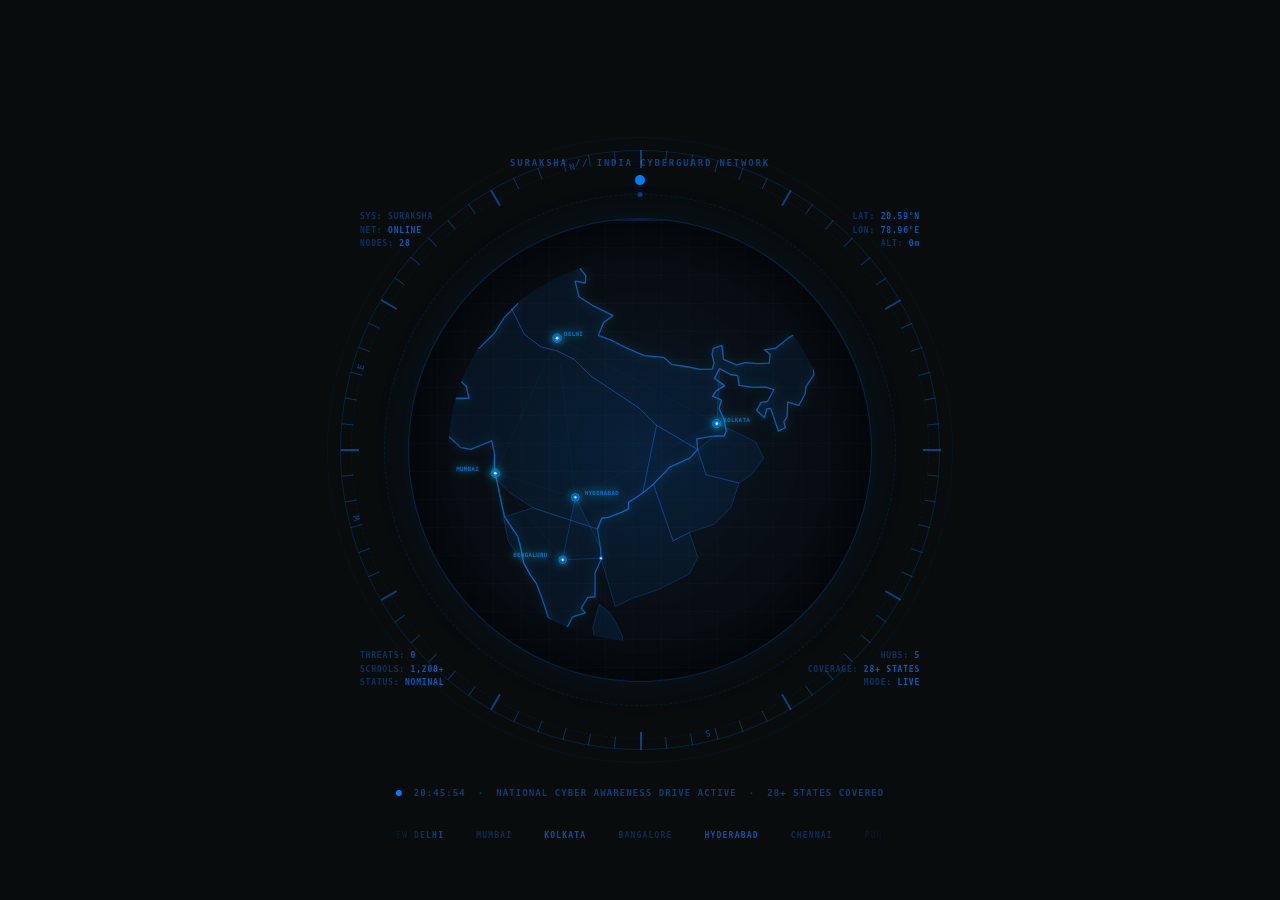
<file: india-tactical-hud.html>
<!DOCTYPE html>
<html lang="en">
<head>
  <meta charset="UTF-8">
  <meta name="viewport" content="width=device-width, initial-scale=1.0">
  <title>India Tactical HUD — Hashtag Suraksha</title>
  <style>
    * { box-sizing: border-box; margin: 0; padding: 0; }

    body {
      background: #080c0d;
      display: flex;
      align-items: center;
      justify-content: center;
      min-height: 100vh;
      font-family: 'SF Mono', 'Fira Code', monospace;
      overflow: hidden;
    }

    /* ── Keyframe Animations ───────────────────── */
    @keyframes radarPing {
      0%   { r: 5;  opacity: 0.9; }
      70%  { r: 22; opacity: 0.15; }
      100% { r: 28; opacity: 0; }
    }
    @keyframes radarPing2 {
      0%   { r: 5;  opacity: 0.5; }
      70%  { r: 36; opacity: 0.06; }
      100% { r: 42; opacity: 0; }
    }
    @keyframes orbitSpin {
      from { transform: rotate(0deg); }
      to   { transform: rotate(360deg); }
    }
    @keyframes orbitSpinReverse {
      from { transform: rotate(0deg); }
      to   { transform: rotate(-360deg); }
    }
    @keyframes outerRingPulse {
      0%, 100% { opacity: 0.15; }
      50%       { opacity: 0.28; }
    }
    @keyframes gridPulse {
      0%, 100% { opacity: 0.03; }
      50%       { opacity: 0.07; }
    }
    @keyframes scanLine {
      0%   { transform: translateY(-100%); opacity: 0; }
      8%   { opacity: 0.08; }
      92%  { opacity: 0.08; }
      100% { transform: translateY(100%);  opacity: 0; }
    }
    @keyframes dotBlink {
      0%, 100% { opacity: 1; box-shadow: 0 0 8px 2px rgba(0,122,255,0.8); }
      50%       { opacity: 0.5; box-shadow: 0 0 3px 1px rgba(0,122,255,0.3); }
    }
    @keyframes stateGlow {
      0%, 100% { filter: url(#stateGlowFilter) brightness(1); }
      50%       { filter: url(#stateGlowFilter) brightness(1.4); }
    }
    @keyframes hudFadeIn {
      from { opacity: 0; transform: scale(0.96); }
      to   { opacity: 1; transform: scale(1); }
    }
    @keyframes tickerMove {
      from { transform: translateX(0); }
      to   { transform: translateX(-50%); }
    }

    /* ── HUD Wrapper ───────────────────────────── */
    .hud-wrapper {
      position: relative;
      width: 600px;
      height: 600px;
      animation: hudFadeIn 0.8s cubic-bezier(0.16,1,0.3,1) both;
    }

    /* ── Outer radar ring ──────────────────────── */
    .outer-orbit-ring {
      position: absolute;
      inset: 0;
      border-radius: 50%;
      border: 1px solid rgba(0,122,255,0.18);
      animation: outerRingPulse 4s ease-in-out infinite;
    }
    .outer-orbit-ring::before {
      content: '';
      position: absolute;
      inset: 10px;
      border-radius: 50%;
      border: 1px dashed rgba(0,122,255,0.08);
    }
    .outer-orbit-ring::after {
      content: '';
      position: absolute;
      inset: -14px;
      border-radius: 50%;
      border: 1px solid rgba(0,122,255,0.06);
    }

    /* ── Cardinal tick marks ───────────────────── */
    .hud-ticks {
      position: absolute;
      inset: 0;
      border-radius: 50%;
    }
    .hud-tick {
      position: absolute;
      left: 50%;
      top: 0;
      width: 1px;
      height: 12px;
      background: rgba(0,122,255,0.35);
      transform-origin: 50% 300px;
    }
    .hud-tick.major {
      height: 18px;
      width: 2px;
      background: rgba(0,122,255,0.5);
    }
    .hud-tick-label {
      position: absolute;
      font-size: 9px;
      font-weight: 700;
      letter-spacing: 0.15em;
      color: rgba(0,122,255,0.4);
      transform: translateX(-50%);
    }

    /* ── Spinning orbit ring (mid) ─────────────── */
    .mid-orbit-ring {
      position: absolute;
      inset: 30px;
      border-radius: 50%;
      animation: orbitSpin 18s linear infinite;
    }
    .orbit-dot {
      position: absolute;
      top: -5px;
      left: 50%;
      transform: translateX(-50%);
      width: 10px;
      height: 10px;
      border-radius: 50%;
      background: #007aff;
      animation: dotBlink 2s ease-in-out infinite;
    }
    .orbit-dot-trail {
      position: absolute;
      top: -3px;
      left: 50%;
      transform: translateX(-50%);
      width: 6px;
      height: 6px;
      border-radius: 50%;
      background: rgba(0,122,255,0.3);
      filter: blur(4px);
    }

    /* Inner orbit ring (slower, reverse) */
    .inner-orbit-ring {
      position: absolute;
      inset: 44px;
      border-radius: 50%;
      border: 1px dashed rgba(0,122,255,0.12);
      animation: orbitSpinReverse 28s linear infinite;
    }
    .inner-orbit-pip {
      position: absolute;
      top: -3px;
      left: 50%;
      transform: translateX(-50%);
      width: 5px;
      height: 5px;
      border-radius: 50%;
      background: rgba(0,122,255,0.45);
    }

    /* ── Inner circular map display ─────────────── */
    .inner-map-display {
      position: absolute;
      inset: 68px;
      border-radius: 50%;
      background: radial-gradient(ellipse at center, rgba(10,18,26,1) 0%, rgba(6,10,14,1) 100%);
      border: 1.5px solid rgba(0,122,255,0.22);
      overflow: hidden;
      box-shadow:
        inset 0 0 60px rgba(0,0,0,0.8),
        inset 0 0 0 1px rgba(0,122,255,0.04),
        0 0 40px rgba(0,122,255,0.08);
    }

    /* Coord grid inside map */
    .map-grid {
      position: absolute;
      inset: 0;
      border-radius: 50%;
      background-image:
        linear-gradient(rgba(0,122,255,0.04) 1px, transparent 1px),
        linear-gradient(90deg, rgba(0,122,255,0.04) 1px, transparent 1px);
      background-size: 28px 28px;
      animation: gridPulse 5s ease-in-out infinite;
      pointer-events: none;
    }

    /* Scan line inside map */
    .map-scan {
      position: absolute;
      inset: 0;
      border-radius: 50%;
      overflow: hidden;
      pointer-events: none;
    }
    .map-scan::after {
      content: '';
      position: absolute;
      left: 0; right: 0;
      height: 2px;
      background: linear-gradient(90deg, transparent, rgba(0,122,255,0.2), transparent);
      animation: scanLine 6s linear infinite;
    }

    /* Ambient glow inside map */
    .map-ambient {
      position: absolute;
      inset: 20%;
      border-radius: 50%;
      background: radial-gradient(ellipse, rgba(0,122,255,0.08) 0%, transparent 70%);
      pointer-events: none;
    }

    /* ── SVG map ─────────────────────────────────── */
    .map-svg {
      position: absolute;
      inset: 0;
      width: 100%;
      height: 100%;
    }

    /* ── State region hover effects ──────────────── */
    .state-region {
      cursor: pointer;
      transition: all 0.3s ease;
    }
    .state-region:hover {
      filter: url(#stateHover);
    }
    .state-region.glowing {
      animation: stateGlow 2s ease-in-out infinite;
    }

    /* ── HUD overlay info panels ──────────────────── */
    .hud-top-label {
      position: absolute;
      top: 8px;
      left: 50%;
      transform: translateX(-50%);
      font-size: 9px;
      font-weight: 700;
      letter-spacing: 0.2em;
      color: rgba(0,122,255,0.5);
      text-transform: uppercase;
      white-space: nowrap;
    }

    .hud-status-bar {
      position: absolute;
      bottom: -48px;
      left: 50%;
      transform: translateX(-50%);
      white-space: nowrap;
      display: flex;
      align-items: center;
      gap: 12px;
      font-size: 9px;
      font-weight: 700;
      letter-spacing: 0.12em;
      color: rgba(0,122,255,0.45);
    }
    .hud-status-dot {
      width: 6px; height: 6px;
      border-radius: 50%;
      background: #007aff;
      animation: dotBlink 1.5s ease-in-out infinite;
      flex-shrink: 0;
    }

    /* Corner data readouts */
    .hud-corner {
      position: absolute;
      font-size: 8px;
      font-weight: 700;
      letter-spacing: 0.1em;
      color: rgba(0,122,255,0.35);
      line-height: 1.7;
    }
    .hud-corner.tl { top: 60px; left: 20px; text-align: left; }
    .hud-corner.tr { top: 60px; right: 20px; text-align: right; }
    .hud-corner.bl { bottom: 60px; left: 20px; text-align: left; }
    .hud-corner.br { bottom: 60px; right: 20px; text-align: right; }
    .hud-corner span { color: rgba(0,122,255,0.7); }

    /* Bracket corners on inner display */
    .map-bracket {
      position: absolute;
      width: 14px; height: 14px;
      pointer-events: none;
      z-index: 10;
    }
    .map-bracket.tl { top: 10px; left: 10px; border-top: 1.5px solid rgba(0,122,255,0.5); border-left: 1.5px solid rgba(0,122,255,0.5); }
    .map-bracket.tr { top: 10px; right: 10px; border-top: 1.5px solid rgba(0,122,255,0.5); border-right: 1.5px solid rgba(0,122,255,0.5); }
    .map-bracket.bl { bottom: 10px; left: 10px; border-bottom: 1.5px solid rgba(0,122,255,0.5); border-left: 1.5px solid rgba(0,122,255,0.5); }
    .map-bracket.br { bottom: 10px; right: 10px; border-bottom: 1.5px solid rgba(0,122,255,0.5); border-right: 1.5px solid rgba(0,122,255,0.5); }

    /* City radar ping classes */
    .cp-1  { animation: radarPing  2.2s ease-out infinite; animation-delay: 0s; }
    .cp-2  { animation: radarPing  2.2s ease-out infinite; animation-delay: 0.7s; }
    .cp-3  { animation: radarPing  2.2s ease-out infinite; animation-delay: 1.4s; }
    .cp-4  { animation: radarPing  2.2s ease-out infinite; animation-delay: 2.1s; }
    .cp-5  { animation: radarPing  2.2s ease-out infinite; animation-delay: 0.35s; }
    .cp2-1 { animation: radarPing2 2.8s ease-out infinite; animation-delay: 0.4s; }
    .cp2-2 { animation: radarPing2 2.8s ease-out infinite; animation-delay: 1.1s; }
    .cp2-3 { animation: radarPing2 2.8s ease-out infinite; animation-delay: 1.8s; }
    .cp2-4 { animation: radarPing2 2.8s ease-out infinite; animation-delay: 2.5s; }
    .cp2-5 { animation: radarPing2 2.8s ease-out infinite; animation-delay: 0.75s; }

    /* Tooltip */
    .state-tooltip {
      position: absolute;
      bottom: 14px;
      left: 50%;
      transform: translateX(-50%);
      background: rgba(8,12,14,0.92);
      border: 1px solid rgba(0,122,255,0.3);
      border-radius: 6px;
      padding: 5px 12px;
      font-size: 9px;
      font-weight: 700;
      letter-spacing: 0.12em;
      color: rgba(0,122,255,0.9);
      white-space: nowrap;
      opacity: 0;
      transition: opacity 0.2s ease;
      pointer-events: none;
      z-index: 30;
      text-transform: uppercase;
    }
    .state-tooltip.visible { opacity: 1; }

    /* Bottom ticker */
    .hud-ticker {
      position: absolute;
      bottom: -90px;
      left: 50%;
      transform: translateX(-50%);
      width: 500px;
      overflow: hidden;
      mask-image: linear-gradient(90deg, transparent, #000 12%, #000 88%, transparent);
      -webkit-mask-image: linear-gradient(90deg, transparent, #000 12%, #000 88%, transparent);
    }
    .hud-ticker-tape {
      display: flex;
      gap: 32px;
      white-space: nowrap;
      animation: tickerMove 20s linear infinite;
      width: max-content;
    }
    .hud-ticker-tape span {
      font-size: 8px;
      font-weight: 700;
      letter-spacing: 0.15em;
      text-transform: uppercase;
      color: rgba(0,122,255,0.3);
    }
    .hud-ticker-tape span.hi { color: rgba(0,122,255,0.65); }
  </style>
</head>
<body>

<div class="hud-wrapper">

  <!-- Outer decorative ring -->
  <div class="outer-orbit-ring"></div>

  <!-- Cardinal tick marks -->
  <div class="hud-ticks" id="hudTicks"></div>

  <!-- Corner data readouts -->
  <div class="hud-corner tl">
    SYS: SURAKSHA<br>
    NET: <span>ONLINE</span><br>
    NODES: <span>28</span>
  </div>
  <div class="hud-corner tr">
    LAT: <span>20.59°N</span><br>
    LON: <span>78.96°E</span><br>
    ALT: <span>0m</span>
  </div>
  <div class="hud-corner bl">
    THREATS: <span>0</span><br>
    SCHOOLS: <span>1,200+</span><br>
    STATUS: <span>NOMINAL</span>
  </div>
  <div class="hud-corner br">
    HUBS: <span>5</span><br>
    COVERAGE: <span>28+ STATES</span><br>
    MODE: <span>LIVE</span>
  </div>

  <!-- Spinning mid orbit ring -->
  <div class="mid-orbit-ring">
    <div class="orbit-dot-trail"></div>
    <div class="orbit-dot"></div>
  </div>

  <!-- Inner slower reverse ring -->
  <div class="inner-orbit-ring">
    <div class="inner-orbit-pip"></div>
  </div>

  <!-- Inner circular map display -->
  <div class="inner-map-display">
    <div class="map-grid"></div>
    <div class="map-scan"></div>
    <div class="map-ambient"></div>

    <!-- Bracket corners -->
    <div class="map-bracket tl"></div>
    <div class="map-bracket tr"></div>
    <div class="map-bracket bl"></div>
    <div class="map-bracket br"></div>

    <!-- Tooltip (JS-controlled) -->
    <div class="state-tooltip" id="stateTooltip"></div>

    <!-- India SVG Map -->
    <svg class="map-svg" viewBox="30 30 500 560" fill="none" xmlns="http://www.w3.org/2000/svg" preserveAspectRatio="xMidYMid meet">
      <defs>
        <!-- Outer glow for India outline -->
        <filter id="indiaOutlineGlow" x="-20%" y="-20%" width="140%" height="140%">
          <feGaussianBlur stdDeviation="6" result="blur"/>
          <feColorMatrix in="blur" type="matrix"
            values="0 0 0 0 0   0 0.478 0 0 1   0 0 0 0 1   0 0 0 0.4 0" result="cb"/>
          <feMerge><feMergeNode in="cb"/><feMergeNode in="SourceGraphic"/></feMerge>
        </filter>
        <!-- Hover glow for state regions -->
        <filter id="stateHover" x="-30%" y="-30%" width="160%" height="160%">
          <feGaussianBlur stdDeviation="8" result="blur"/>
          <feColorMatrix in="blur" type="matrix"
            values="0 0 0 0 0   0 0.478 0 0 1   0 0 0 0 1   0 0 0 0.7 0" result="cb"/>
          <feMerge><feMergeNode in="cb"/><feMergeNode in="SourceGraphic"/></feMerge>
        </filter>
        <!-- City glow -->
        <filter id="cityGlow" x="-200%" y="-200%" width="500%" height="500%">
          <feGaussianBlur stdDeviation="5" result="blur"/>
          <feColorMatrix in="blur" type="matrix"
            values="0 0 0 0 0   0 0.478 0 0 1   0 0 0 0 1   0 0 0 0.8 0" result="cb"/>
          <feMerge><feMergeNode in="cb"/><feMergeNode in="SourceGraphic"/></feMerge>
        </filter>
        <!-- Clip to circle -->
        <clipPath id="circleClip">
          <circle cx="280" cy="310" r="232"/>
        </clipPath>
      </defs>

      <g clip-path="url(#circleClip)">

        <!-- Sri Lanka -->
        <path d="M 259.0,536.6 L 256.4,554.5 L 249.1,559.4 L 234.0,563.4 L 225.8,549.7 L 222.7,525.0 L 230.6,497.1 L 242.5,506.6 L 250.6,518.7 Z"
          fill="rgba(0,122,255,0.10)" stroke="rgba(0,122,255,0.4)" stroke-width="0.7"/>

        <!-- ═══ STATE REGIONS — glowing on hover ═══ -->

        <!-- North India (J&K, HP, Punjab, Haryana, UP, Uttarakhand) -->
        <path class="state-region" data-region="North India"
          fill="rgba(0,122,255,0.07)" stroke="rgba(0,122,255,0.35)" stroke-width="1"
          d="M 119.7,76.1 L 128.2,68.7 L 154.5,72.9 L 173.8,70.3 L 190.5,55.9
             L 209.1,76.0 L 207.4,90.0 L 214.3,98.8 L 213.7,107.6 L 201.3,105.3
             L 206.1,124.3 L 223.2,135.1 L 247.3,147.2 L 236.3,155.0 L 229.5,171.0
             L 246.3,177.5 L 262.7,186.0 L 285.3,195.6 L 309.0,197.8
             L 319.0,206.6 L 332.4,208.2 L 353.3,212.2 L 367.7,211.9 L 369.7,205.1
             L 367.4,194.2 L 368.8,186.8 L 379.3,183.2 L 380.8,196.7 L 381.2,200.2
             L 396.9,206.7 L 407.8,204.0 L 422.4,205.2 L 436.6,204.7 L 437.8,194.1
             L 430.7,188.6 L 444.7,186.5 L 460.5,173.7 L 480.5,162.7 L 495.0,167.0
             L 507.4,159.7 L 515.5,170.4 L 509.6,177.6 L 528.3,180.2 L 529.6,186.7
             L 523.6,189.9 L 525.0,200.4 L 512.6,197.3 L 490.2,209.2 L 490.7,219.0
             L 481.1,233.5 L 480.2,241.8 L 472.5,256.0 L 459.0,252.1 L 458.3,269.9
             L 454.4,275.7 L 456.2,283.0 L 447.7,287.1 L 438.5,259.8 L 433.7,259.9
             L 430.9,270.9 L 421.4,262.0 L 426.8,252.2 L 434.5,251.2 L 442.5,236.7
             L 432.5,233.7 L 416.5,234.0 L 400.0,231.6 L 398.4,219.7 L 390.2,218.8
             L 376.4,211.4 L 370.3,223.0 L 382.8,232.1 L 372.0,238.6 L 368.1,244.8
             L 378.8,249.4 L 375.8,259.8 L 381.9,272.7 L 384.6,286.9 L 382.1,293.1
             L 370.3,292.9 L 348.9,296.5 L 349.9,309.4
             L 300,280 L 280,260 L 250,240 L 220,220 L 200,200
             L 180,190 L 160,185 L 140,170 L 130,150 L 120,130
             L 110,110 L 112,90 L 119.7,76.1 Z"/>

        <!-- Northeast India (WB, Sikkim, Assam, NE states) -->
        <path class="state-region" data-region="Northeast India"
          fill="rgba(0,122,255,0.07)" stroke="rgba(0,122,255,0.3)" stroke-width="1"
          d="M 349.9,309.4 L 370.3,292.9 L 382.1,293.1 L 384.6,286.9
             L 381.9,272.7 L 375.8,259.8 L 378.8,249.4 L 368.1,244.8
             L 372.0,238.6 L 382.8,232.1 L 370.3,223.0 L 376.4,211.4
             L 373.1,278.0 L 400,290 L 420,300 L 430,320 L 415,340
             L 400,350 L 380,345 L 360,340 L 349.9,309.4 Z"/>

        <!-- West India (Rajasthan, Gujarat) -->
        <path class="state-region" data-region="West India"
          fill="rgba(0,122,255,0.07)" stroke="rgba(0,122,255,0.3)" stroke-width="1"
          d="M 119.7,76.1 L 112,90 L 110,110 L 120,130 L 130,150 L 140,170
             L 160,185 L 180,190 L 200,200 L 220,220 L 250,240 L 280,260
             L 300,280 L 283.3,362.2 L 266.0,373.5 L 266.0,381.4
             L 257.3,385.6 L 241.7,391.8 L 233.6,392.7 L 228.4,405.8
             L 150,380 L 120,360 L 100,340 L 103.6,315.0 L 100.3,298.9
             L 75.0,309.2 L 62.8,307.1 L 40.2,286.3 L 48.5,280.1
             L 43.4,273.3 L 23.1,258.7 L 34.6,247.3 L 72.7,247.3
             L 69.3,232.6 L 59.6,223.8 L 57.6,210.6 L 46.2,202.9
             L 65.4,184.9 L 85.5,186.2 L 103.6,168.2 L 114.5,150.7
             L 131.3,133.5 L 131.0,121.2 L 145.8,111.3 L 131.8,102.8
             L 125.8,91.2 L 119.7,76.1 Z"/>

        <!-- Central India (MP, Chhattisgarh, Jharkhand, Odisha) -->
        <path class="state-region" data-region="Central India"
          fill="rgba(0,122,255,0.07)" stroke="rgba(0,122,255,0.3)" stroke-width="1"
          d="M 300,280 L 349.9,309.4 L 340.7,319.6 L 315.7,331.1
             L 296.3,351.4 L 283.3,362.2 L 300,280 Z"/>

        <!-- East India coast (Odisha coast) -->
        <path class="state-region" data-region="East India"
          fill="rgba(0,122,255,0.07)" stroke="rgba(0,122,255,0.3)" stroke-width="1"
          d="M 315.7,331.1 L 340.7,319.6 L 349.9,309.4 L 360,340
             L 380,345 L 400,350 L 390,380 L 370,400
             L 340,410 L 320,420 L 296.3,351.4 L 315.7,331.1 Z"/>

        <!-- South India (Karnataka, Kerala, Tamil Nadu) -->
        <path class="state-region" data-region="South India"
          fill="rgba(0,122,255,0.07)" stroke="rgba(0,122,255,0.3)" stroke-width="1"
          d="M 201.7,367.4 L 232.0,428.1 L 233.0,442.4 L 225.6,458.7
             L 225.5,487.9 L 216.6,488.8 L 208.7,501.9 L 214.0,507.5
             L 198.2,512.4 L 192.3,524.1 L 185.4,529.0 L 168.9,513.0
             L 160.9,488.9 L 154.3,471.6 L 148.2,463.4 L 139.0,446.9
             L 134.7,425.4 L 131.7,414.7 L 115.9,391.1 L 150,380
             L 228.4,405.8 L 233.6,392.7 L 241.7,391.8 L 257.3,385.6
             L 266.0,381.4 L 266.0,373.5 L 283.3,362.2 L 296.3,351.4
             L 320,420 L 340,410 L 350,440 L 340,460
             L 300,480 L 270,490 L 250,500 L 232.7,441.1
             L 186.2,443.0 L 201.7,367.4 Z"/>

        <!-- Deccan / Peninsular (Maharashtra, Telangana, AP) -->
        <path class="state-region" data-region="Deccan Plateau"
          fill="rgba(0,122,255,0.07)" stroke="rgba(0,122,255,0.3)" stroke-width="1"
          d="M 103.6,335.8 L 108.7,357.8 L 115.9,391.1 L 131.7,414.7
             L 134.7,425.4 L 139.0,446.9 L 148.2,463.4 L 154.3,471.6
             L 140,450 L 120,420 L 104.6,338.2 L 103.6,315.0
             L 103.6,335.8 Z"/>

        <!-- India main outer outline (glow effect, on top) -->
        <path filter="url(#indiaOutlineGlow)"
          fill="none"
          stroke="rgba(0,122,255,0.55)" stroke-width="1.6" stroke-linejoin="round"
          d="M 528.3,180.2 L 529.6,186.7 L 523.6,189.9 L 525.0,200.4 L 512.6,197.3
             L 490.2,209.2 L 490.7,219.0 L 481.1,233.5 L 480.2,241.8 L 472.5,256.0
             L 459.0,252.1 L 458.3,269.9 L 454.4,275.7 L 456.2,283.0 L 447.7,287.1
             L 438.5,259.8 L 433.7,259.9 L 430.9,270.9 L 421.4,262.0 L 426.8,252.2
             L 434.5,251.2 L 442.5,236.7 L 432.5,233.7 L 416.5,234.0 L 400.0,231.6
             L 398.4,219.7 L 390.2,218.8 L 376.4,211.4 L 370.3,223.0 L 382.8,232.1
             L 372.0,238.6 L 368.1,244.8 L 378.8,249.4 L 375.8,259.8 L 381.9,272.7
             L 384.6,286.9 L 382.1,293.1 L 370.3,292.9 L 348.9,296.5 L 349.9,309.4
             L 340.7,319.6 L 315.7,331.1 L 296.3,351.4 L 283.3,362.2 L 266.0,373.5
             L 266.0,381.4 L 257.3,385.6 L 241.7,391.8 L 233.6,392.7 L 228.4,405.8
             L 232.0,428.1 L 233.0,442.4 L 225.6,458.7 L 225.5,487.9 L 216.6,488.8
             L 208.7,501.9 L 214.0,507.5 L 198.2,512.4 L 192.3,524.1 L 185.4,529.0
             L 168.9,513.0 L 160.9,488.9 L 154.3,471.6 L 148.2,463.4 L 139.0,446.9
             L 134.7,425.4 L 131.7,414.7 L 115.9,391.1 L 108.7,357.8 L 103.6,335.8
             L 103.6,315.0 L 100.3,298.9 L 75.0,309.2 L 62.8,307.1 L 40.2,286.3
             L 48.5,280.1 L 43.4,273.3 L 23.1,258.7 L 34.6,247.3 L 72.7,247.3
             L 69.3,232.6 L 59.6,223.8 L 57.6,210.6 L 46.2,202.9 L 65.4,184.9
             L 85.5,186.2 L 103.6,168.2 L 114.5,150.7 L 131.3,133.5 L 131.0,121.2
             L 145.8,111.3 L 131.8,102.8 L 125.8,91.2 L 119.7,76.1 L 128.2,68.7
             L 154.5,72.9 L 173.8,70.3 L 190.5,55.9 L 209.1,76.0 L 207.4,90.0
             L 214.3,98.8 L 213.7,107.6 L 201.3,105.3 L 206.1,124.3 L 223.2,135.1
             L 247.3,147.2 L 236.3,155.0 L 229.5,171.0 L 246.3,177.5 L 262.7,186.0
             L 285.3,195.6 L 309.0,197.8 L 319.0,206.6 L 332.4,208.2 L 353.3,212.2
             L 367.7,211.9 L 369.7,205.1 L 367.4,194.2 L 368.8,186.8 L 379.3,183.2
             L 380.8,196.7 L 381.2,200.2 L 396.9,206.7 L 407.8,204.0 L 422.4,205.2
             L 436.6,204.7 L 437.8,194.1 L 430.7,188.6 L 444.7,186.5 L 460.5,173.7
             L 480.5,162.7 L 495.0,167.0 L 507.4,159.7 L 515.5,170.4 L 509.6,177.6
             L 528.3,180.2 Z"/>

        <!-- Network lines between cities -->
        <g stroke="rgba(0,122,255,0.1)" stroke-width="0.7" fill="none">
          <line x1="179.5" y1="174.4" x2="104.6" y2="338.2"/>
          <line x1="179.5" y1="174.4" x2="373.1" y2="278.0"/>
          <line x1="179.5" y1="174.4" x2="201.7" y2="367.4"/>
          <line x1="104.6" y1="338.2" x2="186.2" y2="443.0"/>
          <line x1="104.6" y1="338.2" x2="201.7" y2="367.4"/>
          <line x1="201.7" y1="367.4" x2="186.2" y2="443.0"/>
          <line x1="373.1" y1="278.0" x2="201.7" y2="367.4"/>
        </g>

        <!-- Tropic of Cancer -->
        <line x1="30" y1="305" x2="540" y2="305" stroke="rgba(0,122,255,0.05)" stroke-width="0.6" stroke-dasharray="5 8"/>
        <text x="38" y="300" fill="rgba(0,122,255,0.15)" font-size="6" letter-spacing="0.06em" font-family="monospace">23.5°N</text>

        <!-- City Radar Pings -->
        <!-- NEW DELHI -->
        <g filter="url(#cityGlow)">
          <circle class="cp2-1" cx="179.5" cy="174.4" r="5" fill="none" stroke="#007aff" stroke-width="0.6" opacity="0.5"/>
          <circle class="cp-1"  cx="179.5" cy="174.4" r="5" fill="none" stroke="#007aff" stroke-width="1.2" opacity="0.9"/>
          <circle cx="179.5" cy="174.4" r="3.5" fill="#007aff"/>
          <circle cx="179.5" cy="174.4" r="1.6" fill="rgba(255,255,255,0.9)"/>
          <text x="188" y="172" fill="rgba(0,122,255,0.75)" font-size="7" font-weight="700" letter-spacing="0.06em" font-family="monospace">DELHI</text>
        </g>

        <!-- MUMBAI -->
        <g filter="url(#cityGlow)">
          <circle class="cp2-2" cx="104.6" cy="338.2" r="5" fill="none" stroke="#007aff" stroke-width="0.6" opacity="0.5"/>
          <circle class="cp-2"  cx="104.6" cy="338.2" r="5" fill="none" stroke="#007aff" stroke-width="1.2" opacity="0.9"/>
          <circle cx="104.6" cy="338.2" r="3.5" fill="#007aff"/>
          <circle cx="104.6" cy="338.2" r="1.6" fill="rgba(255,255,255,0.9)"/>
          <text x="85" y="335" fill="rgba(0,122,255,0.75)" font-size="7" font-weight="700" letter-spacing="0.06em" font-family="monospace" text-anchor="end">MUMBAI</text>
        </g>

        <!-- KOLKATA -->
        <g filter="url(#cityGlow)">
          <circle class="cp2-3" cx="373.1" cy="278.0" r="5" fill="none" stroke="#007aff" stroke-width="0.6" opacity="0.5"/>
          <circle class="cp-3"  cx="373.1" cy="278.0" r="5" fill="none" stroke="#007aff" stroke-width="1.2" opacity="0.9"/>
          <circle cx="373.1" cy="278.0" r="3.5" fill="#007aff"/>
          <circle cx="373.1" cy="278.0" r="1.6" fill="rgba(255,255,255,0.9)"/>
          <text x="381" y="276" fill="rgba(0,122,255,0.75)" font-size="7" font-weight="700" letter-spacing="0.06em" font-family="monospace">KOLKATA</text>
        </g>

        <!-- BANGALORE -->
        <g filter="url(#cityGlow)">
          <circle class="cp2-4" cx="186.2" cy="443.0" r="4.5" fill="none" stroke="#007aff" stroke-width="0.6" opacity="0.5"/>
          <circle class="cp-4"  cx="186.2" cy="443.0" r="4.5" fill="none" stroke="#007aff" stroke-width="1.2" opacity="0.9"/>
          <circle cx="186.2" cy="443.0" r="3" fill="#007aff"/>
          <circle cx="186.2" cy="443.0" r="1.4" fill="rgba(255,255,255,0.9)"/>
          <text x="168" y="440" fill="rgba(0,122,255,0.75)" font-size="7" font-weight="700" letter-spacing="0.06em" font-family="monospace" text-anchor="end">BENGALURU</text>
        </g>

        <!-- HYDERABAD -->
        <g filter="url(#cityGlow)">
          <circle class="cp2-5" cx="201.7" cy="367.4" r="4.5" fill="none" stroke="#007aff" stroke-width="0.6" opacity="0.5"/>
          <circle class="cp-5"  cx="201.7" cy="367.4" r="4.5" fill="none" stroke="#007aff" stroke-width="1.2" opacity="0.9"/>
          <circle cx="201.7" cy="367.4" r="3" fill="#007aff"/>
          <circle cx="201.7" cy="367.4" r="1.4" fill="rgba(255,255,255,0.9)"/>
          <text x="213" y="365" fill="rgba(0,122,255,0.75)" font-size="7" font-weight="700" letter-spacing="0.06em" font-family="monospace">HYDERABAD</text>
        </g>

        <!-- CHENNAI -->
        <circle cx="232.7" cy="441.1" r="2.5" fill="#007aff" opacity="0.75"/>
        <circle cx="232.7" cy="441.1" r="1.2" fill="rgba(255,255,255,0.8)"/>

        <!-- Range rings (faint) -->
        <circle cx="280" cy="310" r="100" stroke="rgba(0,122,255,0.04)" stroke-width="0.7" fill="none" stroke-dasharray="3 7"/>
        <circle cx="280" cy="310" r="180" stroke="rgba(0,122,255,0.03)" stroke-width="0.5" fill="none" stroke-dasharray="2 9"/>

      </g><!-- end clip -->
    </svg>
  </div><!-- inner-map-display -->

  <!-- Top label -->
  <div class="hud-top-label">SURAKSHA // INDIA CYBERGUARD NETWORK</div>

  <!-- Status bar -->
  <div class="hud-status-bar">
    <div class="hud-status-dot"></div>
    <span id="hudClock">00:00:00</span>
    <span>·</span>
    <span id="hudMsg">NATIONAL CYBER AWARENESS DRIVE ACTIVE</span>
    <span>·</span>
    <span>28+ STATES COVERED</span>
  </div>

  <!-- Bottom ticker -->
  <div class="hud-ticker">
    <div class="hud-ticker-tape">
      <span class="hi">NEW DELHI</span><span>MUMBAI</span><span class="hi">KOLKATA</span>
      <span>BANGALORE</span><span class="hi">HYDERABAD</span><span>CHENNAI</span>
      <span>PUNE</span><span>AHMEDABAD</span><span>JAIPUR</span><span class="hi">LUCKNOW</span>
      <span>PATNA</span><span>BHOPAL</span><span>CHANDIGARH</span><span class="hi">KOCHI</span>
      <span>NEW DELHI</span><span>MUMBAI</span><span class="hi">KOLKATA</span>
      <span>BANGALORE</span><span class="hi">HYDERABAD</span><span>CHENNAI</span>
      <span>PUNE</span><span>AHMEDABAD</span><span>JAIPUR</span><span class="hi">LUCKNOW</span>
      <span>PATNA</span><span>BHOPAL</span><span>CHANDIGARH</span><span class="hi">KOCHI</span>
    </div>
  </div>

</div><!-- hud-wrapper -->

<script>
  // ── Tick marks ────────────────────────────────
  (function() {
    var container = document.getElementById('hudTicks');
    for (var i = 0; i < 72; i++) {
      var tick = document.createElement('div');
      tick.className = 'hud-tick' + (i % 6 === 0 ? ' major' : '');
      tick.style.transform = 'rotate(' + (i * 5) + 'deg)';
      container.appendChild(tick);
    }
    // Cardinal labels
    var labels = [['N', -14], ['E', 286], ['S', 166], ['W', -104]];
    labels.forEach(function(l) {
      var el = document.createElement('div');
      el.className = 'hud-tick-label';
      el.textContent = l[0];
      el.style.top = '4px';
      el.style.left = '50%';
      el.style.transformOrigin = '0 296px';
      el.style.transform = 'rotate(' + l[1] + 'deg) translateY(0)';
      container.appendChild(el);
    });
  })();

  // ── Live Clock ───────────────────────────────
  function updateClock() {
    var now = new Date();
    var t = [now.getHours(), now.getMinutes(), now.getSeconds()]
      .map(function(n) { return String(n).padStart(2,'0'); }).join(':');
    document.getElementById('hudClock').textContent = t;
  }
  updateClock();
  setInterval(updateClock, 1000);

  // ── Badge message rotation ───────────────────
  var msgs = [
    'NATIONAL CYBER AWARENESS DRIVE ACTIVE',
    'TRAINING SESSION · MUMBAI HUB',
    'LIVE WORKSHOP · NEW DELHI',
    'CASK SESSION · BANGALORE SCHOOLS',
    'ALERT MONITOR · KOLKATA NODE',
    'AWARENESS CAMPAIGN · HYDERABAD',
  ];
  var msgIdx = 0;
  var msgEl = document.getElementById('hudMsg');
  setInterval(function() {
    msgIdx = (msgIdx + 1) % msgs.length;
    msgEl.style.opacity = '0';
    msgEl.style.transition = 'opacity 0.3s';
    setTimeout(function() {
      msgEl.textContent = msgs[msgIdx];
      msgEl.style.opacity = '1';
    }, 320);
  }, 4000);

  // ── State region hover tooltips ──────────────
  var tooltip = document.getElementById('stateTooltip');
  var regions = document.querySelectorAll('.state-region');
  regions.forEach(function(r) {
    r.addEventListener('mouseenter', function() {
      tooltip.textContent = r.getAttribute('data-region').toUpperCase();
      tooltip.classList.add('visible');
    });
    r.addEventListener('mouseleave', function() {
      tooltip.classList.remove('visible');
    });
  });

  // ── Continuous state glow cycling ────────────
  // Randomly pulse each region to create the "all states glowing" feel
  regions.forEach(function(r, i) {
    (function pulse() {
      var delay = Math.random() * 3000 + 1000;
      setTimeout(function() {
        r.style.transition = 'fill 0.6s ease';
        r.style.fill = 'rgba(0,122,255,0.18)';
        r.style.stroke = 'rgba(0,122,255,0.6)';
        setTimeout(function() {
          r.style.fill = 'rgba(0,122,255,0.07)';
          r.style.stroke = 'rgba(0,122,255,' + (0.25 + i * 0.02) + ')';
          setTimeout(pulse, Math.random() * 4000 + 2000);
        }, 600 + Math.random() * 400);
      }, delay + i * 300);
    })();
  });
</script>
</body>
</html>
</file>
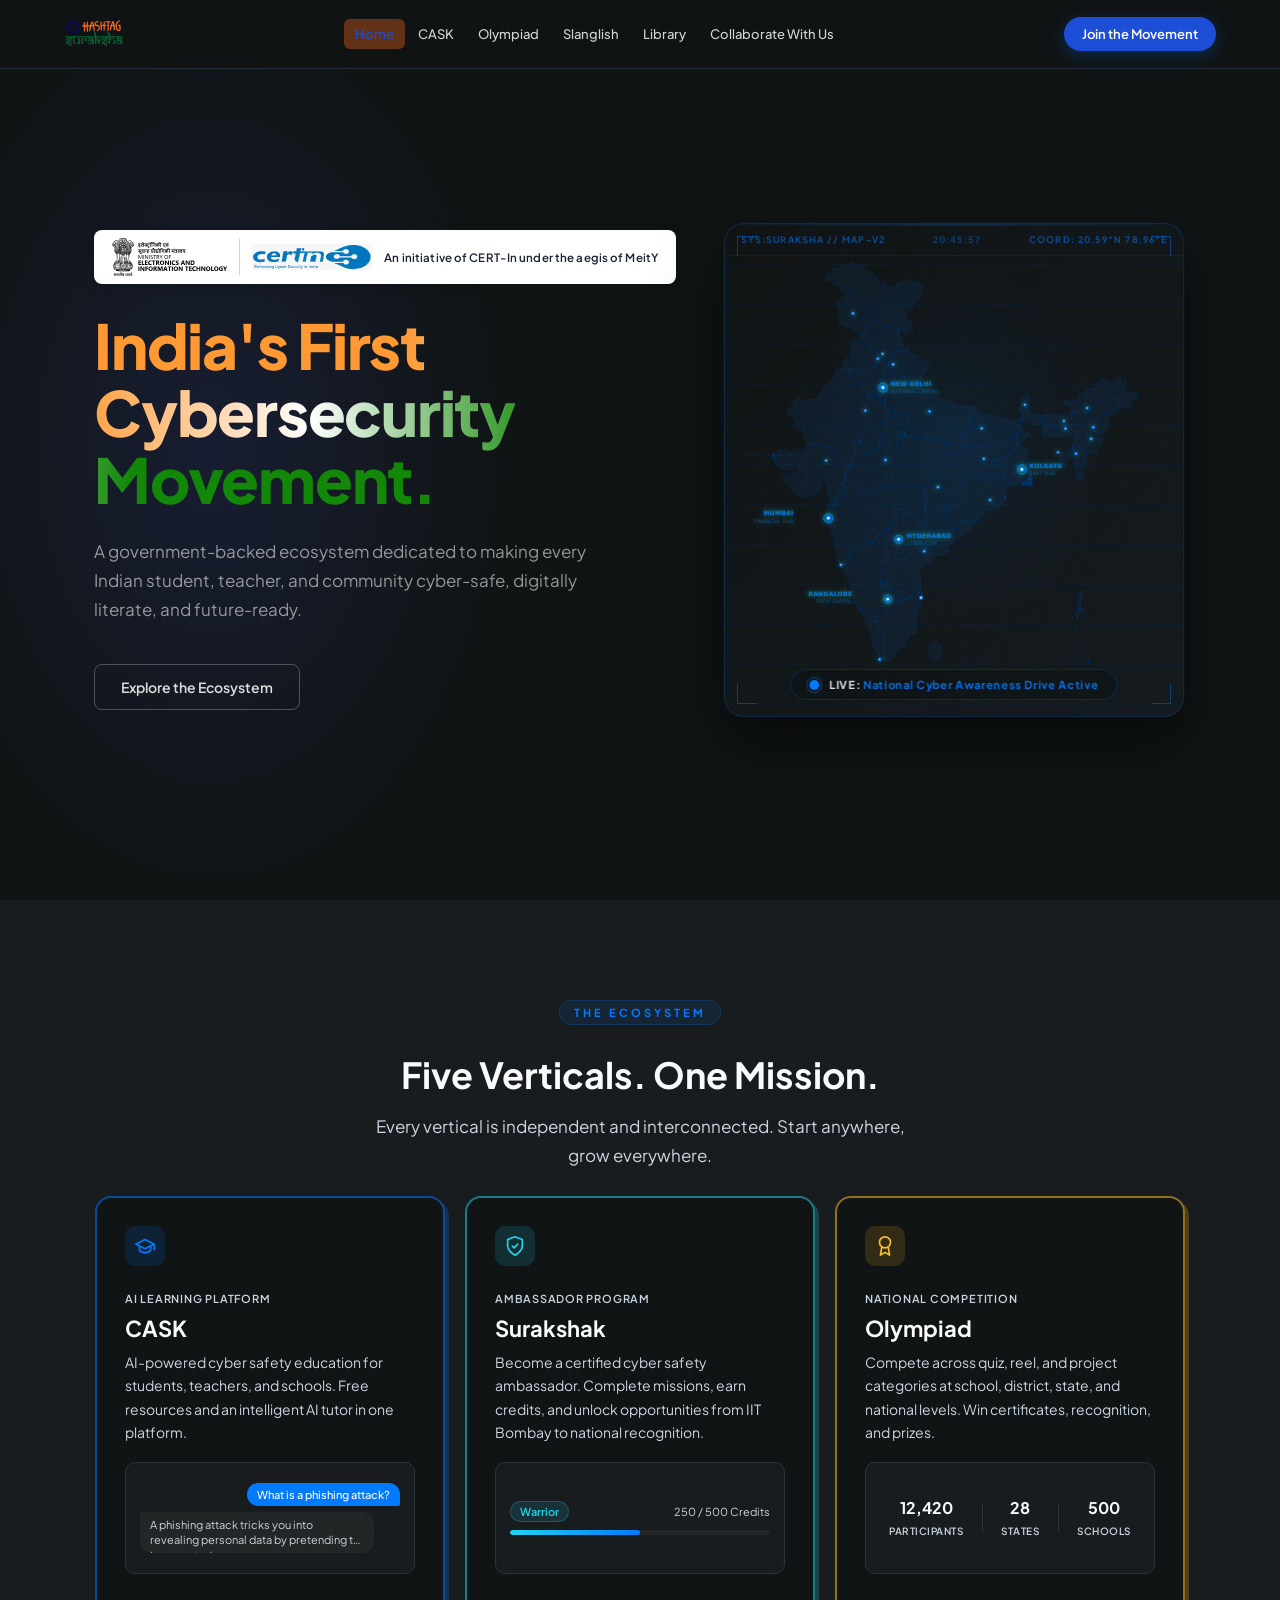
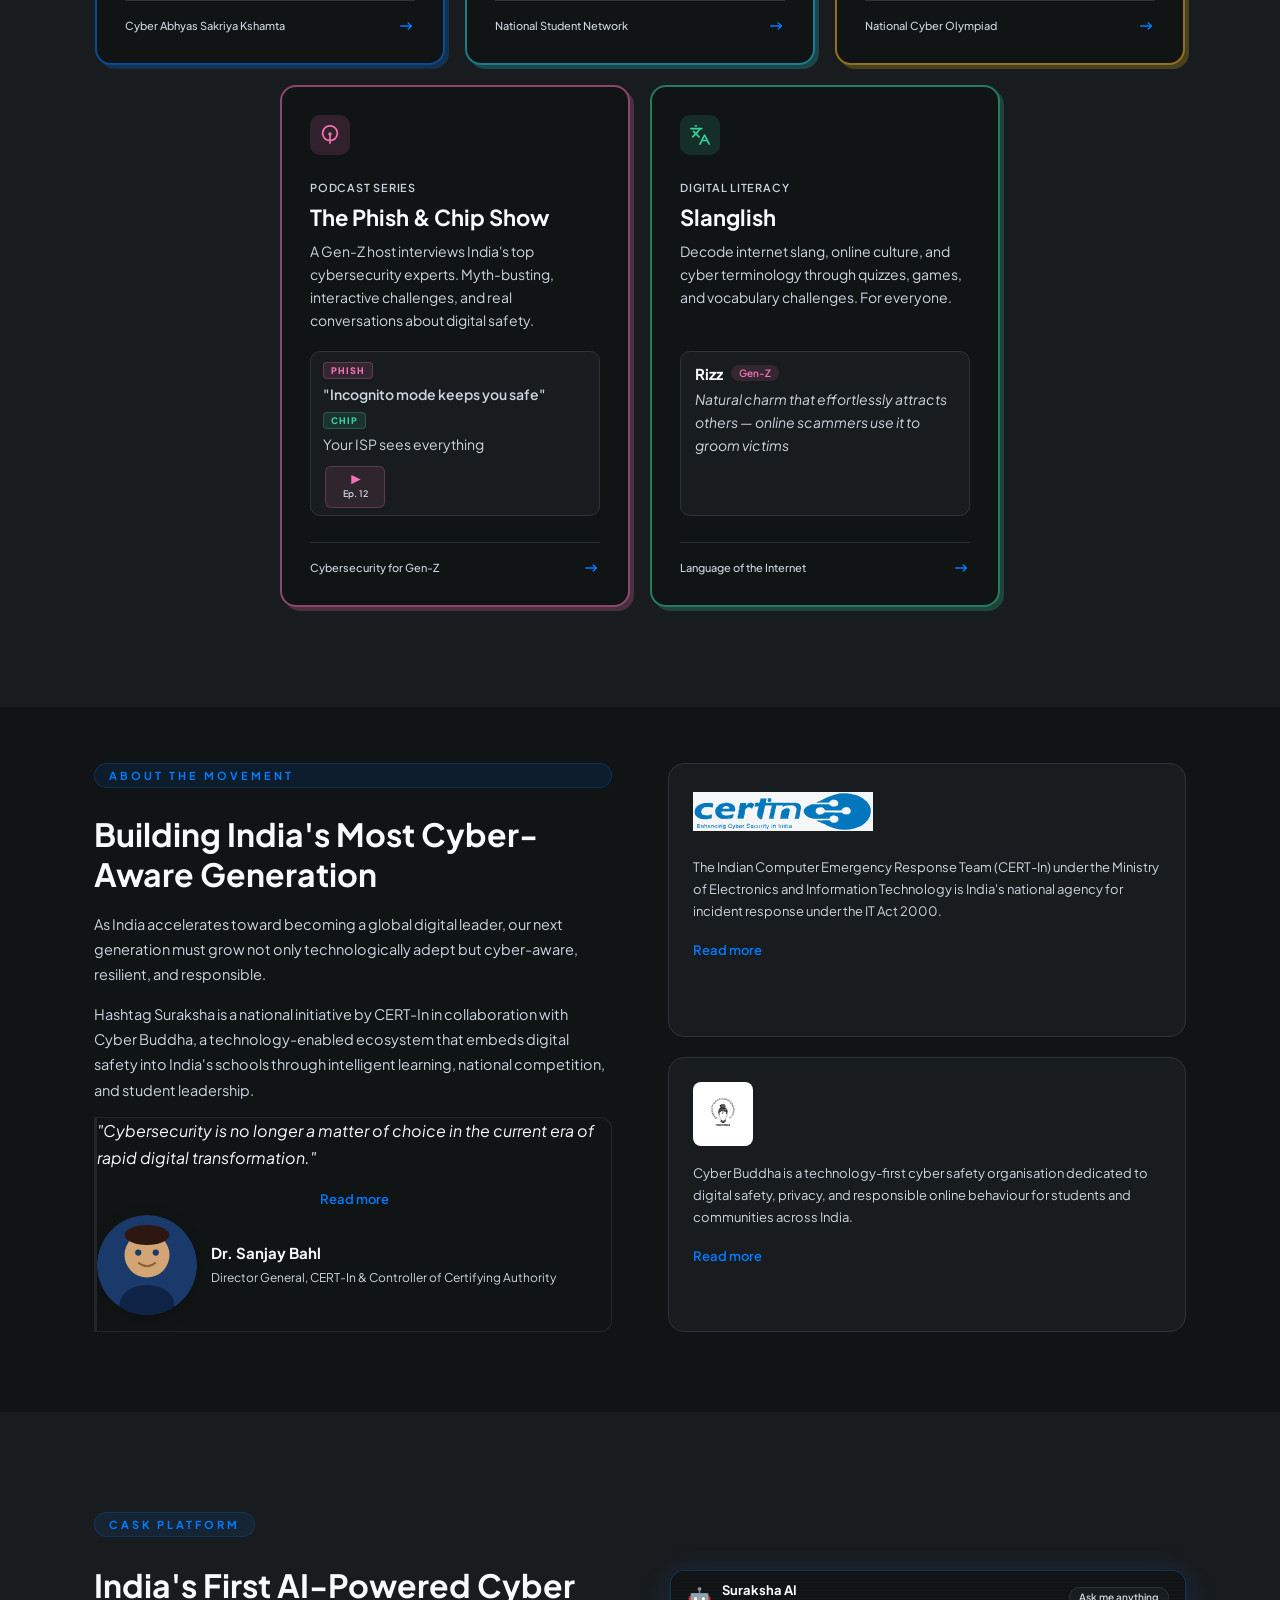
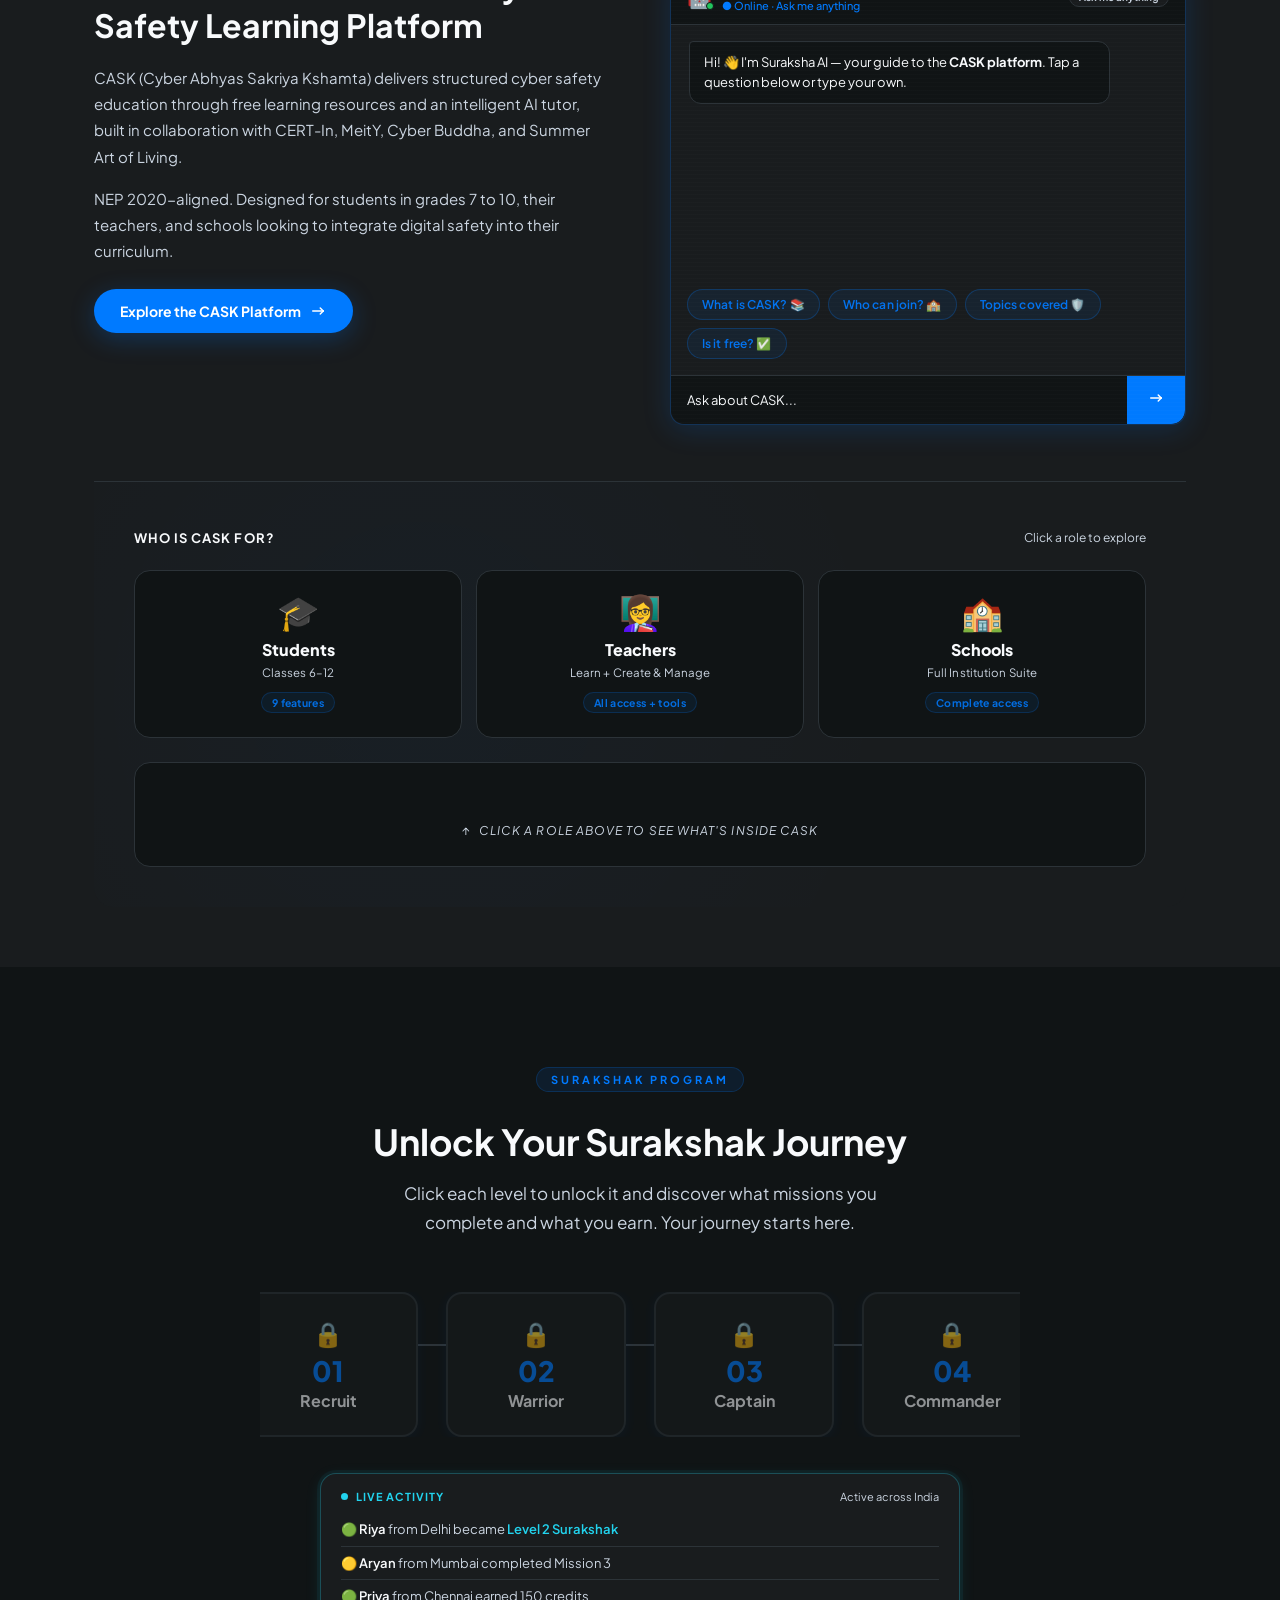
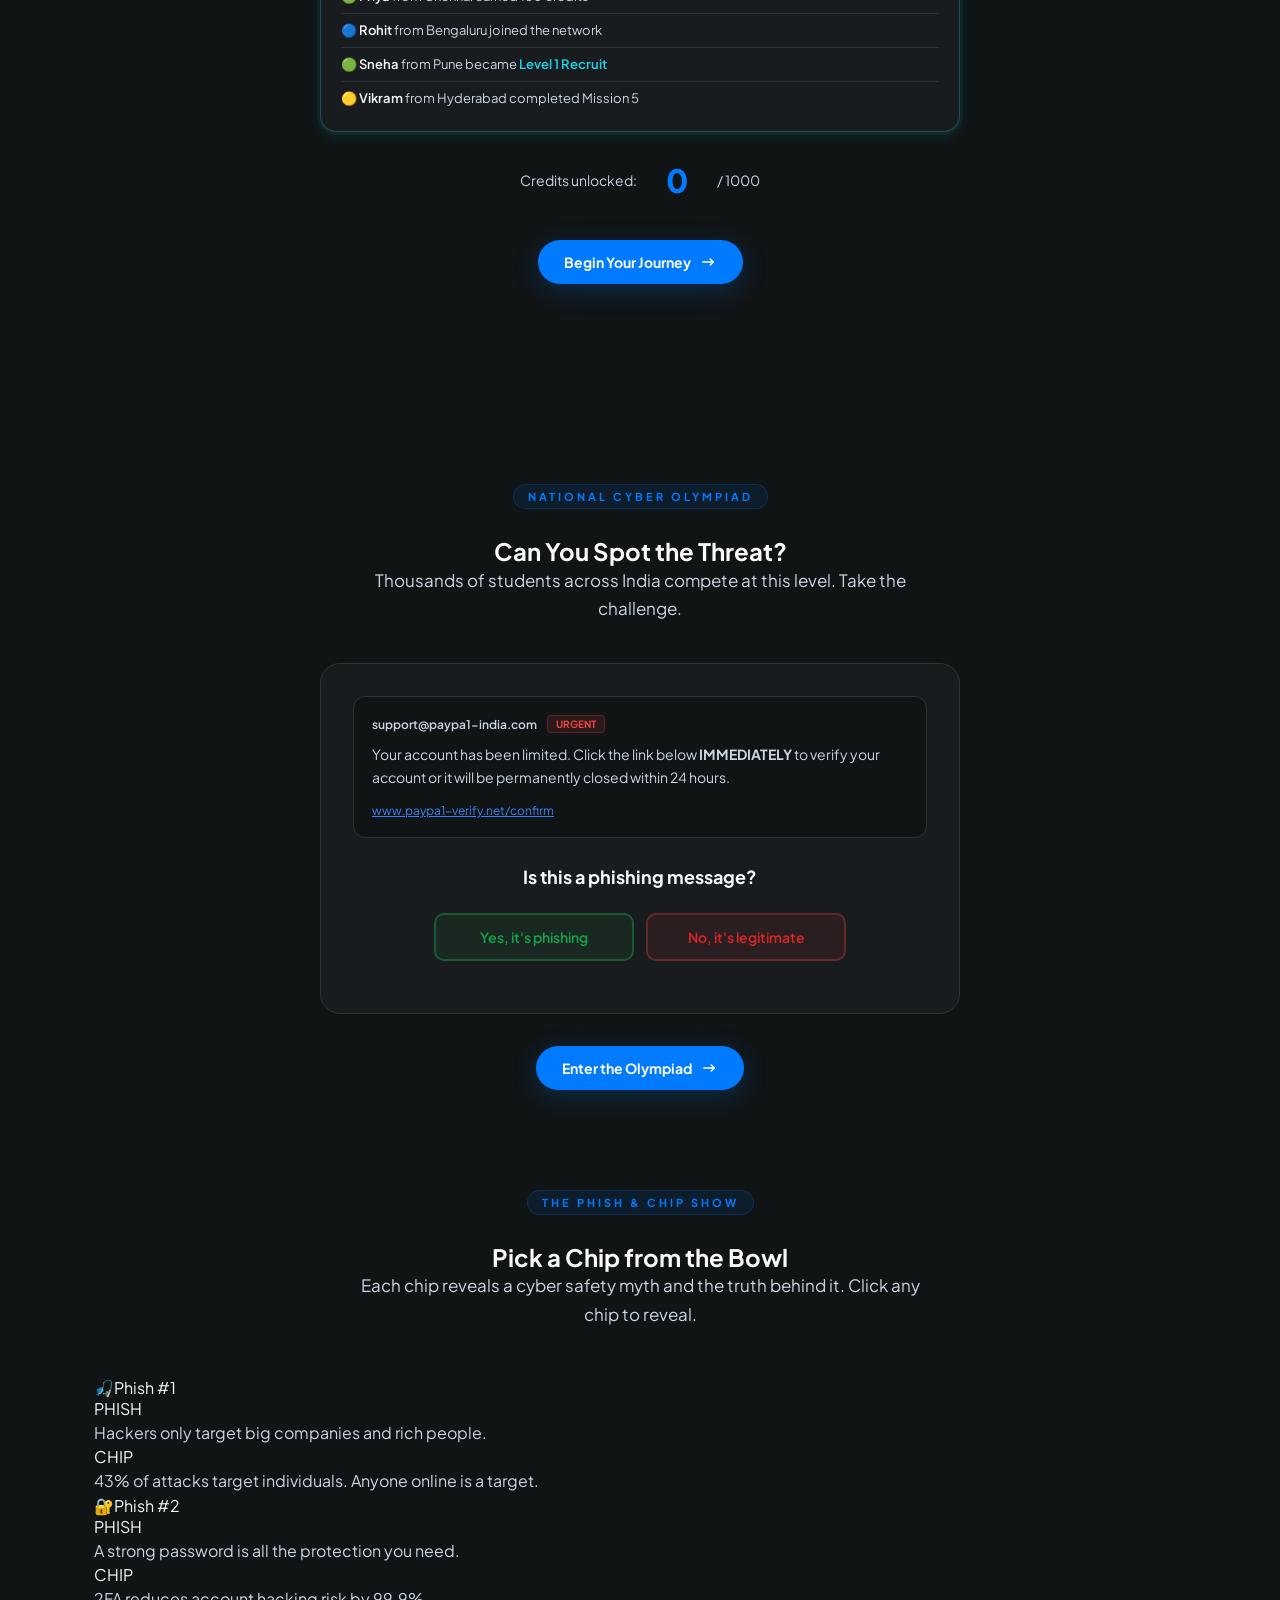
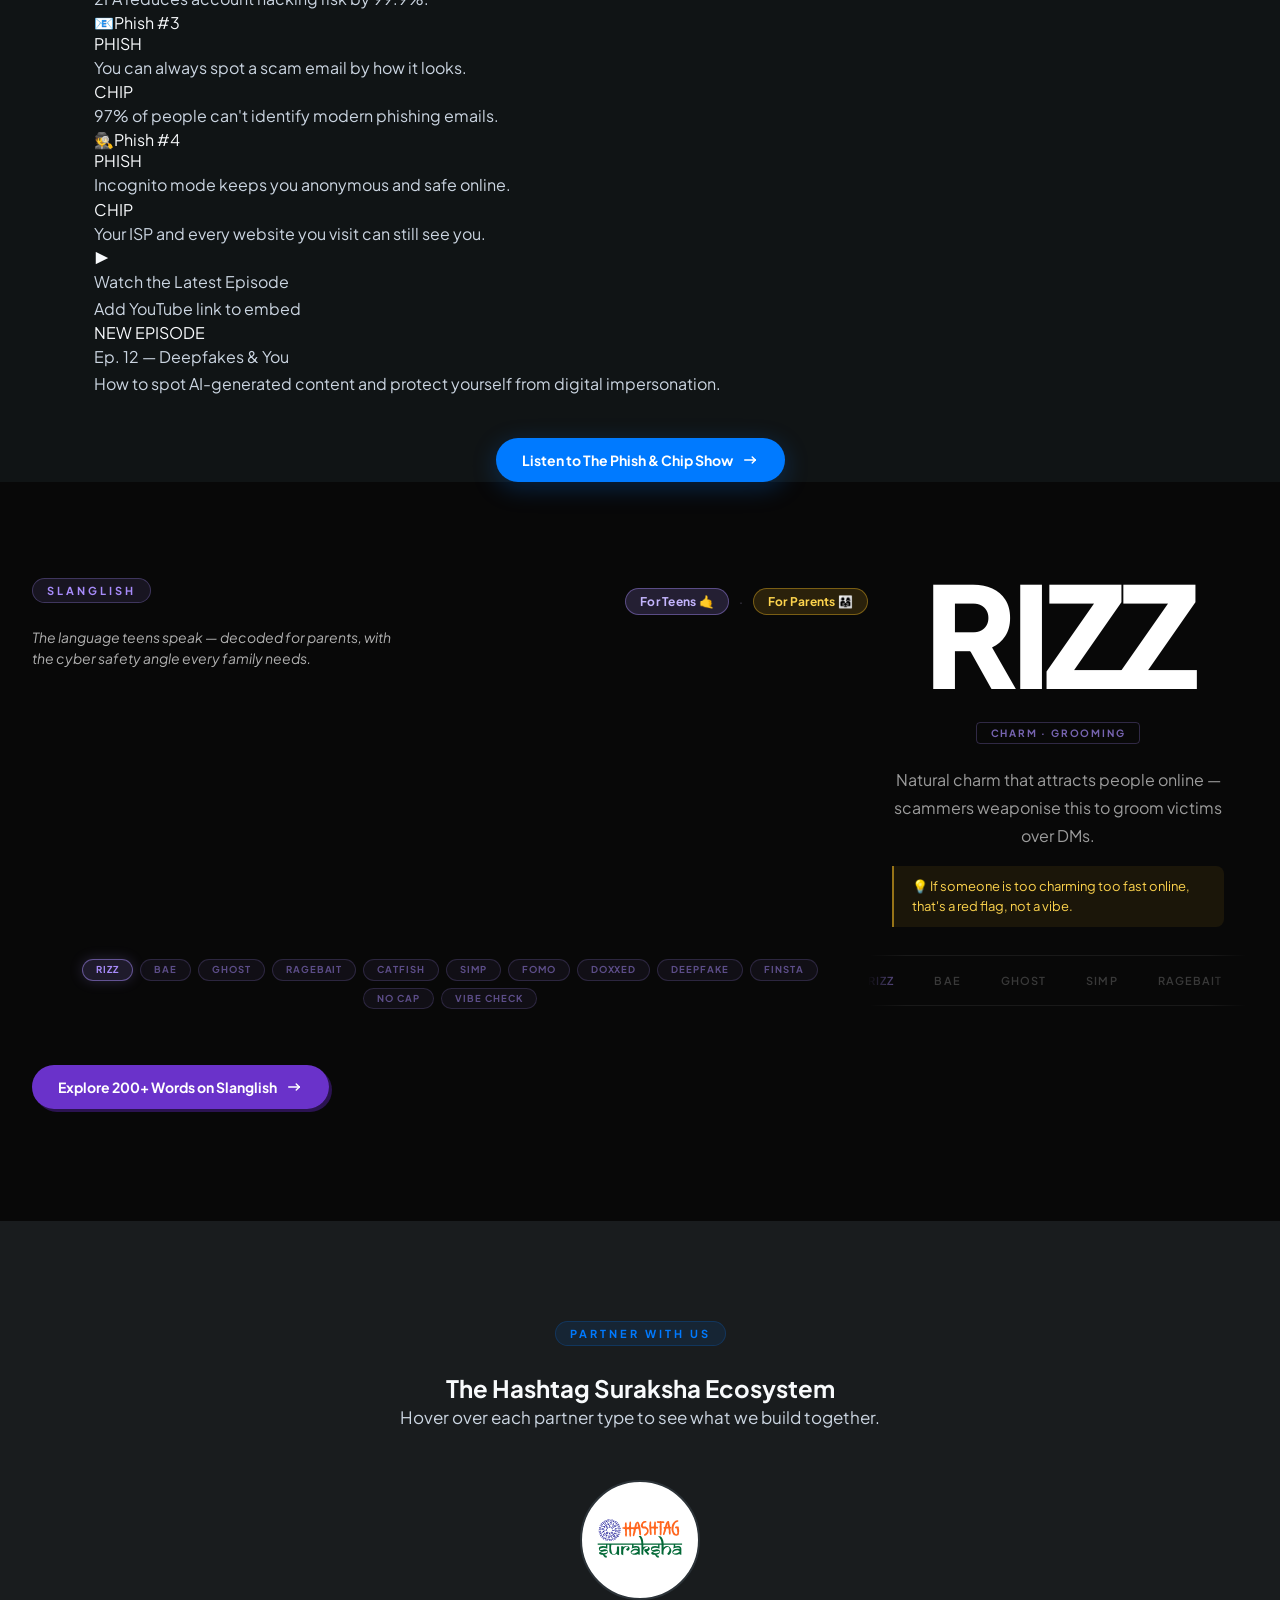
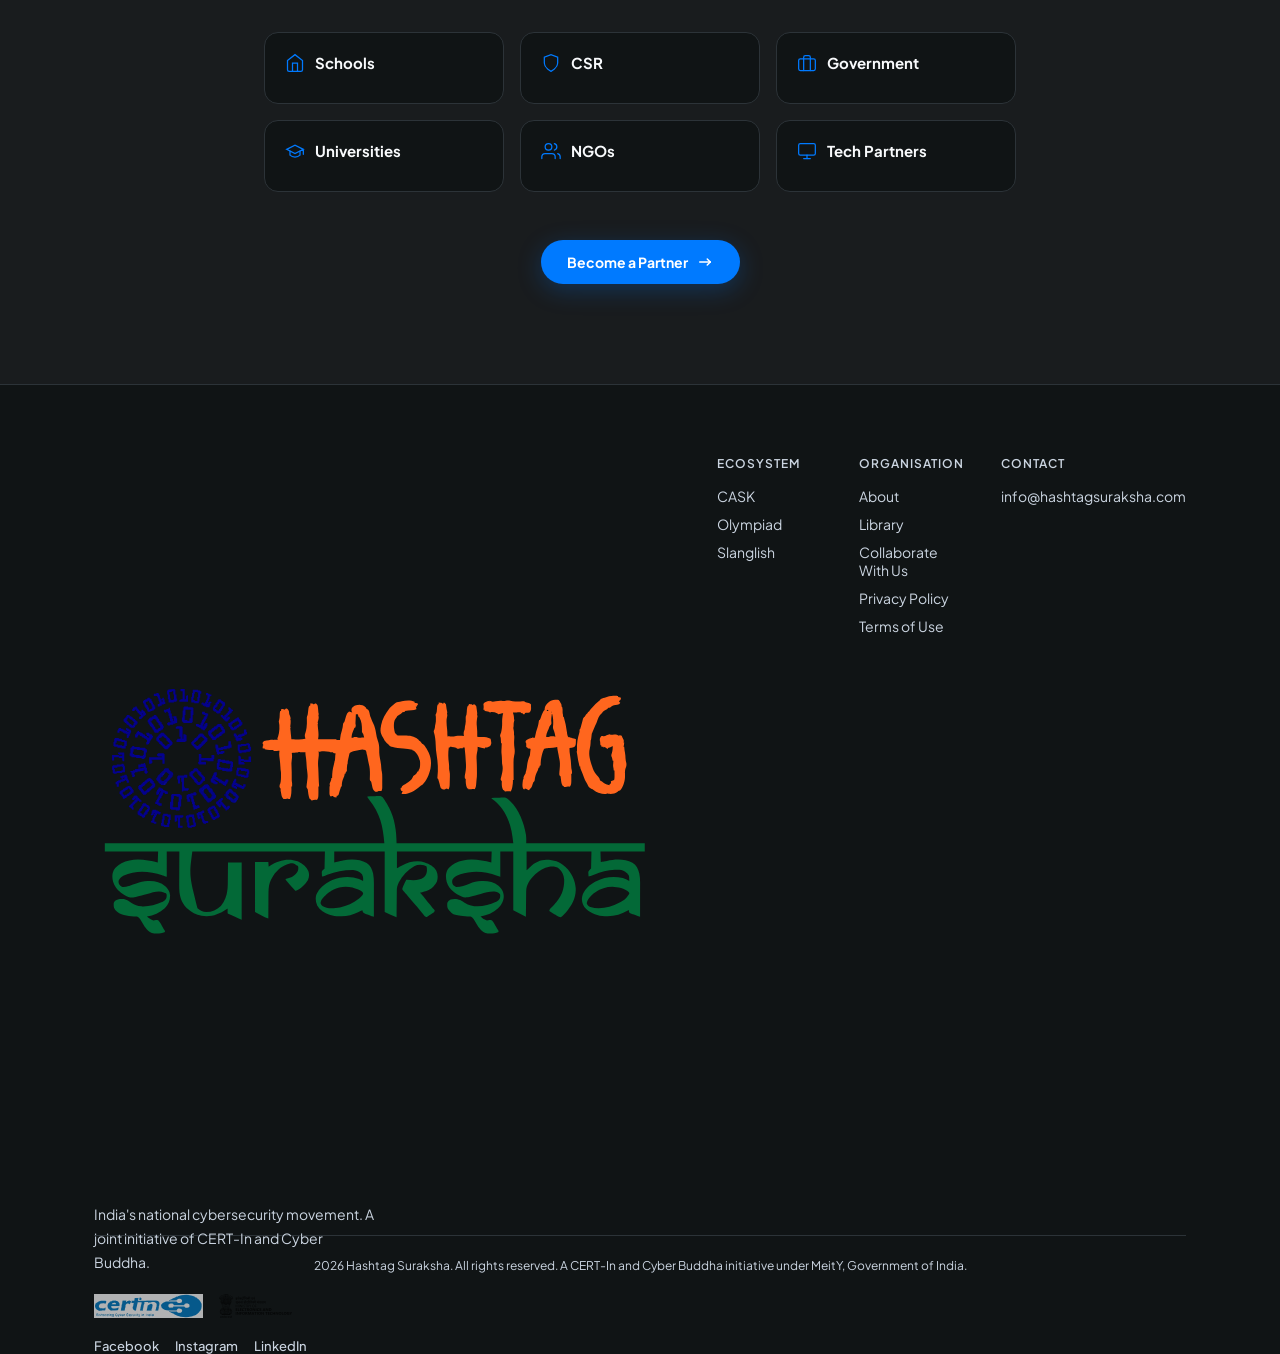
<file: map-backup.html>
<!DOCTYPE html>
<html lang="en" data-theme="dark">
<head>
  <meta charset="UTF-8" />
  <meta name="viewport" content="width=device-width, initial-scale=1.0" />
  <meta name="color-scheme" content="dark" />
  <script>
    document.documentElement.setAttribute('data-theme', 'dark');
    try {
      localStorage.setItem('hs-theme', 'dark');
      localStorage.removeItem('suraksha-theme');
    } catch (e) {}
  </script>
  <style id="darkThemePrepaint">
    html { background: #101415; color-scheme: dark; }
    body { background: #101415; color: #F8FAFC; }
  </style>
  <title>Hashtag Suraksha — India's National Cyber Safety Movement</title>
  <meta name="description" content="India's national cybersecurity movement. CASK, Surakshak, Olympiad, The Phish & Chip Show, Slanglish. Backed by CERT-In and MeitY." />
  <link href="https://fonts.googleapis.com/css2?family=Plus+Jakarta+Sans:ital,wght@0,400;0,500;0,600;0,700;0,800;1,400&family=Yatra+One&display=swap" rel="stylesheet" />
  <link rel="stylesheet" href="style.css" />
  <link rel="stylesheet" href="global.css" />
  <link rel="stylesheet" href="home.css" />
</head>
<body>

  <div id="cursorGlow" class="cursor-glow"></div>

  <!-- NAV -->
  <nav class="nav" id="navbar">
    <div class="nav-inner">
      <a href="index.html" class="nav-logo">
        <img src="assets/logo-suraksha.svg" alt="#Suraksha" class="nav-logo-img" />
      </a>
      <ul class="nav-links">
        <li><a href="index.html" class="active">Home</a></li>
        <li><a href="platform.html">CASK</a></li>
        <!-- <li><a href="surakshak.html">Surakshak</a></li> -->
        <li><a href="olympiad.html">Olympiad</a></li>
        <!-- <li><a href="phishnchip.html">The Phish &amp; Chip Show</a></li> -->
        <li><a href="https://slanglish.cyberbuddhas.com/" target="_blank">Slanglish</a></li>
        <li><a href="resources.html">Library</a></li>
        <li><a href="sponsor.html">Collaborate With Us</a></li>
      </ul>
      <div class="nav-right">
        <a href="surakshak.html" class="nav-cta">Join the Movement</a>
      </div>
      <button class="hamburger" id="hamburger">&#9776;</button>
    </div>
    <div class="mobile-menu" id="mobileMenu">
      <a href="index.html">Home</a>
      <a href="platform.html">CASK</a>
      <!-- <a href="surakshak.html">Surakshak</a> -->
      <a href="olympiad.html">Olympiad</a>
      <!-- <a href="phishnchip.html">The Phish &amp; Chip Show</a> -->
      <a href="https://slanglish.cyberbuddhas.com/" target="_blank">Slanglish</a>
      <a href="resources.html">Library</a>
      <a href="sponsor.html">Collaborate With Us</a>
      <a href="surakshak.html" class="mobile-cta">Join the Movement</a>
    </div>
  </nav>

  <!-- HERO -->
  <section class="hero" id="home">
    <div class="container">
      <div class="hero-inner">

        <!-- LEFT: Text -->
        <div class="hero-text">
          <div class="cert-govt-bar">
            <img src="assets/meity.svg" alt="Ministry of Electronics and Information Technology" class="cert-govt-logo" />
            <div class="cert-govt-divider"></div>
            <img src="assets/certin.svg" alt="CERT-In" class="cert-govt-logo" />
            <span class="cert-govt-text">An initiative of CERT-In under the aegis of MeitY</span>
          </div>
          <h1 class="hero-headline"><span class="hero-gradient-text">India's First<br />Cybersecurity<br />Movement.</span></h1>
          <p class="hero-sub">A government-backed ecosystem dedicated to making every Indian student, teacher, and community cyber-safe, digitally literate, and future-ready.</p>
          <div class="hero-actions">
            <a href="#ecosystem" class="btn-hero-outline">Explore the Ecosystem</a>
          </div>
        </div>

        <!-- RIGHT: Premium India Cyber Map Card -->
        <div class="hero-map-col" aria-hidden="true">
          <div class="hero-map-card">

            <!-- Corner brackets -->
            <div class="bracket-tl"></div>
            <div class="bracket-tr"></div>
            <div class="bracket-bl"></div>
            <div class="bracket-br"></div>

            <!-- Coordinate grid -->
            <div class="coord-grid"></div>

            <!-- Scan line -->
            <div class="map-scan-line"></div>

            <!-- Ambient glow -->
            <div style="position:absolute;left:50%;top:45%;transform:translate(-50%,-50%);width:70%;height:80%;background:radial-gradient(ellipse, rgba(0,122,255,0.07) 0%, transparent 70%);pointer-events:none;"></div>

            <!-- Top HUD bar -->
            <div style="position:absolute;top:0;left:0;right:0;display:flex;justify-content:space-between;align-items:center;padding:10px 16px;border-bottom:1px solid rgba(0,122,255,0.1);font-size:9px;font-weight:700;letter-spacing:0.12em;text-transform:uppercase;color:rgba(0,122,255,0.55);z-index:10;font-family:var(--font-ui);">
              <span>SYS:SURAKSHA // MAP-V2</span>
              <span id="heroLiveTime" style="color:rgba(0,122,255,0.4);">00:00:00</span>
              <span>COORD: 20.59°N 78.96°E</span>
            </div>

            <!-- Main SVG Map — Simplemaps accurate India boundaries -->
            <svg viewBox="0 0 1000 1000" fill="none" xmlns="http://www.w3.org/2000/svg" preserveAspectRatio="xMidYMid meet" style="position:absolute;inset:0;width:100%;height:100%;">
              <defs>
                <filter id="mapGlow" x="-15%" y="-15%" width="130%" height="130%">
                  <feGaussianBlur stdDeviation="4" result="blur"/>
                  <feColorMatrix in="blur" type="matrix" values="0 0 0 0 0  0 0.478 0 0 1  0 0 0 0 1  0 0 0 0.6 0" result="coloredBlur"/>
                  <feMerge><feMergeNode in="coloredBlur"/><feMergeNode in="SourceGraphic"/></feMerge>
                </filter>
                <filter id="cityGlow" x="-200%" y="-200%" width="500%" height="500%">
                  <feGaussianBlur stdDeviation="6" result="blur"/>
                  <feColorMatrix in="blur" type="matrix" values="0 0 0 0 0  0 0.478 0 0 1  0 0 0 0 1  0 0 0 0.7 0" result="coloredBlur"/>
                  <feMerge><feMergeNode in="coloredBlur"/><feMergeNode in="SourceGraphic"/></feMerge>
                </filter>
                <filter id="outerGlow" x="-20%" y="-20%" width="140%" height="140%">
                  <feGaussianBlur stdDeviation="8" result="blur"/>
                  <feColorMatrix in="blur" type="matrix" values="0 0 0 0 0  0 0.478 0 0 1  0 0 0 0 1  0 0 0 0.25 0" result="coloredBlur"/>
                  <feMerge><feMergeNode in="coloredBlur"/><feMergeNode in="SourceGraphic"/></feMerge>
                </filter>
                <style>
                  #map-states path { transition: fill 0.2s, stroke 0.2s; }
                  #map-states path:hover { fill: rgba(0,122,255,0.18); stroke: rgba(0,122,255,0.55); cursor: default; }
                </style>
              </defs>

 <g id="map-states" fill="rgba(0,122,255,0.08)" stroke="rgba(0,122,255,0.32)" stroke-width="0.6" stroke-linecap="round" stroke-linejoin="round">
  <path d="M802.5 941.1l-0.2 0.4 0.3 0.4 0.5-0.1 0.4 0.8-0.1 0.3 0.2 0.7 0.1 0.8-0.1 1 0.4 0.2 0.4 0.8 0.1 1.1-0.2 0.3 0.4 0.4 0.2 0.6-0.5 0.5-0.2 0.6 0.2 0.3-0.6 0.3 0.2 0.5-0.3 0.4 0 0.6 0.5 0.2-0.4 1-0.3 0.2-0.4-0.5-0.5 0-0.2 0.4 0.1 0.5-0.5 0.7-0.6-0.2 0.2-1.2-0.4-0.2-0.4-0.6 0.2-0.4-0.5-0.4 0.1-0.5-0.4-0.7-0.4 0-0.2-0.5 0.3-0.3-0.2-0.7-0.4-0.2-0.2-0.6-0.4 0.1-0.3-0.6-0.3-0.2-0.5 0.1-0.1-0.8 0.1-1.1-0.2-0.1-0.2-1.1 0.6-0.4 0-1 0.3-0.4 0.7 0 0.6 0.1 0.6-0.7 1.4-0.1 0-0.3 0.5-0.3 0.6-0.1z m-3.7-5.6l0.3 0.6 0 0.7 0.9 0.6-0.1 0.5-0.3 0.3-0.5 1-0.5 0.2-0.7 0.5-0.3 0.7-0.6 0.5-0.5-0.7 0.1-0.6-0.2-0.5 0.3-0.4-0.1-1.1 0.8-0.5 1.3-0.4-0.1-1.2 0.2-0.2z m-9.1-16l0.8 0.5-0.2 0.9 0.5 0.4 0.3-0.3 0.8 0.9 0.4 1.1-0.4 0.7-0.5-0.8-0.7-0.2-0.5 0.2-0.6 0.5-0.6-0.2-0.3-0.3 0.1-0.7-0.8-0.5-0.2-0.5 0.4-0.4-0.1-0.5 0.4-0.5 0.5 0.1 0.7-0.4z m4.6-0.1l0.4 0.1 0.5 0.9-0.1 1.6-0.1 0.1-1.8-1.5 0.9-0.9 0.2-0.3z m0.8-2.7l0.3 0.4 0.1 1.2 0.2 0.6-0.2 0.2-0.6-0.8 0.3-0.4-0.3-0.3-0.2-0.7 0.4-0.2z m-1.4-2.9l0.5 0.1 0 0.8-0.5 0.7-0.5 0.2-0.1 0.6 0.6 0.7 0.1 0.5 0.5 0.3 0.1 0.6-0.3 0.8-0.9 0.1 0 0.9-0.4 0.1-0.2-1.1 1.1-0.5 0-0.6-0.3-0.2-0.8 0.9-0.1-0.7-0.7-1.3-0.1-1.4 0.6-0.3 0.4-0.3 0.1-0.7 0.9-0.2z m-8-1l0.5 1-0.4 0.2-0.5-0.6 0.4-0.6z m-3-2.5l0.5 0.3-0.3 1-0.2 0.9 0.8 0.9 1.1 0.5 0.3 0.4-0.3 0.5-0.8-0.2-1.1-0.6-0.6-0.7-0.5-0.7 0-1 0.3-0.9 0.8-0.4z m-2.2-3.2l0.3 0.3-0.1 0.6-0.5-0.3 0.3-0.6z m15.6-2.8l0.2 1.2 0.4 0.1 0.2 1.6-0.5 0 0-1.3-0.4-0.8 0.1-0.8z m-22.6-18.6l0.7 0.7 0.3 0.7 0.2 0.8-0.2 0.7-0.4 0.4-0.6 0.2-0.5-0.3-1.1 0.1-0.3-0.6 0-1.9 1.3 0 0.6-0.8z m-7.5-46l1.2 1 0.1 1.4 0.7 0.7-0.1 1.2 0.4 1.1 0 0.6-0.6 0.3 0.1 0.4-0.8 0.6-0.3 0.6 0.1 0.6 0.6 0.2 0.1 0.3-1 1.3 0 0.3-0.9 0.2-0.5-0.2-0.5-0.5-0.8-0.3-0.4 0-0.5 0.4-0.5-0.3 0.7-1.1 0.3-0.9-0.3-0.9-0.4-0.5-0.4 0 0.1-1.5-0.2-0.6 0-1.1 0.5 0 0.5-0.2 0.5-1 0.7-0.5 0.1-0.6 0.5-0.2 0.4-0.5 0.6-0.3z m3.5-17.1l0.7 0.6 0.5 1.6-0.6 1 0.8 0.2-0.1 0.5-1.4 0.7-1.1 0-0.5-0.6 0.3-0.4-0.1-0.5 0.9-0.1 0.1-1-0.4-0.5 0.2-0.8 0.4-0.8 0.3 0.1z m-0.9-2.2l0.2 0.7-0.5-0.1 0.3-0.6z m-10.7-0.1l0.6 0 0.8 0.2 0 0.9 0.1 0.5-0.4 0.5-0.2-0.2-1-0.1-0.2-0.5 0.3-1.3z m8.8-0.3l0.1 0.3 0.6 0 0 0.5-0.3 0.4-0.5 0-0.1-0.9 0.2-0.3z m13.2-6.7l0.3 0.2 0.8-0.2 0.3 0.2-0.6 0.7-0.9-0.5 0.1-0.4z m-11.7-3.7l0.3 0.9-0.3 0.2 0-1.1z m10.2-1.6l0.4-0.3 0.6 0.4 0.1 0.9 0.8 1.4 0.5 1.4-0.3 0.4-0.5-0.1-0.1-0.4-0.9-1.4-0.4 0.1-0.4-0.9-0.7-0.2-0.1-0.5 0.5-0.2 0.5-0.6z m0.6-2.1l0.4 0.1-0.2 1.6-0.2 0.1-0.8-0.8 0-1 0.8 0z m1-1.4l0 0.5 0.2 0.4 0.1 0.8 0.5 0.6-0.1 0.4-0.3 0.4-0.4-0.6-0.5-0.2 0-0.9-0.9-0.1-0.3-0.3-0.2-0.6 0.2-0.2 0.8 0.3 0.9-0.5z m1.2-1.5l0.4 0.5 0.3 1.3-0.2 0.5 0.1 0.6-0.2 0.5-0.4 0.1-0.9-1.3 0.5-1.6 0.4-0.6z m-10.1-0.7l0.1 0.2 0.3 1.7 0.6-0.4 0.5 0.2 0 0.6-0.5 1.2-0.1 0.6 0.5 0.5 0.6 1.2-0.3 0.3-0.6-0.4 0.4 1.3-0.8 0.4-0.3 0.6 0.4 1.5 0.4-1 0.9-0.1 0.3 0.3-0.3 0.9 0.3 0.6-0.9 4.3-0.4 0.3-0.6 0.1-0.5 0.3-0.1 0.8-0.4 0.4-0.4-0.1 0 0.6 0.6 0 0.7-0.9 0.8-0.3 0.3 0.3-0.1 1.5-0.6 1.5-0.2 0.9 0.1 0.2-0.5 0.8-0.3-0.5-0.9 0-0.5-0.4 0.1-0.8-0.6-0.6-0.6-0.6 0.1-1.1-0.4-0.9 0.1-0.7-0.3-0.8-0.4 0.1-0.3 0.6-0.3-0.8 0.1-1.4-0.3-1.6-0.5 0.1-0.3-0.6 0.3-0.7 0-0.6 0.3-0.3 0.2-0.5 0.6-0.6 0.3 0.5 0.3 1 0.6 0.5-0.1-1.4 0.1-0.5 0.1-1.9 0.3-1.5-0.1-0.3 0.1-0.8 0.2-0.6 0.4-1.6 1.2-1.6 0.3 0z m0.8-0.2l0.2 0.3 0.7 0.1 0.1 0.8-0.1 0.5-1.1-0.2 0-1.1 0.2-0.4z m4.7-0.3l0.3 0.7-1.2-0.2 0.9-0.5z m4.8-0.2l0.3 0.7-0.1 0.4-0.5-0.1 0.1-0.9 0.2-0.1z m-10-1l0.3 0.1-0.3 1.3-0.3-0.6 0.3-0.8z m6.3 0.5l-0.5 0.6-0.6-0.6 0.3-0.4 0.4 0.4 0.4 0z m-4.5-0.9l0.4 0.2 0.5-0.2 0.5 0.3 0.8-0.1 0.3 0.1 0.5 1.2-0.8 0.3 0.4 0.6 0.1 0.9-0.6-0.3-0.2 1.2-0.3-0.2-1 1.7-0.2 0.7-0.8 0.6-0.7-0.6 0.1-0.4 0.7-2.2 0.1-0.7-0.1-0.7-0.4-0.2-0.3-0.3 0.3-0.9 0.3 0.3 0.5-0.6-0.1-0.7z m29.1-0.3l0.5 0.8 0.5 0.3-0.1 0.4 0.2 0.9-1.1 0-0.4-0.2-0.3-1.2 0.2-0.6 0.5-0.4z m-27-2.4l0.5 0.1 0.5 0.4-0.7 0.3-0.5-0.4 0.2-0.4z m2.8-0.2l-0.4 0.4 0 0.5-0.3 0.7-0.3-0.2 0.2-0.6 0.1-0.9 0.5-0.3 0.2 0.4z m-6.7-11.6l0 1.5-0.5-0.6 0.5-0.9z m5.1-2.4l0.3 0.2 0 0.7 0.5 0 0.5 1.6 0.2 0.5-0.5 0.7 0.1 0.4 0.6 0.4 0.1 0.7 0.4 0.3-0.4 0.6 0 0.4-0.2 1.1 0 1 0.1 0.8 0.4 1-0.4 1.6-0.4-0.3-0.3 0.4 0.4 0.5-0.2 0.4-0.5 0.4-0.2 0.7-0.5-0.5-0.6 0.3-1.3-0.3 0.3 0.9 0.9 1.2 0.4 0.9-0.3 0.3-0.5-0.1-0.7 0.4-0.6-0.4-0.4 0.3-0.7-0.4-0.6 0.5-0.8 0-0.5-1-0.1-2.4 0.2-0.8-0.1-0.5 0.2-0.6-0.4-0.7 0.1-0.7 0.3-0.5 0-1-0.4-0.4 0.4-0.2 0.2-0.6 0.6-0.1-0.1-0.4 0.3-0.5-0.4-0.7 0.3-0.1 0-0.7-0.3-0.5-0.3-1.3 0.1-1.1 0.4 0 0.9-1 0.6 0 0-0.7 0.9-0.2 0.1 0.3 0.1 0 0.2-0.2 0.1 0.2-0.1 0.2 0.1 0.1 0.9-0.2 0.4-0.4 0.2-0.5z m-5.5-2.2l0.6 0.4 0.1 2.5-0.2 0.7-0.7 0.8 0 0.5-0.5 0.7-0.5-1.3-0.1-0.6 0.4-0.6 0.1-1 0.3-0.7-0.2-0.3 0.4-1 0.3-0.1z m8.5-0.1l-0.4 0.3-0.6 0.9-0.3-0.1 0-0.9 0.5 0.3 0.8-0.5z m-2.2-0.8l0.3 0 0.2 0.8-0.7-0.1 0.2-0.7z m36.8-12.4l0.1 0.7-0.5 0.3-0.2-0.5 0.6-0.5z m-34-3l0.3 0.7 0.1 1.2-0.2 0.6-0.1 0.7 0.1 1.1 0.4 0.4 0.3 1.2 0.5 0.6-0.2 0.5-0.5-0.2-0.4 0.2 0-0.8-0.4 0.2-0.6-0.2-0.7 0.5-0.4-0.7-0.2 0.4 0.1 0.5 0.5 0.1 0.9 0.5 0.9 1.3 0.4-0.1-0.1 0.8-0.6 1.6 0.1 1.1-0.2 0.2 0.2 1.1-0.2 0.7-0.6 1-0.5 0.2-0.5-0.1-0.3 0.4-0.6-0.7-0.2-0.7-0.4 0.3-0.4 0.9 0.2 0.6 0.8 0.7-0.3 0.5-0.5-0.1 0-0.7-0.7 0.1-0.2 0.5 0 0.5-0.5 0.3 0 0.9 0.4 0 0 0.6-0.4 0.1-0.2 0-0.2 0.1-0.1-0.1 0.1-0.2 0-0.2-1.2-0.2-0.2-0.4 0.2-0.6-0.2-0.5 0-0.8 0.6 0 0.1-0.5-0.7-0.4 0.1-1 0-1.1 0.7-0.4-0.3-0.7 0.9-0.5-0.9-0.2 0.6-1.7-0.1-0.7 0.6 0 0.1-0.6-0.4 0-0.5-0.5 0.6-0.7-0.5-0.1 0-0.7 0.3-0.2 0-0.8 0.5-0.6-0.3-0.6 0.8-0.2 0.3-0.4-0.3-0.5 0.1-0.8 0.7-0.1 0-0.5 0.8-0.1-0.5-0.9 0.2-0.1 1.2-0.2 0.3 0.4 0.5-0.2-0.3-0.5 0.3-0.3 0.6 0.4 0.1-0.7 0.3 0.1z m-0.4-2.9l0.3 0.4-0.3 0.5-0.8 0-0.1-0.6 0.9-0.3z m9.6-13.6l0.3 1-0.1 0.8-0.2 0.7-0.3-0.1 0.2-0.7-0.2-1.5 0.3-0.2z m7.5-21.1l-0.2 0.8-0.5 0 0.3-0.7 0.4-0.1z" id="INAN" name="Andaman and Nicobar">
  </path>
  <path d="M355.2 698.3l0.1-1.2-0.2-0.3 0.1-0.8-0.2-0.1-0.3-0.7 0.3-1.2-0.1-0.7-0.3-0.6-0.1-1.2 0.3-0.8 0-0.7-0.2-1.1 0.4-0.5 0.6 0 0.5-0.5 0.6-0.3 0.4 0.3 0.3-0.8-0.2-0.4-1.3-0.7-0.5-0.5-1-0.2-1.2 0.1-0.7 0.3-1-0.5-0.6 0.1-0.6-0.3-1.3-0.5-0.5-0.7-0.4-1.1 1.1-0.2 0.2-0.5 0.7 0.3 1.2-0.1 0-0.5 0.4-0.2 0.9-0.2 0-0.8-0.4-0.1-0.2-0.5 0.8 0 0.4-0.4 0.5 0 0-0.8 0.4-1-0.2-0.2-0.8 0.3-0.5-0.7 1.4-0.4 0.1-0.9-1.3-0.1 0.4-1.4 0-0.5 0.8 0.1 0.2-0.6-0.5-0.8 0.1-0.6-0.1-1.8 0.3-0.2-0.1-1.1 0.5-0.4-0.1-0.6 0.6-0.5-0.2-0.8-0.4-0.8 0-0.4-0.5-0.5 0.1-0.3-1.6-0.5-0.8-0.5-0.4-0.6 0.3-0.9 0.6 0 0-0.6-0.3-0.2 2-1.6-0.6-0.4 0.4-0.7 0.2-0.9-0.1-0.7 0.7 0 0.2 0.4 1-0.2 0-0.7 0.3-0.3-0.6-0.4 0-0.5 0.6-0.4 1.1 0.4 0-0.7 0.7 0.3 0.4 0 0-0.8 0.6-0.1 0.4-0.2 1 0.2 0.1-0.7-0.9-0.7-1 0-0.8-0.3-0.1-0.7-1 0.2-0.6-0.7-0.7 1-0.3-0.8-0.5 0.1-0.3-0.4-0.6-0.1 0-0.6 0.3-0.8-0.2-0.8 0.4-1.2 0.8-0.2 0.2-0.3 0.9-0.3 0.3 0.1 0.6-0.6-0.2-0.5-0.8-0.5-0.6-0.1 0.2-0.5 0.4-0.3 0-0.4 0.8-0.1 0.3-0.4 0.1-0.7 0.7-0.4-0.2-0.8 0.8 0.2 0.1-1.2 0.7-0.1 0.2-0.6-0.2-0.7-0.4 0-0.7-0.7-1.4-0.5-0.2-0.6 0.6-0.6 0.8-0.2 0.1-0.5-0.2-0.8 0.1-0.7-0.5-0.3-0.3-0.8 0.5-0.8-0.4-0.7 0.8-1-0.8-0.4-0.6 0 0.5-0.5-0.4-0.7-0.7-0.2-0.2-0.7 0.8-0.7 0.1-0.9-0.8-0.2 0.1-0.4 0.9 0.1 0.6-0.2-0.3-0.7 0.1-0.5 0.7 0.3 0-0.5-0.4-0.3 0.3-1.3 1.2-0.2 0.1 0.5 0.3 0.3 1.5-0.8 0.5 0.1 0.5-1.1-0.1-0.9-0.4-0.7 0.1-0.9 0.5-0.4 1-0.1 0.4-0.7 0-0.4 0.6-1.1 0.4-1.1 1.9-0.7 0.9 0.3 0.1-0.6-0.5-0.5-0.7-0.3-0.4-0.5-0.1-0.6-0.7 0-0.5-0.1 0.4-1.2-1.1 0.1 0.1-1-1.4 0 0-1.1-0.2-0.2 0.1-1 1 0.3-0.1-0.6 0.1-0.8 0.5-0.1 0.3 0.5 0.4 0 0.1-0.8-0.3-0.5 0.4-0.7 0.1-0.6-0.2-0.3 0.6-1.7 0.5-0.4 0.4 0.1 0-0.6-1.1-0.2 0-0.5 1.4-0.5 0.4-0.4 0.6-0.3 0.8 0.6 0.2 0.4 0.7 0.2 0.5 0.6 0.5 0.3 0 0.6 0.3 0.3 0.7-0.5 0.4 0.3 0.8 0 0.6 0.4 0.9-0.3 0-1.1 0.3-0.7 0.1-0.8-0.5-0.6 0.3-1.3 1-1.1 0.7 0.1 0.6-0.7 0.7 0.2 0.4-0.5-0.1-0.6-0.3-0.5-0.1-1.6 0.4-0.4 0-0.9-0.6-1.5-0.5-0.2 0.4-0.8 0.9 0 0.1-0.4 0.7-0.3 0-0.6 0.4-0.6 0.2-0.8-0.2-0.7-0.6-0.2 0-0.8-1.2-0.3 0.4-1.8 0.7 0.9 1.3 0.1 0.1 0.8 0.3 0.4 0.9 0.4 1.3 0.2 0.4 0.7 0.9-0.8 1.6 0.2 0.5-0.1 0.5 0.2 2.2 0.7 0.4 0.6 0.6-0.4 0.7 0.1 0.6-0.1 0.6 0.6 1.1 0 0.3 0.8 0.2 1-0.2 1.2 0.9 0 0.7-0.4 0.7 0.1 0.7 0.5-0.1 0.9 0.4 0.8 0 0.3-0.7 0.5 0 0.3 0.7 0 0.4-0.3 0.7 0.6 0.9-0.1 0.3 0.4 1.1 0.1 0.1 0.4 0.9 0.4 0.8 0.9 0.6 0.3 0.8-0.2-0.3-0.6 0.2-0.7 0.6-0.5 0.1-0.9 0.2-0.5-0.3-1 0.5 0 1.3 0.6 0.3 0.7 0.7-0.2 0.8 0 0.1 0.3 1.1 0.8 0.8 0 0.4 0.5 0.4 0.6 1.1-0.6 0.1-0.7 0.7-0.2 0.2 0.7 0.5 0.4 0.7 0.3 0.2-0.2 0.2-0.9 0.4-0.8 0.5-0.3 1.1 0 0.9-0.2 0.8-0.6 1 0.2 0.4 0.5 0.6 0.3 0.4 0.9 1.3 1.1 0.9 0.2 1 1 0 0.5 0.7 1.2-0.2 1.4-0.2 0.5 0.1 1.1-0.4 0.4-0.7 1.6 0 0.7 0.6 0.8-1 1-1 0.6-0.3 0.5 0.1 1.3-0.1 0.5 0.3 0.2 0.6-0.3 0.9 0.1 0.3 0.6-0.1 1.3 0.3 1.1-0.1 2.3-0.4 0.6-0.8 0.2 0.6 1 0.4 0.3 2.2 0.6 0.2 0.4 0.4 0.1 0.3 0.8 1 0.5 0.7 0.7 1.4-0.5 0.3 0.5 0.5 0.1 0.4-0.6 1.2-0.2 0.6-0.4 0.8 0.9 0.6 1.8 0.6 1.1 0.7-0.6 0.4 0.4 0.6-0.4 1.3-0.6 1 0 0.7 0.3 0.5 0.9 1.9 1.2 0.4 0.5 0.5 0.2 0.1 0.7 0.4 0.7 0.8 0.5 0.4 0.6-0.1 0.4 0.6 0.4 0.3 1.3 0.6 1.2 0 0.5 0.6 0.7 0.4 1-1.4 0.7 0.1 1.3 0.7 0.3 1-0.1 0.6-0.8-0.1-0.9 0.2-0.3 1 0.3 0.2 0.5-0.5 0.2 0.2 1.7 0.2 0.3 1-0.1 1.2-0.6 0.3-0.3 0.5-0.1 0 0.7-0.6 0.6-0.1 1 0.5 1.3-0.1 0.4 0.3 1.1 0.3 2 0.3 0.2 0.3 2.2 0.2 0.7 0.5 0.7 0.7 0.2 0.5-0.1 0.6-0.9 1.7-1 0.9 0.2 1.7 1 1.7 0 1.9 0.1 0.7 0.1 0.4-0.5 0.3 0.2 0.9-0.2 0.3 0.5 2-0.3 0.6-0.4 1 0.4 0.8-0.7 0.1-0.5 0.5-0.6 0.7-0.2 0.4 0.7 1.5-1 0.6 0.7 0.4 0.8-0.3 0.3-0.5 0.1-0.3 0.3-0.7 0-0.7 0.5-0.1 0.5-0.7 0.5-1.4 0.1-0.4 0.6-0.7 0.3-0.3 0.4 0 0.9-0.5 0.6-0.5 1-0.6 0.6-0.3 0.6 0.6 0.5-0.6 0.9-0.2 2.6-1.5 1.9-0.5 0.3-0.2 0.3-0.8 0.2-1-0.4-0.2-0.5-0.5-0.1-0.9 1.5-0.6 0.5-1.4 0-0.7-0.2-0.5 0.6-0.1 1.1 0.3 0.4-0.5 0.6-0.5 0-1.6 0.6-0.6 0.2-0.6 0-0.4 0.5-1.2 0.2-0.8-0.2-0.6-0.5-0.7 0.1 0.2 0.9 0 0.7-0.7 0.1-0.5-0.1-0.1 0.6-0.3 0.4 0.2 0.4-0.2 0.8 0.1 0.5-0.7 0.7-0.3-0.3-2.1-0.5-0.6-0.3-1.1-0.1-1 0.4-0.3-0.5 0.5-0.3-0.7-0.8-0.9-0.2-1-0.6-0.3 0.4-1.4 0.7-0.3 0.5-0.1 0.8-0.3 0.5-0.5 0-0.2 0.6-0.7-0.2-0.6-0.9-0.1-0.6-0.8 0.6 0.6 1.2-0.5 0.5-0.3 0.7 1.1 0.4 1.2 0.4 0.9 0.6 0.4-0.7 0.8 0.3 0.3-0.4 1.1 0.7 0.4 0-0.1 0.7 0.1 0.8-0.6 0.1 0 1-0.2 0.3 0.8 0.5 0.3 0.6-0.9 0.7-2-0.4-0.9-0.4-0.1-0.7-0.9-0.4-0.1-0.4-0.5-0.2 0 0.5-0.7 0.6-0.4-1.3-0.7 0-0.4-0.4-0.2-1.2-0.3-1.3-1.1-1.5-0.5 0.2-0.7-0.5-0.6 0.1 0-0.7-0.3-0.1-0.5 0.6-0.6 0.6-0.3 0.5-0.7 0.1-0.5-0.2-0.1 0.7-1.1 0-0.2 0.8-0.8 0.8-0.5 1.3 0.6 0.3 0.6 0 0.2 0.8 0.8 0.3-0.5 1.2-0.1 0.8-0.9 0.9-0.7 0.6-0.5 0.9-0.8 0.8-0.5 0-0.6-0.2-0.3-0.3-0.5-1.1-0.3-0.3-1.4 0.2-0.8-0.9-0.2-0.2-0.7 0.3-0.7 0.8-1.1 0-0.8 0.5-0.2 0.4-1.3-0.1-0.7 0.6-1 0.3-1.1 0.1-1.3 0.6-0.2 0.4-0.4 0.3-2.2 0.1-0.8 0.1-1.4 0.4-0.2 0.5-0.8 0.7-0.2 0.8 0.4 1-0.5 0.5-0.2 2.2 0.4 0.7 0.1 1.1-0.1 1.4-0.5 0.6-0.9 0.4-1.4-0.6-1.5 0-0.7-0.2-0.7 0-0.7 0.4-0.9 0.3-1.4 0.8-0.1 0.7 0.5 1.3-0.6 0.7-0.8-0.4-0.2-1-0.2-0.4-0.7 0.2 0.1 1.9-0.8 1.1-0.9 0.7-1 0-0.6-0.1-0.8-0.4-0.5-0.5-0.9-1-0.9-0.1-1.2 1.1-1.7-0.4-1.2-0.3-1.3 0-1 0.6-0.8 0.2-0.6 0.7-0.7 0-0.6-0.2-0.5 0.3 0.2 0.9-0.3 0.7-0.1 0.9-0.4 0.4-0.7 0.2-0.7 0.5 0.1 0.3-0.5 1.1-1 0 0 0.4-0.7 0.2-1-0.4-0.4-0.8-0.3-0.8-0.6 0.1-0.4 1-0.8-0.4-1.2 0-1.2-0.6-0.5 0.1-0.3 0.5-0.6 0-1 0.3-2.3-0.6-0.8 0.3-1.3-0.2-0.9-0.8-0.5 0.1-2.1-0.4z" id="INTG" name="Telangana">
  </path>
  <path d="M427.5 763.5l0.5 0.8-0.5 1.1-0.6-0.8 0.1-0.6 0.5-0.5z m57.7-87.2l0.7-0.2 0.9-0.2 0.4-0.5 0.3 0.5-0.1 0.6-0.5 0.9 0 1-0.6 0.2-0.4-0.9-0.8-0.3 0.3-0.5-0.2-0.6z m-130 22l2.1 0.4 0.5-0.1 0.9 0.8 1.3 0.2 0.8-0.3 2.3 0.6 1-0.3 0.6 0 0.3-0.5 0.5-0.1 1.2 0.6 1.2 0 0.8 0.4 0.4-1 0.6-0.1 0.3 0.8 0.4 0.8 1 0.4 0.7-0.2 0-0.4 1 0 0.5-1.1-0.1-0.3 0.7-0.5 0.7-0.2 0.4-0.4 0.1-0.9 0.3-0.7-0.2-0.9 0.5-0.3 0.6 0.2 0.7 0 0.6-0.7 0.8-0.2 1-0.6 1.3 0 1.2 0.3 1.7 0.4 1.2-1.1 0.9 0.1 0.9 1 0.5 0.5 0.8 0.4 0.6 0.1 1 0 0.9-0.7 0.8-1.1-0.1-1.9 0.7-0.2 0.2 0.4 0.2 1 0.8 0.4 0.6-0.7-0.5-1.3 0.1-0.7 1.4-0.8 0.9-0.3 0.7-0.4 0.7 0 0.7 0.2 1.5 0 1.4 0.6 0.9-0.4 0.5-0.6 0.1-1.4-0.1-1.1-0.4-0.7 0.2-2.2 0.5-0.5-0.4-1 0.2-0.8 0.8-0.7 0.2-0.5 1.4-0.4 0.8-0.1 2.2-0.1 0.4-0.3 0.2-0.4 1.3-0.6 1.1-0.1 1-0.3 0.7-0.6 1.3 0.1 0.2-0.4 0.8-0.5 1.1 0 0.7-0.8 0.7-0.3 0.2 0.2 0.8 0.9 1.4-0.2 0.3 0.3 0.5 1.1 0.3 0.3 0.6 0.2 0.5 0 0.8-0.8 0.5-0.9 0.7-0.6 0.9-0.9 0.1-0.8 0.5-1.2-0.8-0.3-0.2-0.8-0.6 0-0.6-0.3 0.5-1.3 0.8-0.8 0.2-0.8 1.1 0 0.1-0.7 0.5 0.2 0.7-0.1 0.3-0.5 0.6-0.6 0.5-0.6 0.3 0.1 0 0.7 0.6-0.1 0.7 0.5 0.5-0.2 1.1 1.5 0.3 1.3 0.2 1.2 0.4 0.4 0.7 0 0.4 1.3 0.7-0.6 0-0.5 0.5 0.2 0.1 0.4 0.9 0.4 0.1 0.7 0.9 0.4 2 0.4 0.9-0.7-0.3-0.6-0.8-0.5 0.2-0.3 0-1 0.6-0.1-0.1-0.8 0.1-0.7-0.4 0-1.1-0.7-0.3 0.4-0.8-0.3-0.4 0.7-0.9-0.6-1.2-0.4-1.1-0.4 0.3-0.7 0.5-0.5-0.6-1.2 0.8-0.6 0.1 0.6 0.6 0.9 0.7 0.2 0.2-0.6 0.5 0 0.3-0.5 0.1-0.8 0.3-0.5 1.4-0.7 0.3-0.4 1 0.6 0.9 0.2 0.7 0.8-0.5 0.3 0.3 0.5 1-0.4 1.1 0.1 0.6 0.3 2.1 0.5 0.3 0.3 0.7-0.7-0.1-0.5 0.2-0.8-0.2-0.4 0.3-0.4 0.1-0.6 0.5 0.1 0.7-0.1 0-0.7-0.2-0.9 0.7-0.1 0.6 0.5 0.8 0.2 1.2-0.2 0.4-0.5 0.6 0 0.6-0.2 1.6-0.6 0.5 0 0.5-0.6-0.3-0.4 0.1-1.1 0.5-0.6 0.7 0.2 1.4 0 0.6-0.5 0.9-1.5 0.5 0.1 0.2 0.5 1 0.4 0.8-0.2 0.2-0.3 0.5-0.3 1.5-1.9 0.2-2.6 0.6-0.9-0.6-0.5 0.3-0.6 0.6-0.6 0.5-1 0.5-0.6 0-0.9 0.3-0.4 0.7-0.3 0.4-0.6 1.4-0.1 0.7-0.5 0.1-0.5 0.7-0.5 0.7 0 0.3-0.3 0.5-0.1 0.3-0.3-0.4-0.8-0.6-0.7 0.8-0.5 0.4-0.7 0.9-0.4 0.3 0 1.5-0.5 0.4-0.3 0.6-0.2 1.8-1.1 0-0.6 0.6-0.4 0.6 0.4 0.4 0 0.3-0.6 0.6 0.4 1 0.1 0.1 0.4 0.8-0.2 0.4 0.9 0.5 0 0.6 0.4 0.5 0.1 0.1 0.4 0.7-0.2 0.1-0.7-0.3-0.7 0.2-0.4 0.6-0.4 0.5 0.6 0.4-0.3 0.4 0.1 0.2-1-0.3-0.3 0.1-1.4 0.6 0.5 0.2-0.4-0.4-0.7-1.1-0.4-0.1-0.6 0.7-0.5 0-0.5 0.2-1 0.8-0.1 0.4-0.4 0.3-0.7-0.3-0.3-1-0.1 0.4-0.6 0.4-0.3 0.3-0.6-0.7-1 0.5-0.4 0.5-0.8 0.8-0.8 0.3-0.6 1-1.1 0.2 0.6 0.5 0.3 0.6 0.1 0.2 1-0.3 0.3 0.3 0.4 0.7 0.2-0.5 0.8 0 0.6 0.5 0 1.3 0.6-0.3 1.4-0.1 1.1 0.1 0.7 0.5 0.2 0.6 0.6 0.5-0.5-0.1-0.3 0.5-1 0.9-0.2 0.2-0.3 0.8-0.1 0.5-0.5 0.4-0.1 0.5-0.6-0.2-0.5 0.3-0.6-0.3-0.8 0.6-0.6 0.5 0.2 1.4 0.8 0.4-0.2 0.2 0.6-0.1 0.4 0.4 0.6 0.7-0.1 0.2 0.3 0.7-0.2 0.5 0.1 0.4-0.6 0.5-0.1 0.8 0.2 0.4-0.2 0.3-0.4-0.6-0.8-0.2-0.5-0.5-0.3 0.9-0.9 0.6-1.1 0.4-0.5-0.4-0.3-0.6 0.3-0.5-0.4-0.2-0.5 0.3-0.4-0.8-0.3 0.4-0.5-0.3-1 1.1-0.4 0.7-1.5 0.3-0.2 1.2-1.7 0.5 0.4 0.5 0 0.5 0.4 1-0.1 0.5-0.3 0.7 0 0.4-0.9 0.6-0.3 0.5 0 1.1-0.2 0.3-0.4 0.7-0.4 0-0.4 0.4-0.3-0.7-0.4-1.1-1.4 0.4-0.3 0-0.6-0.9-0.2-0.4-0.2-0.2-0.7 0.6 0.1 0.2-0.6 0.5-0.1 0.2 0.5 0.7-0.2 0.6 0.1 0.2 0.5 0.7 0.9 0.6-0.3-0.4-0.7 0-0.5 0.7 0 0.1-0.7-0.4-0.3-0.1-1 0.5-0.2 0.4 0.6 0.3-0.3 0.3 1.2-0.6-0.1 0.1 0.5 1 0.2 0-0.7 0.5-0.7 0.8 0.1 0-0.8 0.7-0.5-0.3-0.8 0.7-0.6 0.7 0.8 0.3 0.8 0 0.3 0.7 0.9 0.5 0.9 0.1 0.8 0.6 0.3 0.5 1.7 0.7 0.5 0.2-0.5-0.4-0.8-0.4 0-0.2-1.1 1.3-0.7 0.7 1.7 0 0.4 0.6 0.7 0.2 0.6-0.2 0.5 0.2 0.6 0.6 0.4 0.1 0.6 1.1 0 0.7 0.3 1.3 0.2 0.7-0.1 1.1 0.6 0.5 0.9 0.7 0.2 1.2-0.6 0.6-0.3 0.6 0.2 1-0.5 0.8 0.4 0.4-0.1 0.7-0.4 0.4 0.2 0.9-0.3-0.1-0.5 0.4 0-0.3-1.6 0.8 0.4 0.7-0.9 0.6-0.2 0.5-0.7-0.3-0.7 0.6-0.8-0.1-0.3-0.2-0.2-0.1-0.2 0-0.2-0.3-0.5 0.2 0 0 0.2 0.5 0.3 0.9 0.5 0.1-0.4 0.1-0.4 0.3-0.4 0.2-0.1 0.3-0.4 1.1-0.2 0.3-0.4 0.2-0.1 0.1 0.1 0.2-0.1-0.1 0.8 0.4 0.6 0.3-0.5 0.3-0.4 0-0.1 0.3-0.2 0.1 0.1 0.1 0.1 0.2-0.2 0.3 0 0.2 0.1 0.2-0.4-0.5-0.5-0.3 0.2-0.2 0.1-0.2-0.5-0.3-0.1-0.3-0.6 0.9-0.2 0.5 0 0.4 0 0.1-0.4 0-0.6 0.4 0.2 0.5 0 0.1-0.1-0.1 0.8-0.1 0.1 0.1 0.3 0 0.1 0.6 0.3 0.3 0.2 0.8 0.5-2 2.9-0.6 0.2 0.1 0.4-1.5 1.4-0.7 0.9-0.3 1-0.6 0.6 0 0.6-0.7 0.7-1.1 1-1.3 1.7-0.1 0.4-2.1 2.2-0.2 0.9-1.9 1.6-1.8 1.7-1.8 1.9-0.8 1.4 0.1 0.4-1.6 1.1-1.6 0.8-1.7 0.9-1.7 0.6-0.7 0.6-2.1 0.8-2 1.1-1.2 0.8-0.7 0.6-2 1.4-0.3 0.4 0 0.5-0.8 0.9-1.1 0.7-1 0.8 0.1 0.3-0.3 0.5-0.7 0.4-0.3 1.3-0.5 0.5-0.1 0.4-0.9 0.7-0.3 0.9-0.8 0.4-0.4 0.5-0.1 0.5-1 0.9-0.5 0.3-0.2 0.7-0.5 0.5-1.1 0.5-0.4 0.4-1.5 0.5-0.7 0.3-1.3 0.6-0.7 0.4-0.6 0.8-0.9 0.3-0.7 0.5-1.1 0.4-0.5 0.4-0.8 0.2-2.2 1.1-1.5 0.7-2.2 1.3-2.5 1.6-1.2 0.9-1.4 1.1-2.9 2.9-0.8 0.9-0.7 1.4 0.2 0.4-0.4 0.6 0.1 0.5-0.6 0.1 0 0.9 0.5 0.8 0.3 0 0.9 0.6 0.7 0 0.6 0.2-0.2 0.8 0.1 0.3-0.4 1.6 0 0.5-0.7 0.1-0.5 0.6-0.5-0.3-1.6 0.1-0.7-0.5-0.5 0.6 0.4 0.2 0.6 0 0.9 0.5 0.3 0 0.1 0.7-0.2 0.4 0.6 0.5 0.6 1.3-0.2 0.5-0.3 0-0.5 0.6-1.1 0.4-4.1 2.1-1.2 0.7-2.3 1.3-1.4 0.2-1.4 0.5-1.9 1-1.5 0.7-0.9-0.6-1-0.1-2.4-0.3-0.5-0.4-0.9 0.2-1.1 0-2.1 0.3-2 0.8-1 0.6-1.1 1.2-0.7 1.2-0.3 0.9-0.1 0.9-0.4 1.2-1.3 2.4 0 0.6 0.1 0.7-0.4 0.3-1.1 0.9-1.1 1.3-0.8 0.8-0.6 0.8-0.1 0.7 0.3 0.7 0 0.6-0.2 0.3-1.7 0.9-0.5-0.1-2.2 0.3-0.4-0.1-0.5-0.9 0.2-0.4-0.5-1.4 0.5-0.2 0-0.5-0.7-0.8-2-0.5-0.8-0.1-1.1 0.1-2.1 0.5-1.6 0.6-1.6 0.7-1.8 1.1-1.2 0.8-0.8 0.8-1.1 1.3-0.9 2.1-0.3 1.4 0 0.3-0.3 0.7-0.4 1.4-2 2.6-0.5 0.8-0.4 1-0.4 1.4 0.2 1.2-0.1 0.7-0.5 1.1-0.5 1.9 0.1 1.8 0.5 2.8 0.3 1.1 0.1 1.9 0.5 1.5 0.2 0.7 0.9 1.2 0.6 2.3 0.2 0.3 0.7 0.5 0 0.4-0.4 1.3-0.3 3-0.1 1.8-0.6 1.8-0.2 0.8-0.3 1.6-0.1 1.3 0.2 1.9 0.4 2 0.3 0.8 0.4 0.5 0.6 1.7 0.7 1.3 0.4 1.3 0.3 0.3 0.2 1.1-0.5 1.9-0.1 1.2 0.3 1.6 0.8 1.6 0.8 2.4 0.4 0.8-0.6-0.1-0.3-1.5-0.3-0.4-0.2-1.3-1.1-1.3-0.3-0.6-0.7-0.6 0-0.6-0.9-0.9-0.4 0.3 0.2 0.9-0.2 1.3-0.4 0.1-0.6-1.2-0.4 0-0.5 0.5 0 0.8-0.5 0.7 0.6 0.7 0.3 0.2 0.7 0.9 0.8 0.2 0.6 0.6 0.4-0.1 1.7 0.3 0.6 0.3 0.4 0.8 0.5 0.5 0.5 0 0.1 1.5-1.1-0.5 0.1-0.5-0.3-0.2-0.2-0.9-0.4-0.5-0.8-0.5-0.6 0.2-0.9 0-0.1-0.1-0.2 0-0.2-0.1-0.2-0.3-0.1-0.1-0.3-0.1-0.6-0.1-0.1-0.2-0.2-0.4-0.3-0.1-0.1 0.1-0.1-0.3-0.7 0.4-0.7-0.1-0.3-0.2-0.5 0.2 0.8 0.7 0.5 0 0 0.5-0.9-0.1-0.3 0.8-0.9 0.2 0.1 0.9-0.9 0.4 0.1 0.6 0.5 0.3-0.8 1-0.6 0.1-1.4 0.9-1.4-0.1-0.6 0.7-0.7-0.6-0.2 0.6-0.6 0.4 0.8 0.6 0.8 0.5-1 0.9-0.4-0.6-0.4 0.1-0.5 0.3-0.1-0.6-0.6-0.3 0.3-0.6-0.4-0.7-1 0.2-0.3 0.4-0.5-0.2-0.5 0.5-0.5 0-0.7-0.9-0.1-0.9-1.1-0.1-1.2-0.2-1 0-1.2 0.6 0.9 0.5 0.4-0.1 0 0.6-0.4 0.8 0.1 0.7 0.7-0.5 0.3 0.4-0.7 0.2 0 0.7-1 0-0.4 0.2-0.2 0.6-0.4-0.2 0.1 1.1-1.4 0.3-0.7-0.2-0.1-0.5-1.2 0.1-0.3 1.1-0.6 0.2-0.7 1 0.2 0.4-0.1 0.6-0.5 0.3-0.9-0.4-0.4-0.1-0.6 0.3-0.4 0-0.4-0.7-1.5-0.5-0.5-0.6-1 0.4-0.9-0.1-0.8 1.3-0.1-1.4-1.3 0-0.9-0.1-0.6 0.6-1 0.2-1.1-0.3-0.2 1.5-1.2-0.4-0.2 0.4-0.6 0.6 0 0.2 0.7 1.6-0.6 0.1-0.5 1.1 0 0.5-0.4 0.5 0.2 0.8-0.3 0.2-0.2 1-0.6 0.5-0.3 0.6 0.1 0.9-0.7 0.5-0.3-0.7-0.6-0.7 0 1.7-0.5 0.3-0.5-0.1 0.1 1.2-2.5 0.2-1.6-1.1-0.5-0.1-0.7-1.1-1.1 0.1 0.1 0.4-0.8 0-0.2-0.6 0.7-0.2 0.3-0.5-0.2-0.9 0.2-0.2 0.3-1.4 0-1 0.6-0.3 0.4 0.2 0.7 0.1 0-0.5 0.4-0.8 0.3 0.1 0.5-1.1 0.9 0.9 0.2-0.3 0.4 0.4 0.4 0.1 0.5-0.3 0.1 0.6 0.5 0.3 0-0.7-0.9-0.9 0-1.2 1 0.1 0-0.4-0.3-1 0.1-0.5 0.4-0.3 1-0.3-0.1-0.5 0.4-0.4 0-0.4-0.2-0.6 0.8-0.3 0.1-0.6 0.8-0.1-0.4-0.9 0.1-1.3 0.5-0.8-0.3-0.3-1-0.1-0.2 0.6-0.6-0.6-0.8-0.5-0.1-0.4-0.8 0.3-0.2-0.5-0.4 0-0.7 0.3 0.2-0.8-1.2-0.6 0.5-1-0.3-1.7 0.2-1.2 0.5-1.1 0.3-0.9-0.5-0.5-1 0.1-0.8-0.1-1.7 0.2-0.7-0.3-0.5 0.1-0.5 0.7-0.3-0.6 0.4-0.4 0-0.6-0.9-0.3 0-0.6-0.4-0.1-1 0.1-0.8 0.3 0-0.4-0.4-0.4 0-0.7 0.5 0.2 0.6-0.1 0.1-0.7-0.7-0.7 0.8-0.8 0.2-0.4-0.3-0.7 0.2-0.5-0.3-0.9-0.8-0.1-0.1-0.5-0.9-0.4 0 1-1.5-0.3-0.5 1.2-0.5-0.1-0.2-1.3 0.2-0.4 0.8-0.3-0.1-0.8 0.1-0.7-0.4-0.1-0.3 0.7-1.1 0.8-0.6-0.4-0.1-0.5-0.7 0.1-1.3-0.1-0.2 0.4 0.1 0.6 0.3 0.2 0.2 0.8-0.7 0.5-0.8 0.3-0.1 0.6-1.1 0.2-0.4 0.3-0.1 1.5-0.4-0.6-0.8 0.2 0.1-0.7-0.6 0.1-0.9 0.4 0 0.9-0.6-0.4-0.3 0.3-1 0.3-0.2-0.6-0.5 0 0.2 1-0.2 0.5-0.4 0-0.1-0.4-0.6 0 0.1 0.5-0.2 0.2-0.7 0.1-0.2-0.6 0.3-0.5 0.2-0.8-0.3-1.2-0.3-0.5-0.3 0.4-0.6-0.3 0.5-0.8-1.5-0.1-0.5-0.4-0.9 0.5-0.4-0.8-0.5 0.3-1 0.2-0.3-1.6-0.4 0-0.9 1.1-0.5-0.2 0.2-1.1-0.1-0.4-0.6 0.5 0.3 0.9-0.7 0.2-0.4 0.5 0.5 0.2 0.5 0.5-0.2 0.5 0.4 0.8-0.1 0.4-1.2 0.2-0.8-0.3-0.4 0.2 0 0.4-0.5 0-0.7-0.9-0.4 0-0.3 1.1-0.5-0.3-0.3-1.2 0.1-0.5-0.4-0.2 1-1.1 0.3-1.3 0.7-0.1-0.2-0.8-0.7-0.6-0.6-0.2 0.2-0.7-0.5-0.5-0.8-0.3-0.4-0.4 0.1-0.7 1-0.1-0.1-0.8-0.5-0.2-0.2-0.7-0.6-0.5-0.3 0.2-0.7-0.3 0.2-0.8 0.7 0.1 0.5-0.3 0.1-0.6 0.5 0.4 1.7 0.1-0.2 1.2 0.1 0.6-0.2 0.4 0.4 0.3 0 0.8 1.2 0.2 0.6 0.3 0.9-0.2 0.3 1.3 0.6 0.2 0.4-0.5 0.7 0.1 0.6-0.1 0.7 0.1 0.8-0.7 0.2 0.6 0.6-0.5 0.3 0 0.6 1.1 0.5 0.1-0.3 0.9 0.6 0.3-0.6 0.8 0.2 0.4 1.1 0 0.2 0.5 0.6-0.4-0.3-1.2 0.6-0.2 0-0.7-0.3-0.2-0.9 0.1-0.3-0.3 0.2-0.7-0.5-0.2-1-0.2 0.3-0.9 0.3 0 0.6-0.5 0.2-0.5 0.5-0.4-0.2-0.4-1 0.4-0.1-0.6 0.8-0.1 0.3-1 2 0 1 0.4 0.3-0.6-0.5-1.6 0.2-0.9-0.5-0.7-0.7 0.3-0.3-0.1-0.1-0.9-0.4-0.3-0.9-0.3-0.4 0.4-0.1 0.6 0.4 1 0.3 0 0.4 1.6-0.9 0.3-0.2-0.7-0.5-0.4 0.1-1.1-2.2-0.2 0-1.5-0.6 0.1-0.4 0.3-1.3 0.1-1.2-0.7-0.6 0.2-0.1 0.8-0.4 0.4-0.1 0.7 0.2 0.2-0.2 1-0.4 0.3-0.5 0-0.7-0.8-0.5-0.1-0.8 0.3-0.5-0.2-0.9 0.1-0.4-0.1-0.3-1 0.5-0.2 0-0.7-1.2-0.4-0.6-0.9 0.1-1.1 0.4-0.1 0.5-0.5 0.7 0.3 0.1-1.2 0.4 0 0.4-1-1.8-0.1-0.7 0.3-0.5-0.1-0.5-1-1.2-0.5-0.4-0.7-0.2-0.7-0.5-0.5 0.3-2.2 0.7-1.7-0.5-1.3 1.5-0.2 0.2-1.2 0.2-0.3 0.1-0.7-0.2-0.7 0.4-0.1 0.2-1.3-0.1-0.7-0.6 0.1-0.4 0.2-0.3-0.3-0.5 0-0.9-0.2-0.2-0.4 0.7-0.9-0.3-1.1 0-0.3 0.7-0.7 0.6 0.4 0.5 0.1 0.6 0.4 0.5 0.8 1 0 1 0.2 0.4 0.3 1-0.5 1.2 0-0.1 0.7 1 0.2 0.1-0.7 0.7-0.2 0.5-1.1 0-0.7 0.6-0.4 0.1-0.7-0.5-0.1 0.1-0.4 0.6 0 0.1-0.5-0.1-0.7-0.5-0.7-0.6-0.1 0.6-0.9 0.7 0-0.5-0.5 0-0.5-0.9-0.1-0.2-1-1.1 0.2-0.1-0.5-0.7-0.6 0.1-0.7-0.4-0.5 0-1-0.6-0.4-0.3-0.5-0.7-0.7 0.1-0.4 0.6 0.2 0.9 0 0-0.8-0.1-1.4 0.1-0.6 0-0.9 1.1-0.3 0.4-0.4 0.9 0.8 0.3-1-0.7-0.5-0.7-0.4 0.2-0.5-0.2-0.3-0.8-0.1 0-0.8 0.4-0.8 0.1-1.2-1-0.1 0.1-0.8 1.2-1.6 0.8-0.4 0.7-0.2 0.4-0.3 1-0.2 1.5-0.1 0.4-0.2 0.9 0.3 1.9 0.1 0.6 0.3 0.9 0 0.5-0.2 1.1 0.4 1.2 0.2z" id="INAP" name="Andhra Pradesh">
  </path>
  <path d="M840.5 381.3l0-0.8-0.5-0.7 0-0.6 0.7-0.9-0.8-0.4-0.4-1.3-0.4-0.7 0.8-0.7 0.4 0 0.1-1.1-0.4-0.4-0.3-0.8 0.2-0.3-0.5-0.6 0.1-0.5-0.1-1.1 0.5 0.3 0.7-0.3 0.2 0.4 0.8-0.6 0-0.2 0.9-0.8 1.6-1 1.1-0.1 0.3-0.4 1.1-0.2 0.2-0.6 0.1-1.1-0.3-0.5 0.8-1.2 1.3-0.7 1.1 0.6 0.4 0.6 1.3-0.2 1.3-0.6 1.1-0.1 0.2-0.2 1.4-0.4 0.7 0 1.4-0.4 0.3 0.8 0.7 0.1 0.3-0.9 1.5-0.8 0.2-0.6 0.6-0.4 0.6-0.7-0.4-0.9-0.7-1-1.1-0.3-0.6 0.2-0.3 0.8-0.5-1-0.5 0.5-0.4 0 0.3-1 0.4-0.3 0.1-0.9 0.1-1.6-0.6 0-1.1-0.9 0.1-0.7-0.7-0.1-0.3-0.8 0.4-0.5-0.6-0.4 0-0.5 0.4-0.4-0.6-0.3-0.1-0.6-0.3-0.3 0.8-0.4-0.2-0.5 0.6-0.5 0.6-1.1 0.8-0.7 0.6-0.3 1.3-1.3 0.9-1.3-0.1-0.5 0.7-0.8-4.1-0.3-6 0.6-0.5 0.5-0.5 0-0.2 0.6-0.6 0.3-0.7 1-3.6 1.2-1.9-0.9-2.2 0.7-5 1.8-0.4 0.4-1.4 0.2-1.6 0.5-1.2 0.4-0.7 0.1-0.3 0.9-0.8 0.4-0.7 0-1.4 1.1-0.6-0.2-0.6 0-1.4 0.8-0.2 0.4-1.3 0.2-0.5 0.5-1.3 0.4-0.7 0.5-1.3 0.2-0.9-0.9-0.5 0.4-0.4 0-0.6 0.3-1.5-0.4-0.7 0-0.9-0.7 0.3-0.7-0.8 0.1-0.6 0.9 0.3 0.1 0.1 0.8 0.8 0.5 0.1 1.1-1.8 0.8-1 0.6 0 0.3-2 2-0.7 1.2-1.6 0.9-1.2 1.2-0.5 0.7-1 1-1 1.3-0.7 0.8-0.4 0.1-0.5 0.6-0.1 0.5 0.6 0.4 0 0.7 0.3 0.6-0.7 0.3-1.2 0.8-1.3 0.7-1.2 1.5-1.4 0.2-1.1 0.4-1.6 0.1-1 0.3-0.6 0-0.6-0.5-2.7-0.3-2.2 0.3-1.2 0.2-1.1 0.3-2 0.3-0.5 0.4-0.6-0.3-1.4 0.3-0.6-0.5-2.2-1 0-0.6-1.2-0.7-1-0.2-1.8-0.6-1.6 0.2-1.5-0.4-0.3 0.9 0 0.7-1.7 0.8-0.8 0.1-1.4-0.3-1.6 0.2-0.5 0.5-0.4 0-0.3 0.6-1.3-0.3-1.4 0.3 0 0.5-0.7 0.2-0.6-0.3-1.7 0.7-2 0-0.3-0.1 0.2-1.2-0.1-1.3-0.3-0.3 0-0.7-0.6-0.4-0.1-0.6-0.3-0.4-0.6 0-0.4-0.8-0.2-1.1 0.4-0.8-0.3-0.4 0-0.6 0.8-0.5 0.4-1.1-0.1-0.6-0.7-0.5 0.8-0.5 0.9 0.2 0.5-0.2-0.1-0.5-1.1-0.5-0.5-0.6 0.1-0.5-0.4-0.4 0-0.7 0.2-0.6-0.3-0.4-0.1-0.7-0.4-0.2-0.2-0.5 0-0.7-2.2 0.6-0.4-0.3-0.7 0.1-1.3-0.5-0.6 0.5-0.5-0.1-1 0.2-0.5-0.3-1.1 0-0.1-0.5-0.6-0.4-1 0.6-0.2-0.5-0.7-0.4-0.3-0.9-0.4 0.1-0.9-1.4 0.4-0.5-0.5-1 0.2-0.6 0.7-0.6 0-0.4 0.9-0.7 0.2-1.2 0.3-0.4-0.3-0.4-0.1-0.9-0.8-0.6-0.9 0.2-0.5-1 0.6-0.4 0.7-0.1 0.4 0.3 1.7-0.1 0.6 1.1 0.5 0.2 1 0.3 0.6 0.1 0.9-0.2 0.7 0 0.1 0.9 0.4 0.1 0.4 1.2 0.5 0.5 0.8-0.2 0.3 0.4 0.7-0.5 0.3-0.6 0.8-0.6 1.4 0.4 0.5-0.1 0.8-0.6 1-1 1-0.8 1.2-0.6 1.5-0.2 0.3 0.3 0.5 1.4 0.6 0.9 2-0.5 0.1-0.6 0.8-0.3 0.9 0.7 0.3-0.1 1-1 0.6-0.1 0.8 0.7 0.5-0.1 0.6-1.1 0.6-0.7 1.7-0.7 0.9-1 1.1-1.7-1.3-1.9-0.8-0.4 0.4-1.7 0.7-0.6 0.9-0.5 1.2-1 0.5-0.5 0.5 0.1 0.1 0.7 2-0.9 0.5-1 1.4-0.8 0.6 0.3 0.4 0.7 0.9-1-0.3-1.2 1.4-0.3 0.6 0.1 0.8-0.6 0.8 0.3 1.1 0 0.8-0.8-0.1-0.6 0.3-1.2-1.1-0.8-0.2-0.4 0.7-0.4 0.6-0.8 1.2-0.9 0.4-1.2 0.4-0.7-0.1-1 0.8-0.3 0.1-0.8 2.2-0.6 0.9-0.7 0.8 0.7 0.1-0.7 0.4-0.2 0.7 0.3 0.1 0.4 2.3 0.1 0.9-0.1 1.3-0.6 1.2-0.3 1.2 0.6 1.9-1.2 0.6 0.1 1 0.9 0.9 0 0.6-0.9 0.2-0.6 0.1-0.8 0.9-0.8-0.4-0.7 0.4-0.7-0.2-0.7 1-0.3 0.4-0.7 0.9-1 1.6-1 0.5-0.5 0.1-0.6 0.4-0.6 0-0.5 0.3-0.9 0.8-1.4 1.2-1.1 0.8-1 1.7 0 0.4-0.2 0.3-1.1 1.1-0.7 0.5-0.4 1.7 0.3 1.1-0.1 0.6-0.3 0.4-0.7 0.1-0.7 1-0.9 0.2-0.3 0.3-1.1 0.3 0 1 0.6 0.9 0.7 1.5 1.7 0.7 0.8 0.2 0.5-0.1 0.9 0.1 0.5 1.3-0.5 0.7-0.1 1.3 0.7 1.4 0.1 1.1 0.8-0.1-1.2 0.9 0.6 1.6 0.3 0.7 0.8 1.5 0.3 2-0.1 0 1.3 0.4 0.4 1-0.2 1.2 0.5 1.8 0.4 0.3-0.2 0.9 0.1 0.9-1.6 0.1-1.1 0.3-0.6 1.2 0.5 0-1.7-0.3-0.8 0.3-0.3 1.1 0 0-0.8 0.3-0.6 0.9 0.4 1.2-0.7 0.8-0.9 0.6-0.1 0.5-0.4 0-0.4 0.9-0.9 0.4 0.6 1-0.6 0.3 0.1 1.2-1.2 2 0.3 1-0.9 0.6-0.3 1.1-1.2 0.7-0.2 0.4 0.3 0.5 0.9 1 0.9 1 1.7-0.1 1.1 0.6 0.5 0.2 0.6 0.6 1 0.5 0.3 1.1-0.1 0.6-0.7 0.9-0.3 0.5-0.6 0.3 0.1 0.5 0.8-0.2 0.8-0.4 0.5-0.4 1.1-0.3 0.3-1.1 0.1-1.3 0.3-0.3 0.3-0.8 0.4-0.5 1-0.8 0.5-1.3 0.3 0.7 0.8 0.4 1.1 0.6 1-0.1 0.6-0.7 0.4-0.3 0.5 0.5 0.5 0.1 0.5 1.7-0.7 0.5-0.4 0.2-0.5 1.1-1.3 0.7-0.4 0.7-0.6 2.4-0.2 0.7-0.2 0.5-0.5 1.3-0.6-1.3 2.7 0.3 0.9 0.9 0 0.1 0.5 0.4 0.9-0.1 1.1 1.3 2 0.7 0.7 0.2 1-0.8 1.4-0.8 0.3-0.7 0-1.2 0.7-0.5 0.1 0.7 1.3-0.6 0.7-0.8 0.5-0.6 0.7-0.4-0.3-0.2 1-1.3 0-0.8 1 1 0.6 0.3 0.4-0.1 0.5-0.9 0.6-1.9 1.4 0 0.2 1.1 0.2 0.4 0.5 1.4-0.2 0.2 0.9 0.6 0.6 0.6-0.2 0.2-1.2 0.8-0.9 0.6-0.2 0.8 0.2 1.1-0.7 0.2-0.3 1.1-0.4 1.8 0 0.5 0.4 0.9 0.6 0.5 0.1 0.7 0.4 0.4 1.3 1.4 0.2 0.7 0 0.3-0.3 1-0.2 0.6 0.7 0.2 0.5 0.7 0.2 0.6 0.5 0.6 0.2 0.7-0.3 0.8-1 1.1-0.3 0.9 0.4 0.9 0.9 0.3 0.8 0.7 0.2 0.8-0.2 0.5 0.8 1.1 0 0.7 0.3 0.2 0.4 0.5 0.1 1.2 0.7 0.7 0.8-0.3 0.3-0.5-0.3-1.1 1.2-0.2 0.4 0.4 0.9-0.8 0.8 0 0.8 0.6 0.1 0.9-0.1 0.3 0.9 0.6 0.2 0.4 0.6-0.6 0.1-0.4 0.8 0 1.3 0.3 0.4-0.2 0.4 0.2 0.7-0.6 0.3-0.6-0.3-0.6 0.2 0.1-0.7-0.5-0.6-1.4 0.6-0.5 0.7-1 0.7-1.1 1.3-0.6 0.3-0.4 0.5-0.6 0.1 0.1 0.6-0.3 0.8-0.8-0.3-0.8 0.2-0.6 0.4-0.3 0.9-0.5 0.6-0.2 0.6-0.5-0.1-0.8 0.6-0.3 0.7-0.6 0.4 0 0.8 0.4 0.2 0.1 0.9 0.6 0.9-0.7 1.3 0 0.8 0.6 0.3 0.2 0.8 0.7 0.3 0.2 0.6-0.2 0.3 0.5 0.7 0.3 0.3 0.2 0.8 1 0.6 0.1 0.6 1 1.1 0.4 0.2 0 0.8 0.6 0.4 0.3 0.7 0.6 0.2 0.5 0.7 0.1 0.6-0.4 0.3-0.3 0.7-0.4 0-0.6-0.5-0.8 0.3-0.5 0-0.9-1-0.8-0.3-0.4-0.4-0.8-0.2-1-0.1-1.5-0.7 0-0.6 0.7-0.6-0.2-0.9-0.5-0.1-0.3-0.3-0.1-0.8-0.4-0.1-0.5-0.6-0.4-0.8-0.8-0.3-0.9 0-0.8-0.5-0.5 0.5-0.6-0.3-0.7 0.2-0.7-0.2-0.6 0.5 0.1 0.4-1.1 0.6-0.9 0.8-0.8-0.3-0.8-0.1-1 0.1-1.2 0.4-0.7-0.1-0.5 0.3-1-0.4-0.5 0.3-0.4 0.4-1.2-0.2-0.4 0.5-0.6 0.1-0.4 0.4-0.5 0-1.3 0.6-0.5 0.1-0.3 0.4-1.4 0.7-0.5 1.2-1.1 1.4-0.6 1.3-2.1 1.5-0.6-0.1-0.5 0.2-0.6-0.2-1 1-0.5 0.8 0 0.6-0.3 0.4 0.1 0.7-0.7 0.7-0.7 0-0.8-0.7-0.6 0.8-0.4 0.1-0.2 0.9-0.5 0.9-1-0.1-0.4-0.4-0.4 0-0.9 0.7-0.3 1-0.5 0.8-0.5 0.2-1.2 1.6-0.4 0-1.1 0.6-0.6 0-1.2 0.7-0.8-0.2-0.3-0.8-0.7 0z" id="INAR" name="Arunachal Pradesh">
  </path>
  <path d="M693.6 416.4l0.1 0.2 0 0.5 0.2 0.7-0.3 0.4-0.4 0 0.2-1.2 0.2-0.6z m61.3-41.4l0.3 0.1 2 0 1.7-0.7 0.6 0.3 0.7-0.2 0-0.5 1.4-0.3 1.3 0.3 0.3-0.6 0.4 0 0.5-0.5 1.6-0.2 1.4 0.3 0.8-0.1 1.7-0.8 0-0.7 0.3-0.9 1.5 0.4 1.6-0.2 1.8 0.6 1 0.2 1.2 0.7 0 0.6 2.2 1 0.6 0.5 1.4-0.3 0.6 0.3 0.5-0.4 2-0.3 1.1-0.3 1.2-0.2 2.2-0.3 2.7 0.3 0.6 0.5 0.6 0 1-0.3 1.6-0.1 1.1-0.4 1.4-0.2 1.2-1.5 1.3-0.7 1.2-0.8 0.7-0.3-0.3-0.6 0-0.7-0.6-0.4 0.1-0.5 0.5-0.6 0.4-0.1 0.7-0.8 1-1.3 1-1 0.5-0.7 1.2-1.2 1.6-0.9 0.7-1.2 2-2 0-0.3 1-0.6 1.8-0.8-0.1-1.1-0.8-0.5-0.1-0.8-0.3-0.1 0.6-0.9 0.8-0.1-0.3 0.7 0.9 0.7 0.7 0 1.5 0.4 0.6-0.3 0.4 0 0.5-0.4 0.9 0.9 1.3-0.2 0.7-0.5 1.3-0.4 0.5-0.5 1.3-0.2 0.2-0.4 1.4-0.8 0.6 0 0.6 0.2 1.4-1.1 0.7 0 0.8-0.4 0.3-0.9 0.7-0.1 1.2-0.4 1.6-0.5 1.4-0.2 0.4-0.4 5-1.8 2.2-0.7 1.9 0.9 3.6-1.2 0.7-1 0.6-0.3 0.2-0.6 0.5 0 0.5-0.5 6-0.6 4.1 0.3-0.7 0.8 0.1 0.5-0.9 1.3-1.3 1.3-0.6 0.3-0.8 0.7-0.6 1.1-0.6 0.5 0.2 0.5-0.8 0.4 0.3 0.3 0.1 0.6 0.6 0.3-0.4 0.4 0 0.5 0.6 0.4-0.4 0.5 0.3 0.8 0.7 0.1-0.1 0.7 1.1 0.9 0.6 0-0.1 1.6-0.1 0.9-0.4 0.3-0.3 1 0.4 0 0.5-0.5 0.5 1 0.3-0.8 0.6-0.2 1.1 0.3 0.7 1 0.4 0.9-0.6 0.7-0.6 0.4-0.2 0.6-1.5 0.8-0.3 0.9-0.7-0.1-0.3-0.8-1.4 0.4-0.7 0-1.4 0.4-0.2 0.2-1.1 0.1-1.3 0.6-1.3 0.2-0.4-0.6-1.1-0.6-1.3 0.7-0.8 1.2 0.3 0.5-0.1 1.1-0.2 0.6-1.1 0.2-0.3 0.4-1.1 0.1-1.6 1-0.9 0.8 0 0.2-0.8 0.6-0.2-0.4-0.7 0.3-0.5-0.3-1.1 1.1-1.1 0.7-0.1 0.5-0.7 0.5-1.3 0.4-0.5 0.4-1 0.2-0.7-0.8-0.7 0.2-0.5-0.1-0.8 0.3-0.4 0.5-0.5 1.1-0.9 0.8-0.2 0.9-0.3 0.6-0.8 0.3-0.4 0.7-0.3-0.3-0.4 0.5-1.2 1-0.9 0.3-0.9 0.1-0.3-0.6-0.5 0.4 0 0.7-1.3-0.2-0.7 0.3-0.1 0.4-0.5 0.4-0.8 0.1-0.4 1-1.2 0.7-0.1 0.4 0.2 0.6-0.5 1.6-0.5 0.5-0.7 0.2 0 0.4-0.8 0.5-0.2 0.5-0.6-0.6-0.2-0.8-0.1-1.7-0.5 0.6-0.7 1-0.7 0.6-0.3 0.7-0.4 0.2-0.3 0.9 0.1 1.3-0.4 0.9 0 0.6-0.7 0-0.9 0.4-0.1 0.6-0.9 1.5-0.5 0.1-0.3 0.7-0.2 0.9-0.6 0.5-0.3 0.9 0.1 0.3-0.5 2 0.1 0.3-0.7 0.9-0.3 1.1 0.1 1 0.3 0.4 0.4 1-0.6 0.7-1.2 0.5-0.7 0.7-0.2 0.6-0.9-0.5-0.7 0.5-0.2 0.6-0.6 0.3-0.5-0.9 0.5-2-0.3-1.4-0.5 0.1-0.5 0.5-1.7 0.9 0.1 0.6 0.4 1.1-0.6 0.3-0.2 0.4-0.8 0.2-0.5 0.6-0.2 0.7-1 0.7-1.1 0.9 0 0.8-0.7 0.5-1 1.2-0.5 0-1.3 0.7-0.3 0.8-0.4 0-0.5 0.8-0.8 0.2-0.3 0.4 0.7 0.7 0.4 0.8 0.5 0.4 0 0.5 0.7 0.5 0.5 0 0.6 0.4 0.2 0.9 0.4 0.9-0.7 1.1 0.1 0.6 0.5 0.5-0.4 0.4-0.4 0.1-1.2 0.9-0.4 0.6 0 0.3-0.9 1.5-0.2 0.6 0.1 0.6-0.4 1.4-0.4 0.2-0.7 1.3-0.8-0.1-0.5 1-0.1 0.4 0.5 1.1-0.1 0.5-0.4 0.2 0.2 0.8-0.5 0.6 0 0.4-1.1 1.2 0 1.2-1 0.4-0.7-0.4-0.5 0.1-0.7 2.8 0.3 1.3-0.4 0.6 0.1 1.1-0.4 0.4 0.6 0.4-1.2 1.2 0 0.7-0.4 0.7 0.3 0.6-0.3 0.5-0.1 0.9 0.2 0.6-1.1 0.2-0.6-0.2-0.5 0.4-0.7 0-0.6-0.5-0.2 0.6-0.6-0.3-0.6 0.1-0.4 0.5-1.2-1.1-1-3-1 2-0.4 1.5-0.7 1.4-0.9 0.4-0.3 0.5-0.6-0.2-0.1 0.7 0 0.7-0.3 1-0.6 0.3-1-0.1-0.1 0.7-0.5 1.5-0.4 0-0.2 0.1 0.1 0.2-0.2-0.1 0 0.2-0.4 0-0.1 0-0.1 0.1 0 0.1-0.2 0.4-0.2 0.2-0.1-0.1-0.6-0.5-0.1 0.1-0.1-0.4 0-0.3-0.4-0.6 0.1-1.8-1.3 0.1-1.7-0.1-0.5 0.1-2.3 0 1.4-3.3 0.3-0.8-0.5-1 0-0.5-0.7-0.7 0-1.3 0.1-1.8 0.2-1.1 0.2-0.9 0.1-0.7 0.3-1.1 1-1.4-0.4-0.2 0.3-0.6-0.1-0.6-0.3-0.7-0.1-0.7-0.6-0.2-0.3-0.4-0.1-0.7 0.3-0.4-0.2-0.8 1.9 0.1 0.9 0.9 0.5-0.1 0.8 0.8 0.6-0.2 0.8 0 1.3-0.4 0.2-1.1-0.2-0.7-0.9-0.3 0.3-0.6-0.3-0.3-0.7 0.2-0.3-0.8 0.3-1-0.2-0.1 0.7-0.3 0.4-0.5 0.4-0.9 0.1-0.6 1.1 0 0-1 0.8 0.3 0.7-0.1 1.1 0.5 0.6-1 0.4-0.1 0.2-0.6 0.3-0.3 2-0.7 0.8 0.1 0.7-0.6-0.9-0.3-0.2-0.5 0.2-0.6 0.6-0.5-0.2-0.7 0-0.7-0.7-0.1-0.6-1.2-0.5 0-0.5-0.4-0.7-0.9-0.4 0.2-0.3-0.6-1.2 0.4 0-0.9-0.2-0.7-0.7 0.2-0.1-0.5 0.3-0.5 1.1-0.6 0.7-0.6 0.4-1.5-0.6-0.1-0.2 0.6-0.6 0.1-0.6 0.4-0.7-0.7-0.1-1.1-1.7-0.5-0.4-1.1-0.5-0.5-0.8-0.2-0.2-0.7 0.4-0.3-0.7-0.6-1.2-0.2-0.9 0.6-0.9 0.1-1 0.4-0.9 0.1-0.3-0.2-0.4 0.5-1.1 0.9-0.4-1.3 0.2-1-0.4-1.2 0.1-0.9 0.8-1.2 0-0.6 1.2-0.9-0.1-0.3-1.1 0.1-0.6-0.2-0.1-0.9 0.2-0.6 0.8-0.7 0.2 0 1.5-1.3 1.3-1.4-0.8 0.3-0.9 0.1-0.8-0.3-0.6 0.2-0.3-0.4-0.8 0.4-0.4 0.6-1.1-0.1-1.1 0.5-0.5-0.2-1.2-0.1-0.4 0.5-1.2 0.4-0.2 0.4-0.5-0.8-0.7-0.1-0.4-0.8 0.2-1.3-1.5-0.6-0.8 0.9-0.4-0.1-0.5 0.6-0.8 0.4-0.2 0.9-0.1 2.3-1.3 1.5-0.6-0.3-1-0.8 0.5-0.1 0.2-0.6-0.4-0.7 0.2-1.1-0.3-0.1-0.6 0.2-0.8-0.2-0.1 0.7-0.4 0.9-0.4 0.4-0.5 0.1 0.1 0.5-0.5 0.6-0.1 0.7-0.4 0.2-0.4 1-0.8 0.5-0.8-0.4-1.7 0.5-0.5 0.2-0.7 1.1-0.8 1.5-0.6 0-0.8 0.7-1-0.5 0-0.7-0.2-0.4 0.6-1.9-1.4-0.3-0.9 0.5-1.5 0.2 0-0.6-0.4-0.1-0.8 0.8-0.5-0.1 0.3-1 0.4-0.2-0.4-0.6-0.8-0.1-0.5 0-0.2-1.4-1.2-0.3 0.1 0.9-1-1.1-0.3 0.3-1.4-0.2-0.6 0.2-0.5 1-1.1-0.2 0-0.8-0.7-0.3-0.8 0-0.3 0.4-1.3 0.6 0.1-0.6-1.4-0.6-0.2 0.6-0.5 0.3-0.8 0.8-0.2-0.2 0.4-0.7 0.1-0.8-0.8-1.2-0.8-0.6-0.5 0.5-0.8 0.3-0.9-0.7-0.9 0.1-0.9 0.6-0.2 0.5-1 0.3-2 0.3-0.5-0.1-2.2 0-0.4 0.5-0.1 0-0.1 0.4-0.3 0.1-0.1 0.2-0.2 0-0.2 0.1-0.1 0.1-0.2 0.4-0.7 0.1-0.3 0.2-0.1 0.5 0.2 0 0.1 0.2-0.3 0.5-0.4 0.1 0.1 0.1-0.9 0.5-0.5 0-0.1 0.2 0 0.1 0.1 0.2 0.1 0.8 0 0.3-1 1-0.5-0.1-0.1 0.5 0.5 0.6 0.1 0.1 0.4 0.4 0.3 0.4 0.1 0.6 0.9 0.6 0.5 0.5 0.2-0.1 0.4 0.5-0.4 0.6-0.3 0.1-0.4-0.2-0.2 0.5-1.5 0.4-0.9 0.1-0.2 0.3-0.2 0.2 0.4-2 0-0.6-0.3-0.9-0.5-0.8 0-0.7-0.5-0.1-0.2-0.7 0.4-0.7-0.4-1.6-0.4-0.2 0.4-0.7 0-0.4 0.6-1.1 0.8-0.9 0.1-0.8-1.5 0.1 0.3-0.7 0.9-0.2-0.6-0.5-0.1-0.6-0.6-0.1-0.3-0.9-0.8-1.5 0.1-0.4-0.8-0.3 0.3-0.4-0.6-1-0.7 0.1-0.1-0.4 0.3-0.2 0.1 0-0.5-0.1-0.3 0.1-0.1-0.1-0.2-0.4 0.4 0.1 0.2-0.1-0.1-0.5 0.3 0 0-0.3-0.2 0.1-0.5-0.1 0-0.1 0.2 0.1 0.2-0.3 0.1-0.2 0.3-0.2-0.3-0.2 0-0.3-0.2-0.1-0.2-0.1 0.2-0.1 0.2 0.2 0.4 0 0.1-0.2-0.4-0.7-0.1-0.4 0.2-0.2-0.1 0.4 0.7 0.1 0.3 0.1 0.1-0.1-0.2-0.9 0.2 0.1 0.6-0.4 0-0.7 1.2-0.4 0.8-0.5-0.3-0.8 0.3-0.7 0.4-0.5 0-0.5-0.5-0.7 0.1-1 0.2-0.3 0.1-1.2 0.3-0.4 0-0.9-0.4-0.1-0.2-0.5 0.5-0.4-0.2-0.4 0.1-0.8-0.4-0.6 0.2-1 0.7 0.4 1.9 0 1.2-0.3 1.5 0.1 1.9-0.6 1.7-0.7-0.2-1 0.4-0.9 0.8-0.7 1 0 0.8 0.3 0.6-0.1 0.9-0.8 0.3-0.6 1.5-0.2 0.3 0.1 0.9 0.8 3 2.3 1.8 0.2 0.5 0.5 0.9-0.1 0.5 0.3 0.9 0 0.2-0.2 1.7 0 1.9-0.1 0.7 0 2.7-0.3 1.6 0.3 1-1.2 1.1 0.3 1.4-0.1 2.2 0.2 0.9 0.6 1.1 0.2 1.2-0.7 0.6-1 0.2 0 1.9 1.3 0.4 0.1 2.7-0.5 0.9-0.5 1.5 0.5 0.5-0.2 0.8 0 2.1-1.3 0.8-0.7 0.6-1.1 1.2-0.1 1.5 0.9 0.9 0.9 0.9 0.2 1 0.1 1.2-0.7 0.3-0.7z" id="INAS" name="Assam">
  </path>
  <path d="M645.3 385.9l0.7 0.8 0.9-0.3 0.1-0.5 0.5-0.2 0.6 0.3 0.6-0.6 0.1 0.6-1.1 0.8-0.4 0.4 0.4 0.7 0.7 0.1 0.3 0.7 0.4-0.1 0.2 0.5 0.1 0.5-0.7 0.7 0 0.3 0.4 0.2 0.3 0.1 0.4-0.2 0.3 0.6 0.2 0.1 0 0.2-0.3 0.1-0.1 0.5-0.1 0-0.1-0.2-1 0.8-0.1 0.5-0.2 0.2-0.1 0.2-0.3 0.1-0.6 0.1-0.2 0.4-0.3 0.1-0.2 0.1-0.5 0.4-0.4 0.5-0.1-0.1-0.1 0.2-0.3 0.2-0.1 0.1-0.2 0.2-0.2 0.1 0 0.3-0.4 0.2-0.1 0.3-0.3 0.1-0.6-0.1-0.1 0.2-0.6 0.5 0.1 0.3-0.2 0-0.3 0.1-0.4-0.6-0.5 0.4 0.1 0.3 0 0.2 0 0.2 0.1 0.5-0.5 0.2 0.5 0.3 0 0.2-0.1 0.1-0.2-0.1-0.6 0-0.2 0.5-0.2-0.2-0.2-0.4-0.6 0.3-0.2 0.2-0.3 0.2-0.7 0.6-0.2 0.4-0.3 1-0.1 0.2-0.1 0.3 0.2 0.6-0.1 0.3-0.1 0.2 0.1 0.2 0 0.3-0.6 0 0.3 0.6-0.1 0.8 0.2 0.4 1.4 0.4 0.3-0.2 0.8 0.4-0.7 0.6 0.6 0.5-0.3 0.5 0.1 0.6 1 0.7 0.2 0.4 0.9 0.8 1.9 0.8 0 0.3-0.1 0.9 0.1 0.2 0 0.1-0.1 0-0.2 0.1 0.2 0.2-0.2 0.5 0.1 0.2 0 0.1-0.3 0.2 0.2 0.1 0.1 0-0.2 0.2-0.2 0.6 0.3 0.3-0.2 0-0.1 0.2 0.4 0.6 0.2 0 0.2 0.1 0.2 0.7 0.1 0 0.1 0.1 0 0.4-0.1 0.3-1-0.2-0.4-0.4-0.3 0.2-0.5-0.3-0.1-0.4-0.7-0.7-0.9 0.1-0.6 0.5 0 0.4-0.9 0.1-0.2 0.8 0.1 0.3-0.9 0.1-0.2 0.6-0.4 0.3-0.7-0.4-0.6 1.6 0.1 0.5 0.6 0.2-0.2 1 1.3 1.1 0.6 0.1 0.2 0.6-0.2 0.8-0.8 0.5 0.3 0.7-0.1 0.3-1.1-0.5-0.1-0.8-2.1-0.3 0-0.5-0.5-0.3 0.1-0.6-0.3-0.2-0.8 0-0.7-0.2-0.6 0.1-1.1-0.7-0.5 0.1-0.2 1.1-0.4 0.4-0.3-0.3-0.9-0.1 0.4 0.9-0.6 0.7-0.1 1.4-0.4 0-1.8-0.9-0.4 0.1-0.2 0.5-1.2-0.5-0.5 2.2-0.2 0.5-0.2 1.3-0.6-0.1-0.3-0.3-0.5 0.1-0.2 0.4-0.6-0.1-0.6 0.7-0.3 0.1-0.9 1.6 0.2 0.6-0.1 2.2 0.2 1-0.2 0.7-1.2 0.4-0.8 1.2 0.5 0.3-0.3 0.6 0.1 0.6-0.3 0.4 0.2 0.6-0.3 0.9-0.5 0.8-0.3 1.4 0.2 0.5-1.1 0-1.2-0.8-0.8 0.1-1.1 1.3 0.3 1.3-0.9-0.7-0.6 0.5-0.4-0.5-0.8 0.1-0.1-0.9-0.4-0.7-1 0.1-0.2 0.7-0.4 0.4-0.4 0-1.4 0.5-0.6-0.2-1.2-1-0.5 0.4 0 0.4-0.8 0.4-0.2 0.8-0.6-0.1-0.5 0.6-0.4 1 0 1.3-0.1 0.5-0.6 0.1 0 0.8-0.1 0.5-0.4 0.3-0.9-0.4-0.4-0.6-0.7-0.5-0.6-0.8-0.9 0.1-0.5-0.5-0.2-0.6 0.5-0.9-0.3-0.8 0.1-0.7 0.4-0.5-0.7-0.4-1.3 0-0.8-0.8-0.1 0.7-1.3 0.2-0.4-0.5-0.7-0.4-0.2-0.9 0.4-1-0.3-0.9-0.5-0.9-1.1-0.5-0.5-0.8-1.1 0.4-0.2 0.4-0.6 0.1-0.2 0.5-0.5 0-1.1-0.6-0.9-1.4-1.4-0.3-0.4 0.4-1-0.1-0.3-0.4-0.8-0.3-0.4 1.1-0.3 0.1-0.2 0.8 0.1 0.8-0.7 1.1-0.9 0.2 0.3 0.3 0 0.8 0.4 0.9-0.2 1.1-0.6 0.1-1-0.2-0.3-0.3-0.6-0.2-0.4 0.6 0.2 0.5-0.7 0.5-0.2 0.5-0.8 0.1-0.3-0.6-1.7 0.4-0.8-0.2-0.6 0.3-1.7 0.3-0.6-0.2-0.5 0.3 0.1 0.7-0.8 0-0.8 0.8-0.6-0.1-1.4 0.3 0.5 1-0.6 0.4-0.9 0.2-0.6 0.9-0.7-0.2 0.2-0.6-0.1-0.9-0.5 0.7-0.6-0.3-1.1 0.3-0.6 1.1-0.6 0.2-0.6-0.2-0.6 0.1-0.1-0.6-0.6-0.9 0.1-1.2-0.5 0.2-1-0.4 0.2-1.2-0.4-0.4-1 0.2-0.1 0.4-1 0.2-0.5 0.7-0.5 0-0.7 0.5-0.4 0.8 0.1 0.5-0.3 0.6-1.1-0.2-0.5 0-0.7-0.4-0.4 0.5 0.2 0.4-0.6 0.3-0.6-0.1-0.2 1.3-0.6 1.4-0.8-0.6-0.3-0.9-1 0.2 0.2-0.9-0.8-0.2-0.4-0.7-0.5 0.1-0.7-0.3-0.3-0.4 0.1-0.6-0.4-0.5-0.6-0.1-0.2-0.5 0.2-0.4 0.8-0.3 0.1-0.4-0.2-0.6-0.7-1.3-0.6 0.1 0 0.7-0.3 0.1-1.1-0.4-1.3 0.2 0.3 0.6-0.1 0.4-0.7-0.2 0.3-0.5-0.5-0.2-0.3 0.3 0.1 0.8-0.8 0.7-0.6-0.7 0-0.9-0.3-0.3-0.1-0.8-0.4-0.2-0.3-1.1-0.7-0.5-0.8-0.2-0.6 1.2-0.4 0.6-0.8 0.9-1.6 0.4-0.3-0.1-1.6 0.2-1.4 0.6-0.9 0.2-0.9-0.4-2.3 0.1-1.5-0.4-1.3 0-0.1-0.5 0.7-0.2 0.2-1.1-0.2-0.5 0.4-0.4-0.5-0.8-0.5-0.3 0.1-0.5 0.4-0.3-0.7-0.8-0.2 0-0.1-1-0.7 0.2-0.5-0.7-0.6-0.6-0.7-0.3 0.2-0.8-0.1-0.6-0.6-0.9-0.5-1.2 0.2-0.4 0-1.2-0.4-0.3 0-1.4-0.6-0.1-0.1-0.7 0.2-0.3 0.4-2 0.4 0.1 0-1.2-0.3-0.3 0.2-1.2 0.3 0.1 0.7-0.3 0.6-1.3 0.9-0.3 0.5 0.2 0.6-0.9 0.7-0.1 1-0.8 0.8-0.2 1-0.4 0.3 0.1 1-1.1 0.8-0.1 0.6-0.8 1.1-0.3 0.9 0.2 0.4-0.3 0.2-0.8 1-0.1-0.2-0.8 0.5-0.3 0.6-0.9 0-0.5 0.5-0.2 0.8-1.1 0.7-0.1 1.9-1.5 1.7-0.7 0.1-0.4-0.3-1.3 0.4-0.6 0.6-0.3 1.1-0.1 0.6 0.2 0.7 0.5 0.1 1 0.5 0.2 2 0.1 0.8-0.3 0.2-2 0.8-0.2 1.1 0.4 0.2 0.9 0.6 0.2 0-0.5 0.7-0.1 0.5 0.9 0.6-0.2 0.7 0.4 0.4-0.5 0.6 0.3 0.2-0.5-0.1-1.1 1.1-0.1 0.5 0.3 0.3-0.3-0.7-0.6 0.6-1-0.9-0.8-1.1-0.7-0.6 0.2 0.1-1.3-0.6 0.2-0.6-0.5-1.5-0.1-0.6-1.2-0.6-0.2-1-0.7-1 0.4-0.6 0-1.4-1.1-1.1-0.5-0.3 0.3-0.5-0.3-0.1-0.8-0.9-0.6-0.5-0.9-0.7-0.6-1.2-0.1-0.2-1-0.6-0.4 0.2-0.6-0.6-0.4-0.1-0.4 0.9-1.3 1.1 0.2 0.5-0.4 0.5-0.1 0.1-0.6 1.2 0 0.3-0.3 0.1-1 0.3-0.4-0.4-0.6 0.1-1.1-1.5-0.4-1.5-0.1-0.2-0.4-0.5-0.1-0.6-0.8 0-0.3-0.7-0.2-0.2 0.4-1-0.1-1.2-0.3 0.1-1.8-0.1-0.3 0.8-0.2 0.9 0.4 0.3-0.6 0.7 0.2 1.3-0.6 0-0.5 1-1.5-0.1-1 0.7 0.1 1.2 0 0.5 0.4 0.9 0 1.9 0.8 0.7-0.5 0.8 0 2.4-0.4-0.2-0.4-0.1-0.9-1-0.2-0.4-0.1-0.4 0-0.4-0.2-0.1-0.9-0.4-0.6-0.2-0.5-0.5 0-0.3 0.3-0.4 0.3-0.3 0.1-0.5-0.8 0.5-0.6 0.2-0.5 0.1-0.5-0.1-0.4-0.2 0 0.2-0.5-0.1-0.7-0.3-0.1-0.3-0.2-0.4 0-0.9 0.5 0 0.2-0.2 0.4-0.5-0.2-0.5-0.5 0.2-0.5 0-0.3-0.3-0.1-0.8-0.1-0.2 0.4-0.1-0.2-0.3 0.1-0.5-0.3-0.3-0.3 0.1-0.1-0.2-0.1-0.1-0.1 0.2-0.2-0.1-0.5-0.4-0.2-0.1-0.1 0.2-0.2 0.1-0.3 0.3-0.1-0.2-0.2 0.1-0.4-0.2-0.1 0.3-0.2-0.1-0.4-0.2-0.5 0-0.8-0.4 0-0.9-0.7 0.7-0.5 0.1-0.3-0.1-0.2-0.3-0.1-0.7 0.4-0.8 0.2-0.2-0.1-0.1-0.4 0.1-0.6 0.2-0.2 0.1-0.2-0.1-0.2 0.5-0.8 0.4-0.4 0.1-0.1-0.3-0.6-0.3-0.6-0.1-0.2-0.3-0.3-1.1-0.3-0.2-0.1-0.2-0.8 0.7-0.5 0.1-0.7-0.4-0.5-0.6 0.2-0.9 0.4-0.7-0.5 0.6-0.2 0.2-0.5 0.9-0.2 0.4-0.6 0-0.4-0.8-0.1-0.2-1.1 1.8-0.6 0.4 0.2 1.2-0.1 0.9 0.2 0.8-0.1 0.4-1.1 0.8-0.4 0.3-1 0.6 0.3 0.6-0.1-0.1 0.9 0.6 0.4 1 0.2 0 0.8 0.7-0.4 0.6 0.1 0.5 0.7 0.1 0.9 0.4 0.5 2.8 0.5 1.3-0.1 0.8 0.5 0.4-0.1 2.2 0.3 1.6 0.4 0.5 0.9 1.3 2.6-0.4 1.6 0.3 0.8-0.3 1.2-0.2 0.5-0.6 0.4-0.1 0.9 1.6 0.6 1.6 0.7 0.4-0.4 0.6 0.6 0.6-0.7 1 0.4 0.2 0.6 1.4 0.6 0.5 0 0.9 0.2 0.4 0.6-0.2 0.8 0.8 0.1 0.1 0.5 1.1 0.2-0.4 0.9 0.4 0.3 1.3-0.3 0.6-0.4 0.6 0.2 1.5-0.1 0.1 0.9-0.4 0.8 0.5 0.9 0 0.5 0.5 0.3 0.5-0.1 0.7 0.2 1.6 0.2 0.5 0.2 0.5-0.5 0.6 0 0.9-1 0.7 0.1 0.5 0.2 1.2-0.5 0-0.4 0.7-0.1 0.6-0.7 0.6-0.1 1.1-0.5 0.5-0.5 0.5 0.6 1 0.3 1.2 0.7 0.3 0.8-0.3 2.9 0 0.8 0.7 1.1 0.6 0.3 0.8 0.1 0.5 0.7 0.4-0.3 0.5 0.1 0.2 1.2 0.9-0.8 1-0.4 0.8-0.6 0-0.6 0.5-0.3 0.7 0.1 0.8-0.4 1.1 0.3 0.1 0.3 1.2 0.5 0.6 0.1 0.4 0.6 0.5-0.2 0.6 0 0.1 0.7 0.9 0 0.6-0.7 1.1 0.1 0.4-0.2 1 0.1-0.1 0.3 1.5 0.3 0 0.3 1.7 0.6 1.2 0.8 1.1 0.1 0.7 1.1 1.6 0.6 0.2 0.5 1.8 0.5 0.1 0.4 0.7 0.3 0.5-0.1 0.2-0.5 0.5-0.4 1.7 0.6 0.8-0.6 0.3 0.2 0.6-0.5 0-0.6 1 0 0-0.9 0.8-0.2 0.4 0.1 1.1-0.3 0.7-1.1 0.1-0.6 0.7 0 0.1 1.4 0.2 0.5 0.3 2.3 1.3 1 0.6 0.4 0.7-0.3 1.6 0 0.6 0.2 0 1 1.3 0.2 0.7 0.6 0.5-0.4-0.1-0.8 0.4-0.6 0.5-0.4 1.1-0.1 1.1-0.5 1.3 0.3 0.9 0.3 0.1 0.4 1 0.4 0.6 0.1 1.1-0.1 0-0.4 0.8-0.3-0.1-0.6 0.9 0.3 0.7 0.6 0.5 0 0.5-0.4 0.1-0.9 0.5-0.6 1.5 1 0.4-0.4-0.1-0.4 1.1-0.5 0.3 0.6 0.4 0.4 0.2 0.9 0.9 0.6 0.7 0.1 0.1 0.7 0.4 0.3 0.6-0.1-0.1-0.5 1.4-1.2 0.5-0.6 0.2-0.8-0.2-1.6 0.2-0.6z" id="INBR" name="Bihar">
  </path>
  <path d="M336.5 254l-0.1 1 0.4 0.6-0.5 0.5 0 0.4-0.3 0-0.1 0.2-0.3 0.3-1.3-0.7-0.2 0.1-0.2-0.3-0.2-0.2 0.1-0.1-0.4-0.2 0-0.1-0.1-0.6-0.5-0.7 0-0.1 0.7-0.3 0.3-0.2 0.2-0.2 0.1-0.2 0-0.1 0.2-0.1 0.1-0.1 0.5 0.1 0.2 0.3-0.1 0.1 0.2 0.3 0.5-0.4 0.1 0.1 0.1 0.1-0.3 0.4 0.9 0.1z" id="INCH" name="Chandigarh">
  </path>
  <path d="M461.3 644.3l-1.9-0.1-1.7 0-1.7-1-0.9-0.2-1.7 1-0.6 0.9-0.5 0.1-0.7-0.2-0.5-0.7-0.2-0.7-0.3-2.2-0.3-0.2-0.3-2-0.3-1.1 0.1-0.4-0.5-1.3 0.1-1 0.6-0.6 0-0.7-0.5 0.1-0.3 0.3-1.2 0.6-1 0.1-0.2-0.3-0.2-1.7 0.5-0.2-0.2-0.5-1-0.3-0.2 0.3 0.1 0.9-0.6 0.8-1 0.1-0.7-0.3-0.1-1.3 1.4-0.7-0.4-1-0.6-0.7 0-0.5-0.6-1.2-0.3-1.3-0.6-0.4 0.1-0.4-0.4-0.6-0.8-0.5-0.4-0.7-0.1-0.7-0.5-0.2-0.4-0.5-1.9-1.2-0.5-0.9-0.7-0.3-1 0-1.3 0.6-0.6 0.4-0.4-0.4-0.7 0.6-0.6-1.1-0.6-1.8-0.8-0.9-0.7-0.9 0.3-0.5 0.5 0.1 0.8-0.9 0.5-0.1 0.7-0.4 0.1-0.4-0.3-0.9-1.3-1.5-0.5-0.5-0.2-0.5 0.1-1.3 0.8-1.2-0.2-0.5 0.7-0.6 0.1-0.6 0.3-0.4-0.2-0.7 0.1-0.5 0.5-0.6 1-0.5 0.1-0.5-0.2-0.6 0.3-0.7 0.8-0.2 0.8-0.6 0.7-1.7 0.2-0.3 0.9-0.3 0.5-0.7 0.8-0.7 0.4 0 0.3 0.6 0 0.7 0.5 1.2 0.4 0.2 1.3-0.7 0.5 0.4 0 0.8 0.4 0.1 1.4-0.1 0.4-0.6 2-1.4 0.1-0.3-0.8-0.5-0.1-0.4-0.6-0.9 1.3-0.4 0.9-0.1 0.7-0.6-0.1-1-0.3-0.5-0.7-0.2-0.3-0.3-0.2-0.6-0.4-0.3-0.9 0.2-0.5-0.3-0.1-0.5-1.2-0.6-1.6-0.1-0.2-0.4 0.3-2-0.9-0.7-1.4-0.6-0.3-0.5-0.9-0.6 0.2-1-0.8-0.6-1.1 0.1-0.4 0.5 0.4 0.2 0.2 0.6-0.8-0.3-1-0.1-0.5 0.1 0-0.7 0.9 0.2 0.8-0.5 0.4-0.9 0.6-0.3-0.2-0.7-0.8-0.3-0.5 0.3-1.1-0.5 0.1-0.7 0.5-0.1 0.5-0.5 0.6 0.2 0.1 0.4 0.9 0.3 0.5-0.2 0.3-1.1 0.4-0.4-0.3-0.7 0.3-1.8-0.3-0.5 0.2-0.7-0.5-0.5-2-0.6-0.2 0.5-0.4 0-0.9-0.4-0.3-0.5 0.3-0.6 0.5-0.2 0-0.4-0.4-0.3-0.4-0.9 1-0.3 1-0.5 1-0.1 0.5 0.1 0.8-1.1 2.1-0.5-0.4-1.5-0.5-0.5 0.1-0.6 0.4-0.6-0.2-0.4 0.2-0.4 0.2-2.1 0-0.7 0.2-0.3-0.2-0.7 0.3-0.4-1.2-0.3-0.5 0.2-0.2 0.3-0.9 0.4-0.5-0.1-0.5-0.9 0.2-0.6 0.8-0.7 1.6-0.5-0.1-0.5-0.4-0.4-0.1-1.1-0.3-0.5-0.1-0.8 0.4-0.8-0.2-0.7 0-1.3-0.4-1.3-2.1 0.1-0.5-1.2 0-0.6-0.4-0.5 0.6-0.7 0-0.5-0.3-1.5 0.6-2.1 0.5 0 0.9-0.3 0.3-0.6 0.4 0.1 0.7-0.2 0.3-0.3 0.9-0.3 1-0.8 0.4-1.1 0.5-0.2 0-0.4-0.5-0.6 0.8-1.2 0.4-1.2 0-0.4 0.5-0.5 0.4-0.8-0.3-0.7 0.3-1.3-0.5-0.5 0.2-0.5-0.3-0.3 0-0.6 0.3-0.4 0-0.8-0.4-0.8 0.5-0.7 0.1-1.1 0.3-0.7 0.6 0 0.6 0.5 0.8-0.2 0-0.5 0.5-1.2 0.2-0.8-0.2-0.5 0.3-0.3 0-0.5-0.4-0.3-0.1-0.7 0.4-0.6-0.1-0.5 0.5-0.9 0.5-1 0-0.7 0.2-0.8 0.4-0.1 0.2-1.1 0.5-0.6 0.9 0.3 0.4 0.9-0.1 0.7 0.5 0.3 0.5-0.4 0.2-1-0.4-0.4-0.6-0.2 0.5-0.5 0.8 0 0.1-1-0.2-0.5 0.4-0.4-0.3-0.5 0.1-0.5 0.8-0.4 1-0.1 0.3-0.9 0.5-0.5-0.2-1 0.2-0.5-0.4-1.1 0.1-1.5 0.2-0.2 1-0.5 0.6-0.9 0.6 0.1 0.1 0.6 0.8 0.4 0.8-0.7 0.2-0.6 0.5-0.1 0.7 0.5 0.3-0.3 0-0.8 0.2-0.2 1.5 0.6 0.3 1.8 0.7-0.2 0.1-0.7 0.8-0.7 0.9 0.1 0.4-0.8 0.6-0.5 1.1 0.2 0.2-0.6 1.2 0.4 0.4-0.2 0-0.6 0.4 0.1 0.3-0.4-0.2-0.3 0-0.7 1-1.2 0.6 0.1 0.4-0.3 0.2-0.6 0.4 0.2 0.4 0.7 0.4-0.9-0.5-1.5 1-1.2-0.2-0.6 0-0.4-0.4-1 0.2-0.5 0-0.7 0.7-0.2 1 0 0.8-0.4 0.4-0.5 0.7-0.6 0.4-0.5 0.7-0.2-0.1-1.6-0.5-0.9 0.5-1.1 0.9-0.1 0.3-0.2 0.6 0.2 0.7-0.1 0.9-1 1.5 0.4 0.3-0.3 0.2-0.5 0.5-0.3 0-0.6-0.4-0.1 0.1-1.9 0.8-1.3 0.5-0.4 0-1.1-0.8-0.3-0.6-0.9-0.6 0.2-0.3-0.2-0.2-1.1-1.1 0.2-0.2 0.4-0.7-0.2-0.3-0.2 0.3-0.5-0.7-0.1-0.8-0.4 0-0.7-0.5-0.5-0.1-0.9-0.4-0.3-0.5-0.8-0.3-0.1-0.7 0.5-1.4 0.2-0.5-0.3-0.3-0.8-1.1-0.1-0.3-0.4-0.5 0-0.6 1-0.4 0.3-1-0.3-0.2 0.9-0.5 0.3-0.4-0.1-0.3-0.4-0.1-1.3-0.7-0.1-0.2-1 0.9-0.3 0.3-1.8 0.9 0 0.1-0.7 0.7-0.3 0.4-0.8-0.5-0.6 0-0.5-0.7-0.3-0.2-0.3 0.1-0.8-0.4-1-0.5 0-0.3-0.5 0.5-0.6-0.4-0.3 0.2-0.6 0.6-0.1 0.9-0.6 0.5 0.6 0 0.5 0.4 0.1 0.2 0.7 0.5 0.1 0.1 0.6 1.3 0.8 1.1 0.1 0.5-0.3 0.6-0.1 0.3-0.3 0.8-0.3 0.6-0.9 1 0.6 1.3-0.3 1 0.6 0.3 0.7 0.9 0.1 1-0.2 0.5 0.2 1-0.2 0-0.4 0.9-0.5-0.1 0.7 0.9 0.7 0.6-0.4 1.2 0.4 1.3 0.1 0.6-0.2 0.6 0.3 1.6-0.3 0.4 0 0.6 0.7 0.9 0.1 0.7-0.3-0.1-0.5 0.2-0.5 1.1 0.1 0.5-0.4 0.7-0.1 0.3-0.5 0.5-0.4-0.4-0.5 0.3-0.6 0.7-0.2 0.5-0.3 1.3 0 0.2-0.4 0.5 0 0.6-0.7 0.3-0.1 0.4 0 0.8 0.5 0.4 0.7 0.5 0.4 1.2 0.6 0.3 0.4 0.4 0.1 0.9-0.2 1.4-0.1 0.7 0.3 0.7-0.1 1.1-0.4 0.5-0.6 1.2-0.3 0.6-1.2 0.1-0.9 1.7-1 0-0.6 0.4-1 0.9-0.7 0.6 0.1 1-0.1 0.5 0.6 0.7-0.1 0.2 0.9 0.4 0.3 0.8 0.2 0.9 0.4-0.1 0.7 0.1 1 0.8 1-0.1 0.6 0.3 0.6 0.6 0.1 0.3 0.9 0.5 0.2 1.6 0.3 0 0.5 0.4 0.2 0.6 0 0 0.4 0.5 0.5 0 0.5 0.5 0.6 0 1.5-0.4 0.6 1 1-0.1 0.7 0.4 0.1 0.3 0.7 0.9 0.5 0.4-0.1 3.1 0.7-0.1-0.9 0.2-0.9 1-0.2 0.7 0.3 0.5 0.6 0.2 1-0.1 0.7-0.4 1.3-0.3 0.2-0.7 1.3 0.2 0.7-0.3 1 0 0.5 0.4 0.5 0.7 0.2 0.4-0.7 0.6 0 0.2 0.7 0.5 0.6-0.3 0.7 0.1 0.5-0.3 1.5 0.1 1.3-0.3 0.4-0.4 0.9 0.1 0.5 0.9 0.9 0.6-0.1 0.7 0.7 0.3 0 0.2 0.7-0.2 1 0.5 1.2 0.1 0.7 0.6-0.2 0-0.7 0.3-0.8 0.6 0.2-0.1 0.4 0.5 0.8 0.6-0.1 0.4 0.2 0.4-0.2 0.3 0.5 0.8-0.2 0.7-0.3 1 0.1 0.2 0.7 0.3 0.4-0.3 1.2 0 0.7-0.5 0.4-0.8 0-0.2 0.4-0.1 0.9-0.2 0.5-0.6 0.4-0.1 0.7-0.7 0-0.9 0.8 0.1 1.4-0.4 0.7-0.5 0.1-0.5 0.4-0.8 0.4-1.9 0-0.9 1.2-0.7 0.2-0.5 0.6-0.1 0.8 0.1 0.6-0.8 0.1 0 0.5 1 0.5 0.3 0.3 0.5 0.3 0 0.9-0.7 0.9-0.4 1-0.9 0.3-1.4 0-0.5 0.6-1-0.2-0.5 0.6-0.6 0.3 0 0.6-0.6 0.1-0.6 0.5-0.2 0.5-0.7 0.5-1.4-0.1-1 0.6-0.3 0-0.7 0.8-0.4 1.2-1.3 1.7 1.1 1-0.4 0.3-1.3 0-0.1 1 0.4 0.4-0.4 0.9 0.1 0.4 0.6 0.6-0.1 0.3 0.9 0.2 0.3 0.4-0.7 1.2 0.3 0.6-0.3 0.6-0.4-0.1-0.8 0.1 0.2 1.1-0.4 0-0.8-0.4-0.5 1 0.3 0.9-0.8 1.4-0.7 0-0.3 0.6 0.6 0.6 1.1 0.4-0.3 0.4-0.2 0.6-0.6-0.3 0-0.9-0.8 0.3-0.9 0.7-0.3 0.5-0.2 0.7 0.1 0.7-0.3 0.4-0.3 1.5 0.2 1.2 0.5 0.2 0.3 0.8 0.4 0.3 0 1.1 0.2 0.4-0.7 0.3-1.8-0.8-1.1-0.3-0.1 0.9-0.3 0.4 0.1 0.9 0.4 0.1-0.2 0.9-0.7-0.3-0.4 0.3-0.3 0.5 0.1 0.8-0.3 0.6-0.4 1.8-0.9 0.3-0.7 0.7-0.4 0.2-1.3-0.2-0.9-0.4-0.8-0.7-0.8-0.4-0.4 0.1-0.3-0.6-0.4 0.4-0.5 0.1-0.6-0.1-0.6 0.4-1.1-0.5-0.7 0.2-0.9 0.5-0.6-0.5-1 0-0.6 0.1-0.4-0.1-0.6 0.2-0.8 0 0 0.4 0.3 1-0.5 0.8-0.5 0.4 0.4 0.8-0.5 0.9-0.6 0.5-0.8 1.3-1.9 1.3 0 0.8-0.2 0.7-0.5 0.4-0.2 0.4-0.4-0.3-0.6 0.1-0.3-0.3-0.1-0.7-0.5-0.3-0.4 0.2-0.6-0.6-0.3 1.3 0.1 1.5-0.1 0.9 0.3 0.9-0.1 0.9 0.2 0.6 0.4 0.5 0.1 0.9-0.3 0.7-0.5 0.3 0.1 0.6-0.5 0.6 0.5 0.5 0.2 0.4 0.8 0.4 0.3 1.7 0.8-0.2 0 0.6 0.3 0.3-0.2 0.5-0.4 0.2 0.1 0.8-0.4 0.6-0.1 0.6 0.8 0.7 0.1 0.9-0.6 0.5 0 0.7 0.3 1.1-0.3 0.6-0.6 0.6-0.1 0.4 0.3 0.8 0.1 0.9-0.1 0.8 0.2 0.3 1.2 0.4 1 0.2 0.7 0.5 1.1 0 0.9 0.4 0.2 0.3 0.8 0 0.3-0.3 0.7 0 1.4 0.2 0.3 0.3-0.1 1-0.2 1.2 0.3 1.7-0.4 0.6-1.4 0-0.7 1.2-1.1 0.3-0.2-0.8 0-0.7 0.7-1-0.9-0.3-0.6 0.1-0.4-0.4-0.8-0.1-0.6-0.4-0.5 0.1-0.5-0.2-0.7 0.2-0.7 0.4-0.6 0.8-0.8 0.7-0.3-0.2-0.3-0.6-0.5-0.7-0.1-0.5-0.7-1.3-0.2-0.8-0.9-0.8-0.7 0.5-0.5 0-0.5-0.4-1-0.5-0.4 0.1-1.6-1.2-0.2 0.4-1 0.5 0-0.6-0.6-0.2-0.5-0.8-0.8-0.8-0.3 0.1-1.2 1.6-0.4-0.1-0.4 0.7-0.4 1.5-0.2 0.6 0.3 0.4-0.1 0.6 0.4 0.5 1 0.6 1.7 0.7 0 0.5 0.6 1.2 0.5-0.1 1.5 0.2 0.2 0.3-0.1 0.8-0.4 0.5-0.1 1 0.2 1 0.1 1.3-0.4 1.2 0.2 0.5 0.1 0.8-0.7 1.1 1.1-0.1 0.3-0.4 0.5 0.2 0 0.5 0.3 0.6-0.1 0.3 0.6 1.1 1.4-0.1 0.4 0.4-0.3 1.1-0.2 0.3-0.7 0 0 0.5 1.1 0.5-0.4 1.2-0.4 0.7 0 1.2 0.2 0.5-0.1 0.3 0.5 0.4 0.1 0.7-0.3 0.7 0.7 0.5 0.4 1.1-0.4 0.6 0.8 1.1 0.5 3.2-0.7 0-1.2 0.5 0 0.5-0.3 0.7 0.1 0.6-0.2 0.9 0.1 0.3-0.4 0.5-1.5 0.5-0.3 1.2-1.2-0.2-0.5 0.2-0.7 0.5-0.4 0-0.6 0.5 0.1 0.3-0.3 0.4 0 0.7-0.9-0.2-0.6-0.5-0.1 1 0.3 0 0.8 0.7 0.7 0.3-0.2 0.8-1.3 0-0.1 0.8-0.4 0-0.5 0.4-0.4 0.8-1.4 1.4-1 0.8-0.5 1.9-2.3 0.2 0 0.7-1.2 0.4-0.6 0-0.7 0.8-0.5 0.3-0.6 0.1-0.1 0.7-0.5 1.5 0.5 0.7-0.3 0.9-0.1 1-0.8 1.2-0.2 0.7 0.2 0.7-0.1 0.8-0.6 0.8-0.3 0.7 0.1 0.6-0.3 0.7-1.1-0.3-0.2 0.8 0.2 0.4-0.3 0.6 0 0.5z" id="INCT" name="Chhattisgarh">
  </path>
  <path d="M237.6 577.3l0.1 0.5-0.1 0.4-0.5 0.4 0.1 0.4-0.4 0.3-0.3-0.1-0.1-0.2-0.7-0.4-0.2-0.2-0.3 0.2-0.1 0-0.3-0.2-0.1 0-0.1-0.1-0.5-0.2-0.8-0.1 0 0.9-0.3-0.1-1-1.2 0.2-0.5 0-0.2-0.3 0.1 0 0.1-0.1 0.3-0.5 0.2-0.3-0.5 0.3-0.8 0-0.2 0.1-0.2-0.1-0.2-0.2-0.1-0.2-0.9 0.1-0.1-0.2-0.7-0.6-0.2-0.6-0.8 0.1-0.2 0.3-0.2 0.4-0.2 0.5 0.6 0.3 0.1 0.2-0.1 0.1-0.6 0.8 0 0-0.7 0.2 0.7 0.2 0.1 0.2 0 0.3-1 0.4 0 0.2-0.2 0.3 0.2 0.3-0.3 0.1-0.7 0.1-0.1 0.2 0.2 0.1 0.1 0.1 0.3 0.1 0.3-0.2 0.8 0.6-0.2 0.3-0.2 0.8 0.2 0 0.1 0 0.5-0.3 0.2-0.2-0.2-0.1 0.1-0.1 0.3-0.2-0.1-0.1 0.3-0.1 0.3-0.7 0.4-0.1 0.2-0.2 0.3-0.4-0.2-0.3 0.2-0.3 0.9 0.2 0 0.1 1.1 0.3 0.1 0.1-0.4 0.2-0.1 0.3 0.4 0.2 0 0.2 0.1 0.7-0.8-0.1-0.1-0.1-0.5 0.2 0 0.1 0.1 0.8-0.2 0.2 0.2 0.4 0.1 0.2 0 0.5 0.4-0.1 0.2-0.7 0.5-0.1 0.3 0 0.3 0.4 0.5 0.1 0z" id="INDH" name="Dādra and Nagar Haveli and Damān and Diu">
  </path>
  <path d="M350.5 325l-0.3 0-0.3 0.5-0.4 0.1-0.7-0.2-0.6 0.4-0.6 0.3-0.2 0.3 0.5 0.5-0.1 0.6-0.7 0.4-0.5 0.1-0.8 0.2-0.4-0.7-0.6-0.3-0.5-0.3-0.2-1.1 0.1-0.3-0.5-0.4-0.5-0.4-0.4 0.2-0.2-0.1-0.2-0.1-0.6-0.4-0.1 0-0.5-0.3 0.3 0.5-0.1 0.4-0.8-0.3-0.9 0.3-0.3-0.1-0.7 0-0.4 0-0.4 0.2 0-0.4-0.5-0.6-0.6-0.5-0.1-0.8 0-0.2 0.6-0.1 0.6-1.4 0.4 0.2 0.5-0.2 0.2-0.5 0.1-0.5 0.6-0.2 0.1 0 0.1-0.6-0.3-0.7 0.3-0.9-0.4-0.4 0.3-0.4-0.1-0.7-0.2-0.3 0.3-0.4 0.3-0.4 0.6-0.2 0.1-0.1 0.6 0.1 0.7 0 0.2-0.5 0.3-0.6 0.9-0.1 0.5 0.1 0.2 0.2 0.6 0 0.1 0.4 0.5 0.1 0.3-0.4 0.6 0 0.1-0.1 0.1 0 0.3 0.1 0.4 0.8-0.1 0.7-0.5 0.4 0 0.2 0.3 0.2 0.2 0.1 0.3-0.1-0.1 0.3 0.2 0.2 0.5 0.5 0.2 0.1 0.1 0.4 0.2 0 0.2 0.1 0.3 0.6 0.3 0.3 0-0.1 0.6-0.2 0.1 0.2 0.2 0.6-0.3 0.6-0.1 0.9 0.7 0.7-0.3 0.5-0.5 0.2-0.4 0.5 0 0.1 0.2 0.9 0.4 0.3 0.4 0.5 0.2 0.3 0 0.2z" id="INDL" name="Delhi">
  </path>
  <path d="M262.6 706l0.4 0.1 0.9-0.2 0-0.5 0.6 0.2 0.7 0.4 0.2-0.5 0.7 0.4 0.1 0.8 0.2 0.2 0 0.8-0.3 0.7 0.5 0.3 0.4 0.8-0.2 0.4-0.7 0.7 0.7 1.3-0.2 0.5 0.4 1.2 0.5 0.1 0.6 0.3-0.1 1.1 0.5 1-0.2 0.3-0.9-0.1-0.7 0.4-0.4 0.9 1.1 0.4 0.5 1.2-0.3 0.7-0.6 0.5 0.1 0.6-0.3 0.6 0.2 0.9 0.4 0.8-0.4 0.3 0 0.2-0.2 0.2-0.3 0.5 0.1 0.7-0.2 0.2-0.1 0.3-0.3-0.1-0.2 0.1-0.1 0.3-0.6 0.4-0.4 0.1 0-0.3-0.2-0.1-0.3-0.3-0.4 0.1-0.1 0.2-0.1 0.1 0.3 0.6 0 0.2-0.8-0.2-0.3 0-0.8 0.4-0.2 0.2-1.5-0.6 0.2-1.1-0.5-1.2-0.3-0.4-0.8-0.2-0.3-0.9-0.4-0.4-1-0.4-0.2-0.9 0.5-0.2-0.1-0.5 0.3-0.3-0.5-2.2-0.6-1.9-0.6-1.7-0.4-0.5-0.8 0.2-0.2-0.2-0.7-0.2-0.2-0.6-0.3 0.1-0.2-0.5 0.9 0.2 0.7-0.1 1.1 0.2 0.4-0.4-0.3-0.5-0.7 0.1-0.3-0.7-0.4 0.1-0.9-0.3 0.1-1-1.1 0.1-0.3-1.5-0.6-1.3 0.6-0.8-0.6 0-0.3-0.3-0.3-1.1-0.6-1.5-0.3-0.1 0.4-0.1 0.4 0.2 0.3 0 0.6 0 0.2-0.3 0.8 0 0.3 0.2 0.9-0.5 0.3 0.1 0.2-0.7 0.7-1 0.6 0.8-0.2 0.5 0.8 0.3 1 0 0.4 0.9-0.1 0.4 0.4 0.2 0.1 0.8-0.1 0.5 0.1 0.4 0.8 0.6 0.7 0.1 0.3-0.5 1.1-0.1 1.3-0.7z" id="INGA" name="Goa">
  </path>
  <path d="M173.4 559.9l-0.8-0.4 0.4-0.6 0.4 1z m49.5-12.8l0.7 0.2-0.1 1.2-0.7 0-0.2-1.2 0.3-0.2z m1.2-15l0.7 0.2 0 0.3-0.7 0.1 0-0.6z m-84.7-23.5l0.4 0.3 0.3 0.6-0.5 0.7-1.1-0.5 0-0.7 0.9-0.4z m-8.9-0.4l0.7 0.3-0.2 0.4-0.8-0.3 0.3-0.4z m0.6-1.6l0.7 0 0.4 0.5-0.5 0.2-0.8-0.5 0.2-0.2z m16.3-0.8l0.3 0.3 0.3 0.8-0.7 0.2-0.6 0 0.2-1 0.5-0.3z m2.4-1.1l0.5 0.2 0 0.5-0.5 0.4-1.2 0.3-0.2-0.5 0.3-0.5 1.1-0.4z m12.1-13.7l-0.3 1-0.4 0.6-0.3-0.5 1-1.1z m-51.8-7.8l0.2 0.4 1.2 0.1 0.2 0.7-1.2 0.4-0.1 0.3-0.8-0.5 0-0.5 0.5-0.9z m-1.4-0.8l0.6 0.1 0.2 0.6-0.7 0-0.1-0.7z m2.3-1l0.7 0.8-0.6 0.3-0.6-1.1 0.5 0z m-2.3-2.4l0.4 0.6-0.5 0.1 0.1-0.7z m-0.9-0.7l0.6 0.6-0.3 1.6-0.5 0-0.2-0.8 0.1-0.6-0.8 0.3 0.3-0.7 0.8-0.4z m0.2-3.5l0.1 0.6-0.5 0.7-0.7 0.5-0.2-0.6 0.5-0.3 0.4-0.8 0.4-0.1z m-0.7-0.9l0.3 0.7-0.7 0-0.2-0.4 0.6-0.3z m-2.6-5.3l1 0.6 0.8-0.4-0.3 1.3 0.1 0.7-0.8 2.2-0.8 0.9-0.4 0.8-1.4 0.6-0.8-0.7-1.2 0.4-0.7-0.4-0.3-0.6 0.6-0.6 1.7-0.2 0.3-0.6 0.9-1 0-0.3 0.7-0.6-0.1-0.8 0.7-1.3z m-1.4-0.6l0.3 0.6-0.1 1.2 0.2 0.9-0.7 0.1-0.8 0.8-0.3-0.4 0.2-0.3 0.1-0.7-0.1-0.3 0.3-1.1 0.6-0.2-0.1-0.5 0.4-0.1z m5.1-0.2l0.4 0.1 0.4 0.7-0.3 0.4 0.1 0.3 0.1 0.2-0.1 0.6-0.8 0.5-0.6-0.2-0.8 0 0.5-0.9-0.2-1 0.3-0.3 1-0.4z m-2.7-1.4l0.5 0.2 0.6 1.1-0.3 0.7-0.7 0.6-0.6-0.2-0.2-0.4-0.5 0-0.3-0.8 0.9-0.7 0.1-0.4 0.5-0.1z m-4.1-0.1l0.1 0.6-0.5 0.5-0.5-0.1 0.1-0.6 0.8-0.4z m5.5-1.7l0.2 0.1-0.2 1.2 0.1 0.4-0.7 0.5-0.2-0.3-0.6-0.2-0.5 0.1-0.2 0.3 0 0.2-0.4 0-0.2-0.9 0.2-0.4 0.8-0.1 0.9-0.4 0.2-0.4 0.6-0.1z m2.4-0.3l0.2 0.4 0.4 0.1 0 0.1 0 0.1 0.1 0 0.7 0.1-1.3 1.6-0.5 0.3-0.8-0.3-0.1-0.7 0.7-0.4 0.5-0.4 0.1-0.9z m-1.5-1.4l0.6 0.6-0.2 0.4 0.6 0.6 0 0.5-0.9 0.7-0.3 1.1-0.8 0.5-0.4-0.2 0.7-0.8 0-1.4 0.1-0.2-0.3-0.2-0.5 0.1 0.5-1.3 0.4-0.3 0.5-0.1z m-1.4 0l0.2 0.2-0.1 0.8-0.4 0.8-0.4 0.4-1.5 0.4-0.2 0.5 0.1 0.9-0.3 0.6 0.1 0.6-0.7-0.1-0.2 0-0.3 0.1 0 0.5-0.6 0.2-0.3 1.1 0.1 0.4-0.3 1 0.3 0.5-0.3 0.5-0.4 0-0.9-0.8-0.4-0.7 0.4-0.7 0.5-0.3-0.4-1.4 0.1-0.8 0.6 0 0.5-0.6 0.1-0.7 0.5-0.5 0.2-0.7 1.2 0.2 0.4-0.3 0.2-1.2 0.7-0.6 0.3 0.6 0.4-0.1 0.8-0.8z m131 114.4l-0.1 0-0.4-0.5 0-0.3 0.1-0.3 0.7-0.5 0.1-0.2-0.5-0.4-0.2 0-0.4-0.1-0.2-0.2-0.8 0.2-0.1-0.1-0.2 0 0.1 0.5 0.1 0.1-0.7 0.8-0.2-0.1-0.2 0-0.3-0.4-0.2 0.1-0.1 0.4-0.3-0.1-0.1-1.1-0.2 0 0.3-0.9 0.3-0.2 0.4 0.2 0.2-0.3 0.1-0.2 0.7-0.4 0.1-0.3 0.1-0.3 0.2 0.1 0.1-0.3 0.1-0.1 0.2 0.2 0.3-0.2 0-0.5 0-0.1-0.8-0.2-0.3 0.2-0.6 0.2 0.2-0.8-0.1-0.3-0.1-0.3-0.1-0.1-0.2-0.2-0.1 0.1-0.1 0.7-0.3 0.3-0.3-0.2-0.2 0.2-0.4 0-0.3 1-0.2 0-0.2-0.1-0.2-0.7 0 0.7-0.8 0-0.1 0.6-0.2 0.1-0.3-0.1-0.5-0.6-0.4 0.2-0.3 0.2-0.1 0.2 0.6 0.8 0.6 0.2 0.2 0.7-0.1 0.1-1.1-0.3-1.2-0.1-0.4 0.5-0.6 0-0.4 0.7-0.2 0.8-0.7 0.2-0.4 0.6-1.4-0.2 0.3-1.9-0.2-1.3 0.3-0.3 0.1-1.1 0.6-0.3 0-0.9 0.3-0.4 0.6-0.1 0.3-0.6 0.3 0.1 0.3-0.9 0.2-0.2 0.6 0.5 0.1 0.2 0-0.3-0.1-0.3-0.1-0.1-0.5-0.2-0.1-0.1-0.1 0-0.1-0.6 0.4-0.5 0.4-0.4-0.2-0.3 0.6-0.6 0.1-0.5 0-1 0.3-0.7-0.3-2-0.3-0.3-0.6-2.4 0.5-0.3-0.4-0.6-0.6-0.5 0.1-0.5-0.3-0.4-0.2-0.6-0.8-1.8-0.1-0.8-0.9-0.6-0.5-1.5-0.3-1.2 0.7-0.8-1.2-0.3-0.2-0.8 0.2-0.8 0.2-0.4-0.9-0.5-0.4 0.1-0.2 0.5 0 1.5-0.2 0.3-0.7-0.4-0.2-1.6 0-2.3-0.6-0.8-0.2-0.8 0.1-1 0.8-1 0-0.9 1.2-1.5-0.4-0.3 0-0.7 0.4-0.6 0.2-1.2-0.1-0.4-0.8 0.8-0.4 0.2-0.8-1.3 0.2-1 0.6-1.1 0.6 0 0.7-0.3 0.8-0.7 0.5 0.4 0.7-0.1 0.1-0.3 1 0.2 0.3-0.5-1-0.2-0.7-0.6-0.7 0.3-3.1-0.1-1.1 0.7-0.3 0-0.6-0.7-0.1-0.9 0.6-0.9 0-0.6 0.3-0.9 0.4-0.9-0.9-0.7-0.3-0.1-0.2-1.1-0.3-0.3-0.1-1.1 0.1-1.7 0.3-1.1 0.3-1.4 0.5-2.1 0.6-1.1 0.9-0.8 1.3-0.1 1.4 1 1.6 0.3 0.4-0.6 0.7-1.3 0.5-0.3 1.5 0.7 0.8-0.3 0.3-0.3-1.2 0-0.4-1.1-0.3 0-0.9 0.5-1.4 1-1.8-0.2-0.9-1-0.6-0.4-0.8 0.2-1 0.7-0.4-0.2-0.4 0.5-0.5 0-0.4 0.4-0.6 1-0.4-0.1 0.6-1.3-0.7 0-0.9-1.7-1.3-0.3 0.4-0.5 0-0.7-0.7 0.5-0.1 0.9 1 0.2 0.1 0.4 0 1 0.1 0.7-0.5 0.8-0.7-1-0.4 0.3 0.2 0.7 0.6 0.5-0.1 0.7-0.7-0.5-0.1 0.7-0.4 0.5-0.5-0.3-0.3 0.3 0.3 0.4-0.2 0.6-1 4-0.5 0.2 0-0.6-0.3-0.2 0.3-1-0.4-0.4-0.1-0.5 1.2-0.7 0.5-0.1-0.1-0.8-0.7 0.4 0.1 0.3-1.1 0.6-0.2 0.4-0.5 1.4 0.5-0.1-0.3 1.6 1 1.8 0.1 3.1 0.2 0.8-0.6 0.2 0.4 0.8 0.5 1 0.1 0.6 0.5 0.7 0.1 0.5-1 1.6-0.1 0.9-0.4 1.4-0.7 1.6-1.5 1.5-0.1 0.4-0.9 1-0.7 1.2 0.1 0.4-0.8 1.2 0.2 0.5 0.6 0.3 0.1 0.5-1.6 0.9-0.2 0.3-1.1 0.5 0.3-1.1-0.9 0.7 0.1 0.4-1.1 0.8-1 0.1-3.2 1.6-0.3 0.6-0.6 0.5-1.2 0-1.1 0.7-0.5 0-0.7 0.2 0 0.5-1 0.3-1.9 0.6-0.6 0 0 0.8-0.4-0.1-0.5 0.9-0.8 0.2-0.3 0.4-1.1 0.1-0.6 0.3-1.4 0.2-2.4 1.3-0.7 0-0.2 0.4-1.1 0.3-0.4 0.6-1-0.1-0.7 0.2-0.1 0.5-0.8 0.2-0.5-0.2-1-0.1-0.2-0.1-0.8 0.5-0.3-0.2-0.6 0.1-0.6 0.1-0.4 0.6-0.1 0-0.4-0.1 0-0.5-0.5-0.7 0.2-0.3 0-0.6 0.9-0.3 0.1-0.7-0.2-0.5-1.1 0.1-0.4-0.2 0.1-0.6 1.2-0.5 0.4-0.3 0.1-0.5-0.4-1-0.2-0.6-0.5-0.1-0.3-0.1-0.1-0.2-0.6 0.3-0.5-0.1-0.4 0.1-0.4-0.2-0.1 0.2-0.2-0.1-0.3-0.3-0.4-0.5-0.2 0.1 0.2 0.3-0.3 0.5-0.3 0.7-0.1 0.7-0.6 0.9-0.4 1.1-0.1 0.7 0.2 0.6 0 0.5-0.2 0.4-0.1 0.2-0.7 0-1.7-0.6-0.9-0.6-1.4-0.6-0.7-0.5-0.3 0-1.1-0.6-0.8-1-0.8-0.2-2.9-2.1-3.2-2.8-0.2-0.3-1-0.7-1.1-1.1-0.8-1.1-0.6-0.6-2.3-2.7-1.2-1.5-3-3.7-1.6-1.8 0.5-0.4-0.1-0.4 0.6-0.2 0.4-0.5 0-0.5-0.3-0.4-0.2-0.8-0.5 0.1-0.8-0.3-0.2 0.4 0.6 0.6-0.2 0.6 0.6 0.6-0.3 0.9-0.3 0-0.9-0.8-1.9-2.1-0.5 0-1.4-1.3-1.7-1.8-1-0.7-0.9-0.9-0.7-0.9-0.6-0.3-2.6-2.4-1.3-1.3-2.3-2.7-1-1.3-0.9-0.8-1.1-1.5-1-1.1-0.8-1 0.1-0.4-0.5-1.5 0.1-0.6 0.4-0.1 0-0.9 0.8-1.4 0.6-0.8 2-1.2-0.1 0.8-0.9 0.7 0.7 1 0.4 0.1 0.7-0.5 0.4 0.3 0.7-0.1 0.6-0.6 0.6 0 0.2 1-0.6 0.4-0.3 0.9-0.2 1.1 0.3 0.4 1 0.9 0.9 0.1 0.5-0.2 0.9-0.2 1.2-0.9 0.1-0.8 0.7 0.3 1.6 0.2 0.9-0.6 0.3 0.1 0.6-0.2 0-0.5 0.9-0.7-0.2-0.5 0.2-0.9 0.8 0.7 0.2 1.1 0.5-0.1 0.6 0.6 0.5 0 0-0.5 0.7 0.3 0.3-0.1 0.3-1 1-0.1-0.2-0.7 0.2-0.4-0.3-0.5 0.8-0.4 0.6 0.2 0.1 0.8 0.5-0.1 0.8 0.9 0.4-0.1 0.4-0.6 0.2-0.7 0.3-0.2 1 0.3 0.5-0.6 0.5 0 0-0.6 0.6-0.8 0.2 0.1 0.1-0.5 1-0.5 1.8-0.3 0.5 0.2 2 0 0.7-0.1 0.8-1 0.1-1 0.6-0.3 0.7-1.2-0.2-0.8 0.5-0.3 0-0.6 0.4-0.2 0.8-0.7 0-0.4 1.1-1.8 0-0.5 1.2-1.8 0.7-0.3 0.4-0.4 0.2-0.7 0.7-0.9 0.4-0.8 0.6-1.9-1.3 0.3-0.5 0.3-0.8 0.9-0.1 1.9-0.3 0.5-1.1 0.4-0.6-0.1-0.5-0.5-0.4 0.2-1-0.8-0.6-0.1-0.1 0.5-0.5 0.2-0.9 0-1 0.3-0.2 0.5-0.7 0.5-3.2 0.3-1 0.2-1.3 0.8-1.1-0.2-1.3 0.6-0.5 0-1.3 0.9-0.1 0.8-0.9 1.3-0.1 0.4-1-0.6-1.5-0.3-0.6 0.2-0.8-0.3-0.5-0.5-0.8-0.1-1.3 0.5-0.8-0.2-1.5-1-1.2-0.2-0.8-0.3-1.4 0.2-1.2-0.4-0.7 0-1.3-0.8-0.6-0.3-0.5-0.5-1.8-1.1-1.5-0.8-1.2-0.7-1.1-0.8-0.5-0.3-2-1.3-1.4-0.6-0.7-0.6-1.5-1.2-0.6-0.3-0.9-1.1-1.1-1 0.7-0.2 0.8-1.2-0.3-0.8 0.8 0-0.7-0.7 0.1-0.8-0.7-0.5-0.2-0.5-0.4 0.1-0.3-0.4-0.3 0.3-0.3-1.3-0.6 0-0.1-0.8-0.7-0.4 0-0.8-0.4-0.4 0.2-0.3-0.3-0.8 0.2-0.5-0.2-1.2 0.1-0.3-0.1-0.9 0.3-0.6 0.5-0.2 0.3-0.8 0.5-0.2 0.3-0.6 1-0.5 0.3-0.4 0.7-0.4 0.8-1.3 0.7-0.5 1.1-0.3 0.1-0.7-1.6-0.2-0.7 0.7-1.3-0.1-0.6 0.6-0.3 0.7-0.8 1.2-0.3-0.1 0.1-0.3-0.3-0.4 0-0.3 0.2-0.2 0-0.5 0.7-0.7 0.6-1.2 1.1-0.7 0.2-0.4-0.3-0.5-0.6-0.2 0 0.5-0.2 0-0.5 0 0-0.2-0.1-0.1-0.4 0-0.1-0.3 0.2-0.6 5.5 0.1 0.1-1.2 0.2-1.1 0.1-1.9 0.1-5.5 0.2-0.3 1.5-0.4 0.3 2.4 0.2 0.6 0.9 0.3 0.5 0 0.7-1.8 0.7-0.6 0.6 1.2 0.4 0.3 0.8-0.1 2-1.1 0.9 0.1 0.5 0.3 1.7 0.6 0.8-0.5 1.2-0.5 1-0.3 1.4 0.3 0.6 0 1.3-0.2 1.9 0.6 2.2-0.5 0.6-0.2 0.4 0.5 1.8 1.7 1.2 0.9 2.7 0.2 2.4 0.1 1.8 0 1.3-0.2 0.6-0.4 0.8-0.9 0.9-2.1 1.1-0.5 2.4-0.5 1.6-0.7 0.8-0.2 1.2-0.2 2.5-1 0.6-0.1 1.3-0.6 1.2-0.3 1 0.6-0.5 1.3-0.5 0.4 0.2 0.8-0.2 0.6 0.4 0.4-0.4 0.6 0 0.4 0.5 0.3 0.6 0 1.1 0.5 2 0.1 2.2-0.1 0.8-0.3 0.5-0.4 1.1-0.3-0.3-1 1.1-0.8 1-0.9 1-0.4 0.4 0.4 1 0 0.5-0.3 0.6-0.7 0.9-0.3 0.3-0.7-0.4-0.5-0.7-0.2-1.7 0.1-0.6-0.3 0-0.7 0.2-1.7-0.5-0.5 0.2-0.8-0.1-1 0.5-0.9 0.7-0.3 1.1-0.7 0.6-0.5 0.3 0.3 1.5 0.6 0.9 0.3 1 0.4 0.5 0.2 1 0.4 0.8-1.1 0.8-0.3 0.3 0.8 0.4 0.2 1.1-0.6 0.8-0.6 0.7-0.1 0.3-0.3 1.4-0.2 0.4 0.3 0.8-0.2 0.4 0.4 0.6-0.2 0.7 0.5 0.5 0.6 1.5-0.6 0.8 0 1-0.5 0.8 0.3 0.1 0.4-0.1 0.7 0.9 0.2 0.7-0.2-0.2-0.8 0.2-0.7 0.6 0.2 0.5-0.1 0.4 0.2-0.2 0.5 0.5 0.6 0.9-0.3 0.7-0.6 0-0.6 1.3-0.6 0.3-0.3 0.9 0.3 0.2 0.6-0.2 0.7 0.8 0.6 1 0 0.3 0.5 0.6 0.2 0.9-0.3 0.3-0.4 0.6 0.4 0.7-0.1 1.1 0.4 0.7-0.4 0.3 0.2-0.3 0.7-0.8 0.2-0.3-0.4-0.7 0-0.7 0.6 0.6 0.9 0.5-0.2 0.1 0.5 1-0.1 0.1-0.4 0.6 0.1 0.8 1.6 1-0.2 0.6 0.1 0.1 0.3-0.3 1 0.5 0.7 0.3 0.9 0.6 0.1 0.6-0.4-0.2-1 1.1-1.6 0.9 0.5 0.4 0.4 1.9 0.5 0.9-0.1 0 1.2 0.4 0.9 0.7 0.9 2.3 0.1 0.4-0.2 1-0.1 0.9 0.5 0.6 0.7 1.5-0.9 0.3-0.5-0.7-0.6 0.8-0.8-0.3-0.9 0.9-1 0.2 0.6 0.8 0 1.2-0.9 0.4 1.1-0.1 1.1-0.5 0.8 0.7 0.2 0.4 0.6 1 0.4 0.5 0.1 0.8-0.7 0.6 0.3-0.6 0.9-0.7 0 0 0.7-0.3 0.3-0.8-0.2-0.2 0.8-0.6 0.5-0.7 1.3-0.2 1.1 0.9 0.9 0.2 0.4 0.7 0.5 0.6 0.4 0.8 0.1 0.7 0.3-0.7 1.6 1.4 1 0.7-0.5 0.4 0 0.4-0.7 0.6-0.4 0.2-0.6 0-0.9 0.9 0 0 0.8 0.8 0.4 0.5 0.7-0.1 1.6 0.3 0.7-0.1 1.5-0.6 0.2-0.3 0.3-0.7 1.6 0.3 1-0.3 0.9 0.4 0.7 0.7-0.5 0.5 0.1 0.4 0.5 0.5 0.3 0.1 0.4 0.5 0.4 0.1 0.5 0.7 0.1 0.2 0.3-0.2 1.8 0.3 0.6 0.3 0.2 0.8-0.6 0.5-0.7 1.3 0.1 0.6 0.6 0.5 0.2-0.3 0.5 0 0.9-0.3 0.4 0 0.9 0.6 0.6-0.4 0.5-0.4 1.3 0.6 0.4 0.4-0.4 1-0.1 0.4 1.1 0.4-0.2 0.9-1 0.5 0.7 1.2-0.3 1.1 1.5 0.3 0.8 0.4 0.5 0 0.4 1.2-0.1 0.3-1 0.4-0.2 0.6 0.7 0.2 0.6 1.1 0.2-0.1 0.3 0.5 0.8 1.2-0.1 0.4 0.1 0.2 0.5 0.6 0.4 0.1 1.1-0.4 0.6 0.1 0.9 0.5 0.1 0.3 0.5 0.7 0.1 0.2-0.5 0.5-0.6 1.1 0.4 0.6 0.6 0.5 1.1-0.2 0.7 0.8 0.5 0.3 0.5 0.2 0.6 0.6 0.4 0.1 0.8 0.5 0.7-0.8 0.4 1.1 1.7 0.5 0.3 0.5-0.6 0.9-0.2 0.3 0.3 0.4 1.7-0.4 1.3-0.7 0.1 0 0.7-1 1.7-0.1 1.1-0.4 0.7 0 0.8-0.5 0.2-1-0.3-0.9 0.1-0.5-0.2-0.6 0.4 0.1 0.3-0.6 0.3-0.3 0.9-0.3 0.5-0.4-0.1-0.2 0.5-1 0.7-0.1 0.4-0.7-0.2-1.2-0.8-0.5 0-0.6 0.3 0 0.7 1.1 0.3-0.2 1.2 0.6-0.1 0.2 1.1 0.5 0.4 0.5-1 0.4 0.4 0.8-0.1-0.1-0.6 0.6-0.1 0 0.9 0.9-0.1 0.7 0.5 0.3 0.9-0.9 0.5-0.4 0.5-0.8 0.5-0.2 0.6-1.5-0.3-0.2-0.6-0.4-0.6-0.5 0.3-0.6 0.1 0.1 0.5-0.2 0.3-0.3 1.4 0.5 0.5 0 1.4 1 0 0.3 0.2 0.1 1.4 0.2 0.1-0.2 0.9 0.1 1.1 0.6-0.3 0.5 0.1-0.2 1.2-0.7 0.2-0.4 0.5-0.6 0.6 0 0.5 1.4 0.4-0.3 0.5 0.1 0.5-2.7 0.9-0.7 0.5-1.2 0.5-1.5 0.9-0.6 0.1-0.6 0.5-1 0-0.9 0.4 0.5 0.4 0.4 1.1-0.3 0.3 0.4 0.6 1.2 0.9 0.2 0.3 0 1-0.3 0.7-0.7 0.1-0.4 0.2-0.5-0.2-0.8 0.2-0.3 0.3 0.5 0.6 0.5 0.2 0.3 1.3 0.4 1.2 0.3 0.5 2.1-0.8 0 0.3 1-0.4 0.3-0.5 0.5 0 0.6-0.3 0.6 0.1 0.6-0.3 1.8 0.1 1.4-0.1 0.6 0.9 0.8-0.6 0.5 0.4 0.4 0 0.6-0.7 0.5-0.2 0.1 0.6 0.6 0.2-0.2 1.3-0.6 0.4-0.9 0.2-0.3 0.3-1.1 0.2-1-0.3-0.7 0.4-0.5-0.2-0.6 0.3-1.1-0.2-0.3-0.7-0.3 0.7-0.2 0.9-1.1 0.4-0.8 0.5-0.5 0.1-0.2 0.5 0 0.9-0.2 1.4-0.4 0.4-1.2 0.6-0.9-0.2-0.7 0.1 0.1 0.7-0.4 0.6 0 1.5-0.7-0.3-0.4 0.5-1.1-0.1 0.2 0.5-0.3 0.4-0.6-0.4-0.9 0-1.3 0.5 0.1-0.6-0.5-0.1-0.4-0.6-0.5 0.3 0 0.4 0.7 0 0.4 1 0.8 0 1 0.6 0.4-0.4 0.8 0.3 0.2 0.6-0.1 0.8 0.2 0.5 0.5 0 0.5 0.6 0.6-0.1 0.3 0.7 0.8 0.1 1.6 0.3-0.2 1.5 0.5 0.5 0.4 0.9 0 1.1 0.4 0.2-0.1 0.9 0 1.2 0.2 0.8-0.8 0.5-0.8-0.2-0.4 0.3-0.3 0.8-0.6-0.2-0.6 0.2 0.1 0.6 0.5 0 0.1 0.5 0 1-1.1 0.6-0.5 0-1.1 1-0.3-0.2-1-0.1-0.9 0.4-0.8-0.4-0.4-1.4-0.9-0.6-0.8 0-0.5-0.7-0.4-0.1-0.8 0.6-0.3-0.7 0.2-0.3-0.4-0.9-0.6 0.1-0.1 0.6-0.4 0.9-1 0.3 0 0.3 0.6 0.5 0.4 0.9 1.1 0.3 0.1 0.6-0.1 0.6 0.5 0.1-0.7 0.8 0.1 0.5-0.8 0.8-0.7 1.6-0.7 0.4-0.2 0.8 0.7-0.3 0.3 1.3 0 0.5 0.3 1.1-0.3 0.2-0.2 0.6 0.2 1.6-1.4 0.2-1.8-0.4-0.4 0.4 0 1.2-0.7 0.4-0.2 0.3-0.7 0-0.6 0.2z" id="INGJ" name="Gujarat">
  </path>
  <path d="M336.3 256.5l0-0.4 0.5-0.5-0.4-0.6 0.1-1 0.5-0.9-0.3-0.4-0.2-0.9-0.7-0.3-0.9-1.1-0.2-0.5 0.2-0.5 1.1-0.7 0 0.7 0.4 0.6 0.8 0.6 1.4-0.9 0.6 1.4 0.1 0.5 0.4 0.3 0.3 0.6 0.4 0.1 0.8-0.2 0 0.8-0.3 0.4 0.5 0.3 0.2 0.8 0.9-0.2 0.8 0.1 0.7 0.4 0.7 0.8 0.7 0.6 0 1.1 0.3 0.5-0.2 1.2-0.4 0.5-0.8 0.5 0.3 0.7 0.4 0.3 1.3 0.4 0.4 0.6 0.1 0.8 0.6-0.3 0.7 0.2 0.4 0.5 1.2 0.5 0.4-0.3 0.6 0 0.3 0.6 0.7-0.1 0.4 0.8 0.8-0.6 0.5-0.8 0.2 0.8-0.3 0.5-0.2 0.6 0.8 0 0.8-0.4 0-0.5 0.5-0.5 0.4 1 0.5 0.6 0.9 0.5 0.4 0.4-0.6 1.1 0.1 0.8-1.1 0.7-0.3 0.9-0.7 0.8-0.6 1.5-0.7 0.6-0.7 0-0.3 0.7 0.1 1.1-0.6 0.5-0.5 0.1-1.2 0.9-0.9 0.1-0.8 0.4 0.1 0.5-0.6 1.4-1.3 1.8-0.4 0.3-0.2 0.6 0 0.9-0.4 0.9 0.1 0.5-0.4 0.4-0.1 0.8-0.9 0.5-0.2 0.9 0.8 1 0 0.4-0.4 0.2-0.2 0.5 0.3 0.7-0.6 0.4-0.6 1.4 0.4 0.8 0.2 0.7-0.6 0.6 0.3 0.7 0.5 0.3 0.2 0.5-0.1 1 0.6 0.4-0.4 0.6 0.3 1.2-0.6 0.3 0.1 0.8 0.7 0.2 0.3 0.9-0.7 1.3 0.3 1.1-0.4 0.3 0.4 1.5-0.4 0.9 0.3 0.6-0.4 1 0.9 0.8 0.2 0.9 0.8 0.8 0.6 0.5-0.6 1.4 0 0.4 0.4 0.4-0.3 0.5 0.6 0.6-1 0.3 0.2 0.8-0.1 0.1-0.6 0-0.3 0.4-0.5-0.1-0.1-0.4-0.6 0-0.2-0.2-0.5-0.1-0.9 0.1-0.3 0.6-0.2 0.5-0.7 0-0.6-0.1-0.1 0.1-0.6 0.2-0.3 0.4-0.3 0.4 0.2 0.3 0.1 0.7-0.3 0.4 0.4 0.4-0.3 0.9 0.3 0.7-0.1 0.6-0.1 0-0.6 0.2-0.1 0.5-0.2 0.5-0.5 0.2-0.4-0.2-0.6 1.4-0.6 0.1 0 0.2 0.1 0.8 0.6 0.5 0.5 0.6 0 0.4 0.4-0.2 0.4 0 0.7 0 0.3 0.1 0.9-0.3 0.8 0.3 0.1-0.4-0.3-0.5 0.5 0.3 0.1 0 0.6 0.4 0.2 0.1 0.2 0.1 0.4-0.2 0.5 0.4 0.5 0.4-0.1 0.3 0.2 1.1 0.5 0.3 0.6 0.3 0.4 0.7 0.8-0.2 0.5-0.1 0.7-0.4 0.1-0.6-0.5-0.5 0.2-0.3 0.6-0.3 0.6-0.4 0.7 0.2 0.4-0.1 0.3-0.5 0.3 0 0.6 0.4 0.4 0.6 0.6 0.2 0 0.4 0.8 0.1 0.3 0.7 1 0.6-0.1 0.6 0.4 0.4 0.3 0.7-0.8 0.5 0.8 1.1-0.1 0.8-0.5 0-0.2 0.4 1.3 0.4 0.7 0-0.1 0.5-0.5 0.3 0.2 0.7 0.4 0.5-0.2 0.7-0.9 0.2 0 1.2-0.7 0.6-0.1 0.6 0.4 0.8-0.2 0.3 0.8 0.8 0.2 0.4 0.6 0.5-0.7 0.7 0.7 0.2 0 0.5-0.4 0.6-1.4-0.1 0.1 0.7-0.1 0.5-0.8 0.5-0.5-0.5-0.6 0.4 0.3 0.7-1-0.1-1 0.1-0.7 0.9-1 0.7-1.1 0.7-0.4-0.4-0.9 0-0.4-0.6-0.7 0.2 0 0.7-1.3 0.1-0.8-0.8-0.9-0.3-0.4 1 0.7 0.8 0.6 0.1 0.2 0.7-0.7 0.3-0.6-0.7-1 0.2-0.4 1.1-0.3 1.6-1-0.6-0.6 0.6-0.5-0.7 0.6-0.7-0.7-0.6 0.2-2 0.3-0.7-0.2-0.4 0.2-0.5 0.5 0.1 0.1-0.7-0.1-1.2 0.3 0 0.1-0.7-0.6-0.2 0.2-1.7-0.2-0.6 0.4-1.4 0.4-0.9 0.4-2.2-0.6-0.2-1.5-1.3 0.4-0.4-0.9-0.2-0.1-0.4-0.8 0-0.8 0.7-0.4 0.2 0.2 0.7-0.2 0.5-1 0.3-0.4 0.5-0.8-0.1-0.8 1.1-0.9 0.2 0.1 1.5 0.2 0.7-0.6 0.3-1 0-1.5 1.2-0.4-0.2 0.2-1.2 0-0.7-0.7 0.1-0.6-0.3-1 0 0.1-0.5 0.7 0.1 0.4-0.2-0.8-0.6-0.6-0.2 0.3-0.6 1.1 0.1-0.2-0.8-0.5-0.5-1-0.1-0.2 0.2-0.9 0-0.5 0.3-0.5-0.2-0.2-0.7-0.4-0.4-0.8-0.2-0.8 0.2 0 0.3 1.2 0.6 0.9 0.7-0.7 0.6-0.6-0.1 0.8 1.2 0.4 0.2-0.4 1.1-0.6 0.3-0.7-0.3 0-0.6-0.5-0.5-0.6-0.2-0.5 0.5-1.5-0.1 0 0.3 0.7 0.6-0.8 0.3-0.5 0.9 0.7 0.6-0.3 1.9 0.8 0.4-0.2 0.5 0 0.6 0.4 0.5-0.9 1.2-1.2-0.8-0.2-0.6-0.9-0.5-0.2 0.6-0.6-0.2-0.3 0.3-1.1-0.5-0.9-0.1 0-1.3-0.5-0.4-0.8 0.1-0.1-0.5 0.5-0.2 0.6 0.1 0.1-0.8 0.5-0.7-0.9-0.1 0.1-0.4 0.4-0.5 0.1-0.6 0.9 0 0.2-0.6 0.5-0.4-0.5-0.4-0.4 0.7-0.7-0.8-0.5 0-0.6-0.3 0.2-0.3 0.9-0.7 0.4 0 0.1-0.7 0.9-0.7 1.1 0.1-0.1 0.8 0.5 0 0.3-0.4-0.5-0.5-0.2-0.8-0.6-0.2 0.2-0.6-1.1-0.6-0.1-0.3 0.3-0.9-0.9-0.4-0.8-1.4-0.8-0.2-0.2-0.7-1.3-0.7-1.1-0.2-0.1-0.4-0.7-0.1-0.5 0.3-0.4-0.1-0.2-0.4 0.6-0.6-0.2-0.6-1.2-0.4 0-0.5-1.2-0.4-0.7-0.6 0-0.4-1-0.4-0.3-1.4-0.2-0.5-0.7 0-0.2-0.3-0.6 0-0.2-0.9-0.2-0.1-0.3-2.7-0.4-1.2-0.5-0.5 0.4-1.5-0.7-0.7 0.1-1.2-0.6-0.9 0-0.4 0.8-0.1 0.2-0.6 0.3-0.4-0.1-1.2-1.1-0.2-1 0.1 0.1-0.8-0.2-0.7-1.4-0.2 0-1.3 0.4-0.5-0.9-0.5 0.2-0.8 0.5-0.1 0.4-0.5-0.4-1.3 0.3-0.3-0.1-0.7-0.4-0.1-0.8 0.5-0.2 0.7-0.8-0.3 0.2-0.5 0.1-0.8-0.2-0.5-1.1 0.6-0.2 0.6-1 0.1-0.3 0.5-0.8-0.3-0.4-0.7-0.4 0.1-0.5 0.6-0.9 0.1-0.2 0.5-0.8-0.2-0.7-1-0.3-0.7-0.5-0.2-0.9 0.7-0.4-0.3-0.6-0.1-0.4-0.7 0.3-0.4-0.4-0.6-0.2-0.8-1.1-0.7-0.5 0-0.5-0.5-1.1 0.1-1 1.2-1.2 0.2-0.5-0.5-0.6 0.1-1.1-0.2-0.2 1.3-1.3 0.1 0.1-0.8-0.7-1-0.1-0.7-0.5-0.5-0.6 0 0.1-1.3 1.3 0.2 0.3-1.1 0.6-0.8-0.1-0.4-1-0.8-0.1-0.9 0.2-1.3 0.2-0.3-0.2-0.6 0.7-2.1 0.1-1-0.4-0.4-0.6 0.4-0.9 0-0.3 0.4-1.5-0.1-0.2-1.4 0.2-0.4 0.6-0.8 1.1-0.4 0.6-0.8-0.6-1.2-0.8-0.2 0.4-1.1 1.5 0.6 0.3 0.3 1.5 0.4 0-0.6 1.1-0.9 0.4-0.7 0.8 0.3 0.4-0.2 1-0.2 0.7-0.5 0.6 0.6 0.8 0.4 0.6 0 1.4 0.6 0.5 1.2 0.8 0.4-0.1 0.3 0.6 0.8 0.7-0.3 0.6-0.5 0.8 0.1 0.3-1.1 0.7 0.5-0.1 0.9-0.4 0.3 0 0.4 0.5 0.2-0.3 0.6 0.3 0.6 0.6-0.1 0.2 0.6 0.5-0.2 0.1-0.9 0.8-0.6 0.5 0.3-0.1 1.1 0.4 0.3 0.5 1.1-0.3 0.6-0.6 0-0.3 0.6 0.3 0.5-0.2 0.5-0.9 0.4 0.4 0.6 0 0.6 0.7 0.2 0.6 0.5-0.2 0.8 0.7 1 1.4-0.3 0.4-0.9-0.6-0.5 0.2-0.5 0.5-0.4 0.3-1.2 0.8 0-0.4-0.5 0.8-0.8 0.5 0 0.1-0.7 0.4-0.8 1.2-0.8 0-0.7 1.7 1.1 1.4 0.2 0.2 0.7 1.6-0.3 0.1-0.6 1.1 0 0.4 0.5 0.5 0.1 0.2-1.7 1.2-0.1 0.6-0.5 0.7 0.6 0.6-0.2 0.7 1.2 0.5 0.7 0.5 0.2 0.4-0.3 0.5 0.6 0.6 0.2 1 0 0.9-0.6 0.5-0.2 0.5 0.3 0.5-0.8 0.4-0.3 0.1-0.7 0.4-0.2 0.6 0.5 0.7-0.7 0.7 0 0.8-0.9 0.9-0.3 0.4-0.4-0.5-0.5-0.7 0-0.4-0.3-0.1-0.9-0.4-0.2 0.4-0.6 0.6 0.1-0.4-1.9 0.3-1 0.9-1.4 0.6-0.8-0.6-0.1-0.7-0.6 0.1-0.9 1.1 1.2 0.8 0.1 0.4-0.1 0.9 0.3 0.6-0.6 1.1 0-0.1-0.6 0.5-0.4-0.6-0.8 0.5-0.5 0.6 0.1 0.2 0.5-0.1 1.1 0.5 0.7 0.2 0.7 1.1 0.2 0.3 0.6 0.9-0.2 0.6-0.5 0.9 0.6 0.8-0.5 0.3-1.2-0.2-1.2 0.5-0.4 0-0.7-1-0.3 0.2-0.3-0.6-0.9-0.4-0.1-0.7 0.7-0.1-0.8 1-0.3 0.9-0.2 1-0.7 0.5-0.7 0.8-0.2 1.1-1.1-1.1-1 0.8-0.4-0.1-0.5 0.7-0.2 0.8 0.4 0.8 0.1 0.7-0.7 0.4 0.6 0.4 0.2 0.5 0.8-0.1 0.6 0.5 0 0.8-0.8-0.4-0.4-0.3-0.8-0.3-0.3 0.2-0.6-0.1-1.1 0.5-0.1 0.2-1-0.9-0.5 0.5-0.3-0.1-0.5 0.4-1.1-0.4-0.6-0.7-0.7-0.4 0 0.1-1-1.2 0.4 0-0.8z" id="INHR" name="Haryana">
  </path>
  <path d="M357 266.1l-0.9-0.5-0.5-0.6-0.4-1-0.5 0.5 0 0.5-0.8 0.4-0.8 0 0.2-0.6 0.3-0.5-0.2-0.8-0.5 0.8-0.8 0.6-0.4-0.8-0.7 0.1-0.3-0.6-0.6 0-0.4 0.3-1.2-0.5-0.4-0.5-0.7-0.2-0.6 0.3-0.1-0.8-0.4-0.6-1.3-0.4-0.4-0.3-0.3-0.7 0.8-0.5 0.4-0.5 0.2-1.2-0.3-0.5 0-1.1-0.7-0.6-0.7-0.8-0.7-0.4-0.8-0.1-0.9 0.2-0.2-0.8-0.5-0.3 0.3-0.4 0-0.8-0.8 0.2-0.4-0.1-0.3-0.6-0.4-0.3-0.1-0.5-0.6-1.4-1.4 0.9-0.8-0.6-0.4-0.6 0-0.7-1.1 0.7-0.5-0.7-0.7-0.3-0.3-0.8-0.5-0.3-0.7 0.1-0.5-0.4-1.1-0.7 0.1-0.5-0.4-1.1 0.1-0.7 0.6-1.1-1-0.5 0.3-0.8-0.3-0.2 0-0.8 0.6-0.6 0.7-0.4-0.6-0.5-0.8 0.4-0.3-0.3 0.7-0.8-0.8-0.9-0.7 0.8-1-0.9-0.6 0.3-0.6-1.2-0.5 0.2-0.5-0.6-1-1.8-0.1-0.6-0.7-1.4-0.1 0.9-0.3 0.3-0.9 0.1 0.4 0.7 0 1.1-0.9 0.1 0.1 0.5-0.3 0.4-0.8 0.3-0.1-0.3-0.9 0-0.5 0.3-0.9-0.1-0.2-1.1-0.7-0.3-0.2-1 0.7-0.7-0.4-0.9-0.4-0.4-0.6-1.6-0.6-1.4-1.2-1.7 0.1-0.4-0.6-0.4-0.6-1 0.1-0.5-0.8-1.3-0.8-2.5-0.3-0.1-0.4-1.1 0.9-0.2-0.1-0.8-1.5-3.2-0.8-0.6-0.8-0.5-1.1-0.2-0.6-0.4-1.1-1.2-0.7 0.1-0.5-0.8-1.1-0.5-1.4 0.3-0.6-0.5 0.9-0.6 1.2-1.5 0-1-0.9-0.2 0-1.6 0.8-0.7 0.7-0.3 1.6-0.3 0.5-0.4 0.3-0.5 2.2-2.5 0.8-0.6 1.4-0.5 0.3-0.4-0.6-0.8-1.6-1.6-0.1-0.7 0.1-0.6 0.2-0.2 0.2-0.4 0.9-1.1 1-1.7 0.1-0.5-0.6-0.5-0.2-0.5 0.4-1 0-1.2-0.4-0.4-0.6-1.5-1.5-0.9-0.7-0.9-0.2-0.8 0.3-0.3 0.3-0.8 0.4-0.1 0.3-0.1 0.9 0.2 0.9 0.4 0.3 0.3 0.3 0.3 0.3 0.4 0.3 0 2-1.1 0.3-0.5 1.4-1 0.4-1.3 1-0.1 0.6-0.4 2.3-0.4 0.5-0.6 0.6-1.7 0.4-0.6 0.7-0.3 1.2-0.9 0.9-0.9 0.1 0 0.2 0.1 0.6 0.1 0.1-0.1 0.3 0.1 0.8 0 0.8-0.6 1-0.1 0.2-0.2 0.1 0 0.1 0 0.5 0.1 0.4 1 0.7 0.4 0.2-0.1 0.3 0.1 0.7-0.3 0.9-0.1 0.2-0.1 0-0.1 0.1 0.1 0.3-0.1 0.2 0.1 0.4-0.1 0.8-1.5 0.1-0.5-0.1-0.2 0.1-0.2 0.1 0 0.3 0 0.3 0.1 0.1 0.2 0.2 0.1 0.1 0.1 0.1 0-0.1 0.2-0.2 0.5 0.2 0.4-0.4 0.3-0.2 0.7 0.2 0.6 0.7 0.6 0.1 0.5 0.5 0.3 0.1-0.1 0.2 0.1 0.2 0.1 0.2-0.2 0.2-0.1 0.5 0.7 0.1 0.6 0.7 1.4 1.3 0.8 0.1 0.2 0.4 0.2 0.2 0.2 0.1 0.1 0.2 0.1 0.6-0.1 0.1-0.1 0.1 0 0.2-0.1 0.6 0.4 0.2 0 0.2 0.3 0.1 0.1 0.5-0.1 0.2-0.3 0.5 0.1 0 0.8 0.5 1.4 0.7-0.1 1.3 0.7-0.1 0.4 0.6 0.6 0.2-0.2 0.1 0.2 0.2 0 0.1-0.1 0.1 0.3 0.4 0.2 0.5-0.1 0.4 1.1 0.4 0.1 0.2-0.1 0.1 0.1 0.2 0.1 0.6-0.3 0.1-1.1 0.5-0.7 0.2 0 0.2 0.1 0.2-0.1 0.1 0 0.1 0.1 0.1 0 0.1 0.2 0.1 0.2 0.5 0.1 0.3 0 0.2 0 0.8-0.8 0.2 0.2 0.8-0.2 0.8-0.9 0.5-0.2 0.7-0.6 0.8-0.1 0.8-0.4 0.2-0.4 0.1-0.2 0-0.2 0.3 0 0.1 0 0.1 0.3 0.3-0.1 1.3 1.5 0.9 0.7-0.5 0.4-0.3 0.9 1 0.6 0.3 0.3 0.1 0 0.2-0.1 0.2 0.2 0.1 0 0.1 0 0.3 0.2 0.4 0.4 0.2 0.8 0.4 0.5 0.2 0 0.2 0 0.1 0.1 0.1 0 0.1 0 0.2 0.2 0.1 0.3-0.4 2.1 0.4 0.4 1.6 2.9 0.3 0.1 0.1 0 0.2 0.1 1.3 0 0.3-0.4-0.2-0.9 0.9 0.1 0.2-0.7 0.1-0.2 0.2-0.2 0.2-0.1 0.2 0 0.2 0.4 0.3 0.2 0.3-0.2 0.2-0.7 0.4-0.3 0.1 0 0.1 0 0.4 0.1 0.2 0.2 0 0.1 0.1 0.1 0.5 0 0.6-0.4 0.4-0.5 1.3-0.4 0.3-0.4-0.2-0.6 1.5-0.9 0.3 0 0.3 0 0.2 0.1-0.1 0.9 0.3 0.5-0.3 0.6-0.1 0.8 0.1 1.2 0.5 0.4-1.9 1.5-0.6 0.1 0.1 1.5-0.6 0.8 0.6 0.7 0.2 0.2 0.1 0 1.2-1.1 0.6-0.4 0.1-0.2 0.1 0.1 0 0.2 0.2 0.2 0.6 0 0.5 0.7-0.3 1.1 0.7 0.2 0.4 0.8 0.7 0 0.4 0.2-0.6 0.9-0.1 0.4-0.7 0.7-0.2 0.6 0.2 1.5-0.1 0.5-0.7 1 1.2 0.1 1.2-0.3 0.5 0.1 1.3 1 0.1 1-0.6 0.9 0.4 0.4 0.2 0.8 1.5 0.5 0.1 0.6 0.9 1 0.1 0.4 1.3 1.3 0.9 0.2-0.2 1.1-0.5 1.3-0.3 0.4-0.2 0.9-0.2 1.6-0.7 0.6-0.1 0.7 0.4 0.7 0.6 0.3-0.4 0.6 0.3 0.4 0.3 1.3 0.4 0.2 0.9-0.2 0.1 1 1.2 1-0.2 0.9-0.7 0.8-0.8 0.3-0.5 0.6-0.7 0.2-0.4 0.7 0.2 1.1 0.8-0.1 1.4 1.2-0.1 1.1-0.4 0.5 1.4 0.7 0.3 0.8-0.3 0.8 0.5 0.2 0.6 0.7 0.3 1 0.7 0.4 0.1 0.8 0.7 0.3 0.3 1 0.7 0.3 0.2 1.2 0.5 0.9-0.8 0.1-0.7 0.3-1-0.3-0.7 0.3-0.5-0.2-1.2-1.2-0.5-0.9-0.1-0.9-1.3 0.3-1.4 0-0.6-0.2-0.7 0.1-0.4-0.7-0.9-0.5-1 0.1-0.8 0.8-1.8 0.1-0.1-0.5-0.6-0.8-0.7-0.5-0.7 0-0.7-0.9-0.3-0.1-1.1 0.2-0.5-0.1-0.2 0.7-0.6-0.1-1 1.1-0.7 0-0.6 0.4-0.4-0.3-0.6 0-0.4 0.5-0.4 0.1-0.8 0.7-1 0-0.7 0.2-0.6 0.9-0.4-0.3-0.6 0.1-0.4-0.5-1.1 0.7-0.4 0-0.6 0.7 0 0.4-0.7 0.4-0.3 1-0.5 0.2-0.5 0.6 0.5 1.6-0.5 0.4-0.3 0.7-1.1-0.2-0.5 0.4-0.1 0.5 0.4 0.8 1.3-0.1 0.2 0.4-0.4 0.6-0.1 0.7-0.5 0.3-0.6-0.6-0.3 1 0.3 0.5-0.7 0.9-0.4 0.9-0.4 0.3 0.1 0.8 0.4 0 0.9 1.1-0.2 0.8 0.9 0.6 0.3 0.8-0.5 0.7 0 0.5-0.7-0.1 0.6 1.2 0.6 0.4 0.8-0.1 0.2 0.7-0.4 0.8-0.8 0.2-1.3 0.9-0.3 0-1.3 0.9-0.6-0.1-0.3 0.5-0.7 0-1.2 0.6 0.1 0.4 0.3 0.7z m-20.5-92.2l0.1 0.1-0.1 0 0-0.1z" id="INHP" name="Himachal Pradesh">
  </path>
  <path d="M519.1 446.9l1.3 0 1.5 0.4 2.3-0.1 0.9 0.4 0.9-0.2 1.4-0.6 1.6-0.2 0.3 0.1 1.6-0.4 0.8-0.9 0.4-0.6 0.6-1.2 0.8 0.2 0.7 0.5 0.3 1.1 0.4 0.2 0.1 0.8 0.3 0.3 0 0.9 0.6 0.7 0.8-0.7-0.1-0.8 0.3-0.3 0.5 0.2-0.3 0.5 0.7 0.2 0.1-0.4-0.3-0.6 1.3-0.2 1.1 0.4 0.3-0.1 0-0.7 0.6-0.1 0.7 1.3 0.2 0.6-0.1 0.4-0.8 0.3-0.2 0.4 0.2 0.5 0.6 0.1 0.4 0.5-0.1 0.6 0.3 0.4 0.7 0.3 0.5-0.1 0.4 0.7 0.8 0.2-0.2 0.9 1-0.2 0.3 0.9 0.8 0.6 0.6-1.4 0.2-1.3 0.6 0.1 0.6-0.3-0.2-0.4 0.4-0.5 0.7 0.4 0.5 0 1.1 0.2 0.3-0.6-0.1-0.5 0.4-0.8 0.7-0.5 0.5 0 0.5-0.7 1-0.2 0.1-0.4 1-0.2 0.4 0.4-0.2 1.2 1 0.4 0.5-0.2-0.1 1.2 0.6 0.9 0.1 0.6 0.6-0.1 0.6 0.2 0.6-0.2 0.6-1.1 1.1-0.3 0.6 0.3 0.5-0.7 0.1 0.9-0.2 0.6 0.7 0.2 0.6-0.9 0.9-0.2 0.6-0.4-0.5-1 1.4-0.3 0.6 0.1 0.8-0.8 0.8 0-0.1-0.7 0.5-0.3 0.6 0.2 1.7-0.3 0.6-0.3 0.8 0.2 1.7-0.4 0.3 0.6 0.8-0.1 0.2-0.5 0.7-0.5-0.2-0.5 0.4-0.6 0.6 0.2 0.3 0.3 1 0.2 0.6-0.1 0.2-1.1-0.4-0.9 0-0.8-0.3-0.3 0.9-0.2 0.7-1.1-0.1-0.8 0.2-0.8 0.3-0.1 0.4-1.1 0.8 0.3 0.3 0.4 1 0.1 0.4-0.4 1.4 0.3 0.9 1.4 1.1 0.6 0.5 0 0.2-0.5 0.6-0.1 0.2-0.4 1.1-0.4 0.5 0.8 1.1 0.5 0.5 0.9 0.3 0.9-0.4 1 0.2 0.9 0.7 0.4 0.4 0.5 1.3-0.2 0.1-0.7 0.8 0.8 1.3 0 0.7 0.4-0.4 0.5-0.1 0.7 0.3 0.8-0.5 0.9 0.2 0.6 0.5 0.5 0.9-0.1 0.6 0.8 0.7 0.5 0.4 0.6 0.9 0.4 0.4-0.3 0.1-0.5 0-0.8 0.6-0.1 0.1-0.5 0-1.3 0.4-1 0.5-0.6 0.6 0.1 0.2-0.8 0.8-0.4 0-0.4 0.5-0.4 1.2 1 0.6 0.2 1.4-0.5 0.4 0 0.4-0.4 0.2-0.7 1-0.1 0.4 0.7 0.1 0.9 0.8-0.1 0.4 0.5 0.6-0.5 0.9 0.7-0.3-1.3 1.1-1.3 0.8-0.1 1.2 0.8 1.1 0-0.2-0.5 0.3-1.4 0.5-0.8 0.3-0.9-0.2-0.6 0.3-0.4-0.1-0.6 0.3-0.6-0.5-0.3 0.8-1.2 1.2-0.4 0.2-0.7-0.2-1 0.1-2.2-0.2-0.6 0.9-1.6 0.3-0.1 0.6-0.7 0.6 0.1 0.2-0.4 0.5-0.1 0.3 0.3 0.6 0.1 0.2-1.3 0.2-0.5 0.5-2.2 1.2 0.5 0.2-0.5 0.4-0.1 1.8 0.9 0.4 0 0.1-1.4 0.6-0.7-0.4-0.9 0.9 0.1 0.3 0.3 0.4-0.4 0.2-1.1 0.5-0.1 1.1 0.7 0.6-0.1 0.7 0.2 0.8 0 0.3 0.2-0.1 0.6 0.5 0.3 0 0.5 2.1 0.3 0.1 0.8-0.5 2 0.1 1.6 0.5 0.7 1.2 0.6 0.8 0.5 1 1.3 0.1 0.4 1.5 1.5 0.3 0.3 0.1 0.9-0.2 0.4-1.5 0.8-0.4 0.4-0.9 2-0.4 0.4-0.9-0.1 0.6 0.8 1.7 0.5-0.1 1-0.3 0.3 0.7 0.5-0.3 1.5 0.2 0.6-0.5 0.4-0.1 0.5-0.6 0.1-0.5 0.3-0.6-0.3-0.4-0.5-0.4 0.4 0.2 1.4-0.1 0.8 0.5 0.7-0.8 1 0 0.7 0.3 0.3 0 0.5-1 1.5-0.2 0.9-0.8 0.5-0.4-0.1-0.2 0.7-0.6 0.6-1 0-0.2 1.1 0.9 0.1 0.7 1-0.2 0.7-1.3-0.1-0.4-0.3-1.3 0.1 0.2 0.4 0.5 0.5-0.7 0.2-0.3 0.5 0 0.6-0.8 0-0.5-0.5-0.7-0.4-0.2 1 0.5 0.1-0.4 0.9 0.4 0.2-0.2 0.7-0.8 0.3-0.6-0.2-0.2 0.4 0.5 0.3-0.6 0.5-1.3-0.7-0.9-0.3-0.5 0.5-0.6-0.3 0.4-0.8-1.6 0-0.8-0.3-0.3 0.5 0.4 0.8 0.6 0.4-0.3 0.4 0.9 0.4-0.2 0.7 0.2 1.3-0.7 0.5-0.2-0.8-0.4 0 0.1 1.3 0.2 0.5-0.3 0.4-0.7 0 0.1-0.9-0.8 0.4-0.2-0.4-1.4-0.3-0.1 0.5 0.6 0.7 0.4 0.2-0.5 0.8-1.2-0.2-1.3-0.5-0.6-0.6-0.9-0.5-1.1-0.3-0.5 0.6-0.5-0.3-0.1-0.4-0.8-0.4-0.5 0.5 0.1 0.6-0.5 0-0.4 0.7-0.7 0.3-0.5-0.1-0.1 0.5 0.5 0.6 0 1-0.3 0.1-0.4 1.2 0 0.4-1.5 0.3-0.1-0.5-0.6-0.1-1.7 0.4-1.6 0.6-1.7 1-1.3-0.2-1 0.1-1 1.3-0.7 0.2 0 0.3-0.7 0.9 0.3 0.6-0.3 0.3-0.1 1.5-0.7 0.1-0.7 0.5 0.3 0.5-0.3 0.2-0.5-0.3-0.1-0.3-0.9 0.1-0.6 0-0.1-0.6-0.5-0.1-0.7-0.5-1 0 0.4-0.9-0.3-0.6 0.2-0.8-0.4-0.5-1-0.1-0.8 0.1 0-0.3-0.9-0.1-0.8 0.6 0 0.3 0.6 1 0.3 0.9-0.6 0-2.3 1-0.8-0.5-0.9-0.1-0.4 0.7 0.1 1.3 0.4 0 0.5 0.9-0.8 0.4 0.1 1-0.3 0.8-0.7 0.7-0.2 0.5 0.2 2.2 0.6-0.1 0.6 0.6 0 0.5 0.6 0.3 0.4 0.5 0.8 0 0.2-0.2 0.8-0.3 1.5 0.1 0.4 0.4-0.2 0.5 1.4 0.7 0.6-0.1 0.6 0.4-0.1 0.5 0.7 0.7 0.4 0.8 0.7-0.1 0.4 0.7 1.3-0.1 0.5-0.4 1.4 0.6 0.8-0.2 0.6 0.1 0.3 0.5 0.6-0.6 1.3 0.3 1-0.1 0.4 0.7 0.6-0.5 0.1 0.6-0.6 0.5-0.5-0.1-0.3 0.4-0.5-0.3-0.3 0.4-0.6 0.1-0.1 0.4 0.8 0.5-0.3 0.5-0.1 0.7-0.4-0.1 0 1-0.3 0.6-0.2 0.9 1.1 0.5 0.7 1.1 1.9 0.4 0.8 0.6 1.1 0.5 0.5 0.5-0.1 1.7 0.4 0.2 0.1 0.5 0.6 0.1 0.9-0.3 1.3 0.2 0.3 0.7 0.5 0.2 0.2 0.7-0.1 1.4-0.9-0.2-0.3 0.3 0.6 1.4 1.1 0.2 1 0.6 0 0.8-0.4 0.8 0 0.5 1.2 0.8 0.5 0.5-0.1 0.9-1-0.3-0.8 0-0.7 0.3 0.4 0.4-0.5 0.6-1.2 0.3-0.7-0.3-1.1-0.1-0.3-0.5-0.6 0-0.1-0.7-0.8-0.4-0.7-0.2-0.3-0.5-0.7 0.1-0.8-0.2 0-0.5-0.5-0.2-0.2-0.5-1.1 0.6-0.6-0.1-0.3 0.6-1.4-1-0.6-0.2-0.4-0.6-0.4-0.2-0.2-0.5-0.8-1.1-0.2-0.6-0.4 0.2-1.2-0.3-0.5-0.6-1.6-0.3-1.2-0.3-0.9-1.6-0.8-0.6-0.6 0.6 0.3 0.3-0.9 0.8-0.7 0.2-0.1 0.5-0.3 0.8 1 1 0.5 0 0.3 1.2-0.1 0.6-0.7 0.7 0.8 0.3-0.4 0.4 0.3 0.3-0.9 1.1-0.4 0.7 0.6 0.8 0.7 0.5 0.3 0.4-0.9 1.6 0.2 0.6-0.6 0.8-0.1 0.4-0.9 1.5-0.4 0-0.5 0.5-0.5 0.7-1.4 0.1-1.6-0.1-0.6-0.3-0.1-0.5 0.6-0.9-0.2-0.4 0.4-0.8 0.8 0.2 0.4-0.2-0.8-1-0.3 0.3-0.9 0.5-0.3 0.4-0.7 0.4-0.9 0.1-0.2 0.2-1-1.3-0.4 0.3-1.1 0.2-0.2-0.2-1.3-0.4-0.8-0.5-0.5-0.1-0.8-0.6-1.3-0.6-1.3 0 0 0.9-1.1 0-1.3 1.3-0.9 2-0.3 0.4-0.5-0.3-0.1-1-1.9-0.9-0.6 0.2-0.5-0.5 0-0.3-0.8-0.4-0.7-0.1-0.7 0.3-0.5 0.6-0.4 0.1-0.2-0.4 1.2-0.6 0.2-0.7-0.1-0.5 0.6-0.8-0.1-0.2 0.7-1.3 0.1-0.6-0.1-0.6 0.9-0.6 0.3-0.7-0.8-0.1 0.2-0.7-0.5-0.2 0.2-0.9-0.2-1-0.3-0.3-0.2-0.6 0.4-0.4 0.1-0.5-0.6-0.2-2.5 1.1-0.2-0.3-1 0.6-0.3 0.4-0.7 0.1-0.1-0.8-1.1 0.5-0.7-0.2-0.3-0.3-1.3 0-0.3 0.8-2.2 0.1-0.8-0.5-1.7 0.2-0.7 0.2-1.2 0-0.7 0.4-0.1 0.6-0.7 0.1-0.5 0.4-0.1 0.4-0.8 0.2-0.6-0.1-1.3 0.3-1 0-0.6-0.3-0.6-0.7-1.4 0-0.3-0.3-0.8-0.5-0.5-0.6-0.1-0.8 0.1-0.6-0.8-0.2-0.7-0.5-0.6-0.6-1.5-0.3-0.1-0.6 0.1-0.8 0.5-0.6 0.7-0.2 0.9-1.2 1.9 0 0.8-0.4 0.5-0.4 0.5-0.1 0.4-0.7-0.1-1.4 0.9-0.8 0.7 0 0.1-0.7 0.6-0.4 0.2-0.5 0.1-0.9 0.2-0.4 0.8 0 0.5-0.4 0-0.7 0.3-1.2-0.3-0.4-0.2-0.7-1-0.1-0.7 0.3-0.8 0.2-0.3-0.5-0.4 0.2-0.4-0.2-0.6 0.1-0.5-0.8 0.1-0.4-0.6-0.2-0.3 0.8 0 0.7-0.6 0.2-0.1-0.7-0.5-1.2 0.2-1-0.2-0.7-0.3 0-0.7-0.7-0.6 0.1-0.9-0.9-0.1-0.5 0.4-0.9 0.3-0.4-0.1-1.3 0.3-1.5-0.1-0.5 0.3-0.7-0.5-0.6-0.2-0.7-0.6 0-0.4 0.7-0.7-0.2-0.4-0.5 0-0.5 0.3-1-0.2-0.7 0.7-1.3 0.3-0.2 0.4-1.3 0.1-0.7-0.2-1-0.5-0.6-0.7-0.3-1 0.2-0.2 0.9 0.1 0.9-3.1-0.7-0.4 0.1-0.9-0.5-0.3-0.7-0.4-0.1 0.1-0.7-1-1 0.4-0.6 0-1.5-0.5-0.6 0-0.5-0.5-0.5 0-0.4-0.6 0-0.4-0.2 0-0.5-1.6-0.3-0.5-0.2-0.3-0.9-0.6-0.1-0.3-0.6 0.1-0.6-0.8-1-0.1-1 0.1-0.7-0.9-0.4-0.8-0.2-0.4-0.3-0.2-0.9-0.7 0.1-0.5-0.6-1 0.1-0.6-0.1 0.7-0.8 0.2-0.9 0.6-1.3-0.1-0.9 0.7-1.1-0.1-0.8-0.6-0.6 0.7-0.7 0.9-0.3 0.2-0.8-0.3-0.9-0.9-0.2 0.1-0.8-0.6-0.6 0.4-0.7 0-0.6 0.9-0.4 1.9-0.4z" id="INJH" name="Jharkhand">
  </path>
  <path d="M356.3 630.4l0.6 0 0.8 0.4-0.8 1 0.4 0.7-0.5 0.8 0.3 0.8 0.5 0.3-0.1 0.7 0.2 0.8-0.1 0.5-0.8 0.2-0.6 0.6 0.2 0.6 1.4 0.5 0.7 0.7 0.4 0 0.2 0.7-0.2 0.6-0.7 0.1-0.1 1.2-0.8-0.2 0.2 0.8-0.7 0.4-0.1 0.7-0.3 0.4-0.8 0.1 0 0.4-0.4 0.3-0.2 0.5 0.6 0.1 0.8 0.5 0.2 0.5-0.6 0.6-0.3-0.1-0.9 0.3-0.2 0.3-0.8 0.2-0.4 1.2 0.2 0.8-0.3 0.8 0 0.6 0.6 0.1 0.3 0.4 0.5-0.1 0.3 0.8 0.7-1 0.6 0.7 1-0.2 0.1 0.7 0.8 0.3 1 0 0.9 0.7-0.1 0.7-1-0.2-0.4 0.2-0.6 0.1 0 0.8-0.4 0-0.7-0.3 0 0.7-1.1-0.4-0.6 0.4 0 0.5 0.6 0.4-0.3 0.3 0 0.7-1 0.2-0.2-0.4-0.7 0 0.1 0.7-0.2 0.9-0.4 0.7 0.6 0.4-2 1.6 0.3 0.2 0 0.6-0.6 0-0.3 0.9 0.4 0.6 0.8 0.5 1.6 0.5-0.1 0.3 0.5 0.5 0 0.4 0.4 0.8 0.2 0.8-0.6 0.5 0.1 0.6-0.5 0.4 0.1 1.1-0.3 0.2 0.1 1.8-0.1 0.6 0.5 0.8-0.2 0.6-0.8-0.1 0 0.5-0.4 1.4 1.3 0.1-0.1 0.9-1.4 0.4 0.5 0.7 0.8-0.3 0.2 0.2-0.4 1 0 0.8-0.5 0-0.4 0.4-0.8 0 0.2 0.5 0.4 0.1 0 0.8-0.9 0.2-0.4 0.2 0 0.5-1.2 0.1-0.7-0.3-0.2 0.5-1.1 0.2 0.4 1.1 0.5 0.7 1.3 0.5 0.6 0.3 0.6-0.1 1 0.5 0.7-0.3 1.2-0.1 1 0.2 0.5 0.5 1.3 0.7 0.2 0.4-0.3 0.8-0.4-0.3-0.6 0.3-0.5 0.5-0.6 0-0.4 0.5 0.2 1.1 0 0.7-0.3 0.8 0.1 1.2 0.3 0.6 0.1 0.7-0.3 1.2 0.3 0.7 0.2 0.1-0.1 0.8 0.2 0.3-0.1 1.2-1.2-0.2-1.1-0.4-0.5 0.2-0.9 0-0.6-0.3-1.9-0.1-0.9-0.3-0.4 0.2-1.5 0.1-1 0.2-0.4 0.3-0.7 0.2-0.8 0.4-1.2 1.6-0.1 0.8 1 0.1-0.1 1.2-0.4 0.8 0 0.8 0.8 0.1 0.2 0.3-0.2 0.5 0.7 0.4 0.7 0.5-0.3 1-0.9-0.8-0.4 0.4-1.1 0.3 0 0.9-0.1 0.6 0.1 1.4 0 0.8-0.9 0-0.6-0.2-0.1 0.4 0.7 0.7 0.3 0.5 0.6 0.4 0 1 0.4 0.5-0.1 0.7 0.7 0.6 0.1 0.5 1.1-0.2 0.2 1 0.9 0.1 0 0.5 0.5 0.5-0.7 0-0.6 0.9 0.6 0.1 0.5 0.7 0.1 0.7-0.1 0.5-0.6 0-0.1 0.4 0.5 0.1-0.1 0.7-0.6 0.4 0 0.7-0.5 1.1-0.7 0.2-0.1 0.7-1-0.2 0.1-0.7-1.2 0-1 0.5-0.4-0.3-1-0.2-1 0-0.5-0.8-0.6-0.4-0.5-0.1-0.6-0.4-0.7 0.7 0 0.3 0.3 1.1-0.7 0.9 0.2 0.4 0.9 0.2 0.5 0 0.3 0.3 0.4-0.2 0.6-0.1 0.1 0.7-0.2 1.3-0.4 0.1 0.2 0.7-0.1 0.7-0.2 0.3-0.2 1.2-1.5 0.2 0.5 1.3-0.7 1.7-0.3 2.2 0.5 0.5 0.2 0.7 0.4 0.7 1.2 0.5 0.5 1 0.5 0.1 0.7-0.3 1.8 0.1-0.4 1-0.4 0-0.1 1.2-0.7-0.3-0.5 0.5-0.4 0.1-0.1 1.1 0.6 0.9 1.2 0.4 0 0.7-0.5 0.2 0.3 1 0.4 0.1 0.9-0.1 0.5 0.2 0.8-0.3 0.5 0.1 0.7 0.8 0.5 0 0.4-0.3 0.2-1-0.2-0.2 0.1-0.7 0.4-0.4 0.1-0.8 0.6-0.2 1.2 0.7 1.3-0.1 0.4-0.3 0.6-0.1 0 1.5 2.2 0.2-0.1 1.1 0.5 0.4 0.2 0.7 0.9-0.3-0.4-1.6-0.3 0-0.4-1 0.1-0.6 0.4-0.4 0.9 0.3 0.4 0.3 0.1 0.9 0.3 0.1 0.7-0.3 0.5 0.7-0.2 0.9 0.5 1.6-0.3 0.6-1-0.4-2 0-0.3 1-0.8 0.1 0.1 0.6 1-0.4 0.2 0.4-0.5 0.4-0.2 0.5-0.6 0.5-0.3 0-0.3 0.9 1 0.2 0.5 0.2-0.2 0.7 0.3 0.3 0.9-0.1 0.3 0.2 0 0.7-0.6 0.2 0.3 1.2-0.6 0.4-0.2-0.5-1.1 0-0.2-0.4 0.6-0.8-0.6-0.3 0.3-0.9-0.5-0.1-0.6-1.1-0.3 0-0.6 0.5-0.2-0.6-0.8 0.7-0.7-0.1-0.6 0.1-0.7-0.1-0.4 0.5-0.6-0.2-0.3-1.3-0.9 0.2-0.6-0.3-1.2-0.2 0-0.8-0.4-0.3 0.2-0.4-0.1-0.6 0.2-1.2-1.7-0.1-0.5-0.4-0.1 0.6-0.5 0.3-0.7-0.1-0.2 0.8 0.7 0.3 0.3-0.2 0.6 0.5 0.2 0.7 0.5 0.2 0.1 0.8-1 0.1-0.1 0.7 0.4 0.4 0.8 0.3 0.5 0.5-0.2 0.7 0.6 0.2 0.7 0.6 0.2 0.8-0.7 0.1-0.3 1.3-1 1.1 0.4 0.2-0.1 0.5 0.3 1.2 0.5 0.3 0.3-1.1 0.4 0 0.7 0.9 0.5 0 0-0.4 0.4-0.2 0.8 0.3 1.2-0.2 0.1-0.4-0.4-0.8 0.2-0.5-0.5-0.5-0.5-0.2 0.4-0.5 0.7-0.2-0.3-0.9 0.6-0.5 0.1 0.4-0.2 1.1 0.5 0.2 0.9-1.1 0.4 0 0.3 1.6 1-0.2 0.5-0.3 0.4 0.8 0.9-0.5 0.5 0.4 1.5 0.1-0.5 0.8 0.6 0.3 0.3-0.4 0.3 0.5 0.3 1.2-0.2 0.8-0.3 0.5 0.2 0.6 0.7-0.1 0.2-0.2-0.1-0.5 0.6 0 0.1 0.4 0.4 0 0.2-0.5-0.2-1 0.5 0 0.2 0.6 1-0.3 0.3-0.3 0.6 0.4 0-0.9 0.9-0.4 0.6-0.1-0.1 0.7 0.8-0.2 0.4 0.6 0.1-1.5 0.4-0.3 1.1-0.2 0.1-0.6 0.8-0.3 0.7-0.5-0.2-0.8-0.3-0.2-0.1-0.6 0.2-0.4 1.3 0.1 0.7-0.1 0.1 0.5 0.6 0.4 1.1-0.8 0.3-0.7 0.4 0.1-0.1 0.7 0.1 0.8-0.8 0.3-0.2 0.4 0.2 1.3 0.5 0.1 0.5-1.2 1.5 0.3 0-1 0.9 0.4 0.1 0.5 0.8 0.1 0.3 0.9-0.2 0.5 0.3 0.7-0.2 0.4-0.8 0.8 0.7 0.7-0.1 0.7-0.6 0.1-0.5-0.2 0 0.7 0.4 0.4 0 0.4 0.8-0.3 1-0.1 0.4 0.1 0 0.6 0.9 0.3 0 0.6-0.4 0.4 0.3 0.6 0.5-0.7 0.5-0.1 0.7 0.3 1.7-0.2 0.8 0.1 1-0.1 0.5 0.5-0.3 0.9-0.5 1.1-0.2 1.2 0.3 1.7-0.5 1 1.2 0.6-0.2 0.8 0.7-0.3 0.4 0 0.2 0.5 0.8-0.3 0.1 0.4 0.8 0.5 0.6 0.6 0.2-0.6 1 0.1 0.3 0.3-0.5 0.8-0.1 1.3 0.4 0.9-0.8 0.1-0.1 0.6-0.8 0.3 0.2 0.6 0 0.4-0.4 0.4 0.1 0.5-1 0.3-0.4 0.3-0.1 0.5 0.3 1 0 0.4-1-0.1 0 1.2 0.9 0.9 0 0.7-0.5-0.3-0.1-0.6-0.5 0.3-0.4-0.1-0.4-0.4-0.2 0.3-0.9-0.9-0.5 1.1-0.3-0.1-0.4 0.8 0 0.5-0.7-0.1-0.4-0.2-0.6 0.3 0 1-0.3 1.4-0.2 0.2-1.5-0.3-0.3 0.1-1-0.3-0.2-0.4-0.7-0.5-0.6-0.7-1.2-0.4-0.8 0.8 0.3 0.5-0.6 0 0-0.4-0.6-0.7-0.5 0.2-0.2 0.4-0.7-0.2 0.2-0.6 0.3-0.2-0.3-0.7-0.8 0.2-0.1 0.3-1.6-0.1-0.1 0.3-1 0.6 0.5 0.2-0.4 1.1-0.4 0.6 0.3 0.4-0.2 0.4-0.5 0.1 0.1 0.4-0.3 0.8-0.7 0.1-0.2 0.6-0.4-0.4-0.2 0.7-0.8 0 0.1-0.6-0.4-0.1-1.8 0.5-0.1 0.4 0.3 0.6-0.4 0.5 0 0.6-0.4 0.7 0.3 1.4 0.7 0.1-0.1 0.4-0.7 0.6 0.6 0.1 0.5-0.6 0.3 0.3-0.3 2-0.3 1.4-1 0.8-0.3 0.8-0.4 0.4-0.5 0.1-0.2 0.3-0.7-0.1-0.6 0.3-0.2 0.7 0.3 0.3-0.2 0.7 0.4 0.3 0.8 0.2 0.8-0.3 0.5 0.2 1.3-0.2 0.7 0.2 0.7 0 1.9 0.5 0.4 0.6 0 0.5 0.7 0.6-0.5 1.1-0.7 0.4-0.9 1.3-0.7 1.5 0 0.4-0.7 0-1.8 0.5-0.7-0.2-0.6 0.2-0.9-0.2-0.4 1.1-0.6 0 0 1.4-0.7 1.9-0.5 0.3-0.8-0.4-0.7-0.1-0.3 0.4-0.5 0.2-1.2-1.1-0.1 0.2-1-0.3-0.4 0.5-1.1 0-0.6 0.2-0.8 0.1-0.6 0.3-0.5 1.1-0.6 0-0.7-1 0.3-0.4-0.5-0.1-0.5-0.5-0.5-0.3-0.9 0.4-0.4 0.7-0.4-0.5-1.2 0-0.3 0.5-0.2 1.1-0.8 0.8-0.6 1.3 0 0.6 0.6 0.8-0.5 0.5-0.5-0.4-1.8-0.3-3.4 0.1-0.5 0.1-1.5-0.3-0.3-1.7-1-0.7-0.9 0.5-0.6 0.7-0.7-0.1-0.4-0.2-0.2-0.5 0-0.7 0.4-0.4-0.4-0.8-0.8 0.4-0.5-0.1-0.6 0.3-0.6-0.4-0.3-0.9-0.5-0.3-0.2-0.4-0.8 0.2-0.8-0.2-0.3-0.5-0.1-0.8-0.5-0.5-1.2 0.2-0.4 0.4-0.5-0.2 0-3.3-0.4 0.2-0.5 0-1.2 0.8-0.7 0-0.2 0.3-0.6-0.1-0.8-0.2-0.4 0.1-1.5-0.3-0.7-0.5-0.2-0.3-0.5-0.4 0-0.6-0.7-0.7-0.1-1.2-0.9-0.2-1.3 0.5-0.1-0.2-0.2-0.4-0.1-0.1-0.3-0.4-0.5 0.3-0.3 0-0.5-0.8 0-0.3-0.2-0.3-0.2 0-0.1-0.1-0.5-0.1-0.3 0.1-0.1 0-0.3-0.2-0.5-0.4-0.3-0.5-0.2-0.2-0.1-0.1-0.2-0.1 0.1-0.3-0.3-0.3-0.1-0.3-0.1-0.1 0-0.1-0.2-0.4 0-0.1-0.2-0.2-0.3-0.1-0.3-0.6-0.4-0.2-0.7 0.1-0.3 0-0.3 0.1 0.3-0.4-0.2-0.2-0.4-0.8 0.1-0.2 0.2-0.5-0.1-0.2-0.4-0.1 0-0.1-0.2-0.1-0.5-0.2-0.3-0.6 0.1-1.1-0.1-0.1 0.7 0.2 0.3-0.1 0.3-0.2 0.3-0.3-0.3-0.9-0.3 0.2-0.1-0.2-0.3 0.1-0.2 0.1-0.1 0.1-0.1 0.3-0.5 0.5-0.4 0.1 0-0.3-0.1-0.6-0.4-0.1-0.5-0.2 0-0.6-0.6 0-0.3-1 0.6-0.6 0.6 0.2-0.4-0.9-0.6-0.3-1.1 1.3-0.7-0.2-0.1-0.7-0.3-0.3 0.1-0.5-0.5-0.1-0.4 0.4-0.4-0.1-0.1-0.7 0.3-0.6-0.5-0.2-0.8-0.1-0.3-0.5-0.5 0.1 0 0.7-0.4 0.2-0.6-0.1-0.1-0.7 0.3 0-0.2-0.8-0.3-0.1-0.9 0.1-0.3-0.7 0.4-0.6-0.1-0.7-0.9 0.4-0.5-0.2-1.6 0.6-0.3 0.2-0.5-0.1-0.6-1.2-0.4-1.4-0.2-0.2-0.4-1.8-0.3-1.6-0.5-2.2 0.1-0.3-0.3-0.9-0.3-1.5-0.7-2.5-0.3-1.2 0-0.6-0.2-0.9-0.5-0.5-0.1-2.9-0.1-0.2-0.2-2.5-0.6-3-0.3-0.3-0.2-0.7-0.4-2.6-0.5-2.2-0.4-0.7-0.1-0.5-0.7-1.2-0.4 0-1-1.1-0.4-1 0-0.8-0.3-1-0.4-2.3-0.2-0.8-0.4-0.2-1.1-3.2-0.2-1.6-0.3-1.3-1-2.3 0.1-0.6 0.6-0.4-0.4-0.6-0.5 0.4 0.1 0.6-1 0.1-0.2-1-1-2.1 0.3-0.1-0.2-0.8 0.1-0.5-0.9-1.8-1.5 0.2-0.4-0.5-0.5-0.1-0.5-0.7-0.9-0.1-0.5-0.6 1-0.3-0.1-0.6-0.7-1.3 0.2-0.6 0.8-0.4 0.3 0 0.8 0.2 0-0.2-0.3-0.6 0.1-0.1 0.1-0.2 0.4-0.1 0.3 0.3 0.2 0.1 0 0.3 0.4-0.1 0.6-0.4 0.1-0.3 0.2-0.1 0.3 0.1 0.1-0.3 0.2-0.2-0.1-0.7 0.3-0.5 0.2-0.2 0-0.2 0.4-0.3-0.4-0.8-0.2-0.9 0.3-0.6-0.1-0.6 0.6-0.5 0.3-0.7-0.5-1.2-1.1-0.4 0.4-0.9 0.7-0.4 0.9 0.1 0.2-0.3-0.5-1 0.1-1.1-0.6-0.3-0.5-0.1-0.4-1.2 0.2-0.5-0.7-1.3 0.7-0.7 0.2-0.4-0.4-0.8-0.5-0.3 0.3-0.7 0-0.8-0.2-0.2-0.1-0.8-0.7-0.4-0.2 0.5-0.7-0.4-0.6-0.2 0 0.5-0.9 0.2-0.4-0.1-0.8-0.5 1-0.3 0.2-0.6-0.2-0.7 0.7-0.3 0.2-0.4 0.8-0.1 0.4-0.2 0.2-0.6 0.6 0-0.2 0.6 0.3 0.4 0.8-0.2 0.5 0.4 0.9-0.5 0.1-0.4 0.6 0.2 0.4-0.3 0.3-0.7-0.2-0.4 0.5-1-0.9 0 0-0.4 0.4-0.4 0.8 0-0.2-0.7 1.2-1.5 0.4-0.9 0-0.4 0.4-0.7 0.1-0.7-0.7-0.3-0.8 0.2-0.6 0.4-0.5-0.7 0.9-0.9 0.8-0.5 0.8 0.2 0.7 0.5 0.2-0.8-0.2-0.8 0.2-1.1 0.4-0.2-0.2-0.7 0.1-0.3-0.6-0.7-1.7-0.3-0.1-0.7-0.8 0.2-0.3-0.5-0.5 0.2-0.7 0.6-0.2-0.4 0.6-0.4-0.4-1.4-0.3-0.3 0.3-1 0.3-0.1 0.1 0.7 0.5-0.7-0.1-0.4-0.6 0.1-0.1-1.5-0.5 0.1-0.7-0.7 0.1-0.8-0.3 0-0.5 0.8-0.2-0.7 0.7-0.2-0.3-0.4 0-0.7 0.8 0.4 0.7-0.7 1.5 0.8 0.2-0.2 0-0.7 0.2-0.6 0.7-0.1 0.4-0.4 0.8-0.2-0.2-0.8 0-0.6 0.4-0.2 0.5 0.9 1.5-0.1 0 1.1 0.4 0.1-0.2 0.9 0.4 0.2 1.2-0.5 0.6-0.4 0.1-0.6 0.6 0.1 0.8-0.4-0.9-0.6 0.3-0.8 0.7-0.3 0-1.2 1.1 0 1.1-0.9 2-0.4 0.1-0.3 1.9 0.1-0.2-0.5-0.1-2 1-0.7 0.4 0.1 0.1-0.8-0.4 0-0.7-0.6 0.3-0.4 0.4 0.3 0.4-0.2 0.5 0.2 0.5-0.5 1.2 0.2 1.3-0.2 0 0.7 0.3 0.4 0.9 0.4 0 0.6 0.9 0.3 0.6-0.2-0.3 0.8 1.3 0 0.3-0.6 0.7 0.1 0.4-0.4 0.3-0.8-0.2-0.2 0-1.3 1.6 0 0.8-0.4 0.6-0.2 1 0.3 0.3-0.4 0.7-0.2 0.6 0.6 0.1 0.6 0.6-0.2 0.4-0.4 1.1 0 0-1.2 1.1 0.1 0 1 0.7 0.1 0.2 0.4 1-0.4-0.3-0.5 0.1-1.5-0.5 0.1-0.2-0.4 0.9-0.8-0.2-1.2-0.5 0 0-0.5-0.6-0.8-0.1-0.7 1-0.8-0.2-1.7-0.7 0-0.2-0.6-0.5-0.3 0.2-0.7 0-0.4-0.8-0.3-0.2-0.9 1-0.2 0-0.9 0.3-1 0.3-0.6 0.7 0.5 0.5 0.2 0 0.5 0.3 0.7 0.5 0.1 0.8-0.4 0.9 0.4 0.3 0.8 0.8 0.3 0.3-1.4 0.4-0.1 0.5 0.4 0.1 0.5 1-0.4-0.1 1.5 0.5 0.2 0.6 0.6 1.1-0.4 0.8 0 0.4-0.4 1.3 0 0.4 0.6 0.7-0.9 0.5-0.1 0.4 0.4 0.7 0.3 0 1.2 0.5-0.4-0.2-1 0.3-0.2 1.2-0.2 1.2 0.2 0.1 0.7 1.1 0-0.1-0.4 0.9-0.1 0.2 1.1 0.8 0 0.3-0.8 0.5-0.3-0.1-0.6-1.2-0.2 0.3-1.7-1.1 0.1-0.1-1.1 0.5 0 0.7-0.4-0.2-0.3-0.6 0.1 0-0.6 0.6-0.1-0.2-0.6-0.5-0.2-0.3-1.5 2.3-0.2 0.4-1.2 0.6-0.3 1.1-0.2-0.2-0.2 0.1-1.3 1 0 0-1.3 1-0.1 0.2 0.7 0 1 0.5-0.1 0.4-0.6 0.1-0.8 0.6 0 0.1 0.8 0.7 0.3 0.2 0.9 0.8 0.2 0-0.7 0.7-1.3 0.1-1 0.5 0.1 0.6-0.2 0.4-0.4 0.3-0.7-0.6-0.7-0.8-0.2 0.1-1.2 0.7 0 0.3 0.6 0.7 0.3 0.2-0.5 1.2-0.4 0.8 0.2 0.5-0.7 0.4 0 0-0.6 0.1-1.4 0-1.4 0.9-0.1 0-1.3 0.5-0.4-0.4-0.4-0.9-0.2 0.6-1.1 0.3-0.8 1-0.1 0.2 0.6 0.7 0.1 0.2-0.6 0.5 0.3 0.2 0.6 1.4 0 0.2-0.4-0.5-0.8 0.6-0.4 0.6 0 0.4-1.3 0.6-0.8 0.8 0.1-0.3-1 0.4-0.1 0.5-0.9 0.1-1.1 0.2-0.7 2-0.9 0.4-0.4 0.4 0.7 0.3-0.6 0.3 0.6 0.2 0.8 0.8 0.1 0.2 0.6-0.4 0.3 0 0.8-0.7 0.5-0.1 0.4 1.2 0.2 0.8-0.2 0 0.8 0.8 0.6 0.7-0.2 0.6-0.4-0.1-0.6 0.3-0.2 0.8 0.5z" id="INKA" name="Karnataka">
  </path>
  <path d="M325.8 877.2l-0.1 0.6-0.7 0 0-0.4 0.8-0.2z m0 0l0.8 0.2 0 0.4-0.8 0 0-0.6z m-0.6-0.4l0.3 0.4-1.1 0.4-0.1-0.2 0.9-0.6z m-1.8-8.6l0.5 0.5 0.1 0.6-0.6-0.1 0-1z m-2.4-2.7l0.4 0.2 0.4 0.8-0.6-0.1-0.2-0.9z m-0.5-1.2l0.3 0.2 0.2 0.7-0.4 0.2-0.1-1.1z m-37.7-76.5l0.5 0.1 0.3-0.2 1.6-0.6 0.5 0.2 0.9-0.4 0.1 0.7-0.4 0.6 0.3 0.7 0.9-0.1 0.3 0.1 0.2 0.8-0.3 0 0.1 0.7 0.6 0.1 0.4-0.2 0-0.7 0.5-0.1 0.3 0.5 0.8 0.1 0.5 0.2-0.3 0.6 0.1 0.7 0.4 0.1 0.4-0.4 0.5 0.1-0.1 0.5 0.3 0.3 0.1 0.7 0.7 0.2 1.1-1.3 0.6 0.3 0.4 0.9-0.6-0.2-0.6 0.6 0.3 1 0.6 0 0 0.6 0.5 0.2 0.4 0.1 0.1 0.6 0 0.3 0.4-0.1 0.5-0.5 0.1-0.3 0.1-0.1 0.2-0.1 0.3-0.1 0.1 0.2 0.3-0.2 0.3 0.9-0.3 0.3-0.3 0.2-0.3 0.1-0.7-0.2 0.1 0.1-0.1 1.1 0.3 0.6 0.5 0.2 0.2 0.1 0 0.1 0.4 0.1 0.1 0.2-0.2 0.5-0.1 0.2 0.4 0.8 0.2 0.2-0.3 0.4 0.3-0.1 0.3 0 0.7-0.1 0.4 0.2 0.3 0.6 0.3 0.1 0.2 0.2 0 0.1 0.2 0.4 0 0.1 0.1 0.1 0.1 0.3 0.3 0.3-0.1 0.3 0.2 0.1 0.1 0.1 0.2 0.2 0.3 0.5 0.5 0.4 0.3 0.2 0.1 0 0.3-0.1 0.5 0.1 0.1 0.1 0.2 0 0.2 0.3 0 0.3 0.5 0.8 0.3 0 0.5-0.3 0.3 0.4 0.1 0.1 0.2 0.4 0.1 0.2 1.3-0.5 0.9 0.2 0.1 1.2 0.7 0.7 0 0.6 0.5 0.4 0.2 0.3 0.7 0.5 1.5 0.3 0.4-0.1 0.8 0.2 0.6 0.1 0.2-0.3 0.7 0 1.2-0.8 0.5 0 0.4-0.2 0 3.3 0.5 0.2 0.4-0.4 1.2-0.2 0.5 0.5 0.1 0.8 0.3 0.5 0.8 0.2 0.8-0.2 0.2 0.4 0.5 0.3 0.3 0.9 0.6 0.4 0.6-0.3 0.5 0.1 0.8-0.4 0.4 0.8-0.4 0.4 0 0.7 0.2 0.5 0.4 0.2 0.2 0.7-0.3 0.2-1.1 0.1-0.3 0.8-1 0.4-0.1-0.3-0.9 0.7-0.2-0.4-0.5-0.4-1.3 0.8 0.5 1.1-0.3 0.2 0.4 0.7-0.2 0.9 0.5-0.3 0.6-0.1 1.1 0.9 0.4-0.4 0.8 0.3 0.8 0.5 0.5-0.1-0.1 0.5 1.1 0.9 1.7 0.6 0 0.4 0.8-0.1 0 0.8-0.7 1.7-1.8 0.8-0.1 0.9 0.3 0.5 0.3-0.5 1.1-0.1 0.4 0.4 1.6-0.2 0.6 0 0.6 0.3 2-1.3 0.9 0.7-0.2 0.6-0.4 0.2-0.6 0.6 0.3 0.7 1.2 0.6-0.1 0.5 0.3 0.2-0.3 0.6 0 0.4 0.4 0.1 0.2 0.6-1.2-0.2-0.6 0.4-0.3 0.5-0.1 0.5-0.5 0.6-0.2 1.1 0.9 0.5 0.4 0 0.9 0.6 1.1 0 0.4 0.3 0.8 0.2 0.8 1-0.2 0.3 0.6 0.5 0.8-0.1 0.2 0.9-0.1 0.5-0.5 1.2-0.5 1 0.4 0.2 0 1-1.8 0.1 0 0.3 0.3 0.7 0.4 0.1-0.2 1.4 0.2 0.2-0.3 1.1-0.1 1.4-0.2 0.7 0.4 0.6-0.2 0.2 0.6 0.7-0.3 0.6-0.2 1.2 0.3 0.3 0.9 0.1 0 0.4 0.6 0.3 0.2 0.6 0.5 0.3 0.5-0.2 0.8 0.3 0.6 0 1-0.6 0.6-0.2 0.2-0.7 0.7-0.6 1.2-0.4 1.3-1 1.6 0.1-0.2 1 1 1.5 0 0.8 0.5 0 0.3 0.4-0.4 0.8-0.2 0.7 0.1 0.7-0.2 0.5-0.7-0.2-1.1 0.7 0.2 0.6 0.2 0.1 1.3 1.5-0.3 0.3 0.3 0.9 0.3 0.2-0.3 0.6-0.3 0-0.5 0.6-0.5 0.8-0.1 0.7 0.7 0.7-0.2 0.8 0.4 0.7-0.6 0.2 0.1 0.7-0.2 0.9-0.5 0.2 0.1 0.8-0.3 0.7-0.4 0.4-0.3 0.9 0 0.4 0.5 0.1 0.3-0.2 1 0.9 1.1 0.2 0.7-0.6 0.5-0.2 0.4 0.7 0.8 0.8 0 0.4 0.6 0.5 0.7 0.3-0.4 0.5 0.1 0.3-0.4 0.6-0.5-0.1-0.5 0.5-0.4 0.7 0.2 0.3-0.2 0.5 0 0.7-0.9 1.2-0.6 0.5 0.1 0.8-0.3 1 0.2 0.5-0.4 0.5 0 1.3-0.5 0.7-0.6 0.3-0.4 0.5-0.1 0.7-0.3 0.5-0.8 0.3-0.5 0.6 0 0.4 0.7 0.6 0.1 0.4 0.5 0.4 0 0.9 0.3-0.2 0.4 0.8 0.5 0.3 0.4 0.4 0.2 1-0.8 1-0.1 0.6-1 1.1-0.6-0.1 0.3 0.9 0.3 0.2 0.6 1.6 0.8 0.8 0 0.4 0.6 0.8 0.4 0.9-0.5 1-0.7 0.3-0.4-0.4-0.4 0.4 0.5 1.4-0.6 0.1-0.2 0.7-0.8 0.9-0.5 0 0.6 0.9-0.2 0.6-0.7 0-0.5 0.6-0.4 0.1-2-1.6-0.4-0.4-0.6-0.3-0.5-1-2-2.4-0.7-0.9-2.1-2.6-0.5-0.7-1.8-2.2-0.6-1-1.7-2.2-0.7-0.6-0.7-0.2-0.4-0.4-0.3-0.6-0.4-1.4-0.2-1.4-0.3-0.3-0.7-1.8-0.6-1.3-1.4-3.1-1.6-3.5-0.6-2-0.5-2-0.3-1.8-0.5-4.5-0.6-3.6-0.7-2.4 0.7 0.1 0.2 0.8 0.7 0.3-0.2 0.5-0.8 0.1 0.3 0.9 0.4-0.1 0.2-0.6 1.1 0.6 0.3 0.4 0 0.6 0.8 0.5-0.3 0.6 0.2 0.5 0.1 1-0.1 0.4 0 0.9 0.2 0.3 0.5 0.1 0 0.6-0.7 1.3 0 0.8-0.2 0.2-0.2 1 0.1 0.4 4-0.1-2.3-0.9 0-0.3 0.3-1.1-0.3-0.7-0.4-0.3 0-0.7 0.3-0.7-0.8-0.2 0.2-1-0.2-0.5-0.3-0.4-0.1-0.6 0.4-0.4 0-0.9-0.6-1.4-0.2-0.5-0.6-0.1 0.3 0.8-0.7-0.1-0.1-0.7-0.4-0.6-0.2-0.2-0.6-1.3 0-0.7-0.5-0.7-0.1-0.4 0.3-0.5 0-0.4-1.1-1.1-0.5-0.2 1 2.9-0.1 0.6 0.2 0.6-0.5 0.3-0.2-0.9-0.4-1.3-0.6-2.1-0.6-1.6-0.6-2-0.6-2.3-1-2.4-2.2-4.5-0.1-0.3-1.7-3.8-0.6-1.5-0.9-4.3-0.6-2.3-0.3-1.1-0.3-1.1-0.7-1.6-0.2 0-0.8-2.2-0.7-2.1-0.3-0.5 0.1-0.4-1-1.9-0.6-0.9-0.9-0.5-0.4 0.2-0.4-0.4 0-0.4-0.9-2.5-0.8-2.1-0.7-1.4-0.6-0.8-1-0.8-0.5-0.2-0.3-0.8-1-1.1-0.8-0.6-0.3 0.2-1.1-1.5-0.7-1 0.1-0.6-0.4-0.7-0.7-0.6 0.4-0.4 0.6 0.2 0.3-1-0.2-0.1-0.1-0.1-0.1-0.2 0.5-0.6-0.2-0.4 0.3-0.2 0.3 0.2 0.2 0.1 0.4-0.3 0.5-0.4 0.3 0 0-0.2 0.3 0.1 0.3-0.2-0.1-0.2-0.3-0.2-0.3 0-0.1 0-0.2 0.3-0.5-0.1-0.6-0.1-0.1 0-0.3 0.2 0 0.1-0.7 0.5-0.2 0.4-0.3-0.1-0.3-0.1-0.2 0.1-0.2-0.1-0.1-0.1-0.4 0.2-0.1 0.1 0.1 0.4 0 0.2 0 0.1 0 0.6 0.1 0.3 0.1 0.6-0.7 0.5-0.5-0.9-0.3-1.3-0.1-0.9-0.5-0.9-0.1-0.6-0.4-0.5-0.2-0.7-0.3 0.2-1.2-3.2-0.8-1.7-0.8-1-0.6-1.5-0.5-0.8-0.4-1-1.4-3.5-0.7-1.5-0.5-1.2z" id="INKL" name="Kerala">
  </path>
  <path d="M500.2 463.8l-0.3 0.1-0.6 0.7-0.5 0-0.2 0.4-1.3 0-0.5 0.3-0.7 0.2-0.3 0.6 0.4 0.5-0.5 0.4-0.3 0.5-0.7 0.1-0.5 0.4-1.1-0.1-0.2 0.5 0.1 0.5-0.7 0.3-0.9-0.1-0.6-0.7-0.4 0-1.6 0.3-0.6-0.3-0.6 0.2-1.3-0.1-1.2-0.4-0.6 0.4-0.9-0.7 0.1-0.7-0.9 0.5 0 0.4-1 0.2-0.5-0.2-1 0.2-0.9-0.1-0.3-0.7-1-0.6-1.3 0.3-1-0.6-0.6 0.9-0.8 0.3-0.3 0.3-0.6 0.1-0.5 0.3-1.1-0.1-1.3-0.8-0.1-0.6-0.5-0.1-0.2-0.7-0.4-0.1 0-0.5-0.5-0.6-0.9 0.6-0.6 0.1-0.2 0.6 0.4 0.3-0.5 0.6 0.3 0.5 0.5 0 0.4 1-0.1 0.8 0.2 0.3 0.7 0.3 0 0.5 0.5 0.6-0.4 0.8-0.7 0.3-0.1 0.7-0.9 0-0.3 1.8-0.9 0.3 0.2 1 0.7 0.1 0.1 1.3 0.3 0.4 0.4 0.1 0.5-0.3 0.2-0.9 1 0.3 0.4-0.3 0.6-1 0.5 0 0.3 0.4 1.1 0.1 0.3 0.8 0.5 0.3 1.4-0.2 0.7-0.5 0.3 0.1 0.5 0.8 0.4 0.3 0.1 0.9 0.5 0.5 0 0.7 0.8 0.4 0.7 0.1-0.3 0.5 0.3 0.2 0.7 0.2 0.2-0.4 1.1-0.2 0.2 1.1 0.3 0.2 0.6-0.2 0.6 0.9 0.8 0.3 0 1.1-0.5 0.4-0.8 1.3-0.1 1.9 0.4 0.1 0 0.6-0.5 0.3-0.2 0.5-0.3 0.3-1.5-0.4-0.9 1-0.7 0.1-0.6-0.2-0.3 0.2-0.9 0.1-0.5 1.1 0.5 0.9 0.1 1.6-0.7 0.2-0.4 0.5-0.7 0.6-0.4 0.5-0.8 0.4-1 0-0.7 0.2 0 0.7-0.2 0.5 0.4 1 0 0.4 0.2 0.6-1 1.2 0.5 1.5-0.4 0.9-0.4-0.7-0.4-0.2-0.2 0.6-0.4 0.3-0.6-0.1-1 1.2 0 0.7 0.2 0.3-0.3 0.4-0.4-0.1 0 0.6-0.4 0.2-1.2-0.4-0.2 0.6-1.1-0.2-0.6 0.5-0.4 0.8-0.9-0.1-0.8 0.7-0.1 0.7-0.7 0.2-0.3-1.8-1.5-0.6-0.2 0.2 0 0.8-0.3 0.3-0.7-0.5-0.5 0.1-0.2 0.6-0.8 0.7-0.8-0.4-0.1-0.6-0.6-0.1-0.6 0.9-1 0.5-0.2 0.2-0.1 1.5 0.4 1.1-0.2 0.5 0.2 1-0.5 0.5-0.3 0.9-1 0.1-0.8 0.4-0.1 0.5 0.3 0.5-0.4 0.4 0.2 0.5-0.1 1-0.8 0-0.5 0.5 0.6 0.2 0.4 0.4-0.2 1-0.5 0.4-0.5-0.3 0.1-0.7-0.4-0.9-0.9-0.3-0.5 0.6-0.2 1.1-0.4 0.1-0.2 0.8 0 0.7-0.5 1-0.5 0.9 0.1 0.5-0.4 0.6 0.1 0.7 0.4 0.3 0 0.5-0.3 0.3 0.2 0.5-0.2 0.8-0.5 1.2 0 0.5-0.8 0.2-0.6-0.5-0.6 0-0.3 0.7-0.1 1.1-0.5 0.7 0.4 0.8 0 0.8-0.3 0.4 0 0.6 0.3 0.3-0.2 0.5 0.5 0.5-0.3 1.3 0.3 0.7-0.4 0.8-0.5 0.5 0 0.4-0.4 1.2-0.8 1.2-1 0.4-0.7-0.2-0.3-0.5-0.6 0 0.1-0.5-0.7-0.3-0.5-0.6-1.2-0.2-0.8-0.2-0.1 0.9-0.3 0-0.9-0.2-0.3-0.8 0.6-0.9-0.3-0.8-0.7-0.8-0.1-0.9-0.9-0.5-0.5-1-0.6-0.1-1-1.3-1.1 0-0.4-0.4-0.5 0-1.2 0.9-0.7-0.2-0.2 0.5-0.5 0.2-0.8 0.9-1 0-0.9 0.6-0.6-0.6-1.2 0.1-0.3 0.8-0.7 0-0.9-0.2-0.9-0.4-0.2-0.4-0.7-0.6-1.6-0.7-0.6 0.4-0.5 0-0.3 0.3-0.7 0.1-0.2 0.5-1.1 0.1-0.9 0.4-0.5-0.2-0.6 0.1 0.1-0.6-1-0.7-0.2-0.7 0.4-0.4-0.6-1.4-0.9-0.4-0.4 0.2-0.8-0.3-0.5 0.5-3-0.6-0.8-0.7-0.6 0.1-0.3 0.4-0.1 0.6 0.2 0.3-0.3 0.6-1.9-0.3-0.1 0.6-0.4 0.4-0.8 0.2 0.1 0.3-2 0.1-0.5 0.2-0.5-0.5-0.5 0-0.9 0.7-0.8 0 0 0.9 0.3 1.1 0.3 0.2-0.1 0.9-1-0.4-0.2 0.5-1-0.3-0.2 0.1-1.6 0.1-0.3 0.6-0.3-0.7-0.4-0.1-0.3 0.6-0.4 0.3-1.1-0.5-0.6 0.1-0.6-0.2-0.5 0.2-0.4-0.3-0.6 0-0.7-0.8-0.6-0.3-0.8-0.1-0.7 0.7-1.2 0-0.4-1.7-0.3-0.4 0.3-0.8-0.5-0.2-0.9-0.1 0.2 0.5-0.5 0.5-0.7-0.3-0.5 0.4-1.3-0.5 0 0.7-0.8 0.1-0.7 0.4-0.9-0.2-0.3 0.2 0 0.7 0.2 0.4-0.2 0.5-2.9 1.7-0.6 0.2-0.6 0.4-0.6 0.1-0.5 0.4-1.1 0.1-0.1 0.4-1 0.2-1-0.3-1.3-0.6-0.5-0.1-0.1 0.7-1.3 0.2-0.2 0.5-1 0.2 0-0.6-0.9 0.2-0.2-0.5-0.5-0.1-1.2 0.1 0 0.7-1.1-0.2-0.3-0.3-1.7 0.1-0.2-1.1-0.3-0.6 0-0.6-0.9-0.5 0.1-0.4-0.5-0.8 0-0.8 0.5-0.1 0.5-0.3 1.2 0 0.7 0.4 1.1 0.4 0.6 0 0.5-0.4-0.5-0.6-0.5 0 0-0.7-0.4-2.4-0.4-1-1.3-1.4-0.5-0.2-0.2-0.4-0.5 0.2-1.4 0.2-1.7-0.2-0.5 0.2-1.2-0.1 0.3 0.7-0.5 0.2-0.3 0.4-0.9-0.1-0.1 0.6-0.4 0.1-0.6-0.3 0.1-0.5-1.1 0.2-0.7-0.3-0.8 0.2-0.7-0.1-0.2 0.4-1.7 0.8-2.9 2.4-1.1-0.4-0.5 0.6-1.1-0.1-0.4 1 0.2 0.8-0.7 0.4 0.8 0.9-0.2 0.7-1.1 0.7-0.3 1-1.7 1.2-1.1 0.9-0.1 0.3 1 1.3-0.1 1.1-0.4 0-0.3 0.5 0 0.7-0.3 0.4-1.7-0.4-0.9 0.5-1-0.3-0.2 0.3-0.2 1.1-0.5 0.4-0.1 0.7-0.6 0.2-0.6 0 0 0.4-0.9 0.5-0.4-0.1-2.2 0.1-0.4-0.5-2.3 0.1-0.4-0.5-0.9-0.6 0.1-0.4-0.7-0.7 0.3-0.4 1.1 0.2 0-1.5-0.6-0.3 0.4-0.8-0.4-0.8-0.4-0.3-0.6-1.8-0.2-0.4-1.3 0.6-0.5-0.4-1.4-0.3-0.4-0.5-1.4 0.1-0.8-0.3-0.7 0.4-0.8 0.1-0.9-0.2-1.1 0.1-0.4-0.2-1.1 0-0.9 0.4-1.2-0.1-0.3-0.3-0.7 0-0.3 0.4-0.9 0.2-0.7-0.4-1.5-0.2-2.3 0.2-0.6-0.5-0.2 0.3-1.4-0.1-0.1-0.5-1.3 0.2-0.6-0.3-0.3 0.2-0.9-0.5-1.6-0.7-0.6-0.6-0.5-1.3-0.8-1.5-1.1-0.2-0.2-0.2-0.8-0.5-1.5-0.4-0.7-0.6-1 0-1.1 0.6-0.7 0-2.1-0.4-0.8-0.3-1-0.6-1.9-0.3-0.1-0.6-0.6-0.1-0.3-0.9-0.7 0-0.4-0.3 0.2-1.1-0.3-0.3-0.1-0.9 0.2-0.4 0.2-1.9 0.2-0.7-0.3-0.7-0.6-0.6-0.6-0.4-0.5 0-0.3-0.5 0.1-1-0.3-0.4-1.3 0.3-0.2 0.5-0.9 0.8-1.2 0.3-0.3 0.9-2.5 0.3-0.8-0.6-0.7-0.2-0.1-0.5 0.3-0.5-1.4-0.4 0-0.5 0.6-0.6 0.4-0.5 0.7-0.2 0.2-1.2-0.5-0.1-0.6 0.3-0.1-1.1 0.2-0.9-0.2-0.1-0.1-1.4-0.3-0.2-1 0 0-1.4-0.5-0.5 0.3-1.4 0.2-0.3-0.1-0.5 0.6-0.1 0.5-0.3 0.4 0.6 0.2 0.6 1.5 0.3 0.2-0.6 0.8-0.5 0.4-0.5 0.9-0.5-0.3-0.9-0.7-0.5-0.9 0.1 0-0.9-0.6 0.1 0.1 0.6-0.8 0.1-0.4-0.4-0.5 1-0.5-0.4-0.2-1.1-0.6 0.1 0.2-1.2-1.1-0.3 0-0.7 0.6-0.3 0.5 0 1.2 0.8 0.7 0.2 0.1-0.4 1-0.7 0.2-0.5 0.4 0.1 0.3-0.5 0.3-0.9 0.6-0.3-0.1-0.3 0.6-0.4 0.5 0.2 0.9-0.1 1 0.3 0.5-0.2 0-0.8 0.4-0.7 0.1-1.1 1-1.7 0-0.7 0.7-0.1 0.4-1.3-0.4-1.7-0.3-0.3-0.9 0.2-0.5 0.6-0.5-0.3-1.1-1.7 0.8-0.4-0.5-0.7-0.1-0.8-0.6-0.4-0.2-0.6 0.7-0.2 0.4-0.6 0.8-0.7 1.2 0.2 0.3 0.4 0.6 0.2 1.2-0.1 0.7-0.3 0.3-0.6-0.1-0.4 1.8-0.3 0.4-0.6 0.8-0.5 0.4-0.6 1.3 0.2 0.8-0.5 0.2-0.6-0.9 0.3-0.7-0.2 0.8-0.4-0.6-0.9-0.8-0.1-0.5 0.4-0.6-0.1-0.5-0.6-0.7 0-0.6-0.4-0.5 0.3-0.4-1 0.3-0.5 0-0.8 0.4 0 0.4-0.5 0-1.1 0.7-0.3 0.4-1 1.2-0.1 0.3-0.5 1.2-0.7 0.6 0.2 0.2-0.6 0.6-0.2 0.3-0.5 0.6-0.1 0.2 0.4 1.3-0.7 0.5-0.6 0.5-0.9 0.5-0.5 0.9-0.2-0.4-1.2-0.4-0.2 0.4-0.6 0-0.7 0.5-0.4-0.3-0.7 0.2-0.3-0.3-0.9-0.5-0.1 0.2-1.4-0.3-0.6 0.2-1.4 0.8-1.4 0.6-0.4 0.2-0.9 0.4-0.3 0.2-0.5-0.3-0.3-0.1-0.9-0.4-0.4-0.1-0.8-0.6-0.3-0.3-1.1-0.7-0.5-0.6-1.3 0.7-0.5-0.3-0.8-0.5-0.5-0.6 0.2-1.1-0.2-1.1 0.2-0.5-0.2 0-0.6 0.8-0.6 0-1.5 0.5-0.6 0.2-0.7 1.3-1.2-1.2-1.3-0.6 0-0.4 0.3-0.6-0.2-1.1-1 0.3-0.3 0.6-0.1 0.2-0.8-0.2-1 1.1-0.4-0.1-0.8 0.3-0.6 0.6-0.5-0.1-0.4-1 0 0.3-1.2-0.2-0.5 0.6-0.4-0.1-1.2 0.3 0 0.2 0.9 0.8 1.7 0.5 0.6 0.2 0.6 0.8 0.4 1.1-0.2 0.6-1.1 1-0.3-0.3-0.7 0.1-0.6 0.7 0 0.1-0.6-0.3-0.6-0.4-0.2-0.7 0.2-1.8-0.2-0.6-0.1-0.2-0.3-0.5 0-0.1-1.2-0.8-1.4 0-1.3 0.2-0.8 0.6-0.2 0.2 0.3 0.1 0.8 1 0 0.3 0.3 0 0.9 1 0.1-0.1 0.5 1.8 0.1 0.9 0.5 0.8-0.9 0.4 0.3 0.8-0.3-0.1-2.3 0.7-0.7 0.7-0.1 0.1-0.6-0.4-0.5 0.1-0.5 0.4-0.3 0.8 0.6 3-0.4 1.1 0.2 0 0.5-0.9 0.5 0.1 0.8 0.4 0.5-0.3 0.8-0.2 0.9-0.8-1.3-0.1-0.8-0.5 0.5 0.6 1.1-0.6 0.3-0.2 0.8 1.4 0.6 0.4-0.6 1.3 0.3 0.9-0.4 0.5 0-0.2 0.8-2 1-0.4 0-0.4 0.6-0.4-0.1-0.4-1-1.2-0.4 0.2-1-1.3 0.3 0.7 1.1 0.7 0.3-0.2 0.5-0.8 0.1-0.7 0.9 0.1 0.9 0.6 1.1 0.3-0.4 0.6 0.2 0.5-0.1 1 0.4 1.3 0.1 0.3 0.2 2.5 0.5 0.8-0.1 1.4-0.7 0.5 0.2 0.8-0.3 0.9 1 1.2-0.4 0.6-0.8 1.7-0.9 1.2-0.2 0.5 0.3 0.9 0.8 0.1 0.4-0.3 1.4 0.4 0 0 1.2 0.2 0.5 0.6 0.2 0.3 0.7 0.7 0.2-0.1 0.8 0.5 0.4-0.5 0.9 0.1 0.4 0 1.1-0.2 0.3-1.1 0.7-0.9 0-0.5-0.4 0.1-0.8-0.7-0.3-0.1 0.5-0.8 0.9 0 0.5-0.6 0.2 0.1 0.4 0 1.3 0.7 1.1 0.9-0.1 0.4 0.4 0 1.2-0.2 0.9-0.8 0.3-0.9 2.4 1 0.2 0.3 0.7 0.6 0.2 0.5-0.1 0 1.1-1.4 0.3 0 0.7-0.5 1.2-0.6 0.1-0.1 0.4-0.9 0.3-0.5-0.8 0.1-0.6-0.5-0.5-0.8 0.5-0.1 0.5-1.8 0 0-0.5-1.1-0.4-0.4-0.5-0.7 1.3-0.7 0.7-0.2 1.8 0.8 0.3 0.5 0.6 0.9 0.4 0.7 0.6 0.2 0.7-0.1 0.5 0.4 0.5 1-0.2 0.9 0.2 1 0.8 0.3-0.4-0.2-1 0.6 0.1 0.3-0.3 0.1-1.1-0.8-0.4 0.1-0.8 0.7 0.1 0.9 0.6 0 0.7 0.5 0.1 0.7-0.5 1.3-0.7 0.7 0.3 1.2-0.6 0.3 0.1 0.4-0.7 0.8-0.3 0.1-1.2-0.5-0.7 0-0.8 0.8-0.2 1-0.6 0.4-0.7 1.6-0.5 0.1-0.2 0.8 0.1-0.1-0.7 0.2-0.4-0.2-1.1-0.2-0.3 0-0.8 0.8-0.9 0.1-0.3-0.3-1.1 0.2-0.3 0.5-0.2 0.1-0.5 0.3-0.5 0.6 0.6-0.3 0.8 0.3 0.4 0 1.1 0.5 0.3 0.6-0.1 0.8 0.3 0.4-0.6 0.8-0.4 0.9 0.1 1.6 1.1 0.4-0.5 0.8 0.3 0.2-0.3 1 0.5 0.3 0.3 0 0.7 0.4 0.4 0.8-0.1 0.7-0.4-0.4-0.6 0.2-0.4 1.2-0.8 0-0.7 0.7 0.1 1-0.3 0.4-0.4 0.3 1.1-0.4 0.4-0.4 1.2 0.8 0.7 0.5 0.3 0.2-0.3 0.7 0 0.4 0.2 0.6 1.1 0.3 0.2 0.7-0.1 0.8-0.4 0.5-0.1 0.7 0.3 0.4-1.7 0.5 0 0.3-0.3-0.7-0.7-0.1-0.3-1.1-1.2-0.4-1.3-0.4-0.4-0.2-1 0.3-0.2 0-0.7-0.2-0.5 0.2-0.9-0.2-0.2 0.3-0.8-0.2-0.5-0.3-0.3-0.5-1.1 0.8-0.5 0.6 0 0.2 0.7 0.4 0 0.3-0.6 0.5 0.3-0.1 1.5 0.7 0.6 0.5 0.2 0.9-0.4 0.9-0.8 0.2-0.9 0.5 0.1 0.4-1.1-0.2-0.9 0.1-1.5-0.6-1.2-0.1-0.6-0.4-0.4-0.8 0-0.5-0.5-0.3-0.8-0.4-0.1-0.7 0.4-0.5 0.1-0.5-0.2-0.7 0.1-0.4-0.1 0-0.5-0.8-1-0.4-0.7 1-0.5 1.6 0.1 0.8-0.3 0.6-0.7-0.9-0.5 0.3-0.7-1.5-1.3-0.1-0.5 0.1-1.2 0.3-0.7 0.5 0 1.5-0.4 0.4-0.3 0.4-0.6 2.6 0.6 1-0.4 0.3-0.6 0.9 0.1 0.3-0.8 0.7-0.1 0.7 0.2 1.1-0.3 0.6 0.5 0.5 0.6 0.8-0.4 0.5 0 1-0.8 0.1-2 0.8-0.1-0.3-1-0.8-0.6-0.4-0.1-0.4-0.7 0.5-0.4 0.2-0.6-0.3-0.8-0.5-0.2 0.3-0.9-0.3-0.6 0.4-0.8-1.5-0.7-0.6 0.4-0.6 0.7-1.1 0.8-0.1 1.3-0.5 0-0.2 0.6-1.1 0-1-0.7-1.1-0.1-0.3 0.4-0.7 0-0.4 0.7-0.9 0-0.9 0.1-0.2 0.6-0.6 0 0-0.6-1-0.7-1.4-0.3-1.9 0.5-0.1-0.6-0.8-0.4-0.7 0.2-0.9-0.1-1.2-1.1-0.3 0.2-0.6-0.4-0.4-1.3-0.7-0.4-0.1-0.9-0.6-1.1-0.5-0.6 0.1-0.6-0.4-0.9 0.2-0.9 0-0.8-0.5-0.4 0.3-0.7-0.9-0.7 0.2-0.7 0.5-0.3 0.7-0.1 0.1-0.4-0.2-0.7 0.2-1 0.5-0.8 0.5-0.4 0.5-0.9 0.3-0.2 1 0 0.2-0.9 0.9-0.2 1.1 0.3 0.5 0 0.8-0.6 0-0.7 0.9 0 0.7-0.8 0-0.4 0.6-0.8-0.3-0.6 1.1-0.8 0.5-1.1 1.4-0.4 1.5-1 0.3-0.7 0.5-0.5 0.8-0.3 0.9 0 0.3-0.3 0.4-1.1 0.5-0.2 1-0.2 0.8 0.3 1.1-0.8 0.8-0.4 1.2-1.2 0.2-1 1.4-0.7 0.5 0.2 0.4-0.1 0.9 0.1 0.2-0.5-0.4-0.8 1.3-0.3 1.4 0 0.7-0.7 1.3-0.5 0.8-0.8 1.2-0.9 0.7 0.3 0.8-0.4 0.4-0.9 0.7-0.3 0.9 0.1 0.4-0.1 0.3-0.6-0.1-0.8 0.6-0.5 1-0.1 0.3-0.4 0-0.7 0.4-0.4 1 0.2 0.8-0.5 0.6-0.8 1.6 0.4 0.7 0.4 0.3-0.3 0.1-1.6 0.6-0.3-0.5-0.7 0-0.5 0.7-0.4 0.7 0.3 0.8 0 0.1-0.3-0.5-0.8 1.4-0.3 0.3 0 0.9 0.5 0.3-0.1 0-0.8 0.4-0.4 1.7-0.3 0.5 0.1 0.7 1.3 1.1-0.1 0.5 0.8 0.4 0.3 1.5 0.3 1.4 0.8 1 0.1 0.5-0.6 1.1 0.2 0.5-0.7 1-0.3 0.1 0.6 0.6-0.3 0.6 0.8 1.3 0 0.8 1.2 0.7 0.7 1.1-0.3 1.2 0.5-0.3 0.8 0.3 0.3 1-0.8 0.4 0.4-0.4 0.8 0.5 0.7 0 0.5-0.6 0.5 0.4 0.6 0 0.7 1 0.4-0.1 0.4 0.9 0.6 0 0.6-0.4 0.7 0.6 0.5 0.6-0.4 1 0.4-0.3 0.9-1 0.3 0.2 0.9-0.3 0.4 1.1 0.3 0.3 1.2-0.8 0-0.6 0.8-0.5 0.1-0.3 0.9 0.4 0.3-0.6 0.5-0.6-0.1 0 0.6-0.4 0.5-0.8 0.1 0.8 0.6-0.1 0.6-1.1 0-0.4 0.5 0.6 0.4 0.1 0.5 0.9 0.8-0.6 0.3-1 1.1 0.1 0.3-0.2 1.1-0.7 1.2-0.6 0.8-0.5 0.3 0.3 0.5-0.1 0.7-0.7 0.1-0.4 0.8 0.6 0.3 0 1-0.7-0.1 0-0.4-0.6-0.4 0.1 1-0.6 0-0.6 1.2-0.8 0.3-0.1 0.4 0.4 0.5 0.9 0.3 0.5 1.1 0 0.9-0.1 0.6-0.3 0.2-1.7 0.5-0.6-0.1-0.9 0.3-0.8 0.9-0.8-0.2-0.4-0.5-0.7 0.7-0.9 0-0.5-0.2-1.3-0.2-0.9 0.8-0.6-0.3-0.5 0.9 0 0.8 0.4 0.8-0.8 0.3-0.2 0.5-0.7 0.2-0.4-0.2-0.3 0.7-0.1 0.8-1 1.1 0.8 0.4 0.2 0.5-0.7 0.8 1.1 0.4 0 0.5 0.4 0.5-0.2 0.5 0.6 0.7 0.5 0.1-0.2 0.8 0.5 0.2 0.3 0.5 0.8 0-0.1 0.5-0.5 0.3 0 0.7-0.9-0.1-0.6 0.7-1 0.3-0.2 0.3 0.2 1.2 0.2 0.5-0.3 0.8-0.6 0.4-0.5 0.6-0.7 0.5-0.2 0.3-1.1 0.8-0.4 0.6-0.8 0.3-0.2 0.4 0 0.7 0.6 0.2 0.6 0.9 0.5 1.1-0.2 0.5 0.2 0.7 0.7 0.9 0.5 1.1-0.4 0.6 0.4 1-0.4 1.9-0.8 0.4-0.2 0.5 0.5 0.4 0.1 0.6 0.6 0.2-0.1 0.7 0.2 0.4 1.4 1.1 0.5 0.2 0.7 0.8-0.9 1.2 0.4 0.9 0.5 0.3 0.7 0.7 0.6-0.1 0.1-0.3 0.6-0.3 0.2-0.8 0.7-0.5 0.2-0.8 0.7-0.8 0.4 0.1 0.4 0.5 0.6 0.4 0.8 0.1 0.7 1.2 0.5 0.2-0.2 0.4 1 0.7 0.4 0.9 0.8 0.3 0.6-0.2 0.2-0.4 0.5 0.4 0.3-0.2 0.5 1.1 0.3 0.8 0.6 0 0.1-0.7 0.5 0.1 0.3-0.3 0.5 0 0.6-0.4 0-0.8 0.8-0.6 0-0.8 0.6-0.5 1-1.2 0-0.5 0.4-1.3 0.2-0.3-0.2-0.6-1 0.1-0.4-0.5-0.5-0.1-0.3-0.7 0.3-0.4 0.3 0.4 0.5 0.1 0.7-0.4-0.6-0.4-0.1-1 0.1-0.3-0.9-0.8-0.2-0.7-0.3-0.3-0.3-0.8-0.6 0-0.5 0.3-0.3 0.6-0.8 0.1-0.7 0.4-0.7-0.3-0.1-1-0.2-0.7 0.5-0.5 0.4-0.8-0.3-1.9 0-0.9 0.5-0.6-0.5-1.4-1.8-1-0.8-0.2-0.4-1.3-0.8-0.5 0.2-0.7 0.2-1.2 0.2-0.3-0.1-0.8-0.6-0.9-0.6-0.2-0.1-1.8-0.7-1.4-0.2-0.7 0.2-1-0.5-0.4-0.4 0-0.4-0.5-0.5 0.2-0.4-0.3-1 0.6-0.6-0.3 0-0.5 1.1-0.1 0.5-0.6 0.4 0.6 0.6-0.1 0.2-0.8-0.1-1 0.7 0.5 0.6-0.1 0-0.8 0.7-1.2 0.9 0.2-0.1-0.7 0.7-0.3 0.9 0 0.3 0.5-0.9 0.7-0.3 0.5 1.4 0.3-0.1 0.6 0.9 0.3 0.7-0.3-0.1-1.4-0.4-0.3 1.4-0.4-0.2-0.4-0.6 0.3-0.5-0.5-0.6-0.5 0-0.8 0.8 0.4 0.9-0.2 1.8 0.9 0.1-0.4-0.3-0.7-0.5-0.4 0.1-0.4 1.2-0.2-0.2-0.6 0.5-0.5 1.1 0 0.4 0.2 0 0.7-0.7 0.4 0.5 0.7-0.1 0.7-0.8 0.7 0.8 0.6 0.3-0.4 0.5 0.1 0.3 0.5-0.1 0.7 0.2 0.8-0.7 0-0.3 0.6-1.1-0.4-0.1-0.5 1 0.1 0.3-0.8-0.7 0.1-0.4 0.4-0.7 0-1 1.1-0.2 0.6-0.5 0.6-0.6-0.1 0 0.7 0.6-0.1-0.2 0.7 0.8 1.2 0.3 0 0.4-1.5 0.3-0.3-0.4-0.8 0.8-0.9 1.2 0.5 0.7-0.5-0.1 1.1 0.5 0.6-0.7 0.4-0.1 0.5-0.9-0.4-0.3 0.8-0.7-0.1-0.1 0.6 0.4 0.5-0.4 0.8 0.2 0.8 0.7-0.5 0.6-0.9 0.8-0.3 0.4 0.1 0.4 0.5 0.5-0.5-0.1-0.5-0.7-0.3 0.4-1 0.7 0 0.1 0.8 0.3 0.4 0.8 0.3-0.8 1.2 0.3 0.4-0.4 0.9 0.5 0.2 0.5-0.4 0.1-0.7 0.6-0.6 0.2 0.5 0.8 0.4-0.4 0.6 0.5 0.4 0.2 0.6 1.3-0.2-0.3-0.9 0.5-0.1 0.3 0.7 1.1 0.3 0-0.8-0.3-0.4 0.7-0.1 0.3 0.6-0.2 0.3 0.6 0.3 0.1-0.4 0.5 0.1 0.4-0.7-0.3-0.7-0.5-0.4-0.2-0.6 0.4-0.9 0.5 0.6 0.8-0.3 0-1.3-0.7 0.3-0.8-0.6-0.4 0.5-0.4-0.4 0.1-1 1-0.9 1.4 0.3-0.3 0.4 0.4 0.9 0.1 0.7 0.3-0.1 0.2-0.7 0.8 0.4 0 0.5 1.4 0.2-0.5 0.4 0.2 0.7-0.3 0.5-0.6-0.2-0.1 0.6-0.6 0.6-0.1 0.6 0.3 0.9 0.5 0.1 0.2-0.5 0.5 0.2 0 0.6 1-0.7-0.3 1 0.8 0.4 0.3-0.5 0.5 0-0.1-0.8 0.4-0.3 0.6-1 0.5-0.2 0.1 0.5 0.7 0.4 0.6 0.1 0.3 0.3 0.9 0.2 0.3-0.3 0.9 0.1 0.8-0.3 0.9 0.5 1.5 0.8 0.8 0.1-0.3-0.6 0.5-1.2 0-0.6-0.3-0.8 0.3-0.5-0.5-0.5 0.8-0.5 0.6 0.2 0.7-0.1 0.8-0.5 1.3-0.1-0.1-0.6 0.5-0.4-0.1-0.7 0.3-0.5 1.4 0 0.4-0.4 1.2 0.4 0.2-0.4 0.6-0.3 0-0.4 0.8-0.2 0-0.7 0.7 0.1 0.5-0.2 0.4 0.2 0.3-0.7 0.5 0.1 0.9 1 0.1 0.6-0.2 0.4 0.2 0.7 0 0.7-0.2 0.5 0.2 0.4 0.8 0.1 0.5 0.8 0.5 0.5 0.6-0.2 0.1 0.7 0.6 1.4-0.3 0.2-0.7 0.1-1.1 0.7 0 0.3-0.7 0.7-0.5 1-0.6 0.3-0.4 1 0.6 0.3 0.7 0.5 0.3 0 1.1-0.6 0.4-1 0.4-0.4 0.7 0 0.5-0.3 0.6 0.3 0.2 0.8 0.9-0.6-0.4-0.8 0.6-0.3 0.3 0.6 0.6 0.4 1-0.6 0.8 0.3-0.5-1 0.1-1.4 0.8 1-0.4 0.8 0.9 0.1 0.4 0.5 0.7-0.1-0.2 0.8 1.5-0.5 0.2 0.2 1.1 0.1 0-0.7-0.8-0.5-0.7-0.1-0.1-0.8 0.9-0.4 0.9 0.2 0.5-0.3 0.5 0.5 0.4-0.3 0.2-0.8-0.1-0.8 0.9 0.1 1 0.8-0.6 0.7-0.5 0.5 0.2 0.6-0.3 0.5 0.2 0.5-0.8 0.6-0.3 0.6 0.5 0.8-0.8 0.9-0.6 0 0.1 0.9 0.5 0.2 1 0.1 0.9-0.4 0.2-0.3 1.1-0.4 0.5 1 1.2-0.1 0.8-0.4 1.3 0.1 0.4 0.8 1.1 0.9 0.3-0.6 0.4-0.5 0.2-0.8 1.2 0.6-0.1-1 0.3-0.2-0.3-0.5 0.5-0.4 0.7-1 0.4-0.8-0.1-0.6-0.3-0.6 0.3-0.3 0.1-0.7 0.4-0.4-0.2-0.4 1.7-0.2 0.5 0.2 0.5 0.7 0.6 0.6 1.1-0.3 0.3 0.6-0.1 0.5 1.3 0.7 0.3-0.2-0.1-0.9-0.4-0.3 0-0.6 0.4-0.3 0.8-0.1 0.2-0.4-0.5-0.2 0.1-0.4 0.5 0 1-0.3 0.5 0.4-0.1 0.4 0.6 0.1 0.4 0.3-0.7 0.6-0.1 0.4 0.7 0 0.5 0.6-1.1 0.8 0.8 0.6 0.7-0.5 0.8 0.3 0.1 0.6 0.7 0.2 0.3-0.5 2 1.3 1.1-0.3 0.4 0.4 0.8 0.2 0.7 0.6 0.1 1.2 0.2 0.6-0.4 0.5 0.2 0.6 0.7 0.4-0.1 0.3 1 0.9 0.1-0.3 1.1-0.3 1.6 0.9 0.5 0 0.5 0.4 0.3 0.5 0.5-0.4 0.8 0.4 0.4-0.3 0.9 0.1-0.3 1.1 0.9-0.1 0.3 0.3 0.1 1.6-0.4 0.4 0 0.4 1.1-0.2 0.6 0.5 0.2 1.2 0.3 0.4 0.6-0.3 0.4 0.1 0.4 0.5 1.3 0.2-0.1-1.2 0.2-0.6-0.3-0.8 0.5-0.7 0.4 0 0.4 0.5 0 0.3 0.8-0.1 0.3 0.2 0.8-0.1 0.3 0.8 1.2-0.3 0.4-0.3 1.4-0.4 0.7-0.4 0.9 0.7-0.1 0.8 0.2 0.2 0.7-0.1 1.1 0.1 0.1 1.4 0.7-0.1 0.2 1.4-1.5 0.4-0.9-0.5 0 1.3 0.6 0.4-0.4 0.7 0.1 1.5-0.3 0.3-0.2 1 0.3 0.4 1.1-0.1 0.2 0.8-0.2 0.8 0.1 0.8-0.3 0.8 0 0.9-0.7 0.4 0.3 1.7-0.4 0.3-0.1 0.6-0.8-0.2-0.5-0.4-0.4 0.7 0.2 0.3 1 0.8 0.2 0.5 0.5-0.1 0.8 0.3 0 0.9-0.4 0.4 0.1 0.5 1.6 0.4-0.1 0.7 0.2 0.4z" id="INMP" name="Madhya Pradesh">
  </path>
  <path d="M430.7 618.1l-0.6 0.4-1.2 0.2-0.4 0.6-0.5-0.1-0.3-0.5-1.4 0.5-0.7-0.7-1-0.5-0.3-0.8-0.4-0.1-0.2-0.4-2.2-0.6-0.4-0.3-0.6-1 0.8-0.2 0.4-0.6 0.1-2.3-0.3-1.1 0.1-1.3-0.3-0.6-0.9-0.1-0.6 0.3-0.3-0.2 0.1-0.5-0.1-1.3 0.3-0.5 1-0.6 1-1-0.6-0.8 0-0.7 0.7-1.6 0.4-0.4-0.1-1.1 0.2-0.5 0.2-1.4-0.7-1.2 0-0.5-1-1-0.9-0.2-1.3-1.1-0.4-0.9-0.6-0.3-0.4-0.5-1-0.2-0.8 0.6-0.9 0.2-1.1 0-0.5 0.3-0.4 0.8-0.2 0.9-0.2 0.2-0.7-0.3-0.5-0.4-0.2-0.7-0.7 0.2-0.1 0.7-1.1 0.6-0.4-0.6-0.4-0.5-0.8 0-1.1-0.8-0.1-0.3-0.8 0-0.7 0.2-0.3-0.7-1.3-0.6-0.5 0 0.3 1-0.2 0.5-0.1 0.9-0.6 0.5-0.2 0.7 0.3 0.6-0.8 0.2-0.6-0.3-0.8-0.9-0.9-0.4-0.1-0.4-1.1-0.1-0.3-0.4-0.9 0.1-0.7-0.6-0.4 0.3-0.7 0 0-0.3 0.7-0.5 0-0.3-0.4-0.8 0.1-0.9-0.7-0.5-0.7-0.1-0.7 0.4-0.9 0 0.2-1.2-0.2-1-0.3-0.8-1.1 0-0.6-0.6-0.6 0.1-0.7-0.1-0.6 0.4-0.4-0.6-2.2-0.7-0.5-0.2-0.5 0.1-1.6-0.2-0.9 0.8-0.4-0.7-1.3-0.2-0.9-0.4-0.3-0.4-0.1-0.8-1.3-0.1-0.7-0.9-0.4 1.8 1.2 0.3 0 0.8 0.6 0.2 0.2 0.7-0.2 0.8-0.4 0.6 0 0.6-0.7 0.3-0.1 0.4-0.9 0-0.4 0.8 0.5 0.2 0.6 1.5 0 0.9-0.4 0.4 0.1 1.6 0.3 0.5 0.1 0.6-0.4 0.5-0.7-0.2-0.6 0.7-0.7-0.1-1 1.1-0.3 1.3 0.5 0.6-0.1 0.8-0.3 0.7 0 1.1-0.9 0.3-0.6-0.4-0.8 0-0.4-0.3-0.7 0.5-0.3-0.3 0-0.6-0.5-0.3-0.5-0.6-0.7-0.2-0.2-0.4-0.8-0.6-0.6 0.3-0.4 0.4-1.4 0.5 0 0.5 1.1 0.2 0 0.6-0.4-0.1-0.5 0.4-0.6 1.7 0.2 0.3-0.1 0.6-0.4 0.7 0.3 0.5-0.1 0.8-0.4 0-0.3-0.5-0.5 0.1-0.1 0.8 0.1 0.6-1-0.3-0.1 1 0.2 0.2 0 1.1 1.4 0-0.1 1 1.1-0.1-0.4 1.2 0.5 0.1 0.7 0 0.1 0.6 0.4 0.5 0.7 0.3 0.5 0.5-0.1 0.6-0.9-0.3-1.9 0.7-0.4 1.1-0.6 1.1 0 0.4-0.4 0.7-1 0.1-0.5 0.4-0.1 0.9 0.4 0.7 0.1 0.9-0.5 1.1-0.5-0.1-1.5 0.8-0.3-0.3-0.1-0.5-1.2 0.2-0.3 1.3 0.4 0.3 0 0.5-0.7-0.3-0.1 0.5 0.3 0.7-0.6 0.2-0.9-0.1-0.1 0.4 0.8 0.2-0.1 0.9-0.8 0.7 0.2 0.7 0.7 0.2 0.4 0.7-0.5 0.5-0.8-0.5-0.3 0.2 0.1 0.6-0.6 0.4-0.7 0.2-0.8-0.6 0-0.8-0.8 0.2-1.2-0.2 0.1-0.4 0.7-0.5 0-0.8 0.4-0.3-0.2-0.6-0.8-0.1-0.2-0.8-0.3-0.6-0.3 0.6-0.4-0.7-0.4 0.4-2 0.9-0.2 0.7-0.1 1.1-0.5 0.9-0.4 0.1 0.3 1-0.8-0.1-0.6 0.8-0.4 1.3-0.6 0-0.6 0.4 0.5 0.8-0.2 0.4-1.4 0-0.2-0.6-0.5-0.3-0.2 0.6-0.7-0.1-0.2-0.6-1 0.1-0.3 0.8-0.6 1.1 0.9 0.2 0.4 0.4-0.5 0.4 0 1.3-0.9 0.1 0 1.4-0.1 1.4 0 0.6-0.4 0-0.5 0.7-0.8-0.2-1.2 0.4-0.2 0.5-0.7-0.3-0.3-0.6-0.7 0-0.1 1.2 0.8 0.2 0.6 0.7-0.3 0.7-0.4 0.4-0.6 0.2-0.5-0.1-0.1 1-0.7 1.3 0 0.7-0.8-0.2-0.2-0.9-0.7-0.3-0.1-0.8-0.6 0-0.1 0.8-0.4 0.6-0.5 0.1 0-1-0.2-0.7-1 0.1 0 1.3-1 0-0.1 1.3 0.2 0.2-1.1 0.2-0.6 0.3-0.4 1.2-2.3 0.2 0.3 1.5 0.5 0.2 0.2 0.6-0.6 0.1 0 0.6 0.6-0.1 0.2 0.3-0.7 0.4-0.5 0 0.1 1.1 1.1-0.1-0.3 1.7 1.2 0.2 0.1 0.6-0.5 0.3-0.3 0.8-0.8 0-0.2-1.1-0.9 0.1 0.1 0.4-1.1 0-0.1-0.7-1.2-0.2-1.2 0.2-0.3 0.2 0.2 1-0.5 0.4 0-1.2-0.7-0.3-0.4-0.4-0.5 0.1-0.7 0.9-0.4-0.6-1.3 0-0.4 0.4-0.8 0-1.1 0.4-0.6-0.6-0.5-0.2 0.1-1.5-1 0.4-0.1-0.5-0.5-0.4-0.4 0.1-0.3 1.4-0.8-0.3-0.3-0.8-0.9-0.4-0.8 0.4-0.5-0.1-0.3-0.7 0-0.5-0.5-0.2-0.7-0.5-0.3 0.6-0.3 1 0 0.9-1 0.2 0.2 0.9 0.8 0.3 0 0.4-0.2 0.7 0.5 0.3 0.2 0.6 0.7 0 0.2 1.7-1 0.8 0.1 0.7 0.6 0.8 0 0.5 0.5 0 0.2 1.2-0.9 0.8 0.2 0.4 0.5-0.1-0.1 1.5 0.3 0.5-1 0.4-0.2-0.4-0.7-0.1 0-1-1.1-0.1 0 1.2-1.1 0-0.4 0.4-0.6 0.2-0.1-0.6-0.6-0.6-0.7 0.2-0.3 0.4-1-0.3-0.6 0.2-0.8 0.4-1.6 0 0 1.3 0.2 0.2-0.3 0.8-0.4 0.4-0.7-0.1-0.3 0.6-1.3 0 0.3-0.8-0.6 0.2-0.9-0.3 0-0.6-0.9-0.4-0.3-0.4 0-0.7-1.3 0.2-1.2-0.2-0.5 0.5-0.5-0.2-0.4 0.2-0.4-0.3-0.3 0.4 0.7 0.6 0.4 0-0.1 0.8-0.4-0.1-1 0.7 0.1 2 0.2 0.5-1.9-0.1-0.1 0.3-2 0.4-1.1 0.9-1.1 0 0 1.2-0.7 0.3-0.3 0.8 0.9 0.6-0.8 0.4-0.6-0.1-0.1 0.6-0.6 0.4-1.2 0.5-0.4-0.2 0.2-0.9-0.4-0.1 0-1.1-1.5 0.1-0.5-0.9-0.4 0.2 0 0.6 0.2 0.8-0.8 0.2-0.4 0.4-0.7 0.1-0.2 0.6 0 0.7-0.2 0.2-1.5-0.8-0.7 0.7-0.8-0.4 0 0.7 0.3 0.4-0.7 0.2 0.2 0.7 0.5-0.8 0.3 0-0.1 0.8 0.7 0.7 0.5-0.1 0.1 1.5 0.6-0.1 0.1 0.4-0.5 0.7-0.1-0.7-0.3 0.1-0.3 1 0.3 0.3 0.4 1.4-0.6 0.4 0.2 0.4 0.7-0.6 0.5-0.2 0.3 0.5 0.8-0.2 0.1 0.7 1.7 0.3 0.6 0.7-0.1 0.3 0.2 0.7-0.4 0.2-0.2 1.1 0.2 0.8-0.2 0.8-0.7-0.5-0.8-0.2-0.8 0.5-0.9 0.9 0.5 0.7 0.6-0.4 0.8-0.2 0.7 0.3-0.1 0.7-0.4 0.7 0 0.4-0.4 0.9-1.2 1.5 0.2 0.7-0.8 0-0.4 0.4 0 0.4 0.9 0-0.5 1 0.2 0.4-0.3 0.7-0.4 0.3-0.6-0.2-0.1 0.4-0.9 0.5-0.5-0.4-0.8 0.2-0.3-0.4 0.2-0.6-0.6 0-0.2 0.6-0.4 0.2-0.8 0.1-0.2 0.4-0.7 0.3 0.2 0.7-0.2 0.6-1 0.3 0.8 0.5-1.3 0.7-1.1 0.1-0.3 0.5-0.7-0.1-0.8-0.6-0.1-0.4 0.1-0.5-0.1-0.8-0.4-0.2 0.1-0.4-0.4-0.9-1 0-0.8-0.3 0.2-0.5-0.6-0.8-0.7 1-0.2 0.7-0.3-0.1-0.9 0.5-0.3-0.2-0.8 0-0.2 0.3-0.6 0-0.3 0-0.4-0.2-0.4 0.1-0.7-0.6 0.3-0.4-0.4-1.2-0.6-1.5-0.4-0.2-0.5-1-0.2-0.4-1-0.5-1.1-0.3-0.1-0.7-0.4-0.5 0-0.9-0.3-0.7-0.7-0.6 0.3-0.4-0.5-2.4-0.3-1.2-0.6-1.4-0.3-1.4-0.3-0.6 0.1-0.4-0.3-0.8-0.5-0.1 0.2-0.7-0.3-0.3-0.3-1.4-0.6-1.2-0.2-0.7-0.4-0.8 0.7-0.6 0.3 0.9 0.2 0-0.3-1.1-0.5-0.4-0.2-0.5 0.6-0.1 0.3-0.5-0.5-0.6 0-1.3-0.7-1.2 0-1.1 0.3-1.1-0.6-0.3-0.1-1.5 0.3-0.6-0.6-0.4 0.2-0.3-0.2-0.9 0.3-0.3 0.1-0.8-0.5-0.2 0.2-0.5-0.2-0.4-0.5 0.1 0-0.8 0.5 0.4 0.3-0.7-0.1-1.4-0.3-0.4-0.7-2.5-0.7-1.6-0.5-0.1-0.1-0.6 0.6-0.4 0.3 0.5 0.3-0.9-0.7-0.4 0.1-0.6-0.4-0.9-0.8-0.1-0.3-0.5 0.5-0.2 0-1.3 0.2-0.3-0.3-1.2-1.1-1.1 0-0.6 0.5 0 0.1-0.7-0.5-0.3-0.5-1 0.2-0.4-0.3-0.4-0.3-0.7 0.6-0.6-0.2-0.8-0.4-1.4-0.4-0.7-0.4-1.5-0.3-0.7-0.5-0.4 0-0.9-0.7-0.3 0-0.7 0.3-0.3-0.5-0.3-0.3-1 0.6-0.2-1.2-0.7 0.3-0.6-0.2-0.7-0.3-0.2-0.3-0.7 0.3-0.2 0.2-0.6-0.2-1-0.7-0.7-0.3-0.2-0.2-1.7 0.7 0.1 0.3 0.9 0.8 0 1.5 0.6 0.6-0.1-0.5-0.6 0.2-0.5-0.9 0.1-0.7-0.5-0.5 0.1-0.5-0.6-0.6-0.9-0.4-0.5-0.6-0.1 0.3-0.6-0.1-0.5-0.4-0.2-0.1-1.2-0.3-0.5 0.5-1.9 0.5-0.4-0.3-0.7-0.7-1.5-0.2-0.7-0.4-0.1-0.4-1.6 0.2-0.7 0.1-1.1-0.1-1 0.4-0.3 0.6 0 0.4 0.3 0.8-1 0.4 0.8 0.4 0.3 0.3-0.6-0.2-1.5-0.9 0.5-0.5-0.2-0.5-1 0-0.5 0.4-0.2 1 0 0.1-0.3-0.6-0.8 0.4-0.7 0.5 0.3 0.8-0.2 0.4-0.3-0.4-0.9 0-0.5-0.3-0.9-0.8 0-0.2 0.9-1 0.8-1.6-0.1-0.4 1.4 0 0.8-0.6-0.2-0.6-1 0.3-0.3 0-0.7 0.7-0.9-0.4-0.2 0.1-1.5-0.2-0.9-0.9-0.7-0.1-0.4 0.4-0.4-0.5-0.5-0.1-0.8 0.2-0.9 0-1.5 0.4-0.8-1.1-1.3 0.1-1.1-0.5-1.2 0.3-0.5 0.7-0.5-1.1-0.8-0.3-0.3-0.3-1.3-0.1-0.5 0.5-0.3-0.1-0.7-0.4-0.4-0.2-1.3 0.1-0.6-0.6-1.3-0.1-1.4-0.1-0.5-0.8-0.5 0-0.8 0.5 0.2 0.3-0.4 0-0.8-0.1-0.8-0.3-0.4 0.6-0.7 0.8-0.5 0.1-0.4-0.2-1.5-0.2-0.8 0.5-0.4 0.4-1-0.1-0.6 1.4 0.2 0.4-0.6 0.7-0.2 0.2-0.8 0.4-0.7 0.6 0 0.4-0.5 1.2 0.1 1.1 0.3 0.2 0.9 0.2 0.1 0.1 0.2-0.1 0.2 0 0.2-0.3 0.8 0.3 0.5 0.5-0.2 0.1-0.3 0-0.1 0.3-0.1 0 0.2-0.2 0.5 1 1.2 0.3 0.1 0-0.9 0.8 0.1 0.5 0.2 0.1 0.1 0.1 0 0.3 0.2 0.1 0 0.3-0.2 0.2 0.2 0.7 0.4 0.1 0.2 0.3 0.1 0.4-0.3-0.1-0.4 0.5-0.4 0.1-0.4-0.1-0.5 0.6-0.2 0.7 0 0.2-0.3 0.7-0.4 0-1.2 0.4-0.4 1.8 0.4 1.4-0.2-0.2-1.6 0.2-0.6 0.3-0.2-0.3-1.1 0-0.5-0.3-1.3-0.7 0.3 0.2-0.8 0.7-0.4 0.7-1.6 0.8-0.8-0.1-0.5 0.7-0.8-0.5-0.1 0.1-0.6-0.1-0.6-1.1-0.3-0.4-0.9-0.6-0.5 0-0.3 1-0.3 0.4-0.9 0.1-0.6 0.6-0.1 0.4 0.9-0.2 0.3 0.3 0.7 0.8-0.6 0.4 0.1 0.5 0.7 0.8 0 0.9 0.6 0.4 1.4 0.8 0.4 0.9-0.4 1 0.1 0.3 0.2 1.1-1 0.5 0 1.1-0.6 0-1-0.1-0.5-0.5 0-0.1-0.6 0.6-0.2 0.6 0.2 0.3-0.8 0.4-0.3 0.8 0.2 0.8-0.5-0.2-0.8 0-1.2 0.1-0.9-0.4-0.2 0-1.1-0.4-0.9-0.5-0.5 0.2-1.5-1.6-0.3-0.8-0.1-0.3-0.7-0.6 0.1-0.5-0.6-0.5 0-0.2-0.5 0.1-0.8-0.2-0.6-0.8-0.3-0.4 0.4-1-0.6-0.8 0-0.4-1-0.7 0 0-0.4 0.5-0.3 0.4 0.6 0.5 0.1-0.1 0.6 1.3-0.5 0.9 0 0.6 0.4 0.3-0.4-0.2-0.5 1.1 0.1 0.4-0.5 0.7 0.3 0-1.5 0.4-0.6-0.1-0.7 0.7-0.1 0.9 0.2 1.2-0.6 0.4-0.4 0.2-1.4 0-0.9 0.2-0.5 0.5-0.1 0.8-0.5 1.1-0.4 0.2-0.9 0.3-0.7 0.3 0.7 1.1 0.2 0.6-0.3 0.5 0.2 0.7-0.4 1 0.3 1.1-0.2 0.3-0.3 0.9-0.2 0.6-0.4 0.2-1.3-0.6-0.2-0.1-0.6-0.5 0.2-0.6 0.7-0.4 0-0.5-0.4-0.8 0.6-0.6-0.9-1.4 0.1-1.8-0.1-0.6 0.3-0.6-0.1-0.6 0.3-0.5 0-0.3 0.5-1 0.4 0-0.3-2.1 0.8-0.3-0.5-0.4-1.2-0.3-1.3-0.5-0.2-0.5-0.6 0.3-0.3 0.8-0.2 0.5 0.2 0.4-0.2 0.7-0.1 0.3-0.7 0-1-0.2-0.3-1.2-0.9-0.4-0.6 0.3-0.3-0.4-1.1-0.5-0.4 0.9-0.4 1 0 0.6-0.5 0.6-0.1 1.5-0.9 1.2-0.5 0.7-0.5 2.7-0.9 0.7 0.2 0.8 0.6 2.5-0.3 0.3-0.9 1.2-0.3 0.9-0.8 0.2-0.5 1.3-0.3 0.3 0.4-0.1 1 0.3 0.5 0.5 0 0.6 0.4 0.6 0.6 0.3 0.7-0.2 0.7-0.2 1.9-0.2 0.4 0.1 0.9 0.3 0.3-0.2 1.1 0.4 0.3 0.7 0 0.3 0.9 0.6 0.1 0.1 0.6 1.9 0.3 1 0.6 0.8 0.3 2.1 0.4 0.7 0 1.1-0.6 1 0 0.7 0.6 1.5 0.4 0.8 0.5 0.2 0.2 1.1 0.2 0.8 1.5 0.5 1.3 0.6 0.6 1.6 0.7 0.9 0.5 0.3-0.2 0.6 0.3 1.3-0.2 0.1 0.5 1.4 0.1 0.2-0.3 0.6 0.5 2.3-0.2 1.5 0.2 0.7 0.4 0.9-0.2 0.3-0.4 0.7 0 0.3 0.3 1.2 0.1 0.9-0.4 1.1 0 0.4 0.2 1.1-0.1 0.9 0.2 0.8-0.1 0.7-0.4 0.8 0.3 1.4-0.1 0.4 0.5 1.4 0.3 0.5 0.4 1.3-0.6 0.2 0.4 0.6 1.8 0.4 0.3 0.4 0.8-0.4 0.8 0.6 0.3 0 1.5-1.1-0.2-0.3 0.4 0.7 0.7-0.1 0.4 0.9 0.6 0.4 0.5 2.3-0.1 0.4 0.5 2.2-0.1 0.4 0.1 0.9-0.5 0-0.4 0.6 0 0.6-0.2 0.1-0.7 0.5-0.4 0.2-1.1 0.2-0.3 1 0.3 0.9-0.5 1.7 0.4 0.3-0.4 0-0.7 0.3-0.5 0.4 0 0.1-1.1-1-1.3 0.1-0.3 1.1-0.9 1.7-1.2 0.3-1 1.1-0.7 0.2-0.7-0.8-0.9 0.7-0.4-0.2-0.8 0.4-1 1.1 0.1 0.5-0.6 1.1 0.4 2.9-2.4 1.7-0.8 0.2-0.4 0.7 0.1 0.8-0.2 0.7 0.3 1.1-0.2-0.1 0.5 0.6 0.3 0.4-0.1 0.1-0.6 0.9 0.1 0.3-0.4 0.5-0.2-0.3-0.7 1.2 0.1 0.5-0.2 1.7 0.2 1.4-0.2 0.5-0.2 0.2 0.4 0.5 0.2 1.3 1.4 0.4 1 0.4 2.4 0 0.7 0.5 0 0.5 0.6-0.5 0.4-0.6 0-1.1-0.4-0.7-0.4-1.2 0-0.5 0.3-0.5 0.1 0 0.8 0.5 0.8-0.1 0.4 0.9 0.5 0 0.6 0.3 0.6 0.2 1.1 1.7-0.1 0.3 0.3 1.1 0.2 0-0.7 1.2-0.1 0.5 0.1 0.2 0.5 0.9-0.2 0 0.6 1-0.2 0.2-0.5 1.3-0.2 0.1-0.7 0.5 0.1 1.3 0.6 1 0.3 1-0.2 0.1-0.4 1.1-0.1 0.5-0.4 0.6-0.1 0.6-0.4 0.6-0.2 2.9-1.7 0.2-0.5-0.2-0.4 0-0.7 0.3-0.2 0.9 0.2 0.7-0.4 0.8-0.1 0-0.7 1.3 0.5 0.5-0.4 0.7 0.3 0.5-0.5-0.2-0.5 0.9 0.1 0.5 0.2-0.3 0.8 0.3 0.4 0.4 1.7 1.2 0 0.7-0.7 0.8 0.1 0.6 0.3 0.7 0.8 0.6 0 0.4 0.3 0.5-0.2 0.6 0.2 0.6-0.1 1.1 0.5 0.4-0.3 0.3-0.6 0.4 0.1 0.3 0.7 0.3-0.6 1.6-0.1 0.2-0.1 1 0.3 0.2-0.5 1 0.4 0.1-0.9-0.3-0.2-0.3-1.1 0-0.9 0.8 0 0.9-0.7 0.5 0 0.5 0.5 0.5-0.2 2-0.1-0.1-0.3 0.8-0.2 0.4-0.4 0.1-0.6 1.9 0.3 0.3-0.6-0.2-0.3 0.1-0.6 0.3-0.4 0.6-0.1 0.8 0.7 3 0.6 0.5-0.5 0.8 0.3 0.4-0.2 0.9 0.4 0.6 1.4-0.4 0.4 0.2 0.7 1 0.7-0.1 0.6 0.6-0.1 0.5 0.2 0.9-0.4 1.1-0.1 0.2-0.5 0.7-0.1 0.3-0.3 0.5 0 0.6-0.4 1.6 0.7 0.7 0.6 0.2 0.4 0.9 0.4 0.9 0.2 0.7 0 0.3-0.8 1.2-0.1 0.6 0.6 0.9-0.6 1 0 0.8-0.9 0.5-0.2 0.2-0.5 0.7 0.2 1.2-0.9 0.5 0 0.4 0.4 1.1 0 1 1.3 0.6 0.1 0.5 1 0.9 0.5 0.1 0.9 0.7 0.8 0.3 0.8-0.6 0.9 0.3 0.8 0.9 0.2 0.3 0 0.1-0.9 0.8 0.2 1.2 0.2 0.5 0.6 0.7 0.3-0.1 0.5 0.6 0 0.3 0.5 0.7 0.2 1-0.4 0.5 0.6 0 0.4-0.5 0.2-0.4 1.1-1 0.8-0.9 0.3-0.3 0.3-0.7 0.2-0.4-0.1-0.3 0.6-0.9 0.3-0.5 0-0.6 2.1 0.3 1.5 0 0.5-0.6 0.7 0.4 0.5 0 0.6 0.5 1.2 2.1-0.1 0.4 1.3 0 1.3 0.2 0.7-0.4 0.8 0.1 0.8 0.3 0.5 0.1 1.1 0.4 0.4 0.1 0.5-1.6 0.5-0.8 0.7-0.2 0.6 0.5 0.9 0.5 0.1 0.9-0.4 0.2-0.3 0.5-0.2 1.2 0.3-0.3 0.4 0.2 0.7-0.2 0.3 0 0.7-0.2 2.1-0.2 0.4 0.2 0.4-0.4 0.6-0.1 0.6 0.5 0.5 0.4 1.5-2.1 0.5-0.8 1.1-0.5-0.1-1 0.1-1 0.5-1 0.3 0.4 0.9 0.4 0.3 0 0.4-0.5 0.2-0.3 0.6 0.3 0.5 0.9 0.4 0.4 0 0.2-0.5 2 0.6 0.5 0.5-0.2 0.7 0.3 0.5-0.3 1.8 0.3 0.7-0.4 0.4-0.3 1.1-0.5 0.2-0.9-0.3-0.1-0.4-0.6-0.2-0.5 0.5-0.5 0.1-0.1 0.7 1.1 0.5 0.5-0.3 0.8 0.3 0.2 0.7-0.6 0.3-0.4 0.9-0.8 0.5-0.9-0.2 0 0.7 0.5-0.1 1 0.1 0.8 0.3-0.2-0.6-0.4-0.2 0.4-0.5 1.1-0.1 0.8 0.6-0.2 1 0.9 0.6 0.3 0.5 1.4 0.6 0.9 0.7-0.3 2 0.2 0.4 1.6 0.1 1.2 0.6 0.1 0.5 0.5 0.3 0.9-0.2 0.4 0.3 0.2 0.6 0.3 0.3 0.7 0.2 0.3 0.5 0.1 1-0.7 0.6-0.9 0.1-1.3 0.4 0.6 0.9 0.1 0.4 0.8 0.5-0.1 0.3-2 1.4-0.4 0.6-1.4 0.1-0.4-0.1 0-0.8-0.5-0.4-1.3 0.7-0.4-0.2-0.5-1.2 0-0.7-0.3-0.6-0.4 0-0.8 0.7-0.5 0.7-0.9 0.3-0.2 0.3-0.7 1.7-0.8 0.6-0.8 0.2-0.3 0.7 0.2 0.6-0.1 0.5-1 0.5-0.5 0.6-0.1 0.5 0.2 0.7-0.3 0.4-0.1 0.6-0.7 0.6 0.2 0.5-0.8 1.2-0.1 1.3 0.2 0.5 0.5 0.5 1.3 1.5 0.3 0.9-0.1 0.4-0.7 0.4-0.5 0.1-0.8 0.9-0.5-0.1-0.3 0.5 0.7 0.9z" id="INMH" name="Maharashtra">
  </path>
  <path d="M779.3 450.6l1.1-0.2-0.2-0.6 0.1-0.9 0.3-0.5-0.3-0.6 0.4-0.7 0-0.7 1.2-1.2-0.6-0.4 0.4-0.4-0.1-1.1 0.4-0.6-0.3-1.3 0.7-2.8 0.5-0.1 0.7 0.4 1-0.4 0-1.2 1.1-1.2 0-0.4 0.5-0.6-0.2-0.8 0.4-0.2 0.1-0.5-0.5-1.1 0.1-0.4 0.5-1 0.8 0.1 0.7-1.3 0.4-0.2 0.4-1.4-0.1-0.6 0.2-0.6 0.9-1.5 0-0.3 0.4-0.6 1.2-0.9 0.4-0.1 0.4-0.4 0 0.9 1 0.1-0.2 0.7 1 0.2 0.6 0 0.3 0.6 0.4 0.2 0.1 0.5 0.4 0 1.2-2 0.6-1.3 0-0.5 0.4-0.1 0.2-0.9 0.5 0.1 0.3-0.5 0.4-0.3 0.2-0.6 1-0.6 0.7-1.3 0.2-0.5-0.7-0.7-0.7 0.2 0-0.5 0.4-0.7 1.1-0.1 0.5-0.6 0.7 0.2 0.8-0.4 1.4 0.2 0.6 0.2 0.4-0.5 0.9-0.1-0.1-0.6 1.7 1.1 0.4 0 0.2 0.8 1.3 0.3 0.3-0.8 1.1 0 0 0.6 0.9 1 1.4-0.2 0.3-0.3 0.4 0.6 1.7-0.9 0.7-0.4 1-0.5-0.1-0.7 0.2-0.5 0.4-0.1 0.8-0.8 0.5 0.1 0.6-0.4 0.7-0.6 0.7-0.9 0.2-0.5 0.7 0.3-0.6 1.3 0.2 0.3-0.7 1.5 0.2 1.4-0.2 0.8 1.9 1.3 0.9 0.4 0.6-0.1-0.1 1.2-0.8 0.4-0.5 0.6-0.2 1.5-0.6 1.5 0 0.7-0.4 1.5 0.4 0.6 0.8 0.2 0.5 0.5 2.7 1.1 0 1.1 0.1 1.1-0.2 1.2-0.5 0.7-0.3 0.2-0.3 0.8 0.4 0.8-0.3 0.2-0.4 1.1-1 0.7-0.4 0.8-0.4 1.9 0.2 0.6-0.4 0.7-0.2 0.6-0.6 0.4-1.1-0.2 0 1.2-0.2 0.8-0.6 1-1 1-0.5 0.2-1 2.5-0.7 0.2 0.2 0.5-0.1 1.2-0.2 0.5-0.9 0.4 0.5 0.5-0.9 1.3-0.7 0 0 1.4-0.4 1.2-0.5 0.4-0.2 1.1-0.1 0.7-0.5 0.4-0.2 0.7 0.1 1.6-0.4 0.8 0 0.6-1.4 2.4 0 0.8-0.7 0.3 0 1.1-0.2 1.1-0.6-0.1-0.5 0.4-0.2-0.7-0.5-0.8-1.2-0.2-0.3-0.5-0.7-0.5-1.3 0-0.4-0.5-0.9-0.2-0.7 0.1-0.8 0.5-0.8 0.2-0.8-0.1-0.4-1-0.5-0.5-0.3-0.6-0.7 0.1-2.4-0.4-0.9 0.1 0.1 0.6-0.3 0.5-0.8 0.1-0.3-0.5-0.4 0.7-0.7 0.1-0.4 0.4-1.2-0.7-0.1-0.9-0.7-0.8-0.3-1-0.4-0.6-1.7-0.5-0.6 0.2 0.2 0.7-0.1 0.4-1.3 0.1-0.4 0.5-0.6 0 0.3-1.2-0.4-0.3-0.6-0.1-0.3 1.1-0.6-0.2-0.5 0.1-0.2-0.6-0.6-0.4-0.5 0.7-0.8 0.2 0.1-0.5-0.6-0.9-0.7 0.4-0.9-0.3-1-0.8 0.2-0.8 0.3-0.2 0.5-1.7-0.4-1.1 0-0.8 0.7-1.1 0.3-0.8-0.6-0.1 0.1-1.3-0.7-0.4z" id="INMN" name="Manipur">
  </path>
  <path d="M693.2 418.2l0.4 0 0.3-0.4-0.2-0.7 0-0.5-0.1-0.2 0.1-0.2-0.1 0 0.2-0.2 0.2-0.3 0.9-0.1 1.5-0.4 0.2-0.5 0.4 0.2 0.3-0.1 0.4-0.6-0.4-0.5-0.2 0.1-0.5-0.5-0.9-0.6-0.1-0.6-0.3-0.4-0.4-0.4-0.1-0.1-0.5-0.6 0.1-0.5 0.5 0.1 1-1 0-0.3-0.1-0.8-0.1-0.2 0-0.1 0.1-0.2 0.5 0 0.9-0.5-0.1-0.1 0.4-0.1 0.3-0.5-0.1-0.2-0.2 0 0.1-0.5 0.3-0.2 0.7-0.1 0.2-0.4 0.1-0.1 0.2-0.1 0.2 0 0.1-0.2 0.3-0.1 0.1-0.4 0.1 0 0.4-0.5 2.2 0 0.5 0.1 2-0.3 1-0.3 0.2-0.5 0.9-0.6 0.9-0.1 0.9 0.7 0.8-0.3 0.5-0.5 0.8 0.6 0.8 1.2-0.1 0.8-0.4 0.7 0.2 0.2 0.8-0.8 0.5-0.3 0.2-0.6 1.4 0.6-0.1 0.6 1.3-0.6 0.3-0.4 0.8 0 0.7 0.3 0 0.8 1.1 0.2 0.5-1 0.6-0.2 1.4 0.2 0.3-0.3 1 1.1-0.1-0.9 1.2 0.3 0.2 1.4 0.5 0 0.8 0.1 0.4 0.6-0.4 0.2-0.3 1 0.5 0.1 0.8-0.8 0.4 0.1 0 0.6 1.5-0.2 0.9-0.5 1.4 0.3-0.6 1.9 0.2 0.4 0 0.7 1 0.5 0.8-0.7 0.6 0 0.8-1.5 0.7-1.1 0.5-0.2 1.7-0.5 0.8 0.4 0.8-0.5 0.4-1 0.4-0.2 0.1-0.7 0.5-0.6-0.1-0.5 0.5-0.1 0.4-0.4 0.4-0.9 0.1-0.7 0.8 0.2 0.6-0.2 0.3 0.1-0.2 1.1 0.4 0.7-0.2 0.6-0.5 0.1 1 0.8 0.6 0.3 1.3-1.5 0.1-2.3 0.2-0.9 0.8-0.4 0.5-0.6 0.4 0.1 0.8-0.9 1.5 0.6-0.2 1.3 0.4 0.8 0.7 0.1 0.5 0.8 0.2-0.4 1.2-0.4 0.4-0.5 1.2 0.1 0.5 0.2 1.1-0.5 1.1 0.1 0.4-0.6 0.8-0.4 0.3 0.4 0.6-0.2 0.8 0.3 0.9-0.1 0.8-0.3-1.3 1.4-1.5 1.3-0.2 0-0.8 0.7-0.2 0.6 0.1 0.9 0.6 0.2 1.1-0.1 0.1 0.3-1.2 0.9 0 0.6-0.8 1.2-0.1 0.9 0.4 1.2-0.2 1 0.4 1.3 1.1-0.9 0.4-0.5 0.3 0.2 0.9-0.1 1-0.4 0.9-0.1 0.9-0.6 1.2 0.2 0.7 0.6-0.4 0.3 0.2 0.7 0.8 0.2 0.5 0.5 0.4 1.1 1.7 0.5 0.1 1.1 0.7 0.7 0.6-0.4 0.6-0.1 0.2-0.6 0.6 0.1-0.4 1.5-0.7 0.6-1.1 0.6-0.3 0.5 0.1 0.5 0.7-0.2 0.2 0.7 0 0.9 1.2-0.4 0.3 0.6 0.4-0.2 0.7 0.9 0.5 0.4 0.5 0 0.6 1.2 0.7 0.1 0 0.7 0.2 0.7-0.6 0.5-0.2 0.6 0.2 0.5 0.9 0.3-0.7 0.6-0.8-0.1-2 0.7-0.3 0.3-0.2 0.6-0.4 0.1-0.6 1-1.1-0.5-0.7 0.1-0.8-0.3 0 1-1.1 0-0.1 0.6-0.4 0.9-0.4 0.5-0.7 0.3-0.7-0.3-1.5-0.3 0.3-0.7-0.5-0.2-0.8 0.2-1.3-0.4-0.9-0.4-0.7-0.8-0.3 0.2-1.5-0.8-0.2-0.6-0.8-0.4-1-0.3-1 0.2-0.3-0.2-0.8 0.4-0.4-0.2-1.4-0.1-1.8 0.3-0.5-0.2-0.8 0.3-0.9 0.1-0.5-0.3-0.6 0.9-0.8-0.3-0.3 0.6-0.5 0.1-0.9 0.4-0.5-0.1 0-0.6-0.5 0.1-0.2-0.5 0.4-0.5-1 0.1-0.6 0.7-1.2 0.1-0.3 0.3-0.8 0.1-0.1-0.5-0.5 0.1-0.7-0.6-1.3 0-0.3-0.3-0.7 0.1-0.9-0.3-1-0.6-0.5 0.2-1.5-0.1-1.7 0.2-1.5-0.1-0.3 0.1-1.8 0.4-2.1 0.6-1.2-0.1-0.9 0.2-1.1-0.2-0.7-0.6-0.6 0.4-0.7 0.2-0.5-0.1-0.5 0.3-0.7-0.4-0.3-0.5-0.8 0.4-1.1-0.1-2.4 0.2-0.4 0.3-1 0.2-0.1 0.3-1.1-0.5-0.9-0.1-1.2-0.9-0.5 0.1-1.1-0.3-2.2-0.4-0.7-0.3-1.5-0.1-1-0.6-0.7-0.6-0.6 0-0.8-0.5-0.5 0-0.3-0.6-0.8 0.1-1.1-0.3-0.5 0.6-0.8 0-0.7-0.2 0.4-0.5-0.4-0.3-0.2-0.8-0.1-1.1 0.5-1.6 0.4-0.7 0-0.5z" id="INML" name="Meghalaya">
  </path>
  <path d="M760 455.2l0.5-0.1 1.7 0.1 1.3-0.1-0.1 1.8 0.4 0.6 0 0.3 0.1 0.4 0.1-0.1 0.6 0.5 0.1 0.1 0.2-0.2 0.2-0.4 0-0.1 0.1-0.1 0.1 0 0.4 0 0-0.2 0.2 0.1-0.1-0.2 0.2-0.1 0.4 0 0.5-1.5 0.1-0.7 1 0.1 0.6-0.3 0.3-1 0-0.7 0.1-0.7 0.6 0.2 0.3-0.5 0.9-0.4 0.7-1.4 0.4-1.5 1-2 1 3 1.2 1.1 0.4-0.5 0.6-0.1 0.6 0.3 0.2-0.6 0.6 0.5 0.7 0 0.5-0.4 0.6 0.2 0.7 0.4-0.1 1.3 0.6 0.1-0.3 0.8-0.7 1.1 0 0.8 0.4 1.1-0.5 1.7-0.3 0.2-0.2 0.8 1 0.8 0.9 0.3 0.7-0.4 0.6 0.9-0.1 0.5 0.8-0.2 0.5-0.7 0.6 0.4 0.2 0.6 0.5-0.1 0.6 0.2 0.3-1.1 0.6 0.1 0.4 0.3-0.3 1.2 0.6 0 0.4-0.5 1.3-0.1 0.2 0.7-0.2 1.4 0.4 0.2 0.4 0.9 0.9 0.5-0.1 1.3 0.1 1.9 0.3 0.3-0.1 1.2 0.3 1.2 0 0.6 0.8 0.9-0.5 0.9 0.1 2.1-0.2 0.4 0.1 1-0.6 0.8 0 1-0.2 1.3 0 0.6 0.4 0.7-1.3 1 0.4 0.7 0 1.2-0.1 1 0.5 1-0.6 2.2 0.6 0.3-0.8 0.7-0.2 1.2-0.4 0.3-0.3 0.9-0.8 0.8-1.4 0.1-0.5-0.5-0.4-0.7-0.4-0.3-0.6-0.1-0.4 0.3-0.7-0.3-0.3 0.4 0.1 1-0.2 0.4 0.5 0.6-0.1 0.4 0.5 1.5-0.6 0.1 0 0.5-0.5 1-0.1 1.3-0.5 0.2 0.4 2-0.6 1 0.3 0.4 0 0.7 0.4 0.6-0.1 0.4 0.6 0.5 0.3 1.1-0.5 0.3-0.4 0.6-0.1 0.7 0.6 0.1-0.1 0.5 0.3 0.5-0.1 0.6 0.3 0.4 0.8 0.3 0.4 0.7 0 0.4 0.2 1-0.1 0.2 0.1 1 0.1 1.7 0.2 0.6-0.5 0.3-1.2 0.1 0.3 1.1 0.3 0.3-0.2 0.5-0.8 0.1-0.4-0.6-0.4 0-0.7-0.3-0.9 0.5 0.3 0.8-0.2 0.8 0.3 0.3 0.2 0.8-1.4-0.1 0 0.6-0.4 0.9 0 0.4 0.3 0.9-0.1 0.8-0.5 0-0.6-1.3-0.7 0.3-0.4 0.6-0.3 0.9-0.3-0.4-0.3-0.9-0.5-0.6-0.2-0.9-0.5 0-0.7-0.5-0.2-0.5-1.2-0.5-0.2-0.4-0.8-0.4-0.1-0.3-0.8-0.1-0.2 1.6-0.4-0.2 0.2 1.9-0.3 0.8-0.5 0-0.6 0.7-0.7 0.3-0.2-1.5 0-0.8-1-2.2 0.7-0.1 0.5-0.3 0-0.8-0.2-0.3-0.2-1.5 0-0.7-0.3-0.9 0-1-0.6-2.1-0.2-2.1-0.5-2.7-0.2-3-0.4-1.5-0.4-1-0.5-0.7-0.2-1-0.5-0.9 0.1-0.8-0.1-0.5-0.8-0.5-0.3-0.7-0.4-0.1-0.3-0.5-0.5-0.2 0.1-0.5 0.1-1.6 0.3-1.5-0.2-0.7-0.6-0.8 0.2-0.5-0.2-0.3 0.2-0.7-0.3-1.1 0-1.2 1.3-0.1-0.5-1.3-0.1-0.7-0.4-0.4 0.3-1-0.6-0.8 0-0.8-0.2-0.6-0.4-0.1-0.4-2.3-0.3-0.7 0.1-0.7-0.3-1.1-0.4-0.1 0.2-0.9-0.5-0.5 0.4-1 0-0.5-0.7-1.1-0.1-0.3 0-0.7-0.1-1.2 0.2-0.4 0.3 0.1 0.2-0.1-0.1-0.2-0.1-0.2-0.1-0.2-0.1-0.2 0.4-0.7 0.2-0.1 0.1 0.1 0.2 0.1 0.4 0-0.1-0.1 0.1-0.1 0-0.2-0.1-0.1 0-0.1 0-0.1 0.1-0.1 0.1-0.4 0.1 0 0.1-0.5-0.3-0.2-0.2-0.2 0-0.7 0-0.1 0-0.3 0.2-0.1 0.2-0.5-0.3-0.8 0-0.1 0.1 0.1-0.1-0.3 0-0.1 0-0.2-0.1-0.3 0.2-0.1 0-0.2-0.1-0.3 0.3-0.3 0-0.7 0.1-0.1-0.1-0.2 0.1-0.1-0.1-0.3 0-0.3 0-0.2 0.1-0.1 0.1 0 0-0.2-0.1-0.4-0.1-0.3 0-0.4 0-0.1-0.3-0.7-0.2 0-0.2-0.3-0.1-0.1 0-0.1-0.1-0.1 0-0.1 0-0.1 0-0.2 0-0.1z" id="INMZ" name="Mizoram">
  </path>
  <path d="M839.4 370.4l0.1 1.1-0.1 0.5 0.5 0.6-0.2 0.3 0.3 0.8 0.4 0.4-0.1 1.1-0.4 0-0.8 0.7 0.4 0.7 0.4 1.3 0.8 0.4-0.7 0.9 0 0.6 0.5 0.7 0 0.8-0.8 1.2-0.7 0.2-0.7 0.7 0 1.2-0.5 0.6-0.6 0.4 0.1 0.5-0.4 0.5-1 1.5 0 0.5 0.5-0.1 0.6 0.9-0.1 0.7 0.9 0.4-0.2 1 0 1.9-0.3 0.5 0.3 0.6-0.2 0.5 0.5 0.8-0.3 0.3-0.4 1.2 0.3 0.8-0.2 0.5 0.2 0.6 0.7 0.2 0.4-0.1 0.5 0.4-0.5 1-0.1 0.5-0.6 0.9-0.6 0.6-0.3 0.6-0.8 0.5-0.6 0.1-0.8 0.8-0.2 0.6-0.1 0.9 0.4 0.8 0.2 0.8 0.3 0.3-0.1 0.8 0.2 0.6-0.5 0.7-0.7 0.1-0.7 1-1.1 0.9-0.2 0.3-0.4 1.5-0.9 0.8 0.4 0.7-1.4 0.1-0.4 0.4-0.7 1.6-0.8 0.2-0.3 0.3-0.4-0.4-0.3 0.4-1.6 0.4-0.2 0.2-0.6 0.1-0.9-0.4-1.9-1.3 0.2-0.8-0.2-1.4 0.7-1.5-0.2-0.3 0.6-1.3-0.7-0.3-0.2 0.5-0.7 0.9-0.7 0.6-0.6 0.4-0.5-0.1-0.8 0.8-0.4 0.1-0.2 0.5 0.1 0.7-1 0.5-0.7 0.4-1.7 0.9-0.4-0.6-0.3 0.3-1.4 0.2-0.9-1 0-0.6-1.1 0-0.3 0.8-1.3-0.3-0.2-0.8-0.4 0-1.7-1.1 0.1 0.6-0.9 0.1-0.4 0.5-0.6-0.2-1.4-0.2-0.8 0.4-0.7-0.2-0.5 0.6-1.1 0.1-0.4 0.7 0 0.5 0.7-0.2 0.7 0.7-0.2 0.5-0.7 1.3-1 0.6-0.2 0.6-0.4 0.3-0.3 0.5-0.5-0.1-0.2 0.9-0.4 0.1 0 0.5-0.6 1.3-1.2 2-0.4 0-0.1-0.5-0.4-0.2-0.3-0.6-0.6 0-1-0.2 0.2-0.7-1-0.1 0-0.9-0.5-0.5-0.1-0.6 0.7-1.1-0.4-0.9-0.2-0.9-0.6-0.4-0.5 0-0.7-0.5 0-0.5-0.5-0.4-0.4-0.8-0.7-0.7 0.3-0.4 0.8-0.2 0.5-0.8 0.4 0 0.3-0.8 1.3-0.7 0.5 0 1-1.2 0.7-0.5 0-0.8 1.1-0.9 1-0.7 0.2-0.7 0.5-0.6 0.8-0.2 0.2-0.4 0.6-0.3-0.4-1.1-0.1-0.6 1.7-0.9 0.5-0.5 0.5-0.1 0.3 1.4-0.5 2 0.5 0.9 0.6-0.3 0.2-0.6 0.7-0.5 0.9 0.5 0.2-0.6 0.7-0.7 1.2-0.5 0.6-0.7-0.4-1-0.3-0.4-0.1-1 0.3-1.1 0.7-0.9-0.1-0.3 0.5-2-0.1-0.3 0.3-0.9 0.6-0.5 0.2-0.9 0.3-0.7 0.5-0.1 0.9-1.5 0.1-0.6 0.9-0.4 0.7 0 0-0.6 0.4-0.9-0.1-1.3 0.3-0.9 0.4-0.2 0.3-0.7 0.7-0.6 0.7-1 0.5-0.6 0.1 1.7 0.2 0.8 0.6 0.6 0.2-0.5 0.8-0.5 0-0.4 0.7-0.2 0.5-0.5 0.5-1.6-0.2-0.6 0.1-0.4 1.2-0.7 0.4-1 0.8-0.1 0.5-0.4 0.1-0.4 0.7-0.3 1.3 0.2 0-0.7 0.5-0.4 0.3 0.6 0.9-0.1 0.9-0.3 1.2-1 0.4-0.5 0.3 0.3 0.4-0.7 0.8-0.3 0.3-0.6 0.2-0.9 0.9-0.8 0.5-1.1 0.4-0.5 0.8-0.3 0.5 0.1 0.7-0.2 0.7 0.8 1-0.2 0.5-0.4 1.3-0.4 0.7-0.5 0.1-0.5 1.1-0.7 1.1-1.1z" id="INNL" name="Nagaland">
  </path>
  <path d="M553.7 607.8l-0.8-0.5 0.7 0.1 0-0.3 0.7-0.2-0.6 0.9z m41.3-28.6l0.6 0.3 0.2 0.5-0.5 0.1-0.9-0.3 0.6-0.6z m16.5-20.9l0.5 0.2 2 0 0.8-0.2 0.4 0.9-0.1 0.8-0.6 0-1.3-0.1-1.1 0.7-1.1 1.1-0.4 0.1-0.1-0.4-0.2-0.2-0.7-0.1 0.5 0.9-1 0.1-0.2-0.2 0.7-1 0.1-0.6 0.3-0.4 0.4-1.2 0.5-0.5 0.6 0.1z m0.3-0.5l1.6 0.3-1.6 0.2 0-0.5z m-140.3 84l-1.5 1-0.4-0.7-0.7 0.2-0.5 0.6-0.1 0.5-0.8 0.7-1-0.4-0.6 0.4-2 0.3-0.3-0.5-0.9 0.2-0.3-0.2-0.4 0.5-0.7-0.1 0-0.5 0.3-0.6-0.2-0.4 0.2-0.8 1.1 0.3 0.3-0.7-0.1-0.6 0.3-0.7 0.6-0.8 0.1-0.8-0.2-0.7 0.2-0.7 0.8-1.2 0.1-1 0.3-0.9-0.5-0.7 0.5-1.5 0.1-0.7 0.6-0.1 0.5-0.3 0.7-0.8 0.6 0 1.2-0.4 0-0.7 2.3-0.2 0.5-1.9 1-0.8 1.4-1.4 0.4-0.8 0.5-0.4 0.4 0 0.1-0.8 1.3 0 0.2-0.8-0.7-0.3-0.8-0.7-0.3 0 0.1-1 0.6 0.5 0.9 0.2 0-0.7 0.3-0.4-0.1-0.3 0.6-0.5 0.4 0 0.7-0.5 0.5-0.2 1.2 0.2 0.3-1.2 1.5-0.5 0.4-0.5-0.1-0.3 0.2-0.9-0.1-0.6 0.3-0.7 0-0.5 1.2-0.5 0.7 0-0.5-3.2-0.8-1.1 0.4-0.6-0.4-1.1-0.7-0.5 0.3-0.7-0.1-0.7-0.5-0.4 0.1-0.3-0.2-0.5 0-1.2 0.4-0.7 0.4-1.2-1.1-0.5 0-0.5 0.7 0 0.2-0.3 0.3-1.1-0.4-0.4-1.4 0.1-0.6-1.1 0.1-0.3-0.3-0.6 0-0.5-0.5-0.2-0.3 0.4-1.1 0.1 0.7-1.1-0.1-0.8-0.2-0.5 0.4-1.2-0.1-1.3-0.2-1 0.1-1 0.4-0.5 0.1-0.8-0.2-0.3-1.5-0.2-0.5 0.1-0.6-1.2 0-0.5-1.7-0.7-1-0.6-0.4-0.5 0.1-0.6-0.3-0.4 0.2-0.6 0.4-1.5 0.4-0.7 0.4 0.1 1.2-1.6 0.3-0.1 0.8 0.8 0.5 0.8 0.6 0.2 0 0.6 1-0.5 0.2-0.4 1.6 1.2 0.4-0.1 1 0.5 0.5 0.4 0.5 0 0.7-0.5 0.9 0.8 0.2 0.8 0.7 1.3 0.1 0.5 0.5 0.7 0.3 0.6 0.3 0.2 0.8-0.7 0.6-0.8 0.7-0.4 0.7-0.2 0.5 0.2 0.5-0.1 0.6 0.4 0.8 0.1 0.4 0.4 0.6-0.1 0.9 0.3-0.7 1 0 0.7 0.2 0.8 1.1-0.3 0.7-1.2 1.4 0 0.4-0.6-0.3-1.7 0.2-1.2 0.1-1-0.3-0.3-1.4-0.2-0.7 0-0.3 0.3-0.8 0-0.2-0.3-0.9-0.4-1.1 0-0.7-0.5-1-0.2-1.2-0.4-0.2-0.3 0.1-0.8-0.1-0.9-0.3-0.8 0.1-0.4 0.6-0.6 0.3-0.6-0.3-1.1 0-0.7 0.6-0.5-0.1-0.9-0.8-0.7 0.1-0.6 0.4-0.6-0.1-0.8 0.4-0.2 0.2-0.5-0.3-0.3 0-0.6-0.8 0.2-0.3-1.7-0.8-0.4-0.2-0.4-0.5-0.5 0.5-0.6-0.1-0.6 0.5-0.3 0.3-0.7-0.1-0.9-0.4-0.5-0.2-0.6 0.1-0.9-0.3-0.9 0.1-0.9-0.1-1.5 0.3-1.3 0.6 0.6 0.4-0.2 0.5 0.3 0.1 0.7 0.3 0.3 0.6-0.1 0.4 0.3 0.2-0.4 0.5-0.4 0.2-0.7 0-0.8 1.9-1.3 0.8-1.3 0.6-0.5 0.5-0.9-0.4-0.8 0.5-0.4 0.5-0.8-0.3-1 0-0.4 0.8 0 0.6-0.2 0.4 0.1 0.6-0.1 1 0 0.6 0.5 0.9-0.5 0.7-0.2 1.1 0.5 0.6-0.4 0.6 0.1 0.5-0.1 0.4-0.4 0.3 0.6 0.4-0.1 0.8 0.4 0.8 0.7 0.9 0.4 1.3 0.2 0.4-0.2 0.7-0.7 0.9-0.3 0.4-1.8 0.3-0.6-0.1-0.8 0.3-0.5 0.4-0.3 0.7 0.3 0.2-0.9-0.4-0.1-0.1-0.9 0.3-0.4 0.1-0.9 1.1 0.3 1.8 0.8 0.7-0.3-0.2-0.4 0-1.1-0.4-0.3-0.3-0.8-0.5-0.2-0.2-1.2 0.3-1.5 0.3-0.4-0.1-0.7 0.2-0.7 0.3-0.5 0.9-0.7 0.8-0.3 0 0.9 0.6 0.3 0.2-0.6 0.3-0.4-1.1-0.4-0.6-0.6 0.3-0.6 0.7 0 0.8-1.4-0.3-0.9 0.5-1 0.8 0.4 0.4 0-0.2-1.1 0.8-0.1 0.4 0.1 0.3-0.6-0.3-0.6 0.7-1.2-0.3-0.4-0.9-0.2 0.1-0.3-0.6-0.6-0.1-0.4 0.4-0.9-0.4-0.4 0.1-1 1.3 0 0.4-0.3-1.1-1 1.3-1.7 0.4-1.2 0.7-0.8 0.3 0 1-0.6 1.4 0.1 0.7-0.5 0.2-0.5 0.6-0.5 0.6-0.1 0-0.6 0.6-0.3 0.5-0.6 1 0.2 0.5-0.6 1.4 0 0.9-0.3 0.4-1 0.7-0.9 0-0.9-0.5-0.3-0.3-0.3-1-0.5 0-0.5 0.8-0.1 1.5 0.3 0.6 0.6 0.7 0.5 0.8 0.2-0.1 0.6 0.1 0.8 0.5 0.6 0.8 0.5 0.3 0.3 1.4 0 0.6 0.7 0.6 0.3 1 0 1.3-0.3 0.6 0.1 0.8-0.2 0.1-0.4 0.5-0.4 0.7-0.1 0.1-0.6 0.7-0.4 1.2 0 0.7-0.2 1.7-0.2 0.8 0.5 2.2-0.1 0.3-0.8 1.3 0 0.3 0.3 0.7 0.2 1.1-0.5 0.1 0.8 0.7-0.1 0.3-0.4 1-0.6 0.2 0.3 2.5-1.1 0.6 0.2-0.1 0.5-0.4 0.4 0.2 0.6 0.3 0.3 0.2 1-0.2 0.9 0.5 0.2-0.2 0.7 0.8 0.1-0.3 0.7-0.9 0.6 0.1 0.6-0.1 0.6-0.7 1.3 0.1 0.2-0.6 0.8 0.1 0.5-0.2 0.7-1.2 0.6 0.2 0.4 0.4-0.1 0.5-0.6 0.7-0.3 0.7 0.1 0.8 0.4 0 0.3 0.5 0.5 0.6-0.2 1.9 0.9 0.1 1 0.5 0.3 0.3-0.4 0.9-2 1.3-1.3 1.1 0 0-0.9 1.3 0 1.3 0.6 0.8 0.6 0.5 0.1 0.8 0.5 1.3 0.4 0.2 0.2 1.1-0.2 0.4-0.3 1 1.3 0.2-0.2 0.9-0.1 0.7-0.4 0.3-0.4 0.9-0.5 0.3-0.3 0.8 1-0.4 0.2-0.8-0.2-0.4 0.8 0.2 0.4-0.6 0.9 0.1 0.5 0.6 0.3 1.6 0.1 1.4-0.1 0.5-0.7 0.5-0.5 0.4 0 0.9-1.5 0.1-0.4 0.6-0.8-0.2-0.6 0.9-1.6-0.3-0.4-0.7-0.5-0.6-0.8 0.4-0.7 0.9-1.1-0.3-0.3 0.4-0.4-0.8-0.3 0.7-0.7 0.1-0.6-0.3-1.2-0.5 0-1-1 0.3-0.8 0.1-0.5 0.7-0.2 0.9-0.8-0.3-0.3 0.6-0.6 0.8 0.6 0.9 1.6 1.2 0.3 1.6 0.3 0.5 0.6 1.2 0.3 0.4-0.2 0.2 0.6 0.8 1.1 0.2 0.5 0.4 0.2 0.4 0.6 0.6 0.2 1.4 1 0.3-0.6 0.6 0.1 1.1-0.6 0.2 0.5 0.5 0.2 0 0.5 0.8 0.2 0.7-0.1 0.3 0.5 0.7 0.2 0.8 0.4 0.1 0.7 0.6 0 0.3 0.5 1.1 0.1-0.2 1.1 0 1.1 1 0 1.1-0.3 0.3 0.2 0.1 0.9 0.5 0.1 0.2 0.5 0.5-0.1 1.6 0.4 1.3 0 1.1 1.2 0.6 0.1 0.2 0.4-0.1 0.5 0.4 0.6-0.8 1.5-0.2 0.9 0.6 0.7 0.2 0.6 1.3 0.1 0.5 0 0.1-0.6-0.1-0.1-0.1-0.2-0.1-0.1 0.1-0.1 0.4-0.6 0.1 0 0.1-0.1 0.5 0.1 0.6-0.3 0.1 0 0.1-0.6 0.2-0.7 0.2 0.2 0.8 0.3 0.5 0.1 0.1 0 0.2 0 0 0.4 0.1 0.2 0.4 0.4-0.5 0.7 0.4 0.8-0.1 0.3 0.3 0.4 0.2 0.3 0.1 0.4-0.1 0.2 0.3 0.2 0 0.1 0.2 0.1 0.4-0.1 0 0.2 0.3 0.1 0.3 0.1 0.2 0.1 0.2 0 0.1 0.2 0.1-0.1 0.4 0.1 0.5 0.4 0.3-0.1 0.3 0 0.8 0.1 0.4 0.1 0.2 0.1 0 0.5 0.2 0.2-0.2 0.1 0.6 0.2 0 0.1-0.1 0.2 0.2 0.5-0.1 0.1 0 0.5-0.2 0.6 0 0.4 0.6 0.5 0 0.4 0 0.1-0.7 0.4-2 1.4-2.2-0.2-1.7 0.1-0.9 0.2-1.4 0.6-1.2 0.5-1.3 1.3-0.3 0.1-0.8 0.6-0.8 0.6-1.3 1.4-1.1 1.3-0.4 0.3-0.3 0.7-0.4 0.5-0.6 1.2 0 0.5-0.6 0.8 0.1 0.5-0.1 1.1 0.5 1.5 0.4 0.9 0.9 1.2 0.2 0.5 0.4 1.2 1.3 2.7 0.3 1.1-0.3 1.2-2.1-0.3-1.3 0.6-0.5 0.5 0 1-0.4 0.5-0.4 0.9-0.6 0.9 1.1 0.1 0.5-0.1 0.1-0.8 0.3 0.5 0.1 0.2 0.2-0.1 1.4-1.3 0.9-0.4 1 0.1 1 0.3 0.6 0-3 2.1-1.3 0.8-2.4 1.8-0.4 0.9-0.3 0-0.4 1.1-0.3 0.4 0 1.5 0.4-0.1 0.9 0.5 0.3 0.9-0.6 0.8-1 0.7-0.7 0.3 0.3 0.3-1.1 0.6-0.1 0.2-1.5 0.6-1 0.6-1.3 0.5-0.7 0.7-0.6 0.3 0.2 0.4 0.5-0.6 0.2 0.1-1.2 2-1.7 1.8-0.2 0.6 0.1 0.6-0.7 0.7-1-0.2-0.3-0.3-0.3-1.1-0.9-0.7-0.9-0.2-0.4 0.2-0.2 0.7 0.4 0.3 1.1-0.1 0.9 1.3 1 0.7-1.9 0.5-1.8 1.1-2.7 0.9-1 0.2-1.3 0.3 0 0.1-2.5 0.5-3 0.9-4.5 1.6-2.7 1.4-1.4 0.6-1 0.6-2.1 0.9-2.2 1.3-1.2 0.8-4.2 3.2-0.9 0.8-0.6 0.9-0.7 0.6-2 1.3-1.5 1.2-1.3 1.1-1.1 1.2-1.1 1.4-0.2 0.6-0.5 0.5-0.9-0.2 0-0.7-0.6 0-0.6 0.7 0.5 0.6-0.6-0.3 0-0.1-0.1-0.3 0.1-0.1 0.1-0.8-0.1 0.1-0.5 0-0.4-0.2 0 0.6-0.1 0.4-0.4 0-0.5 0-0.9 0.2 0.3 0.6 0.3 0.1 0.2 0.5 0.2-0.1 0.3-0.2 0.5 0.5-0.2 0.4-0.2-0.1-0.3 0-0.2 0.2-0.1-0.1-0.1-0.1-0.3 0.2 0 0.1-0.3 0.4-0.3 0.5-0.4-0.6 0.1-0.8-0.2 0.1-0.1-0.1-0.2 0.1-0.3 0.4-1.1 0.2-0.3 0.4-0.2 0.1-0.3 0.4-0.1 0.4-0.1 0.4-0.9-0.5-0.5-0.3 0-0.2-0.2 0 0.3 0.5 0 0.2 0.1 0.2 0.2 0.2 0.1 0.3-0.6 0.8 0.3 0.7-0.5 0.7-0.6 0.2-0.7 0.9-0.8-0.4 0.3 1.6-0.4 0 0.1 0.5-0.9 0.3-0.4-0.2-0.7 0.4-0.4 0.1-0.8-0.4-1 0.5-0.6-0.2-0.6 0.3-1.2 0.6-0.7-0.2-0.5-0.9-1.1-0.6-0.7 0.1-1.3-0.2-0.7-0.3-1.1 0-0.1-0.6-0.6-0.4-0.2-0.6 0.2-0.5-0.2-0.6-0.6-0.7 0-0.4-0.7-1.7-1.3 0.7 0.2 1.1 0.4 0 0.4 0.8-0.2 0.5-0.7-0.5-0.5-1.7-0.6-0.3-0.1-0.8-0.5-0.9-0.7-0.9 0-0.3-0.3-0.8-0.7-0.8-0.7 0.6 0.3 0.8-0.7 0.5 0 0.8-0.8-0.1-0.5 0.7 0 0.7-1-0.2-0.1-0.5 0.6 0.1-0.3-1.2-0.3 0.3-0.4-0.6-0.5 0.2 0.1 1 0.4 0.3-0.1 0.7-0.7 0 0 0.5 0.4 0.7-0.6 0.3-0.7-0.9-0.2-0.5-0.6-0.1-0.7 0.2-0.2-0.5-0.5 0.1-0.2 0.6-0.6-0.1 0.2 0.7 0.4 0.2 0.9 0.2 0 0.6-0.4 0.3 1.1 1.4 0.7 0.4-0.4 0.3 0 0.4-0.7 0.4-0.3 0.4-1.1 0.2-0.5 0-0.6 0.3-0.4 0.9-0.7 0-0.5 0.3-1 0.1-0.5-0.4-0.5 0-0.5-0.4-1.2 1.7-0.3 0.2-0.7 1.5-1.1 0.4 0.3 1-0.4 0.5 0.8 0.3-0.3 0.4 0.2 0.5 0.5 0.4 0.6-0.3 0.4 0.3-0.4 0.5-0.6 1.1-0.9 0.9 0.5 0.3 0.2 0.5 0.6 0.8-0.3 0.4-0.4 0.2-0.8-0.2-0.5 0.1-0.4 0.6-0.5-0.1-0.7 0.2-0.2-0.3-0.7 0.1-0.4-0.6 0.1-0.4-0.2-0.6-0.4 0.2-1.4-0.8-0.5-0.2-0.6 0.6 0.3 0.8-0.3 0.6 0.2 0.5-0.5 0.6-0.4 0.1-0.5 0.5-0.8 0.1-0.2 0.3-0.9 0.2-0.5 1 0.1 0.3-0.5 0.5-0.6-0.6-0.5-0.2-0.1-0.7 0.1-1.1 0.3-1.4-1.3-0.6-0.5 0 0-0.6 0.5-0.8-0.7-0.2-0.3-0.4 0.3-0.3-0.2-1-0.6-0.1-0.5-0.3-0.2-0.6-1 1.1-0.3 0.6-0.8 0.8-0.5 0.8-0.5 0.4 0.7 1-0.3 0.6-0.4 0.3-0.4 0.6 1 0.1 0.3 0.3-0.3 0.7-0.4 0.4-0.8 0.1-0.2 1 0 0.5-0.7 0.5 0.1 0.6 1.1 0.4 0.4 0.7-0.2 0.4-0.6-0.5-0.1 1.4 0.3 0.3-0.2 1-0.4-0.1-0.4 0.3-0.5-0.6-0.6 0.4-0.2 0.4 0.3 0.7-0.1 0.7-0.7 0.2-0.1-0.4-0.5-0.1-0.6-0.4-0.5 0-0.4-0.9-0.8 0.2-0.1-0.4-1-0.1-0.6-0.4-0.3 0.6-0.4 0-0.6-0.4-0.6 0.4 0 0.6-1.8 1.1-0.6 0.2-0.4 0.3-1.5 0.5-0.3 0-0.9 0.4-0.4 0.7-0.8 0.5z" id="INOR" name="Orissa">
  </path>
  <path d="M419.3 837.5l0.1 0.2-0.1 3.9 0 0.5-0.4 0-0.6 0 0-0.2 0-0.3-0.2 0-0.1-0.1-0.3-0.2 0-0.2 0.4-0.1-0.5-0.3-0.1-0.3-0.3-0.1-0.1 0 0.1-0.1 0-0.3-0.4 0.2-0.2-0.1-0.1-0.2-0.2-0.1-0.4-0.1 0-0.1-0.1-0.1-0.1 0.1 0-0.1-0.3-0.1 0-0.1 0-0.1-0.1 0 0.1-0.1 0.3-0.3-0.1-0.1-0.3-0.3 0.3-0.1 0.3 0 0.4 0.2 0.1-0.1-0.1-0.2 0-0.2-0.1-0.1 0-0.1-0.2-0.1 0-0.3 0.3 0 0.5 0.1 0.4 0.1 0.4 0.1 0.2-0.3 0.2 0 0.2 0.1 0.4-0.1 0.2 0.2 0.1 0 0.4 0z m-0.4-26.9l-0.4 1.6-0.3 0.9-0.3 1.2-0.4-0.8-0.5-0.1-0.3-0.5-0.7 0.3-0.7 0-0.3-0.2 0-0.5-1 0.2 0.1-0.3 0.5-0.1 0.8 0.2 0.4-0.5-0.5-0.6 0-0.5-0.6 0.1 0-0.6 0.5-0.1-0.2-0.7-1.4 0 0.1-0.5 0.2-0.1 0.1 0 0.3-0.3 0.6-0.3 0 0.6 0.4 0.6 0.3 0 0.2-0.1 0.1-0.2 0.7 0.3-0.2 0.1-0.5 0.3-0.3-0.2 0 0.4 0.5 0.2 0.2 1.1 0.2-0.2 0-0.4 0.4-0.1 0.2-0.2 0-0.2 0.1 0 0.4 0.1 0.1-0.4 0.1-0.1 0.2 0 0.1 0.4 0.5 0.2 0.3 0z m-126.1-2.3l-0.1-0.6-0.1-0.3 0-0.6 0-0.1 0-0.2-0.1-0.4 0.1-0.1 0.4-0.2 0.1 0.1 0.2 0.1 0.2-0.1 0.3 0.1 0.3 0.1 0.2-0.4 0.7-0.5 0-0.1 0.3-0.2 0.1 0 0.6 0.1 0.5 0.1 0.2-0.3 0.1 0 0.3 0 0.3 0.2 0.1 0.2-0.3 0.2-0.3-0.1 0 0.2-0.3 0-0.5 0.4-0.4 0.3-0.2-0.1-0.3-0.2-0.3 0.2 0.2 0.4-0.5 0.6 0.1 0.2 0.1 0.1 0.2 0.1-0.3 0.6-0.9 0.1-0.1 0.6 0.5 0.5 0.2 0.9-1-1.4-0.6-0.5z m193.1-132.2l-0.7 0.2 0.2-0.3 0.5 0.1z m-0.7 0.2l-0.3 0-0.9-0.5-0.6 0-0.4-0.2 0.5-0.6 0.7 0.5 1.6-0.1 0.5 0.3-0.7 0.1-0.5-0.2-0.3 0.2 0.4 0.5z" id="INPY" name="Puducherry">
  </path>
  <path d="M336.5 254l-0.9-0.1 0.3-0.4-0.1-0.1-0.1-0.1-0.5 0.4-0.2-0.3 0.1-0.1-0.2-0.3-0.5-0.1-0.1 0.1-0.2 0.1 0 0.1-0.1 0.2-0.2 0.2-0.3 0.2-0.7 0.3 0 0.1 0.5 0.7 0.1 0.6 0 0.1 0.4 0.2-0.1 0.1 0.2 0.2 0.2 0.3 0.2-0.1 1.3 0.7 0.3-0.3 0.1-0.2 0.3 0 0 0.8 1.2-0.4-0.1 1 0.4 0 0.7 0.7 0.4 0.6-0.4 1.1 0.1 0.5-0.5 0.3 0.9 0.5-0.2 1-0.5 0.1 0.1 1.1-0.2 0.6 0.3 0.3 0.3 0.8 0.4 0.4-0.8 0.8-0.5 0 0.1-0.6-0.5-0.8-0.4-0.2-0.4-0.6-0.7 0.7-0.8-0.1-0.8-0.4-0.7 0.2 0.1 0.5-0.8 0.4 1.1 1-1.1 1.1-0.8 0.2-0.5 0.7-1 0.7-0.9 0.2-1 0.3 0.1 0.8 0.7-0.7 0.4 0.1 0.6 0.9-0.2 0.3 1 0.3 0 0.7-0.5 0.4 0.2 1.2-0.3 1.2-0.8 0.5-0.9-0.6-0.6 0.5-0.9 0.2-0.3-0.6-1.1-0.2-0.2-0.7-0.5-0.7 0.1-1.1-0.2-0.5-0.6-0.1-0.5 0.5 0.6 0.8-0.5 0.4 0.1 0.6-1.1 0-0.6 0.6-0.9-0.3-0.4 0.1-0.8-0.1-1.1-1.2-0.1 0.9 0.7 0.6 0.6 0.1-0.6 0.8-0.9 1.4-0.3 1 0.4 1.9-0.6-0.1-0.4 0.6 0.4 0.2 0.1 0.9 0.4 0.3 0.7 0 0.5 0.5-0.4 0.4-0.9 0.3-0.8 0.9-0.7 0-0.7 0.7-0.6-0.5-0.4 0.2-0.1 0.7-0.4 0.3-0.5 0.8-0.5-0.3-0.5 0.2-0.9 0.6-1 0-0.6-0.2-0.5-0.6-0.4 0.3-0.5-0.2-0.5-0.7-0.7-1.2-0.6 0.2-0.7-0.6-0.6 0.5-1.2 0.1-0.2 1.7-0.5-0.1-0.4-0.5-1.1 0-0.1 0.6-1.6 0.3-0.2-0.7-1.4-0.2-1.7-1.1 0 0.7-1.2 0.8-0.4 0.8-0.1 0.7-0.5 0-0.8 0.8 0.4 0.5-0.8 0-0.3 1.2-0.5 0.4-0.2 0.5 0.6 0.5-0.4 0.9-1.4 0.3-0.7-1 0.2-0.8-0.6-0.5-0.7-0.2 0-0.6-0.4-0.6 0.9-0.4 0.2-0.5-0.3-0.5 0.3-0.6 0.6 0 0.3-0.6-0.5-1.1-0.4-0.3 0.1-1.1-0.5-0.3-0.8 0.6-0.1 0.9-0.5 0.2-0.2-0.6-0.6 0.1-0.3-0.6 0.3-0.6-0.5-0.2 0-0.4 0.4-0.3 0.1-0.9-0.7-0.5-0.3 1.1-0.8-0.1-0.6 0.5-0.7 0.3-0.6-0.8 0.1-0.3-0.8-0.4-0.5-1.2-1.4-0.6-0.6 0-0.8-0.4-0.6-0.6-0.7 0.5-1 0.2-0.4 0.2-0.8-0.3-0.4 0.7-1.1 0.9 0 0.6-1.5-0.4-0.3-0.3-1.5-0.6-1.4 0-1.1-0.2-0.6 0.1-3.2-0.3-1 0-5-0.4-4.9 0-0.3-0.9 0.5-1.8 0.6-0.4 1.2-1.9-0.1-0.5 0.2-1.6-0.3-2.2-0.6-1.3-1-1.4-0.6-0.4-0.1-0.7 0.9-1.1 0.6-0.1 0.3-0.7-0.2-0.5 0.9 0 0.3-0.9 0.4-0.6 1.4-1 0.4 0.5 0.6-0.3 0.2-0.4-0.4-0.4 0.6-0.5 0-0.8 0.9-1 0.7-0.1 1.3-1.3 1-1.5 0.6-0.1 0.5-0.7-0.2-0.9 0.7-0.2-0.2-0.6 0.6-0.7 0.3-0.9 0.4-0.1 0.8 0.2 0.3-0.3-0.3-0.6 0.1-0.4 0.8-0.6 0.7-0.2 0-0.5 1.4-1.3 0.7 0 0.2-0.3 0.9-0.7-0.1-0.3 0.1-0.8 0.4-0.3 0.1-0.6 0.5-0.2 0.7 0.8 1.6-0.4 0.7-0.6 0.3-0.7-0.4-1.1-1.4-0.2-1 0.3 0.2 0.5-0.3 0.6-0.6 0.3-0.5-0.2-0.1-0.9-1-0.6-0.2-1.4 0.4-0.9-0.1-0.5 0.3-0.8-0.3-0.8 0.5-0.8 0.6 0 1.2-3.2 0.8-0.8 0.5-1.2-1.3-1.3-0.4 0.2-0.2-0.8 0.7-0.2 0.2-0.5-0.1-0.8-0.7-1.8-1.3-2.4-0.3-0.8 0-0.7 0.9-0.4-0.2-0.6 0.4-1.3-0.1-0.4 1.1-1.2 0.1-0.6 0.6 0.1 0.9-0.9 0.6-0.4 0.8-0.1 0.1-1.1 0.8 0.7 1.7-0.8 0.6-0.5-0.1-0.6 0.7-0.4 0.7-0.8-0.2-0.4 1-0.2 0.2-0.4 0.6-0.1 0.9 0.4 1 0.8 0.7-0.3 0.8-0.1 0.5-0.5 0.4-0.2 1-0.6 0.8 0 0.2 0.4 0.8-0.5 0.2-1 0.5-0.1 0.7 1 0.9-0.8 0.3-0.9 0.8-0.5 0.3-1.5-0.1-0.5 0.8 0 0.4-0.7-0.1-0.6 0.2-0.3-0.7-0.7-0.1-1.1-0.4-0.5 0.1-0.1 0.4 0 0.1 0 0 0.1 0.9 0.3 1 0.2 0.2-0.1 0.3 0.1 1.1-0.3-0.1 0.5 0.6 0.2 0 0.7 0.4 0.3 0-0.1 0.1 0 0 0.1 0.3-0.1 0.4-0.5 0.3-1.6 1-0.8 0.7-0.3 1.6-0.2 1-0.4 0.7-0.6 0.9-1.7 1-0.1 0.7-0.4 0.5-0.7 0.4-0.9 0.2-0.3-0.2 0.2-0.1 0.6 0.1 0.7 1.6 1.6 0.6 0.8-0.3 0.4-1.4 0.5-0.8 0.6-2.2 2.5-0.3 0.5-0.5 0.4-1.6 0.3-0.7 0.3-0.8 0.7 0 1.6 0.9 0.2 0 1-1.2 1.5-0.9 0.6 0.6 0.5 1.4-0.3 1.1 0.5 0.5 0.8 0.7-0.1 1.1 1.2 0.6 0.4 1.1 0.2 0.8 0.5 0.8 0.6 1.5 3.2 0.1 0.8-0.9 0.2 0.4 1.1 0.3 0.1 0.8 2.5 0.8 1.3-0.1 0.5 0.6 1 0.6 0.4-0.1 0.4 1.2 1.7 0.6 1.4 0.6 1.6 0.4 0.4 0.4 0.9-0.7 0.7 0.2 1 0.7 0.3 0.2 1.1 0.9 0.1 0.5-0.3 0.9 0 0.1 0.3 0.8-0.3 0.3-0.4-0.1-0.5 0.9-0.1 0-1.1-0.4-0.7 0.9-0.1 0.3-0.3 0.1-0.9 0.7 1.4 0.1 0.6 1 1.8 0.5 0.6 0.5-0.2 0.6 1.2 0.6-0.3 1 0.9 0.7-0.8 0.8 0.9-0.7 0.8 0.3 0.3 0.8-0.4 0.6 0.5-0.7 0.4-0.6 0.6 0 0.8 0.3 0.2-0.3 0.8 1 0.5-0.6 1.1-0.1 0.7 0.4 1.1-0.1 0.5 1.1 0.7 0.5 0.4 0.7-0.1 0.5 0.3 0.3 0.8 0.7 0.3 0.5 0.7-0.2 0.5 0.2 0.5 0.9 1.1 0.7 0.3 0.2 0.9 0.3 0.4-0.5 0.9z" id="INPB" name="Punjab">
  </path>
  <path d="M267.9 490.7l-0.3-0.5-0.8-0.5 0.2-0.7-0.5-1.1-0.6-0.6-1.1-0.4-0.5 0.6-0.2 0.5-0.7-0.1-0.3-0.5-0.5-0.1-0.1-0.9 0.4-0.6-0.1-1.1-0.6-0.4-0.2-0.5-0.4-0.1-1.2 0.1-0.5-0.8 0.1-0.3-1.1-0.2-0.2-0.6-0.6-0.7-0.4 0.2-0.3 1-1.2 0.1 0-0.4-0.4-0.5-0.3-0.8-1.1-1.5-1.2 0.3-0.5-0.7-0.9 1-0.4 0.2-0.4-1.1-1 0.1-0.4 0.4-0.6-0.4 0.4-1.3 0.4-0.5-0.6-0.6 0-0.9 0.3-0.4 0-0.9 0.3-0.5-0.5-0.2-0.6-0.6-1.3-0.1-0.5 0.7-0.8 0.6-0.3-0.2-0.3-0.6 0.2-1.8-0.2-0.3-0.7-0.1-0.1-0.5-0.5-0.4-0.1-0.4-0.5-0.3-0.4-0.5-0.5-0.1-0.7 0.5-0.4-0.7 0.3-0.9-0.3-1 0.7-1.6 0.3-0.3 0.6-0.2 0.1-1.5-0.3-0.7 0.1-1.6-0.5-0.7-0.8-0.4 0-0.8-0.9 0 0 0.9-0.2 0.6-0.6 0.4-0.4 0.7-0.4 0-0.7 0.5-1.4-1 0.7-1.6-0.7-0.3-0.8-0.1-0.6-0.4-0.7-0.5-0.2-0.4-0.9-0.9 0.2-1.1 0.7-1.3 0.6-0.5 0.2-0.8 0.8 0.2 0.3-0.3 0-0.7 0.7 0 0.6-0.9-0.6-0.3-0.8 0.7-0.5-0.1-1-0.4-0.4-0.6-0.7-0.2 0.5-0.8 0.1-1.1-0.4-1.1-1.2 0.9-0.8 0-0.2-0.6-0.9 1 0.3 0.9-0.8 0.8 0.7 0.6-0.3 0.5-1.5 0.9-0.6-0.7-0.9-0.5-1 0.1-0.4 0.2-2.3-0.1-0.7-0.9-0.4-0.9 0-1.2-0.9 0.1-1.9-0.5-0.4-0.4-0.9-0.5-1.1 1.6 0.2 1-0.6 0.4-0.6-0.1-0.3-0.9-0.5-0.7 0.3-1-0.1-0.3-0.6-0.1-1 0.2-0.8-1.6-0.6-0.1-0.1 0.4-1 0.1-0.1-0.5-0.5 0.2-0.6-0.9 0.7-0.6 0.7 0 0.3 0.4 0.8-0.2 0.3-0.7-0.3-0.2-0.7 0.4-1.1-0.4-0.7 0.1-0.6-0.4-0.3 0.4-0.9 0.3-0.6-0.2-0.3-0.5-1 0-0.8-0.6 0.2-0.7-0.2-0.6-0.9-0.3-0.3 0.3-1.3 0.6 0 0.6-0.7 0.6-0.9 0.3-0.5-0.6 0.2-0.5-0.4-0.2-0.5 0.1-0.6-0.2-0.2 0.7 0.2 0.8-0.7 0.2-0.9-0.2 0.1-0.7-0.1-0.4-0.8-0.3-1 0.5-0.8 0-1.5 0.6-0.5-0.6-0.7-0.5-0.6 0.2-0.4-0.4-0.8 0.2-0.4-0.3-1.4 0.2-0.3 0.3-0.7 0.1-0.8 0.6-1.1 0.6-0.4-0.2-0.3-0.8-0.8 0.3-0.8 1.1-1-0.4-0.5-0.2-1-0.4-0.9-0.3-1.5-0.6-0.3-0.3-0.9-1-1.1-2.6-0.8-1.6-0.7-1.1-0.6-0.8-0.3-0.6-0.6-1.8-0.3-1.5-0.5-3-1.1-1.2-1.2-1.2-1.4-1.6-0.4-1.4-0.6-0.7-1.4-1.3 0.2-0.9 0-0.9 0.2-2.2-0.3-0.1 0-2 0.1-2.2-0.4-1.1-0.5-0.3-1.2 0.1-1 0.5-0.9 0.3-1.2 0.1-1.8 0.1-0.7 0.2-0.6-0.1-2.5-0.9-0.4-0.3-0.3-1.1-0.4-0.7-1.1-1.2-0.7-0.4-0.4-0.8-1.6-2.4-0.4-1.2 0-1-0.3-1.9 0.4-1.2 1.4-2.1 0.4-0.8 0.3-1.6-0.2-1 0.1-0.9 0.3-1.3-0.1-2.5 0.2-1.7-0.4-1.9-0.5-0.6-1.2-0.6-1.1-0.3-1.1 0-2.9 0.5-1.8 0-1.1-0.3-1.2-0.6-1.3-1.3-5.5-2.5-0.4-0.4-0.6-1.7 0.4-2.9 0.1-1.4 0.3-2.2 0.6-1.6 0.8-2.2 0.6-1.2 2.1-2.2 4.1-3.4 1.3-1.3 1.3-1.7 0.7-1.4 2.2-1.6 0.3-0.4 2.2-6.1 1.4-2.1 1.4-1.6 2-1.4 0.6-0.5 0.9-1.1 0.8-0.8 1.8-0.4 1.3-0.4 1.4 0 0.9 0.4 2.7 2.8 0.3 0.5 0 1.4 0.2 0.9 1.6 3 0.5 0.8 1.7 0.4 1.8 0.2 0.6-0.1 3.5-1.7 4.8-2.1 1.7-0.6 3.8-0.7 3.3 0 1.5-0.1 2 0 1.1-0.4 1.8-0.9 2.6-0.9 1-0.5 0.4-2.2 0-0.7 0.5-2.2 1-1.4 0.8-1.3 0.7-0.6 2.9-2.4 0.8-1 0.8-0.7 0.7-1.3 2.5-8.2 0.7-1.1 1.6-2 0.5-0.5 1.2-0.4 2-1.2 1.8-1.1 1.8-1.2 2.4-1.4 5.2-2.2 0.4-0.3 1.5-3.7 2.2-2.7 1.6-3 1.5-3.2 0.8-1.6 1.4-2.4 0.7-2.4 0.4-1.7 0.7-2.6 0.5-2.1 0.2-0.5 0.6-2.3 0.1-0.4 0.6-0.4 5.5-2.3 1.1-0.3 1.5-0.5 1.3-0.3 1.1-0.4 1.2-1.2 2.3-1.9 1.2-0.8-0.2 1.6 0.1 0.5-1.2 1.9-0.6 0.4-0.5 1.8 0.3 0.9 4.9 0 5 0.4 1 0 3.2 0.3 0.6-0.1 1.1 0.2 1.4 0-0.4 1.1 0.8 0.2 0.6 1.2-0.6 0.8-1.1 0.4-0.6 0.8-0.2 0.4 0.2 1.4 1.5 0.1 0.3-0.4 0.9 0 0.6-0.4 0.4 0.4-0.1 1-0.7 2.1 0.2 0.6-0.2 0.3-0.2 1.3 0.1 0.9 1 0.8 0.1 0.4-0.6 0.8-0.3 1.1-1.3-0.2-0.1 1.3 0.6 0 0.5 0.5 0.1 0.7 0.7 1-0.1 0.8 1.3-0.1 0.2-1.3 1.1 0.2 0.6-0.1 0.5 0.5 1.2-0.2 1-1.2 1.1-0.1 0.5 0.5 0.5 0 1.1 0.7 0.2 0.8 0.4 0.6-0.3 0.4 0.4 0.7 0.6 0.1 0.4 0.3 0.9-0.7 0.5 0.2 0.3 0.7 0.7 1 0.8 0.2 0.2-0.5 0.9-0.1 0.5-0.6 0.4-0.1 0.4 0.7 0.8 0.3 0.3-0.5 1-0.1 0.2-0.6 1.1-0.6 0.2 0.5-0.1 0.8-0.2 0.5 0.8 0.3 0.2-0.7 0.8-0.5 0.4 0.1 0.1 0.7-0.3 0.3 0.4 1.3-0.4 0.5-0.5 0.1-0.2 0.8 0.9 0.5-0.4 0.5 0 1.3 1.4 0.2 0.2 0.7-0.1 0.8 1-0.1 1.1 0.2 0.1 1.2-0.3 0.4-0.2 0.6-0.8 0.1 0 0.4 0.6 0.9-0.1 1.2 0.7 0.7-0.4 1.5 0.5 0.5 0.4 1.2 0.3 2.7 0.2 0.1 0.2 0.9 0.6 0 0.2 0.3 0.7 0 0.2 0.5 0.3 1.4 1 0.4 0 0.4 0.7 0.6 1.2 0.4 0 0.5 1.2 0.4 0.2 0.6-0.6 0.6 0.2 0.4 0.4 0.1 0.5-0.3 0.7 0.1 0.1 0.4 1.1 0.2 1.3 0.7 0.2 0.7 0.8 0.2 0.8 1.4 0.9 0.4-0.3 0.9 0.1 0.3 1.1 0.6-0.2 0.6 0.6 0.2 0.2 0.8 0.5 0.5-0.3 0.4-0.5 0 0.1-0.8-1.1-0.1-0.9 0.7-0.1 0.7-0.4 0-0.9 0.7-0.2 0.3 0.6 0.3 0.5 0 0.7 0.8 0.4-0.7 0.5 0.4-0.5 0.4-0.2 0.6-0.9 0-0.1 0.6-0.4 0.5-0.1 0.4 0.9 0.1-0.5 0.7-0.1 0.8-0.6-0.1-0.5 0.2 0.1 0.5 0.8-0.1 0.5 0.4 0 1.3 0.9 0.1 1.1 0.5 0.3-0.3 0.6 0.2 0.2-0.6 0.9 0.5 0.2 0.6 1.2 0.8 0.9-1.2-0.4-0.5 0-0.6 0.2-0.5-0.8-0.4 0.3-1.9-0.7-0.6 0.5-0.9 0.8-0.3-0.7-0.6 0-0.3 1.5 0.1 0.5-0.5 0.6 0.2 0.5 0.5 0 0.6 0.7 0.3 0.6-0.3 0.4-1.1-0.4-0.2-0.8-1.2 0.6 0.1 0.7-0.6-0.9-0.7-1.2-0.6 0-0.3 0.8-0.2 0.8 0.2 0.4 0.4 0.2 0.7 0.5 0.2 0.5-0.3 0.9 0 0.2-0.2 1 0.1 0.5 0.5 0.2 0.8-1.1-0.1-0.3 0.6 0.6 0.2 0.8 0.6-0.4 0.2-0.7-0.1-0.1 0.5 1 0 0.6 0.3 0.7-0.1 0 0.7-0.2 1.2 0.4 0.2 1.5-1.2 1 0 0.6-0.3-0.2-0.7-0.1-1.5 0.9-0.2 0.8-1.1 0.8 0.1 0.4-0.5 1-0.3 0.2-0.5-0.2-0.7 0.4-0.2 0.8-0.7 0.8 0 0.1 0.4 0.9 0.2-0.4 0.4 1.5 1.3 0.6 0.2-0.4 2.2-0.4 0.9-0.4 1.4 0.2 0.6-0.2 1.7 0.6 0.2-0.1 0.7-0.3 0 0.1 1.2-0.1 0.7-0.5-0.1-0.2 0.5 0.2 0.4-0.3 0.7-0.2 2 0.7 0.6-0.6 0.7 0.5 0.7 0.6-0.6 1 0.6 0.3-1.6 0.4-1.1 1-0.2 0.6 0.7 0.7-0.3-0.2-0.7-0.6-0.1-0.7-0.8 0.4-1 0.9 0.3 0.8 0.8 1.3-0.1 0-0.7 0.7-0.2 0.4 0.6 0.9 0 0.4 0.4 1.1-0.7 0.8 0.6-0.1 1 0.2 0.6-0.3 0.2 0.1 0.5 0.9 0.2 0.2 1.7-0.8 1.3 0.4 0.4 0.6 0.1-0.5 0.7 0 1 0.3 0.4 0.9 0.2 0.5 0.5 0 0.7 1 0.6-0.4 1.1 0.5 0.8 0.9 0.5 0.9 0.1 1.2 1.2 0.9 0.5 0.5-0.4 0.6 0-0.1 0.7-0.6 0.5 0.5 0.3-0.1 0.5 0.5 0.3 0.6 0.8-0.1 0.7 0.9 0.4-0.5 0.8-0.7 0.2-0.4-0.2-0.3 0.7-0.3 0.4 0.1 0.3-1.5 0.5-0.7 0.8 0.3 0.7 0.5-0.5 0.5 0.1-0.2 0.9 1.1 0.6 1.6 0.2 0.4-0.8 0.9 1.5 0.5 0 0-0.8 0.4-0.2 0.2 0.6-0.2 0.8-0.6-0.1-0.6 0.4-1.4 0.3-1.7 1.1-2.7 0.9-0.7 0.4-0.1 0.4-0.8 0.3-0.1 0.7 0.6 0.8-0.3 1 0.6 0.1 0.3 0.4-0.4 0.7 0.9-0.2 0.3-0.4-0.3-0.7 0.5-1.8 0.4 0.1 0.2 0.7 1.2-0.1 0.2-0.2 1-0.1 0.4-0.4 0.9-0.3 0.4-0.5 1.2-0.2-0.1-0.7 0.4-0.6 0.6-0.1 0.5-0.4 0.6 0.5 0.5-0.2 1.8 0.7 0.5 0.5 0.5-0.8 0.6 0.1 0.3 0.4 0.6-0.4 0.3 0.5 0.5-0.5 0.6 0.1 0.6 1.1 0.2-0.3 0-1 0.5 0 0.7 0.4 0.4-0.2 0.3-0.6 0.1-0.8 0.6-0.1 1.4 0.3 1.2 0.4 0.8 0.1-0.4 1-0.6 0.5-0.6 0.2 0.2 1.2-1.4 0.3 0.5 0.8-0.1 0.3-0.8 0-0.7-0.3-0.7 0.4 0 0.5 0.5 0.7-0.6 0.3-0.1 1.6-0.3 0.3-0.7-0.4-1.6-0.4-0.6 0.8-0.8 0.5-1-0.2-0.4 0.4 0 0.7-0.3 0.4-1 0.1-0.6 0.5 0.1 0.8-0.3 0.6-0.4 0.1-0.9-0.1-0.7 0.3-0.4 0.9-0.8 0.4-0.7-0.3-1.2 0.9-0.8 0.8-1.3 0.5-0.7 0.7-1.4 0-1.3 0.3 0.4 0.8-0.2 0.5-0.9-0.1-0.4 0.1-0.5-0.2-1.4 0.7-0.2 1-1.2 1.2-0.8 0.4-1.1 0.8-0.8-0.3-1 0.2-0.5 0.2-0.4 1.1-0.3 0.3-0.9 0-0.8 0.3-0.5 0.5-0.3 0.7-1.5 1-1.4 0.4-0.5 1.1-1.1 0.8 0.3 0.6-0.6 0.8 0 0.4-0.7 0.8-0.9 0 0 0.7-0.8 0.6-0.5 0-1.1-0.3-0.9 0.2-0.2 0.9-1 0-0.3 0.2-0.5 0.9-0.5 0.4-0.5 0.8-0.2 1 0.2 0.7-0.1 0.4-0.7 0.1-0.5 0.3-0.2 0.7 0.9 0.7-0.3 0.7 0.5 0.4 0 0.8-0.2 0.9 0.4 0.9-0.1 0.6 0.5 0.6 0.6 1.1 0.1 0.9 0.7 0.4 0.4 1.3 0.6 0.4 0.3-0.2 1.2 1.1 0.9 0.1 0.7-0.2 0.8 0.4 0.1 0.6 1.9-0.5 1.4 0.3 1 0.7 0 0.6 0.6 0 0.2-0.6 0.9-0.1 0.9 0 0.4-0.7 0.7 0 0.3-0.4 1.1 0.1 1 0.7 1.1 0 0.2-0.6 0.5 0 0.1-1.3 1.1-0.8 0.6-0.7 0.6-0.4 1.5 0.7-0.4 0.8 0.3 0.6-0.3 0.9 0.5 0.2 0.3 0.8-0.2 0.6-0.5 0.4 0.4 0.7 0.4 0.1 0.8 0.6 0.3 1-0.8 0.1-0.1 2-1 0.8-0.5 0-0.8 0.4-0.5-0.6-0.6-0.5-1.1 0.3-0.7-0.2-0.7 0.1-0.3 0.8-0.9-0.1-0.3 0.6-1 0.4-2.6-0.6-0.4 0.6-0.4 0.3-1.5 0.4-0.5 0-0.3 0.7-0.1 1.2 0.1 0.5 1.5 1.3-0.3 0.7 0.9 0.5-0.6 0.7-0.8 0.3-1.6-0.1-1 0.5 0.4 0.7 0.8 1 0 0.5 0.4 0.1 0.7-0.1 0.5 0.2 0.5-0.1 0.7-0.4 0.4 0.1 0.3 0.8 0.5 0.5 0.8 0 0.4 0.4 0.1 0.6 0.6 1.2-0.1 1.5 0.2 0.9-0.4 1.1-0.5-0.1-0.2 0.9-0.9 0.8-0.9 0.4-0.5-0.2-0.7-0.6 0.1-1.5-0.5-0.3-0.3 0.6-0.4 0-0.2-0.7-0.6 0-0.8 0.5 0.5 1.1 0.3 0.3 0.2 0.5-0.3 0.8 0.2 0.2-0.2 0.9 0.2 0.5 0 0.7-0.3 0.2 0.2 1 0.4 0.4 0.4 1.3 1.1 1.2 0.1 0.3 0.7 0.7-0.3 0.3-0.5 0-0.4 1.7-0.7-0.3-0.5 0.1-0.8 0.4-0.7 0.1-0.3-0.2-0.6-1.1-0.4-0.2-0.7 0-0.2 0.3-0.5-0.3-0.8-0.7 0.4-1.2 0.4-0.4-0.3-1.1-0.4 0.4-1 0.3-0.7-0.1 0 0.7-1.2 0.8-0.2 0.4 0.4 0.6-0.7 0.4-0.8 0.1-0.4-0.4 0-0.7-0.3-0.3-1-0.5-0.2 0.3-0.8-0.3-0.4 0.5-1.6-1.1-0.9-0.1-0.8 0.4-0.4 0.6-0.8-0.3-0.6 0.1-0.5-0.3 0-1.1-0.3-0.4 0.3-0.8-0.6-0.6-0.3 0.5-0.1 0.5-0.5 0.2-0.2 0.3 0.3 1.1-0.1 0.3-0.8 0.9 0 0.8 0.2 0.3 0.2 1.1-0.2 0.4 0.1 0.7-0.8-0.1-0.1 0.2-1.6 0.5-0.4 0.7-1 0.6-0.8 0.2 0 0.8 0.5 0.7-0.1 1.2-0.8 0.3-0.4 0.7-0.3-0.1-1.2 0.6-0.7-0.3-1.3 0.7-0.7 0.5-0.5-0.1 0-0.7-0.9-0.6-0.7-0.1-0.1 0.8 0.8 0.4-0.1 1.1-0.3 0.3-0.6-0.1 0.2 1-0.3 0.4-1-0.8-0.9-0.2-1 0.2-0.4-0.5 0.1-0.5-0.2-0.7-0.7-0.6-0.9-0.4-0.5-0.6-0.8-0.3 0.2-1.8 0.7-0.7 0.7-1.3 0.4 0.5 1.1 0.4 0 0.5 1.8 0 0.1-0.5 0.8-0.5 0.5 0.5-0.1 0.6 0.5 0.8 0.9-0.3 0.1-0.4 0.6-0.1 0.5-1.2 0-0.7 1.4-0.3 0-1.1-0.5 0.1-0.6-0.2-0.3-0.7-1-0.2 0.9-2.4 0.8-0.3 0.2-0.9 0-1.2-0.4-0.4-0.9 0.1-0.7-1.1 0-1.3-0.1-0.4 0.6-0.2 0-0.5 0.8-0.9 0.1-0.5 0.7 0.3-0.1 0.8 0.5 0.4 0.9 0 1.1-0.7 0.2-0.3 0-1.1-0.1-0.4 0.5-0.9-0.5-0.4 0.1-0.8-0.7-0.2-0.3-0.7-0.6-0.2-0.2-0.5 0-1.2-0.4 0 0.3-1.4-0.1-0.4-0.9-0.8-0.5-0.3-1.2 0.2-1.7 0.9-0.6 0.8-1.2 0.4-0.9-1-0.8 0.3-0.5-0.2-1.4 0.7-0.8 0.1-2.5-0.5-0.3-0.2-1.3-0.1-1-0.4-0.5 0.1-0.6-0.2-0.3 0.4-0.6-1.1-0.1-0.9 0.7-0.9 0.8-0.1 0.2-0.5-0.7-0.3-0.7-1.1 1.3-0.3-0.2 1 1.2 0.4 0.4 1 0.4 0.1 0.4-0.6 0.4 0 2-1 0.2-0.8-0.5 0-0.9 0.4-1.3-0.3-0.4 0.6-1.4-0.6 0.2-0.8 0.6-0.3-0.6-1.1 0.5-0.5 0.1 0.8 0.8 1.3 0.2-0.9 0.3-0.8-0.4-0.5-0.1-0.8 0.9-0.5 0-0.5-1.1-0.2-3 0.4-0.8-0.6-0.4 0.3-0.1 0.5 0.4 0.5-0.1 0.6-0.7 0.1-0.7 0.7 0.1 2.3-0.8 0.3-0.4-0.3-0.8 0.9-0.9-0.5-1.8-0.1 0.1-0.5-1-0.1 0-0.9-0.3-0.3-1 0-0.1-0.8-0.2-0.3-0.6 0.2-0.2 0.8 0 1.3 0.8 1.4 0.1 1.2 0.5 0 0.2 0.3 0.6 0.1 1.8 0.2 0.7-0.2 0.4 0.2 0.3 0.6-0.1 0.6-0.7 0-0.1 0.6 0.3 0.7-1 0.3-0.6 1.1-1.1 0.2-0.8-0.4-0.2-0.6-0.5-0.6-0.8-1.7-0.2-0.9-0.3 0 0.1 1.2-0.6 0.4 0.2 0.5-0.3 1.2 1 0 0.1 0.4-0.6 0.5-0.3 0.6 0.1 0.8-1.1 0.4 0.2 1-0.2 0.8-0.6 0.1-0.3 0.3 1.1 1 0.6 0.2 0.4-0.3 0.6 0 1.2 1.3-1.3 1.2-0.2 0.7-0.5 0.6 0 1.5-0.8 0.6 0 0.6 0.5 0.2 1.1-0.2 1.1 0.2 0.6-0.2 0.5 0.5 0.3 0.8-0.7 0.5 0.6 1.3 0.7 0.5 0.3 1.1 0.6 0.3 0.1 0.8 0.4 0.4 0.1 0.9 0.3 0.3-0.2 0.5-0.4 0.3-0.2 0.9-0.6 0.4-0.8 1.4-0.2 1.4 0.3 0.6-0.2 1.4 0.5 0.1 0.3 0.9-0.2 0.3 0.3 0.7-0.5 0.4 0 0.7-0.4 0.6 0.4 0.2 0.4 1.2-0.9 0.2-0.5 0.5-0.5 0.9-0.5 0.6-1.3 0.7-0.2-0.4-0.6 0.1-0.3 0.5-0.6 0.2-0.2 0.6-0.6-0.2-1.2 0.7-0.3 0.5-1.2 0.1-0.4 1-0.7 0.3 0 1.1-0.4 0.5-0.4 0 0 0.8-0.3 0.5 0.4 1 0.5-0.3 0.6 0.4 0.7 0 0.5 0.6 0.6 0.1 0.5-0.4 0.8 0.1 0.6 0.9-0.8 0.4 0.7 0.2 0.9-0.3-0.2 0.6-0.8 0.5-1.3-0.2-0.4 0.6-0.8 0.5-0.4 0.6-1.8 0.3 0.1 0.4-0.3 0.6-0.7 0.3-1.2 0.1-0.6-0.2-0.3-0.4-1.2-0.2-0.8 0.7-0.4 0.6-0.7 0.2z" id="INRJ" name="Rajasthan">
  </path>
  <path d="M663 367.1l-0.6 0.4-0.4-0.2-0.1-0.7-0.8-0.4-0.6 0.5-0.6-0.2-0.6-0.6-0.7-0.2-1.4 0.4-0.6 0.2 0.1 0.8-0.7 0.8-0.8 0.3-0.4 0.8-0.6 0.2-0.6-0.3-1.1-0.2-0.5-0.1-0.2-0.2-0.5 0.1-0.1-0.4-0.5-0.3-0.1 0-0.6-0.1-1.2 0.3-0.6-0.4-0.9 0-0.6 0.6-0.6-0.1-1.4-0.7 0-0.8-0.5-0.7 0.3-0.3-0.5-0.5-1.1-0.1 0.4-1 0-1.1 0.6-1.2 0.4-0.3-0.3-0.6-0.4-0.5 0.3-1.3 0.7-0.6-0.6-1.1-0.3-0.3 0-0.7 0.4-0.4 0-0.8 0.4-1 0.5-0.8 0.6-0.4 0.2-1.1 0.6-0.6 0.3-0.8-0.2-0.3 0.3-1.2 0.6-0.2 0-0.9 0.5-0.5-0.4-0.6 0.5-0.8-0.2-0.5-0.5-0.1-0.8-0.6-0.5-0.2-0.5-0.9 0.4-0.8-0.1-0.4 0.4-0.4 0.9 0.6 0.6-0.1 0.3-0.6 0.8 0 0.3 0.5 0.7-0.3 0.3-0.3 0.6 0 0.9-0.6 0.8 0 0.6 0.3 0.4-0.2 0.7-0.7 0.9-0.4 0.6-0.8 0.5-0.1 0.9 0.4 0.5-0.9 0.1-0.6 0.5 0 1.2-0.6-0.3-0.7 0.4-0.1 0.5 0.8 0.7 0.9 0.6-0.1 1.8 0.2 0.8 0.7 0.5 0.6 0.8 0.5 0.3 0.7-0.1 1.8 0.6 0.3 0.6 0.9 0 1.7-0.7 0.7-0.1 1.2 0.3 1.2-0.5 1.2 0.1 1-0.7 0.8-0.3 0-0.2 1.2-0.5 0.9-0.5 0.3 0.2 0.8 0.4 0.3-0.2 1 0 1.3 0.4 0.2 0.4 1.3 0.7 0.8 0.5-0.2 0.7 0.7 0.3 0.9 0.8 0.3-0.3 0.6-0.3 0.9-0.7 0.5-1-0.1-1 0.5 0 0.8-0.4 1.2-0.7 0.3-0.2 0.7z" id="INSK" name="Sikkim">
  </path>
  <path d="M404.5 883.4l0.7 0.4-0.6 0.8 0.4 0.7 1.4 1.2 0.4 0.7-2-1.3-1.2-0.5-1.5-0.3-0.5-0.4 0.4-0.3 1.3-0.1 0.6-0.7 0.6-0.2z m-29.8-95.6l0.2 0.9-0.3 0.5-0.7 0.2 0.2 0.6 0.8 0-0.1-0.4 1.1-0.1 0.7 1.1 0.5 0.1 1.6 1.1 2.5-0.2-0.1-1.2 0.5 0.1 0.5-0.3 0-1.7 0.6 0.7 0.3 0.7 0.7-0.5-0.1-0.9 0.3-0.6 0.6-0.5 0.2-1 0.3-0.2-0.2-0.8 0.4-0.5 0-0.5 0.5-1.1 0.6-0.1-0.7-1.6 0-0.2 0.6-0.6 0.2-0.4 1.2 0.4 0.2-1.5 1.1 0.3 1-0.2 0.6-0.6 0.9 0.1 1.3 0 0.1 1.4 0.8-1.3 0.9 0.1 1-0.4 0.5 0.6 1.5 0.5 0.4 0.7 0.4 0 0.6-0.3 0.4 0.1 0.9 0.4 0.5-0.3 0.1-0.6-0.2-0.4 0.7-1 0.6-0.2 0.3-1.1 1.2-0.1 0.1 0.5 0.7 0.2 1.4-0.3-0.1-1.1 0.4 0.2 0.2-0.6 0.4-0.2 1 0 0-0.7 0.7-0.2-0.3-0.4-0.7 0.5-0.1-0.7 0.4-0.8 0-0.6-0.4 0.1-0.9-0.5 1.2-0.6 1 0 1.2 0.2 1.1 0.1 0.1 0.9 0.7 0.9 0.5 0 0.5-0.5 0.5 0.2 0.3-0.4 1-0.2 0.4 0.7-0.3 0.6 0.6 0.3 0.1 0.6 0.5-0.3 0.4-0.1 0.4 0.6 1-0.9-0.8-0.5-0.8-0.6 0.6-0.4 0.2-0.6 0.7 0.6 0.6-0.7 1.4 0.1 1.4-0.9 0.6-0.1 0.8-1-0.5-0.3-0.1-0.6 0.9-0.4-0.1-0.9 0.9-0.2 0.3-0.8 0.9 0.1 0-0.5-0.5 0-0.8-0.7 0.5-0.2 0.3 0.2 0.7 0.1 0.7-0.4 0.1 0.3 0.1-0.1 0.3 0.1 0.2 0.4 0.1 0.2 0.6 0.1 0.3 0.1 0.1 0.1 0.2 0.3 0.2 0.1 0.2 0 0.1 0.1 0.9 0 0.6-0.2 0.8 0.5 0.4 0.5 0.2 0.9 0.3 0.2-0.1 0.5 1.1 0.5-0.1-1.5 0.5-0.1 0 0.8 0.4 2.1 0.1 0.9-0.3 1.2-0.7 2.5-0.3 0.6 0.1 1.4-0.6 1-0.1 0.9-0.5 2.5-0.3 2.1-0.1 1.5 0.2 0.8-1.1 3.4-0.4 1.2-0.9 2.5-0.2 1.5-0.4 0.8-0.7 1.1-1.3 1.5-0.7-0.4-0.2 0.8 0.3 0.3-0.9 1.4-0.1 0.4-0.7 0.3-0.2 0.5 0.3 0.2-1.6 2.5-1.3 2-1 2.4-0.3 1.1-0.3 0-0.5-0.2-0.1-0.4-0.2 0-0.1 0.1-0.1 0.4-0.4-0.1-0.1 0 0 0.2-0.2 0.2-0.4 0.1 0 0.4-0.2 0.2-0.2-1.1-0.5-0.2 0-0.4 0.3 0.2 0.5-0.3 0.2-0.1-0.7-0.3-0.1 0.2-0.2 0.1-0.3 0-0.4-0.6 0-0.6-0.6 0.3-0.3 0.3-0.1 0-0.2 0.1-0.1 0.5 1.4 0 0.2 0.7-0.5 0.1 0 0.6 0.6-0.1 0 0.5 0.5 0.6-0.4 0.5-0.8-0.2-0.5 0.1-0.1 0.3 1-0.2 0 0.5 0.3 0.2 0.7 0 0.7-0.3 0.3 0.5 0.5 0.1 0.4 0.8-0.2 1.1-0.4 1.7-0.5 2.4-0.1 1.1 0.1 0.9 0.4 1.2 0.4 0.9 0.5 0.9 0.6 2.5 0.3 0.2-0.1 0.9 0.1 0.9 0.2 1.4 0.3 2.6-0.1 4.5-0.1 0-0.4 0-0.1 0-0.2-0.2-0.4 0.1-0.2-0.1-0.2 0-0.2 0.3-0.4-0.1-0.4-0.1-0.5-0.1-0.3 0 0 0.3 0.2 0.1 0 0.1 0.1 0.1 0 0.2 0.1 0.2-0.1 0.1-0.4-0.2-0.3 0-0.3 0.1 0.3 0.3 0.1 0.1-0.3 0.3-0.1 0.1 0.1 0 0 0.1 0 0.1 0.3 0.1 0 0.1 0.1-0.1 0.1 0.1 0 0.1 0.4 0.1 0.2 0.1 0.1 0.2 0.2 0.1 0.4-0.2 0 0.3-0.1 0.1 0.1 0 0.3 0.1 0.1 0.3 0.5 0.3-0.4 0.1 0 0.2 0.3 0.2 0.1 0.1 0.2 0 0 0.3 0 0.2 0.6 0 0.4 0 0 1.4 0.1 4.9 0.1 1 0.2 3.7 0.2 1.4 0.3 1.7-0.5 0.6-0.8 0.3-1.1 0-1.4 0 0.5-0.8-0.1-0.3-0.8 0.1-0.3-0.3-0.9-0.1-0.4 0.1-0.7 0-0.5-0.7-0.4 0.8-0.9 0.4 1.1 0.1 1.2 0.3 0.6 0 1.1 0.4-5.5-0.9 0.6-0.3 0.3-0.4 0.8 0.1 0-0.3-1.1-0.3-0.4 0.4 0.3 0.3-1.2 0.1 0.3 0.3-3.1-0.2-0.4 0-0.4 0.6-1.2 0.4-0.9 0.6-0.7 0.8 0.4 0.5-1.1 0.9 0 0.7-0.3 0.1 0.1 0.8-0.2 0.7 0.3 0.7 0.4 0.2 0.3 0.7-0.6 0.4-1.3 1.6-1.1 1 0 0.3-0.7 0.8-0.3 0.5 0.2 0.3-0.5 0.7-0.4 0.3-0.4 0.8-0.5 0.7-0.5 0.3-0.6 0.8-1.1 1.3-0.2 0.9-0.4 0.8-0.6 0.5-0.4 2-0.1 1.2-0.5 0.1 0.1 0.6 0.9 1.6 1.5 1.6 0.9 0.7 1.2 0.8 1.1 0.3 1.1-0.1 0.6 0.3-1.3 0.3-0.7 0.3-0.9-0.1-1-0.2-1.3-0.1-0.6 0-0.9 0.2-0.5 0.5-0.6-0.2-0.6 0-2.9 1.1-0.6 0.1-0.4 0.3 0 0.3-1.4-0.2-0.5 0.3-0.2 0.5 0.3 0.3-1.1 0.2-1 0.5-0.7-0.1-1.1 0-0.6 0.2-0.9 0.1-1.2 0.4-0.8 0.6-1.1 0.9-0.9 0.7-2 1.3-0.7 0.7-0.7 1.1-0.1 0.7-0.4 0.4-0.1 1.6-0.1 0.5 0.1 0.8 0.9 0.3 0.1 0.3-0.7 0.2-0.3 0.2-0.3 0.8-0.5 0.6-0.2 0.9-0.3-0.2-0.2 0.7-0.2 0 0 0.7 0.8 0.2 0.2 0.5-0.4 2 0.2 0.5-0.8 0.9-1 1.2-0.3 1.1 0.3 0.3-1.2 0.3-1.1 0.5-0.7 0.5-0.1 0.3-1.4 0.7-0.4 0.4-0.8 0.4-1.2 0.3-0.8 0.8 0 0.3-1.1 0.9-0.8 0.3-2.8 0.4-1 0.4-0.5 0.4 0.1 0.9-0.2 0.3-0.5 0-3.4-0.7-1.7-0.5-1.2-0.2-0.2-0.6-0.6-0.4-0.8-0.2-0.9-0.8-0.8-0.5-0.7-0.7-1.9-1.5 0.4-0.1 0.5-0.6 0.7 0 0.2-0.6-0.6-0.9 0.5 0 0.8-0.9 0.2-0.7 0.6-0.1-0.5-1.4 0.4-0.4 0.4 0.4 0.7-0.3 0.5-1-0.4-0.9-0.6-0.8 0-0.4-0.8-0.8-0.6-1.6-0.3-0.2-0.3-0.9 0.6 0.1 1-1.1 0.1-0.6 0.8-1-0.2-1-0.4-0.4-0.5-0.3-0.4-0.8-0.3 0.2 0-0.9-0.5-0.4-0.1-0.4-0.7-0.6 0-0.4 0.5-0.6 0.8-0.3 0.3-0.5 0.1-0.7 0.4-0.5 0.6-0.3 0.5-0.7 0-1.3 0.4-0.5-0.2-0.5 0.3-1-0.1-0.8 0.6-0.5 0.9-1.2 0-0.7 0.2-0.5-0.2-0.3 0.4-0.7 0.5-0.5 0.5 0.1 0.4-0.6-0.1-0.3 0.4-0.5-0.7-0.3-0.6-0.5 0-0.4-0.8-0.8-0.4-0.7-0.5 0.2-0.7 0.6-1.1-0.2-1-0.9-0.3 0.2-0.5-0.1 0-0.4 0.3-0.9 0.4-0.4 0.3-0.7-0.1-0.8 0.5-0.2 0.2-0.9-0.1-0.7 0.6-0.2-0.4-0.7 0.2-0.8-0.7-0.7 0.1-0.7 0.5-0.8 0.5-0.6 0.3 0 0.3-0.6-0.3-0.2-0.3-0.9 0.3-0.3-1.3-1.5-0.2-0.1-0.2-0.6 1.1-0.7 0.7 0.2 0.2-0.5-0.1-0.7 0.2-0.7 0.4-0.8-0.3-0.4-0.5 0 0-0.8-1-1.5 0.2-1-1.6-0.1-1.3 1-1.2 0.4-0.7 0.6-0.2 0.7-0.6 0.2-1 0.6-0.6 0-0.8-0.3-0.5 0.2-0.5-0.3-0.2-0.6-0.6-0.3 0-0.4-0.9-0.1-0.3-0.3 0.2-1.2 0.3-0.6-0.6-0.7 0.2-0.2-0.4-0.6 0.2-0.7 0.1-1.4 0.3-1.1-0.2-0.2 0.2-1.4-0.4-0.1-0.3-0.7 0-0.3 1.8-0.1 0-1-0.4-0.2 0.5-1 0.5-1.2 0.1-0.5-0.2-0.9-0.8 0.1-0.6-0.5 0.2-0.3-0.8-1-0.8-0.2-0.4-0.3-1.1 0-0.9-0.6-0.4 0-0.9-0.5 0.2-1.1 0.5-0.6 0.1-0.5 0.3-0.5 0.6-0.4 1.2 0.2-0.2-0.6-0.4-0.1 0-0.4 0.3-0.6-0.3-0.2 0.1-0.5-1.2-0.6-0.3-0.7 0.6-0.6 0.4-0.2 0.2-0.6-0.9-0.7-2 1.3-0.6-0.3-0.6 0-1.6 0.2-0.4-0.4-1.1 0.1-0.3 0.5-0.3-0.5 0.1-0.9 1.8-0.8 0.7-1.7 0-0.8-0.8 0.1 0-0.4-1.7-0.6-1.1-0.9 0.1-0.5-0.5 0.1-0.8-0.5-0.8-0.3-0.4 0.4-1.1-0.9-0.6 0.1-0.5 0.3 0.2-0.9-0.4-0.7 0.3-0.2-0.5-1.1 1.3-0.8 0.5 0.4 0.2 0.4 0.9-0.7 0.1 0.3 1-0.4 0.3-0.8 1.1-0.1 0.3-0.2-0.2-0.7 0.7 0.1 0.6-0.7 0.9-0.5 1 0.7 0.3 1.7 1.5 0.3 0.5-0.1 3.4-0.1 1.8 0.3 0.5 0.4 0.5-0.5-0.6-0.8 0-0.6 0.6-1.3 0.8-0.8 0.2-1.1 0.3-0.5 1.2 0 0.4 0.5 0.4-0.7 0.9-0.4 0.5 0.3 0.5 0.5 0.5 0.1-0.3 0.4 0.7 1 0.6 0 0.5-1.1 0.6-0.3 0.8-0.1 0.6-0.2 1.1 0 0.4-0.5 1 0.3 0.1-0.2 1.2 1.1 0.5-0.2 0.3-0.4 0.7 0.1 0.8 0.4 0.5-0.3 0.7-1.9 0-1.4 0.6 0 0.4-1.1 0.9 0.2 0.6-0.2 0.7 0.2 1.8-0.5 0.7 0 0-0.4 0.7-1.5 0.9-1.3 0.7-0.4 0.5-1.1-0.7-0.6 0-0.5-0.4-0.6-1.9-0.5-0.7 0-0.7-0.2-1.3 0.2-0.5-0.2-0.8 0.3-0.8-0.2-0.4-0.3 0.2-0.7-0.3-0.3 0.2-0.7 0.6-0.3 0.7 0.1 0.2-0.3 0.5-0.1 0.4-0.4 0.3-0.8 1-0.8 0.3-1.4 0.3-2-0.3-0.3-0.5 0.6-0.6-0.1 0.7-0.6 0.1-0.4-0.7-0.1-0.3-1.4 0.4-0.7 0-0.6 0.4-0.5-0.3-0.6 0.1-0.4 1.8-0.5 0.4 0.1-0.1 0.6 0.8 0 0.2-0.7 0.4 0.4 0.2-0.6 0.7-0.1 0.3-0.8-0.1-0.4 0.5-0.1 0.2-0.4-0.3-0.4 0.4-0.6 0.4-1.1-0.5-0.2 1-0.6 0.1-0.3 1.6 0.1 0.1-0.3 0.8-0.2 0.3 0.7-0.3 0.2-0.2 0.6 0.7 0.2 0.2-0.4 0.5-0.2 0.6 0.7 0 0.4 0.6 0-0.3-0.5 0.8-0.8 1.2 0.4 0.6 0.7 0.7 0.5 0.2 0.4 1 0.3 0.3-0.1 1.5 0.3z" id="INTN" name="Tamil Nadu">
  </path>
  <path d="M758.2 447.6l0 1.3 0.7 0.7 0 0.5 0.5 1-0.3 0.8-1.4 3.3 2.3 0 0 0.1 0 0.2 0 0.1 0 0.1 0.1 0.1 0 0.1 0.1 0.1 0.2 0.3 0.2 0 0.3 0.7 0 0.1 0 0.4 0.1 0.3 0.1 0.4 0 0.2-0.1 0-0.1 0.1 0 0.2 0 0.3 0.1 0.3-0.1 0.1 0.1 0.2-0.1 0.1 0 0.7-0.3 0.3 0.1 0.3 0 0.2-0.2 0.1 0.1 0.3 0 0.2 0 0.1 0.1 0.3-0.1-0.1 0 0.1 0.3 0.8-0.2 0.5-0.2 0.1 0 0.3 0 0.1 0 0.7 0.2 0.2 0.3 0.2-0.1 0.5-0.1 0-0.1 0.4-0.1 0.1 0 0.1 0 0.1 0.1 0.1 0 0.2-0.1 0.1 0.1 0.1-0.4 0-0.2-0.1-0.1-0.1-0.2 0.1-0.4 0.7 0.1 0.2 0.1 0.2 0.1 0.2 0.1 0.2-0.2 0.1-0.3-0.1-0.2 0.4 0.1 1.2 0 0.7 0.1 0.3-0.6 0.2-0.2 0.4 0.2 0.5-0.5 1-0.5-0.1 0.2-1-1.1-0.7 0.1-0.6-0.9 0.2-1.2 1.7-0.4 0-0.1 0.7-0.5 0.3-0.9-0.6-0.3 0.2-0.6-1-0.5-1.2-0.6 0.1-0.2 0.8-0.4 0.5 0.4 2 0 0.6 0.2 0.5 0.1 0.8-0.2 1.1 0.5 0.6-1 1 0 0.7-1-0.1-0.9 0.8-0.6 0.4-0.2 0.6-0.9 1.3-0.5 0.9-0.6 1.3 0.2 0.7 0.4 0.3-0.1 0.5 0.3 0.5 0.4 1.7 0 0.3 0.6 1.1-0.3 0.5-1.3 0.3 0.3 0.9-0.5 0-0.4 0.6-0.7 0.6-0.9-0.2-0.3 0.4-0.8 0.1-0.6 0.5-0.3 0.5-0.5-0.1-1.2-0.6 0-0.4-0.4-0.3 0.2-1-0.4-0.1 0-0.8-0.7-1.3 0.2-0.4-0.6-0.9 0.2-1.1-0.5-0.4-0.7-1.2-0.1-0.4-1-0.1-0.7 1-0.2 1.3 0 0.8 0.6 1.4-0.1 0.4 0.4 1-0.6 0.2-0.6-0.3-0.7-1.1-0.4-1.5-0.2-0.2 0-1.7-0.2-1.2-0.5-1.1 0.4-0.3-0.1-0.4-0.5-0.2 0.3-1-0.5-0.3-0.2-0.6 0-0.8-0.7-1.1-0.1-1.2-0.7-0.3-0.1-0.4-0.6-0.3 0.2-0.7-0.3-0.1-0.2-0.8-0.6-0.6-0.2-1 0.4-0.8 0.8 0.2 0-1-0.2-0.3-1.1 0.1-0.1-1 0.4-0.9 1.1 0.1 0.4 0.3 0.2-0.9 0-0.6 0.1-0.6 0.6-0.9-0.6-1.2-0.1-0.6 0.4-0.3-0.1-0.4 0.9-0.1-0.3-0.6 0.4-1 0.5 0.2 0.2-0.7 1.5 0.3 0.5 0.3-0.1-0.9 0.4-0.7 0.2-0.6-0.5-0.9-0.1-0.8 1-0.1 1.4 0.4 0.8 0 0.1 0.3 0.6 0 0.8 0.3 1.4-0.1 0.4-0.4 0.6-0.3 0.2-0.4-0.2-0.7 0.3-0.9 0.4-0.5-0.3-0.8 0.5 0.1 0.5 1.2 0.7 0.6 0.8 0.3 0.6-0.1-0.5-3.1 2 1.2 0.7-0.4 0 0.7 0.8 0.7 0.2 0.8 0.2 0.3 0.6-0.1 0.1-0.9 0.8-2.9-0.6-2.1 1-0.6 0.4 0.3 0.1 0.5 0.6 0.3 0.1-0.6-0.6-1.2 0.6-0.3 0.3 0.3 1.7 0.2 0.6 0 0.7-0.3 0.5-0.8 0-0.4 0.9-0.2-0.4-0.9 0-0.6 0.1-1-0.1-0.3 0.5-0.3 0.9 0.8 0.6 0.1z" id="INTR" name="Tripura">
  </path>
  <path d="M529 360.9l-0.2 0.5-0.6 0.2 0.7 0.5 0.9-0.4 0.6-0.2 0.4 0.5-0.1 0.7-0.7 0.5 0.2 0.8 0.2 0.1 1.1 0.3 0.3 0.3 0.1 0.2 0.3 0.6 0.3 0.6-0.1 0.1-0.4 0.4-0.5 0.8 0.1 0.2-0.1 0.2-0.2 0.2-0.1 0.6 0.1 0.4 0.2 0.1 0.8-0.2 0.7-0.4 0.3 0.1 0.1 0.2-0.1 0.3-0.7 0.5 0.9 0.7 0.4 0 0 0.8 0.2 0.5 0.1 0.4-0.3 0.2 0.2 0.1-0.1 0.4 0.2 0.2-0.3 0.1-0.1 0.3-0.2 0.2 0.1 0.1 0.4 0.2 0.1 0.5-0.2 0.2 0.1 0.1 0.2 0.1-0.1 0.1 0.3 0.3 0.5 0.3 0.3-0.1 0.1 0.2 0.2-0.4 0.8 0.1 0.3 0.1 0 0.3-0.2 0.5 0.5 0.5 0.5 0.2 0.2-0.4 0-0.2 0.9-0.5 0.4 0 0.3 0.2 0.3 0.1 0.1 0.7-0.2 0.5 0.2 0 0.1 0.4-0.1 0.5-0.2 0.5-0.5 0.6 0.5 0.8 0.3-0.1 0.4-0.3 0.3-0.3 0.5 0 0.2 0.5 0.4 0.6 0.1 0.9 0.4 0.2 0.4 0 0.4 0.1 1 0.2 0.1 0.9 0.2 0.4-2.4 0.4-0.8 0-0.7 0.5-1.9-0.8-0.9 0-0.5-0.4-1.2 0-0.7-0.1 0.1 1-1 1.5 0 0.5-1.3 0.6-0.7-0.2-0.3 0.6-0.9-0.4-0.8 0.2 0.1 0.3-0.1 1.8 1.2 0.3 1 0.1 0.2-0.4 0.7 0.2 0 0.3 0.6 0.8 0.5 0.1 0.2 0.4 1.5 0.1 1.5 0.4-0.1 1.1 0.4 0.6-0.3 0.4-0.1 1-0.3 0.3-1.2 0-0.1 0.6-0.5 0.1-0.5 0.4-1.1-0.2-0.9 1.3 0.1 0.4 0.6 0.4-0.2 0.6 0.6 0.4 0.2 1 1.2 0.1 0.7 0.6 0.5 0.9 0.9 0.6 0.1 0.8 0.5 0.3 0.3-0.3 1.1 0.5 1.4 1.1 0.6 0 1-0.4 1 0.7 0.6 0.2 0.6 1.2 1.5 0.1 0.6 0.5 0.6-0.2-0.1 1.3 0.6-0.2 1.1 0.7 0.9 0.8-0.6 1 0.7 0.6-0.3 0.3-0.5-0.3-1.1 0.1 0.1 1.1-0.2 0.5-0.6-0.3-0.4 0.5-0.7-0.4-0.6 0.2-0.5-0.9-0.7 0.1 0 0.5-0.6-0.2-0.2-0.9-1.1-0.4-0.8 0.2-0.2 2-0.8 0.3-2-0.1-0.5-0.2-0.1-1-0.7-0.5-0.6-0.2-1.1 0.1-0.6 0.3-0.4 0.6 0.3 1.3-0.1 0.4-1.7 0.7-1.9 1.5-0.7 0.1-0.8 1.1-0.5 0.2 0 0.5-0.6 0.9-0.5 0.3 0.2 0.8-1 0.1-0.2 0.8-0.4 0.3-0.9-0.2-1.1 0.3-0.6 0.8-0.8 0.1-1 1.1-0.3-0.1-1 0.4-0.8 0.2-1 0.8-0.7 0.1-0.6 0.9-0.5-0.2-0.9 0.3-0.6 1.3-0.7 0.3-0.3-0.1-0.2 1.2 0.3 0.3 0 1.2-0.4-0.1-0.4 2-0.2 0.3 0.1 0.7 0.6 0.1 0 1.4 0.4 0.3 0 1.2-0.2 0.4 0.5 1.2 0.6 0.9 0.1 0.6-0.2 0.8 0.7 0.3 0.6 0.6 0.5 0.7 0.7-0.2 0.1 1 0.2 0 0.7 0.8-0.4 0.3-0.1 0.5 0.5 0.3 0.5 0.8-0.4 0.4 0.2 0.5-0.2 1.1-0.7 0.2 0.1 0.5-1.9 0.4-0.9 0.4 0 0.6-0.4 0.7 0.6 0.6-0.1 0.8 0.9 0.2 0.3 0.9-0.2 0.8-0.9 0.3-0.7 0.7 0.6 0.6 0.1 0.8-0.7 1.1 0.1 0.9-0.6 1.3-0.2 0.9-0.7 0.8-0.9 0.7-0.4 1 0 0.6-1.7 1-0.1 0.9-0.6 1.2-1.2 0.3-0.5 0.6-1.1 0.4-0.7 0.1-0.7-0.3-1.4 0.1-0.9 0.2-0.4-0.1-0.3-0.4-1.2-0.6-0.5-0.4-0.4-0.7-0.8-0.5-0.4 0-0.2-0.4 0.1-0.7-1.6-0.4-0.1-0.5 0.4-0.4 0-0.9-0.8-0.3-0.5 0.1-0.2-0.5-1-0.8-0.2-0.3 0.4-0.7 0.5 0.4 0.8 0.2 0.1-0.6 0.4-0.3-0.3-1.7 0.7-0.4 0-0.9 0.3-0.8-0.1-0.8 0.2-0.8-0.2-0.8-1.1 0.1-0.3-0.4 0.2-1 0.3-0.3-0.1-1.5 0.4-0.7-0.6-0.4 0-1.3 0.9 0.5 1.5-0.4-0.2-1.4-0.7 0.1-0.1-1.4-1.1-0.1-0.7 0.1-0.2-0.2 0.1-0.8-0.9-0.7-0.7 0.4-1.4 0.4-0.4 0.3-1.2 0.3-0.3-0.8-0.8 0.1-0.3-0.2-0.8 0.1 0-0.3-0.4-0.5-0.4 0-0.5 0.7 0.3 0.8-0.2 0.6 0.1 1.2-1.3-0.2-0.4-0.5-0.4-0.1-0.6 0.3-0.3-0.4-0.2-1.2-0.6-0.5-1.1 0.2 0-0.4 0.4-0.4-0.1-1.6-0.3-0.3-0.9 0.1 0.3-1.1-0.9-0.1-0.4 0.3-0.8-0.4-0.5 0.4-0.3-0.5-0.5-0.4-0.5 0-1.6-0.9-1.1 0.3-0.1 0.3-1-0.9 0.1-0.3-0.7-0.4-0.2-0.6 0.4-0.5-0.2-0.6-0.1-1.2-0.7-0.6-0.8-0.2-0.4-0.4-1.1 0.3-2-1.3-0.3 0.5-0.7-0.2-0.1-0.6-0.8-0.3-0.7 0.5-0.8-0.6 1.1-0.8-0.5-0.6-0.7 0 0.1-0.4 0.7-0.6-0.4-0.3-0.6-0.1 0.1-0.4-0.5-0.4-1 0.3-0.5 0-0.1 0.4 0.5 0.2-0.2 0.4-0.8 0.1-0.4 0.3 0 0.6 0.4 0.3 0.1 0.9-0.3 0.2-1.3-0.7 0.1-0.5-0.3-0.6-1.1 0.3-0.6-0.6-0.5-0.7-0.5-0.2-1.7 0.2 0.2 0.4-0.4 0.4-0.1 0.7-0.3 0.3 0.3 0.6 0.1 0.6-0.4 0.8-0.7 1-0.5 0.4 0.3 0.5-0.3 0.2 0.1 1-1.2-0.6-0.2 0.8-0.4 0.5-0.3 0.6-1.1-0.9-0.4-0.8-1.3-0.1-0.8 0.4-1.2 0.1-0.5-1-1.1 0.4-0.2 0.3-0.9 0.4-1-0.1-0.5-0.2-0.1-0.9 0.6 0 0.8-0.9-0.5-0.8 0.3-0.6 0.8-0.6-0.2-0.5 0.3-0.5-0.2-0.6 0.5-0.5 0.6-0.7-1-0.8-0.9-0.1 0.1 0.8-0.2 0.8-0.4 0.3-0.5-0.5-0.5 0.3-0.9-0.2-0.9 0.4 0.1 0.8 0.7 0.1 0.8 0.5 0 0.7-1.1-0.1-0.2-0.2-1.5 0.5 0.2-0.8-0.7 0.1-0.4-0.5-0.9-0.1 0.4-0.8-0.8-1-0.1 1.4 0.5 1-0.8-0.3-1 0.6-0.6-0.4-0.3-0.6-0.6 0.3 0.4 0.8-0.9 0.6-0.2-0.8-0.6-0.3-0.5 0.3-0.7 0-0.4 0.4-0.4 1-1.1 0.6-0.3 0-0.7-0.5-0.6-0.3 0.4-1 0.6-0.3 0.5-1 0.7-0.7 0-0.3 1.1-0.7 0.7-0.1 0.3-0.2-0.6-1.4-0.1-0.7-0.6 0.2-0.5-0.5-0.5-0.8-0.8-0.1-0.2-0.4 0.2-0.5 0-0.7-0.2-0.7 0.2-0.4-0.1-0.6-0.9-1-0.5-0.1-0.3 0.7-0.4-0.2-0.5 0.2-0.7-0.1 0 0.7-0.8 0.2 0 0.4-0.6 0.3-0.2 0.4-1.2-0.4-0.4 0.4-1.4 0-0.3 0.5 0.1 0.7-0.5 0.4 0.1 0.6-1.3 0.1-0.8 0.5-0.7 0.1-0.6-0.2-0.8 0.5 0.5 0.5-0.3 0.5 0.3 0.8 0 0.6-0.5 1.2 0.3 0.6-0.8-0.1-1.5-0.8-0.9-0.5-0.8 0.3-0.9-0.1-0.3 0.3-0.9-0.2-0.3-0.3-0.6-0.1-0.7-0.4-0.1-0.5-0.5 0.2-0.6 1-0.4 0.3 0.1 0.8-0.5 0-0.3 0.5-0.8-0.4 0.3-1-1 0.7 0-0.6-0.5-0.2-0.2 0.5-0.5-0.1-0.3-0.9 0.1-0.6 0.6-0.6 0.1-0.6 0.6 0.2 0.3-0.5-0.2-0.7 0.5-0.4-1.4-0.2 0-0.5-0.8-0.4-0.2 0.7-0.3 0.1-0.1-0.7-0.4-0.9 0.3-0.4-1.4-0.3-1 0.9-0.1 1 0.4 0.4 0.4-0.5 0.8 0.6 0.7-0.3 0 1.3-0.8 0.3-0.5-0.6-0.4 0.9 0.2 0.6 0.5 0.4 0.3 0.7-0.4 0.7-0.5-0.1-0.1 0.4-0.6-0.3 0.2-0.3-0.3-0.6-0.7 0.1 0.3 0.4 0 0.8-1.1-0.3-0.3-0.7-0.5 0.1 0.3 0.9-1.3 0.2-0.2-0.6-0.5-0.4 0.4-0.6-0.8-0.4-0.2-0.5-0.6 0.6-0.1 0.7-0.5 0.4-0.5-0.2 0.4-0.9-0.3-0.4 0.8-1.2-0.8-0.3-0.3-0.4-0.1-0.8-0.7 0-0.4 1 0.7 0.3 0.1 0.5-0.5 0.5-0.4-0.5-0.4-0.1-0.8 0.3-0.6 0.9-0.7 0.5-0.2-0.8 0.4-0.8-0.4-0.5 0.1-0.6 0.7 0.1 0.3-0.8 0.9 0.4 0.1-0.5 0.7-0.4-0.5-0.6 0.1-1.1-0.7 0.5-1.2-0.5-0.8 0.9 0.4 0.8-0.3 0.3-0.4 1.5-0.3 0-0.8-1.2 0.2-0.7-0.6 0.1 0-0.7 0.6 0.1 0.5-0.6 0.2-0.6 1-1.1 0.7 0 0.4-0.4 0.7-0.1-0.3 0.8-1-0.1 0.1 0.5 1.1 0.4 0.3-0.6 0.7 0-0.2-0.8 0.1-0.7-0.3-0.5-0.5-0.1-0.3 0.4-0.8-0.6 0.8-0.7 0.1-0.7-0.5-0.7 0.7-0.4 0-0.7-0.4-0.2-1.1 0-0.5 0.5 0.2 0.6-1.2 0.2-0.1 0.4 0.5 0.4 0.3 0.7-0.1 0.4-1.8-0.9-0.9 0.2-0.8-0.4 0 0.8 0.6 0.5 0.5 0.5 0.6-0.3 0.2 0.4-1.4 0.4 0.4 0.3 0.1 1.4-0.7 0.3-0.9-0.3 0.1-0.6-1.4-0.3 0.3-0.5 0.9-0.7-0.3-0.5-0.9 0-0.7 0.3 0.1 0.7-0.9-0.2-0.7 1.2 0 0.8-0.6 0.1-0.7-0.5 0.1 1-0.2 0.8-0.6 0.1-0.4-0.6-0.5 0.6-1.1 0.1 0 0.5 0.6 0.3 1-0.6 0.4 0.3 0.5-0.2 0.4 0.5 0.4 0 0.5 0.4-0.2 1 0.2 0.7 0.7 1.4 0.1 1.8 0.6 0.2 0.6 0.9 0.1 0.8-0.2 0.3-0.2 1.2-0.2 0.7 0.8 0.5 0.4 1.3 0.8 0.2 1.8 1 0.5 1.4-0.5 0.6 0 0.9 0.3 1.9-0.4 0.8-0.5 0.5 0.2 0.7 0.1 1 0.7 0.3 0.7-0.4 0.8-0.1 0.3-0.6 0.5-0.3 0.6 0 0.3 0.8 0.3 0.3 0.2 0.7 0.9 0.8-0.1 0.3 0.1 1 0.6 0.4-0.7 0.4-0.5-0.1-0.3-0.4-0.3 0.4 0.3 0.7 0.5 0.1 0.4 0.5 1-0.1 0.2 0.6-0.2 0.3-0.4 1.3 0 0.5-1 1.2-0.6 0.5 0 0.8-0.8 0.6 0 0.8-0.6 0.4-0.5 0-0.3 0.3-0.5-0.1-0.1 0.7-0.6 0-0.3-0.8-0.5-1.1-0.3 0.2-0.5-0.4-0.2 0.4-0.6 0.2-0.8-0.3-0.4-0.9-1-0.7 0.2-0.4-0.5-0.2-0.7-1.2-0.8-0.1-0.6-0.4-0.4-0.5-0.4-0.1-0.7 0.8-0.2 0.8-0.7 0.5-0.2 0.8-0.6 0.3-0.1 0.3-0.6 0.1-0.7-0.7-0.5-0.3-0.4-0.9 0.9-1.2-0.7-0.8-0.5-0.2-1.4-1.1-0.2-0.4 0.1-0.7-0.6-0.2-0.1-0.6-0.5-0.4 0.2-0.5 0.8-0.4 0.4-1.9-0.4-1 0.4-0.6-0.5-1.1-0.7-0.9-0.2-0.7 0.2-0.5-0.5-1.1-0.6-0.9-0.6-0.2 0-0.7 0.2-0.4 0.8-0.3 0.4-0.6 1.1-0.8 0.2-0.3 0.7-0.5 0.5-0.6 0.6-0.4 0.3-0.8-0.2-0.5-0.2-1.2 0.2-0.3 1-0.3 0.6-0.7 0.9 0.1 0-0.7 0.5-0.3 0.1-0.5-0.8 0-0.3-0.5-0.5-0.2 0.2-0.8-0.5-0.1-0.6-0.7 0.2-0.5-0.4-0.5 0-0.5-1.1-0.4 0.7-0.8-0.2-0.5-0.8-0.4 1-1.1 0.1-0.8 0.3-0.7 0.4 0.2 0.7-0.2 0.2-0.5 0.8-0.3-0.4-0.8 0-0.8 0.5-0.9 0.6 0.3 0.9-0.8 1.3 0.2 0.5 0.2 0.9 0 0.7-0.7 0.4 0.5 0.8 0.2 0.8-0.9 0.9-0.3 0.6 0.1 1.7-0.5 0.3-0.2 0.1-0.6 0-0.9-0.5-1.1-0.9-0.3-0.4-0.5 0.1-0.4 0.8-0.3 0.6-1.2 0.6 0-0.1-1 0.6 0.4 0 0.4 0.7 0.1 0-1-0.6-0.3 0.4-0.8 0.7-0.1 0.1-0.7-0.3-0.5 0.5-0.3 0.6-0.8 0.7-1.2 0.2-1.1-0.1-0.3 1-1.1 0.6-0.3-0.9-0.8-0.1-0.5-0.6-0.4 0.4-0.5 1.1 0 0.1-0.6-0.8-0.6 0.8-0.1 0.4-0.5 0-0.6 0.6 0.1 0.6-0.5-0.4-0.3 0.3-0.9 0.5-0.1 0.6-0.8 0.8 0-0.3-1.2-1.1-0.3 0.3-0.4-0.2-0.9 1-0.3 0.3-0.9-1-0.4-0.6 0.4-0.6-0.5 0.4-0.7 0-0.6-0.9-0.6 0.1-0.4-1-0.4 0-0.7-0.4-0.6 0.6-0.5 0-0.5-0.5-0.7 0.4-0.8-0.4-0.4-1 0.8-0.3-0.3 0.3-0.8-1.2-0.5-1.1 0.3-0.7-0.7-0.8-1.2-1.3 0-0.6-0.8-0.6 0.3-0.1-0.6-1 0.3-0.5 0.7-1.1-0.2-0.5 0.6-1-0.1-1.4-0.8-1.5-0.3-0.4-0.3-0.5-0.8-1.1 0.1-0.7-1.3-0.5-0.1-1.7 0.3-0.4 0.4 0 0.8-0.3 0.1-0.9-0.5-0.3 0-0.2-1.2 0.6-0.2 0.6-0.5 0.4-1-0.8-0.1-1.2-0.4-1.4-0.3-0.6 0.1-0.1 0.8-0.3 0.6-0.4 0.2-0.7-0.4-0.5 0 0 1-0.2 0.3-0.6-1.1-0.6-0.1-0.5 0.5-0.3-0.5-0.6 0.4-0.3-0.4-0.6-0.1-0.5 0.8-0.5-0.5-1.8-0.7-0.5 0.2-0.6-0.5-0.5 0.4-0.6 0.1-0.4 0.6 0.1 0.7-1.2 0.2-0.4 0.5-0.9 0.3-0.4 0.4-1 0.1-0.2 0.2-1.2 0.1-0.2-0.7-0.4-0.1-0.5 1.8 0.3 0.7-0.3 0.4-0.9 0.2 0.4-0.7-0.3-0.4-0.6-0.1 0.3-1-0.6-0.8 0.1-0.7 0.8-0.3 0.1-0.4 0.7-0.4 2.7-0.9 1.7-1.1 1.4-0.3 0.6-0.4 0.6 0.1 0.2-0.8-0.2-0.6-0.4 0.2 0 0.8-0.5 0-0.9-1.5-0.4 0.8-1.6-0.2-1.1-0.6 0.2-0.9-0.5-0.1-0.5 0.5-0.3-0.7 0.7-0.8 1.5-0.5-0.1-0.3 0.3-0.4 0.3-0.7 0.4 0.2 0.7-0.2 0.5-0.8-0.9-0.4 0.1-0.7-0.6-0.8-0.5-0.3 0.1-0.5-0.5-0.3 0.6-0.5 0.1-0.7-0.6 0-0.5 0.4-0.9-0.5-1.2-1.2-0.9-0.1-0.9-0.5-0.5-0.8 0.4-1.1-1-0.6 0-0.7-0.5-0.5-0.9-0.2-0.3-0.4 0-1 0.5-0.7-0.6-0.1-0.4-0.4 0.8-1.3-0.2-1.7-0.9-0.2-0.1-0.5 0.3-0.2-0.2-0.6 0.1-1-0.8-0.6 1-0.7 0.7-0.9 1-0.1 1 0.1-0.3-0.7 0.6-0.4 0.5 0.5 0.8-0.5 0.1-0.5-0.1-0.7 1.4 0.1 0.4-0.6 0-0.5-0.7-0.2 0.7-0.7-0.6-0.5-0.2-0.4-0.8-0.8 0.2-0.3-0.4-0.8 0.1-0.6 0.7-0.6 0-1.2 0.9-0.2 0.2-0.7-0.4-0.5-0.2-0.7 0.5-0.3 0.1-0.5-0.7 0-1.3-0.4 0.2-0.4 0.5 0 0.1-0.8-0.8-1.1 0.8-0.5-0.3-0.7-0.4-0.4 0.1-0.6-1-0.6-0.3-0.7-0.8-0.1 0-0.4-0.6-0.2-0.4-0.6-0.6-0.4 0-0.2-0.2-0.3-0.4-0.5-0.4-0.3-0.2-0.9 0-0.1 0.4-0.5 0.5-0.2 0.3-0.5-0.7-0.7 0.1-0.9 0.3-0.6-0.2-0.6-0.1-0.2-0.6 0.2 0 0.1-0.3-0.3-0.3-0.6-0.2-0.1-0.2 0-0.1-0.4-0.2-0.1-0.5-0.5-0.2-0.2 0.1-0.3-0.3 0.1-0.2-0.1-0.3-0.2 0-0.2 0.5-0.4 0.1-0.7-0.4-0.8-0.3-0.1-0.1 0-0.2-0.8 1-0.3-0.6-0.6 0.3-0.5-0.4-0.4 0-0.4 0.6-1.4-0.6-0.5-0.8-0.8-0.2-0.9-0.9-0.8 0.4-1-0.3-0.6 0.4-0.9-0.4-1.5 0.4-0.3-0.3-1.1 0.7-1.3-0.3-0.9-0.7-0.2-0.1-0.8 0.6-0.3-0.3-1.2 0.4-0.6-0.6-0.4 0.1-1-0.2-0.5-0.5-0.3-0.3-0.7 0.6-0.6-0.2-0.7-0.4-0.8 0.6-1.4 0.6-0.4-0.3-0.7 0.2-0.5 0.4-0.2 0-0.4-0.8-1 0.2-0.9 0.9-0.5 0.1-0.8 0.4-0.4-0.1-0.5 0.4-0.9 0-0.9 0.2-0.6 0.4-0.3 1.3-1.8 0.6-1.4-0.1-0.5 0.8-0.4 0.9-0.1 1.2-0.9 0.5-0.1 0.6-0.5-0.1-1.1 0.3-0.7 0.7 0 0.7-0.6 0.6-1.5 0.7-0.8 0.3-0.9 1.1-0.7-0.1-0.8 0.6-1.1-0.4-0.4-0.3-0.7 1.9-0.2 0.8 0.8 0.3 0 0.6 1.1 0.4 0.4 1.1 0.4 1.7 1.1 1.4 0.7 0.2-0.2 1.2 0.6 0.4 0.5-0.7 0.8-0.2 0.9-0.7 0.8-0.4 0.9-1 1.3-0.9-0.2-0.8 1.7 0.4 0.4-0.5 0.5-0.4 0.7 0 1.1-0.6 0.8 0.4 0.7-0.3 0.3-0.5 1.1 0.7 0.5 0.4 1.3 0.6 0.8-0.1 1.3 0.2 0.3-0.3 0.6 1.1 0.6-0.2 0.5 0.8 0.4 0.4-0.1 1.1-1 0.7 0.2 0.4-0.5 0.7-0.1 0.1 0.9 0.5 0.5 0.4 0.9 0 0.9-0.7 0.4-0.1 0.4 1 0.1-0.2 1 1.5 0.1 0.3-0.7 0-0.6 0.4-0.3 0.6 0.1 0.3-0.8 0.4-0.3 0.8-0.8 0.1-0.5 0.8-0.2 0.7-0.9 0.8-0.3 0.3 0.5 1.9-1.7 0.8-1.2 1.5 0.7 0.7 0 0.3 0.4 1.8 0.6 0.5 1.6 0.1 1.3 0.5 0.8 1.3 1.4 1.2 0.8 0.5 0.2 1.5 1.2 0.9 0 1.1 0.8 2.7 0.8 1 0.1-0.1 1-0.3 0.5-0.8 0.7-1.2 0.5-0.8 0.8-0.7-0.2-0.9 0.6 0 0.6 0.9 0.8 1.1 0.9 0.4 0.2 0.5-0.3 0.9 0.4 0.9 1.4 0.2 1.3 1.1 0.4 0.6-0.5 0.9 1.5 0.5 0-0.2-1 1-0.2 0.7 0.1 0.8 0.7 0.4-0.1 0.7 0.4 0 0.7-0.2 0.5 0.2 0.7 0.6 0.3-0.3 0.7 0.4 0.4 1-0.4 0.9 0.7 1.1 1.3 2 0.4 0.2-0.6 0.6 1.1 0.6 0.1-0.2 1.5 0.5 0.9 0.6-0.2 0.7 0.1 0.4-0.3 0.9 0.2 0.7-0.9 0.6 0.4-0.1 1 0.7-0.1 0.4-0.5 0.7-0.1 1 0.6 0.3 0 0.6-0.6 0.6-0.3 1.5-0.4 0.3 0 0.4 0.4 0.2 0.3 0.3 0 0 0.2 0 0.1-0.2 0.1-0.2 0.4 0.2 0.2 0 0.2-0.1 0.3 0 0.2-0.2-0.2-0.2 0.5 0.6 0 0-0.1 0.2-0.1 0.1 0 0-0.3 0.3-0.8 0.8 0.2 0.6 0.3 0 0.3-0.6 0-0.2 0 0 0.5 0.5 0.3 0.4-0.1 0.4-0.1 0.1 0.1-0.3 0.4 0.1 0.1 0.2 0.3 0.3 0.3 0.2 0.3 0.1 0.6 0.9 0.5 0.9 0 0.7-0.6 0.8-1.4-0.4-0.6 0.9-1.1 0.4 0.2 0.1 0.2 1.2-0.2 1.4 1.5 1.2 0.8 1 0 0.4 0.4-0.3 0.4 0.6 0.7 0.5-0.1 0.6 0.4 0.2 1 1 0.7 0.3 0.5 1.2-0.3 0.6 0.1 0.6 0.4 0.3 1 1 0.7 0.4-0.3-0.5-2.8 1-0.7 0.8 0 0.6 0.3-0.3 0.6 0.7 0.3 0.2 0.4 1 0.1 0.5-0.2 0.3 0.6 0 0.5 0.3 0.6 0.7 0.6 0.6-0.2 0.8 0.3 0.1 0.5 0.5 0.1-0.1 0.5 0.8 0.3 1.1 0.7 0.6-0.4 0.9 0.4-0.2 0.3 0.1 0.7 1.1 0.3 0.9 0.6 0.6-0.6 0.4 0.5 0.5 0.3 0.4 0.6 0.9 0.8 3.6 0.7 0.6 1.2 0 1.1 1.3 1.7 1.1 1.1-0.1 2 0.5-0.2 1-0.1 0.1-1 0.9 0 1 0.5 0.1 0.6 0.9 0.7-0.1 1.1 1.9 1 2.6 1.7 1.6 0.3 2.8 2.5 0.8 0.2 1.1 0.9 0.8 0.5 0.7-0.2-0.1-0.5 1.2-1.7 0.6 0 2.2 0.2 0.6 0.9 0.9 0.9 0.8 0 1.5 0.7 0.6 0.7 0.6 0.3 1.4 1.2 1.7 0.9 1 1.3 1.3 0.7 0.6 0.1 1.2-0.5 0.7 0.2 1.7-0.6 0.4 0.1 1.3-0.4 1.1-0.1 0.3 0.9-0.1 0.8 0.7 0.7-0.1 0.6 0.6 1-0.5 1.3 0.3 0.7-0.4 0.6 1.8 0.2 0.9-0.1 1 0.1 1.6-0.1 0.7 1 2.2 0.6 3.6-0.3 0.6 0.1 0.6 0.9 1.7 1.3-0.2 0.6 0.8 0.9 1 0.1 0.6-0.3 1-1.1-0.1-0.4 0.6-0.5-0.6-1.1 0.5-0.5-0.4-0.7 6.2 0.4 5.9 3 0.7 0.6z" id="INUP" name="Uttar Pradesh">
  </path>
  <path d="M356.7 265.4l-0.1-0.4 1.2-0.6 0.7 0 0.3-0.5 0.6 0.1 1.3-0.9 0.3 0 1.3-0.9 0.8-0.2 0.4-0.8-0.2-0.7-0.8 0.1-0.6-0.4-0.6-1.2 0.7 0.1 0-0.5 0.5-0.7-0.3-0.8-0.9-0.6 0.2-0.8-0.9-1.1-0.4 0-0.1-0.8 0.4-0.3 0.4-0.9 0.7-0.9-0.3-0.5 0.3-1 0.6 0.6 0.5-0.3 0.1-0.7 0.4-0.6-0.2-0.4-1.3 0.1-0.4-0.8 0.1-0.5 0.5-0.4 1.1 0.2 0.3-0.7 0.5-0.4-0.5-1.6 0.5-0.6 0.5-0.2 0.3-1 0.7-0.4 0-0.4 0.6-0.7 0.4 0 1.1-0.7 0.4 0.5 0.6-0.1 0.4 0.3 0.6-0.9 0.7-0.2 1 0 0.8-0.7 0.4-0.1 0.4-0.5 0.6 0 0.4 0.3 0.6-0.4 0.7 0 1-1.1 0.6 0.1 0.2-0.7 0.5 0.1 1.1-0.2 0.3 0.1 0.7 0.9 0.7 0 0.7 0.5 0.6 0.8 0.1 0.5 1.8-0.1 0.8-0.8 1-0.1 0.9 0.5 0.4 0.7 0.7-0.1 0.6 0.2 1.4 0 1.3-0.3 0.1 0.9 0.5 0.9 1.2 1.2 0.5 0.2 0.7-0.3 1 0.3 0.7-0.3 0.8-0.1-0.5-0.9-0.2-1.2-0.7-0.3-0.3-1-0.7-0.3-0.1-0.8 0.3-0.3 0.4-2.3 1.4-0.6 0.3-0.3 0.4-1.1 0.7-0.8 0.1-1 0.5-0.5 0.6 0.5 1.4 0.6 1 1.3 0.4 0.8 1.2 1.2-0.1 0.5 0.8 0.8-0.4 0.8 0 0.5 0.8 0.3 0.7 1.6-0.2 0.5 0.5 1 0.7 0.6 1.5 0.4 0.3 1.1 0.4 0.2 0.2 1.3 2.3-0.2 0.2 0.6 0.9 1-0.2 0.6 1.5 0.9 1.1-0.6 0.7-0.2 0.1-0.5 1.2 0.1 0.7-0.3 0.6-0.4 0.4 0.4 1.4 0.5 0.5-0.2 0.7 0.1 0.7 1.7 0.5 0.2 0.4 0.9 0.8 0 1.4 0.8 0.9 0.7 0.5 0 0.7 0.8 0.1 0.6 0.8 0.7 0.9-0.5 0.1-0.5 0.5 0 0.7 0.8 0.2 0.7 0.4 0.2 0.5-0.3 0.4 0.8-0.5 1.4-1 0.6-0.1 0.3 0.8 0.8-0.3 0.5 0.4 0.4-0.1 1.1 0.8 0.5 1.1-0.3 0.7 0.2 0.3 0.5 1.5 0.8 0.8-0.1 0.7 0.8 0.9 0.4 0.8 0.1 0.5 0.6 0.7 0.3 0.7-0.2 0.3-0.7 0.7 0.2 1.5 1.2 0.4 0 1 0.9 0.9 0.5 0.8 0.8 0.3 0.9 1.1 0.9 0.9 0.4 1.1 0.2 0.9 0.4 2.1 0.6 0.4 0.2 0.3 0.8-0.8-0.3-0.4 0.3-1.3 0.1-0.5 0.4-1.3 1.7 0.5 1.1-0.9 0.6 0 0.4-0.7 0.1-0.4 0.3-0.7 1-0.5 0.3-0.1 0.7-0.6 0.8-0.5 0-1.2 1.4-0.7 0-0.4-0.2-0.9 0.1-0.8 1.1 0 1-0.4 0.7-0.1 0.6-0.9 0.8-0.4 0.1-0.4 0.9-0.8-0.2-1.5 0.3-0.6 1.3-0.6 0.3 0.5 2.1 0.2 0.3 0.7 0.4 0.1 0.7-0.4 0.5 0.1 0.6-0.8 1.1-0.8 0.2-0.2 0.4 0.4 0.2-0.5 0.8-1.2 0.7-0.2 0.5 0.4 0.6-1.5 0.2-0.2 1.1 1 0.6-0.2 0.9 0.7 1.2 0.6 0.3 0 0.4-0.4 0.5-0.2 2.8-0.6-0.3-0.9 0.1 0.5 0.5 0 0.7 0.4 0.7-0.5 0.2-0.6 0.6-0.6-0.1-0.7-0.5-1.1 1.1-0.5 1.3 0 1.7-0.3 0.8-0.6 0.2-1 1.8 0.2 2.5 0.2 0.2-0.4-0.2-0.9 1.1 0.4 0.6-0.8 1.4-0.7 0.6-0.9 0-0.9-0.5-0.1-0.6-0.2-0.3-0.3-0.3-0.2-0.3-0.1-0.1 0.3-0.4-0.1-0.1-0.4 0.1-0.4 0.1-0.5-0.3 0-0.5 0.2 0 0.6 0 0-0.3-0.6-0.3-0.8-0.2-0.3 0.8 0 0.3-0.1 0-0.2 0.1 0 0.1-0.6 0 0.2-0.5 0.2 0.2 0-0.2 0.1-0.3 0-0.2-0.2-0.2 0.2-0.4 0.2-0.1 0-0.1 0-0.2-0.3 0-0.2-0.3-0.4-0.4-0.3 0-1.5 0.4-0.6 0.3-0.6 0.6-0.3 0-1-0.6-0.7 0.1-0.4 0.5-0.7 0.1 0.1-1-0.6-0.4-0.7 0.9-0.9-0.2-0.4 0.3-0.7-0.1-0.6 0.2-0.5-0.9 0.2-1.5-0.6-0.1-0.6-1.1-0.2 0.6-2-0.4-1.1-1.3-0.9-0.7-1 0.4-0.4-0.4 0.3-0.7-0.6-0.3-0.2-0.7 0.2-0.5 0-0.7-0.7-0.4-0.4 0.1-0.8-0.7-0.7-0.1-1 0.2 0.2 1-0.5 0-0.9-1.5-0.6 0.5-1.1-0.4-0.2-1.3-0.9-1.4-0.9-0.4-0.5 0.3-0.4-0.2-1.1-0.9-0.9-0.8 0-0.6 0.9-0.6 0.7 0.2 0.8-0.8 1.2-0.5 0.8-0.7 0.3-0.5 0.1-1-1-0.1-2.7-0.8-1.1-0.8-0.9 0-1.5-1.2-0.5-0.2-1.2-0.8-1.3-1.4-0.5-0.8-0.1-1.3-0.5-1.6-1.8-0.6-0.3-0.4-0.7 0-1.5-0.7-0.8 1.2-1.9 1.7-0.3-0.5-0.8 0.3-0.7 0.9-0.8 0.2-0.1 0.5-0.8 0.8-0.4 0.3-0.3 0.8-0.6-0.1-0.4 0.3 0 0.6-0.3 0.7-1.5-0.1 0.2-1-1-0.1 0.1-0.4 0.7-0.4 0-0.9-0.4-0.9-0.5-0.5-0.1-0.9-0.7 0.1-0.4 0.5-0.7-0.2-1.1 1-0.4 0.1-0.8-0.4 0.2-0.5-1.1-0.6 0.3-0.6-0.2-0.3 0.1-1.3-0.6-0.8-0.4-1.3-0.7-0.5 0.5-1.1 0.3-0.3-0.4-0.7 0.6-0.8 0-1.1 0.4-0.7 0.5-0.5-0.4-0.4 0.8-1.7 0.9 0.2 1-1.3 0.4-0.9 0.7-0.8 0.2-0.9 0.7-0.8-0.4-0.5-1.2-0.6-0.2 0.2-1.4-0.7-1.7-1.1-1.1-0.4-0.4-0.4-0.6-1.1-0.3 0-0.8-0.8-1.9 0.2z" id="INUT" name="Uttaranchal">
  </path>
  <path d="M656 534l0.9 0.5 0 1.2-0.6 0-0.7-0.4 0.1-1 0.3-0.3z m9.2-0.2l1.2 0.4 0.4 0.4 0.2 0.8-1.2 0.1-0.5-0.3-0.2-0.5 0.1-0.9z m-2.9-0.9l0.3 0.8 0.5 0.3-0.2 0.3-0.2 0.5-0.7-0.2-0.2-0.3 0.1-1 0.4-0.4z m-5.2 0l0.6 0.2 0.7 0.6 0.1 0.6-0.3 0.5-0.7 0.3-0.4-0.8-0.7-0.3 0.3-0.8 0.4-0.3z m6.4-0.5l0.1 1 0.6 0.8-0.2 0.4-1.1 0 0-0.4 0.2-0.1 0-0.1-0.1-0.1-0.4-0.2-0.2-0.7 0.1-0.3 1-0.3z m5.3 0.4l0.7-0.1 0.1 0.5-0.2 0.4-0.8-0.1-0.5-0.9 0.4-0.9 0.3 1.1z m-10.6-1.5l0.2 1 0.4 0.5-0.2 0.7-0.9-0.5-0.1-0.4 0.4-0.5 0.2-0.8z m0.4-0.1l0.4 0.4-0.5 0.7-0.2-0.8 0.3-0.3z m10.7-0.3l0.2 0.1 0.1 0.9-0.2 0.2 0 0.3 0.2 0.2 0.8-0.2 0 0.7 0.4 0.2-0.2 0.6-0.8 0-0.2-1.1-0.1-0.2-0.7 0.1 0-0.6-0.4-1.1 0.6 0.1 0.3-0.2z m-4.8 0l0 1.2-0.3 0.3-0.5-0.3-0.5 0-0.3-0.3-0.5-0.2 0.8-0.1 0.1-0.2 1.2-0.4z m-13.6 0l0.5 0 0.6 0.8-0.1 0.5 0.2 0.3-0.5 0.9-0.8 0.3 0-0.6 0.3-1-0.2-1.2z m3.9-0.1l0.5 1-0.6 1.6-0.8-0.9 0-1.1 0.5-0.5 0.4-0.1z m6.7-0.1l0.1 0.7 1.1 1-0.5 0.5-1-1.4 0.3-0.8z m-13.5-0.3l0.3 0.6-0.5 0.2 0 0.5 0.5 0.2 0.2 0 0.2 0.9-0.7 0.9-0.3-0.7-0.3-1.6 0.2-0.6 0.4-0.4z m23.4 0l0.4 1 0.5 0.6 0 0.9-0.7 0.5-0.5 0-0.6-0.7 0-1.3-0.2-0.6 0.5-0.3 0.6-0.1z m-2.2-0.1l0.4 0.1 0.7 0.7 0.1 0.3-0.1 0.8-0.3 0.3-0.5 0 0.2-0.6-0.2-1-0.3-0.6z m-11.9-0.3l0.7 0.1 0.4 0.6 0 0.4-0.5 0.2 0 0.8-0.7 0.7-0.3-0.5 0-0.6-0.3-1 0.7-0.7z m9.3-0.3l0.8 0.6 0.1 0.4 0.7 0.7-0.6 1.6-1-0.8-0.3-1 0-0.7 0.3-0.8z m-12.9 0.4l0.4 0.9-0.4 0.3 0 0.9 0.5 1-0.5 0.2-0.3 0.7-0.4-0.5 0-1-0.2-1 0.5-0.5 0.4-1z m-5.3-0.9l1.4 0.2-0.2 0.7 0.2 0.1 1.1 1.7-0.5 1-0.1 1.2 0.5 0.5-0.4 0.5-0.6 0.1-0.6-0.1-0.2-0.4 0.1-0.5-0.8-0.8 0.5-0.4 0-1-0.2-0.2-0.5 0-0.3-0.2 0.1-0.3 0.5-0.3-0.2-0.5 0.1-0.9 0.1-0.4z m19.4 0l0.5 0.2 0.5 0.2 0.2 0.3 0.1 0.2-0.1 0.4 0 0.6-0.6-0.1-0.7-0.6 0.2-0.4-0.1-0.8z m-15.4 0l-0.2 0.5 0 0.4 0.2 0.3 0.9 0.3-0.4 0.3-0.7 0.4-0.6-0.6 0.3-0.5-0.1-0.8 0.2-0.3 0.4 0z m17.5-0.1l0.6 0.3 0.8 0.8-1 0.3-0.1-0.4-0.4-0.5 0.1-0.5z m-4.7 0l0.8 0.1-0.6 1.4 0 0.8 0.5 1.3-0.5 0.7-0.7-0.3-0.2-0.3 0.4-0.9-0.1-0.9-0.4-0.4-0.5 0.2-0.1-0.7 0.3-0.5 0.6 0 0.5-0.5z m-12.3 0.1l-0.1 0.8-0.5 0 0-0.3 0.3-0.5 0.3 0z m5.4-0.4l0.1 0.4 0.1 0.3 0.8 0.4 0 0.4-0.7 0.2-0.3-0.2 0.1-0.6-0.4-0.7 0.3-0.2z m-7.6 1.5l-0.2 0.6-0.5-0.7 0.2-0.7 0.4-0.4 0.2 1-0.1 0.2z m19.1-1.8l0 1.1 0.3 0.4-0.2 0.6-0.3-0.2-0.5-0.2 0.4-0.3-0.2-0.3-0.3 0.3-0.1-0.3-0.2-0.2 0.2-0.5 0.2 0 0.4-0.5 0.3 0.1z m-10.7-0.1l0.4 0.5 0.2 1-0.3 0-1-0.5 0.1-0.7 0.1-0.2 0.5-0.1z m-4.2 0l0.5 0-0.2 1.6-0.3 0.7-0.4 0.1-0.2 0.1-0.3-1.1 0-0.7 0.7-0.9 0.2 0.2z m7.1-0.5l0.3 0.8 0 0.1 0.2-0.1 0 0.1 0.3 0.1 0.4 0.4-0.2 0.8 0.6 0.3-0.5 0.5 0.2 0.3-0.2 0.3-0.3 0-0.3-0.1-0.1 0.2 0.7 0.5-0.2 0.2-1-1-0.5-1.5 0.5-1.3 0.1-0.6z m-4.7-0.1l0.7 0.5-0.2 1 0.3 0.7-0.9-0.1-0.4 0.6-0.6-0.9 0-0.7 0.7-0.9 0.4-0.2z m-3.4 0l0.2 0 0 0.2 0.1 0.1 0.3 0-0.1 0.3-0.4 0.6 0 1.5-0.6-0.7 0-0.3-0.5-0.8 0.3-0.3 0.2-0.1 0.3-0.3 0.1-0.1 0.1-0.1z m15.9 0l0.4 0-0.2 0.8-0.5-0.2 0.3-0.6z m-6.9 0.4l-0.1 0.7-0.3-0.1 0-0.1-0.2 0 0-0.4 0.1-0.1 0.2-0.1 0.3-0.4 0 0.5z m2.2-0.2l-0.2 0.7 0.2 0.4-0.5 0.4-0.6 0.1-0.1-0.6 1-1.5 0.2 0.5z m-1.1 1.7l-0.3 0.4-0.6 0 0.2-0.8-0.4-0.3 0.4-0.4 0.6-1.2 0.2 0.4-0.2 1.1 0.1 0.8z m3.5-2.4l0.1 0.1 0.4 0 0.1 0.2-0.3 0.4 0 0.1-0.3 0.3 0.2 0.1-0.5 1-0.3-0.1 0.2-0.6-0.5-0.8 0-0.2 0.3-0.1 0.2-0.2 0.4-0.2z m-11.8-0.2l0.4 0.6-0.4 0.5-0.7-0.1-0.1-0.5 0.8-0.5z m12.5-0.4l0.1 0.2 0.2 0.5 0.6 0-0.1 0.6-0.5-0.1-0.4 0.5 0.3 0.8-0.8-0.4 0.1-0.3-0.1-0.2 0.2-0.2 0.2-0.4 0.1-0.1-0.1-0.2-0.2 0-0.1-0.3 0.2-0.1 0.1-0.2 0.2-0.1z m-9.6-0.1l0.7 0.6-0.3 0.5 0.2 0.5-0.8-0.1-0.2-0.5 0.1-0.6 0.3-0.4z m-7.1-0.3l0.5 0.2 0 1 0.3 0.7 0.5 0.3-0.1 0.5-0.5 0.1-0.4 0.2-0.1 0.3 0.1 0.8-0.3 0.3-0.7-0.2 0.1-0.3-0.2-0.9-0.6-0.9-0.5-0.1-0.1-0.4 0.2-0.2 1.1-0.5 0.2-0.4-0.1-0.3 0.1-0.1 0.5-0.1z m14.3-0.1l0 0.2 0.2 0.1 0.4 0.1-0.1 0.2 0.2 0.5 0 0.6 0.5 0.8-0.2 0.5 0 0.3 0.2 0.2 0.6 0.1-0.2 0.4-0.9-0.6-0.1-0.6-0.4-0.2-0.7-0.1 0.1-1 0-1 0.4-0.5z m-19.7-0.3l0.6 1.3 0.3 0.4-0.1 0.5 0.2 1 0 0.6-0.5 1.6 0 1.1-0.5 0.7-1.2 0-1.4-0.5-0.1-0.8 0.2-1.3 0.5-0.5 0.3-1.3 1.3-2.5 0.4-0.3z m17.9-0.1l0.1 0.2-0.2 0.1 0.1 0.1 0.3-0.2 0.1 0.1 0.7 0.1-0.2 1.2-0.8 0.3-0.2-0.3-0.5-0.2 0.3-1 0.2-0.3 0.1-0.1z m5.2-0.4l1 0.4 0.4 0.5-0.1 1-0.2 0.3-0.7 0.2-0.2 0.7-0.4 0.3-0.3-0.2-0.5 0 0.2-0.5 0.5 0 0.2-0.1 0.1-0.4-0.2-0.3-0.4 0-0.2-0.4 0.8-0.8 0-0.7z m-9.8-0.2l0.2 0.1 0 0.3 0.2 0.2-0.1 0.2 0.4 0 0.2 0.1-0.1 1-0.3 1.5-0.5-0.3-0.3-0.7 0.3-0.2-0.4-0.7-0.3-0.2 0.2-0.6 0.5-0.7z m5.4-0.1l0.6 0.4-0.3 0.7-0.6-0.1 0.3-1z m-7 0.1l0.4 0.4-0.4 1.6-0.5 0.1-0.4-0.6 0.3-0.7 0.3-0.3-0.1-0.7 0.4 0.2z m-3.2-0.2l0.4 0.3 0.6 0.3 0.2 1-1 0.9-0.3 0.5-0.2 0.1-0.1 0-0.1-0.3-0.1-0.1-0.2 0.1-0.4 0.4-0.3-1.1 0.3-1.1 0.4-0.5 0.1-0.4 0.4 0 0.3-0.1z m7.5-0.1l0.2 0.3 0.6 0.1 0.2 0.5 0.5 0.4-0.3 0.9 0.1 0.2 0.3 0.1-0.4 1.1-0.3-0.4 0-0.4-0.1-0.1-0.2 0.3-0.1 0.2-0.3 0.2-0.2-0.4-0.3-0.1-0.3-0.9 0-0.6 0.6-1.4z m-5.9-0.1l0.1 0.1-0.5 0.6-0.3-0.3 0.3-0.4 0.4 0z m3.7-0.3l0.8 0.3-0.4 0.9-0.4 0.2-0.3-0.3 0-0.3-0.1-0.2 0.4-0.6z m-13.8-0.1l0.3 0.3-0.5 0.5-0.3-0.4 0.5-0.4z m19.2 0.2l0.6 0.2 0.8-0.1 0.7-0.4 1.6 0.9-0.2 1-0.4 0.7-0.1 0-0.2-0.4 0 0.2-0.2 0.1 0 0.2-0.2 0.1-0.3 0.2-0.3 0.2-0.3 0.2-0.3-0.2 0.1-0.3-0.2-0.4 0-0.2-0.1-0.1-0.3 0-0.4-1.2-0.3-0.7z m-3.1-0.4l0.2 0.4 0.6-0.2 0.6 0 0.5 0.3 0.2-0.1 0.4 0.5-0.5 0.7-0.1 0.3-0.2 0 0.2-0.1 0-0.2-0.1 0-0.1 0-0.2 0.3-0.2-0.3-0.4-0.1-0.2-0.4-0.2-0.2-0.3 0.1-0.4-0.6 0.2-0.4z m0.6-1.4l0.1 0.6 1.4 1-0.3 0.2-0.8-0.3-0.7 0.1-0.3-0.5 0-1.1 0.6 0z m-2.3-1.2l0.4 0 1.1 0.6-0.6 0.9-0.1 0.4-0.3 0.4-0.6-0.3-0.7 0-0.1-0.4 0.2-0.9 0.7-0.7z m-14.2-0.2l-0.6 1.2-0.7 1.1-0.2 0.5-0.9 0.6-0.3-0.1 0.3-1.3 0.4-0.9 0.7-0.6 1.3-0.5z m18.3 0.2l1 0.1 0.5-0.2 0.3 0.3 0.6 0 0.2 1.3 0 1.2-0.2 0.2-1.2 0.1-0.8-0.6-1.4-0.1-0.6-0.5-0.1-0.7 0.3-0.4 0-0.5 0.5 0 0.6-0.5 0.3 0.3z m-1.3-0.9l0.3 0 0.1 0.9-0.5 0-0.2-0.9 0.3 0z m3.8 0.2l0 0.8-0.7 0.1-0.6-0.9 1.3 0z m3.1-0.2l0.7 0.1 0.7 1 0.3 0.8-0.4 1.5-0.9 0.3-0.8-0.7 0.5-0.8-1.2-0.5 0-0.4-0.2-0.3 0.5-0.9 0.4-0.3 0.4 0.2z m-5.6-0.3l0.5 0.3 0.1 0.7-0.6 0.1-0.1-0.3-0.3 0.1-0.4-0.2 0.3-0.5 0.5-0.2z m1.6-0.5l0 0.5 0.3 0.5-0.5-0.1-0.3 0.1-0.9-0.5 0.3-0.3 0.2 0 0.5-0.2 0.4 0z m0.9-0.2l-0.3 0.7-0.5-0.1-0.1-0.7 0.9 0.1z m-2.7 0l0.1 0.6-0.7 0.5-0.9-0.3 0.2-0.6 0.6-0.7 0.5-0.2 0.2 0.7z m0.4-1.1l0.8 0.1 0.1 0.5 0.4 0.6-0.4 0.1-0.4 0.1-0.2-0.4-0.7 0.1-0.1-0.8 0.5-0.3z m1.3-1.3l0.6 0 0.5 1.1 0.5 0.6-0.2 0.5-1.2 0.1-0.5-0.4-0.2-0.6 0.5-1.3z m2.3-0.7l1 1.2-0.1 0.9-0.4 1-0.3 0.3-0.6 0.1-0.4 0.5 0.1 0.9 0.2 0.7 0.4 0-0.3-0.8 0.1-1 0.5 0 0.5 0.7-0.3 0.6 0.3 0.4-0.1 0.5 0.6 0.5 0 0.8 0.8 0.6-0.2 0.6-0.6-0.1-1.3-0.7-0.4-0.4-0.5-1.5 0.1-0.5-0.4-1.6 0.2-0.4 0.6-0.6-0.1-0.4-0.5-0.6-0.3-1.1 0.6 0.2 0.8-0.8z m1.4-0.3l0.3 0.1 0.1 0.9 0.2 0.5 0.7 0.5-0.5 1.1 0.2 1.2-0.5 0.1-0.5-0.3-1 0 0.4-0.5 0.5-1.6-0.1-0.5-0.5-0.6-0.1-0.7 0.8-0.2z m-8.4-0.3l1 0.5 0.9 0 0.1 0.4 0.6 0.3-0.6 0.7-0.9 0.4-0.3 0.6-0.9 0.7-0.1 0.8 1.2 0.7 0.3 0.5-0.6 0.4-0.5 0-1-0.5-0.1-0.8-0.3-0.9-0.4-0.7 0.5-1.7 0.7-0.6 0.4-0.8z m4.1 0.6l0.2-0.1 0-0.3 0.2-0.1 0.2 0.3 0.1 0.7-0.5 0 0 0.9-1.4 0.5-0.1 0.3-0.7 0.3-0.1 0.4-0.5 0.3-0.3 0.7-0.9-0.2-0.1-0.4 0.9-0.8 0.4-0.9 0.6-0.2 1-1.1 0.7 0.4 0.3-0.7z m2.4-1l0.6 0.1 0.2 0.8-0.4 0-0.4 0.5-0.6-0.5 0.2-0.4 0.1-0.7 0.3 0.2z m-3.3-1.8l0.4 0.6 0 0.7-0.7 0.4 0.2 0.6 0.5 0.3-0.3 0.5-0.7 0-0.6-0.5-0.5-0.1 0.1-0.9 0.6-0.6 0.3-0.2 0.2 0 0-0.1 0.1-0.4 0.4-0.3z m1.1-2.3l0.5 0.1 0.6 0.5 0.6 0.9 0.7 0.4-0.2 1 0.5 0.6 0.1 0.5-0.7-0.1-0.2-0.1-0.1 0.3-0.4 1.4-0.5 0.3-0.3-0.2-0.2-0.7-0.2-0.3-0.1 0-0.1 0.1-0.4-0.1-0.8-0.1-0.1-0.3 0.6-0.6 0-0.7-0.6-0.9 0.2-0.6-0.1-0.5 0.3-0.8 0.4 0 0.5-0.1z m3.7-0.6l0.1 0.5-0.2 1.2 0.5 0 0.6 0.8-0.6 0-0.1 0.5 1 0.8 0.2 0.9 0.6 0.7 0.2 0.3-0.3 0.7 0.4 0.6-0.3 0.5-0.3-0.5-0.8-0.6 0.1-0.6-0.2-0.6-0.9 0-0.5-0.2-0.2-0.8-0.4-0.4 0.2-0.7-0.1-0.6 0.1-1.9 0.3-0.1 0.1-0.7 0.5 0.2z m-3.4-0.5l0.6 0.8 0.4 0.2-0.2 0.6-0.8-0.8 0-0.8z m-2.2-3l0.3 0.1 0.2 0.3 0.3 0.2-0.3 0.6-0.5-1.2z m3.2-1.4l0.2 0.8-0.1 0.7-0.3 0.3 0.1 0.5-0.1 0.1 0.2 0.2 0.1 0.5 0.2 0.3-0.1 0.6 0.4 0.4-1 0.7-0.1-0.8-0.5-0.3-0.2-0.7 0.2-0.3 0-1.6 0.1-0.9 0.5-0.6 0.4 0.1z m0.6-0.5l1 0.4 0.2 0.5 0.4 1.5 0.4 0.5-0.1 0.8 0.2 0.3-0.8 0.5-0.1 1.2-0.4 0.5-0.2 1.3-0.3 0-0.7-0.7-0.3-1.3 0.6-0.4 0.2 0.2 0-0.6-0.5-0.3 0.4-0.4-0.5-0.5 0-0.3-0.2-0.3 0.1-0.3-0.1-0.2 0.3-0.3 0.2-0.6-0.2-0.4-0.3-1 0.7-0.1z m25.6-124.7l0.4 0.6-0.1 0.8 0.2 0.4-0.5 0.4 0.2 0.5 0.4 0.1 0 0.9-0.3 0.4-0.1 1.2-0.2 0.3-0.1 1 0.5 0.7 0 0.5-0.4 0.5-0.3 0.7 0.3 0.8-0.8 0.5-1.2 0.4 0 0.7-0.6 0.4-0.2-0.1 0.2 0.9-0.1 0.1-0.3-0.1-0.7-0.1 0.1-0.4-0.2 0.2 0.1 0.4 0.4 0.7-0.1 0.2-0.4 0-0.2-0.2-0.2 0.1 0.2 0.1 0.2 0.1 0 0.3 0.3 0.2-0.3 0.2-0.1 0.2-0.2 0.3-0.2-0.1 0 0.1 0.5 0.1 0.2-0.1 0 0.3-0.3 0 0.1 0.5-0.2 0.1-0.4-0.1 0.2 0.4 0.1 0.1 0.3-0.1 0.5 0.1-0.1 0-0.3 0.2-0.2 0.4-0.6-0.1 0.1-0.5-0.9-1.3-0.7-0.3 0.2 0.9-0.1 0.5-0.4 0.1-0.7 1.2 0.1 0.3 0.8 0.4 0.5 1.4-1.3 0.7-0.5 0.4-0.1 1.7-0.7 0.4-0.3-0.2 0-0.7-0.7-0.5-0.3 0.3-1.1 0.1-1-0.6 0.1-0.8-0.6 0.1-0.5 0.6-0.9 0.4-0.3-0.2-0.6-0.7-1.1-0.7-0.8-0.1-0.2-1.2-0.6-0.6-0.9 0-0.7-0.2-0.3-0.4-0.6-1.2 0.2-0.6 0-1.1-0.5-0.5-0.5-1.1 0.8-0.3-1-1.1-0.1-1.5-0.7-0.5-0.8 0.1-0.4-0.6-0.8-0.1-0.3-0.3 0-0.6-0.7-0.4-0.3 0.3-0.1 0.7-0.7 0.8-0.2 0.9 0.3 0.3 0.7 0.1 1.5 0.8-0.4 0.4 0.3 0.6 0.8-0.1-0.2 0.4 0.7 0.2 0.4-0.2 0 1-0.3 0.4-1.5-0.1-1.1 0.1-0.7-1.3-1.5-0.1-0.3 0.4 0 0.6 0.4 0.7-0.9 0-0.9-0.7-0.1-0.6 0.2-0.7-0.5-0.3-1.2 0.3 0-1-0.3-0.6-0.6 0.3-0.8 0 0-0.4-0.3-0.8 0-0.8-0.4 0.1-0.6-0.6-0.7-0.4-0.1-1-0.7 0 0 0.7-1.1-0.2 0.2-0.5-0.4-0.4-0.6 0.1 0-0.8-0.9-0.3-0.2-0.7-0.7-0.2-0.3 0.3-0.5-0.4-0.2-1-0.2-1.5-0.4 0.2-0.7 1-0.1 0.8-0.3 0.5-0.3 1.2-0.4 0.5-0.1 0.5 0.8 0.7 0.4-1 1 0.5 2 0.3-0.2 0.3 0.5 0.5-0.1 0.6 0.9 1.3-0.5 0.4-0.8 0.1-0.5-0.2-0.5 0.2-0.1 0.6-0.6 0-0.4 0.6-1 0.6-0.4 0.5 0 0.9 0.2 0.3-0.2 0.7-0.8 0.6-1 0.1-0.2 0.3-0.7-0.1-0.5 0.6-1.5 0.8-0.1 1.1-0.4 0.5 0.7 0.9-0.4 0.6 0.4 0.6-0.8 0.1-0.7 1-0.5 1.6-0.5 0.1-0.2 0.6 0.5 1 0.2 0.9-0.2 0.8 1.4 1.4 0.8-0.7 0.4 0.3 0.5-0.3 0.4 0.1 0.6-0.5 0.4 0.1 0 0.9 0.5 0.2 1.4 1.2 1.1 0.7-0.1 0.5 0.8 0.3 0 0.5 1.4 0.2 0 1.1-0.2 0.4 0.6 0.9 0.7 0 0 0.7 0.7 0.7 0.5 0.2 0.3 0.4 0.7 0.3 0.6 0.1 0.3-0.3 0.4 0.5 0.5 0 0.1 0.5 0.5 0.3 1 0 0.2-0.8 0.9-0.1 0.7 0.3 0.8-1 0.4 0.2 0.1 0.9 0.5 0 0.2 1-0.3 0.4 0.2 0.5-0.3 0.8 0.5 0.2 0 0.9 0.8 0.4 0.3 0.7 0.6-0.3 0.4 0.8 1 0 0.9 0.4 0.5-0.1 0 0.6-0.7 0-0.7 0.5-0.2 0.6 0.2 0.7-0.6 0 0.1 0.6-0.4 1-0.7-0.5-0.6 0-0.8-0.8-1.2 1.1-0.7-0.2-0.1-0.3-0.8 0.1-1-0.7-0.7 0-0.4 0.3-0.8-0.2-0.7 0-1 0.8-0.5 0-0.2-0.5-2-0.5-0.4 0.5-0.6 0 0.6 1.4-0.1 0.4-0.5 0.3 0.3 1.4-0.4 1 0.4 0.2-0.4 1-0.4 0-0.7 1.2 0.1 0.7-0.6 0.2-0.5-0.3-0.6 0.3-0.4 0.7 0.5 1-0.4 0.4-0.4-0.4-1.3-0.3-0.1-0.8-0.9-1.2-1.4 0.1-0.6 0.6-0.5 0.1 0 0.4 0.5 0.6-0.1 0.4 0.4 0.7-1.5 1.5-0.2 1-0.4-0.1-0.7 1 0.2 0.2-0.4 0.8-1.3 1.4 0.1 0.2 0.9 0.8 0.6 0.9 1 1.8 1.1 1.2 0.8 0.5 0.8 1 1.6 0.4 1.8 1.7 0.5 0.3 1.2 0.2 1.3-0.3 1.9 1.1 0.6 0.1 0.7 1.3 0.3-0.9 0.6 0.4 1 0 0.1 0.2 1.2-0.2 0.8 0.1 0.6 0.4 0.4 0.9-0.2 2.1-0.3 0-0.6 0.9 0.3 1.5-0.3 0 0 0.6 0.8 0-0.1 0.9 0.4 0.4 0 1.2 0.6 0.2 0.3 0.6-0.8 0.1-0.2 0.8 0.2 0.7-0.2 0.6-0.8 0 0 0.5-1 0.4-0.1 0.3-0.9 0.4-0.3-0.4-1.2 0.4 0.7 1.3-0.6 0.8-0.6 0.3 0.5 0.4-0.1 0.9-0.3 0.7 0.3 1.3-0.3 0.7 0.8 0.6-0.1 0.8 1.5-0.3 0.5 1.8 0.6 0.3 0.3 0.7 0.7 0.3 0.6 0.7 1-0.5 0.5 0.1 0.1 0.5-0.3 0.4 0 0.7-0.7 0-0.3 1.6 0.3 0.6-0.7 0.6 0 0.6 0.2 0.3-1.3 0.8 0.7 0.6-0.1 0.6 0.7 0.4 0.7 0 0.4 0.6 0.8 0-0.2-1 0.6 0.2 0.6 0.6 1.7-0.2 0.5 0.6 0.6 0.2 0.7-0.5 0.3 0.1-0.2 0.8-0.6 0-0.6 0.6-0.2 1-0.6 0.5-0.3 0.4-0.8 0.3-0.1 0.8 0.3 1.2-0.1 0.3-0.1 1.5-0.2 0.4 1 0.2 0 0.7 0.4 0.2-0.3 0.4 0.2 0.8 0.6 0.3 0.4-0.3 0.6 1.1-0.3 1.4-0.5 0.2-0.5 0.6 0 1 0.5 0.7 0.6 0.5-0.4 1-0.4 0.5 0 0.6 0.7 0.4-0.6 0.4 0.1 0.7-1.2 0.2-0.5 0.6-0.2 0-0.4 1 0.1 0.4-0.2 1.9-0.5-0.1-0.5-0.6-0.1-0.8-0.4-0.4-0.3-0.2-0.4-0.3-0.5-0.1-0.3 0.1-0.2 0.1-0.2-0.2-0.2-0.1-0.3-0.2-0.2-0.1-0.3 0.3 0.6-0.2 0.2 0.2 0.4 0.3 0.3-0.1 0.3 0 0.4 0.1 0.3 0.2-0.1 0.3 0.3 0.4 0.4 1.1 0.4 0.4 0.8 0 0.2 0.6-0.2 1.3-0.4 0.2-0.3-0.1-0.2 0.1-0.3 0.9 0.2 0.3-0.2 0.7 0 0.3-0.3 0.2 0 0.2-0.1 0.3-0.1 0.1-0.4 0.2-0.7 0.6 0.1 0.3-0.4 0.7-1-0.4-0.7 0.1-0.2 0.7-0.7 0.8 0 0.4-0.4 0.4-0.1 0.7 0.2 1.4 0.2 0.4-0.6 0.7-0.4 1.5 0.4 1-0.3 0.9-0.7 0.5-0.2-0.5-0.2 0.2-0.5-0.2 0.1 0.7-0.5 0.8-0.9-0.6 0-0.3 0.3-0.6 0.4-0.2-0.6-0.1-0.5 0.2-0.2 0.4-0.5-0.1 0.1-0.6-0.5 0.2-0.3 0.3-0.2-0.2-0.2 0.2-0.5 0.5-0.1 1-0.2 0.3 0.1 1.1-0.3 0.4-0.4-0.2-0.3-0.7 0-1-0.8-0.2-0.2 0.1-0.2 0.1-0.1 0.7-1.1 0.4-0.2 0.2 0 0.3 0.5 0.9 0.1 0.4-1.8-0.2 0.1-0.4-0.5-1.3-0.6-0.8-0.4-0.9 0.3-1.2 0-0.4-0.6-0.8 1.1-1.3 0.6-0.9 0.2-1.6-0.3-1.3 0-0.5-0.7-1.1-0.6-0.4-1.3-0.3-1.2 0 0.3-0.6 0.1-1 0.5-1.2-0.5 0.1-0.3 0.5 0 0.9-0.8 1-0.6-0.1-1.1-0.7-0.7-1 0-2-0.3-1.5-0.5-0.1 0.3 1.1 0.1 1.2-0.3 0.3 0.1 1.4 0.9 0.9 0.5 0.8 0.9 0.3 0.3-0.3 0.9 0.6 1.1-0.1 0.8 0.3 0.3 0.4 1.3 1.7-0.7 1.1-2.3 1.6-0.6 0.2-1-1 0.1-0.6-0.5-0.1 0.2 0.9 0.9 0.8-0.4 1-0.9 2.2-0.6 1.4-1.2 1.1-0.3 0.6-0.9 0.5-1.7 1.5-0.6 0.8-0.6 0.3-1-0.1-0.3 0.6-1.7 0.7-3.2 0.6-2.2 0.7 0-0.1 0-0.4-0.6-0.5 0-0.4 0.2-0.6 0-0.5 0.1-0.1-0.2-0.5 0.1-0.2 0-0.1-0.6-0.2 0.2-0.1-0.2-0.2 0-0.5-0.2-0.1-0.4-0.1-0.8-0.1-0.3 0-0.3 0.1-0.5-0.4-0.4-0.1-0.1 0.1-0.1-0.2-0.2 0-0.2-0.1-0.3-0.1-0.3-0.1 0-0.2-0.4 0.1-0.2-0.1 0-0.1-0.3-0.2 0.1-0.2-0.1-0.4-0.2-0.3-0.3-0.4 0.1-0.3-0.4-0.8 0.5-0.7-0.4-0.4-0.1-0.2 0-0.4-0.2 0-0.1 0-0.5-0.1-0.8-0.3-0.2-0.2-0.2 0.7-0.1 0.6-0.1 0-0.6 0.3-0.5-0.1-0.1 0.1-0.1 0-0.4 0.6-0.1 0.1 0.1 0.1 0.1 0.2 0.1 0.1-0.1 0.6-0.5 0-1.3-0.1-0.2-0.6-0.6-0.7 0.2-0.9 0.8-1.5-0.4-0.6 0.1-0.5-0.2-0.4-0.6-0.1-1.1-1.2-1.3 0-1.6-0.4-0.5 0.1-0.2-0.5-0.5-0.1-0.1-0.9-0.3-0.2-1.1 0.3-1 0 0-1.1 0.2-1.1 0.7 0.3 1.2-0.3 0.5-0.6-0.4-0.4 0.7-0.3 0.8 0 1 0.3 0.1-0.9-0.5-0.5-1.2-0.8 0-0.5 0.4-0.8 0-0.8-1-0.6-1.1-0.2-0.6-1.4 0.3-0.3 0.9 0.2 0.1-1.4-0.2-0.7-0.5-0.2-0.3-0.7-1.3-0.2-0.9 0.3-0.6-0.1-0.1-0.5-0.4-0.2 0.1-1.7-0.5-0.5-1.1-0.5-0.8-0.6-1.9-0.4-0.7-1.1-1.1-0.5 0.2-0.9 0.3-0.6 0-1 0.4 0.1 0.1-0.7 0.3-0.5-0.8-0.5 0.1-0.4 0.6-0.1 0.3-0.4 0.5 0.3 0.3-0.4 0.5 0.1 0.6-0.5-0.1-0.6-0.6 0.5-0.4-0.7-1 0.1-1.3-0.3-0.6 0.6-0.3-0.5-0.6-0.1-0.8 0.2-1.4-0.6-0.5 0.4-1.3 0.1-0.4-0.7-0.7 0.1-0.4-0.8-0.7-0.7 0.1-0.5-0.6-0.4-0.6 0.1-1.4-0.7 0.2-0.5-0.4-0.4-1.5-0.1-0.8 0.3-0.2 0.2-0.8 0-0.4-0.5-0.6-0.3 0-0.5-0.6-0.6-0.6 0.1-0.2-2.2 0.2-0.5 0.7-0.7 0.3-0.8-0.1-1 0.8-0.4-0.5-0.9-0.4 0-0.1-1.3 0.4-0.7 0.9 0.1 0.8 0.5 2.3-1 0.6 0-0.3-0.9-0.6-1 0-0.3 0.8-0.6 0.9 0.1 0 0.3 0.8-0.1 1 0.1 0.4 0.5-0.2 0.8 0.3 0.6-0.4 0.9 1 0 0.7 0.5 0.5 0.1 0.1 0.6 0.6 0 0.9-0.1 0.1 0.3 0.5 0.3 0.3-0.2-0.3-0.5 0.7-0.5 0.7-0.1 0.1-1.5 0.3-0.3-0.3-0.6 0.7-0.9 0-0.3 0.7-0.2 1-1.3 1-0.1 1.3 0.2 1.7-1 1.6-0.6 1.7-0.4 0.6 0.1 0.1 0.5 1.5-0.3 0-0.4 0.4-1.2 0.3-0.1 0-1-0.5-0.6 0.1-0.5 0.5 0.1 0.7-0.3 0.4-0.7 0.5 0-0.1-0.6 0.5-0.5 0.8 0.4 0.1 0.4 0.5 0.3 0.5-0.6 1.1 0.3 0.9 0.5 0.6 0.6 1.3 0.5 1.2 0.2 0.5-0.8-0.4-0.2-0.6-0.7 0.1-0.5 1.4 0.3 0.2 0.4 0.8-0.4-0.1 0.9 0.7 0 0.3-0.4-0.2-0.5-0.1-1.3 0.4 0 0.2 0.8 0.7-0.5-0.2-1.3 0.2-0.7-0.9-0.4 0.3-0.4-0.6-0.4-0.4-0.8 0.3-0.5 0.8 0.3 1.6 0-0.4 0.8 0.6 0.3 0.5-0.5 0.9 0.3 1.3 0.7 0.6-0.5-0.5-0.3 0.2-0.4 0.6 0.2 0.8-0.3 0.2-0.7-0.4-0.2 0.4-0.9-0.5-0.1 0.2-1 0.7 0.4 0.5 0.5 0.8 0 0-0.6 0.3-0.5 0.7-0.2-0.5-0.5-0.2-0.4 1.3-0.1 0.4 0.3 1.3 0.1 0.2-0.7-0.7-1-0.9-0.1 0.2-1.1 1 0 0.6-0.6 0.2-0.7 0.4 0.1 0.8-0.5 0.2-0.9 1-1.5 0-0.5-0.3-0.3 0-0.7 0.8-1-0.5-0.7 0.1-0.8-0.2-1.4 0.4-0.4 0.4 0.5 0.6 0.3 0.5-0.3 0.6-0.1 0.1-0.5 0.5-0.4-0.2-0.6 0.3-1.5-0.7-0.5 0.3-0.3 0.1-1-1.7-0.5-0.6-0.8 0.9 0.1 0.4-0.4 0.9-2 0.4-0.4 1.5-0.8 0.2-0.4-0.1-0.9-0.3-0.3-1.5-1.5-0.1-0.4-1-1.3-0.8-0.5-1.2-0.6-0.5-0.7-0.1-1.6 0.5-2 1.1 0.5 0.1-0.3-0.3-0.7 0.8-0.5 0.2-0.8-0.2-0.6-0.6-0.1-1.3-1.1 0.2-1-0.6-0.2-0.1-0.5 0.6-1.6 0.7 0.4 0.4-0.3 0.2-0.6 0.9-0.1-0.1-0.3 0.2-0.8 0.9-0.1 0-0.4 0.6-0.5 0.9-0.1 0.7 0.7 0.1 0.4 0.5 0.3 0.3-0.2 0.4 0.4 1 0.2 0.1-0.3 0-0.4-0.1-0.1-0.1 0-0.2-0.7-0.2-0.1-0.2 0-0.4-0.6 0.1-0.2 0.2 0-0.3-0.3 0.2-0.6 0.2-0.2-0.1 0-0.2-0.1 0.3-0.2 0-0.1-0.1-0.2 0.2-0.5-0.2-0.2 0.2-0.1 0.1 0 0-0.1-0.1-0.2 0.1-0.9 0-0.3-1.9-0.8-0.9-0.8-0.2-0.4-1-0.7-0.1-0.6 0.3-0.5-0.6-0.5 0.7-0.6-0.8-0.4-0.3 0.2-1.4-0.4-0.2-0.4 0.1-0.8-0.3-0.6 0.6 0 0-0.3-0.1-0.2 0.1-0.2 0.1-0.3-0.2-0.6 0.1-0.3 0.1-0.2 0.3-1 0.2-0.4 0.7-0.6 0.3-0.2 0.2-0.2 0.6-0.3 0.2 0.4 0.2 0.2 0.2-0.5 0.6 0 0.2 0.1 0.1-0.1 0-0.2-0.5-0.3 0.5-0.2-0.1-0.5 0-0.2 0-0.2-0.1-0.3 0.5-0.4 0.4 0.6 0.3-0.1 0.2 0-0.1-0.3 0.6-0.5 0.1-0.2 0.6 0.1 0.3-0.1 0.1-0.3 0.4-0.2 0-0.3 0.2-0.1 0.2-0.2 0.1-0.1 0.3-0.2 0.1-0.2 0.1 0.1 0.4-0.5 0.5-0.4 0.2-0.1 0.3-0.1 0.2-0.4 0.6-0.1 0.3-0.1 0.1-0.2 0.2-0.2 0.1-0.5 1-0.8 0.1 0.2 0.1 0 0.1-0.5 0.3-0.1 0-0.2-0.2-0.1-0.3-0.6-0.4 0.2-0.3-0.1-0.4-0.2 0-0.3 0.7-0.7-0.1-0.5-0.2-0.5-0.4 0.1-0.3-0.7-0.7-0.1-0.4-0.7 0.4-0.4 1.1-0.8-0.1-0.6-0.6 0.6-0.6-0.3-0.5 0.2-0.1 0.5-0.9 0.3-0.7-0.8 0-0.1 0.1-0.6 0.3-0.2 0.6-1.2 0.1-0.6 0.5-0.6 0.1-1.7 0.4-0.6 0.2-1.6-0.5-2 0.1-1-1-0.9 0.3-0.6-0.7-1-0.1-1.1-0.8-0.6-0.2-0.7-1.2-0.2-0.6-1.3-0.1-0.6-0.6-0.2 0-0.8 0.5-0.4 0.2-1.7 0-0.6 1.1 0.1 0.5 0.5-0.3 0.3 0.5 0.7 0 0.8 1.4 0.7 0.6 0.1 0.6-0.6 0.9 0 0.6 0.4 1.2-0.3 0.6 0.1 0.1 0 0.5 0.3 0.1 0.4 0.5-0.1 0.2 0.2 0.5 0.1 1.1 0.2 0.6 0.3 0.6-0.2 0.4-0.8 0.8-0.3 0.7-0.8-0.1-0.8 0.6-0.2 1.4-0.4 0.7 0.2 0.6 0.6 0.6 0.2 0.6-0.5 0.8 0.4 0.1 0.7 0.4 0.2 0.6-0.4 0.9 0.4 0.4 0 0.7 0.6 1.2 0.3 0.3 2.1-0.3 0.9 0.1 1.6 0.4-0.1 0.2-0.5 0.4-0.5 1 0.5 0.3 0.7-0.4 0.5 0.5 0.4 0.7 0.1 1.1-0.5 0.5 0.6 0.1 0.5 1 0.2 0.1 0.6 0.4 0.5 0 0.7 0.7 0.9 1.2-0.4 0.5 0.4 1.2-0.4 0.5 0.1 1-0.5 0.8-0.6 0.3 0.4 0.8-0.7 0.7 0.1 0.1 0.6 1.6 0.2 0.3 0.9 1.1 0.1 0.4-0.5 0.4 0 1.1 0.5 1.2 0.4 0.4 0.4 0.4-0.2 0.4 0.3-0.4 0.8-0.7 0.6 1.2 0.2 0.3-0.6 0.9 0.1 0.7 0.4 0.7 0.1 0.6 0.6 0.9-0.4 1.3 0.3z" id="INWB" name="West Bengal">
  </path>
  <path d="M232 912.4l0.1 0 0 0.1-0.1 0 0-0.1z m1.9-1.3l0 0.1-0.1 0 0 0.1 0 0.1-0.1 0 0 0.1 0 0.1-0.1 0 0 0.1 0 0.1 0 0.1 0 0.1-0.1 0 0 0.1 0.1 0 0 0.1 0 0.1-0.1 0 0 0.1-0.1 0-0.1 0 0 0.1 0 0.1-0.1 0 0 0.1-0.1 0 0 0.1-0.1 0-0.1 0-0.2 0-0.1 0-0.1 0 0-0.1-0.1 0-0.1 0 0-0.1-0.1 0 0-0.1 0.1 0 0.1 0 0 0.1 0.1 0 0.1 0 0.1 0 0.1 0 0.1 0 0-0.1 0.1 0 0.1 0 0-0.1 0.1 0 0-0.1 0.1 0 0-0.1 0-0.1 0.1 0 0-0.1 0.1 0 0-0.1 0-0.1 0-0.1 0.1 0 0-0.1 0-0.1 0.1 0 0-0.1 0-0.1 0.1 0 0-0.1 0.1 0 0-0.1z m-21.6-47.8l0 0.1-0.1 0 0 0.1 0 0.1-0.1 0 0 0.1 0-0.1-0.1 0 0.1 0 0-0.1 0.1 0 0-0.1 0-0.1 0.1 0z m36.6-0.7l0.1 0 0 0.1-0.1 0-0.1 0 0.1 0 0-0.1z m0.7-0.8l0 0.1 0 0.1 0 0.1-0.1 0 0 0.1 0 0.1 0 0.1 0 0.1 0 0.1 0 0.1 0 0.1 0 0.1 0 0.1-0.1 0 0 0.1-0.1 0-0.1 0 0-0.1 0.1 0-0.1 0 0-0.1 0-0.1-0.1 0 0-0.1 0.1 0 0.1 0 0-0.1 0.1 0 0-0.1 0-0.1 0-0.1 0.1 0 0-0.1 0-0.1 0-0.1 0.1 0 0-0.2z m-36.3-0.9l0 0.1 0.1 0 0 0.1 0 0.1-0.1 0 0-0.1 0-0.1 0-0.1z m36.5-0.5l0 0.1 0.1 0 0 0.1 0 0.1 0 0.1 0 0.1 0 0.1 0 0.1-0.1 0 0-0.1 0.1 0 0-0.1 0-0.1 0-0.1 0-0.1-0.1 0 0-0.1 0-0.1z m-27.9-11.8l0 0.1 0.1 0 0.1 0 0 0.1 0 0.1 0 0.1 0 0.1-0.1 0 0 0.1 0-0.1 0 0.1-0.1 0-0.1 0 0 0.1-0.1 0-0.1 0 0 0.1-0.1 0 0 0.1-0.1 0 0 0.1-0.1 0 0 0.1-0.1 0 0-0.1 0-0.1 0.1 0 0.1 0 0-0.1 0.1 0 0-0.1 0-0.1 0.1 0 0-0.1 0.1 0 0-0.1 0-0.1 0.1 0 0-0.1 0-0.1 0.1 0 0-0.1z m-12.9-6.6l0 0.1-0.1 0 0-0.1 0.1 0z m0.1-0.1l0 0.1-0.1 0 0-0.1 0.1 0z m41.2-0.1l0 0.1 0 0.1 0-0.1 0.1 0 0 0.1 0-0.1 0.1 0 0 0.1 0.1 0 0-0.1 0.1 0 0.1 0 0 0.1 0.1 0 0.1 0-0.1 0 0 0.1-0.1 0-0.1 0 0 0.1-0.1 0-0.1 0-0.1 0 0 0.1-0.1 0-0.1 0-0.1 0-0.1 0-0.1 0 0-0.1-0.1 0 0-0.1 0-0.1 0.1 0 0-0.1 0.1 0 0.1 0 0.1 0 0.1 0 0-0.1z m-41.2 0.1l0-0.1 0.1 0 0-0.1 0-0.1 0.1 0 0-0.1 0-0.1 0.1 0 0-0.1 0-0.1 0.1 0 0-0.1 0-0.1 0-0.1 0.1 0 0-0.1 0-0.1 0-0.1 0-0.1 0.1 0 0-0.1 0.1 0 0-0.1 0.1 0 0.1 0 0 0.1 0-0.1 0 0.1-0.1 0 0 0.1 0 0.1-0.1 0 0 0.1 0 0.1-0.1 0 0 0.1 0 0.1-0.1 0 0 0.1-0.1 0 0 0.1 0 0.1-0.1 0 0 0.1 0 0.1-0.1 0 0 0.1 0 0.1-0.1 0 0 0.1-0.1 0 0 0.1z m3.2-3.5l-0.1 0 0 0.1 0.1 0 0 0.1 0 0.1-0.1 0-0.1 0 0-0.1 0-0.1 0.1 0 0-0.1 0.1 0z m1-0.2l-0.1 0 0 0.1-0.1 0 0 0.1-0.1 0 0 0.1-0.1 0 0-0.1 0-0.1 0.1 0 0.1 0 0.1 0 0-0.1 0.1 0z m0.2-0.2l0 0.1-0.1 0 0-0.1 0.1 0z m10.9-4.9l0.1 0 0 0.1-0.1 0 0 0.1 0 0.1-0.1 0 0 0.1 0 0.1-0.1 0 0 0.1-0.1 0 0 0.1-0.1 0 0.1 0 0-0.1-0.1 0 0-0.1-0.1 0 0-0.1 0-0.1 0.1 0-0.1 0 0.1 0 0-0.1 0.1 0 0-0.1 0.1 0 0-0.1 0.1 0 0.1 0z m1.6-3.5l0 0.1 0 0.1-0.1 0 0 0.1 0 0.1 0 0.1-0.1 0 0 0.1 0 0.1 0 0.1-0.1 0 0 0.1 0 0.1 0 0.1 0 0.1-0.1 0 0 0.1 0 0.1-0.1 0 0 0.1-0.1 0 0 0.1 0 0.1 0 0.1-0.1 0 0 0.1 0 0.1 0 0.1-0.1 0 0 0.1 0-0.1 0-0.2 0-0.1 0.1 0 0-0.1 0-0.1 0-0.1 0.1 0 0-0.1 0-0.1 0.1 0 0-0.1 0-0.1 0-0.1 0-0.1 0.1 0 0-0.1 0-0.1 0-0.1 0.1 0-0.1 0 0-0.1 0.1 0 0-0.1 0-0.1 0.1 0 0-0.1 0-0.1 0.1 0 0-0.1 0.1 0z m5.8-6.4l0 0.1-0.1 0 0-0.1 0.1 0z m-0.1-0.2l0.1 0 0 0.1 0.1 0 0 0.1 0.1 0 0 0.1 0 0.1 0 0.1 0 0.1 0 0.1 0 0.1-0.1 0 0-0.1 0-0.1 0-0.1-0.1 0 0-0.1 0-0.1 0-0.1 0-0.1-0.1 0 0-0.1-0.1 0 0.1 0z m-22.3-2.9l0.1 0 0 0.1-0.1 0 0-0.1z m14.5-3l0 0.1 0.1 0 0 0.1 0 0.1 0 0.1 0 0.1-0.1 0 0 0.1-0.1 0 0 0.1-0.1 0 0 0.1-0.1 0 0-0.1 0.1 0 0-0.1 0-0.1 0.1 0 0-0.1 0-0.1 0.1 0 0-0.1 0-0.1 0-0.1z" id="INLD" name="Lakshadweep">
  </path>
  <path d="M295.4 203.3l-0.2 0.3-0.8-0.7-0.1-0.4-0.8 0.1 0-0.7-0.5 0.1-1.2-0.5 0.2-0.5-0.3-0.3-0.7 0.1-0.9 0.5-0.3-1.4-0.4-0.9-0.4 0.3-0.6-0.3-0.5 0-0.5-0.4-0.4 0.1 0 0.5-0.6 0.6-1 0-0.7-0.5-1.1 0.1-0.5-0.6-0.8 0-0.9-0.2-0.5 0.5-0.7-0.1-0.5 0.1-1.1-0.1-0.1-0.3-0.7 0.1-0.1-0.7 0.3-0.6-0.8-0.6-0.2-0.6-0.1-1-0.4-0.5 0.4-0.3 0.1-0.6 1.1-0.8-0.9-0.6-0.3-0.7 0.2-1 0.3-0.6 0.4-1.4 0.4-0.7 0.2-0.7-1.4 0.1-0.6 0.9 0.1 0.7-0.5 0.8-0.8 0.3-0.9-0.4-0.3 0.5-1-0.1-1.5-1.3-1.3 0.2-0.5 0.7-0.7-0.1-0.8-0.5-0.8-1 0-0.5-1.3-0.6-1.1-0.2-0.4-0.8-0.8-0.5-1.3-0.4-1.8-0.4-0.1-0.6-1.1 0-0.7-0.2 0.2-0.8-0.7-0.2-0.3-0.7-1 0.1-0.7-0.6-2.1-0.1-0.4 1.1-0.8-0.1 0.4-0.7-1.4-1.5-0.2-0.8-1.1-0.7-1.2 0.1-0.5-0.1-0.1-0.4 0-1.3 0.8-1 0.1-1.3-0.9-0.4 0-0.5-0.6-0.4-0.2-0.9 0.1-0.4-0.4-0.5 0-0.5-0.6-0.7-0.2-0.8 0.1-0.8 0.8-1-0.1-0.7 1.1-0.6-0.8-0.9 0.2-0.9 0.7-0.5-0.4-0.4 0.1-1.1-0.9-1-0.7-0.6 0.2-0.8-0.2-0.9 0.8-0.7 0.2-0.6-0.1-1.1-1-0.9 0-0.5 0.4-1.9 0.5-1.2-0.3-0.8-0.8-0.7-1-2.3-0.1-2-0.3-0.6-0.1-2-0.2-1.2 0-1.7-0.3-0.2-0.2-1-0.7-1.5-0.5-1.4-0.7-0.2-0.1-0.8 0.4-0.3 0.4-1.5-0.1-1.1 0.3-0.7-0.1-1.2 0.3-0.4 0-0.9 0.5-0.5 2.1 0.1 0.5-0.5 1.7 0.2 0.6 0.6 0.3 0 0.3-0.7 0-0.6 1-1.5-0.9-0.6 0.8-1.6 0.3 0 0.8-1.7 1.1-0.9 1.3 0.1 0.6-0.7 1.6-0.2 0.7 0.1 0.3-0.5 0.8-0.4 0.1-0.6 1.3-0.5 0.6-0.6 0-0.7 0.9-0.7-0.3-1.8 1.1-0.7-0.1-0.7-0.8-0.5 0.7-1.7 0.9-0.2 0.2-0.3-0.3-0.3 0.1 0 2-0.6 0.6-0.1 1.3 0.2 0.7-0.1 1.6 0.3 1.2 0.5 0.6 0.1 0.3 0.3 0.5 0.7 0.3 0.2 0.8 0 1.2-1.1 1.3-0.5 0.6-0.4 0.4-0.1 0.2-0.2 0.4-0.3 0.3 0.5 1.5 1.4 0.8 0.3 1.1 1 1.1 0.4-0.3 0.8-0.3 0.8-0.1 1.3 0.1 0.4-0.1 0.5 0.1 0.7 0.5-0.9 0.3 0.2 0.5 0 0.4 0.2 0.4 0.5 0.4 0.6 0.8 0.3 0.7 0.3 0.2 0 0.4 0.1 0.7 0.2 0.5 0.2 0.5 0.2 0.4 0.4 0.4 0.3 0.2 0.1-0.1 0.3 0.2-0.1 0.3-0.1-0.1-0.1-0.1-0.2 0.1-0.2-0.1-0.2 0.1-0.3-0.1-0.1 0-0.1 0.1-0.1 0.1-0.1 0-0.1 0.1-0.1 0.1-0.1-0.1-0.1 0.1-0.1 0-0.1-0.2 0-0.1-0.2 0.3-0.1 0.2-0.2 0.4 0.1 0.1 0.4 0.2 0.2 0.1 0.1 0 0.1 0 0.1 0.1 0 0.3 0.1 0.2 0.1 0.2 0.1-0.1 0.3 0.1 0.3-0.1 0 0.1 0.4 0.1 0.1 0.2-0.1 0.2 0.1 0.3-0.1 0 0.1 0.3 0.1 0.3 0.2 0 0.2 0.2 0 0.2 0.1 0.3 0.1 0 0.2 0.2 0 0 0.1 0.1 0.1 0.1 0.1 0.1 0.2 0.1 0.1 0.1 0.1-0.1 0.2 0.1 0.2 0 0.2 0 0.3 0 0.3 0.2 0.3 0.2 0.4-0.1 0.1 0.1 0.2-0.1 0.1-0.1 0.1 0 0.1-0.1 0.2 0 0.2 0 0.1 0.1 0.2 0 0.1-0.4 0.1-0.1 0.2-0.2 0.2-0.1 0 0 0.2 0 0.1-0.6 0.6 0.1 0.2 0-0.3 0.1 0 0 0.1 0.1 0 0.3 0.1 0.2 0 0.1 0 0.5 0.1 0.2 0 0.1 0 0 0.1 0.1 0.2 0 0.1-0.1 0 0 0.1 0 0.1-0.2 0.1-0.1 0 0-0.1-0.1 0.1 0 0.1-0.1 0.3 0 0.1 0.1 0.1 0.2 0 0.1-0.1 0.1 0 0 0.1 0.1 0 0.2 0.1 0.2 0 0.1 0.2 0.1 0.1 0.1 0 0.1 0 0.2 0.3 0.1 0 0.1 0.2 0.1 0.2 0.3-0.1 0.1 0 0.2 0.2 0.1 0 0.2 0.3 0.2 0.4 0.2 0.1 1.8 2-1.6 3 0.1 0.2-0.1 0.3 0.3 0.1-0.1 0.3 0.1 0.2-0.2 0.2 0.2 0.3 0.1 0.3 0.2 0.3 0 0.1-0.1 0.3 0 0.2 0.1 0.4 0.2 0.3 0.7 0 0.5 0.1 0.2-0.3 0.2 0.2 0.3 0 0.3 0.3 0 0.3 0.1 0.4 0.2 0.3 0.1 0.3 0.2 0 0.2 0.2 0.4 0 0.1 0.1 0.3 0.1 0.2 0.3 0.5 0.1 0.4-0.1 0.4 0.5 1.6-1.4 0.2 0.3 0.4 0.1 0.4-0.1 0.1 0.1 0.1 0.2 0 1.1-0.1 0.4-0.2 0.3 0.1 0.4 0.3 0.5 0.3 0.8 0.5 0.2 0.4 0.3 0.1 0.3 0.3 0.6 0.2 0.5 0.6 0.4 0.5 0.1 0.1 0 0.3-0.1 0.3 0.6 0.3 0.2 0.3 0 0.2 0.3-0.1 0.5-0.1 0.3-0.1 0.3 0.1 0.3 0.2-0.3 0.4 0.1 0.6-0.1 0.4-0.2 0.7 0 0.9 0.2 0.2 0-0.1-0.3 0-0.3 0.1-0.1 0.6 0 0.3 0 0.2 0.1 0.2 0.3 0.3 0.8-0.1 0.4 0.1 0.3 0.2 0.4 0.9 1.1 0.2 0.3 1.1 1.1 0.4 0.4 0.3 0.2 0 0.6 0.5 0.8 0.7 0.6 0.8 0.1 0.4 0.1 0.4 0.3 0.1 0.2 0.3 0.8 0 0.3-0.1 0.6 0 0.3 0.1 0.4 0 0.1 0 0.1 0.4 0.5-0.2 0.3-0.1 0.2-1.1 0.5-0.1 0.1 0.3 0.3 0.1 0.3-0.1 0.2-0.3 0 0 0.1 0.1 0.4-0.2 0.4-0.5 0.1 0.5 0.7 0.3 0.1 0.7-0.5 1.3-0.2-0.2-0.9 0.1-0.2 0.1-0.2 0.1 0 0.1 0 0.1 0.1 0.1 0.1 0.1 0 0.1-0.1 0.1 0 0-0.1 0.1 0 0.1 0.1 0.2 0.1 0.2 0 0.1 0 0 0.1 0 0.2 0.1 0.2 0.3 0.2 0.1 0.1 0.1 0.1 0 0.1-0.1 0.1-0.1 0.1 0.1 0.3 0.1 0.2 0.1 0 0.2 0.1 0.3 0.1 0.1 0.1 0.3 0.1 0.2 0.1 0.3-0.2 0.1-0.2 0.1-0.3 0-0.1 0.1-0.1 0.1 0 0.1 0.2 0.2 0.2 0.1 0.1-0.1 0.2-0.1 0.1 0.1 0.2 0 0.1 0.3 0.1 0.2 0 0.3 0.4 0.2 0 0.1 0 0.1 0.1 0 0.1 0.1 0.2 0 0.1 0.1 0.1 0.1 0.1 0.2 0 0 0.2 0.1 0.1 0.2 0.1 0.2 0.4 0.2 0.1 0.3 0.1 0.2 0 0.1 0 0.1 0.3 0.1 0.2 0 0.2 0 0.1 0 0.3 0 0.1 0.1 0 0.3 0 0.1-0.1 0.1 0 0.1-0.1 0.1 0 0.1-0.1 0.1-0.1 0.1 0 0.2 0.1 0.1 0 0 0.1 0 0.1 0 0.1 0.1 0.2 0.1 0.1 0 0.1 0 0.1-0.1 0.1 0.1 0.1 0 0.2 0.1 0.3 0.1 0 0 0.1 0.2 0.1 0 0.2 0 0.2 0.1 0.1 0.1 0.1 0 0.1 0 0.1 0 0.1 0.3 0.1 0.1 0.1 0 0.1 0 0.1 0 0.1 0 0.1 0.1 0 0.2 0.1 0 0.1 0.1 0.1 0.2 0 0.1 0 0.2 0 0.1 0 0.2 0 0.2 0.5 0 0.1 0.1 0.1 0 0.1 0 0.1 0.1 0.1-0.1 0.1 0 0.2-0.1 0 0.1 0.2 0.1 0.1 0 0.1 0.1 0.2 0.1 0.1-0.1 0.1 0 0.1 0.1 0.1 0.2 0.1 0.1 0.1 0.1 0.1 0.2 0.1 0.1 0 0.3 0 0.1 0.2-0.1 0.5-0.8 1.5-0.4 0.1-0.2-0.1-0.3 0.1-0.1-0.1 0 0.1-0.2 0.1-0.9 0.1-0.7 0.3-0.3-0.1-0.2 0.1-0.7-0.4-0.4-1-0.5-0.1-0.1 0-0.1 0-0.2 0.2-1 0.1-0.8 0.6-0.8 0-0.3-0.1-0.1 0.1-0.6-0.1-0.2-0.1-0.1 0-0.9 0.9-1.2 0.9-0.7 0.3-0.4 0.6-0.6 1.7-0.5 0.6-2.3 0.4-0.6 0.4-1 0.1-0.4 1.3-1.4 1-0.3 0.5-2 1.1-0.3 0-0.3-0.4-0.3-0.3-0.3-0.3-0.9-0.4-0.9-0.2-0.3 0.1-0.4 0.1-0.3 0.8-0.3 0.3 0.2 0.8 0.7 0.9 1.5 0.9 0.6 1.5 0.4 0.4 0 1.2-0.4 1 0.2 0.5 0.6 0.5-0.1 0.5-1 1.7-0.9 1.1-0.2 0.4-0.2 0.3-0.4 0.9-0.5 0.7-0.7 0.4-1 0.1-0.9 1.7-0.7 0.6-1 0.4-1.6 0.2-0.7 0.3-1 0.8-0.3 1.6-0.4 0.5-0.3 0.1 0-0.1-0.1 0 0 0.1-0.4-0.3 0-0.7-0.6-0.2 0.1-0.5-1.1 0.3-0.3-0.1-0.2 0.1-1-0.2-0.9-0.3 0-0.1-0.1 0-0.4 0z" id="INJK" name="Jammu and Kashmir">
  </path>
  <path d="M335.1 173.8l-0.3 0-0.1 0-0.2-0.1-0.1-0.1-0.1-0.1-0.2-0.1-0.1-0.1 0-0.1 0.1-0.1-0.1-0.1-0.1-0.2 0-0.1-0.1-0.1-0.1-0.2 0.1 0 0-0.2 0.1-0.1-0.1-0.1 0-0.1 0-0.1-0.1-0.1 0-0.1-0.2-0.5-0.2 0-0.1 0-0.2 0-0.1 0-0.2 0-0.1-0.1 0-0.1-0.2-0.1-0.1 0 0-0.1 0-0.1 0-0.1 0-0.1-0.1-0.1-0.3-0.1 0-0.1 0-0.1 0-0.1-0.1-0.1-0.1-0.1 0-0.2 0-0.2-0.2-0.1 0-0.1-0.1 0-0.1-0.3 0-0.2-0.1-0.1 0.1-0.1 0-0.1 0-0.1-0.1-0.1-0.1-0.2 0-0.1 0-0.1 0-0.1-0.1 0-0.2-0.1-0.1 0-0.1 0.1-0.1 0.1-0.1 0-0.1 0.1-0.1 0-0.1 0.1-0.3 0-0.1 0 0-0.1 0-0.3 0-0.1 0-0.2-0.1-0.2-0.1-0.3-0.1 0-0.2 0-0.3-0.1-0.2-0.1-0.2-0.4-0.2-0.1-0.1-0.1 0-0.2-0.2 0-0.1-0.1-0.1-0.1 0-0.1-0.1-0.2 0-0.1-0.1-0.1-0.1 0-0.2 0-0.3-0.4-0.2 0-0.3-0.1 0-0.1-0.1-0.2 0.1-0.1 0.1-0.2-0.1-0.1-0.2-0.2-0.1-0.2-0.1 0-0.1 0.1 0 0.1-0.1 0.3-0.1 0.2-0.3 0.2-0.2-0.1-0.3-0.1-0.1-0.1-0.3-0.1-0.2-0.1-0.1 0-0.1-0.2-0.1-0.3 0.1-0.1 0.1-0.1 0-0.1-0.1-0.1-0.1-0.1-0.3-0.2-0.1-0.2 0-0.2 0-0.1-0.1 0-0.2 0-0.2-0.1-0.1-0.1-0.1 0 0 0.1-0.1 0-0.1 0.1-0.1 0-0.1-0.1-0.1-0.1-0.1 0-0.1 0-0.1 0.2-0.1 0.2 0.2 0.9-1.3 0.2-0.7 0.5-0.3-0.1-0.5-0.7 0.5-0.1 0.2-0.4-0.1-0.4 0-0.1 0.3 0 0.1-0.2-0.1-0.3-0.3-0.3 0.1-0.1 1.1-0.5 0.1-0.2 0.2-0.3-0.4-0.5 0-0.1 0-0.1-0.1-0.4 0-0.3 0.1-0.6 0-0.3-0.3-0.8-0.1-0.2-0.4-0.3-0.4-0.1-0.8-0.1-0.7-0.6-0.5-0.8 0-0.6-0.3-0.2-0.4-0.4-1.1-1.1-0.2-0.3-0.9-1.1-0.2-0.4-0.1-0.3 0.1-0.4-0.3-0.8-0.2-0.3-0.2-0.1-0.3 0-0.6 0-0.1 0.1 0 0.3 0.1 0.3-0.2 0-0.9-0.2-0.7 0-0.4 0.2-0.6 0.1-0.4-0.1-0.2 0.3-0.1-0.3 0.1-0.3 0.1-0.3 0.1-0.5-0.2-0.3-0.3 0-0.3-0.2-0.3-0.6-0.3 0.1-0.1 0-0.5-0.1-0.6-0.4-0.2-0.5-0.3-0.6-0.1-0.3-0.4-0.3-0.5-0.2-0.3-0.8-0.3-0.5-0.1-0.4 0.2-0.3 0.1-0.4 0-1.1-0.1-0.2-0.1-0.1-0.4 0.1-0.4-0.1-0.2-0.3-1.6 1.4-0.4-0.5-0.4 0.1-0.5-0.1-0.2-0.3-0.3-0.1-0.1-0.1-0.4 0-0.2-0.2-0.2 0-0.1-0.3-0.2-0.3-0.1-0.4 0-0.3-0.3-0.3-0.3 0-0.2-0.2-0.2 0.3-0.5-0.1-0.7 0-0.2-0.3-0.1-0.4 0-0.2 0.1-0.3 0-0.1-0.2-0.3-0.1-0.3-0.2-0.3 0.2-0.2-0.1-0.2 0.1-0.3-0.3-0.1 0.1-0.3-0.1-0.2 1.6-3-1.8-2-0.2-0.1-0.2-0.4-0.2-0.3-0.1 0-0.2-0.2-0.1 0-0.3 0.1-0.1-0.2-0.1-0.2-0.1 0-0.2-0.3-0.1 0-0.1 0-0.1-0.1-0.1-0.2-0.2 0-0.2-0.1-0.1 0 0-0.1-0.1 0-0.1 0.1-0.2 0-0.1-0.1 0-0.1 0.1-0.3 0-0.1 0.1-0.1 0 0.1 0.1 0 0.2-0.1 0-0.1 0-0.1 0.1 0 0-0.1-0.1-0.2 0-0.1-0.1 0-0.2 0-0.5-0.1-0.1 0-0.2 0-0.3-0.1-0.1 0 0-0.1-0.1 0 0 0.3-0.1-0.2 0.6-0.6 0-0.1 0-0.2 0.1 0 0.2-0.2 0.1-0.2 0.4-0.1 0-0.1-0.1-0.2 0-0.1 0-0.2 0.1-0.2 0-0.1 0.1-0.1 0.1-0.1-0.1-0.2 0.1-0.1-0.2-0.4-0.2-0.3 0-0.3 0-0.3 0-0.2-0.1-0.2 0.1-0.2-0.1-0.1-0.1-0.1-0.1-0.2-0.1-0.1-0.1-0.1 0-0.1-0.2 0 0-0.2-0.3-0.1-0.2-0.1-0.2 0 0-0.2-0.3-0.2-0.3-0.1 0-0.1-0.3 0.1-0.2-0.1-0.2 0.1-0.1-0.1-0.1-0.4 0.1 0-0.1-0.3 0.1-0.3-0.2-0.1-0.2-0.1-0.3-0.1-0.1 0 0-0.1 0-0.1-0.1-0.1-0.2-0.2-0.1-0.4-0.4-0.1-0.2 0.2-0.3 0.1 0.1 0.2 0.2 0 0 0.1-0.1 0.1 0.1 0.1-0.1 0.1-0.1 0.1 0 0.1-0.1 0.1-0.1 0.1 0 0.1 0.1 0.1-0.1 0.3 0.1 0.2-0.1 0.2 0.1 0.2 0.1 0.1-0.3 0.1-0.2 0.1 0.1-0.3-0.2-0.1-0.4-0.3-0.4-0.4-0.5-0.2-0.5-0.2-0.7-0.2-0.4-0.1-0.2 0-0.7-0.3-0.8-0.3-0.4-0.6-0.4-0.5-0.4-0.2-0.5 0-0.3-0.2-0.5 0.9-0.1-0.7 0.1-0.5-0.1-0.4 0.1-1.3 0.3-0.8 0.3-0.8-1.1-0.4-1.1-1-0.8-0.3-1.5-1.4-0.3-0.5-0.4 0.3-0.2 0.2-0.4 0.1-0.6 0.4-1.3 0.5-1.2 1.1-0.8 0-0.3-0.2-0.5-0.7-0.3-0.3-0.6-0.1-1.2-0.5-1.6-0.3-0.7 0.1-1.3-0.2-0.6 0.1-2 0.6-0.1 0-1.2-1.1-0.8 0.3-0.6-0.1-0.5-0.5-0.3-0.6-1.1 0.3-1.1-1.3-1.5 0.1-0.4-0.6-1.1-0.5-0.9 0-0.8 0.7-0.5 0.2-0.4-0.4 0.3-1.9-0.7-1.3 0-1.2 0.2-0.8 0.7-1.3 0.8-0.9 0.9-0.4-0.2-1.3 0-0.9-0.9-0.1-1-0.8-1.2 0.1-0.9-0.7-1.6 0.5-0.7 0-0.6-0.5-0.9 0.2-0.5-0.4-2.2 0.4-1-1.4-1.7-0.4-1.7-1.1-0.7-0.7-0.8-0.5-0.9-0.8-0.6-0.3 0.1-1.7-0.1-0.8 0.5-1.5-0.7-0.5-1-1.1-0.5 0-0.4 0.8-0.9 0.3-0.6-0.3-0.6 0.1-0.6 0.4-1.3 0-0.2-0.2-0.1-1-1.3 0.1-0.5-0.3-0.3 0.4-0.7 0.2 0 0.5-0.9 0.4-0.6-0.5-0.6 0.2-0.8 0.7-0.8-0.5-0.4-0.7-1.3-0.2-0.9-1.2-0.4 0-0.6-0.5 0-1 0.5-0.5 0.2-1 0.5 0 0.2-0.8 0.4-0.2-0.3-0.8-1-0.2-0.5-0.6 0-1.2 0.4-0.8 0.8-0.6-0.7-1 0.3-1.1 0.7-0.6 0.2-1.1 1.1-0.5 0.8 0.5 0.5 0 0.3-0.5 0.7-0.1 0.9-0.8 0.8-0.3 1.2-1.4 0.6-0.6 0.6 0 0.5-0.6 0.1-1.2-0.3-0.5 1.3-0.8 0.8-0.1 1.1 0.2-0.1-1.2 0.2-0.7 0.6-0.4 1-0.3 0.4-0.9 1.1-1.6-0.6-0.9 0.1-1-0.2-0.6 1.2-0.2 0.8-0.6 1.1-0.4 0.2 0.5 0.7 0.1 0.5-0.3 1.5 0 1-0.3 0.5 0.1 0.2-0.6 1.1 0 0.8-0.4 0.9 0.5 0.7 0.1 0.5 0.4 0.5-0.2 1.5 0.2 0.5 0.5 1 0.3 0.3-0.2 1.5 0.3 0.5-0.8 1.6 0.3 0.7-0.5 1.5 0.6 1-0.2 0.2-0.9-0.4-0.7-0.7-1.1-0.9-0.1-0.7-0.8-0.9-0.1-0.4-0.4-1-0.2-0.1-0.5-0.5-0.9-0.6-0.4 0.3-1 0.7 0.1 0.8 0.5 0.4-0.3 0.8 0.4 0.5-0.1 0.6 0.4 0.3-0.5 1.4 0.4 0.3 0.4 0.7-0.1 0.4 0.3 0.7 1.1 0.8 0.5 0.7-0.1 0.8 0.7 0.9-1 0.8 0.1 0.7-0.2 0.5-2.1 0.3-0.2 1.6 0.3 0.9 0.3 0.5-0.5 1-0.5 1.4-1.5 1-0.3 0.7-0.7 1.3-0.1 0.4 0.2 1.1 0 0.7 1.2 0.5 0 0.5-3.2 1.2-0.4 0.5 0 1-0.7 0.7 0.5 0.2 1.2 0.7 0.5 0.5-0.6 0.8 0.2 1.1 0 0.1 1 1.8 2.7 2.1-1.4 0.6-0.2 0.3-0.4 1.1 0.4 0.8 0.7 0.7-0.2 1-0.6 1.3-1.8 0.3-0.6 0.6-0.1 0.7-0.4 0.9 0.1 0.5-0.2 1 0.1 0 1.8 0.2 0.6 0.6 0.7 0.8-0.3 0.7 0.4 0 0.7-0.4 0.5 0.1 1.2 0.8 0 0.2 0.6 0.2 1.4 0.5 0.8 1.1 0.5 0.5 0.1 2.3 1.3 1.5 1.8 2 3.8 0.7 0.6 1.4 0.7 0.4 0 2.3 1.5 1.5 0.6 1.3 0 1.4 0.4 2.6 2.9 1.2 0.5 1 0.9 0.9 0 1-0.5 0.6 0 1 0.8 0.5 0.6 0.8 0.3 0.2 0.8 0.4 0.7-0.1 0.7 1 1.2 1.8 0.8 0.4 0.6 0.9 0.2 1.3-0.6 0.6 0.9 1.1 1 0.3 1.4 1.7 1 0.5 0.5 0.3 0.7-0.7 0.1-0.5 0.4-0.6 1.2-0.6 0.6 1 1.2 0.6 0.6 0.5 1.5 0.9 0.7 0.7 0.1 1 1.1 1.2 0.5 0.8 0 1 0.3 1.4-0.2 0.6-0.5 1.1-0.1 0.8 1 0.6 0.1 0.1 1.2 1.4 0.1 0.1 0.5 1.7 0.1 0.8 0.4 0.3-0.7 0.9 0.1 0.6 0.8 0.5 1 0.6 0 0.4 0.7 0 0.6-0.3 0.4 0.8 0.7 0.3 0.4-0.2 0.8 0.2 0.4 0.6 0.4-1.4 0.5-0.7-0.3-0.5-0.7-0.9-0.1-1.1 0.6 0.7 0.7 0.1 0.6 0.5 0 0.3 0.5 1 0.1 1 0.4 0.7-0.5 1.1-0.4 0.6 0.3 0.8-0.2 1.2 0.6 1-0.7 0.5 0.6 0.5-0.2 1 0.1 0.2-1.6 1.2 0.9 0.4 0 0.7-0.6 0.4 0.1 1 1 0.4-0.2 0.7 0.6 0.4-0.7 1.4 0.5-0.2-0.8-0.8-0.6 0.9-1.8 0.1-1.1 0.6 0.8 1.5-0.2 0.9 1.2 0.4-0.2 0.6 0.2 0.4 0.4 0.7-0.5-0.1-0.6 0.4-1.5 0.5-0.3 0.3-0.8 0-0.7 1.2 0.7 0.4-0.1 0.4-0.6 0-1.6 0.3-0.3 0.6 0.2 1 0 1.1-0.4 0.5-0.5 0.5-1.2 0.7-0.1 0.5 0.3 1.5 0.1 0.5-0.1 1.2-1 1.3-0.5 1-1.2 0.9 0 0.7-0.5 1.6 0 0.2 0.4 1.3 0.1 3.1-0.9 0.3-0.4 1.8 1.6 1.1 0 1.6 0.4 0.7-0.2 1.3-1.6-0.1-2 0.6-1 0.6-0.4 1.6-0.1 2 0 0.6 0.5 0.5 2.1 0.5 0.6 0.9 0.2 1.4 0.1 1.5 1 0.7 0.1 1.6 0.6 0.3 0 1.3 0.6 0.5 0.5 0.8 0.2 1.2 0 1.2 0.4 1 0.1 0.8-1 0.8-0.5 1-0.4 1.1 0.3 0.9 1.5 0.5 1.4 0.7 0.7 0.2 0.8 0.5 0.8 3 1 1.3 0.8 0.5 0.5 0.6 1.9 0.2 1.8 0.3 1-0.9 0.2-0.4 0.8 0.1 1.5-0.5 2-0.9 1.9-0.1 1.7-0.3 0.6-1 1.4-0.2 0.7 0.3 2.9-0.4 2.4-0.6 1.4-1.2 2.6-0.6 0.6-0.4 1.4 0 3-0.2 0.3-1.1 0.4-0.7 0.1-1.5 0.5-0.7-0.3-1.6 0-1 0.9-0.1 0.6-0.4 0-0.9 0.7 0.4 0.5 0.1 0.7-0.5 0.1-0.3 0.6 1.5 1.5 0 0.7-0.5 0.5-0.8 0.2-2.4 0-0.8-0.3-1.2-0.1-0.7 0.1-1.2 0.4-0.8 0.1 0.6 0.9 0 0.9 0.8 0.3-0.1 0.7 0.2 1-0.1 0.9 0.9 1.6-0.1 1.3-0.3 0.5-0.9 0.7-0.7-0.2-0.3 0.2-0.5 1.5 0.2 0.8-1 1.2-0.7 0.2-0.4 0.5-0.2 0.8 0.7 0.7-0.1 0.4-0.6 0.2-0.4-0.4-0.6-0.2-1.9-0.3-1 0.1-0.6-0.4-1.4 0-0.5-0.7-0.8 0.3 0 0.6-0.4 0.7-1.1 0.2-1.3-0.5-0.7-0.6-2.3 1-0.9 1.7 0.5 0.5 0.8 1.7 0 0.5 1.4 3 0.4 0.7 0.7 0.3 0.5-0.1 0.2 0.5-0.7 0.2 0 0.4-0.7 1 0.5 0.7 0.7 0.3 0.6-0.4 0.2 0.4 0 0.6 0.4 1.5-1.1-0.5-1.3 0.1-0.5 0.4-0.6 0-1.5-0.7-0.2 0.4 0 1.4 0.3 0.6 0.4 1.7-0.3 1 0 1.5 0.6 1 0 0.7 0.5 0.4 0.6 1.3 0.9 0 1 0.7 1.3 0.6 2.7 0 1.2-0.2 0.6 0.4 1 0.4 0.6 0 1.2-0.3 2.2 0.8-0.1 1-0.3 1.1-0.7 1-0.8 1.5-0.3 1 0.5 1 0 0.6-0.8 0.5-0.4 0.5 0.5 0.5 0.4 0.1 0 0.7 1 0.1 1.2 1.4 0.5 0.9 0.9 1.2 1.5 2.2 0.9 0.3 0.4 0.5 0.3 0.9-1.5 1.9-0.2 0.1-1.4 2.1-1.3 1.2 0 0.3-0.6 1.1-0.9 0.1-0.4-0.2 0-1.2-1.5-0.7-0.6-0.1-0.4 1-0.8 1-0.7 0-0.3 0.8-1.3 0.9-1.2 0-0.5 0.3 0.5 1.1-0.2 0.6-0.5 0.1-0.1 0.7-0.6 0.2-1-0.1-1.3 0.4-0.7 1.3-0.3-0.1-0.5-0.8-1.5-0.8-1.4-1.7-0.8 0.1-0.1-0.8-0.4-0.5-0.4-1.6-0.4-0.9 0-0.5 0.5-0.5-0.1-1-0.8-1.2 0.1-1-1.4 0.9-1.3 0-0.4 0.5-0.4 1.1-0.4 0.4-0.9-0.6-0.5-0.1-1.1 0.3-0.9 0.9-0.7-0.1-0.8 0.5-0.4 0.7-0.1 0.6-0.6 0-0.1 0.1-0.1 0-0.1 0.2-0.6 0.4-1.2 1.1-0.1 0-0.2-0.2-0.6-0.7 0.6-0.8-0.1-1.5 0.6-0.1 1.9-1.5-0.5-0.4-0.1-1.2 0.1-0.8 0.3-0.6-0.3-0.5 0.1-0.9-0.2-0.1-0.3 0-0.3 0-1.5 0.9 0.2 0.6-0.3 0.4-1.3 0.4-0.4 0.5-0.6 0.4-0.5 0-0.1-0.1 0-0.1-0.2-0.2-0.4-0.1-0.1 0-0.1 0-0.4 0.3-0.2 0.7-0.3 0.2-0.3-0.2-0.2-0.4-0.2 0-0.2 0.1-0.2 0.2-0.1 0.2-0.2 0.7-0.9-0.1 0.2 0.9-0.3 0.4-1.3 0-0.2-0.1-0.1 0-0.3-0.1-1.6-2.9-0.4-0.4 0.4-2.1-0.1-0.3-0.2-0.2-0.1 0-0.1 0-0.1-0.1-0.2 0-0.2 0-0.4-0.5-0.2-0.8-0.4-0.4-0.3-0.2-0.1 0-0.1 0-0.2-0.2-0.2 0.1-0.1 0-0.3-0.3-1-0.6 0.3-0.9 0.5-0.4-0.9-0.7-1.3-1.5-0.3 0.1-0.1-0.3-0.1 0-0.3 0 0 0.2-0.1 0.2-0.2 0.4-0.8 0.4-0.8 0.1-0.7 0.6-0.5 0.2-0.8 0.9-0.8 0.2-0.2-0.2-0.8 0.8-0.2 0-0.3 0-0.5-0.1-0.1-0.2-0.1-0.2-0.1 0-0.1-0.1-0.1 0-0.2 0.1-0.2-0.1-0.2 0-0.5 0.7-0.1 1.1-0.6 0.3-0.2-0.1-0.1-0.1-0.2 0.1-0.4-0.1-0.4-1.1-0.5 0.1-0.4-0.2-0.1-0.3-0.1 0.1-0.2 0-0.1-0.2-0.2 0.2-0.6-0.6 0.1-0.4-1.3-0.7-0.7 0.1-0.5-1.4 0-0.8-0.5-0.1-0.2 0.3-0.5 0.1-0.1-0.1-0.2-0.3-0.2 0-0.6-0.4-0.2 0.1-0.1 0-0.1 0.1-0.6 0.1-0.2-0.1-0.1-0.1-0.2-0.2-0.4-0.2-0.1-0.2-1.3-0.8-0.7-1.4-0.1-0.6-0.5-0.7-0.2 0.1-0.2 0.2-0.2-0.1-0.2-0.1-0.1 0.1-0.5-0.3-0.1-0.5-0.7-0.6-0.2-0.6 0.2-0.7 0.4-0.3-0.2-0.4 0.2-0.5 0.1-0.2-0.1 0-0.1-0.1-0.2-0.1-0.1-0.2-0.3-0.1-0.3 0-0.1 0-0.1 0.2z m1.4 0.1l0 0.1 0.1 0-0.1-0.1z" id="INLA" name="Ladakh">
  </path>
 </g>

              <!-- Sri Lanka (approximate) -->
              <ellipse cx="460" cy="895" rx="14" ry="22" fill="rgba(0,122,255,0.07)" stroke="rgba(0,122,255,0.28)" stroke-width="0.8"/>

              <!-- Network connection lines between major cities -->
              <g stroke="rgba(0,122,255,0.12)" stroke-width="1.2" fill="none">
                <line x1="344.9" y1="319.3" x2="225.7" y2="604.4"/>
                <line x1="344.9" y1="319.3" x2="648.2" y2="497.8"/>
                <line x1="344.9" y1="319.3" x2="379.2" y2="650.8"/>
                <line x1="225.7" y1="604.4" x2="355.3" y2="781.4"/>
                <line x1="225.7" y1="604.4" x2="379.2" y2="650.8"/>
                <line x1="379.2" y1="650.8" x2="355.3" y2="781.4"/>
                <line x1="379.2" y1="650.8" x2="428.1" y2="778.1"/>
                <line x1="355.3" y1="781.4" x2="428.1" y2="778.1"/>
                <line x1="648.2" y1="497.8" x2="379.2" y2="650.8"/>
              </g>

              <!-- NEW DELHI -->
              <g filter="url(#cityGlow)">
                <circle class="cp2-1" cx="344.9" cy="319.3" r="10" fill="none" stroke="#007aff" stroke-width="0.8" opacity="0.5"/>
                <circle class="cp-1"  cx="344.9" cy="319.3" r="10" fill="none" stroke="#007aff" stroke-width="1.8" opacity="0.9"/>
                <circle cx="344.9" cy="319.3" r="6" fill="#007aff"/>
                <circle cx="344.9" cy="319.3" r="3" fill="rgba(255,255,255,0.9)"/>
                <text x="362" y="317" fill="rgba(0,122,255,0.85)" font-size="13" font-weight="700" letter-spacing="0.06em" font-family="system-ui">NEW DELHI</text>
                <text x="362" y="331" fill="rgba(0,122,255,0.45)" font-size="10.5" letter-spacing="0.04em" font-family="system-ui">NATIONAL CAPITAL</text>
              </g>

              <!-- MUMBAI -->
              <g filter="url(#cityGlow)">
                <circle class="cp2-2" cx="225.7" cy="604.4" r="10" fill="none" stroke="#007aff" stroke-width="0.8" opacity="0.5"/>
                <circle class="cp-2"  cx="225.7" cy="604.4" r="10" fill="none" stroke="#007aff" stroke-width="1.8" opacity="0.9"/>
                <circle cx="225.7" cy="604.4" r="6" fill="#007aff"/>
                <circle cx="225.7" cy="604.4" r="3" fill="rgba(255,255,255,0.9)"/>
                <text x="150" y="598" fill="rgba(0,122,255,0.85)" font-size="13" font-weight="700" letter-spacing="0.06em" font-family="system-ui" text-anchor="end">MUMBAI</text>
                <text x="150" y="614" fill="rgba(0,122,255,0.45)" font-size="10.5" letter-spacing="0.04em" font-family="system-ui" text-anchor="end">FINANCIAL HUB</text>
              </g>

              <!-- KOLKATA -->
              <g filter="url(#cityGlow)">
                <circle class="cp2-3" cx="648.2" cy="497.8" r="10" fill="none" stroke="#007aff" stroke-width="0.8" opacity="0.5"/>
                <circle class="cp-3"  cx="648.2" cy="497.8" r="10" fill="none" stroke="#007aff" stroke-width="1.8" opacity="0.9"/>
                <circle cx="648.2" cy="497.8" r="6" fill="#007aff"/>
                <circle cx="648.2" cy="497.8" r="3" fill="rgba(255,255,255,0.9)"/>
                <text x="665" y="495" fill="rgba(0,122,255,0.85)" font-size="13" font-weight="700" letter-spacing="0.06em" font-family="system-ui">KOLKATA</text>
                <text x="665" y="510" fill="rgba(0,122,255,0.45)" font-size="10.5" letter-spacing="0.04em" font-family="system-ui">EAST HUB</text>
              </g>

              <!-- BANGALORE -->
              <g filter="url(#cityGlow)">
                <circle class="cp2-4" cx="355.3" cy="781.4" r="9" fill="none" stroke="#007aff" stroke-width="0.8" opacity="0.5"/>
                <circle class="cp-4"  cx="355.3" cy="781.4" r="9" fill="none" stroke="#007aff" stroke-width="1.8" opacity="0.9"/>
                <circle cx="355.3" cy="781.4" r="5.5" fill="#007aff"/>
                <circle cx="355.3" cy="781.4" r="2.8" fill="rgba(255,255,255,0.9)"/>
                <text x="278" y="775" fill="rgba(0,122,255,0.85)" font-size="13" font-weight="700" letter-spacing="0.06em" font-family="system-ui" text-anchor="end">BANGALORE</text>
                <text x="278" y="790" fill="rgba(0,122,255,0.45)" font-size="10.5" letter-spacing="0.04em" font-family="system-ui" text-anchor="end">TECH CAPITAL</text>
              </g>

              <!-- HYDERABAD -->
              <g filter="url(#cityGlow)">
                <circle class="cp2-5" cx="379.2" cy="650.8" r="9" fill="none" stroke="#007aff" stroke-width="0.8" opacity="0.5"/>
                <circle class="cp-5"  cx="379.2" cy="650.8" r="9" fill="none" stroke="#007aff" stroke-width="1.8" opacity="0.9"/>
                <circle cx="379.2" cy="650.8" r="5.5" fill="#007aff"/>
                <circle cx="379.2" cy="650.8" r="2.8" fill="rgba(255,255,255,0.9)"/>
                <text x="397" y="648" fill="rgba(0,122,255,0.85)" font-size="13" font-weight="700" letter-spacing="0.06em" font-family="system-ui">HYDERABAD</text>
                <text x="397" y="663" fill="rgba(0,122,255,0.45)" font-size="10.5" letter-spacing="0.04em" font-family="system-ui">CYBER CITY</text>
              </g>

              <!-- CHENNAI -->
              <g>
                <circle cx="428.1" cy="778.1" r="5" fill="#007aff" opacity="0.7"/>
                <circle cx="428.1" cy="778.1" r="2.5" fill="rgba(255,255,255,0.7)"/>
              </g>

              <!-- State Capitals — small glowing dots -->
              <g filter="url(#cityGlow)" opacity="0.75">
                <!-- Srinagar (J&K) -->        <circle cx="279.5" cy="157.4" r="4" fill="#007aff"/><circle cx="279.5" cy="157.4" r="1.8" fill="rgba(255,255,255,0.85)"/>
                <!-- Shimla (HP) -->            <circle cx="343.9" cy="245.8" r="4" fill="#007aff"/><circle cx="343.9" cy="245.8" r="1.8" fill="rgba(255,255,255,0.85)"/>
                <!-- Dehradun (UK) -->          <circle cx="367.2" cy="268.8" r="4" fill="#007aff"/><circle cx="367.2" cy="268.8" r="1.8" fill="rgba(255,255,255,0.85)"/>
                <!-- Chandigarh (PB/HR) -->     <circle cx="333.5" cy="256.4" r="4" fill="#007aff"/><circle cx="333.5" cy="256.4" r="1.8" fill="rgba(255,255,255,0.85)"/>
                <!-- Jaipur (RJ) -->            <circle cx="306.4" cy="369.6" r="4" fill="#007aff"/><circle cx="306.4" cy="369.6" r="1.8" fill="rgba(255,255,255,0.85)"/>
                <!-- Lucknow (UP) -->           <circle cx="446.6" cy="371.3" r="4" fill="#007aff"/><circle cx="446.6" cy="371.3" r="1.8" fill="rgba(255,255,255,0.85)"/>
                <!-- Patna (BR) -->             <circle cx="560.4" cy="408.6" r="4" fill="#007aff"/><circle cx="560.4" cy="408.6" r="1.8" fill="rgba(255,255,255,0.85)"/>
                <!-- Gangtok (SK) -->           <circle cx="654.7" cy="357.1" r="4" fill="#007aff"/><circle cx="654.7" cy="357.1" r="1.8" fill="rgba(255,255,255,0.85)"/>
                <!-- Dispur (AS) -->            <circle cx="740.0" cy="392.3" r="4" fill="#007aff"/><circle cx="740.0" cy="392.3" r="1.8" fill="rgba(255,255,255,0.85)"/>
                <!-- Itanagar (AR) -->          <circle cx="790.8" cy="363.9" r="4" fill="#007aff"/><circle cx="790.8" cy="363.9" r="1.8" fill="rgba(255,255,255,0.85)"/>
                <!-- Kohima (NL) -->            <circle cx="804.1" cy="406.2" r="4" fill="#007aff"/><circle cx="804.1" cy="406.2" r="1.8" fill="rgba(255,255,255,0.85)"/>
                <!-- Shillong (ML) -->          <circle cx="743.5" cy="409.1" r="4" fill="#007aff"/><circle cx="743.5" cy="409.1" r="1.8" fill="rgba(255,255,255,0.85)"/>
                <!-- Imphal (MN) -->            <circle cx="799.5" cy="431.3" r="4" fill="#007aff"/><circle cx="799.5" cy="431.3" r="1.8" fill="rgba(255,255,255,0.85)"/>
                <!-- Aizawl (MZ) -->            <circle cx="766.3" cy="463.5" r="4" fill="#007aff"/><circle cx="766.3" cy="463.5" r="1.8" fill="rgba(255,255,255,0.85)"/>
                <!-- Agartala (TR) -->          <circle cx="727.2" cy="460.5" r="4" fill="#007aff"/><circle cx="727.2" cy="460.5" r="1.8" fill="rgba(255,255,255,0.85)"/>
                <!-- Ranchi (JH) -->            <circle cx="565.0" cy="475.0" r="4" fill="#007aff"/><circle cx="565.0" cy="475.0" r="1.8" fill="rgba(255,255,255,0.85)"/>
                <!-- Bhopal (MP) -->            <circle cx="350.4" cy="477.4" r="4" fill="#007aff"/><circle cx="350.4" cy="477.4" r="1.8" fill="rgba(255,255,255,0.85)"/>
                <!-- Gandhinagar (GJ) -->       <circle cx="220.8" cy="478.6" r="4" fill="#007aff"/><circle cx="220.8" cy="478.6" r="1.8" fill="rgba(255,255,255,0.85)"/>
                <!-- Bhubaneswar (OD) -->       <circle cx="578.9" cy="564.8" r="4" fill="#007aff"/><circle cx="578.9" cy="564.8" r="1.8" fill="rgba(255,255,255,0.85)"/>
                <!-- Raipur (CG) -->            <circle cx="465.0" cy="536.8" r="4" fill="#007aff"/><circle cx="465.0" cy="536.8" r="1.8" fill="rgba(255,255,255,0.85)"/>
                <!-- Amaravati (AP) -->         <circle cx="434.9" cy="676.8" r="4" fill="#007aff"/><circle cx="434.9" cy="676.8" r="1.8" fill="rgba(255,255,255,0.85)"/>
                <!-- Panaji (GA) -->            <circle cx="253.1" cy="706.6" r="4" fill="#007aff"/><circle cx="253.1" cy="706.6" r="1.8" fill="rgba(255,255,255,0.85)"/>
                <!-- Thiruvananthapuram (KL)--> <circle cx="337.6" cy="912.9" r="4" fill="#007aff"/><circle cx="337.6" cy="912.9" r="1.8" fill="rgba(255,255,255,0.85)"/>
              </g>

              <!-- Tropic of Cancer -->
              <line x1="30" y1="477" x2="970" y2="477" stroke="rgba(0,122,255,0.04)" stroke-width="0.9" stroke-dasharray="8 14"/>
              <text x="40" y="472" fill="rgba(0,122,255,0.18)" font-size="10" letter-spacing="0.06em" font-family="system-ui">TROPIC OF CANCER — 23.5°N</text>

              <!-- Range rings (centered on India) -->
              <circle cx="490" cy="500" r="240" stroke="rgba(0,122,255,0.04)" stroke-width="1.2" fill="none" stroke-dasharray="4 12"/>
              <circle cx="490" cy="500" r="380" stroke="rgba(0,122,255,0.03)" stroke-width="0.9" fill="none" stroke-dasharray="3 14"/>
            </svg>

            <!-- Live status badge -->
            <div style="position:absolute;bottom:16px;left:50%;transform:translateX(-50%);z-index:20;white-space:nowrap;">
              <div class="map-live-badge" style="display:flex;align-items:center;gap:10px;padding:8px 18px;border-radius:999px;">
                <span style="position:relative;display:flex;align-items:center;width:10px;height:10px;flex-shrink:0;">
                  <span class="map-live-dot" style="position:relative;display:inline-flex;width:10px;height:10px;border-radius:50%;background:#007aff;"></span>
                  <span style="position:absolute;inset:-3px;border-radius:50%;border:1.5px solid rgba(0,122,255,0.5);animation:radarPing 2s ease-out infinite;"></span>
                </span>
                <span style="font-size:11px;font-weight:700;letter-spacing:0.06em;color:rgba(255,255,255,0.88);font-family:var(--font-ui);">
                  LIVE: <span id="heroLiveBadgeText" style="color:rgba(0,122,255,0.9);">National Cyber Awareness Drive Active</span>
                </span>
              </div>
            </div>


          </div>
        </div>

      </div>
    </div>
  </section>

  <!-- ECOSYSTEM VERTICALS -->
  <section class="verticals-section" id="ecosystem">
    <div class="container">
      <div class="section-header center">
        <span class="section-tag">The Ecosystem</span>
        <h2>Five Verticals. One Mission.</h2>
        <p class="section-sub">Every vertical is independent and interconnected. Start anywhere, grow everywhere.</p>
      </div>
      <div class="verticals-grid">

        <a href="platform.html" class="vertical-card cask-card reveal-card">
          <div class="card-icon-badge cask-badge">
            <svg width="22" height="22" viewBox="0 0 24 24" fill="none" stroke="currentColor" stroke-width="1.8" stroke-linecap="round" stroke-linejoin="round"><path d="M22 10v6M2 10l10-5 10 5-10 5z"/><path d="M6 12v5c3 3 9 3 12 0v-5"/></svg>
          </div>
          <span class="card-tag">AI Learning Platform</span>
          <h3>CASK</h3>
          <p>AI-powered cyber safety education for students, teachers, and schools. Free resources and an intelligent AI tutor in one platform.</p>
          <div class="card-interactive cask-interactive">
            <div class="mini-chat-wrap">
              <div class="mini-chat-msg">What is a phishing attack?</div>
              <div class="mini-chat-reply">A phishing attack tricks you into revealing personal data by pretending to be a trusted source...</div>
            </div>
          </div>
          <div class="card-footer-row">
            <span class="card-sublabel">Cyber Abhyas Sakriya Kshamta</span>
            <span class="card-link-arrow"></span>
          </div>
        </a>

        <a href="surakshak.html" class="vertical-card surakshak-card reveal-card">
          <div class="card-icon-badge surakshak-badge">
            <svg width="22" height="22" viewBox="0 0 24 24" fill="none" stroke="currentColor" stroke-width="1.8" stroke-linecap="round" stroke-linejoin="round"><path d="M12 22s8-4 8-10V5l-8-3-8 3v7c0 6 8 10 8 10z"/><polyline points="9 12 11 14 15 10"/></svg>
          </div>
          <span class="card-tag">Ambassador Program</span>
          <h3>Surakshak</h3>
          <p>Become a certified cyber safety ambassador. Complete missions, earn credits, and unlock opportunities from IIT Bombay to national recognition.</p>
          <div class="card-interactive surakshak-interactive">
            <div class="rank-row">
              <span class="rank-badge-pill">Warrior</span>
              <span class="rank-credits">250 / 500 Credits</span>
            </div>
            <div class="credits-track">
              <div class="credits-fill" style="width: 50%"></div>
            </div>
          </div>
          <div class="card-footer-row">
            <span class="card-sublabel">National Student Network</span>
            <span class="card-link-arrow"></span>
          </div>
        </a>

        <a href="olympiad.html" class="vertical-card olympiad-card reveal-card">
          <div class="card-icon-badge olympiad-badge">
            <svg width="22" height="22" viewBox="0 0 24 24" fill="none" stroke="currentColor" stroke-width="1.8" stroke-linecap="round" stroke-linejoin="round"><circle cx="12" cy="8" r="6"/><path d="M15.477 12.89L17 22l-5-3-5 3 1.523-9.11"/></svg>
          </div>
          <span class="card-tag">National Competition</span>
          <h3>Olympiad</h3>
          <p>Compete across quiz, reel, and project categories at school, district, state, and national levels. Win certificates, recognition, and prizes.</p>
          <div class="card-interactive olympiad-interactive">
            <div class="live-stats-row">
              <div class="live-stat">
                <span class="live-num" data-target="12420">0</span>
                <span class="live-lbl">Participants</span>
              </div>
              <div class="live-stat-div"></div>
              <div class="live-stat">
                <span class="live-num" data-target="28">0</span>
                <span class="live-lbl">States</span>
              </div>
              <div class="live-stat-div"></div>
              <div class="live-stat">
                <span class="live-num" data-target="500">0</span>
                <span class="live-lbl">Schools</span>
              </div>
            </div>
          </div>
          <div class="card-footer-row">
            <span class="card-sublabel">National Cyber Olympiad</span>
            <span class="card-link-arrow"></span>
          </div>
        </a>

        <a href="phishnchip.html" class="vertical-card podcast-card reveal-card">
          <div class="card-icon-badge podcast-badge">
            <svg width="22" height="22" viewBox="0 0 24 24" fill="none" stroke="currentColor" stroke-width="1.8" stroke-linecap="round" stroke-linejoin="round"><circle cx="12" cy="11" r="1"/><path d="M11 17.93A8 8 0 1 1 13 17.93"/><path d="M12 12v9"/></svg>
          </div>
          <span class="card-tag">Podcast Series</span>
          <h3>The Phish &amp; Chip Show</h3>
          <p>A Gen-Z host interviews India's top cybersecurity experts. Myth-busting, interactive challenges, and real conversations about digital safety.</p>
          <div class="card-interactive podcast-card-interactive podcast-preview-wrap">
            <div class="podcast-myth-side">
              <div class="myth-tag">PHISH</div>
              <p class="myth-text">"Incognito mode keeps you safe"</p>
              <div class="reality-tag">CHIP</div>
              <p class="reality-text">Your ISP sees everything</p>
            </div>
            <div class="podcast-yt-side">
              <div class="yt-thumb-placeholder">
                <span class="yt-play-icon">▶</span>
                <span class="yt-ep-label">Ep. 12</span>
              </div>
            </div>
          </div>
          <div class="card-footer-row">
            <span class="card-sublabel">Cybersecurity for Gen-Z</span>
            <span class="card-link-arrow"></span>
          </div>
        </a>

        <a href="https://slanglish.cyberbuddhas.com/" target="_blank" class="vertical-card slanglish-card reveal-card">
          <div class="card-icon-badge slanglish-badge">
            <svg width="22" height="22" viewBox="0 0 24 24" fill="none" stroke="currentColor" stroke-width="1.8" stroke-linecap="round" stroke-linejoin="round"><path d="M5 8l6 6"/><path d="M4 14l6-6 2-3"/><path d="M2 5h12"/><path d="M7 2h1"/><path d="M22 22l-5-10-5 10"/><path d="M14 18h6"/></svg>
          </div>
          <span class="card-tag">Digital Literacy</span>
          <h3>Slanglish</h3>
          <p>Decode internet slang, online culture, and cyber terminology through quizzes, games, and vocabulary challenges. For everyone.</p>
          <div class="card-interactive slanglish-card-interactive">
            <div class="word-cycle" id="wordCycle">
              <div class="cycle-word active-word">
                <div class="cw-top"><span class="cw-term">Rizz</span><span class="cw-pill slang-pill">Gen-Z</span></div>
                <p class="cw-def">Natural charm that effortlessly attracts others — online scammers use it to groom victims</p>
              </div>
              <div class="cycle-word">
                <div class="cw-top"><span class="cw-term">Bae</span><span class="cw-pill slang-pill">Gen-Z</span></div>
                <p class="cw-def">Short for "before anyone else" — strangers online can fake being your bae to steal data</p>
              </div>
              <div class="cycle-word">
                <div class="cw-top"><span class="cw-term">Ghost</span><span class="cw-pill slang-pill">Gen-Z</span></div>
                <p class="cw-def">Suddenly cutting off all contact — scammers ghost you after getting what they want</p>
              </div>
              <div class="cycle-word">
                <div class="cw-top"><span class="cw-term">Ragebait</span><span class="cw-pill slang-pill">Gen-Z</span></div>
                <p class="cw-def">Content designed to make you angry so you share it — fuels misinformation at scale</p>
              </div>
              <div class="cycle-word">
                <div class="cw-top"><span class="cw-term">LOL</span><span class="cw-pill slang-pill">Gen-Z</span></div>
                <p class="cw-def">Laugh out loud — used so often it barely means laughing anymore, even in scam texts</p>
              </div>
              <div class="cycle-word">
                <div class="cw-top"><span class="cw-term">ROFL</span><span class="cw-pill slang-pill">Gen-Z</span></div>
                <p class="cw-def">Rolling on the floor laughing — viral memes using this spread malware too</p>
              </div>
            </div>
          </div>
          <div class="card-footer-row">
            <span class="card-sublabel">Language of the Internet</span>
            <span class="card-link-arrow"></span>
          </div>
        </a>

      </div>
    </div>
  </section>

  <!-- ABOUT / MOVEMENT -->
  <section class="movement-section" id="about">
    <div class="container">
      <div class="movement-grid">
        <div class="movement-text">
          <span class="section-tag">About the Movement</span>
          <h2>Building India's Most Cyber-Aware Generation</h2>
          <p>As India accelerates toward becoming a global digital leader, our next generation must grow not only technologically adept but cyber-aware, resilient, and responsible.</p>
          <p>Hashtag Suraksha is a national initiative by CERT-In in collaboration with Cyber Buddha, a technology-enabled ecosystem that embeds digital safety into India's schools through intelligent learning, national competition, and student leadership.</p>

          <blockquote class="bahl-quote">
            <p>"Cybersecurity is no longer a matter of choice in the current era of rapid digital transformation."</p>
            <div class="show-more-block" id="bahlMore">
              <p>"As India advances towards becoming a global digital leader, it is imperative that our next generation grows not only technologically adept but also cyber-aware, resilient, and responsible. CERT-In and Cyber Buddha are launching a joint awareness campaign #Suraksha, a nationwide movement to embed cybersecurity into the cultural foundations of our schools and communities, making it an integral hygiene part of education and daily life.</p>
              <p>At CERT-In, we believe cybersecurity is not merely a technical safeguard but a shared responsibility, a societal imperative, and a strategic national priority. Together, let us build not only a cyber-aware nation, but a cyber-empowered nation."</p>
            </div>
            <button class="show-more-btn" onclick="toggleShowMore('bahlMore', this)">Read more</button>
            <div class="bahl-cite-row">
              <img src="assets/bahl-placeholder.svg" alt="Dr. Sanjay Bahl" class="bahl-photo" />
              <div>
                <cite>Dr. Sanjay Bahl</cite>
                <span class="bahl-title">Director General, CERT-In &amp; Controller of Certifying Authority</span>
              </div>
            </div>
          </blockquote>
        </div>

        <div class="movement-visual">
          <div class="partner-card">
            <div class="partner-logo-row">
              <img src="assets/certin.svg" alt="CERT-In" class="partner-logo-img" />
            </div>
            <p class="partner-desc">The Indian Computer Emergency Response Team (CERT-In) under the Ministry of Electronics and Information Technology is India's national agency for incident response under the IT Act 2000.</p>
            <div class="show-more-block" id="certinMore">
              <p>CERT-In coordinates cyber security emergency response and works to protect India's critical information infrastructure through national-level programs, awareness campaigns, and technical guidance to citizens, organisations, and institutions.</p>
            </div>
            <button class="show-more-btn" onclick="toggleShowMore('certinMore', this)">Read more</button>
          </div>

          <div class="partner-card">
            <div class="partner-logo-row">
              <div class="cyberbuddha-logo-wrap">
                <img src="assets/cyberbuddha.svg" alt="Cyber Buddha" />
              </div>
            </div>
            <p class="partner-desc">Cyber Buddha is a technology-first cyber safety organisation dedicated to digital safety, privacy, and responsible online behaviour for students and communities across India.</p>
            <div class="show-more-block" id="cyberbuddhaMore">
              <p>As the technology and education partner for Hashtag Suraksha, Cyber Buddha develops the CASK platform, Surakshak program infrastructure, and all digital learning resources within the ecosystem, in partnership with CERT-In, MeitY, and Summer Art of Living.</p>
            </div>
            <button class="show-more-btn" onclick="toggleShowMore('cyberbuddhaMore', this)">Read more</button>
          </div>
        </div>
      </div>
    </div>
  </section>

  <!-- CASK INTERACTIVE SECTION -->
  <section class="cask-section" id="cask">
    <div class="container">
      <div class="cask-grid">
        <div class="cask-text">
          <span class="section-tag">CASK Platform</span>
          <h2>India's First AI-Powered Cyber Safety Learning Platform</h2>
          <p>CASK (Cyber Abhyas Sakriya Kshamta) delivers structured cyber safety education through free learning resources and an intelligent AI tutor, built in collaboration with CERT-In, MeitY, Cyber Buddha, and Summer Art of Living.</p>
          <p>NEP 2020-aligned. Designed for students in grades 7 to 10, their teachers, and schools looking to integrate digital safety into their curriculum.</p>
          <a href="platform.html" class="btn-primary">Explore the CASK Platform <span class="icon-arrow-right" aria-hidden="true"></span></a>
        </div>
        <div class="cask-resources">
          <!-- Inline CASK AI Chatbot — full column -->
          <div class="cask-chatbot cask-chatbot-full">
            <div class="cask-chat-header">
              <div class="cask-chat-avatar">🤖</div>
              <div class="cask-chat-meta">
                <div class="cask-chat-name">Suraksha AI</div>
                <div class="cask-chat-status" id="caskStatusDot">● Online · Ask me anything</div>
              </div>
              <span class="cask-q-counter" id="caskQCounter">Ask me anything</span>
            </div>
            <div class="cask-chat-msgs" id="caskChatMsgs">
              <div class="cask-msg ai-msg">
                <p>Hi! 👋 I'm Suraksha AI — your guide to the <strong>CASK platform</strong>. Tap a question below or type your own.</p>
              </div>
            </div>
            <!-- Quick-reply suggestion chips -->
            <div class="cask-suggest-chips" id="caskSuggestChips">
              <button class="cask-suggest-chip" onclick="caskChipAsk('What is CASK?')">What is CASK? 📚</button>
              <button class="cask-suggest-chip" onclick="caskChipAsk('Who can join CASK?')">Who can join? 🏫</button>
              <button class="cask-suggest-chip" onclick="caskChipAsk('What topics does CASK cover?')">Topics covered 🛡️</button>
              <button class="cask-suggest-chip" onclick="caskChipAsk('Is CASK free for schools?')">Is it free? ✅</button>
            </div>
            <div class="cask-input-row" id="caskInputRow">
              <input type="text" class="cask-chat-input" id="caskChatInput" placeholder="Ask about CASK..." onkeydown="if(event.key==='Enter')sendCaskMsg()" />
              <button class="cask-chat-send" onclick="sendCaskMsg()"> <span class="icon-arrow-right" aria-hidden="true"></span></button>
            </div>
          </div>
          <script>
            function caskChipAsk(question) {
              var input = document.getElementById('caskChatInput');
              var chips = document.getElementById('caskSuggestChips');
              if (input) { input.value = question; }
              if (chips) { chips.style.opacity = '0.5'; chips.style.pointerEvents = 'none'; }
              if (typeof sendCaskMsg === 'function') {
                sendCaskMsg();
              } else {
                // Fallback: manually insert the question and a sensible reply
                if (!input) return;
                var msgs = document.getElementById('caskChatMsgs');
                if (!msgs) return;
                var uDiv = document.createElement('div');
                uDiv.className = 'cask-msg user-msg';
                var uP = document.createElement('p');
                uP.textContent = question;
                uDiv.appendChild(uP);
                msgs.appendChild(uDiv);
                input.value = '';
                setTimeout(function() {
                  var aDiv = document.createElement('div');
                  aDiv.className = 'cask-msg ai-msg';
                  var aP = document.createElement('p');
                  if (/what is/i.test(question)) aP.textContent = 'CASK (Cyber Awareness Starter Kit) is a complete digital safety learning platform for students in Classes 6–12. It includes textbooks, AI tutors, mind maps, video tutorials, quizzes, and podcasts — all about staying safe online.';
                  else if (/who/i.test(question)) aP.textContent = 'CASK is designed for school students (Classes 6–12), teachers, and schools across India. Built to make cybersecurity education accessible and engaging for everyone.';
                  else if (/topic/i.test(question)) aP.textContent = 'CASK covers: phishing & scams, password safety, social media risks, AI & deepfakes, cyber law, and more — aligned with school curricula and NEP 2020.';
                  else aP.textContent = 'CASK is a government-backed initiative and is free for schools. Offered under CERT-In, the national cybersecurity agency of India.';
                  aDiv.appendChild(aP);
                  msgs.appendChild(aDiv);
                  var ctaDiv = document.createElement('div');
                  ctaDiv.className = 'cask-msg ai-msg';
                  ctaDiv.innerHTML = '<p style="font-size:12px;opacity:0.7;margin:0">🔗 <a href="platform.html" style="color:var(--primary)">Explore the full CASK Platform <span class="icon-arrow-right" aria-hidden="true"></span></a></p>';
                  msgs.appendChild(ctaDiv);
                  msgs.scrollTop = msgs.scrollHeight;
                }, 700);
              }
            }
          </script>
        </div>
      </div>
      <!-- CASK Audience — Interactive Role Cards -->
      <script>
        function csmSelect(role) {
          document.querySelectorAll('.csm-rcard').forEach(function(c) { c.classList.remove('csm-card-on'); });
          document.querySelectorAll('.csm-rcontent').forEach(function(p) { p.style.display = 'none'; });
          var card  = document.getElementById('csmCard' + role);
          var panel = document.getElementById('csmRPanel' + role);
          var empty = document.getElementById('csmEmpty');
          if (card)  card.classList.add('csm-card-on');
          if (empty) empty.style.display = 'none';
          if (panel) {
            panel.style.display = 'block';
            panel.style.animation = 'none';
            void panel.offsetWidth;
            panel.style.animation = 'csmFadeIn 0.3s ease both';
          }
          var area = document.getElementById('csmPanelArea');
          if (area) area.scrollIntoView({ behavior: 'smooth', block: 'nearest' });
        }
      </script>
      <div class="cask-role-section">
        <div class="csm-section-hd">
          <span class="csm-section-label">Who is CASK for?</span>
          <span class="csm-section-hint">Click a role to explore</span>
        </div>
        <!-- 3 Role Cards -->
        <div class="csm-role-cards">
          <div class="csm-rcard" id="csmCardS" onclick="csmSelect('S')" role="button" tabindex="0" onkeydown="if(event.key==='Enter'||event.key===' ')csmSelect('S')">
            <div class="csm-rcard-icon">🎓</div>
            <div class="csm-rcard-title">Students</div>
            <div class="csm-rcard-sub">Classes 6–12</div>
            <div class="csm-rcard-badge">9 features</div>
          </div>
          <div class="csm-rcard" id="csmCardT" onclick="csmSelect('T')" role="button" tabindex="0" onkeydown="if(event.key==='Enter'||event.key===' ')csmSelect('T')">
            <div class="csm-rcard-icon">👩‍🏫</div>
            <div class="csm-rcard-title">Teachers</div>
            <div class="csm-rcard-sub">Learn + Create & Manage</div>
            <div class="csm-rcard-badge">All access + tools</div>
          </div>
          <div class="csm-rcard" id="csmCardSch" onclick="csmSelect('Sch')" role="button" tabindex="0" onkeydown="if(event.key==='Enter'||event.key===' ')csmSelect('Sch')">
            <div class="csm-rcard-icon">🏫</div>
            <div class="csm-rcard-title">Schools</div>
            <div class="csm-rcard-sub">Full Institution Suite</div>
            <div class="csm-rcard-badge">Complete access</div>
          </div>
        </div>

        <!-- Expanded Content Panel -->
        <div class="csm-panel2" id="csmPanelArea">
          <div class="csm-empty" id="csmEmpty">
            <span class="csm-empty-arrow">↑</span> Click a role above to see what's inside CASK
          </div>

          <!-- Students panel -->
          <div class="csm-rcontent" id="csmRPanelS" style="display:none">
            <div class="csm-rcontent-hd">
              <span class="csm-rc-role">🎓 What students get</span>
              <a href="platform.html" class="csm-rc-link">Open Platform <span class="icon-arrow-right" aria-hidden="true"></span></a>
            </div>
            <div class="csm-feat-grid">
              <div class="csm-feat2">📖 Textbooks</div>
              <div class="csm-feat2">🤖 AI Tutor 24/7</div>
              <div class="csm-feat2">📹 Video Tutorials</div>
              <div class="csm-feat2">🗺️ Mind Maps</div>
              <div class="csm-feat2">🎙️ Voice AI</div>
              <div class="csm-feat2">🧩 Quizzes</div>
              <div class="csm-feat2">🎧 Podcasts</div>
              <div class="csm-feat2">📊 Slide Decks</div>
              <div class="csm-feat2">🏆 Earn Certificates</div>
            </div>
          </div>

          <!-- Teachers panel -->
          <div class="csm-rcontent" id="csmRPanelT" style="display:none">
            <div class="csm-rcontent-hd">
              <span class="csm-rc-role">👩‍🏫 What teachers get</span>
              <a href="platform.html" class="csm-rc-link">Open Platform <span class="icon-arrow-right" aria-hidden="true"></span></a>
            </div>
            <div class="csm-two-col">
              <div class="csm-tcol">
                <div class="csm-tcol-hd">📚 All student features</div>
                <div class="csm-tcol-list">
                  <span>📖 Textbooks</span><span>🤖 AI Tutor 24/7</span><span>📹 Video Tutorials</span>
                  <span>🗺️ Mind Maps</span><span>🎙️ Voice AI</span><span>🧩 Quizzes</span>
                  <span>🎧 Podcasts</span><span>📊 Slide Decks</span><span>🏆 Certificates</span>
                </div>
              </div>
              <div class="csm-tcol csm-tcol-create">
                <div class="csm-tcol-hd">✏️ Create &amp; manage</div>
                <div class="csm-tcol-list">
                  <span>🛠️ Build Lessons</span>
                  <span>📤 Share with Class</span>
                  <span>📈 Track Progress</span>
                  <span>🎓 Teacher Certification</span>
                  <span>📝 Custom Quizzes</span>
                  <span>📋 Class Reports</span>
                </div>
              </div>
            </div>
          </div>

          <!-- Schools panel -->
          <div class="csm-rcontent" id="csmRPanelSch" style="display:none">
            <div class="csm-rcontent-hd">
              <span class="csm-rc-role">🏫 What schools get</span>
              <a href="platform.html" class="csm-rc-link">Open Platform <span class="icon-arrow-right" aria-hidden="true"></span></a>
            </div>
            <div class="csm-two-col">
              <div class="csm-tcol">
                <div class="csm-tcol-hd">🎓 Student wing</div>
                <div class="csm-tcol-list">
                  <span>📖 Textbooks</span><span>🤖 AI Tutor</span><span>📹 Videos</span>
                  <span>🗺️ Mind Maps</span><span>🎙️ Voice AI</span><span>🧩 Quizzes</span>
                  <span>🎧 Podcasts</span><span>📊 Slides</span><span>🏆 Certificates</span>
                </div>
              </div>
              <div class="csm-tcol csm-tcol-create">
                <div class="csm-tcol-hd">👩‍🏫 Teacher wing</div>
                <div class="csm-tcol-list">
                  <span>🛠️ Build Lessons</span>
                  <span>📤 Share with Class</span>
                  <span>📈 Track Progress</span>
                  <span>🎓 Teacher Certification</span>
                  <span>📝 Custom Quizzes</span>
                  <span>📋 Class Reports</span>
                </div>
              </div>
            </div>
          </div>
        </div>
      </div>
    </div>
  </section>

  <!-- SURAKSHAK UNLOCK JOURNEY -->
  <section class="surakshak-section" id="surakshak">
    <div class="container">
      <div class="surakshak-inner">
        <span class="section-tag">Surakshak Program</span>
        <h2>Unlock Your Surakshak Journey</h2>
        <p class="section-sub">Click each level to unlock it and discover what missions you complete and what you earn. Your journey starts here.</p>
        <div class="journey-path">
          <div class="journey-level locked" onclick="unlockLevel(this,1)" data-credits="50">
            <div class="jl-lock">🔒</div>
            <div class="jl-num">01</div>
            <h4>Recruit</h4>
            <div class="jl-reveal">
              <div class="jl-tasks">
                <p>Complete the foundational cyber safety assessment</p>
                <p>Join your first community awareness mission</p>
              </div>
              <div class="jl-reward">+50 Credits &nbsp;·&nbsp; Basic Certificate</div>
            </div>
          </div>
          <div class="jl-connector"></div>
          <div class="journey-level locked" onclick="unlockLevel(this,2)" data-credits="150">
            <div class="jl-lock">🔒</div>
            <div class="jl-num">02</div>
            <h4>Warrior</h4>
            <div class="jl-reveal">
              <div class="jl-tasks">
                <p>Lead a school cyber safety workshop</p>
                <p>Complete 3 advanced learning modules</p>
              </div>
              <div class="jl-reward">+150 Credits &nbsp;·&nbsp; Surakshak Badge</div>
            </div>
          </div>
          <div class="jl-connector"></div>
          <div class="journey-level locked" onclick="unlockLevel(this,3)" data-credits="300">
            <div class="jl-lock">🔒</div>
            <div class="jl-num">03</div>
            <h4>Captain</h4>
            <div class="jl-reveal">
              <div class="jl-tasks">
                <p>Mentor 5 junior Surakshaks</p>
                <p>Run a community awareness campaign</p>
              </div>
              <div class="jl-reward">+300 Credits &nbsp;·&nbsp; IIT Bombay Course Access</div>
            </div>
          </div>
          <div class="jl-connector"></div>
          <div class="journey-level locked" onclick="unlockLevel(this,4)" data-credits="500">
            <div class="jl-lock">🔒</div>
            <div class="jl-num">04</div>
            <h4>Commander</h4>
            <div class="jl-reveal">
              <div class="jl-tasks">
                <p>Lead a state-level digital safety initiative</p>
                <p>Represent Surakshak at national level</p>
              </div>
              <div class="jl-reward">+500 Credits &nbsp;·&nbsp; Marine Cybersecurity Exposure Visit &nbsp;·&nbsp; National Recognition</div>
            </div>
          </div>
        </div>

        <div class="surakshak-live-panel">
          <div class="slp-header">
            <span class="live-dot-sm"></span>
            <span class="slp-title">Live Activity</span>
            <span class="slp-count">Active across India</span>
          </div>
          <div class="slp-feed" id="surakshakPageFeed">
            <div class="slp-item">🟢 <strong>Riya</strong> from Delhi became <em>Level 2 Surakshak</em></div>
            <div class="slp-item">🟡 <strong>Aryan</strong> from Mumbai completed Mission 3</div>
            <div class="slp-item">🟢 <strong>Priya</strong> from Chennai earned 150 credits</div>
            <div class="slp-item">🔵 <strong>Rohit</strong> from Bengaluru joined the network</div>
            <div class="slp-item">🟢 <strong>Sneha</strong> from Pune became <em>Level 1 Recruit</em></div>
            <div class="slp-item">🟡 <strong>Vikram</strong> from Hyderabad completed Mission 5</div>
          </div>
        </div>

        <div class="credits-counter-row">
          <span>Credits unlocked:</span>
          <span class="credits-big" id="creditsCount">0</span>
          <span>/ 1000</span>
        </div>
        <div class="center" style="margin-top:40px">
          <a href="surakshak.html" class="btn-primary">Begin Your Journey <span class="icon-arrow-right" aria-hidden="true"></span></a>
        </div>
      </div>
    </div>
  </section>

  <!-- OLYMPIAD QUIZ -->
  <section class="olympiad-quiz-section" id="olympiad-quiz">
    <div class="container">
      <div class="quiz-wrapper">
        <div class="center" style="margin-bottom:40px">
          <span class="section-tag">National Cyber Olympiad</span>
          <h2 style="margin-top:12px">Can You Spot the Threat?</h2>
          <p class="section-sub">Thousands of students across India compete at this level. Take the challenge.</p>
        </div>
        <div class="quiz-card" id="quizCard">
          <div class="quiz-scenario">
            <div class="fake-message">
              <div class="msg-header">
                <span class="msg-sender">support@paypa1-india.com</span>
                <span class="msg-urgent-pill">URGENT</span>
              </div>
              <p class="msg-body">Your account has been limited. Click the link below <strong>IMMEDIATELY</strong> to verify your account or it will be permanently closed within 24 hours.</p>
              <span class="msg-link">www.paypa1-verify.net/confirm</span>
            </div>
          </div>
          <p class="quiz-q">Is this a phishing message?</p>
          <div class="quiz-btns" id="quizBtns">
            <button class="quiz-btn yes-btn" onclick="answerQuiz(true)">Yes, it's phishing</button>
            <button class="quiz-btn no-btn" onclick="answerQuiz(false)">No, it's legitimate</button>
          </div>
          <div class="quiz-feedback" id="quizFeedback"></div>
        </div>
        <div class="center" style="margin-top:32px">
          <a href="olympiad.html" class="btn-primary">Enter the Olympiad <span class="icon-arrow-right" aria-hidden="true"></span></a>
        </div>
      </div>
    </div>
  </section>

  <!-- PHISH AND CHIP — CHIP BOWL -->
  <section class="chip-bowl-section" id="podcast">
    <div class="container">
      <div class="center" style="margin-bottom:48px">
        <span class="section-tag">The Phish &amp; Chip Show</span>
        <h2 style="margin-top:12px">Pick a Chip from the Bowl</h2>
        <p class="section-sub">Each chip reveals a cyber safety myth and the truth behind it. Click any chip to reveal.</p>
      </div>
      <div class="chip-bowl-layout">
        <div class="chip-grid chip-grid-4">
          <div class="chip-card" onclick="this.classList.toggle('flipped')">
            <div class="chip-face chip-front"><span class="chip-emoji">🎣</span><span class="chip-label">Phish #1</span></div>
            <div class="chip-face chip-back">
              <div class="chip-tag chip-phish-tag">PHISH</div>
              <p class="chip-myth">Hackers only target big companies and rich people.</p>
              <div class="chip-tag chip-chip-tag">CHIP</div>
              <p class="chip-reality">43% of attacks target individuals. Anyone online is a target.</p>
            </div>
          </div>
          <div class="chip-card" onclick="this.classList.toggle('flipped')">
            <div class="chip-face chip-front"><span class="chip-emoji">🔐</span><span class="chip-label">Phish #2</span></div>
            <div class="chip-face chip-back">
              <div class="chip-tag chip-phish-tag">PHISH</div>
              <p class="chip-myth">A strong password is all the protection you need.</p>
              <div class="chip-tag chip-chip-tag">CHIP</div>
              <p class="chip-reality">2FA reduces account hacking risk by 99.9%.</p>
            </div>
          </div>
          <div class="chip-card" onclick="this.classList.toggle('flipped')">
            <div class="chip-face chip-front"><span class="chip-emoji">📧</span><span class="chip-label">Phish #3</span></div>
            <div class="chip-face chip-back">
              <div class="chip-tag chip-phish-tag">PHISH</div>
              <p class="chip-myth">You can always spot a scam email by how it looks.</p>
              <div class="chip-tag chip-chip-tag">CHIP</div>
              <p class="chip-reality">97% of people can't identify modern phishing emails.</p>
            </div>
          </div>
          <div class="chip-card" onclick="this.classList.toggle('flipped')">
            <div class="chip-face chip-front"><span class="chip-emoji">🕵️</span><span class="chip-label">Phish #4</span></div>
            <div class="chip-face chip-back">
              <div class="chip-tag chip-phish-tag">PHISH</div>
              <p class="chip-myth">Incognito mode keeps you anonymous and safe online.</p>
              <div class="chip-tag chip-chip-tag">CHIP</div>
              <p class="chip-reality">Your ISP and every website you visit can still see you.</p>
            </div>
          </div>
        </div>
        <div class="chip-yt-panel">
          <div class="chip-yt-thumb">
            <div class="chip-yt-inner">
              <div class="chip-yt-play">▶</div>
              <p class="chip-yt-title">Watch the Latest Episode</p>
              <p class="chip-yt-sub">Add YouTube link to embed</p>
            </div>
          </div>
          <div class="chip-yt-meta">
            <span class="chip-yt-badge">NEW EPISODE</span>
            <p class="chip-yt-ep-name">Ep. 12 — Deepfakes &amp; You</p>
            <p class="chip-yt-ep-desc">How to spot AI-generated content and protect yourself from digital impersonation.</p>
          </div>
        </div>
      </div>
      <div class="center" style="margin-top:40px">
        <a href="phishnchip.html" class="btn-primary">Listen to The Phish &amp; Chip Show <span class="icon-arrow-right" aria-hidden="true"></span></a>
      </div>
    </div>
  </section>

  <!-- SLANGLISH — WORD SPOTLIGHT -->
  <section class="slanglish-spotlight-section" id="slanglish">
    <div class="slang-spotlight-inner">
      <!-- Header -->
      <div class="slang-sp-header">
        <div class="slang-sp-header-left">
          <span class="section-tag">Slanglish</span>
          <p class="slang-usp-line">The language teens speak — decoded for parents, with the cyber safety angle every family needs.</p>
        </div>
        <div class="slang-aud-tags">
          <span class="slang-aud-pill slang-aud-teen">For Teens 🤙</span>
          <span class="slang-aud-divider">·</span>
          <span class="slang-aud-pill slang-aud-parent">For Parents 👨‍👩‍👧</span>
        </div>
      </div>
      <!-- Giant word stage -->
      <div class="slang-stage" id="slangStage">
        <div class="slang-word-giant" id="slangWordGiant">Rizz</div>
        <div class="slang-word-tag" id="slangWordTag">CHARM / GROOMING</div>
        <p class="slang-word-def" id="slangWordDef">Natural charm that attracts people online — scammers weaponise this to groom victims over DMs.</p>
        <p class="slang-word-tip" id="slangWordTip">If someone online is too charming too fast, that's a red flag, not a vibe.</p>
      </div>
      <!-- Word chip selector -->
      <div class="slang-chips" id="slangChips">
        <button class="slang-chip sa-chip-active" onclick="slangJump(0)">RIZZ</button>
        <button class="slang-chip" onclick="slangJump(1)">BAE</button>
        <button class="slang-chip" onclick="slangJump(2)">GHOST</button>
        <button class="slang-chip" onclick="slangJump(3)">RAGEBAIT</button>
        <button class="slang-chip" onclick="slangJump(4)">CATFISH</button>
        <button class="slang-chip" onclick="slangJump(5)">SIMP</button>
        <button class="slang-chip" onclick="slangJump(6)">FOMO</button>
        <button class="slang-chip" onclick="slangJump(7)">DOXXED</button>
        <button class="slang-chip" onclick="slangJump(8)">DEEPFAKE</button>
        <button class="slang-chip" onclick="slangJump(9)">FINSTA</button>
        <button class="slang-chip" onclick="slangJump(10)">NO CAP</button>
        <button class="slang-chip" onclick="slangJump(11)">VIBE CHECK</button>
      </div>

      <!-- Bottom ticker of all words -->
      <div class="slang-all-ticker">
        <div class="slang-all-tape">
          <span>Rizz</span><span>Bae</span><span>Ghost</span><span>Simp</span><span>Ragebait</span><span>Catfish</span><span>Stan</span><span>No Cap</span><span>Lowkey</span><span>Flex</span><span>Slay</span><span>Finsta</span><span>Ghosted</span><span>Clout</span><span>Salty</span><span>Vibe Check</span><span>Brainrot</span><span>FOMO</span><span>Ratio</span><span>Sus</span><span>Periodt</span><span>Bestie</span><span>Ship</span><span>Tea</span><span>Simp</span>
          <span>Rizz</span><span>Bae</span><span>Ghost</span><span>Simp</span><span>Ragebait</span><span>Catfish</span><span>Stan</span><span>No Cap</span><span>Lowkey</span><span>Flex</span><span>Slay</span><span>Finsta</span><span>Ghosted</span><span>Clout</span><span>Salty</span><span>Vibe Check</span><span>Brainrot</span><span>FOMO</span><span>Ratio</span><span>Sus</span><span>Periodt</span><span>Bestie</span><span>Ship</span><span>Tea</span><span>Simp</span>
        </div>
      </div>
      <!-- CTA -->
      <div class="slang-sp-cta">
        <a href="https://slanglish.cyberbuddhas.com" target="_blank" rel="noopener" class="btn-primary slang-cta-btn">Explore 200+ Words on Slanglish <span class="icon-arrow-right" aria-hidden="true"></span></a>
      </div>
    </div>
  </section>

  <!-- PARTNER ECOSYSTEM WHEEL -->
  <section class="partner-wheel-section" id="partner">
    <div class="container">
      <div class="center" style="margin-bottom:48px">
        <span class="section-tag">Partner With Us</span>
        <h2 style="margin-top:12px">The Hashtag Suraksha Ecosystem</h2>
        <p class="section-sub">Hover over each partner type to see what we build together.</p>
      </div>
      <div class="wheel-layout">
        <div class="wheel-hub">
          <img src="assets/logo-suraksha.svg" alt="Hashtag Suraksha" class="wheel-hub-logo"/>
        </div>
        <div class="wheel-spokes">
          <div class="spoke" data-type="schools">
            <div class="spoke-node">
              <svg viewBox="0 0 24 24" fill="none" stroke="currentColor" stroke-width="1.5" stroke-linecap="round"><path d="M3 9l9-7 9 7v11a2 2 0 01-2 2H5a2 2 0 01-2-2z"/><polyline points="9 22 9 12 15 12 15 22"/></svg>
              <span>Schools</span>
            </div>
            <div class="spoke-detail">Free CASK platform, NEP-aligned curriculum, teacher training, and national recognition for partner schools.</div>
          </div>
          <div class="spoke" data-type="csr">
            <div class="spoke-node">
              <svg viewBox="0 0 24 24" fill="none" stroke="currentColor" stroke-width="1.5" stroke-linecap="round"><path d="M12 22s8-4 8-10V5l-8-3-8 3v7c0 6 8 10 8 10z"/></svg>
              <span>CSR</span>
            </div>
            <div class="spoke-detail">Co-brand national awareness campaigns. Fund student programs, Surakshak expansion, and school onboarding at scale.</div>
          </div>
          <div class="spoke" data-type="govt">
            <div class="spoke-node">
              <svg viewBox="0 0 24 24" fill="none" stroke="currentColor" stroke-width="1.5" stroke-linecap="round"><rect x="2" y="7" width="20" height="14" rx="2"/><path d="M16 21V5a2 2 0 00-2-2h-4a2 2 0 00-2 2v16"/></svg>
              <span>Government</span>
            </div>
            <div class="spoke-detail">State-level curriculum integration, policy collaboration, and national cyber safety mandates supported by CERT-In and MeitY credentials.</div>
          </div>
          <div class="spoke" data-type="universities">
            <div class="spoke-node">
              <svg viewBox="0 0 24 24" fill="none" stroke="currentColor" stroke-width="1.5" stroke-linecap="round"><path d="M22 10v6M2 10l10-5 10 5-10 5z"/><path d="M6 12v5c3 3 9 3 12 0v-5"/></svg>
              <span>Universities</span>
            </div>
            <div class="spoke-detail">Research collaboration, student placement, cyber safety certification programs, and Surakshak campus chapters.</div>
          </div>
          <div class="spoke" data-type="ngos">
            <div class="spoke-node">
              <svg viewBox="0 0 24 24" fill="none" stroke="currentColor" stroke-width="1.5" stroke-linecap="round"><path d="M17 21v-2a4 4 0 00-4-4H5a4 4 0 00-4 4v2"/><circle cx="9" cy="7" r="4"/><path d="M23 21v-2a4 4 0 00-3-3.87M16 3.13a4 4 0 010 7.75"/></svg>
              <span>NGOs</span>
            </div>
            <div class="spoke-detail">Community outreach, rural school programs, underserved student access, and grassroots digital literacy campaigns.</div>
          </div>
          <div class="spoke" data-type="tech">
            <div class="spoke-node">
              <svg viewBox="0 0 24 24" fill="none" stroke="currentColor" stroke-width="1.5" stroke-linecap="round"><rect x="2" y="3" width="20" height="14" rx="2"/><line x1="8" y1="21" x2="16" y2="21"/><line x1="12" y1="17" x2="12" y2="21"/></svg>
              <span>Tech Partners</span>
            </div>
            <div class="spoke-detail">Integrate with the CASK AI platform, contribute tools, and co-develop cybersecurity products for the next generation.</div>
          </div>
        </div>
      </div>
      <div class="center" style="margin-top:48px">
        <a href="sponsor.html" class="btn-primary">Become a Partner <span class="icon-arrow-right" aria-hidden="true"></span></a>
      </div>
    </div>
  </section>

  <!-- FOOTER -->
  <footer class="footer">
    <div class="container">
      <div class="footer-grid">
        <div class="footer-brand">
          <a href="index.html">
            <img src="assets/logo-suraksha.svg" alt="Hashtag Suraksha" class="footer-logo-img" />
          </a>
          <p>India's national cybersecurity movement. A joint initiative of CERT-In and Cyber Buddha.</p>
          <div class="footer-partner-logos">
            <img src="assets/certin.svg" alt="CERT-In" class="footer-partner-logo" />
            <img src="assets/meity.svg" alt="MeitY" class="footer-partner-logo" />
          </div>
          <div class="footer-socials">
            <a href="https://www.facebook.com/hashtagsuraksha" target="_blank" rel="noopener">Facebook</a>
            <a href="https://www.instagram.com/hashtag.suraksha" target="_blank" rel="noopener">Instagram</a>
            <a href="https://www.linkedin.com/company/hashtag-suraksha" target="_blank" rel="noopener">LinkedIn</a>
          </div>
        </div>
        <div class="footer-links-group">
          <div class="footer-col">
            <h5>Ecosystem</h5>
            <a href="platform.html">CASK</a>
            <!-- <a href="surakshak.html">Surakshak</a> -->
            <a href="olympiad.html">Olympiad</a>
            <!-- <a href="phishnchip.html">The Phish &amp; Chip Show</a> -->
            <a href="https://slanglish.cyberbuddhas.com/" target="_blank">Slanglish</a>
          </div>
          <div class="footer-col">
            <h5>Organisation</h5>
            <a href="#about">About</a>
            <a href="resources.html">Library</a>
            <a href="sponsor.html">Collaborate With Us</a>
            <a href="https://hashtagsuraksha.com/privacy-policy" target="_blank" rel="noopener">Privacy Policy</a>
            <a href="https://hashtagsuraksha.com/terms-of-use" target="_blank" rel="noopener">Terms of Use</a>
          </div>
          <div class="footer-col">
            <h5>Contact</h5>
            <a href="mailto:info@hashtagsuraksha.com">info@hashtagsuraksha.com</a>
            <!-- <a href="partner.html" class="footer-cta-link">Become a Partner</a> -->
            <!-- <a href="surakshak.html" class="footer-cta-link">Join Surakshak</a> -->
          </div>
        </div>
      </div>
      <div class="footer-bottom">
        <p>2026 Hashtag Suraksha. All rights reserved. A CERT-In and Cyber Buddha initiative under MeitY, Government of India.</p>
      </div>
    </div>
  </footer>

  <script src="main.js"></script>
  <script>
    function toggleShowMore(id, btn) {
      const block = document.getElementById(id);
      const expanded = block.classList.toggle('expanded');
      btn.textContent = expanded ? 'Show less' : 'Read more';
    }

    // ── Hero Map: Live Clock + Badge Rotation ───────────────────
    (function() {
      function heroUpdateTime() {
        var now = new Date();
        var el  = document.getElementById('heroLiveTime');
        if (!el) return;
        el.textContent = String(now.getHours()).padStart(2,'0') + ':' +
                         String(now.getMinutes()).padStart(2,'0') + ':' +
                         String(now.getSeconds()).padStart(2,'0');
      }
      heroUpdateTime();
      setInterval(heroUpdateTime, 1000);

      var heroMsgs = [
        'National Cyber Awareness Drive Active',
        'Training Session · Mumbai Hub',
        'Live Workshop · New Delhi',
        'CASK Session · Bangalore Schools',
        'Alert Monitor · Kolkata Node',
        'Awareness Campaign · Hyderabad',
      ];
      var heroMsgIdx = 0;
      setInterval(function() {
        heroMsgIdx = (heroMsgIdx + 1) % heroMsgs.length;
        var el = document.getElementById('heroLiveBadgeText');
        if (!el) return;
        el.style.transition = 'opacity 0.35s';
        el.style.opacity = '0';
        setTimeout(function() {
          el.textContent = heroMsgs[heroMsgIdx];
          el.style.opacity = '1';
        }, 360);
      }, 4000);
    })();

    // ── CASK Circular Spoke Mind Map ────────────────────────────
    window.csmPick = function(role) {
      // Capture whether this node was already active BEFORE deselecting
      var targetNode = document.getElementById('csm' + role);
      var wasActive  = targetNode && targetNode.classList.contains('on');

      // Deselect everything
      document.querySelectorAll('.csm-role').forEach(function(n) { n.classList.remove('on'); });
      document.querySelectorAll('.csm-line').forEach(function(l) { l.classList.remove('active'); });
      document.querySelectorAll('.csm-content').forEach(function(p) { p.style.display = 'none'; });

      var emptyHint = document.getElementById('csmEmpty');

      // Toggle off if it was already selected
      if (wasActive) {
        if (emptyHint) emptyHint.style.display = 'block';
        return;
      }

      // Activate the selected node
      if (emptyHint) emptyHint.style.display = 'none';
      var line  = document.getElementById('csmLine' + role);
      var panel = document.getElementById('csmPanel' + role);
      if (targetNode) targetNode.classList.add('on');
      if (line)       line.classList.add('active');
      if (panel) {
        panel.style.display = 'block';
        panel.style.animation = 'none';
        void panel.offsetWidth;
        panel.style.animation = 'csmFadeIn 0.3s ease both';
      }
    };

    // ── Slanglish Spotlight Auto-Cycle ──────────────────────────
    try { (function() {
      var words = [
        { word: 'RIZZ',      tag: 'CHARM · GROOMING',    def: 'Natural charm that attracts people online — scammers weaponise this to groom victims over DMs.',                     tip: 'If someone is too charming too fast online, that\'s a red flag, not a vibe.' },
        { word: 'BAE',       tag: 'TRUST · FRAUD',       def: '"Before anyone else" — strangers online fake being your bae to build trust and steal personal data.',                 tip: 'Never share OTPs or passwords with someone you only know online.' },
        { word: 'GHOST',     tag: 'DISAPPEAR · SCAM',    def: 'Suddenly cutting off all contact — scammers ghost you the moment they have what they want.',                          tip: 'If someone ghosts after asking for money or access, report them immediately.' },
        { word: 'RAGEBAIT',  tag: 'ANGER · MISINFO',     def: 'Content designed to make you angry so you share without thinking — fuels misinformation at scale.',                   tip: 'Pause before you repost. Anger is a scammer\'s best tool.' },
        { word: 'CATFISH',   tag: 'FAKE ID · PREDATOR',  def: 'Creating a fake online persona to lure someone into an emotional relationship — often for money or explicit content.', tip: 'Video call before trusting. Refusal is a red flag.' },
        { word: 'SIMP',      tag: 'OBSESSION · TARGET',  def: 'Over-the-top devotion online — predators exploit this attachment to extract money, photos, or access.',               tip: 'Healthy online friendships don\'t demand money or secrets.' },
        { word: 'FOMO',      tag: 'FEAR · MANIPULATION', def: 'Fear Of Missing Out — used in scam pop-ups and fake giveaways to pressure instant action without thinking.',          tip: 'Urgency in a message is a manipulation tactic. Slow down.' },
        { word: 'DOXXED',    tag: 'PRIVACY · DANGER',    def: 'When someone publishes your private info (address, school, phone) online to harass or threaten you.',                tip: 'Never share your location or school name with strangers online.' },
        { word: 'DEEPFAKE',  tag: 'AI · DECEPTION',      def: 'AI-generated fake video/audio of a real person — used for blackmail, fake news, and impersonation.',                 tip: 'If you see something shocking of a public figure, verify before sharing.' },
        { word: 'FINSTA',    tag: 'HIDDEN · RISK',       def: 'A secret "fake" Instagram account — teens use these to hide risky content from parents, making them easy prey.',     tip: 'A truly private account still leaves a digital footprint.' },
        { word: 'NO CAP',    tag: 'TRUTH · TRUST',       def: '"For real, no lies" — scammers say "no cap" to sound credible while running fraud schemes.',                         tip: 'Credibility isn\'t proved by slang. Always verify independently.' },
        { word: 'VIBE CHECK',tag: 'JUDGEMENT · PRESSURE',def: 'A test of someone\'s energy or trustworthiness — used by manipulators to pressure conformity in group chats.',       tip: 'You don\'t have to pass anyone\'s "vibe check" to be safe online.' },
      ];

      var giant = document.getElementById('slangWordGiant');
      var tagEl = document.getElementById('slangWordTag');
      var defEl = document.getElementById('slangWordDef');
      var tipEl = document.getElementById('slangWordTip');
      if (!giant || !tagEl || !defEl || !tipEl) return;

      var cur = 0;

      function updateChips(idx) {
        document.querySelectorAll('.slang-chip').forEach(function(c, i) {
          c.classList.toggle('sa-chip-active', i === idx);
        });
      }

      function updateTape(idx) {
        document.querySelectorAll('.slang-all-tape span').forEach(function(s, i) {
          s.classList.toggle('sa-active', (i % words.length) === idx);
        });
      }

      // Reliable animation using inline style transitions (no CSS class conflicts)
      function setWord(idx, animate) {
        var w = words[idx];
        cur = idx;
        if (animate) {
          // Fade + slide out
          giant.style.transition = 'opacity 0.15s ease, transform 0.15s ease';
          giant.style.opacity = '0';
          giant.style.transform = 'translateY(-14px) scale(0.96)';
          setTimeout(function() {
            // Update content while invisible
            giant.textContent = w.word;
            tagEl.textContent = w.tag;
            defEl.textContent = w.def;
            tipEl.textContent = '💡 ' + w.tip;
            updateChips(idx);
            updateTape(idx);
            // Prepare for slide-in from below
            giant.style.transition = 'none';
            giant.style.transform  = 'translateY(14px) scale(0.96)';
            // Force reflow so the no-transition position is applied
            void giant.offsetHeight;
            // Fade + slide in
            giant.style.transition = 'opacity 0.25s ease, transform 0.25s ease';
            giant.style.opacity    = '1';
            giant.style.transform  = 'translateY(0) scale(1)';
          }, 160);
        } else {
          // Instant update (initial load)
          giant.style.transition = '';
          giant.style.opacity    = '1';
          giant.style.transform  = 'translateY(0) scale(1)';
          giant.textContent = w.word;
          tagEl.textContent = w.tag;
          defEl.textContent = w.def;
          tipEl.textContent = '💡 ' + w.tip;
          updateChips(idx);
          updateTape(idx);
        }
      }

      var pauseUntil = 0;

      window.slangJump = function(idx) {
        setWord(idx, true);
        pauseUntil = Date.now() + 6000;
      };

      setWord(0, false);

      setInterval(function() {
        if (Date.now() < pauseUntil) return;
        cur = (cur + 1) % words.length;
        setWord(cur, true);
      }, 3500);

      // Wire tape spans
      var tapeWordMap = {
        'Rizz':0,'Bae':1,'Ghost':2,'Ragebait':3,'Catfish':4,'Simp':5,
        'FOMO':6,'Doxxed':7,'Deepfake':8,'Finsta':9,'No Cap':10,'Vibe Check':11
      };
      document.querySelectorAll('.slang-all-tape span').forEach(function(s) {
        s.style.cursor = 'pointer';
        var txt = s.textContent.trim();
        var idx = tapeWordMap.hasOwnProperty(txt) ? tapeWordMap[txt] : null;
        s.addEventListener('click', function() {
          if (idx !== null) { window.slangJump(idx); }
        });
      });
    })(); } catch(e) { console.warn('Slanglish init error:', e); }

    // Surakshak unlock journey
    let totalCredits = 0;
    function unlockLevel(el, num) {
      if (!el.classList.contains('locked')) return;
      el.classList.remove('locked');
      el.classList.add('unlocked');
      const credits = parseInt(el.dataset.credits);
      totalCredits += credits;
      const counter = document.getElementById('creditsCount');
      let current = parseInt(counter.textContent);
      const step = Math.ceil(credits / 30);
      const timer = setInterval(() => {
        current = Math.min(current + step, totalCredits);
        counter.textContent = current;
        if (current >= totalCredits) clearInterval(timer);
      }, 20);
    }

    // Olympiad quiz
    function answerQuiz(isYes) {
      const feedback = document.getElementById('quizFeedback');
      const btns = document.getElementById('quizBtns');
      btns.querySelectorAll('button').forEach(b => b.disabled = true);
      if (isYes) {
        feedback.innerHTML = '<div class="quiz-correct">✓ Correct! This is a phishing attempt. The sender domain "paypa1" (number 1, not letter L) is a giveaway, and the urgent threat is a classic pressure tactic.</div>';
      } else {
        feedback.innerHTML = '<div class="quiz-wrong">✗ This IS a phishing message. Clues: fake domain (paypa1), urgency pressure, and suspicious link. Always check sender addresses carefully.</div>';
      }
    }

    // (old word-cycle removed — replaced by slanglish spotlight above)

    // Olympiad stats count-up (triggers when card enters viewport)
    (function() {
      const nums = document.querySelectorAll('.live-num[data-target]');
      if (!nums.length) return;
      const obs = new IntersectionObserver((entries) => {
        entries.forEach(entry => {
          if (!entry.isIntersecting) return;
          const el = entry.target;
          const target = parseInt(el.dataset.target);
          let current = 0;
          const step = Math.ceil(target / 60);
          const timer = setInterval(() => {
            current = Math.min(current + step, target);
            el.textContent = current.toLocaleString('en-IN');
            if (current >= target) clearInterval(timer);
          }, 20);
          obs.unobserve(el);
        });
      }, { threshold: 0.5 });
      nums.forEach(n => obs.observe(n));
    })();

    // Mini play button toggle for The Phish & Chip Show card
    document.querySelectorAll('.mini-play-btn').forEach(btn => {
      btn.addEventListener('click', (e) => {
        e.preventDefault();
        btn.textContent = btn.textContent === '▶' ? '⏸' : '▶';
        btn.closest('.podcast-card-interactive').querySelector('.mini-wave-row').classList.toggle('playing');
      });
    });

    // ── CASK Inline Chatbot ──────────────────────────────────────
    (function() {
      const CASK_KB = {
        keywords: {
          what:       'CASK (Cyber Awareness Starter Kit) is a complete digital safety learning platform for students in Classes 6–12. It includes textbooks, AI tutors, mind maps, video tutorials, quizzes, and podcasts — all about staying safe online.',
          who:        'CASK is designed for school students (Classes 6–12), teachers, and schools across India. It\'s built to make cybersecurity education accessible and engaging.',
          join:       'To join CASK, visit our platform page and sign up through your school. Teachers can register their class and track progress. Students get access to all learning materials instantly.',
          curriculum: 'CASK covers: phishing & scams, password safety, social media risks, AI & deepfakes, cyber law, and more — aligned with school curricula and NEP 2020.',
          ai:         'CASK includes three AI-powered features: an AI Tutor that explains concepts, an AI Chat Companion for Q&A, and a Voice AI Tutor for hands-free learning.',
          free:       'CASK is a government-backed initiative and is free for schools. It\'s offered under CERT-In, the national cybersecurity agency of India.',
          default:    'Great question! CASK covers cybersecurity topics for students through interactive lessons, AI tools, quizzes, and podcasts. Want to know about the curriculum, who it\'s for, or how to join?'
        }
      };

      let caskQCount = 0; // tracks how many questions asked
      const msgs     = document.getElementById('caskChatMsgs');
      const input    = document.getElementById('caskChatInput');
      const counter  = document.getElementById('caskQCounter');

      function appendMsg(html, type, isHtml) {
        const div = document.createElement('div');
        div.className = 'cask-msg ' + type;
        const p = document.createElement('p');
        if (isHtml) { p.innerHTML = html; } else { p.textContent = html; }
        div.appendChild(p);
        msgs.appendChild(div);
        msgs.scrollTop = msgs.scrollHeight;
        return div;
      }

      // First question → always give CASK overview + CTA
      function getCaskIntro(q) {
        const lq = q.toLowerCase();
        if (/(who|student|teacher|school|class)/i.test(lq))           return CASK_KB.keywords.who;
        if (/(join|enroll|sign up|register|access)/i.test(lq))        return CASK_KB.keywords.join;
        if (/(topic|curriculum|syllabus|teach|learn|cover)/i.test(lq)) return CASK_KB.keywords.curriculum;
        if (/(ai|tutor|chat|voice|artificial)/i.test(lq))             return CASK_KB.keywords.ai;
        if (/(free|cost|price|pay|fee)/i.test(lq))                    return CASK_KB.keywords.free;
        return CASK_KB.keywords.what;
      }

      // Subsequent questions → generic helpful answers
      const GENERIC_REPLIES = [
        'Great question! While I\'m best at CASK-related topics, I can tell you that online safety is everyone\'s responsibility. Want to know what CASK teaches about this?',
        'That\'s a broad topic! For cyber safety specifically, CASK covers everything from phishing to AI deepfakes. Curious about any of those?',
        'I\'m Suraksha AI, focused on cyber safety education. For that, I\'d suggest exploring the <a href="platform.html">CASK Platform</a> — it has tons of resources!',
        'Good thinking! Staying safe online starts with awareness. CASK has interactive lessons, quizzes, and an AI tutor to help you master that. 🚀',
        'My expertise is in the CASK platform and cyber safety. Is there something specific about digital safety you\'d like to know?',
      ];
      let genericIdx = 0;

      function getBotReply(q) {
        if (caskQCount === 1) {
          // First question — CASK-focused answer
          return { text: getCaskIntro(q), isCask: true };
        }
        const lq = q.toLowerCase();
        // Check if it's still CASK-related
        if (/(cask|cyber|phish|scam|password|school|student|teacher|curriculum|ai tutor|cert.in|safety|secure|hack|malware|deepfake|slanglish)/i.test(lq)) {
          if (/(who|student|teacher|school|class)/i.test(lq))           return { text: CASK_KB.keywords.who };
          if (/(join|enroll|sign up|register|access)/i.test(lq))        return { text: CASK_KB.keywords.join };
          if (/(topic|curriculum|syllabus|teach|learn|cover)/i.test(lq)) return { text: CASK_KB.keywords.curriculum };
          if (/(ai|tutor|chat|voice|artificial)/i.test(lq))             return { text: CASK_KB.keywords.ai };
          if (/(free|cost|price|pay|fee)/i.test(lq))                    return { text: CASK_KB.keywords.free };
          return { text: CASK_KB.keywords.default };
        }
        // Generic answer for non-CASK questions
        const reply = GENERIC_REPLIES[genericIdx % GENERIC_REPLIES.length];
        genericIdx++;
        return { text: reply, isHtml: true };
      }

      window.sendCaskMsg = function() {
        if (!input) return;
        const q = input.value.trim();
        if (!q) return;
        input.value = '';
        caskQCount++;

        appendMsg(q, 'user-msg', false);
        counter.textContent = '● Typing…';

        // Typing indicator
        const typing = document.createElement('div');
        typing.className = 'typing-indicator';
        typing.innerHTML = '<span></span><span></span><span></span>';
        msgs.appendChild(typing);
        msgs.scrollTop = msgs.scrollHeight;

        setTimeout(function() {
          typing.remove();
          const reply = getBotReply(q);
          appendMsg(reply.text, 'ai-msg', reply.isHtml || false);

          // After first CASK answer, add a subtle CTA nudge
          if (caskQCount === 1) {
            setTimeout(function() {
              const cta = document.createElement('div');
              cta.className = 'cask-msg ai-msg';
              cta.innerHTML = '<p style="font-size:12px;opacity:0.7;margin:0">🔗 <a href="platform.html" style="color:var(--primary)">Explore the full CASK Platform <span class="icon-arrow-right" aria-hidden="true"></span></a></p>';
              msgs.appendChild(cta);
              msgs.scrollTop = msgs.scrollHeight;
            }, 400);
          }

          counter.textContent = 'Ask me anything';
        }, 600 + Math.random() * 500);
      };
    })();

    // ── Surakshak Live Feed Animation (Journey Section) ─────────
    (function() {
      const feed = document.getElementById('surakshakPageFeed');
      if (!feed) return;
      const newEvents = [
        '🟢 <strong>Vikram</strong> from Hyderabad completed Mission 5',
        '🔵 <strong>Aisha</strong> from Lucknow joined the network',
        '🟢 <strong>Dev</strong> from Jaipur became <em>Level 3 Guardian</em>',
        '🟡 <strong>Meera</strong> from Kochi earned 200 credits',
        '🔵 <strong>Arjun</strong> from Ahmedabad joined the network',
        '🟢 <strong>Zara</strong> from Chandigarh completed Mission 2',
        '🟡 <strong>Karan</strong> from Surat earned 300 credits',
        '🟢 <strong>Divya</strong> from Bhopal became <em>Level 1 Recruit</em>',
      ];
      let idx = 0;
      setInterval(() => {
        const item = document.createElement('div');
        item.className = 'slp-item';
        item.innerHTML = newEvents[idx % newEvents.length];
        item.style.opacity = '0';
        item.style.transition = 'opacity 0.4s';
        feed.insertBefore(item, feed.firstChild);
        requestAnimationFrame(() => { item.style.opacity = '1'; });
        if (feed.children.length > 6) feed.removeChild(feed.lastChild);
        idx++;
      }, 3500);
    })();
  </script>
</body>
</html>
</file>
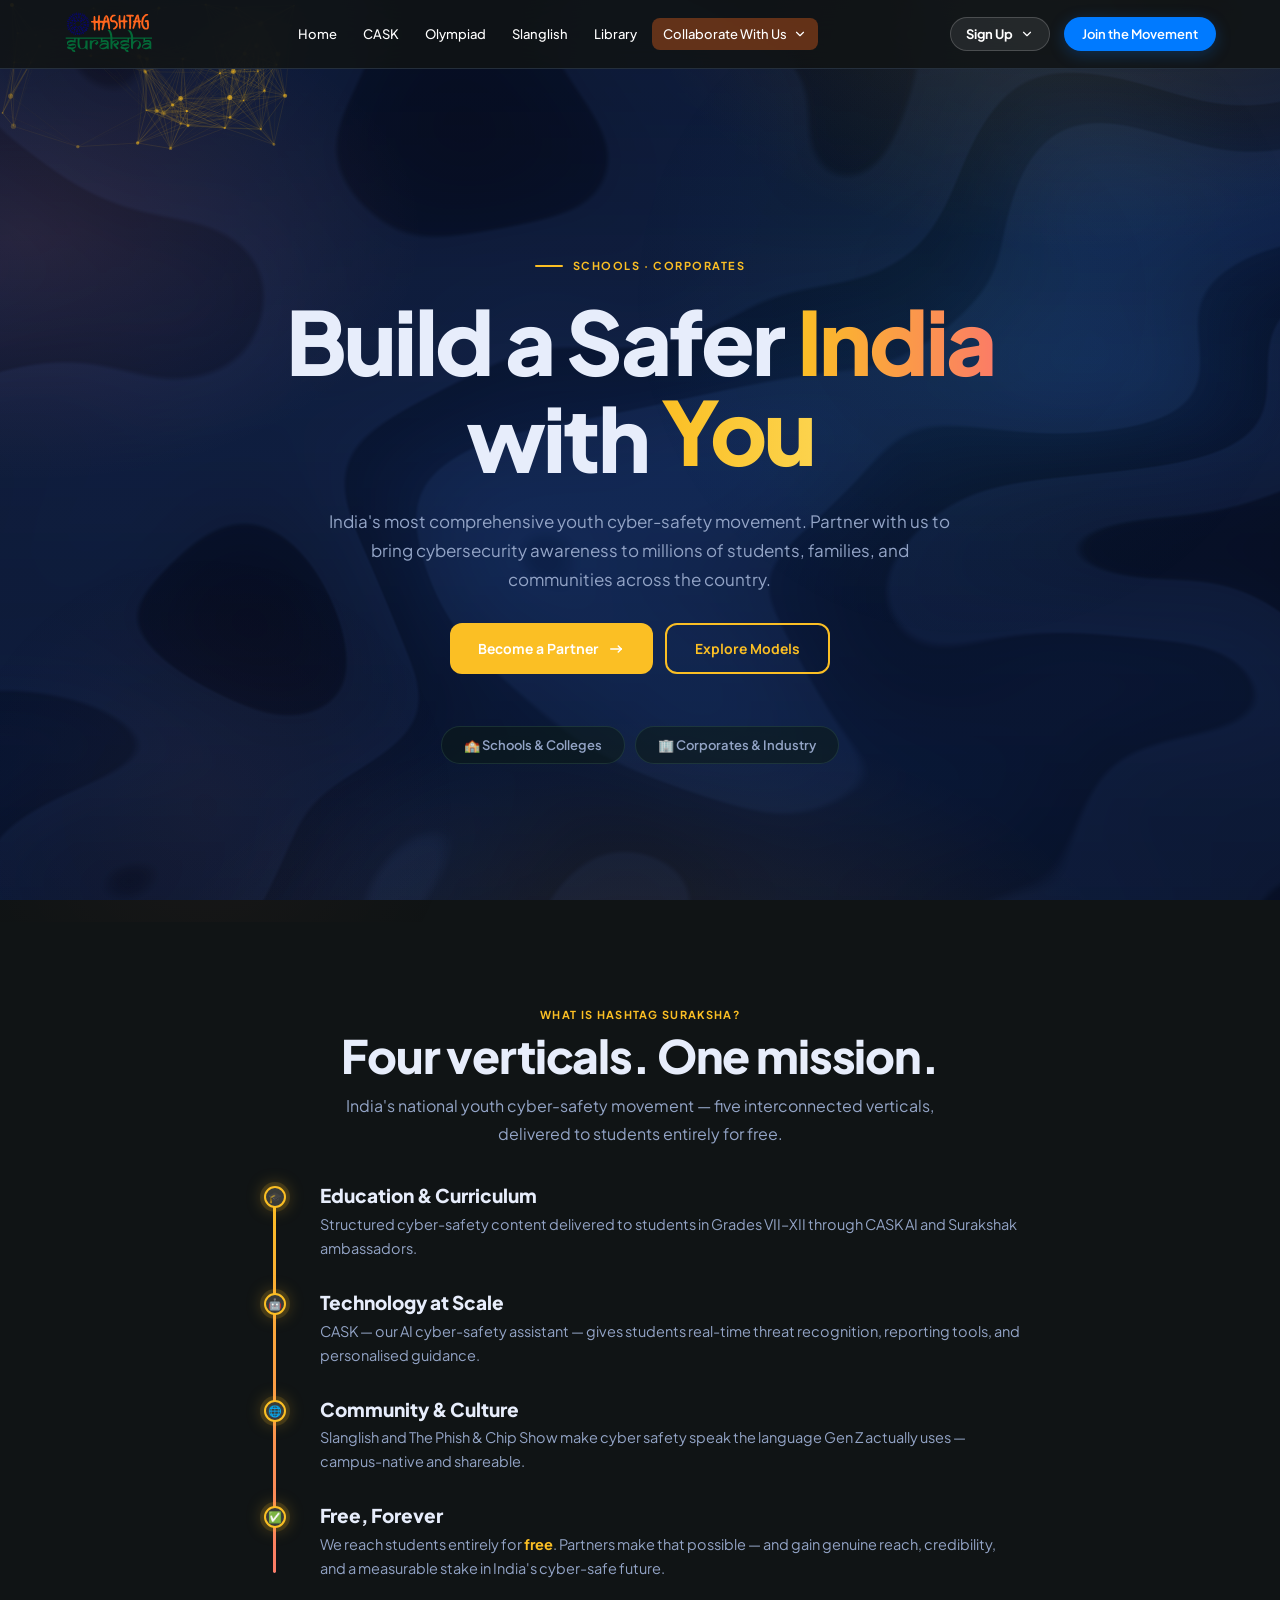
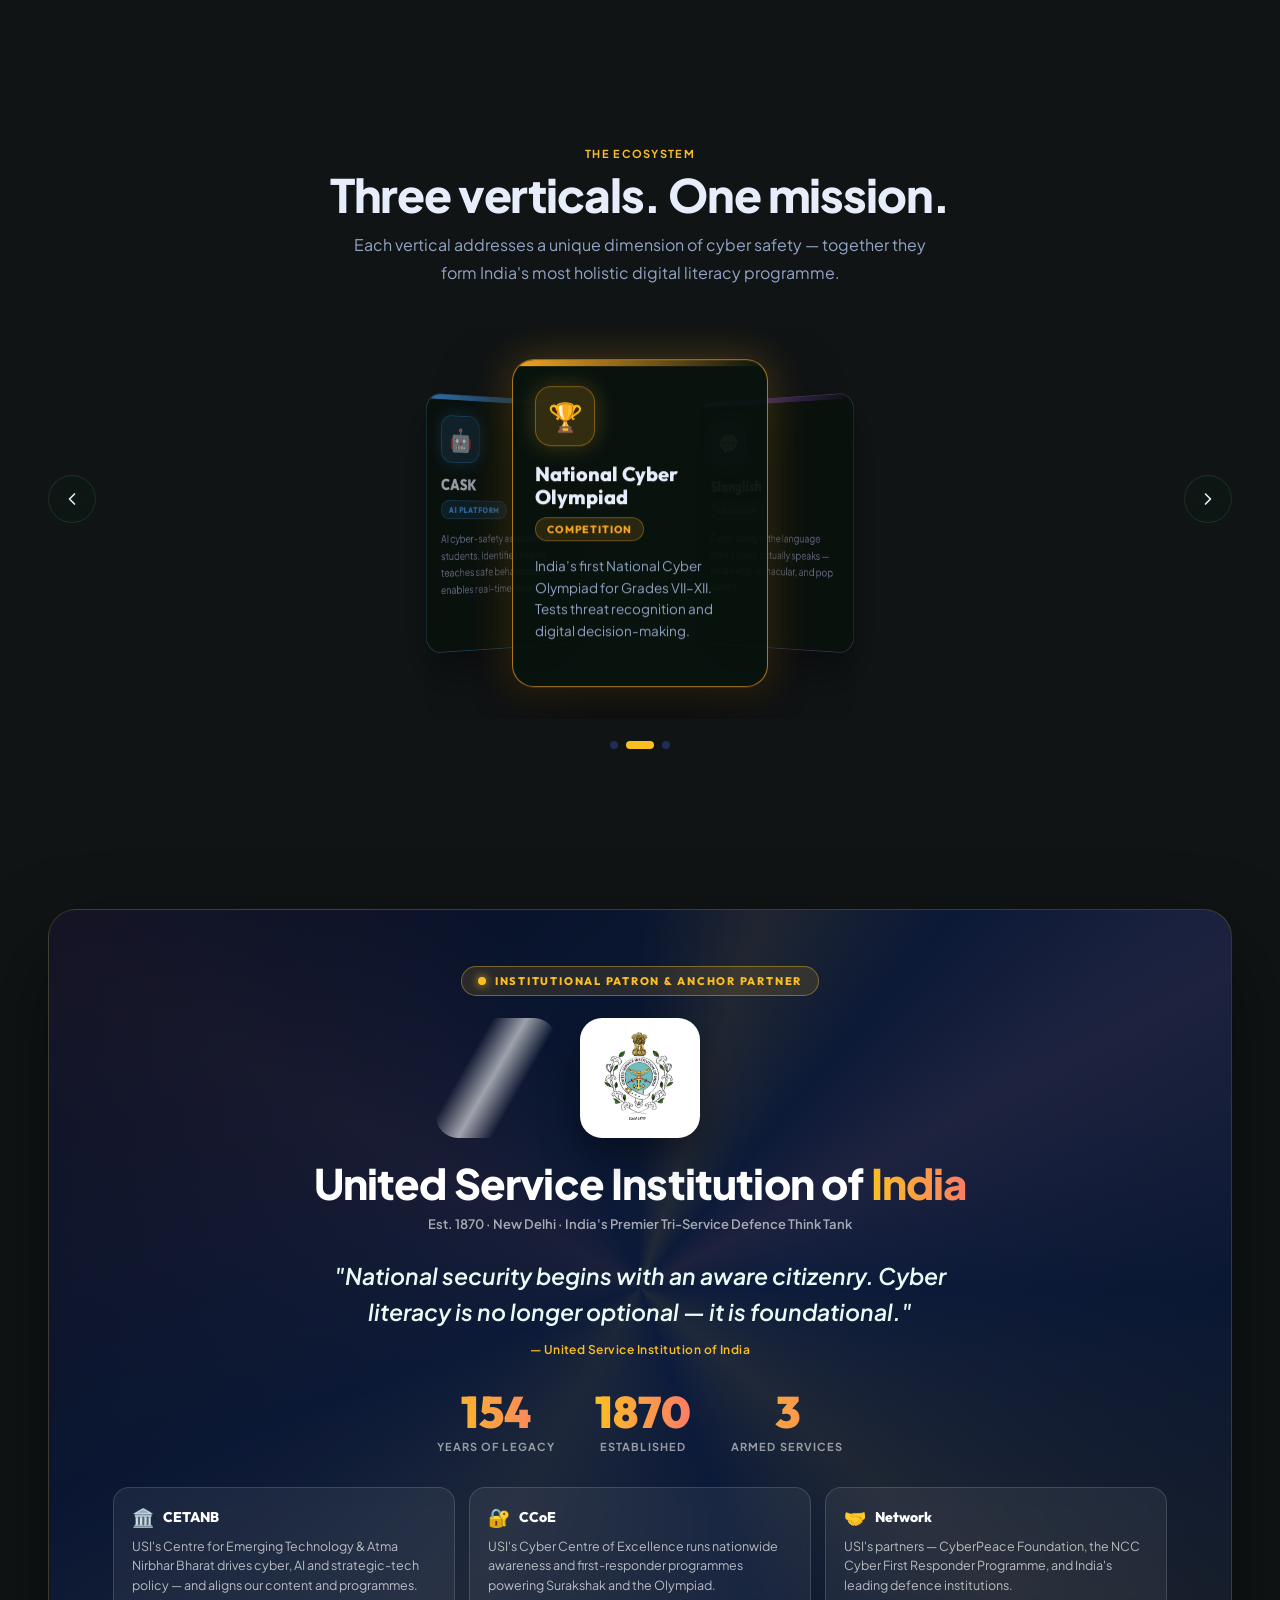
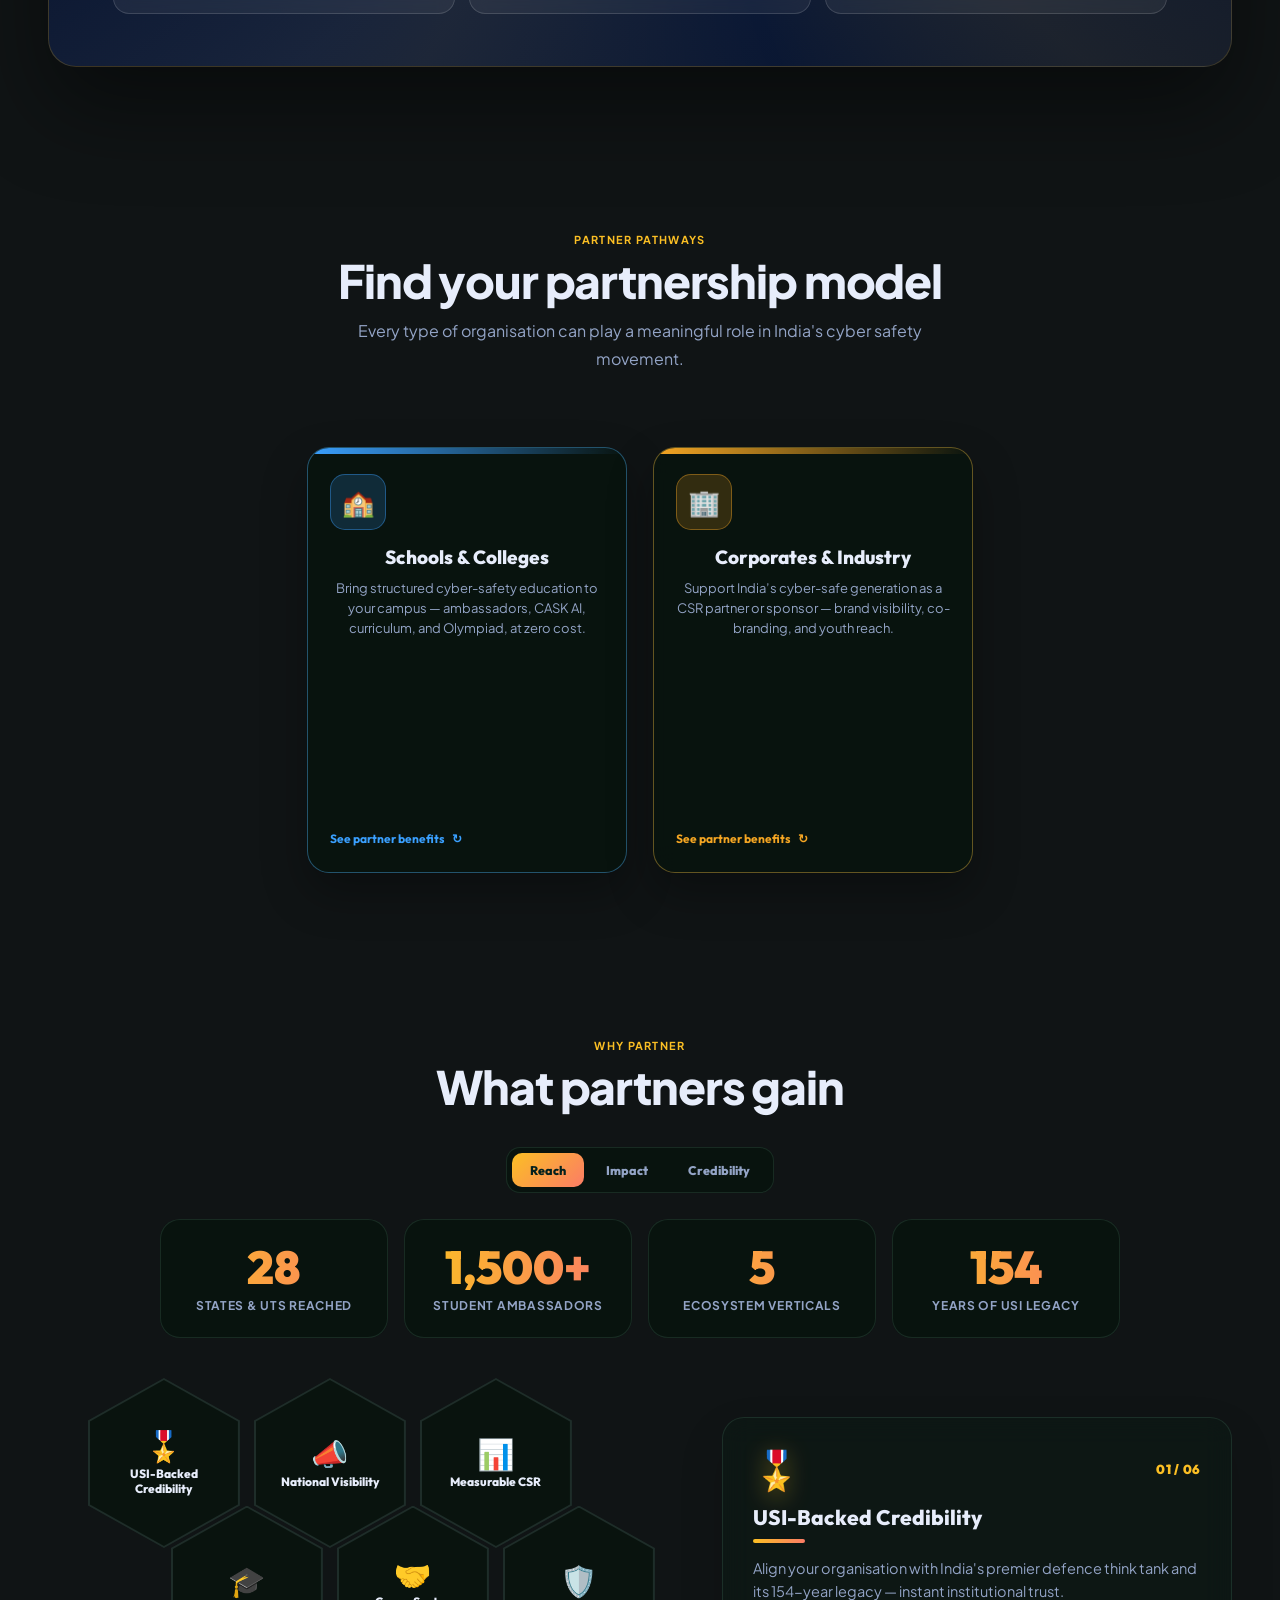
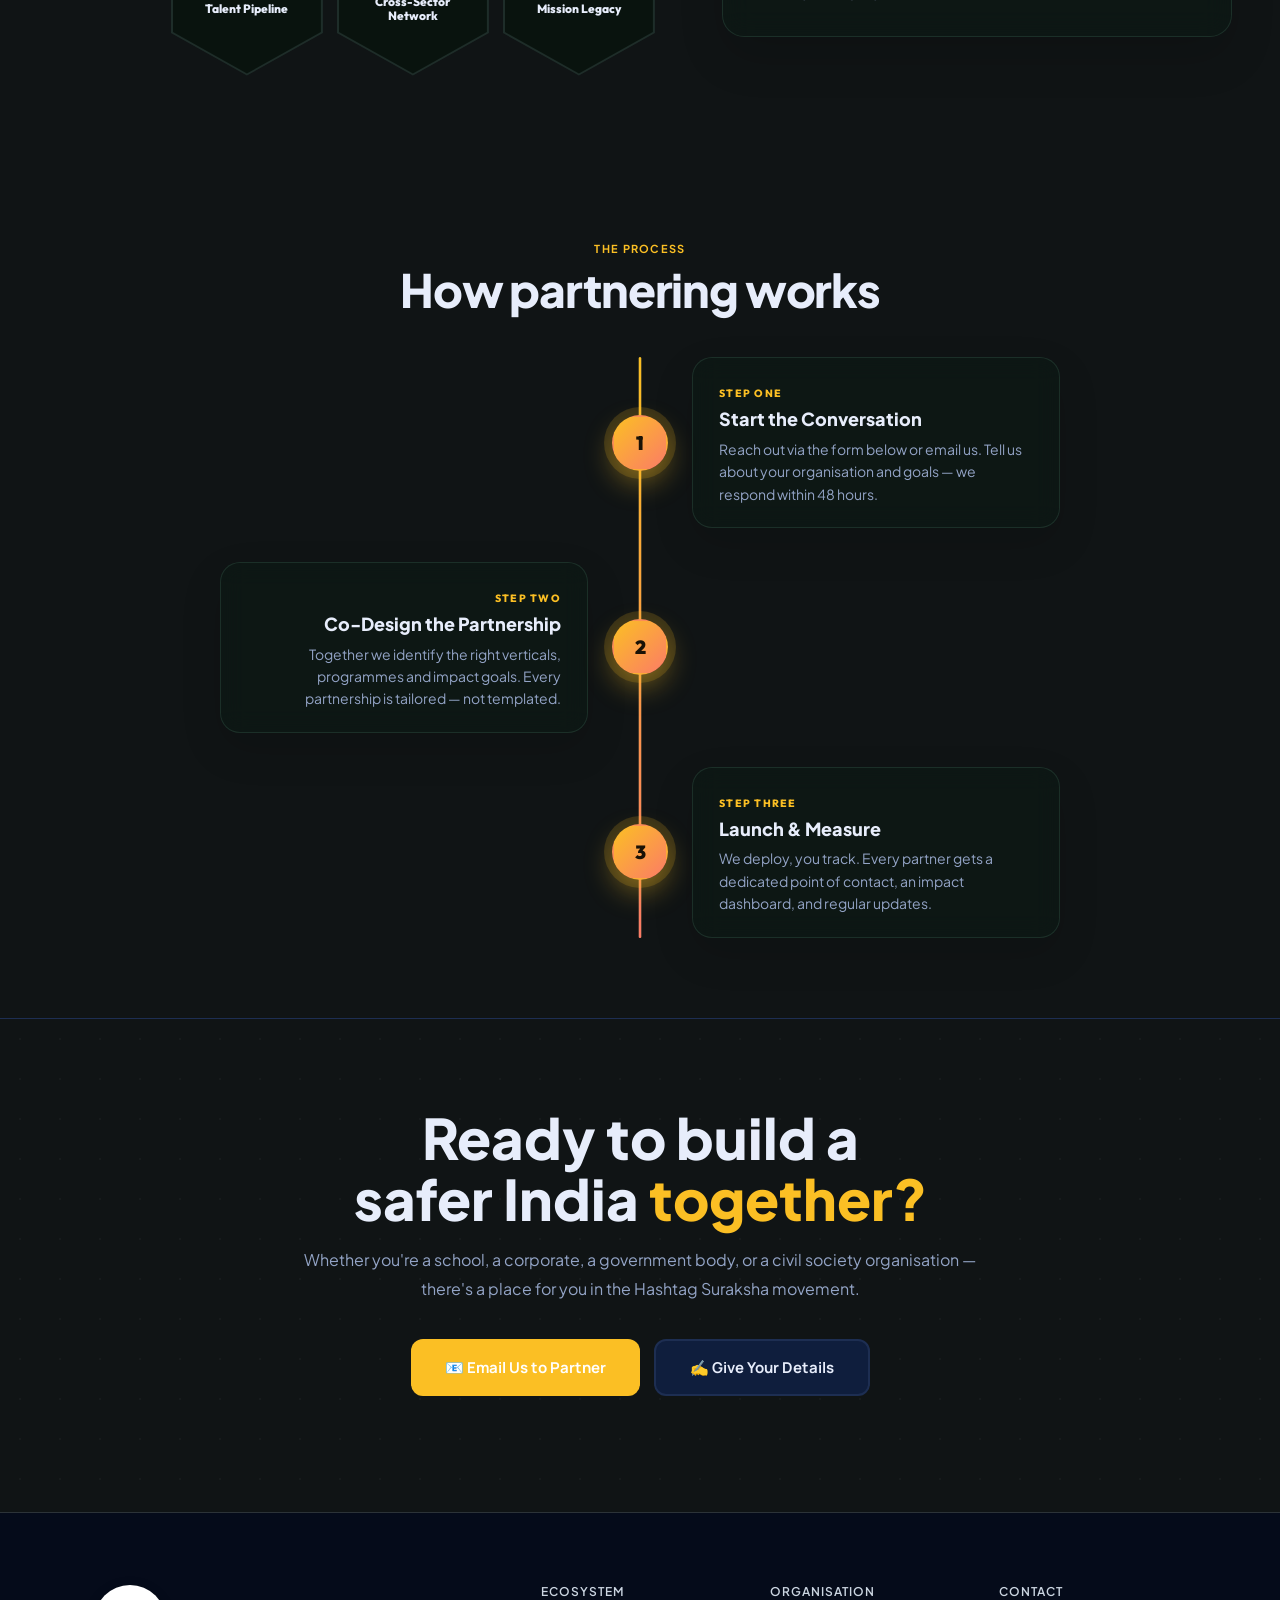
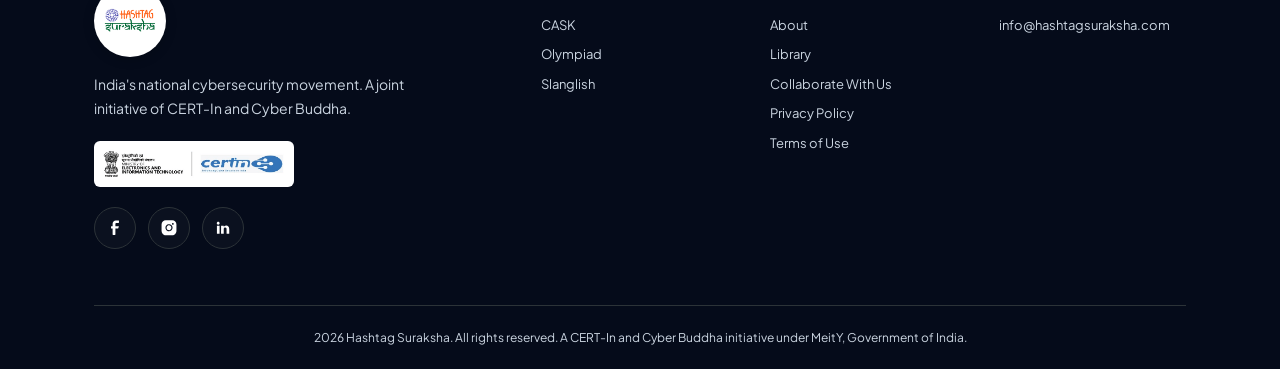
<file: partner.html>
<!DOCTYPE html>
<html lang="en" data-theme="dark">
<head>
  <meta charset="UTF-8" />
  <meta name="viewport" content="width=device-width, initial-scale=1.0" />
  <meta name="color-scheme" content="dark" />
  <script>
    document.documentElement.setAttribute('data-theme', 'dark');
    try {
      localStorage.setItem('hs-theme', 'dark');
      localStorage.removeItem('suraksha-theme');
    } catch (e) {}
  </script>
  <style id="darkThemePrepaint">
    html { background: #101415; color-scheme: dark; }
    body { background: #101415; color: #F8FAFC; }
  </style>
  <title>Collaborate With Us — Hashtag Suraksha</title>
  <link rel="icon" type="image/svg+xml" href="./assets/images/hashtag-favicon.png" />
  <link href="https://fonts.googleapis.com/css2?family=Outfit:wght@500;600;700;800;900&family=Manrope:wght@400;500;600;700;800&display=swap" rel="stylesheet" />
  <link rel="stylesheet" href="./assets/css/global.css" />
  <link rel="stylesheet" href="./assets/css/style.css" />
  <script src="./assets/js/nav-dropdown.js" defer></script>
  <style>
    /* ═══════════════════════════════════════
       PARTNER · Forest Green + Coral
    ═══════════════════════════════════════ */
    :root {
      --bg:     #EEFCFA;
      --surf:   #DCF5F0;
      --card:   #FFFFFF;
      --ink:    #0B1F3A;
      --mut:    #46577A;
      --bdr:    #CBD9F0;
      --pri:    #F5860B;
      --pri2:   #EA580C;
      --acc:    #F5860B;
      --acc-s:  #FFF3E6;
      --lime:   #FB6D5B;
      --amber:  #F59E0B;
      --gold:   #D97706;
      --gold-s: #FFF7ED;
    }
    [data-theme="dark"] {
      --bg:     #050B1A;
      --surf:   #0B1730;
      --card:   #0F1E3D;
      --ink:    #E7EDFB;
      --mut:    #93A4C6;
      --bdr:    #1D2E52;
      --pri:    #FBBF24;
      --pri2:   #FCD34D;
      --acc:    #FBBF24;
      --acc-s:  #16213D;
      --lime:   #FB7C66;
      --amber:  #FCD34D;
      --gold:   #FCD34D;
      --gold-s: #1A1206;
    }

    /* ── BASE ─────────────────────────────── */
    *, *::before, *::after { box-sizing: border-box; }
    html { scroll-behavior: smooth; }
    body { font-family: 'Manrope', sans-serif; color: var(--ink); background: var(--bg); margin: 0; overflow-x: hidden; transition: background .3s, color .3s; }
    a { text-decoration: none; }
    /* ── SHARED ────────────────────────────── */
    .ps { padding: 80px 48px; }
    .pw { max-width: 1200px; margin: 0 auto; width: 100%; }
    .s-white { background: #fff; }
    [data-theme="dark"] .s-white { background: var(--surf); }
    .s-bg { background: var(--bg); }
    .s-surf { background: var(--surf); }
    .s-dark { background: var(--pri); }
    [data-theme="dark"] .s-dark { background: #0A1C14; border-top: 1px solid var(--bdr); }
    .ey { display: inline-block; font-size: 11px; font-weight: 700; letter-spacing: .12em; text-transform: uppercase; color: var(--acc); margin-bottom: 10px; }
    .ey--g { color: var(--pri); }
    [data-theme="dark"] .ey--g { color: var(--pri); }
    .h2 { font-family: 'Outfit', sans-serif; font-size: clamp(26px,4vw,46px); font-weight: 900; line-height: 1.06; letter-spacing: -.025em; color: var(--pri); margin-bottom: 12px; }
    [data-theme="dark"] .h2 { color: var(--ink); }
    .h2--white { color: #fff; }
    [data-theme="dark"] .h2--white { color: var(--ink); }
    .sub { font-size: 16px; color: var(--mut); line-height: 1.75; }
    .btn {
      display: inline-flex; align-items: center; gap: 8px;
      padding: 14px 28px; border-radius: 12px;
      font-family: 'Manrope', sans-serif; font-size: 14px; font-weight: 700;
      transition: all .2s; cursor: pointer; border: none;
    }
    .btn--pri { background: var(--pri); color: #fff; }
    .btn--pri:hover { background: var(--pri2); transform: translateY(-1px); box-shadow: 0 8px 20px rgba(6,95,70,.3); }
    .btn--acc { background: var(--acc); color: #fff; }
    .btn--acc:hover { opacity: .88; transform: translateY(-1px); }
    .btn--out { background: transparent; color: var(--pri); border: 2px solid var(--pri); }
    [data-theme="dark"] .btn--out { color: var(--pri); border-color: var(--pri); }
    .btn--out:hover { background: var(--pri); color: #fff; }
    /* ── HERO ─────────────────────────────── */
    .ph {
      min-height: 94vh; padding: 140px 48px 88px;
      background: #fff; display: flex; align-items: center;
      position: relative; overflow: hidden;
    }
    [data-theme="dark"] .ph { background: var(--surf); }
    /* Animated glow blob 1 */
    .ph::before {
      content: ''; position: absolute; right: -8%; top: -12%;
      width: 64vw; height: 64vw; border-radius: 50%;
      background: radial-gradient(circle, rgba(6,95,70,.07) 0%, transparent 60%);
      animation: blobDrift 12s ease-in-out infinite;
      pointer-events: none; z-index: 0;
    }
    /* Animated glow blob 2 */
    .ph::after {
      content: ''; position: absolute; left: -6%; bottom: -18%;
      width: 44vw; height: 44vw; border-radius: 50%;
      background: radial-gradient(circle, rgba(234,82,52,.05) 0%, transparent 65%);
      animation: blobDrift 16s ease-in-out infinite reverse;
      pointer-events: none; z-index: 0;
    }
    [data-theme="dark"] .ph::before { background: radial-gradient(circle, rgba(52,211,153,.05) 0%, transparent 60%); }
    [data-theme="dark"] .ph::after  { background: radial-gradient(circle, rgba(251,118,87,.04) 0%, transparent 65%); }
    @keyframes blobDrift {
      0%,100% { transform: scale(1) translate(0,0); }
      33%      { transform: scale(1.05) translate(1.5%,-1.5%); }
      66%      { transform: scale(.97) translate(-1%,1%); }
    }
    /* Dot-grid texture */
    .ph-grid {
      position: absolute; inset: 0; z-index: 0; pointer-events: none;
      background-image: radial-gradient(circle, rgba(6,95,70,.07) 1.5px, transparent 1.5px);
      background-size: 34px 34px;
    }
    [data-theme="dark"] .ph-grid { background-image: radial-gradient(circle, rgba(52,211,153,.05) 1.5px, transparent 1.5px); }
    /* Vertical accent line */
    .ph-vline {
      position: absolute; right: 18%; top: 0; bottom: 0; width: 1px;
      background: linear-gradient(180deg, transparent, rgba(6,95,70,.09) 40%, rgba(6,95,70,.09) 60%, transparent);
      z-index: 0;
    }
    .ph-inner { max-width: 1200px; margin: 0 auto; width: 100%; position: relative; z-index: 1; }
    .ph-eyebrow { display: inline-flex; align-items: center; gap: 10px; font-size: 11px; font-weight: 700; letter-spacing: .14em; text-transform: uppercase; color: var(--acc); margin-bottom: 24px; }
    .ph-eyebrow span { width: 28px; height: 2.5px; background: var(--acc); border-radius: 2px; }
    .ph-h1 {
      font-family: 'Outfit', sans-serif;
      font-size: clamp(54px,8.5vw,100px);
      font-weight: 900; line-height: .9; letter-spacing: -.04em;
      color: var(--pri); margin-bottom: 28px;
    }
    [data-theme="dark"] .ph-h1 { color: var(--ink); }
    .ph-h1 em { font-style: normal; color: var(--acc); display: block; }
    .ph-h1 .h1-dim { color: var(--mut); display: block; font-size: clamp(32px,4.5vw,54px); }
    [data-theme="dark"] .ph-h1 .h1-dim { color: var(--mut); }
    .ph-lead { font-size: 17px; color: var(--mut); line-height: 1.8; max-width: 580px; margin-bottom: 36px; }
    .ph-actions { display: flex; gap: 12px; flex-wrap: wrap; margin-bottom: 52px; }
    /* Partner-type chips (no stats) */
    .ph-chips { display: flex; gap: 10px; flex-wrap: wrap; }
    .ph-chip {
      display: inline-flex; align-items: center; gap: 8px;
      background: var(--bg); border: 1.5px solid var(--bdr);
      border-radius: 999px; padding: 10px 22px;
      font-size: 13px; font-weight: 600; color: var(--mut);
      transition: border-color .2s, color .2s, transform .2s;
    }
    .ph-chip:hover { border-color: var(--pri); color: var(--pri); transform: translateY(-2px); }
    [data-theme="dark"] .ph-chip { background: var(--card); }
    /* Staggered entrance */
    .ph-eyebrow { animation: fadeUp .6s .05s ease both; }
    .ph-h1      { animation: fadeUp .7s .15s ease both; }
    .ph-lead    { animation: fadeUp .6s .25s ease both; }
    .ph-actions { animation: fadeUp .6s .35s ease both; }
    .ph-chips   { animation: fadeUp .6s .45s ease both; }
    @keyframes fadeUp { from { opacity:0; transform:translateY(20px); } to { opacity:1; transform:none; } }

    /* ── ABOUT #SURAKSHA ───────────────────── */
    .about-grid { display: grid; grid-template-columns: 1fr 1fr; gap: 64px; align-items: center; }
    .about-left {}
    .about-right {}
    .about-desc { font-size: 15px; color: var(--mut); line-height: 1.85; margin-bottom: 22px; }
    /* Impact pillars replacing the old quote box */
    .about-pillars { display: flex; flex-direction: column; gap: 14px; }
    .about-pillar {
      display: flex; gap: 16px; align-items: flex-start;
      background: var(--bg); border: 1.5px solid var(--bdr);
      border-radius: 16px; padding: 18px 20px;
      transition: border-color .2s, transform .2s;
    }
    .about-pillar:hover { border-color: var(--pri); transform: translateX(4px); }
    [data-theme="dark"] .about-pillar { background: var(--card); }
    .apl-icon {
      width: 44px; height: 44px; border-radius: 12px; flex-shrink: 0;
      display: flex; align-items: center; justify-content: center; font-size: 20px;
    }
    .apl-icon--edu { background: #ECFDF5; }
    .apl-icon--tech { background: #EEF2FF; }
    .apl-icon--com  { background: #FFF7ED; }
    [data-theme="dark"] .apl-icon--edu  { background: rgba(52,211,153,.1); }
    [data-theme="dark"] .apl-icon--tech { background: rgba(99,102,241,.1); }
    [data-theme="dark"] .apl-icon--com  { background: rgba(251,146,60,.1); }
    .apl-body {}
    .apl-title { font-family: 'Outfit', sans-serif; font-size: 15px; font-weight: 900; color: var(--ink); margin-bottom: 3px; }
    .apl-desc  { font-size: 13px; color: var(--mut); line-height: 1.55; }
    /* Stat highlight bar */
    .about-statbar {
      display: flex; gap: 0; margin-top: 10px;
      background: var(--bg); border: 1.5px solid var(--bdr);
      border-radius: 16px; overflow: hidden;
    }
    [data-theme="dark"] .about-statbar { background: var(--card); }
    .asb-item { flex: 1; text-align: center; padding: 18px 12px; border-right: 1px solid var(--bdr); }
    .asb-item:last-child { border-right: none; }
    .asb-n { font-family: 'Outfit', sans-serif; font-size: 26px; font-weight: 900; color: var(--pri); line-height: 1; margin-bottom: 3px; }
    .asb-l { font-size: 10px; font-weight: 700; color: var(--mut); text-transform: uppercase; letter-spacing: .06em; }

    /* ── 5 VERTICALS ───────────────────────── */
    .vert-grid { display: grid; grid-template-columns: repeat(5,1fr); gap: 14px; }
    .vert-card {
      background: var(--card); border: 1.5px solid var(--bdr);
      border-radius: 18px; padding: 24px 18px;
      text-align: center; position: relative; overflow: hidden;
      transition: transform .2s, border-color .2s, box-shadow .2s;
      display: flex; flex-direction: column; align-items: center;
    }
    .vert-card::before {
      content: ''; position: absolute; top: 0; left: 0; right: 0; height: 4px;
      border-radius: 18px 18px 0 0;
    }
    .vc--cask::before  { background: #4F46E5; }
    .vc--sr::before    { background: #0891B2; }
    .vc--ol::before    { background: #0C3D4A; }
    .vc--ph::before    { background: #7C3AED; }
    .vc--sl::before    { background: #B45309; }
    .vert-card:hover { transform: translateY(-5px); box-shadow: 0 12px 32px rgba(6,95,70,.12); border-color: var(--pri); }
    [data-theme="dark"] .vert-card:hover { box-shadow: 0 12px 32px rgba(0,0,0,.4); }
    .vc-icon { font-size: 36px; margin-bottom: 14px; }
    .vc-name { font-family: 'Outfit', sans-serif; font-size: 13px; font-weight: 900; color: var(--ink); margin-bottom: 6px; letter-spacing: .02em; }
    .vc-tag { font-size: 10px; font-weight: 700; letter-spacing: .06em; text-transform: uppercase; padding: 3px 10px; border-radius: 999px; margin-bottom: 10px; }
    .vc-tag--cask  { background: #EEF2FF; color: #4338CA; }
    .vc-tag--sr    { background: #E0F2FE; color: #0369A1; }
    .vc-tag--ol    { background: #ECFDF5; color: #065F46; }
    .vc-tag--ph    { background: #F5F3FF; color: #6D28D9; }
    .vc-tag--sl    { background: #FFFBEB; color: #92400E; }
    [data-theme="dark"] .vc-tag--cask  { background: rgba(99,102,241,.15); color: #A5B4FC; }
    [data-theme="dark"] .vc-tag--sr    { background: rgba(8,145,178,.12); color: #22D3EE; }
    [data-theme="dark"] .vc-tag--ol    { background: rgba(6,95,70,.2); color: #34D399; }
    [data-theme="dark"] .vc-tag--ph    { background: rgba(124,58,237,.12); color: #C4B5FD; }
    [data-theme="dark"] .vc-tag--sl    { background: rgba(180,83,9,.12); color: #FCD34D; }
    .vc-desc { font-size: 12px; color: var(--mut); line-height: 1.6; }

    /* ── USI SECTION ───────────────────────── */
    .usi-wrap {
      background: #fff; border: 2px solid var(--bdr);
      border-radius: 28px; padding: 56px 56px 48px; position: relative; overflow: hidden;
    }
    [data-theme="dark"] .usi-wrap { background: var(--card); }
    .usi-wrap::before {
      content: ''; position: absolute; right: -80px; top: -80px;
      width: 400px; height: 400px; border-radius: 50%;
      background: radial-gradient(circle, rgba(180,83,9,.05) 0%, transparent 65%);
      pointer-events: none;
    }
    [data-theme="dark"] .usi-wrap::before { background: radial-gradient(circle, rgba(252,211,77,.03) 0%, transparent 65%); }
    /* Top: logo + badge row */
    .usi-top { display: flex; align-items: center; gap: 28px; margin-bottom: 36px; position: relative; z-index: 1; }
    .usi-logo-box {
      background: var(--gold-s); border: 1.5px solid rgba(180,83,9,.2);
      border-radius: 18px; padding: 14px 20px; flex-shrink: 0;
      display: flex; align-items: center; justify-content: center;
    }
    [data-theme="dark"] .usi-logo-box { background: var(--gold-s); border-color: rgba(252,211,77,.2); }
    .usi-logo-box img { width: auto; display: block; max-width: 180px; }
    .usi-top-right {}
    .usi-badge {
      display: inline-flex; align-items: center; gap: 8px;
      background: var(--gold-s); border: 1.5px solid rgba(180,83,9,.2);
      border-radius: 999px; padding: 5px 14px; margin-bottom: 10px;
    }
    [data-theme="dark"] .usi-badge { border-color: rgba(252,211,77,.2); }
    .usi-badge-dot { width: 8px; height: 8px; border-radius: 50%; background: var(--gold); animation: pulse 2s infinite; }
    .usi-badge-text { font-size: 11px; font-weight: 700; letter-spacing: .08em; text-transform: uppercase; color: var(--gold); }
    @keyframes pulse { 0%,100%{opacity:1;transform:scale(1)} 50%{opacity:.5;transform:scale(.9)} }
    .usi-h2 { font-family: 'Outfit', sans-serif; font-size: clamp(22px,2.8vw,34px); font-weight: 900; color: var(--pri); line-height: 1.1; margin-bottom: 3px; }
    [data-theme="dark"] .usi-h2 { color: var(--ink); }
    .usi-h2 em { font-style: normal; color: var(--gold); }
    .usi-founded { font-size: 12px; font-weight: 700; color: var(--mut); letter-spacing: .05em; text-transform: uppercase; }
    /* Main body: 2 columns */
    .usi-inner { display: grid; grid-template-columns: 1fr 1.1fr; gap: 48px; align-items: start; position: relative; z-index: 1; }
    .usi-desc { font-size: 15px; color: var(--mut); line-height: 1.8; margin-bottom: 24px; }
    /* Interactive accordion credentials */
    .usi-acc { display: flex; flex-direction: column; gap: 8px; margin-bottom: 24px; }
    .usi-acc-item {
      border: 1.5px solid var(--bdr); border-radius: 14px; overflow: hidden;
      transition: border-color .2s;
    }
    .usi-acc-item.open,
    .usi-acc-item:hover { border-color: var(--gold); }
    [data-theme="dark"] .usi-acc-item.open,
    [data-theme="dark"] .usi-acc-item:hover { border-color: var(--gold); }
    .usi-acc-hd {
      display: flex; align-items: center; justify-content: space-between;
      gap: 10px; padding: 14px 18px; cursor: pointer;
      background: var(--bg); transition: background .2s;
    }
    .usi-acc-item.open .usi-acc-hd,
    .usi-acc-hd:hover { background: var(--gold-s); }
    [data-theme="dark"] .usi-acc-hd { background: var(--surf); }
    [data-theme="dark"] .usi-acc-item.open .usi-acc-hd { background: var(--gold-s); }
    .usi-acc-icon { font-size: 18px; flex-shrink: 0; }
    .usi-acc-title { font-family: 'Outfit', sans-serif; font-size: 14px; font-weight: 800; color: var(--ink); flex: 1; }
    .usi-acc-arr { font-size: 16px; color: var(--mut); transition: transform .25s; }
    .usi-acc-item.open .usi-acc-arr { transform: rotate(90deg); color: var(--gold); }
    .usi-acc-body {
      max-height: 0; overflow: hidden; transition: max-height .3s ease, padding .3s ease;
      font-size: 13px; color: var(--mut); line-height: 1.65; padding: 0 18px;
      background: var(--card);
    }
    [data-theme="dark"] .usi-acc-body { background: var(--surf); }
    .usi-acc-item.open .usi-acc-body { max-height: 200px; padding: 12px 18px 16px; }
    .usi-link { font-size: 13px; font-weight: 700; color: var(--gold); display: inline-flex; align-items: center; gap: 5px; }
    .usi-link:hover { opacity: .75; }
    /* USI right panel */
    .usi-right {}
    .usi-quote-strip {
      background: var(--gold-s); border: 1.5px solid rgba(180,83,9,.15);
      border-left: 4px solid var(--gold);
      border-radius: 0 14px 14px 0; padding: 20px 22px;
      font-size: 15px; font-style: italic; color: var(--ink); line-height: 1.7;
      margin-bottom: 20px;
    }
    [data-theme="dark"] .usi-quote-strip { background: var(--gold-s); }
    .usi-quote-strip cite { font-style: normal; font-size: 11px; color: var(--mut); display: block; margin-top: 8px; font-weight: 700; letter-spacing: .05em; text-transform: uppercase; }
    .usi-stat-grid { display: grid; grid-template-columns: 1fr; gap: 10px; }
    .usi-sg {
      background: var(--pri); border-radius: 14px; padding: 20px;
      text-align: center; position: relative; overflow: hidden;
    }
    [data-theme="dark"] .usi-sg { background: #0A2A1C; border: 1.5px solid var(--bdr); }
    .usi-sg::after { content: ''; position: absolute; bottom: -16px; right: -16px; width: 70px; height: 70px; border-radius: 50%; background: rgba(255,255,255,.06); }
    .usi-sg-n { font-family: 'Outfit', sans-serif; font-size: 26px; font-weight: 900; color: #fff; line-height: 1; margin-bottom: 4px; position: relative; z-index: 1; }
    [data-theme="dark"] .usi-sg-n { color: var(--pri); }
    .usi-sg-l { font-size: 10px; color: rgba(255,255,255,.55); font-weight: 600; position: relative; z-index: 1; }
    [data-theme="dark"] .usi-sg-l { color: var(--mut); }
    .usi-sg--gold { background: var(--gold-s); border: 1.5px solid rgba(180,83,9,.15); }
    [data-theme="dark"] .usi-sg--gold { background: var(--gold-s); border-color: rgba(252,211,77,.12); }
    .usi-sg--gold .usi-sg-n { color: var(--gold); }
    .usi-sg--gold .usi-sg-l { color: var(--mut); }

    /* ── IMPACT NUMBERS ────────────────────── */
    .imp-grid { display: grid; grid-template-columns: repeat(4,1fr); gap: 20px; }
    .imp-card {
      background: var(--card); border: 1.5px solid var(--bdr);
      border-radius: 20px; padding: 32px 24px; text-align: center;
      position: relative; overflow: hidden; transition: border-color .2s, transform .2s;
    }
    .imp-card::before { content: ''; position: absolute; bottom: -30px; right: -30px; width: 120px; height: 120px; border-radius: 50%; background: rgba(6,95,70,.04); }
    [data-theme="dark"] .imp-card::before { background: rgba(52,211,153,.03); }
    .imp-card:hover { border-color: var(--pri); transform: translateY(-3px); }
    .imp-icon { font-size: 32px; margin-bottom: 12px; }
    .imp-n { font-family: 'Outfit', sans-serif; font-size: 40px; font-weight: 900; color: var(--pri); line-height: 1; margin-bottom: 4px; }
    [data-theme="dark"] .imp-n { color: var(--pri); }
    .imp-l { font-size: 13px; color: var(--mut); font-weight: 600; }

    /* ── PARTNERSHIP MODELS ─────────────────── */
    .pm-grid { display: grid; grid-template-columns: repeat(2,1fr); gap: 18px; }
    .pm-card {
      background: var(--card); border: 1.5px solid var(--bdr);
      border-radius: 20px; padding: 28px; overflow: hidden; position: relative;
      transition: border-color .2s, transform .2s, box-shadow .2s;
      display: flex; flex-direction: column;
    }
    .pm-card::before { content: ''; position: absolute; top: 0; left: 0; right: 0; height: 3px; border-radius: 20px 20px 0 0; }
    .pm--school::before   { background: linear-gradient(90deg, #4F46E5, #7C3AED); }
    .pm--corp::before     { background: linear-gradient(90deg, #065F46, #047857); }
    .pm--gov::before      { background: linear-gradient(90deg, #B45309, #D97706); }
    .pm--ngo::before      { background: linear-gradient(90deg, #0891B2, #0EA5E9); }
    .pm-card:hover { border-color: var(--pri); transform: translateY(-3px); box-shadow: 0 12px 28px rgba(6,95,70,.1); }
    [data-theme="dark"] .pm-card:hover { box-shadow: 0 12px 28px rgba(0,0,0,.4); }
    .pm-icon { font-size: 32px; margin-bottom: 14px; }
    .pm-title { font-family: 'Outfit', sans-serif; font-size: 20px; font-weight: 900; color: var(--ink); margin-bottom: 8px; }
    .pm-desc { font-size: 14px; color: var(--mut); line-height: 1.7; margin-bottom: 18px; flex: 1; }
    .pm-perks { display: flex; flex-direction: column; gap: 7px; margin-bottom: 20px; }
    .pm-perk { display: flex; align-items: flex-start; gap: 9px; font-size: 13px; color: var(--mut); }
    .pm-perk::before { content: '✓'; color: var(--pri); font-weight: 800; flex-shrink: 0; margin-top: 1px; }
    [data-theme="dark"] .pm-perk::before { color: var(--pri); }
    .pm-cta { display: inline-flex; align-items: center; gap: 5px; background: var(--pri); color: #fff; border-radius: 9px; padding: 10px 20px; font-size: 13px; font-weight: 700; transition: opacity .2s; align-self: flex-start; }
    [data-theme="dark"] .pm-cta { background: var(--pri2); }
    .pm-cta:hover { opacity: .85; }

    /* ── HOW IT WORKS ──────────────────────── */
    .hw-grid { display: grid; grid-template-columns: repeat(3,1fr); gap: 20px; position: relative; }
    .hw-grid::before { content: ''; position: absolute; top: 44px; left: calc(16.6% + 16px); right: calc(16.6% + 16px); height: 2px; background: repeating-linear-gradient(90deg, var(--bdr) 0, var(--bdr) 8px, transparent 8px, transparent 16px); z-index: 0; }
    .hw-card {
      background: var(--card); border: 1.5px solid var(--bdr);
      border-radius: 20px; padding: 48px 36px; text-align: center;
      position: relative; z-index: 1; transition: border-color .2s, transform .2s;
    }
    .hw-card:hover { border-color: var(--pri); transform: translateY(-3px); }
    .hw-num {
      width: 56px; height: 56px; border-radius: 50%;
      background: var(--pri); color: #fff;
      display: flex; align-items: center; justify-content: center;
      font-family: 'Outfit', sans-serif; font-size: 22px; font-weight: 900;
      margin: 0 auto 18px;
    }
    [data-theme="dark"] .hw-num { background: var(--pri); color: #0A1F16; }
    .hw-title { font-family: 'Outfit', sans-serif; font-size: 18px; font-weight: 900; color: var(--ink); margin-bottom: 10px; }
    .hw-desc { font-size: 14px; color: var(--mut); line-height: 1.7; }

    /* ── BENEFITS ──────────────────────────── */
    .ben-grid { display: grid; grid-template-columns: 1fr 1fr; gap: 20px; }
    .ben-card {
      background: var(--card); border: 1.5px solid var(--bdr);
      border-radius: 16px; padding: 32px 28px; display: flex; gap: 20px;
      transition: border-color .2s, transform .2s;
    }
    .ben-card:hover { border-color: var(--pri); }
    .ben-icon { font-size: 26px; flex-shrink: 0; width: 48px; height: 48px; border-radius: 12px; background: var(--bg); display: flex; align-items: center; justify-content: center; }
    [data-theme="dark"] .ben-icon { background: var(--surf); }
    .ben-body { }
    .ben-title { font-family: 'Outfit', sans-serif; font-size: 15px; font-weight: 800; color: var(--ink); margin-bottom: 4px; }
    .ben-desc { font-size: 13px; color: var(--mut); line-height: 1.6; }

    /* ── CTA / CONTACT ─────────────────────── */
    .cta-sec {
      background: var(--pri); padding: 88px 48px; text-align: center;
      position: relative; overflow: hidden;
    }
    [data-theme="dark"] .cta-sec { background: #0A1C14; border-top: 1px solid var(--bdr); }
    .cta-sec::before { content: ''; position: absolute; inset: 0; background-image: radial-gradient(circle, rgba(255,255,255,.03) 1px, transparent 1px); background-size: 40px 40px; pointer-events: none; }
    .cta-inner { max-width: 720px; margin: 0 auto; position: relative; z-index: 1; }
    .cta-h2 { font-family: 'Outfit', sans-serif; font-size: clamp(32px,5vw,56px); font-weight: 900; color: var(--acc); margin-bottom: 16px; line-height: 1.1; }
    [data-theme="dark"] .cta-h2 { color: var(--ink); }
    .cta-h2 em { font-style: normal; color: var(--acc); }
    .cta-p { font-size: 16px; color: var(--mut); line-height: 1.8; margin-bottom: 36px; }
    [data-theme="dark"] .cta-p { color: var(--mut); }
    .cta-actions { display: flex; gap: 14px; justify-content: center; flex-wrap: wrap; }
    .cta-btn-main { background: var(--acc); color: #fff; padding: 16px 34px; border-radius: 12px; font-family: 'Manrope', sans-serif; font-size: 15px; font-weight: 700; display: inline-flex; align-items: center; gap: 8px; transition: opacity .2s, transform .2s; }
    .cta-btn-main:hover { opacity: .88; transform: translateY(-2px); }
    .cta-btn-sec { background: transparent; color: var(--pri); padding: 16px 34px; border-radius: 12px; font-family: 'Manrope', sans-serif; font-size: 15px; font-weight: 700; border: 2px solid var(--pri); display: inline-flex; align-items: center; gap: 8px; transition: background .2s; cursor: pointer; transition: opacity .2s, transform .2s; }
    [data-theme="dark"] .cta-btn-sec { background: var(--card); border-color: var(--bdr); color: var(--ink); }
    .cta-btn-sec:hover { background: var(--pri); color: #fff; opacity: .88; transform: translateY(-2px);}
    [data-theme="dark"] .cta-btn-sec:hover { background: var(--surf); }
    /* ── CTA FORM ─────────────────────────── */
    .cta-form-wrap { margin-top: 28px; }
    .cta-form {
      display: none; text-align: left;
      background: rgba(255,255,255,.07); border: 1px solid rgba(255,255,255,.14);
      border-radius: 18px; padding: 28px 32px; max-width: 640px; margin: 0 auto;
    }
    [data-theme="dark"] .cta-form { background: var(--card); border-color: var(--bdr); }
    .cta-form.open { display: block; animation: fadeUp .3s ease both; }
    .cta-form-row { display: grid; grid-template-columns: 1fr 1fr; gap: 14px; margin-bottom: 14px; }
    .cta-form-group { display: flex; flex-direction: column; gap: 6px; }
    .cta-form-label { font-size: 11px; font-weight: 700; color: rgba(255,255,255,.5); text-transform: uppercase; letter-spacing: .07em; }
    [data-theme="dark"] .cta-form-label { color: var(--mut); }
    .cta-form-input, .cta-form-select {
      background: rgba(255,255,255,.09); border: 1px solid rgba(255,255,255,.15);
      color: #fff; border-radius: 10px; padding: 12px 16px;
      font-size: 14px; font-family: 'Manrope', sans-serif; width: 100%; transition: border-color .2s;
    }
    [data-theme="dark"] .cta-form-input,
    [data-theme="dark"] .cta-form-select { background: var(--surf); border-color: var(--bdr); color: var(--ink); }
    .cta-form-input::placeholder { color: rgba(255,255,255,.3); }
    [data-theme="dark"] .cta-form-input::placeholder { color: var(--mut); }
    .cta-form-input:focus, .cta-form-select:focus { outline: none; border-color: rgba(255,255,255,.4); }
    .cta-form-select option { background: #0A1F16; }
    .cta-form-full { grid-column: 1 / -1; }
    .cta-form-submit {
      width: 100%; background: var(--acc); color: #fff; border: none;
      border-radius: 10px; padding: 14px; font-size: 15px; font-weight: 700;
      font-family: 'Manrope', sans-serif; cursor: pointer; margin-top: 10px;
      transition: opacity .2s, transform .2s;
    }
    .cta-form-submit:hover { opacity: .88; transform: translateY(-1px); }
    .cta-thanks {
      display: none; text-align: center; padding: 28px 0 8px;
      animation: fadeUp .4s ease both;
    }
    .cta-thanks.show { display: block; }
    .cta-thanks-icon { font-size: 44px; margin-bottom: 10px; }
    .cta-thanks-title { font-size: 20px; font-weight: 900; color: #fff; margin-bottom: 6px; font-family: 'Outfit', sans-serif; }
    [data-theme="dark"] .cta-thanks-title { color: var(--ink); }
    .cta-thanks-sub { font-size: 14px; color: rgba(255,255,255,.5); }
    [data-theme="dark"] .cta-thanks-sub { color: var(--mut); }
    @media(max-width:600px){ .cta-form-row { grid-template-columns: 1fr; } }

    /* ── FOOTER (global) ───────────────────── */
    .footer-grid {
      display: grid; grid-template-columns: 1.2fr 1fr;
      gap: 60px; padding-bottom: 48px;
    }
    .footer-logo-circle-link { display: inline-block; margin-bottom: 16px; }
    .footer-logo-circle {
      width: 72px; height: 72px; background: #fff; border-radius: 50%;
      display: flex; align-items: center; justify-content: center;
      padding: 10px; box-shadow: 0 2px 12px rgba(0,0,0,.18);
    }
    .footer-logo-img {
      width: 100% !important; height: 100% !important;
      object-fit: contain !important; display: block !important; filter: none !important;
    }
    .footer-brand > p {
      font-size: 14px; color: var(--text-secondary); line-height: 1.7; margin-bottom: 20px;
    }
    .footer-partner-logos { display: flex; align-items: center; gap: 16px; margin-bottom: 20px; }
    .footer-certin-logo {
      height: 46px; width: auto; max-width: 200px; object-fit: contain;
      background: #fff; border-radius: 6px; padding: 4px 8px;
    }
    .footer-links-group { display: grid; grid-template-columns: repeat(3,1fr); gap: 32px; }
    .footer-col h5 {
      font-size: 12px; font-weight: 600; letter-spacing: .08em; text-transform: uppercase;
      color: var(--text-secondary); margin-bottom: 16px;
    }
    .footer-col a {
      display: block; font-size: 13px; font-weight: 400;
      color: var(--text-secondary); margin-bottom: 10px; transition: color .2s;
    }
    /* .footer-col a:hover { color: var(--primary); } */
    .footer-cta-link { color: var(--primary) !important; font-weight: 500 !important; }
    @media(max-width:768px){
      .footer-grid { grid-template-columns: 1fr; gap: 40px; }
      .footer-links-group { grid-template-columns: repeat(2,1fr); }
    }
    @media(max-width:480px){ .footer-links-group { grid-template-columns: 1fr; } }

    /* ── REVEAL ────────────────────────────── */
    .rev { opacity: 0; transform: translateY(18px); transition: opacity .5s ease, transform .5s ease; }
    .rev.in { opacity: 1; transform: none; }
    .d1{transition-delay:.1s} .d2{transition-delay:.2s} .d3{transition-delay:.3s} .d4{transition-delay:.4s}

    /* ── RESPONSIVE ────────────────────────── */
    @media(max-width:1020px){
      .ph-inner { grid-template-columns: 1fr; gap: 40px; }
      .about-grid { grid-template-columns: 1fr; gap: 40px; }
      .vert-grid { grid-template-columns: 1fr 1fr; }
      .usi-top { flex-direction: column; align-items: flex-start; }
      .usi-inner { grid-template-columns: 1fr; gap: 36px; }
      .imp-grid { grid-template-columns: 1fr 1fr; }
      .pm-grid { grid-template-columns: 1fr; }
      .ben-grid { grid-template-columns: 1fr 1fr; }
      .hw-grid { grid-template-columns: 1fr; }
      .hw-grid::before { display: none; }
      .ps { padding: 56px 24px; }
      .ph { padding: 120px 24px 64px; }
      .usi-wrap { padding: 36px 28px; }
    }
    @media(max-width:600px){
      .vert-grid { grid-template-columns: 1fr; }
      .imp-grid { grid-template-columns: 1fr 1fr; }
      .ben-grid { grid-template-columns: 1fr; }
      .usi-stat-grid { grid-template-columns: 1fr 1fr; }
      .ph-chips { gap: 8px; }
    }
  
    /* ══════════════════════════════════════════════════════════
       PARTNER REDESIGN — animated gradient bg · glass · bold motion · both themes
       ══════════════════════════════════════════════════════════ */
    :root { --pr-glass: rgba(255,255,255,0.74); --pr-glassbd: rgba(10,40,28,0.10); --pr-solid: rgba(247,252,249,0.95); }
    [data-theme="dark"] { --pr-glass: rgba(12,26,20,0.55); --pr-glassbd: rgba(120,200,160,0.14); --pr-solid: rgba(9,19,14,0.95); }

    /* Bold moving gradient background — visibly different in dark vs light */
    body { background: transparent !important; }
    /* DARK: deep teal → ink, bold moving, teal/lime glows */
    /* Azure Topo Flow shader canvas (forked light/dark palette) */
    #shader-canvas { position:fixed; inset:0; width:100vw; height:100vh; z-index:-3; display:block; pointer-events:none; }
    /* Warm veil for depth + text contrast, layered over the shader */
    .pr-bg { position:fixed; inset:0; z-index:-2; pointer-events:none;
      background:
        radial-gradient(ellipse 54% 44% at 84% 0%, rgba(245,134,11,0.10), transparent 60%),
        radial-gradient(ellipse 50% 44% at 2% 26%, rgba(251,109,91,0.10), transparent 60%),
        radial-gradient(ellipse 60% 50% at 50% 112%, rgba(245,158,11,0.10), transparent 62%); }
    [data-theme="dark"] .pr-bg { background:
        radial-gradient(ellipse 56% 46% at 84% 0%, rgba(251,191,36,0.12), transparent 60%),
        radial-gradient(ellipse 52% 46% at 2% 26%, rgba(251,124,102,0.12), transparent 60%),
        radial-gradient(ellipse 62% 52% at 50% 112%, rgba(245,158,11,0.10), transparent 62%),
        linear-gradient(180deg, rgba(5,11,26,0.32), rgba(5,11,26,0.10) 40%, rgba(5,11,26,0.34)); }

    /* Sections transparent so the gradient shows through */
    .s-white, [data-theme="dark"] .s-white, .s-bg, .s-surf, .s-dark, [data-theme="dark"] .s-dark,
    .ph, [data-theme="dark"] .ph, .cta-sec { background: transparent !important; }
    .ps, .cta-sec, .ph { position:relative; z-index:1; }

    /* Existing cards → glass, both themes */
    .about-pillar, [data-theme="dark"] .about-pillar,
    .ben-card, .hw-card, .usi-wrap, [data-theme="dark"] .usi-wrap,
    .usi-acc-item, .cta-form, .ph-chip, [data-theme="dark"] .ph-chip {
      background: var(--pr-glass) !important; border:1px solid var(--pr-glassbd) !important;
      backdrop-filter: blur(14px); -webkit-backdrop-filter: blur(14px);
    }
    .ben-card, .hw-card, .about-pillar { transition: transform .3s cubic-bezier(.22,1,.36,1), box-shadow .3s, border-color .3s !important; }
    .ben-card:hover, .about-pillar:hover { transform: translateY(-6px) scale(1.015); box-shadow: 0 22px 48px rgba(0,0,0,.22); border-color: color-mix(in srgb, var(--acc) 45%, transparent) !important; }
    .ben-card:hover .ben-icon { transform: rotate(-8deg) scale(1.14); }
    .ben-icon { transition: transform .3s cubic-bezier(.34,1.56,.64,1); display:inline-block; }

    /* How-it-works → bold connected timeline */
    .hw-grid { position:relative; }
    .hw-card { position:relative; overflow:hidden; }
    .hw-card::after { content:''; position:absolute; left:0; top:0; height:100%; width:4px; background:linear-gradient(180deg,var(--acc),transparent); transform:scaleY(0); transform-origin:top; transition:transform .5s cubic-bezier(.22,1,.36,1); }
    .hw-card:hover { transform: translateY(-6px); box-shadow:0 22px 48px rgba(0,0,0,.22); border-color: color-mix(in srgb,var(--acc) 45%, transparent) !important; }
    .hw-card:hover::after { transform:scaleY(1); }
    .hw-num { transition: transform .35s cubic-bezier(.34,1.56,.64,1), box-shadow .35s; }
    .hw-card:hover .hw-num { transform: scale(1.15) rotate(-6deg); box-shadow:0 10px 26px color-mix(in srgb,var(--acc) 40%, transparent); }

    /* Hero gradient headline pop */
    .ph-h1 em { background: linear-gradient(90deg, var(--acc), #22C55E); -webkit-background-clip:text; background-clip:text; -webkit-text-fill-color:transparent; }
    .ph-chip { transition: transform .25s cubic-bezier(.22,1,.36,1), border-color .25s, box-shadow .25s; }
    .ph-chip:hover { transform: translateY(-3px); border-color: color-mix(in srgb,var(--acc) 50%, transparent) !important; box-shadow:0 8px 22px rgba(0,0,0,.2); }

    /* ── VERTICALS · 3D COVERFLOW ── */
    .pv-wrap { max-width:1200px; margin:0 auto; }
    .pv-carousel { position:relative; margin-top:30px; padding:0 52px; }
    .pv-stage { position:relative; height:clamp(367px,44vh,392px); perspective:1600px; overflow:hidden; }
    .pv-track { position:absolute; inset:0; transform-style:preserve-3d; }
    .pv-item { position:absolute; left:50%; top:50%; width:clamp(220px,20vw,272px); aspect-ratio:5/6.4; cursor:pointer;
      transition: transform .62s cubic-bezier(.22,1,.36,1), opacity .5s, filter .5s; will-change:transform; }
    .pv-card { position:relative; width:100%; height:100%; border-radius:22px; overflow:hidden; padding:26px 22px;
      background: var(--pr-solid); border:1.5px solid color-mix(in srgb,var(--ca) 40%, var(--pr-glassbd));
      backdrop-filter: blur(16px); -webkit-backdrop-filter:blur(16px);
      box-shadow:0 26px 56px rgba(0,0,0,.42); display:flex; flex-direction:column; align-items:flex-start;
      transition: box-shadow .5s, border-color .5s; }
    .pv-item.is-active .pv-card { border-color: color-mix(in srgb,var(--ca) 70%, transparent); box-shadow:0 34px 72px rgba(0,0,0,.5), 0 0 44px color-mix(in srgb,var(--ca) 30%, transparent); animation: pvFloat 5.5s ease-in-out infinite; }
    @keyframes pvFloat { 0%,100%{transform:translateY(0)} 50%{transform:translateY(-8px)} }
    .pv-item:not(.is-active) .pv-card { filter:brightness(.82) saturate(.92); }
    .pv-card::before { content:''; position:absolute; left:0; right:0; top:0; height:6px; background:linear-gradient(90deg,var(--ca),transparent); }
    .pv-ico { width:60px; height:60px; border-radius:16px; display:flex; align-items:center; justify-content:center; font-size:28px; margin-bottom:16px;
      background: color-mix(in srgb,var(--ca) 18%, transparent); border:1px solid color-mix(in srgb,var(--ca) 40%, transparent); box-shadow:0 0 22px color-mix(in srgb,var(--ca) 26%, transparent); }
    .pv-name { font-family:'Outfit',sans-serif; font-size:20px; font-weight:800; color:var(--ink); line-height:1.15; margin-bottom:9px; }
    .pv-tag { display:inline-block; font-family:'Outfit',sans-serif; font-size:10.5px; font-weight:800; letter-spacing:.08em; text-transform:uppercase; color:var(--ca); padding:4px 11px; border-radius:999px; background: color-mix(in srgb,var(--ca) 14%, transparent); border:1px solid color-mix(in srgb,var(--ca) 34%, transparent); margin-bottom:14px; }
    .pv-desc { font-size:13.5px; color:var(--mut); line-height:1.6; }
    .pv-arrow { position:absolute !important; top:44%; transform:translateY(-50%); z-index:20; width:48px; height:48px; border-radius:50%;
      background:var(--pr-glass); border:1px solid var(--pr-glassbd); color:var(--ink); font-size:22px; cursor:pointer; display:flex; align-items:center; justify-content:center; backdrop-filter:blur(10px);
      transition: transform .2s, background .2s, border-color .2s, box-shadow .2s; }
    .pv-arrow:hover { background:var(--acc); border-color:var(--acc); color:#fff; transform:translateY(-50%) scale(1.1); box-shadow:0 8px 24px color-mix(in srgb,var(--acc) 45%, transparent); }
    .pv-arrow.prev{ left:0 } .pv-arrow.next{ right:0 }
    .pv-dots { display:flex; gap:8px; justify-content:center; margin-top:22px; }
    .pv-dot { width:8px; height:8px; border-radius:999px; background:var(--bdr); border:none; cursor:pointer; transition:width .3s, background .3s; padding:0; }
    .pv-dot.on { width:28px; background:var(--acc); }

    /* ── MODELS · FLIP CARDS ── */
    #models .pw { display:flex; flex-direction:column; align-items:center; }
    #models .pw > .rev { width:100%; text-align:center !important; }
    .pf-grid { width:min(100%, 666px); display:grid; grid-template-columns:repeat(2, minmax(260px, 320px)); justify-content:center; gap:26px; margin:34px auto 0; }
    .pf-card { position:relative; aspect-ratio:3/4; perspective:1400px; cursor:pointer; }
    .pf-inner { position:absolute; inset:0; transform-style:preserve-3d; transition: transform .7s cubic-bezier(.22,1,.36,1); }
    .pf-card.flip .pf-inner { transform: rotateY(180deg); }
    .pf-face { position:absolute; inset:0; backface-visibility:hidden; -webkit-backface-visibility:hidden; border-radius:22px; overflow:hidden;
      background: var(--pr-solid); border:1.5px solid color-mix(in srgb,var(--ca) 34%, var(--pr-glassbd)); backdrop-filter:blur(16px); -webkit-backdrop-filter:blur(16px);
      box-shadow:0 20px 46px rgba(0,0,0,.3); padding:26px 22px; display:flex; flex-direction:column; }
    .pf-face::before { content:''; position:absolute; left:0; right:0; top:0; height:6px; background:linear-gradient(90deg,var(--ca),transparent); }
    .pf-card:hover .pf-front { box-shadow:0 28px 60px rgba(0,0,0,.4), 0 0 34px color-mix(in srgb,var(--ca) 26%, transparent); }
    .pf-front { transition: box-shadow .4s; }
    .pf-back { transform: rotateY(180deg); }
    .pf-ico { width:56px; height:56px; border-radius:15px; display:flex; align-items:center; justify-content:center; font-size:26px; margin-bottom:16px;
      background: color-mix(in srgb,var(--ca) 18%, transparent); border:1px solid color-mix(in srgb,var(--ca) 40%, transparent); }
    .pf-title { font-family:'Outfit',sans-serif; font-size:19px; font-weight:800; color:var(--ink); line-height:1.18; margin-bottom:10px; }
    .pf-desc { font-size:13px; color:var(--mut); line-height:1.55; }
    .pf-hint { margin-top:auto; display:inline-flex; align-items:center; gap:7px; font-family:'Outfit',sans-serif; font-size:12px; font-weight:700; color:var(--ca); padding-top:14px; }
    .pf-hint .pf-spin { transition: transform .3s; }
    .pf-card:hover .pf-hint .pf-spin { transform: rotate(180deg); }
    .pf-back-title { font-family:'Outfit',sans-serif; font-size:15px; font-weight:800; color:var(--ca); margin-bottom:12px; letter-spacing:.02em; }
    .pf-perks { list-style:none; margin:0; padding:0; display:flex; flex-direction:column; gap:9px; flex:1; }
    .pf-perks li { position:relative; padding-left:22px; font-size:12.5px; color:var(--ink); line-height:1.4; }
    .pf-perks li::before { content:''; position:absolute; left:0; top:5px; width:13px; height:13px; border-radius:4px; background: color-mix(in srgb,var(--ca) 22%, transparent); border:1px solid var(--ca); }
    .pf-perks li::after { content:'✓'; position:absolute; left:2.5px; top:2px; font-size:9px; font-weight:900; color:var(--ca); }
    .pf-cta { margin-top:14px; display:inline-flex; align-items:center; justify-content:center; gap:8px; padding:11px 16px; border-radius:12px; font-family:'Outfit',sans-serif; font-size:13px; font-weight:800; text-decoration:none; color:#fff; background:var(--ca); box-shadow:0 10px 24px color-mix(in srgb,var(--ca) 40%, transparent); transition: transform .2s, box-shadow .2s; }
    .pf-cta:hover { transform:translateY(-2px); box-shadow:0 14px 32px color-mix(in srgb,var(--ca) 55%, transparent); }
    .pf-flipback { margin-top:9px; background:none; border:none; color:var(--mut); font-size:11.5px; font-weight:700; cursor:pointer; font-family:'Outfit',sans-serif; }

    @media (max-width:1024px){ .pf-grid{ width:min(100%, 666px); grid-template-columns:repeat(2,minmax(0,1fr)); } }
    @media (max-width:640px){ .pf-grid{ width:min(100%, 320px); grid-template-columns:1fr; } .pv-carousel{ padding:0 44px; } }
    @media (prefers-reduced-motion: reduce){ .pr-bg{ animation:none; } .pv-item.is-active .pv-card{ animation:none; } }
    @media (max-width:440px){ .pv-carousel{ padding:0; } }

  
    /* ══════ HERO · kinetic headline + particles ══════ */
    .ph { position:relative; overflow:hidden; min-height:92vh; display:flex; align-items:center; }
    .ph-grid, .ph-vline { display:none !important; }
    .ph-particles { position:absolute; inset:0; z-index:0; pointer-events:none; }
    .ph-inner2 { position:relative; z-index:1; max-width:1000px; margin:0 auto; text-align:center; padding:110px 24px 70px; }
    .ph-inner2 .ph-eyebrow { justify-content:center; }
    .ph-kh { font-family:'Outfit',sans-serif; font-size:clamp(40px,7.4vw,88px); font-weight:900; line-height:1.02; letter-spacing:-0.03em; color:var(--ink); margin:0; }
    .ph-grad { background:linear-gradient(90deg,var(--acc),var(--lime)); -webkit-background-clip:text; background-clip:text; -webkit-text-fill-color:transparent; }
    .ph-rot { position:relative; display:inline-block; min-height:1.1em; vertical-align:bottom; }
    .ph-rot > span { position:absolute; left:50%; transform:translateX(-50%) translateY(70%); opacity:0; white-space:nowrap;
      background:linear-gradient(90deg,var(--acc),var(--amber)); -webkit-background-clip:text; background-clip:text; -webkit-text-fill-color:transparent; font-weight:900;
      transition:opacity .5s cubic-bezier(.22,1,.36,1), transform .5s cubic-bezier(.22,1,.36,1); }
    .ph-rot > span.on { position:relative; left:auto; transform:translateX(0) translateY(0); opacity:1; }
    .ph-lead { max-width:640px; margin:24px auto 30px; font-size:17px; line-height:1.7; color:var(--mut); }
    .ph-inner2 .ph-actions, .ph-inner2 .ph-chips { justify-content:center; }
    .ph-chip { transition:transform .25s cubic-bezier(.22,1,.36,1), border-color .25s, box-shadow .25s; }
    .ph-chip:hover { transform:translateY(-4px) scale(1.04); border-color:color-mix(in srgb,var(--acc) 55%, transparent) !important; box-shadow:0 10px 26px rgba(0,0,0,.2); }

    /* ══════ ABOUT · animated manifesto ══════ */
    .mf-wrap { position:relative; max-width:760px; margin:36px auto 0; padding-left:34px; }
    .mf-line { position:absolute; left:13px; top:8px; bottom:8px; width:3px; border-radius:3px; background:var(--bdr); overflow:hidden; }
    .mf-fill { position:absolute; inset:0 0 auto 0; height:0%; background:linear-gradient(180deg,var(--acc),var(--lime)); border-radius:3px; transition:height 1.1s cubic-bezier(.22,1,.36,1); box-shadow:0 0 14px color-mix(in srgb,var(--acc) 60%, transparent); }
    .mf-step { position:relative; padding:0 0 30px 26px; opacity:0; transform:translateX(16px); transition:opacity .6s, transform .6s; }
    .mf-step.in { opacity:1; transform:none; }
    .mf-step:last-child { padding-bottom:0; }
    .mf-dot { position:absolute; left:-30px; top:2px; width:22px; height:22px; border-radius:50%; background:var(--card); border:2px solid var(--bdr); display:flex; align-items:center; justify-content:center; font-size:11px; transition:border-color .4s, box-shadow .4s, background .4s; }
    .mf-step.in .mf-dot { border-color:var(--acc); background:color-mix(in srgb,var(--acc) 18%, var(--card)); box-shadow:0 0 0 4px color-mix(in srgb,var(--acc) 14%, transparent), 0 0 18px color-mix(in srgb,var(--acc) 40%, transparent); }
    .mf-step h3 { font-family:'Outfit',sans-serif; font-size:19px; font-weight:800; color:var(--ink); margin:0 0 6px; }
    .mf-step p { font-size:14.5px; line-height:1.65; color:var(--mut); margin:0; }
    .mf-step .mf-k { color:var(--acc); font-weight:700; }

    /* ══════ USI · patron spotlight band ══════ */
    .usi2 { position:relative; overflow:hidden; padding:0 !important; }
    .usi2-band { position:relative; overflow:hidden; border-radius:28px; margin:0 auto; max-width:1200px; padding:56px clamp(28px,5vw,72px) 52px; text-align:center;
      background:linear-gradient(140deg,#060d20,#0d1c3c 55%,#08132a); border:1px solid rgba(251,191,36,0.22); box-shadow:0 40px 90px rgba(0,0,0,.45); }
    [data-theme="light"] .usi2-band { background:linear-gradient(140deg,#0b524a,#0d9488 55%,#0a5c52); border-color:rgba(255,255,255,0.25); box-shadow:0 30px 70px rgba(13,90,80,.35); }
    .usi2-rays { position:absolute; top:-40%; left:50%; width:150%; height:180%; transform:translateX(-50%); pointer-events:none; opacity:.5;
      background:conic-gradient(from 0deg, transparent 0deg, rgba(251,191,36,0.18) 18deg, transparent 40deg, rgba(251,124,102,0.14) 62deg, transparent 90deg, rgba(251,191,36,0.16) 130deg, transparent 160deg, rgba(251,191,36,0.14) 210deg, transparent 250deg, rgba(251,124,102,0.12) 300deg, transparent 340deg);
      animation:usiSpin 40s linear infinite; }
    @keyframes usiSpin { to { transform:translateX(-50%) rotate(360deg); } }
    .usi2-in { position:relative; z-index:1; color:#fff; }
    .usi2-badge { display:inline-flex; align-items:center; gap:9px; font-family:'Outfit',sans-serif; font-size:11px; font-weight:800; letter-spacing:.16em; text-transform:uppercase; color:#FBBF24; padding:7px 16px; border-radius:999px; background:rgba(251,191,36,0.12); border:1px solid rgba(251,191,36,0.4); margin-bottom:22px; }
    .usi2-badge::before { content:''; width:8px; height:8px; border-radius:50%; background:#FBBF24; box-shadow:0 0 10px #FBBF24; animation:usiPulse 1.5s infinite; }
    @keyframes usiPulse { 0%,100%{opacity:1} 50%{opacity:.35} }
    .usi2-crest { width:120px; height:120px; margin:0 auto 20px; border-radius:22px; background:#fff; display:flex; align-items:center; justify-content:center; padding:14px; box-shadow:0 16px 40px rgba(0,0,0,.4); }
    .usi2-crest img { max-width:100%; max-height:100%; object-fit:contain; }
    .usi2-h2 { font-family:'Outfit',sans-serif; font-size:clamp(26px,3.6vw,42px); font-weight:900; color:#fff; margin:0 0 8px; letter-spacing:-0.02em; }
    .usi2-h2 em { font-style:normal; background:linear-gradient(90deg,#FBBF24,#FB7C66); -webkit-background-clip:text; background-clip:text; -webkit-text-fill-color:transparent; }
    .usi2-founded { font-size:13px; color:rgba(255,255,255,0.62); font-weight:600; margin-bottom:26px; }
    .usi2-quote { max-width:680px; margin:0 auto 30px; font-size:clamp(17px,2vw,23px); line-height:1.55; font-weight:600; color:#EAFBF6; font-style:italic; }
    .usi2-quote cite { display:block; margin-top:12px; font-size:12px; font-style:normal; color:#FBBF24; letter-spacing:.04em; }
    .usi2-stats { display:flex; flex-wrap:wrap; justify-content:center; gap:14px 40px; margin:0 auto 34px; }
    .usi2-stat-n { font-family:'Outfit',sans-serif; font-size:clamp(28px,4vw,44px); font-weight:900; background:linear-gradient(90deg,#FBBF24,#FB7C66); -webkit-background-clip:text; background-clip:text; -webkit-text-fill-color:transparent; line-height:1; }
    .usi2-stat-l { font-size:11px; letter-spacing:.1em; text-transform:uppercase; color:rgba(255,255,255,0.55); margin-top:6px; font-weight:700; }
    .usi2-pillars { display:grid; grid-template-columns:repeat(3,1fr); gap:14px; margin-top:6px; text-align:left; }
    .usi2-pill { background:rgba(255,255,255,0.06); border:1px solid rgba(255,255,255,0.14); border-radius:16px; padding:18px; backdrop-filter:blur(8px); transition:transform .3s cubic-bezier(.22,1,.36,1), background .3s, border-color .3s; }
    .usi2-pill:hover { transform:translateY(-5px); background:rgba(251,191,36,0.1); border-color:rgba(251,191,36,0.4); }
    .usi2-pill-h { display:flex; align-items:center; gap:9px; font-family:'Outfit',sans-serif; font-size:14px; font-weight:800; color:#fff; margin-bottom:8px; }
    .usi2-pill-h span { font-size:18px; }
    .usi2-pill p { font-size:12.5px; line-height:1.55; color:rgba(255,255,255,0.68); margin:0; }
    @media(max-width:820px){ .usi2-pillars{ grid-template-columns:1fr; } }

    /* ══════ BENEFITS · animated stat counters ══════ */
    .stat-band { display:grid; grid-template-columns:repeat(4,1fr); gap:16px; margin:0 auto 40px; max-width:960px; }
    .stat-card { text-align:center; padding:24px 16px; border-radius:20px; background:var(--pr-solid); border:1px solid var(--pr-glassbd); backdrop-filter:blur(12px); transition:transform .3s cubic-bezier(.22,1,.36,1), box-shadow .3s, border-color .3s; }
    .stat-card:hover { transform:translateY(-6px); border-color:color-mix(in srgb,var(--acc) 50%, transparent); box-shadow:0 20px 44px rgba(0,0,0,.2); }
    .stat-n { font-family:'Outfit',sans-serif; font-size:clamp(30px,3.6vw,46px); font-weight:900; line-height:1; background:linear-gradient(90deg,var(--acc),var(--lime)); -webkit-background-clip:text; background-clip:text; -webkit-text-fill-color:transparent; }
    .stat-l { font-size:12px; font-weight:700; letter-spacing:.06em; text-transform:uppercase; color:var(--mut); margin-top:8px; }
    @media(max-width:680px){ .stat-band{ grid-template-columns:repeat(2,1fr); } }

    /* ══════ HOW · progress-ring steps ══════ */
    .ring-grid { display:grid; grid-template-columns:repeat(3,1fr); gap:24px; margin-top:34px; }
    .ring-step { text-align:center; padding:30px 22px; border-radius:22px; background:var(--pr-solid); border:1px solid var(--pr-glassbd); backdrop-filter:blur(12px); transition:transform .3s cubic-bezier(.22,1,.36,1), box-shadow .3s, border-color .3s; }
    .ring-step:hover { transform:translateY(-6px); border-color:color-mix(in srgb,var(--acc) 50%, transparent); box-shadow:0 22px 48px rgba(0,0,0,.22); }
    .ring-wrap { position:relative; width:96px; height:96px; margin:0 auto 18px; }
    .ring-wrap svg { width:96px; height:96px; transform:rotate(-90deg); }
    .ring-track { fill:none; stroke:var(--bdr); stroke-width:7; }
    .ring-fill { fill:none; stroke:url(#ringGrad); stroke-width:7; stroke-linecap:round; stroke-dasharray:264; stroke-dashoffset:264; transition:stroke-dashoffset 1.2s cubic-bezier(.22,1,.36,1); }
    .ring-step.in .ring-fill { stroke-dashoffset:0; }
    .ring-num { position:absolute; inset:0; display:flex; align-items:center; justify-content:center; font-family:'Outfit',sans-serif; font-size:32px; font-weight:900; color:var(--acc); }
    .ring-step h3 { font-family:'Outfit',sans-serif; font-size:18px; font-weight:800; color:var(--ink); margin:0 0 8px; }
    .ring-step p { font-size:13.5px; line-height:1.6; color:var(--mut); margin:0; }
    .ring-step:hover .ring-num { animation:ringPop .5s cubic-bezier(.34,1.56,.64,1); }
    @keyframes ringPop { 0%,100%{transform:scale(1)} 45%{transform:scale(1.18)} }
    @media(max-width:820px){ .ring-grid{ grid-template-columns:1fr; } .stat-band{ } }
    @media (prefers-reduced-motion: reduce){ .usi2-rays{ animation:none; } .ph-rot > span{ transition:none; } }

  
    /* ══════ BOLD MICRO-INTERACTIONS + NEW INTERACTIONS ══════ */
    /* Click ripple */
    .btn, .cta-btn-main, .cta-btn-sec, .pf-cta, .cta-form-submit, .pv-arrow, .mstep-btn { position:relative; overflow:hidden; }
    .pr-ripple { position:absolute; border-radius:50%; transform:translate(-50%,-50%) scale(0); background:rgba(255,255,255,0.45); pointer-events:none; animation:prRip .6s ease-out forwards; }
    @keyframes prRip { to { transform:translate(-50%,-50%) scale(1); opacity:0; } }

    /* Verticals + models 3D tilt */
    .pv-item.is-active .pv-card, .pf-inner { transition: transform .4s cubic-bezier(.22,1,.36,1); }
    .pf-card.tilt .pf-inner { transition: transform .12s ease-out; }

    /* Models: compare view */
    .pf-toolbar { display:flex; justify-content:center; margin:26px 0 4px; }
    .pf-compare-btn { display:inline-flex; align-items:center; gap:9px; padding:11px 22px; border-radius:12px; font-family:'Outfit',sans-serif; font-weight:800; font-size:13.5px; cursor:pointer;
      color:var(--acc); background:var(--pr-solid); border:1px solid color-mix(in srgb,var(--acc) 40%, var(--pr-glassbd)); transition:transform .2s, box-shadow .2s, background .2s; }
    .pf-compare-btn:hover { transform:translateY(-2px); box-shadow:0 10px 26px color-mix(in srgb,var(--acc) 30%, transparent); }
    .pf-compare { display:none; margin-top:24px; overflow-x:auto; }
    .pf-compare.show { display:block; animation:fadeUp .4s ease both; }
    .pf-ctable { width:100%; border-collapse:separate; border-spacing:0; min-width:640px; background:var(--pr-solid); border:1px solid var(--pr-glassbd); border-radius:18px; overflow:hidden; }
    .pf-ctable th, .pf-ctable td { padding:14px 16px; text-align:left; font-size:13px; border-bottom:1px solid var(--pr-glassbd); vertical-align:top; }
    .pf-ctable thead th { font-family:'Outfit',sans-serif; font-weight:800; color:#fff; font-size:13.5px; }
    .pf-ctable tbody th { font-weight:700; color:var(--mut); white-space:nowrap; }
    .pf-ctable td { color:var(--ink); }
    .pf-ctable tr:last-child th, .pf-ctable tr:last-child td { border-bottom:none; }

    /* USI crest shine + tilt */
    .usi2-crest { position:relative; transition:transform .3s cubic-bezier(.22,1,.36,1); transform-style:preserve-3d; }
    .usi2-crest::after { content:''; position:absolute; inset:0; border-radius:22px; background:linear-gradient(120deg,transparent 30%,rgba(255,255,255,0.6) 48%,transparent 66%); transform:translateX(-120%); transition:transform .7s; }
    .usi2-band:hover .usi2-crest::after { transform:translateX(120%); }

    /* Benefits metric toggle */
    .stat-toggle { display:inline-flex; gap:4px; padding:5px; border-radius:14px; background:var(--pr-solid); border:1px solid var(--pr-glassbd); margin:0 auto 26px; }
    .stat-tab { padding:9px 18px; border:none; border-radius:10px; background:transparent; color:var(--mut); font-family:'Outfit',sans-serif; font-weight:800; font-size:12.5px; cursor:pointer; transition:background .25s, color .25s; }
    .stat-tab.on { background:linear-gradient(135deg,var(--acc),var(--lime)); color:#04211d; }
    .stat-toggle-wrap { text-align:center; }

    /* Multi-step form */
    .mform-prog { display:flex; align-items:center; gap:8px; margin-bottom:22px; }
    .mform-prog .mp-seg { flex:1; height:5px; border-radius:5px; background:rgba(255,255,255,0.16); overflow:hidden; }
    [data-theme="dark"] .mform-prog .mp-seg { background:rgba(255,255,255,0.12); }
    .mform-prog .mp-seg i { display:block; height:100%; width:0; background:linear-gradient(90deg,#FBBF24,#FB7C66); border-radius:5px; transition:width .45s cubic-bezier(.22,1,.36,1); }
    .mform-prog .mp-seg.done i, .mform-prog .mp-seg.active i { width:100%; }
    .mform-prog .mp-seg.active i { width:60%; }
    .mform-steplbl { text-align:center; font-family:'Outfit',sans-serif; font-size:12px; font-weight:800; letter-spacing:.08em; text-transform:uppercase; color:#FBBF24; margin-bottom:16px; }
    .mstep { display:none; animation:fadeUp .4s ease both; }
    .mstep.on { display:block; }
    .mtype-grid { display:grid; grid-template-columns:repeat(2,1fr); gap:12px; }
    .mtype { display:flex; align-items:center; gap:12px; padding:14px 16px; border-radius:14px; cursor:pointer; background:rgba(255,255,255,0.05); border:1.5px solid rgba(255,255,255,0.14); color:#fff; font-weight:700; font-size:14px; font-family:'Outfit',sans-serif; transition:transform .2s, border-color .2s, background .2s; }
    [data-theme="dark"] .mtype { background:var(--surf); border-color:var(--bdr); color:var(--ink); }
    .mtype:hover { transform:translateY(-3px); border-color:#FBBF24; }
    .mtype.sel { border-color:#FBBF24; background:rgba(251,191,36,0.14); box-shadow:0 0 0 3px rgba(251,191,36,0.16); }
    .mtype span.mt-i { font-size:22px; }
    .mform-nav { display:flex; justify-content:space-between; gap:12px; margin-top:20px; }
    .mstep-btn { padding:12px 26px; border-radius:12px; font-family:'Outfit',sans-serif; font-weight:800; font-size:14px; cursor:pointer; border:none; transition:transform .2s, box-shadow .2s, opacity .2s; }
    .mstep-btn.next { background:linear-gradient(135deg,#F59E0B,#FB6D4E); color:#04211d; box-shadow:0 10px 26px rgba(245,158,11,.4); margin-left:auto; }
    .mstep-btn.next:hover { transform:translateY(-2px); }
    .mstep-btn.back { background:transparent; border:1px solid rgba(255,255,255,0.28); color:#fff; }
    [data-theme="dark"] .mstep-btn.back { color:var(--ink); border-color:var(--bdr); }
    .cta-form-input.err, .mtype-grid.err .mtype { border-color:#ff6b6b !important; }
    .field-err { font-size:11.5px; color:#ff8f8f; margin-top:5px; display:none; }
    .field-err.show { display:block; }
    /* Confetti */
    .pr-confetti { position:fixed; inset:0; pointer-events:none; z-index:9999; }
    .pr-confetti i { position:absolute; top:-12px; width:9px; height:14px; border-radius:2px; animation:prConf linear forwards; }
    @keyframes prConf { to { transform:translateY(105vh) rotate(720deg); opacity:.9; } }

  
    /* ══════ HONEYCOMB BENEFITS ══════ */
    .hc { display:grid; grid-template-columns:minmax(0,1.05fr) minmax(0,0.95fr); gap:110px; align-items:center; margin-top:30px; }
    @media(max-width:860px){ .hc { grid-template-columns:1fr; gap:26px; } }
    .hc-comb { --hw:152px; --hh:170px; display:flex; flex-direction:column; align-items:center; }
    .hc-row { display:flex; justify-content:center; gap:14px; }
    .hc-row + .hc-row { margin-top:calc(var(--hh) * -0.25); }
    .hc-row.shift { transform:translateX(calc((var(--hw) + 14px) / 2)); }
    .hc-cellw { width:var(--hw); height:var(--hh); clip-path:polygon(50% 0,100% 25%,100% 75%,50% 100%,0 75%,0 25%);
      background:var(--pr-glassbd); padding:2px; cursor:pointer; transition:transform .3s cubic-bezier(.22,1,.36,1), background .3s, filter .3s; }
    .hc-cellw:hover, .hc-cellw.on { background:linear-gradient(135deg,var(--acc),var(--lime));
      transform:translateY(-7px) scale(1.05); filter:drop-shadow(0 16px 30px color-mix(in srgb,var(--acc) 42%, transparent)); z-index:2; }
    .hc-cellw.adj { background:color-mix(in srgb, var(--acc) 55%, var(--pr-glassbd)); transform:scale(1.02); }
    .hc-cell { width:100%; height:100%; clip-path:polygon(50% 0,100% 25%,100% 75%,50% 100%,0 75%,0 25%);
      background:var(--pr-solid); display:flex; flex-direction:column; align-items:center; justify-content:center; gap:7px; }
    .hc-cellw:hover .hc-cell, .hc-cellw.on .hc-cell { background:color-mix(in srgb, var(--acc) 14%, var(--pr-solid)); }
    .hc-ico { font-size:30px; line-height:1; }
    .hc-t { font-family:'Outfit',sans-serif; font-weight:800; font-size:12px; text-align:center; padding:0 16px; line-height:1.18; color:var(--ink); }
    .hc-detail { background:var(--pr-glass); border:1px solid var(--pr-glassbd); border-radius:22px; padding:32px 30px; min-height:196px; backdrop-filter:blur(14px); -webkit-backdrop-filter:blur(14px); box-shadow:0 20px 46px rgba(0,0,0,.14); }
    .hc-d-top { display:flex; align-items:center; gap:14px; }
    .hc-d-ico { font-size:38px; line-height:1; filter:drop-shadow(0 6px 12px color-mix(in srgb,var(--acc) 40%,transparent)); }
    .hc-d-num { margin-left:auto; font-family:'Outfit',sans-serif; font-weight:900; font-size:13px; color:var(--acc); letter-spacing:.05em; }
    .hc-d-t { font-family:'Outfit',sans-serif; font-weight:800; font-size:21px; margin:16px 0 9px; color:var(--ink); }
    .hc-d-bar { width:52px; height:4px; border-radius:4px; background:linear-gradient(90deg,var(--acc),var(--lime)); margin-bottom:14px; }
    .hc-d-p { color:var(--mut); font-size:14.5px; line-height:1.62; }

  
    /* ══════ ZIG-ZAG HOW-IT-WORKS ══════ */
    .zz { position:relative; max-width:840px; margin:44px auto 0; }
    .zz-line { position:absolute; left:50%; top:0; transform:translateX(-50%); width:3px; height:100%; background:var(--pr-glassbd); border-radius:3px; overflow:hidden; }
    .zz-line i { position:absolute; left:0; top:0; width:100%; height:0; background:linear-gradient(180deg,var(--acc),var(--lime)); transition:height 1.6s cubic-bezier(.4,0,.2,1); }
    .zz.in .zz-line i { height:100%; }
    .zz-step { position:relative; display:grid; grid-template-columns:1fr 1fr; margin-bottom:34px; min-height:120px; align-items:center; }
    .zz-step:last-child { margin-bottom:0; }
    .zz-card { background:var(--pr-glass); border:1px solid var(--pr-glassbd); border-radius:20px; padding:22px 26px; backdrop-filter:blur(12px); -webkit-backdrop-filter:blur(12px); box-shadow:0 16px 40px rgba(0,0,0,.13); opacity:0; transition:opacity .6s ease, transform .6s cubic-bezier(.22,1,.36,1); }
    .zz-step:nth-child(odd) .zz-card { grid-column:1; margin-right:52px; transform:translateX(-34px); text-align:right; }
    .zz-step:nth-child(even) .zz-card { grid-column:2; margin-left:52px; transform:translateX(34px); }
    .zz-step.in .zz-card { opacity:1; transform:none; }
    .zz-card h3 { font-family:'Outfit',sans-serif; font-weight:800; font-size:18px; margin:0 0 8px; color:var(--ink); }
    .zz-card p { margin:0; color:var(--mut); font-size:14px; line-height:1.6; }
    .zz-card .zz-tag { display:inline-block; font-family:'Outfit',sans-serif; font-size:10.5px; font-weight:800; letter-spacing:.12em; text-transform:uppercase; color:var(--acc); margin-bottom:8px; }
    .zz-node { position:absolute; left:50%; top:50%; transform:translate(-50%,-50%) scale(.6); width:56px; height:56px; border-radius:50%; background:var(--pr-solid); border:2px solid var(--pr-glassbd); display:flex; align-items:center; justify-content:center; font-family:'Outfit',sans-serif; font-weight:900; font-size:19px; color:var(--mut); z-index:3; transition:transform .5s cubic-bezier(.34,1.56,.64,1) .1s, background .5s, color .5s, box-shadow .5s, border-color .5s; }
    .zz-step.in .zz-node { transform:translate(-50%,-50%) scale(1); background:linear-gradient(135deg,var(--acc),var(--lime)); color:#1a1206; border-color:transparent; box-shadow:0 0 0 8px color-mix(in srgb,var(--acc) 16%, transparent), 0 12px 28px color-mix(in srgb,var(--acc) 40%, transparent); }
    @media(max-width:720px){
      .zz-line { left:26px; }
      .zz-step { grid-template-columns:1fr; }
      .zz-step:nth-child(odd) .zz-card, .zz-step:nth-child(even) .zz-card { grid-column:1; margin:0 0 0 66px; text-align:left; transform:translateY(24px); }
      .zz-step.in .zz-card { transform:none; }
      .zz-node { left:26px; }

      .hc-cellw { width:120px; height:134px;}
      .hc-row {gap:3px}
    }

    @media(max-width:560px){
      .hc-row.shift {transform: translateX(calc((95px + 5px) / 2));}
.hc-row + .hc-row {margin-top: calc(106px * -0.25);}
.hc-cellw { width:95px; height:106px;}
.hc-row{gap:0px}
.hc-ico{font-size:15px}
    }

    @media(max-width:400px){
      .hc-comb{align-items:flex-start;}
    }

    @media(max-width:375px){
      .hc-row.shift {transform: translateX(calc((82px + 3px) / 2));}
.hc-row + .hc-row {margin-top: calc(95px * -0.25);}
.hc-cellw { width:82px; height:95px;}
.hc-t{font-weight: 600;}
    }

  </style>
</head>
<body>
  <canvas id="shader-canvas" aria-hidden="true"></canvas>
  <div class="pr-bg" aria-hidden="true"></div>

  <!-- NAV -->
  <nav class="nav" id="navbar">
    <div class="nav-inner">
      <a href="index.html" class="nav-logo">
        <img src="assets/logo-suraksha.svg" alt="Hashtag Suraksha" class="nav-logo-img" />
      </a>
      <ul class="nav-links">
        <li><a href="index.html">Home</a></li>
        <li><a href="platform.html">CASK</a></li>
        <!-- <li><a href="surakshak.html">Surakshak</a></li> -->
        <li><a href="olympiad.html">Olympiad</a></li>
        <!-- <li><a href="phishnchip.html">The Phish &amp; Chip Show</a></li> -->
        <li><a href="https://slanglish.cyberbuddhas.com/">Slanglish</a></li>
        <li><a href="resources.html">Library</a></li>
        <li class="nav-dropdown">
          <a href="sponsor.html" class="nav-dropdown-link active">Collaborate With Us <span class="nav-dropdown-arrow" aria-hidden="true"></span></a>
          <div class="nav-dropdown-menu" aria-label="Collaborate With Us options">
            <a href="sponsor.html">For Corporates</a>
            <a href="schools-registration.html">For Schools</a>
          </div>
        </li>
      </ul>
      <div class="nav-right">
        <div class="nav-dropdown nav-signup-dropdown">
          <button type="button" class="nav-signup-btn">Sign Up <span class="nav-dropdown-arrow" aria-hidden="true"></span></button>
          <div class="nav-dropdown-menu nav-signup-menu" aria-label="Sign Up options">
            <a href="https://cask.ai.in/auth/signup" target="_blank">Student Signup</a>
            <a href="https://cask.ai.in/auth/signup?as=staff" target="_blank">School Signup</a>
          </div>
        </div>
        <a href="surakshak.html" class="nav-cta">Join the Movement</a>
      </div>
      <div class="nav-right-mobile">
          <button class="hamburger" id="hamburger" type="button" aria-label="Open mobile menu" aria-expanded="false" aria-controls="mobileMenu">
            <svg class="menu-icon" viewBox="0 0 24 24" fill="none" stroke="currentColor" stroke-width="2" stroke-linecap="round" stroke-linejoin="round" aria-hidden="true"><path d="M4 6h16"/><path d="M4 12h16"/><path d="M4 18h16"/></svg>
            <svg class="close-icon" viewBox="0 0 24 24" fill="none" stroke="currentColor" stroke-width="2" stroke-linecap="round" stroke-linejoin="round" aria-hidden="true"><path d="M18 6 6 18"/><path d="m6 6 12 12"/></svg>
          </button>
      </div>
    </div>
    <div class="mobile-menu" id="mobileMenu">
      <a href="index.html">Home</a>
      <a href="platform.html">CASK</a>
      <!-- <a href="surakshak.html">Surakshak</a> -->
      <a href="olympiad.html">Olympiad</a>
      <!-- <a href="phishnchip.html">The Phish &amp; Chip Show</a> -->
      <a href="https://slanglish.cyberbuddhas.com/">Slanglish</a>
      <a href="resources.html">Library</a>
      <div class="mobile-nav-dropdown" data-mobile-dropdown>
        <div class="mobile-nav-dropdown-head">
          <a href="sponsor.html">Collaborate With Us</a>
          <button type="button" class="mobile-nav-dropdown-toggle" data-mobile-dropdown-toggle aria-expanded="false" aria-label="Open Collaborate With Us options">
            <svg class="mobile-arrow mobile-arrow-down" viewBox="0 0 24 24" fill="none" stroke="currentColor" stroke-width="2" stroke-linecap="round" stroke-linejoin="round" aria-hidden="true"><path stroke="none" d="M0 0h24v24H0z" fill="none"/><path d="M6 9l6 6l6 -6"/></svg>
            <svg class="mobile-arrow mobile-arrow-up" viewBox="0 0 24 24" fill="none" stroke="currentColor" stroke-width="2" stroke-linecap="round" stroke-linejoin="round" aria-hidden="true"><path stroke="none" d="M0 0h24v24H0z" fill="none"/><path d="M6 15l6 -6l6 6"/></svg>
          </button>
        </div>
        <div class="mobile-nav-dropdown-menu">
          <a href="sponsor.html">For Corporates</a>
          <a href="schools-registration.html">For Schools</a>
        </div>
      </div>
      <div class="mobile-nav-dropdown mobile-signup-dropdown" data-mobile-dropdown>
        <div class="mobile-nav-dropdown-head">
          <a href="olympiad.html#register">Sign Up</a>
          <button type="button" class="mobile-nav-dropdown-toggle" data-mobile-dropdown-toggle aria-expanded="false" aria-label="Open Sign Up options">
            <svg class="mobile-arrow mobile-arrow-down" viewBox="0 0 24 24" fill="none" stroke="currentColor" stroke-width="2" stroke-linecap="round" stroke-linejoin="round" aria-hidden="true"><path stroke="none" d="M0 0h24v24H0z" fill="none"/><path d="M6 9l6 6l6 -6"/></svg>
            <svg class="mobile-arrow mobile-arrow-up" viewBox="0 0 24 24" fill="none" stroke="currentColor" stroke-width="2" stroke-linecap="round" stroke-linejoin="round" aria-hidden="true"><path stroke="none" d="M0 0h24v24H0z" fill="none"/><path d="M6 15l6 -6l6 6"/></svg>
          </button>
        </div>
        <div class="mobile-nav-dropdown-menu">
          <a href="https://cask.ai.in/auth/signup" target="_blank">Student Signup</a>
          <a href="https://cask.ai.in/auth/signup?as=staff" target="_blank">School Signup</a>
        </div>
      </div>
      <a href="surakshak.html" class="mobile-cta">Join the Movement</a>
    </div>
  </nav>

  <!-- ═══ HERO ═══ -->
    <section class="ph" id="top">
    <canvas class="ph-particles" id="phParticles" aria-hidden="true"></canvas>
    <div class="ph-inner2">
      <div class="ph-eyebrow"><span></span>Schools · Corporates</div>
      <h1 class="ph-kh">Build a Safer <span class="ph-grad">India</span><br/>with <span class="ph-rot" id="phRot"><span class="on">Schools</span><span>Corporates</span>
        <!-- <span>Governments</span><span>NGOs</span> -->
        <span>You</span></span></h1>
      <p class="ph-lead">India's most comprehensive youth cyber-safety movement. Partner with us to bring cybersecurity awareness to millions of students, families, and communities across the country.</p>
      <div class="ph-actions">
        <a href="#contact" class="btn btn--acc">Become a Partner <span class="icon-arrow-right" aria-hidden="true"></span></a>
        <a href="#models" class="btn btn--out">Explore Models</a>
      </div>
      <div class="ph-chips">
        <span class="ph-chip">🏫 Schools &amp; Colleges</span>
        <span class="ph-chip">🏢 Corporates &amp; Industry</span>
        <!-- <span class="ph-chip">🏛️ Government Bodies</span>
        <span class="ph-chip">🌐 NGOs &amp; Media</span> -->
      </div>
    </div>
  </section>

  <!-- ═══ ABOUT #SURAKSHA ═══ -->
  <section class="ps s-white" id="about">
    <div class="pw">
      <div class="rev" style="text-align:center;margin-bottom:6px">
        <span class="ey ey--g">What is Hashtag Suraksha?</span>
        <h2 class="h2">Four verticals. One mission.</h2>
        <p class="sub" style="max-width:640px;margin:10px auto 0">India's national youth cyber-safety movement — five interconnected verticals, delivered to students entirely for free.</p>
      </div>
      <div class="mf-wrap rev">
        <div class="mf-line"><div class="mf-fill" id="mfFill"></div></div>
        <div class="mf-step"><div class="mf-dot">🎓</div><h3>Education &amp; Curriculum</h3><p>Structured cyber-safety content delivered to students in Grades VII–XII through CASK AI and Surakshak ambassadors.</p></div>
        <div class="mf-step"><div class="mf-dot">🤖</div><h3>Technology at Scale</h3><p>CASK — our AI cyber-safety assistant — gives students real-time threat recognition, reporting tools, and personalised guidance.</p></div>
        <div class="mf-step"><div class="mf-dot">🌐</div><h3>Community &amp; Culture</h3><p>Slanglish and The Phish &amp; Chip Show make cyber safety speak the language Gen Z actually uses — campus-native and shareable.</p></div>
        <div class="mf-step"><div class="mf-dot">✅</div><h3>Free, Forever</h3><p>We reach students entirely for <span class="mf-k">free</span>. Partners make that possible — and gain genuine reach, credibility, and a measurable stake in India's cyber-safe future.</p></div>
      </div>
    </div>
  </section>

  <!-- ═══ 5 VERTICALS ═══ -->
  <section class="ps s-bg" id="verticals">
    <div class="pw">
      <div class="rev" style="text-align:center;margin-bottom:40px;">
        <span class="ey">The Ecosystem</span>
        <h2 class="h2">Three verticals. One mission.</h2>
        <p class="sub" style="max-width:580px;margin:0 auto">Each vertical addresses a unique dimension of cyber safety — together they form India's most holistic digital literacy programme.</p>
      </div>
      <div class="pv-wrap rev d1">
        <div class="pv-carousel" id="pvCarousel" tabindex="0" role="region" aria-roledescription="carousel" aria-label="Ecosystem verticals">
          <button class="pv-arrow prev" id="pvPrev" aria-label="Previous vertical">
            <svg xmlns="http://www.w3.org/2000/svg" width="24" height="24" viewBox="0 0 24 24" fill="none"
              stroke="currentColor" stroke-width="2" stroke-linecap="round" stroke-linejoin="round" aria-hidden="true">
              <path stroke="none" d="M0 0h24v24H0z" fill="none" />
              <path d="M15 6l-6 6l6 6" />
            </svg>
          </button>
          <div class="pv-stage"><div class="pv-track" id="pvTrack"></div></div>
          <button class="pv-arrow next" id="pvNext" aria-label="Next vertical">
            <svg xmlns="http://www.w3.org/2000/svg" width="24" height="24" viewBox="0 0 24 24" fill="currentColor"
              aria-hidden="true">
              <path stroke="none" d="M0 0h24v24H0z" fill="none" />
              <path
                d="M9.707 5.293l6 6a1 1 0 0 1 0 1.414l-6 6a1 1 0 1 1 -1.414 -1.414l5.293 -5.293l-5.293 -5.293a1 1 0 0 1 1.414 -1.414" />
            </svg>
          </button>
        </div>
        <div class="pv-dots" id="pvDots" role="tablist" aria-label="Choose vertical"></div>
      </div>
    </div>
  </section>

  <!-- ═══ USI ═══ -->
  <section class="ps s-white" id="usi">
    <div class="pw">
      <div class="usi2-band rev">
        <div class="usi2-rays" aria-hidden="true"></div>
        <div class="usi2-in">
          <span class="usi2-badge">Institutional Patron &amp; Anchor Partner</span>
          <div class="usi2-crest"><img src="assets/csr.png" alt="United Service Institution of India" /></div>
          <h2 class="usi2-h2">United Service Institution of <em>India</em></h2>
          <div class="usi2-founded">Est. 1870 · New Delhi · India's Premier Tri-Service Defence Think Tank</div>
          <blockquote class="usi2-quote">"National security begins with an aware citizenry. Cyber literacy is no longer optional — it is foundational."<cite>— United Service Institution of India</cite></blockquote>
          <div class="usi2-stats">
            <div><div class="usi2-stat-n" data-to="154">0</div><div class="usi2-stat-l">Years of Legacy</div></div>
            <div><div class="usi2-stat-n" data-to="1870">0</div><div class="usi2-stat-l">Established</div></div>
            <div><div class="usi2-stat-n" data-to="3">0</div><div class="usi2-stat-l">Armed Services</div></div>
          </div>
          <div class="usi2-pillars">
            <div class="usi2-pill"><div class="usi2-pill-h"><span>🏛️</span>CETANB</div><p>USI's Centre for Emerging Technology &amp; Atma Nirbhar Bharat drives cyber, AI and strategic-tech policy — and aligns our content and programmes.</p></div>
            <div class="usi2-pill"><div class="usi2-pill-h"><span>🔐</span>CCoE</div><p>USI's Cyber Centre of Excellence runs nationwide awareness and first-responder programmes powering Surakshak and the Olympiad.</p></div>
            <div class="usi2-pill"><div class="usi2-pill-h"><span>🤝</span>Network</div><p>USI's partners — CyberPeace Foundation, the NCC Cyber First Responder Programme, and India's leading defence institutions.</p></div>
          </div>
        </div>
      </div>
    </div>
  </section>

  <!-- ═══ PARTNERSHIP MODELS ═══ -->
  <section class="ps s-white" id="models">
    <div class="pw">
      <div class="rev" style="text-align:center;margin-bottom:40px"><span class="ey">Partner Pathways</span>
        <h2 class="h2">Find your partnership model</h2>
        <p class="sub" style="max-width:580px;margin-left:auto;margin-right:auto">Every type of organisation can play a meaningful role in India's cyber safety movement.</p>
      </div>
      <div class="pf-grid rev d1" id="pfGrid"></div>
      <!-- <div class="pf-toolbar rev"><button type="button" class="pf-compare-btn" id="pfCompareBtn" onclick="togglePfCompare()">⇄ Compare all models</button></div> -->
      <div class="pf-compare" id="pfCompare"></div>
    </div>
  </section>

  <!-- ═══ BENEFITS ═══ -->
  <section class="ps s-surf" id="benefits">
    <div class="pw">
      <div class="rev" style="text-align:center;margin-bottom:36px">
        <span class="ey">Why Partner</span>
        <h2 class="h2">What partners gain</h2>
      </div>
      <div class="stat-toggle-wrap rev"><div class="stat-toggle" id="statToggle">
        <button type="button" class="stat-tab on" data-view="reach">Reach</button>
        <button type="button" class="stat-tab" data-view="impact">Impact</button>
        <button type="button" class="stat-tab" data-view="cred">Credibility</button>
      </div></div>
      <div class="stat-band rev" id="statBand">
        <div class="stat-card"><div class="stat-n" data-to="28">0</div><div class="stat-l">States &amp; UTs reached</div></div>
        <div class="stat-card"><div class="stat-n" data-to="1500" data-suf="+">0</div><div class="stat-l">Student ambassadors</div></div>
        <div class="stat-card"><div class="stat-n" data-to="5">0</div><div class="stat-l">Ecosystem verticals</div></div>
        <div class="stat-card"><div class="stat-n" data-to="154">0</div><div class="stat-l">Years of USI legacy</div></div>
      </div>
      <div class="hc rev d1" id="hcBenefits">
        <div class="hc-comb">
          <div class="hc-row">
            <div class="hc-cellw" data-i="0" data-adj="1,3" data-ico="🎖️" data-title="USI-Backed Credibility" data-desc="Align your organisation with India's premier defence think tank and its 154-year legacy — instant institutional trust.">
              <div class="hc-cell"><span class="hc-ico">🎖️</span><span class="hc-t">USI-Backed Credibility</span></div></div>
            <div class="hc-cellw" data-i="1" data-adj="0,2,3,4" data-ico="📣" data-title="National Brand Visibility" data-desc="Co-branding across events, digital content, and communications reaching students in 28 states &amp; UTs.">
              <div class="hc-cell"><span class="hc-ico">📣</span><span class="hc-t">National Visibility</span></div></div>
            <div class="hc-cellw" data-i="2" data-adj="1,4,5" data-ico="📊" data-title="Measurable CSR Impact" data-desc="Detailed impact reporting and outcome data for compliance, CSR mandates, and stakeholder communications.">
              <div class="hc-cell"><span class="hc-ico">📊</span><span class="hc-t">Measurable CSR</span></div></div>
          </div>
          <div class="hc-row shift">
            <div class="hc-cellw" data-i="3" data-adj="0,1,4" data-ico="🎓" data-title="Talent Pipeline Access" data-desc="Direct access to India's most cyber-aware student community through the Olympiad and Surakshak networks.">
              <div class="hc-cell"><span class="hc-ico">🎓</span><span class="hc-t">Talent Pipeline</span></div></div>
            <div class="hc-cellw" data-i="4" data-adj="1,2,3,5" data-ico="🤝" data-title="Cross-Sector Network" data-desc="Join a growing coalition of schools, corporates, government bodies, and civil society organisations.">
              <div class="hc-cell"><span class="hc-ico">🤝</span><span class="hc-t">Cross-Sector Network</span></div></div>
            <div class="hc-cellw" data-i="5" data-adj="2,4" data-ico="🛡️" data-title="Mission-Driven Legacy" data-desc="Be part of building a generation of cyber-safe Indians — a legacy with generational impact.">
              <div class="hc-cell"><span class="hc-ico">🛡️</span><span class="hc-t">Mission Legacy</span></div></div>
          </div>
        </div>
        <div class="hc-detail" id="hcDetail">
          <div class="hc-d-top"><span class="hc-d-ico">🎖️</span><span class="hc-d-num">01 / 06</span></div>
          <div class="hc-d-t">USI-Backed Credibility</div>
          <div class="hc-d-bar"></div>
          <p class="hc-d-p">Align your organisation with India's premier defence think tank and its 154-year legacy — instant institutional trust.</p>
        </div>
      </div>
    </div>
  </section>

  <!-- ═══ HOW IT WORKS ═══ -->
  <section class="ps s-white" id="how">
    <div class="pw">
      <div class="rev" style="text-align:center;margin-bottom:44px">
        <span class="ey">The Process</span>
        <h2 class="h2">How partnering works</h2>
      </div>
      <div class="zz rev d1" id="zzHow">
        <div class="zz-line" aria-hidden="true"><i></i></div>
        <div class="zz-step">
          <div class="zz-card"><span class="zz-tag">Step One</span><h3>Start the Conversation</h3><p>Reach out via the form below or email us. Tell us about your organisation and goals — we respond within 48 hours.</p></div>
          <div class="zz-node">1</div>
        </div>
        <div class="zz-step">
          <div class="zz-card"><span class="zz-tag">Step Two</span><h3>Co-Design the Partnership</h3><p>Together we identify the right verticals, programmes and impact goals. Every partnership is tailored — not templated.</p></div>
          <div class="zz-node">2</div>
        </div>
        <div class="zz-step">
          <div class="zz-card"><span class="zz-tag">Step Three</span><h3>Launch &amp; Measure</h3><p>We deploy, you track. Every partner gets a dedicated point of contact, an impact dashboard, and regular updates.</p></div>
          <div class="zz-node">3</div>
        </div>
      </div>
    </div>
  </section>

  <!-- ═══ CTA / CONTACT ═══ -->
  <section class="cta-sec" id="contact">
    <div class="cta-inner">
      <div class="rev">
        <h2 class="cta-h2">Ready to build a<br/>safer India <em>together?</em></h2>
        <p class="cta-p">Whether you're a school, a corporate, a government body, or a civil society organisation — there's a place for you in the Hashtag Suraksha movement.</p>
        <div class="cta-actions">
          <a href="mailto:partner@suraksha.in" class="cta-btn-main">📧 Email Us to Partner</a>
          <button class="cta-btn-sec" onclick="toggleCtaForm(this)">✍️ Give Your Details</button>
        </div>
        <div class="cta-form-wrap">
          <div class="cta-form" id="ctaForm">
            <div class="mform-prog" id="mProg">
              <div class="mp-seg active"><i></i></div>
              <div class="mp-seg"><i></i></div>
              <div class="mp-seg"><i></i></div>
            </div>
            <div class="mform-steplbl" id="mStepLbl">Step 1 of 3 · Who are you partnering as?</div>
            <input type="hidden" id="cf-type" value="" />

            <!-- Step 1: partner type -->
            <div class="mstep on" data-step="1">
              <div class="mtype-grid" id="mTypeGrid">
                <button type="button" class="mtype" data-val="School or College"><span class="mt-i">🏫</span> School / College</button>
                <button type="button" class="mtype" data-val="Corporate / Industry"><span class="mt-i">🏢</span> Corporate / Industry</button>
                <button type="button" class="mtype" data-val="Government Body"><span class="mt-i">🏛️</span> Government Body</button>
                <button type="button" class="mtype" data-val="NGO or Media"><span class="mt-i">📣</span> NGO / Media</button>
              </div>
              <div class="field-err" id="err-type">Please pick one to continue.</div>
              <div class="mform-nav">
                <button type="button" class="mstep-btn next" onclick="mNext(1)">Continue <span class="icon-arrow-right" aria-hidden="true"></span></button>
              </div>
            </div>

            <!-- Step 2: contact -->
            <div class="mstep" data-step="2">
              <div class="cta-form-row">
                <div class="cta-form-group">
                  <label class="cta-form-label">Your Name</label>
                  <input type="text" class="cta-form-input" placeholder="Full name" id="cf-name" />
                  <div class="field-err" id="err-name">Please enter your name.</div>
                </div>
                <div class="cta-form-group">
                  <label class="cta-form-label">Email Address</label>
                  <input type="email" class="cta-form-input" placeholder="you@organisation.com" id="cf-email" />
                  <div class="field-err" id="err-email">Please enter a valid email.</div>
                </div>
              </div>
              <div class="cta-form-row">
                <div class="cta-form-group cta-form-full">
                  <label class="cta-form-label">Organisation</label>
                  <input type="text" class="cta-form-input" placeholder="School / Company / NGO..." id="cf-org" />
                  <div class="field-err" id="err-org">Please enter your organisation.</div>
                </div>
              </div>
              <div class="mform-nav">
                <button type="button" class="mstep-btn back" onclick="mBack(2)">← Back</button>
                <button type="button" class="mstep-btn next" onclick="mNext(2)">Continue <span class="icon-arrow-right" aria-hidden="true"></span></button>
              </div>
            </div>

            <!-- Step 3: message + review -->
            <div class="mstep" data-step="3">
              <div class="cta-form-row">
                <div class="cta-form-group cta-form-full">
                  <label class="cta-form-label">Tell us more (optional)</label>
                  <input type="text" class="cta-form-input" placeholder="Your goal, programme, or any context..." id="cf-msg" />
                </div>
              </div>
              <div class="mform-nav">
                <button type="button" class="mstep-btn back" onclick="mBack(3)">← Back</button>
                <button type="button" class="mstep-btn next" onclick="submitCtaForm()">Send Details <span class="icon-arrow-right" aria-hidden="true"></span></button>
              </div>
            </div>
          </div>
          <div class="cta-thanks" id="ctaThanks">
            <div class="cta-thanks-icon">🎉</div>
            <div class="cta-thanks-title">Thank you!</div>
            <div class="cta-thanks-sub">We'll be in touch within 48 hours.</div>
          </div>
        </div>
      </div>
    </div>
  </section>

  <!-- FOOTER -->
  <footer class="footer">
    <div class="container">
      <div class="footer-grid">
        <div class="footer-brand">
          <a href="index.html" class="footer-logo-circle-link">
            <div class="footer-logo-circle">
              <img src="assets/logo-suraksha.png" alt="Hashtag Suraksha" class="footer-logo-img" />
            </div>
          </a>
          <p>India's national cybersecurity movement. A joint initiative of CERT-In and Cyber Buddha.</p>
          <div class="footer-partner-logos">
            <img src="assets/logo-certin.png" alt="MeitY &amp; CERT-In" class="footer-certin-logo" />
          </div>
          <div class="footer-socials">
            <a href="https://www.facebook.com/hashtagsuraksha" target="_blank" rel="noopener">
              <svg xmlns="http://www.w3.org/2000/svg" width="20" height="21" viewBox="0 0 20 21" fill="none"><g id="Icon / Facebook"><path id="Vector" d="M13.7507 5.24023H11.2507C10.7904 5.24023 10.4173 5.61333 10.4173 6.07357V8.57357H13.7507C13.8454 8.57147 13.9353 8.61557 13.9917 8.69182C14.048 8.76807 14.0638 8.8669 14.034 8.9569L13.4173 10.7902C13.3605 10.9585 13.2032 11.0722 13.0257 11.0736H10.4173V17.3236C10.4173 17.5537 10.2307 17.7402 10.0007 17.7402H7.91732C7.6872 17.7402 7.50065 17.5537 7.50065 17.3236V11.0736H6.25065C6.02053 11.0736 5.83398 10.887 5.83398 10.6569V8.99023C5.83398 8.76015 6.02053 8.57357 6.25065 8.57357H7.50065V6.07357C7.50065 4.23262 8.99307 2.74023 10.834 2.74023H13.7507C13.9807 2.74023 14.1673 2.92678 14.1673 3.1569V4.82357C14.1673 5.05368 13.9807 5.24023 13.7507 5.24023Z" fill="white"></path></g></svg>
            </a>
            <a href="https://www.instagram.com/hashtag.suraksha" target="_blank" rel="noopener">
              <svg xmlns="http://www.w3.org/2000/svg" width="20" height="21" viewBox="0 0 20 21" fill="none"><g id="instagram-logo-fill-svgrepo-com 1"><path id="Vector" d="M12.5 10.2402C12.5 10.7347 12.3534 11.218 12.0787 11.6292C11.804 12.0403 11.4135 12.3607 10.9567 12.5499C10.4999 12.7392 9.99723 12.7887 9.51227 12.6922C9.02732 12.5957 8.58186 12.3576 8.23223 12.008C7.8826 11.6584 7.6445 11.2129 7.54804 10.728C7.45157 10.243 7.50108 9.74034 7.6903 9.28353C7.87952 8.82671 8.19995 8.43626 8.61107 8.16156C9.0222 7.88686 9.50555 7.74023 10 7.74023C10.6628 7.74099 11.2983 8.00463 11.7669 8.4733C12.2356 8.94198 12.4992 9.57743 12.5 10.2402ZM17.8125 6.80273V13.6777C17.8112 14.8377 17.3498 15.9497 16.5296 16.7699C15.7095 17.5901 14.5974 18.0514 13.4375 18.0527H6.5625C5.40258 18.0514 4.29055 17.5901 3.47036 16.7699C2.65017 15.9497 2.18881 14.8377 2.1875 13.6777V6.80273C2.18881 5.64282 2.65017 4.53078 3.47036 3.71059C4.29055 2.89041 5.40258 2.42905 6.5625 2.42773H13.4375C14.5974 2.42905 15.7095 2.89041 16.5296 3.71059C17.3498 4.53078 17.8112 5.64282 17.8125 6.80273ZM13.75 10.2402C13.75 9.49855 13.5301 8.77353 13.118 8.15685C12.706 7.54016 12.1203 7.05951 11.4351 6.77569C10.7498 6.49186 9.99584 6.4176 9.26841 6.56229C8.54098 6.70698 7.8728 7.06414 7.34835 7.58858C6.8239 8.11303 6.46675 8.78122 6.32206 9.50865C6.17736 10.2361 6.25162 10.9901 6.53545 11.6753C6.81928 12.3605 7.29993 12.9462 7.91661 13.3582C8.5333 13.7703 9.25832 13.9902 10 13.9902C10.9942 13.9891 11.9474 13.5937 12.6504 12.8906C13.3534 12.1876 13.7489 11.2345 13.75 10.2402ZM15 6.17773C15 5.99231 14.945 5.81106 14.842 5.65689C14.739 5.50272 14.5926 5.38255 14.4213 5.3116C14.25 5.24064 14.0615 5.22207 13.8796 5.25825C13.6977 5.29442 13.5307 5.38371 13.3996 5.51482C13.2685 5.64593 13.1792 5.81298 13.143 5.99484C13.1068 6.17669 13.1254 6.36519 13.1964 6.5365C13.2673 6.70781 13.3875 6.85422 13.5417 6.95724C13.6958 7.06025 13.8771 7.11523 14.0625 7.11523C14.3111 7.11523 14.5496 7.01646 14.7254 6.84065C14.9012 6.66483 15 6.42637 15 6.17773Z" fill="white"></path></g></svg>
            </a>
            <a href="https://www.linkedin.com/company/hashtag-suraksha" target="_blank" rel="noopener">
              <svg xmlns="http://www.w3.org/2000/svg" width="24" height="25" viewBox="0 0 24 25" fill="none"><g id="Linkedin"><path id="Vector" d="M19.8184 13.9236V19.4397C19.8184 19.5752 19.7023 19.6913 19.5668 19.6913H16.7216C16.5861 19.6913 16.47 19.5752 16.47 19.4397V14.3107C16.47 12.9558 15.9861 12.0268 14.7668 12.0268C13.8377 12.0268 13.2958 12.6461 13.0442 13.2461C12.9474 13.459 12.9281 13.7687 12.9281 14.059V19.4397C12.9281 19.5752 12.8119 19.6913 12.6764 19.6913H9.85064C9.71516 19.6913 9.59903 19.5752 9.59903 19.4397C9.59903 18.0655 9.63774 11.4268 9.59903 9.8784C9.59903 9.74292 9.71516 9.62679 9.85064 9.62679H12.6958C12.8313 9.62679 12.9474 9.74292 12.9474 9.8784V11.059C12.9474 11.0784 12.9281 11.0784 12.9281 11.0978H12.9474V11.059C13.3926 10.3816 14.1861 9.39453 15.9668 9.39453C18.1732 9.39453 19.8184 10.8461 19.8184 13.9236ZM4.64419 19.7107H7.48935C7.62484 19.7107 7.74097 19.5945 7.74097 19.459V9.8784C7.74097 9.74292 7.62484 9.62679 7.48935 9.62679H4.64419C4.50871 9.62679 4.39258 9.74292 4.39258 9.8784V19.459C4.41193 19.5945 4.50871 19.7107 4.64419 19.7107Z" fill="white"></path><path id="Vector_2" d="M5.97969 8.36953C6.9738 8.36953 7.77969 7.56364 7.77969 6.56953C7.77969 5.57542 6.9738 4.76953 5.97969 4.76953C4.98557 4.76953 4.17969 5.57542 4.17969 6.56953C4.17969 7.56364 4.98557 8.36953 5.97969 8.36953Z" fill="white"></path></g></svg>
            </a>
          </div>
        </div>
        <div class="footer-links-group">
          <div class="footer-col">
            <h5>Ecosystem</h5>
            <a href="platform.html">CASK</a>
            <!-- <a href="surakshak.html">Surakshak</a> -->
            <a href="olympiad.html">Olympiad</a>
            <!-- <a href="phishnchip.html">The Phish &amp; Chip Show</a> -->
            <a href="https://slanglish.cyberbuddhas.com/">Slanglish</a>
          </div>
          <div class="footer-col">
            <h5>Organisation</h5>
            <a href="#about">About</a>
            <a href="resources.html">Library</a>
            <a href="sponsor.html">Collaborate With Us</a>
            <a href="https://hashtagsuraksha.com/privacy-policy" target="_blank" rel="noopener">Privacy Policy</a>
            <a href="https://hashtagsuraksha.com/terms-of-use" target="_blank" rel="noopener">Terms of Use</a>
          </div>
          <div class="footer-col">
            <h5>Contact</h5>
            <a href="mailto:info@hashtagsuraksha.com">info@hashtagsuraksha.com</a>
            <!-- <a href="partner.html" class="footer-cta-link">Become a Partner</a> -->
            <!-- <a href="surakshak.html" class="footer-cta-link">Join Surakshak</a> -->
          </div>
        </div>
      </div>
      <div class="footer-bottom">
        <p>2026 Hashtag Suraksha. All rights reserved. A CERT-In and Cyber Buddha initiative under MeitY, Government of India.</p>
      </div>
    </div>
  </footer>
  <style>
    .footer {
      background: var(--bg) !important;
      border-top: 1px solid var(--border) !important;
    }
    .footer .container {
      max-width: 1140px;
      margin: 0 auto;
      padding: 0 24px;
    }
    .footer-grid {
      display: grid !important;
      grid-template-columns: minmax(260px, 0.95fr) minmax(0, 1.65fr) !important;
      gap: clamp(36px, 6vw, 76px) !important;
      align-items: start !important;
      padding-bottom: clamp(36px, 5vw, 56px) !important;
    }
    .footer-brand { max-width: 380px !important; }
    .footer-logo-circle-link { display: inline-block !important; margin-bottom: 16px !important; }
    .footer-logo-circle {
      width: 72px !important;
      height: 72px !important;
      background: #fff !important;
      border-radius: 50% !important;
      display: flex !important;
      align-items: center !important;
      justify-content: center !important;
      padding: 10px !important;
      box-shadow: 0 2px 12px rgba(0,0,0,0.18) !important;
    }
    .footer-logo-img {
      width: 100% !important;
      height: 100% !important;
      object-fit: contain !important;
      display: block !important;
      filter: none !important;
    }
    .footer-brand > p {
      font-size: 14px !important;
      color: var(--text-secondary) !important;
      line-height: 1.7 !important;
      max-width: 340px !important;
      margin: 0 0 20px !important;
    }
    .footer-partner-logos {
      display: flex !important;
      align-items: center !important;
      flex-wrap: wrap !important;
      gap: 16px !important;
      margin-bottom: 20px !important;
    }
    .footer-certin-logo {
      height: 46px !important;
      width: auto !important;
      max-width: 200px !important;
      object-fit: contain !important;
      background: #fff !important;
      border-radius: 6px !important;
      padding: 4px 8px !important;
    }
    .footer-socials {
      display: flex !important;
      flex-wrap: wrap !important;
      gap: 12px !important;
    }
    .footer-socials a {
      width: 42px !important;
      height: 42px !important;
      padding: 8px !important;
      display: inline-flex !important;
      align-items: center !important;
      justify-content: center !important;
      flex: 0 0 42px !important;
      color: var(--text-secondary) !important;
      border: 1px solid var(--border) !important;
      border-radius: 999px !important;
      background: rgba(255,255,255,0.025) !important;
      text-decoration: none !important;
      transition: color 0.2s, border-color 0.2s, background 0.2s, transform 0.2s !important;
    }
    .footer-socials a:hover {
      color: var(--primary) !important;
      border-color: var(--text-primary) !important;
      background: rgba(0,122,255,0.08) !important;
      transform: translateY(-2px) !important;
    }
    .footer-socials a:focus-visible {
      outline: 2px solid var(--primary) !important;
      outline-offset: 3px !important;
    }
    .footer-socials svg {
      display: block !important;
      width: 20px !important;
      height: 20px !important;
    }
    [data-theme="light"] .footer-socials a svg path { fill: #111827 !important; }
    .footer-links-group {
      display: grid !important;
      grid-template-columns: repeat(3, minmax(0, 1fr)) !important;
      gap: clamp(24px, 4vw, 42px) !important;
      align-items: start !important;
    }
    .footer-col { min-width: 0 !important; }
    .footer-col h5 {
      font-family: var(--font-ui) !important;
      font-size: 12px !important;
      font-weight: 600 !important;
      letter-spacing: 0.08em !important;
      text-transform: uppercase !important;
      color: var(--text-secondary) !important;
      margin: 0 0 16px !important;
    }
    .footer-col a {
      display: block !important;
      font-family: var(--font-ui) !important;
      font-size: 13px !important;
      font-weight: 400 !important;
      line-height: 1.5 !important;
      color: var(--text-secondary) !important;
      text-decoration: none !important;
      margin-bottom: 10px !important;
      overflow-wrap: anywhere !important;
      transition: color 0.2s !important;
    }
    /* .footer-col a:hover { color: var(--primary) !important; } */
    .footer-cta-link {
      color: var(--primary) !important;
      font-weight: 500 !important;
    }
    .footer-bottom {
      border-top: 1px solid var(--border) !important;
      padding: 22px 0 !important;
      text-align: center !important;
    }
    .footer-bottom p {
      font-family: var(--font-ui) !important;
      font-size: 12px !important;
      line-height: 1.6 !important;
      color: var(--text-secondary) !important;
      max-width: 880px !important;
      margin: 0 auto !important;
    }
    @media (max-width: 1100px) {
      .footer-grid {
        grid-template-columns: 1fr !important;
        gap: 36px !important;
      }
      .footer-brand { max-width: 680px !important; }
      .footer-brand > p { max-width: 620px !important; }
    }
    @media (max-width: 560px) {
      .footer { padding-top: 44px !important; }
      .footer-grid,
      .footer-brand { text-align: center !important; }
      .footer-brand > p {
        margin: 0 auto 20px !important;
        max-width: none !important;
      }
      .footer-bottom p {
        margin: 0 auto !important;
        max-width: none !important;
      }
      .footer-partner-logos,
      .footer-socials { justify-content: center !important; }
      .footer-links-group {
        grid-template-columns: 1fr !important;
        gap: 24px !important;
      }
      .footer-col a {
        margin-left: auto !important;
        margin-right: auto !important;
      }
    }
  </style>

  <script>
    /* Nav scroll */
    var nav=document.getElementById('navbar');
    window.addEventListener('scroll',function(){ nav.classList.toggle('scrolled',window.scrollY>40); });
    /* Hamburger */
    document.getElementById('hamburger').addEventListener('click',function(){ document.getElementById('mobileMenu').classList.toggle('open'); });
    /* Reveal */
    var io=new IntersectionObserver(function(e){ e.forEach(function(x){ if(x.isIntersecting){ x.target.classList.add('in'); io.unobserve(x.target); }}); },{threshold:.08});
    document.querySelectorAll('.rev').forEach(function(el){ io.observe(el); });
    /* Dark theme only */
    (function () {
      var htmlEl = document.documentElement;
      var THEME_KEY = 'hs-theme';
      htmlEl.setAttribute('data-theme', 'dark');
      try {
        localStorage.setItem(THEME_KEY, 'dark');
        localStorage.removeItem('suraksha-theme');
      } catch (e) {}
    })();
    /* USI accordion */
    function toggleAcc(hd) {
      var item = hd.parentElement;
      var isOpen = item.classList.contains('open');
      document.querySelectorAll('.usi-acc-item').forEach(function(el){ el.classList.remove('open'); });
      if (!isOpen) item.classList.add('open');
    }
    /* CTA form toggle */
    function toggleCtaForm(btn) {
      var f = document.getElementById('ctaForm');
      var isOpen = f.classList.toggle('open');
      btn.textContent = isOpen ? '✕ Close Form' : '✍️ Give Your Details';
    }
    /* ── Multi-step CTA form ── */
    var mCur = 1, mLabels = {
      1:'Step 1 of 3 · Who are you partnering as?',
      2:'Step 2 of 3 · How do we reach you?',
      3:'Step 3 of 3 · Anything else we should know?'
    };
    (function(){
      var grid=document.getElementById('mTypeGrid'); if(!grid) return;
      grid.querySelectorAll('.mtype').forEach(function(b){
        b.addEventListener('click',function(){
          grid.querySelectorAll('.mtype').forEach(function(x){x.classList.remove('sel');});
          b.classList.add('sel');
          document.getElementById('cf-type').value=b.dataset.val;
          grid.classList.remove('err'); document.getElementById('err-type').classList.remove('show');
        });
      });
    })();
    function mShow(n){
      mCur=n;
      document.querySelectorAll('#ctaForm .mstep').forEach(function(s){ s.classList.toggle('on', +s.dataset.step===n); });
      var segs=document.querySelectorAll('#mProg .mp-seg');
      segs.forEach(function(s,i){ s.classList.remove('active','done'); if(i<n-1) s.classList.add('done'); else if(i===n-1) s.classList.add('active'); });
      document.getElementById('mStepLbl').textContent=mLabels[n];
    }
    function mErr(id,cond){ var e=document.getElementById(id); var inp=document.getElementById(id.replace('err-','cf-')); if(cond){ e.classList.add('show'); if(inp)inp.classList.add('err'); } else { e.classList.remove('show'); if(inp)inp.classList.remove('err'); } return cond; }
    function mNext(step){
      if(step===1){ if(!document.getElementById('cf-type').value){ document.getElementById('mTypeGrid').classList.add('err'); document.getElementById('err-type').classList.add('show'); return; } mShow(2); return; }
      if(step===2){
        var bad=false;
        bad=mErr('err-name', !document.getElementById('cf-name').value.trim())||bad;
        var em=document.getElementById('cf-email').value.trim();
        bad=mErr('err-email', !/^[^@\s]+@[^@\s]+\.[^@\s]+$/.test(em))||bad;
        bad=mErr('err-org', !document.getElementById('cf-org').value.trim())||bad;
        if(bad) return; mShow(3);
      }
    }
    function mBack(step){ mShow(step-1); }
    function submitCtaForm() {
      var name = document.getElementById('cf-name').value.trim();
      var email = document.getElementById('cf-email').value.trim();
      var org = document.getElementById('cf-org').value.trim();
      var type = document.getElementById('cf-type').value;
      var msg = document.getElementById('cf-msg').value.trim();
      var subject = 'Partnership Enquiry — ' + org;
      var body = 'Name: ' + name + '\nEmail: ' + email + '\nOrganisation: ' + org + '\nPartner Type: ' + (type || 'Not specified') + '\nMessage: ' + (msg || '—');
      window.location.href = 'mailto:partner@suraksha.in?subject=' + encodeURIComponent(subject) + '&body=' + encodeURIComponent(body);
      fireConfetti();
      document.getElementById('ctaForm').classList.remove('open');
      document.getElementById('ctaThanks').classList.add('show');
    }
    /* Confetti burst */
    function fireConfetti(){
      var cols=['#F59E0B','#FBBF24','#FB7C66','#FBBF24','#FB6D4E'];
      var wrap=document.createElement('div'); wrap.className='pr-confetti';
      for(var i=0;i<90;i++){ var p=document.createElement('i');
        p.style.left=Math.random()*100+'vw'; p.style.background=cols[i%cols.length];
        p.style.animationDuration=(1.6+Math.random()*1.4)+'s'; p.style.animationDelay=(Math.random()*.35)+'s';
        p.style.transform='rotate('+(Math.random()*360)+'deg)'; wrap.appendChild(p); }
      document.body.appendChild(wrap); setTimeout(function(){ wrap.remove(); },3400);
    }
    /* Click ripple on buttons */
    document.addEventListener('click',function(e){
      var b=e.target.closest('.btn,.cta-btn-main,.cta-btn-sec,.pf-cta,.pv-arrow,.mstep-btn,.pf-compare-btn'); if(!b) return;
      var r=b.getBoundingClientRect(), rp=document.createElement('span'); rp.className='pr-ripple';
      var d=Math.max(r.width,r.height); rp.style.width=rp.style.height=d+'px';
      rp.style.left=(e.clientX-r.left)+'px'; rp.style.top=(e.clientY-r.top)+'px';
      b.appendChild(rp); setTimeout(function(){ rp.remove(); },650);
    });
  </script>
  <script>
  /* ── Partner: Verticals 3D coverflow ── */
  (function(){
    var track=document.getElementById('pvTrack'); if(!track) return;
    var dotsW=document.getElementById('pvDots');
    var V=[
      {ico:'🤖',name:'CASK',tag:'AI Platform',ca:'#3AA0FF',desc:'AI cyber-safety assistant for students. Identifies threats, teaches safe behaviours, and enables real-time reporting.'},
      // {ico:'🛡️',name:'Surakshak',tag:'Ambassadors',ca:'#22C55E',desc:'1,500+ trained student ambassadors delivering cyber-safety awareness on campuses across India.'},
      {ico:'🏆',name:'National Cyber Olympiad',tag:'Competition',ca:'#F5A623',desc:'India’s first National Cyber Olympiad for Grades VII–XII. Tests threat recognition and digital decision-making.'},
      // {ico:'🎙️',name:'The Phish & Chip Show',tag:'Podcast',ca:'#FB7657',desc:'Gen Z cybersecurity podcast. Expert conversations on real threats, made snackable and shareable.'},
      {ico:'💬',name:'Slanglish',tag:'Language',ca:'#A855F7',desc:'Cyber safety in the language India’s youth actually speaks — local slang, vernacular, and pop culture.'}
    ];
    var n=V.length, active=0, timer=null, els=[];
    V.forEach(function(v,i){
      var d=document.createElement('div'); d.className='pv-item'; d.setAttribute('role','group'); d.setAttribute('aria-label',v.name+' · '+v.tag);
      d.style.setProperty('--ca',v.ca);
      d.innerHTML='<div class="pv-card"><div class="pv-ico">'+v.ico+'</div><div class="pv-name">'+v.name+'</div><span class="pv-tag">'+v.tag+'</span><div class="pv-desc">'+v.desc+'</div></div>';
      d.addEventListener('click',function(){ if(i!==active){ active=i; layout(); restart(); } });
      track.appendChild(d); els.push(d);
      var dot=document.createElement('button'); dot.className='pv-dot'; dot.setAttribute('role','tab'); dot.setAttribute('aria-label',v.name);
      dot.addEventListener('click',function(){ active=i; layout(); restart(); });
      dotsW.appendChild(dot);
    });
    var dots=dotsW.querySelectorAll('.pv-dot');
    function layout(){
      els.forEach(function(el,i){
        var off=i-active; if(off>n/2) off-=n; if(off<-n/2) off+=n;
        var a=Math.abs(off);
        var tx=off*146, tz=-a*160, ry=-off*42, sc= off===0?1:(a===1?0.84:0.68), op= a>2?0:(off===0?1:(a===1?0.82:0.42));
        el.style.transform='translate(-50%,-50%) translateX('+tx+'px) translateZ('+tz+'px) rotateY('+ry+'deg) scale('+sc+')';
        el.style.opacity=op; el.style.zIndex=100-a; el.style.pointerEvents= a<=2?'auto':'none';
        el.classList.toggle('is-active', off===0);
      });
      dots.forEach(function(dt,i){ dt.classList.toggle('on',i===active); });
    }
    function next(){ active=(active+1)%n; layout(); }
    function prev(){ active=(active-1+n)%n; layout(); }
    function start(){ timer=setInterval(next,5000); } function stop(){ clearInterval(timer); } function restart(){ stop(); start(); }
    document.getElementById('pvNext').addEventListener('click',function(){ next(); restart(); });
    document.getElementById('pvPrev').addEventListener('click',function(){ prev(); restart(); });
    var car=document.getElementById('pvCarousel');
    car.addEventListener('mouseenter',stop); car.addEventListener('mouseleave',start);
    car.addEventListener('keydown',function(e){ if(e.key==='ArrowRight'){next();restart();e.preventDefault();} else if(e.key==='ArrowLeft'){prev();restart();e.preventDefault();} });
    var sx=0,sw=false, stage=car.querySelector('.pv-stage');
    stage.addEventListener('touchstart',function(e){ sx=e.touches[0].clientX; sw=true; stop(); },{passive:true});
    stage.addEventListener('touchend',function(e){ if(!sw)return; sw=false; var dx=e.changedTouches[0].clientX-sx; if(Math.abs(dx)>40){ dx<0?next():prev(); } start(); },{passive:true});
    layout(); start();
  })();

  /* ── Partner: Models flip cards ── */
  (function(){
    var grid=document.getElementById('pfGrid'); if(!grid) return;
    var M=[
      {ico:'🏫',title:'Schools & Colleges',ca:'#3AA0FF',desc:'Bring structured cyber-safety education to your campus — ambassadors, CASK AI, curriculum, and Olympiad, at zero cost.',
        perks:['CASK AI platform for students','Dedicated Surakshak ambassadors','Olympiad registration for all students','Free expert-led workshops','USI-backed student certification'],cta:'Partner as a School'},
      {ico:'🏢',title:'Corporates & Industry',ca:'#F5A623',desc:'Support India’s cyber-safe generation as a CSR partner or sponsor — brand visibility, co-branding, and youth reach.',
        perks:['CSR integration & reporting','Co-branding across all verticals','Employee volunteer & mentorship','Olympiad category sponsorship','Annual impact report'],cta:'Partner as a Corporate'},
      // {ico:'🏛️',title:'Government & Public Bodies',ca:'#22C55E',desc:'Co-design and amplify cyber-safety at district, state, or national level with USI’s institutional credibility.',
      //   perks:['District/state programme rollout','Policy research via USI CETANB','Integration with literacy schemes','Joint awareness campaigns & press'],cta:'Partner as a Government Body'},
      // {ico:'🌐',title:'NGOs & Media',ca:'#A855F7',desc:'Amplify the mission through content, outreach, and advocacy as a media house, platform, or development organisation.',
      //   perks:['Content partnership for the podcast','Slanglish content co-creation','Community outreach networks','Co-authorship of research & reports'],cta:'Partner as an NGO / Media'}
    ];
    M.forEach(function(m){
      var perks=m.perks.map(function(p){ return '<li>'+p+'</li>'; }).join('');
      var c=document.createElement('div'); c.className='pf-card'; c.style.setProperty('--ca',m.ca);
      c.innerHTML=
        '<div class="pf-inner">'+
          '<div class="pf-face pf-front"><div class="pf-ico">'+m.ico+'</div><div class="pf-title">'+m.title+'</div><div class="pf-desc">'+m.desc+'</div>'+
            '<span class="pf-hint">See partner benefits <span class="pf-spin">↻</span></span></div>'+
          '<div class="pf-face pf-back"><div class="pf-back-title">'+m.title+'</div><ul class="pf-perks">'+perks+'</ul>'+
            '<a class="pf-cta" href="#contact">'+m.cta+' <span class="icon-arrow-right" aria-hidden="true"></span></a><button class="pf-flipback" type="button">← Back</button></div>'+
        '</div>';
      var flip=function(e){
        if(e.target.closest('.pf-cta')) return;
        if(e.target.closest('.pf-flipback')){ c.classList.remove('flip'); e.stopPropagation(); return; }
        c.classList.toggle('flip');
      };
      c.addEventListener('click',flip);
      /* 3D tilt + magnetic (only when not flipped) */
      var inner=c.querySelector('.pf-inner');
      c.addEventListener('mousemove',function(e){ if(c.classList.contains('flip'))return; var r=c.getBoundingClientRect(); var px=(e.clientX-r.left)/r.width-.5, py=(e.clientY-r.top)/r.height-.5; c.classList.add('tilt'); inner.style.transform='rotateY('+(px*10)+'deg) rotateX('+(-py*10)+'deg) translateZ(6px)'; });
      c.addEventListener('mouseleave',function(){ c.classList.remove('tilt'); if(!c.classList.contains('flip')) inner.style.transform=''; });
      grid.appendChild(c);
    });
    /* Compare all models table */
    window.togglePfCompare=function(){
      var box=document.getElementById('pfCompare'), btn=document.getElementById('pfCompareBtn');
      if(box.classList.contains('show')){ box.classList.remove('show'); btn.innerHTML='⇄ Compare all models'; return; }
      if(!box.dataset.built){
        var rows=[['Best for','Format','Cost','Headline benefit']];
        var data=[
          {t:'Schools',bf:'K-12 & higher ed',fmt:'On-campus programme',cost:'Free',hb:'CASK AI + ambassadors + Olympiad'},
          {t:'Corporates',bf:'CSR & sponsors',fmt:'Sponsorship / CSR',cost:'Sponsored',hb:'Co-branding + annual impact report'},
          {t:'Government',bf:'Public bodies',fmt:'District/state rollout',cost:'Collaborative',hb:'Policy research via USI CETANB'},
          {t:'NGOs / Media',bf:'Advocacy & content',fmt:'Content partnership',cost:'Collaborative',hb:'Podcast + Slanglish co-creation'}
        ];
        var h='<table class="pf-ctable"><thead><tr><th>Model</th><th>Best for</th><th>Format</th><th>Cost</th><th>Headline benefit</th></tr></thead><tbody>';
        data.forEach(function(d){ h+='<tr><th>'+d.t+'</th><td>'+d.bf+'</td><td>'+d.fmt+'</td><td>'+d.cost+'</td><td>'+d.hb+'</td></tr>'; });
        h+='</tbody></table>'; box.innerHTML=h; box.dataset.built='1';
      }
      box.classList.add('show'); btn.innerHTML='✕ Hide comparison';
      box.scrollIntoView({behavior:'smooth',block:'nearest'});
    };
  })();
  </script>

  <script>
  /* Hero particle field */
  (function(){
    var c=document.getElementById('phParticles'); if(!c||!c.getContext) return;
    var ctx=c.getContext('2d'), P=[], W=0,H=0;
    function size(){ W=c.width=c.offsetWidth; H=c.height=c.offsetHeight; }
    size(); window.addEventListener('resize',size);
    function light(){ return document.documentElement.getAttribute('data-theme')==='light'; }
    var mouse={x:-999,y:-999,on:false};
    c.addEventListener('mousemove',function(e){ var r=c.getBoundingClientRect(); mouse.x=e.clientX-r.left; mouse.y=e.clientY-r.top; mouse.on=true; });
    c.addEventListener('mouseleave',function(){ mouse.on=false; mouse.x=mouse.y=-999; });
    for(var i=0;i<58;i++){ P.push({x:Math.random()*W,y:Math.random()*H,r:Math.random()*2+0.6,vx:(Math.random()-.5)*.25,vy:(Math.random()-.5)*.25,o:Math.random()*.5+.2}); }
    function loop(){
      ctx.clearRect(0,0,W,H);
      var col= light()?'245,158,11':'251,191,36';
      for(var i=0;i<P.length;i++){ var p=P[i]; p.x+=p.vx; p.y+=p.vy;
        /* cursor repulsion */
        if(mouse.on){ var mx=p.x-mouse.x,my=p.y-mouse.y,md=mx*mx+my*my; if(md<14400&&md>0.1){ var f=(1-md/14400)*1.6,dd=Math.sqrt(md); p.x+=mx/dd*f; p.y+=my/dd*f; } }
        if(p.x<0)p.x=W; if(p.x>W)p.x=0; if(p.y<0)p.y=H; if(p.y>H)p.y=0;
        ctx.beginPath(); ctx.arc(p.x,p.y,p.r,0,6.283); ctx.fillStyle='rgba('+col+','+p.o+')'; ctx.fill(); }
      for(var i=0;i<P.length;i++){ for(var j=i+1;j<P.length;j++){ var dx=P[i].x-P[j].x,dy=P[i].y-P[j].y,d=dx*dx+dy*dy; if(d<9000){ ctx.beginPath(); ctx.moveTo(P[i].x,P[i].y); ctx.lineTo(P[j].x,P[j].y); ctx.strokeStyle='rgba('+col+','+(0.12*(1-d/9000)).toFixed(3)+')'; ctx.lineWidth=1; ctx.stroke(); } } }
      /* lines to cursor */
      if(mouse.on){ for(var i=0;i<P.length;i++){ var dx=P[i].x-mouse.x,dy=P[i].y-mouse.y,d=dx*dx+dy*dy; if(d<20000){ ctx.beginPath(); ctx.moveTo(P[i].x,P[i].y); ctx.lineTo(mouse.x,mouse.y); ctx.strokeStyle='rgba('+col+','+(0.28*(1-d/20000)).toFixed(3)+')'; ctx.lineWidth=1; ctx.stroke(); } } }
      requestAnimationFrame(loop);
    }
    loop();
  })();
  /* USI crest tilt + cursor-reactive rays */
  (function(){ var band=document.querySelector('.usi2-band'); if(!band) return;
    var crest=band.querySelector('.usi2-crest'), rays=band.querySelector('.usi2-rays');
    band.addEventListener('mousemove',function(e){ var r=band.getBoundingClientRect(); var px=(e.clientX-r.left)/r.width-.5, py=(e.clientY-r.top)/r.height-.5;
      if(crest) crest.style.transform='perspective(700px) rotateY('+(px*14)+'deg) rotateX('+(-py*14)+'deg)';
      if(rays){ rays.style.opacity=(0.7+Math.abs(px)*0.5).toFixed(2); rays.style.transform='translate('+(px*22)+'px,'+(py*22)+'px) scale(1.08)'; } });
    band.addEventListener('mouseleave',function(){ if(crest)crest.style.transform=''; if(rays){ rays.style.opacity=''; rays.style.transform=''; } });
  })();
  /* Benefits metric toggle */
  (function(){ var tg=document.getElementById('statToggle'); if(!tg) return;
    var VIEWS={
      reach:[['28','','States & UTs reached'],['1500','+','Student ambassadors'],['5','','Ecosystem verticals'],['154','','Years of USI legacy']],
      impact:[['12','+','Live programmes'],['50','k+','Students engaged'],['300','+','Campus sessions'],['4','','National initiatives']],
      cred:[['154','','Years of USI legacy'],['1','','CERT-In collaboration'],['3','','Institutional pillars'],['100','%','Mission-driven']]
    };
    var band=document.getElementById('statBand'), cards=band.querySelectorAll('.stat-card');
    function run(el){ var to=+el.dataset.to||0, suf=el.dataset.suf||'', st=null, dur=1100;
      function step(t){ if(!st)st=t; var pr=Math.min((t-st)/dur,1), e=1-Math.pow(1-pr,3), v=Math.round(e*to);
        var isYear=(to>=1800&&to<=2100); el.textContent=(!isYear&&to>=1000?v.toLocaleString('en-IN'):v)+suf; if(pr<1) requestAnimationFrame(step); }
      requestAnimationFrame(step); }
    function apply(view){ var d=VIEWS[view]; cards.forEach(function(c,i){ var n=c.querySelector('.stat-n'), l=c.querySelector('.stat-l');
      n.dataset.to=d[i][0]; n.dataset.suf=d[i][1]; l.textContent=d[i][2]; n.textContent='0'; run(n); }); }
    tg.querySelectorAll('.stat-tab').forEach(function(b){ b.addEventListener('click',function(){ tg.querySelectorAll('.stat-tab').forEach(function(x){x.classList.remove('on');}); b.classList.add('on'); apply(b.dataset.view); }); });
  })();
  /* ── Zig-zag how-it-works ── */
  (function(){ var zz=document.getElementById('zzHow'); if(!zz) return;
    var steps=zz.querySelectorAll('.zz-step');
    var io=new IntersectionObserver(function(es){ es.forEach(function(e){ if(e.isIntersecting){ zz.classList.add('in');
      steps.forEach(function(s,i){ setTimeout(function(){ s.classList.add('in'); }, 260*i+180); }); io.disconnect(); } }); },{threshold:.35});
    io.observe(zz);
  })();
  /* ── Honeycomb benefits ── */
  (function(){ var wrap=document.getElementById('hcBenefits'); if(!wrap) return;
    var cells=wrap.querySelectorAll('.hc-cellw'), detail=document.getElementById('hcDetail');
    function select(cell){
      cells.forEach(function(c){ c.classList.remove('on','adj'); });
      cell.classList.add('on');
      (cell.dataset.adj||'').split(',').forEach(function(i){ var a=wrap.querySelector('.hc-cellw[data-i="'+i.trim()+'"]'); if(a)a.classList.add('adj'); });
      var n=(+cell.dataset.i+1); var num=(n<10?'0'+n:n)+' / 06';
      detail.innerHTML='<div class="hc-d-top"><span class="hc-d-ico">'+cell.dataset.ico+'</span><span class="hc-d-num">'+num+'</span></div>'+
        '<div class="hc-d-t">'+cell.dataset.title+'</div><div class="hc-d-bar"></div><p class="hc-d-p">'+cell.dataset.desc+'</p>';
    }
    cells.forEach(function(c){
      c.setAttribute('tabindex','0');
      c.addEventListener('mouseenter',function(){ select(c); });
      c.addEventListener('focus',function(){ select(c); });
      c.addEventListener('click',function(){ select(c); });
    });
  })();
  /* ── Azure Topo Flow shader (forked light/dark palette) ── */
  (function(){
    var canvas=document.getElementById('shader-canvas'); if(!canvas) return;
    var gl=canvas.getContext('webgl')||canvas.getContext('experimental-webgl'); if(!gl){ canvas.style.display='none'; return; }
    function syncSize(){ var dpr=Math.min(window.devicePixelRatio||1,1.5); var w=Math.floor(window.innerWidth*dpr), h=Math.floor(window.innerHeight*dpr); if(canvas.width!==w||canvas.height!==h){ canvas.width=w; canvas.height=h; } }
    window.addEventListener('resize',syncSize); syncSize();
    var vs='attribute vec2 a_position;varying vec2 v_texCoord;void main(){v_texCoord=a_position*0.5+0.5;gl_Position=vec4(a_position,0.0,1.0);}';
    var fs=[
      'precision highp float;',
      'uniform float u_time; uniform float u_dark; varying vec2 v_texCoord;',
      'vec3 mod289(vec3 x){return x-floor(x*(1.0/289.0))*289.0;}',
      'vec2 mod289(vec2 x){return x-floor(x*(1.0/289.0))*289.0;}',
      'vec3 permute(vec3 x){return mod289(((x*34.0)+1.0)*x);}',
      'float snoise(vec2 v){const vec4 C=vec4(0.211324865405187,0.366025403784439,-0.577350269189626,0.024390243902439);',
      ' vec2 i=floor(v+dot(v,C.yy)); vec2 x0=v-i+dot(i,C.xx); vec2 i1; i1=(x0.x>x0.y)?vec2(1.0,0.0):vec2(0.0,1.0);',
      ' vec4 x12=x0.xyxy+C.xxzz; x12.xy-=i1; i=mod289(i);',
      ' vec3 p=permute(permute(i.y+vec3(0.0,i1.y,1.0))+i.x+vec3(0.0,i1.x,1.0));',
      ' vec3 m=max(0.5-vec3(dot(x0,x0),dot(x12.xy,x12.xy),dot(x12.zw,x12.zw)),0.0); m=m*m; m=m*m;',
      ' vec3 x=2.0*fract(p*C.www)-1.0; vec3 h=abs(x)-0.5; vec3 ox=floor(x+0.5); vec3 a0=x-ox;',
      ' m*=1.79284291400159-0.85373472095314*(a0*a0+h*h); vec3 g;',
      ' g.x=a0.x*x0.x+h.x*x0.y; g.yz=a0.yz*x12.xz+h.yz*x12.yw; return 130.0*dot(m,g);}',
      'void main(){ vec2 uv=v_texCoord; float t=u_time*0.12;',
      ' float n1=snoise(uv*1.2+vec2(t*0.4,t*0.2));',
      ' float n2=snoise(uv*2.5-vec2(t*0.3,t*0.4));',
      ' float flow=(n1*0.6+n2*0.4)*0.5+0.5;',
      ' float lines=sin(flow*18.0)*0.5+0.5; float topo=smoothstep(0.45,0.55,lines);',
      ' // light (ice-blue) palette',
      ' vec3 bgL=vec3(0.96,0.98,1.0); vec3 accL=vec3(0.10,0.40,0.80); vec3 deepL=vec3(0.02,0.05,0.20);',
      ' vec3 cL=mix(bgL,accL,flow*0.30); cL=mix(cL,deepL,topo*0.08);',
      ' cL+=(1.0-smoothstep(0.0,0.8,flow))*0.05*vec3(0.8,0.9,1.0);',
      ' // dark (midnight-indigo) palette',
      ' vec3 bgD=vec3(0.020,0.030,0.086); vec3 accD=vec3(0.10,0.28,0.60); vec3 deepD=vec3(0.004,0.010,0.035); vec3 lineD=vec3(0.35,0.55,0.95);',
      ' vec3 cD=mix(bgD,accD,flow*0.55); cD=mix(cD,deepD,(1.0-flow)*0.35); cD=mix(cD,lineD,topo*0.10);',
      ' cD+=(1.0-smoothstep(0.0,0.8,flow))*0.06*vec3(0.15,0.30,0.65);',
      ' vec3 color=mix(cL,cD,u_dark);',
      ' gl_FragColor=vec4(color,1.0);}'
    ].join('\n');
    function sh(type,src){ var s=gl.createShader(type); gl.shaderSource(s,src); gl.compileShader(s); if(!gl.getShaderParameter(s,gl.COMPILE_STATUS)){ console.error(gl.getShaderInfoLog(s)); return null; } return s; }
    var prog=gl.createProgram(); gl.attachShader(prog,sh(gl.VERTEX_SHADER,vs)); gl.attachShader(prog,sh(gl.FRAGMENT_SHADER,fs)); gl.linkProgram(prog); gl.useProgram(prog);
    var buf=gl.createBuffer(); gl.bindBuffer(gl.ARRAY_BUFFER,buf); gl.bufferData(gl.ARRAY_BUFFER,new Float32Array([-1,-1,1,-1,-1,1,1,1]),gl.STATIC_DRAW);
    var pl=gl.getAttribLocation(prog,'a_position'); gl.enableVertexAttribArray(pl); gl.vertexAttribPointer(pl,2,gl.FLOAT,false,0,0);
    var uT=gl.getUniformLocation(prog,'u_time'), uD=gl.getUniformLocation(prog,'u_dark');
    function render(now){ gl.viewport(0,0,canvas.width,canvas.height); gl.uniform1f(uT,now*0.001);
      gl.uniform1f(uD, document.documentElement.getAttribute('data-theme')==='light'?0.0:1.0);
      gl.drawArrays(gl.TRIANGLE_STRIP,0,4); requestAnimationFrame(render); }
    requestAnimationFrame(render);
  })();
  /* Verticals active-card 3D tilt */
  (function(){ var stage=document.querySelector('.pv-stage'); if(!stage) return;
    stage.addEventListener('mousemove',function(e){ var card=stage.querySelector('.pv-item.is-active .pv-card'); if(!card)return; var r=stage.getBoundingClientRect(); var px=(e.clientX-r.left)/r.width-.5, py=(e.clientY-r.top)/r.height-.5; card.style.transform='rotateY('+(px*12)+'deg) rotateX('+(-py*12)+'deg)'; });
    stage.addEventListener('mouseleave',function(){ var card=stage.querySelector('.pv-item.is-active .pv-card'); if(card)card.style.transform=''; });
  })();
  /* Hero rotating word */
  (function(){ var r=document.getElementById('phRot'); if(!r) return; var sp=r.querySelectorAll('span'), i=0;
    setInterval(function(){ sp[i].classList.remove('on'); i=(i+1)%sp.length; sp[i].classList.add('on'); }, 2100); })();
  /* Manifesto reveal + progress fill */
  (function(){ var steps=document.querySelectorAll('.mf-step'); var fill=document.getElementById('mfFill'); if(!steps.length) return;
    var io=new IntersectionObserver(function(es){ es.forEach(function(e){ if(e.isIntersecting){ e.target.classList.add('in'); var lit=document.querySelectorAll('.mf-step.in').length; if(fill) fill.style.height=Math.round(lit/steps.length*100)+'%'; io.unobserve(e.target); } }); },{threshold:.5});
    steps.forEach(function(s){ io.observe(s); }); })();
  /* Counters */
  (function(){
    function run(el){ var to=+el.dataset.to||0, suf=el.dataset.suf||'', st=null, dur=1500;
      function step(t){ if(!st)st=t; var pr=Math.min((t-st)/dur,1), e=1-Math.pow(1-pr,3), v=Math.round(e*to);
        var isYear=(to>=1800&&to<=2100); el.textContent=(!isYear&&to>=1000?v.toLocaleString('en-IN'):v)+suf; if(pr<1) requestAnimationFrame(step); }
      requestAnimationFrame(step); }
    var io=new IntersectionObserver(function(es){ es.forEach(function(e){ if(e.isIntersecting){ run(e.target); io.unobserve(e.target); } }); },{threshold:.6});
    document.querySelectorAll('.stat-n,.usi2-stat-n').forEach(function(el){ io.observe(el); }); })();
  /* Progress rings */
  (function(){ var rs=document.querySelectorAll('.ring-step'); if(!rs.length) return;
    var io=new IntersectionObserver(function(es){ es.forEach(function(e){ if(e.isIntersecting){ e.target.classList.add('in'); io.unobserve(e.target); } }); },{threshold:.5});
    rs.forEach(function(s){ io.observe(s); }); })();
  </script>

</body>
</html>
</file>
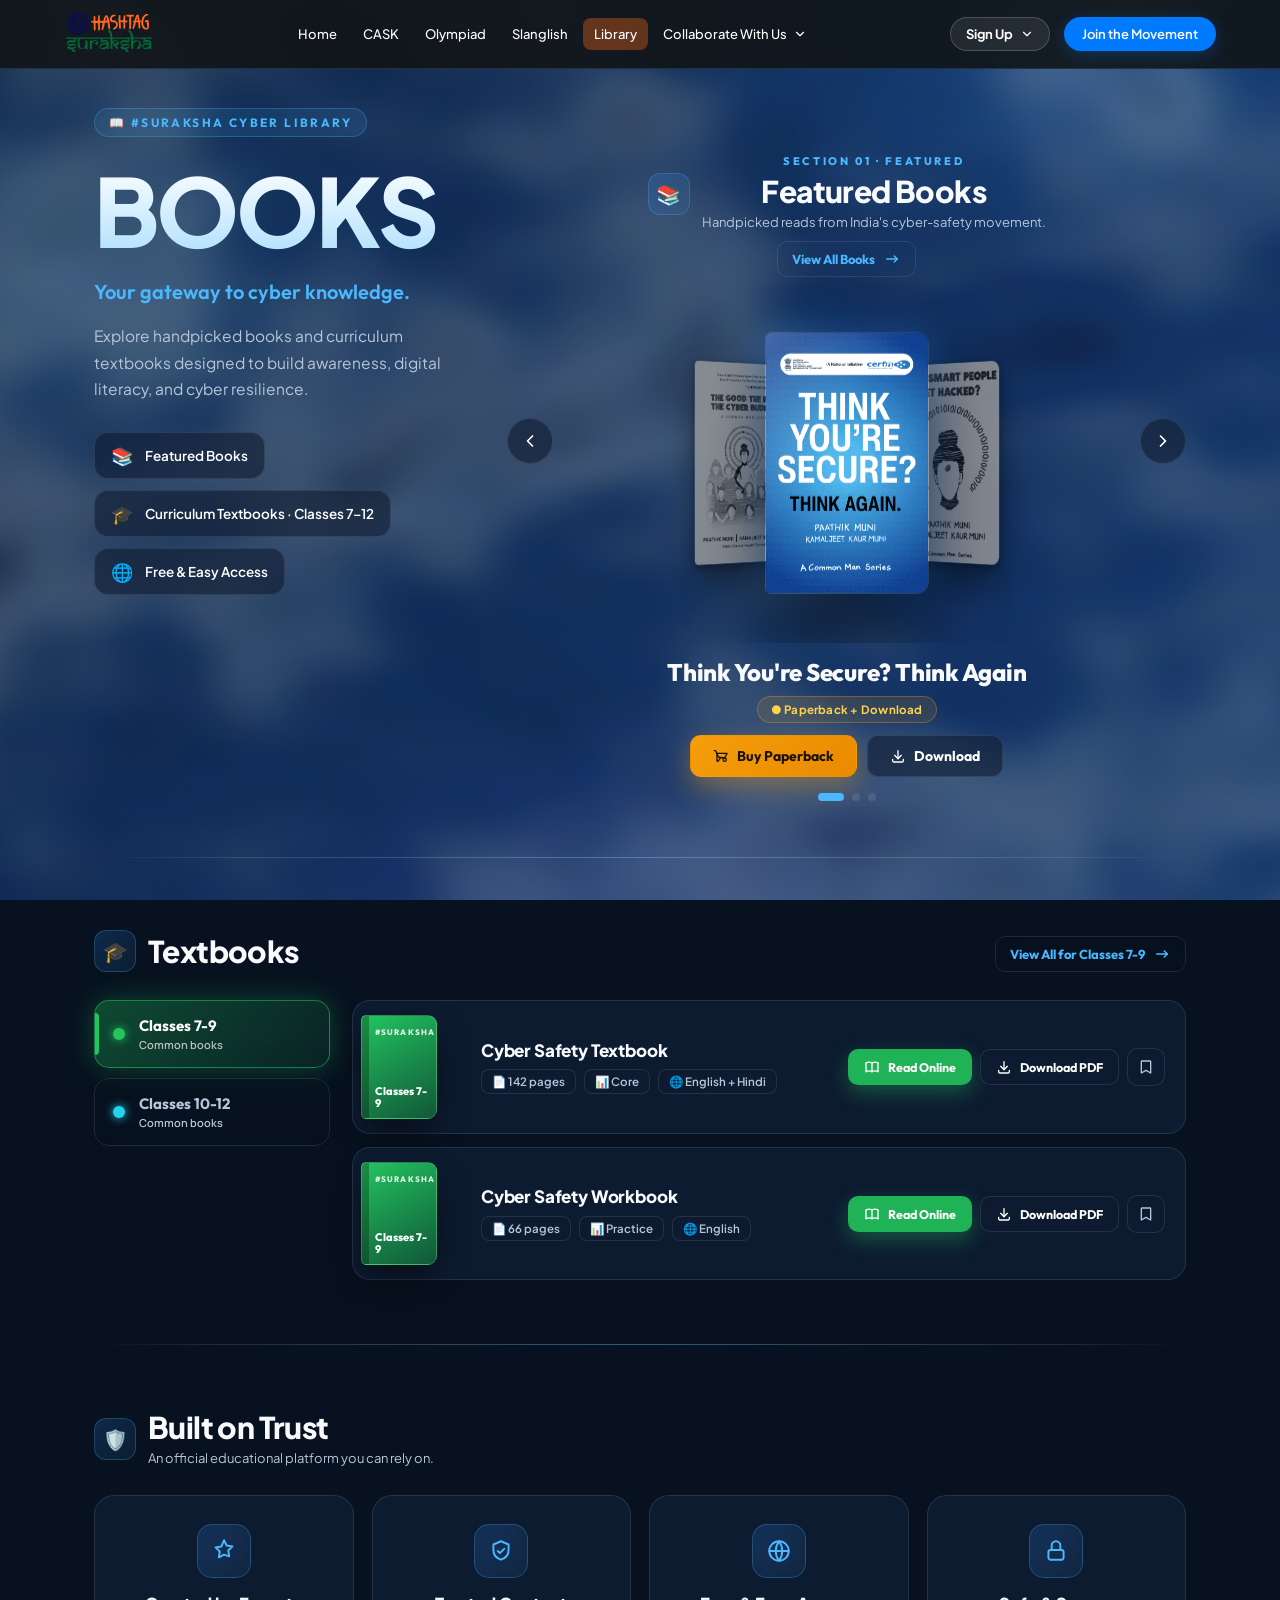
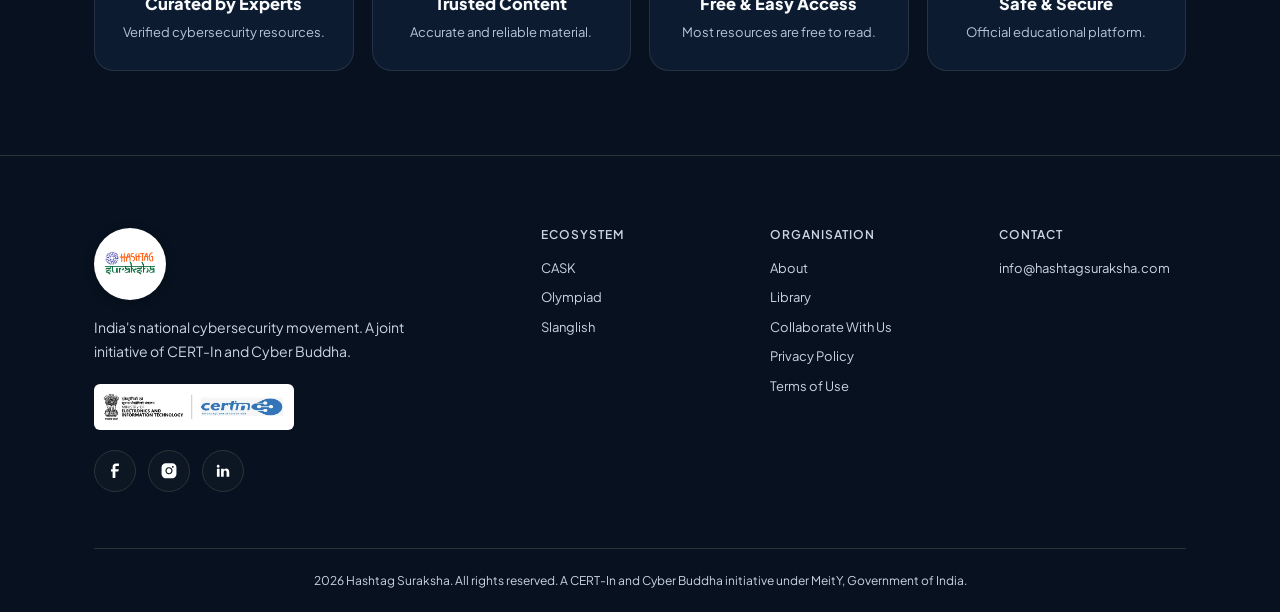
<file: resources.html>
<!DOCTYPE html>
<html lang="en" data-theme="dark">

<head>
  <meta charset="UTF-8" />
  <meta name="viewport" content="width=device-width, initial-scale=1.0" />
  <meta name="color-scheme" content="dark" />
  <script>
    document.documentElement.setAttribute('data-theme', 'dark');
    try {
      localStorage.setItem('hs-theme', 'dark');
      localStorage.removeItem('suraksha-theme');
    } catch (e) { }
  </script>
  <style id="darkThemePrepaint">
    html {
      background: #101415;
      color-scheme: dark;
    }

    body {
      background: #101415;
      color: #F8FAFC;
    }
  </style>
  <title>Books — #Suraksha Cyber Library</title>
  <link rel="icon" type="image/svg+xml" href="./assets/images/hashtag-favicon.png" />
  <meta name="description"
    content="A premium digital cyber library from Hashtag Suraksha — handpicked books and NEP-aligned curriculum textbooks for Classes 7–12." />
  <link
    href="https://fonts.googleapis.com/css2?family=Outfit:wght@500;600;700;800;900&family=Manrope:wght@400;500;600;700;800&display=swap"
    rel="stylesheet" />
  <link rel="stylesheet" href="./assets/css/global.css" />
  <link rel="stylesheet" href="./assets/css/style.css" />
  <script src="./assets/js/nav-dropdown.js" defer></script>
  <style>
    /* ════════════════════════════════════════════════════════
       BOOKS · premium digital cyber library
    ════════════════════════════════════════════════════════ */
    .books {
      --bg: #07111F;
      --surf: rgba(14, 26, 47, 0.58);
      --card: rgba(19, 35, 61, 0.62);
      --pri: #2D8CFF;
      --acc: #4AB8FF;
      --txt: #FFFFFF;
      --txt2: #B7C6D9;
      --bdr: rgba(255, 255, 255, 0.10);
      --fh: 'Outfit', sans-serif;
      --fb: 'Manrope', sans-serif;
      --card-a: rgba(15, 28, 50, 0.62);
      --surf-a: rgba(12, 24, 45, 0.55);
      background: transparent;
      color: var(--txt);
      font-family: var(--fb);
      overflow-x: clip;
      position: relative;
      z-index: 0;
    }

    [data-theme="light"] .books {
      --bg: #EEF3FB;
      --surf: rgba(233, 240, 247, 0.72);
      --card: rgba(255, 255, 255, 0.78);
      --pri: #1668D6;
      --acc: #2D8CFF;
      --txt: #0B1626;
      --txt2: #4C5B72;
      --bdr: rgba(12, 23, 40, 0.12);
      --card-a: rgba(255, 255, 255, 0.72);
      --surf-a: rgba(233, 240, 247, 0.66);
      background: transparent;
    }

    .ps {
      width: 100%;
      max-width: 1140px;
      margin: 0 auto;
      padding-left: 24px;
      padding-right: 24px;
    }

    .pw {
      max-width: 1140px;
      margin: 0 auto;
      width: 100%;
      padding-left: 24px;
      padding-right: 24px;
    }

    /* Animated moving gradient background (base) + subtle silk shader overlay */
    .bk-scrim {
      position: fixed;
      inset: 0;
      z-index: -2;
      pointer-events: none;
      background: linear-gradient(125deg, #060d1c 0%, #0a1a38 22%, #0f2a54 45%, #0b1c3c 68%, #071023 100%);
      background-size: 320% 320%;
      animation: bkGradFlow 22s ease-in-out infinite;
    }

    .bk-scrim::before {
      content: '';
      position: absolute;
      inset: 0;
      background:
        radial-gradient(ellipse 55% 45% at 82% 4%, rgba(45, 140, 255, 0.20), transparent 60%),
        radial-gradient(ellipse 50% 45% at 6% 30%, rgba(74, 184, 255, 0.14), transparent 60%),
        radial-gradient(ellipse 60% 50% at 50% 108%, rgba(90, 60, 220, 0.14), transparent 62%);
    }

    @keyframes bkGradFlow {
      0% {
        background-position: 0% 50%
      }

      50% {
        background-position: 100% 50%
      }

      100% {
        background-position: 0% 50%
      }
    }

    [data-theme="light"] .bk-scrim {
      background: linear-gradient(125deg, #eef4fd 0%, #dfeafb 24%, #cfe2fa 47%, #ddeafb 70%, #eef4fd 100%);
      background-size: 320% 320%;
    }

    [data-theme="light"] .bk-scrim::before {
      background:
        radial-gradient(ellipse 55% 45% at 82% 4%, rgba(45, 140, 255, 0.12), transparent 60%),
        radial-gradient(ellipse 50% 45% at 6% 30%, rgba(74, 184, 255, 0.10), transparent 60%);
    }

    /* Silk shader: subtle screen-blended sheen on top of the gradient */
    #shader-canvas {
      position: fixed;
      inset: 0;
      width: 100%;
      height: 100%;
      z-index: -1;
      display: block;
      opacity: 0.34;
      mix-blend-mode: screen;
      pointer-events: none;
    }

    [data-theme="light"] #shader-canvas {
      opacity: 0.22;
      mix-blend-mode: multiply;
    }

    .books *,
    .books *::before,
    .books *::after {
      box-sizing: border-box;
    }

    .bk-wrap {
      max-width: 1140px;
      margin: 0 auto;
      width: 100%;
      padding-left: 24px;
      padding-right: 24px;
    }

    .books h1,
    .books h2,
    .books h3 {
      font-family: var(--fh);
      margin: 0;
    }

    /* Glass surfaces over the animated silk */
    .bk-badge-pill,
    .bk-sec-ico,
    .bk-viewall,
    .bk-arrow,
    .bk-class,
    .bk-card,
    .bk-card .bk-meta,
    .bk-trust-card,
    .bk-trust-ico,
    .bk-cap-badge,
    .bk-btn-ghost,
    .bk-mini-ghost,
    .bk-mini-icon {
      backdrop-filter: blur(12px);
      -webkit-backdrop-filter: blur(12px);
    }

    /* Reveal */
    .rev2 {
      opacity: 0;
      transform: translateY(26px);
      transition: opacity .7s cubic-bezier(.22, 1, .36, 1), transform .7s cubic-bezier(.22, 1, .36, 1);
    }

    .rev2.in {
      opacity: 1;
      transform: none;
    }

    /* Section definition */
    .bk-sec-over {
      display: block;
      font-family: var(--fh);
      font-size: 11px;
      font-weight: 800;
      letter-spacing: .24em;
      text-transform: uppercase;
      color: var(--acc);
      margin-bottom: 5px;
    }

    .bk-divider {
      max-width: 1140px;
      margin: 0 auto;
      padding: 0 24px;
    }

    .bk-divider i {
      display: block;
      height: 1px;
      background: linear-gradient(90deg, transparent, var(--bdr) 10%, color-mix(in srgb, var(--acc) 35%, var(--bdr)) 50%, var(--bdr) 90%, transparent);
    }

    /* ── HERO + FEATURED ── */
    .bk-hero {
      display: grid;
      grid-template-columns: minmax(0, 35fr) minmax(0, 65fr);
      gap: 48px;
      align-items: start;
      align-content: center;
      min-height: 0;
      padding: 108px 24px 56px;
    }

    .bk-hero-left {
      align-self: start;
    }

    /* Featured header: centred over the carousel, top-aligned with the BOOKS wordmark */
    .bk-hero-right {
      padding-top: 46px;
    }

    .bk-hero-right .bk-feat-head {
      flex-direction: column;
      align-items: center;
      text-align: center;
      justify-content: center;
      gap: 8px;
      margin-bottom: 6px;
    }

    .bk-hero-right .bk-sec-h {
      justify-content: center;
    }

    .bk-hero-right .bk-viewall {
      display: flex;
      align-items: center;
      gap: 8px;
    }

    .bk-h-eyebrow {
      display: inline-flex;
      align-items: center;
      gap: 8px;
      font-family: var(--fh);
      font-size: 12px;
      font-weight: 700;
      letter-spacing: .2em;
      text-transform: uppercase;
      color: var(--acc);
      padding: 6px 14px;
      border-radius: 999px;
      background: rgba(74, 184, 255, 0.10);
      border: 1px solid rgba(74, 184, 255, 0.28);
      margin-bottom: 22px;
    }

    .bk-h-title {
      display: block;
      max-width: 100%;
      overflow: visible;
      font-size: clamp(56px, 7.4vw, 96px);
      font-weight: 900;
      line-height: 1.08;
      letter-spacing: -0.03em;
      background: linear-gradient(180deg, var(--txt), color-mix(in srgb, var(--txt) 55%, var(--acc)));
      -webkit-background-clip: text;
      background-clip: text;
      -webkit-text-fill-color: transparent;
    }

    .bk-h-sub {
      font-family: var(--fh);
      font-size: clamp(17px, 1.6vw, 20px);
      font-weight: 600;
      color: var(--acc);
      margin: 14px 0 14px;
    }

    .bk-h-desc {
      font-size: 15.5px;
      line-height: 1.7;
      color: var(--txt2);
      max-width: 420px;
    }

    .bk-badges {
      display: flex;
      flex-direction: column;
      gap: 11px;
      margin-top: 30px;
    }

    .bk-badge-pill {
      display: inline-flex;
      align-items: center;
      gap: 12px;
      padding: 11px 16px;
      border-radius: 14px;
      background: var(--surf);
      border: 1px solid var(--bdr);
      font-size: 13.5px;
      font-weight: 600;
      color: var(--txt);
      width: fit-content;
      transition: transform .25s cubic-bezier(.22, 1, .36, 1), border-color .25s, box-shadow .25s;
    }

    .bk-badge-pill:hover {
      transform: translateX(6px);
      border-color: rgba(74, 184, 255, 0.4);
      box-shadow: 0 10px 30px rgba(0, 0, 0, .25);
    }

    .bk-badge-ico {
      font-size: 18px;
    }

    /* Featured header row */
    .bk-feat-head {
      display: flex;
      align-items: flex-end;
      justify-content: space-between;
      gap: 16px;
      margin-bottom: 8px;
      flex-wrap: wrap;
    }

    .bk-sec-h {
      display: flex;
      align-items: center;
      gap: 12px;
    }

    .bk-sec-ico {
      width: 42px;
      height: 42px;
      border-radius: 12px;
      display: flex;
      align-items: center;
      justify-content: center;
      font-size: 20px;
      background: linear-gradient(135deg, rgba(45, 140, 255, 0.2), rgba(74, 184, 255, 0.08));
      border: 1px solid rgba(74, 184, 255, 0.25);
    }

    .bk-sec-tt h2 {
      font-size: clamp(22px, 2.4vw, 30px);
      font-weight: 800;
      letter-spacing: -0.02em;
    }

    .bk-sec-tt p {
      margin: 2px 0 0;
      font-size: 13px;
      color: var(--txt2);
    }

    .bk-viewall {
      display: inline-flex;
      align-items: center;
      gap: 8px;
      font-family: var(--fh);
      font-size: 13px;
      font-weight: 700;
      color: var(--acc);
      text-decoration: none;
      padding: 8px 14px;
      border-radius: 10px;
      border: 1px solid var(--bdr);
      transition: background .25s, border-color .25s, transform .25s;
      white-space: nowrap;
    }

    .bk-viewall:hover {
      background: rgba(74, 184, 255, 0.08);
      border-color: rgba(74, 184, 255, 0.4);
      transform: translateX(3px);
    }

    /* Carousel */
    .bk-carousel {
      position: relative;
      margin-top: 6px;
      padding: 0 44px;
    }

    .bk-stage {
      position: relative;
      height: clamp(300px, 40vh, 376px);
      perspective: 1500px;
      overflow: hidden;
    }

    .bk-track {
      position: absolute;
      inset: 0;
      transform-style: preserve-3d;
    }

    .bk-item {
      position: absolute;
      left: 50%;
      top: 50%;
      width: clamp(164px, 11vw, 204px);
      aspect-ratio: 5/8;
      cursor: pointer;
      transition: transform .62s cubic-bezier(.22, 1, .36, 1), opacity .5s, filter .5s;
      will-change: transform;
    }

    .bk-item.is-active {
      cursor: default;
    }

    .bk-cover {
      position: relative;
      width: 100%;
      height: 100%;
      border-radius: 6px 12px 12px 6px;
      overflow: hidden;
      background: transparent;
      box-shadow: 0 24px 50px rgba(0, 0, 0, .5), 0 4px 12px rgba(0, 0, 0, .4);
      border: 1px solid rgba(255, 255, 255, 0.12);
      transition: box-shadow .5s, transform .5s;
    }

    .bk-item.is-active .bk-cover {
      animation: bkFloat 5.5s ease-in-out infinite;
      box-shadow: 0 34px 70px rgba(0, 0, 0, .6), 0 0 40px var(--glow);
    }

    @keyframes bkFloat {

      0%,
      100% {
        transform: translateY(0)
      }

      50% {
        transform: translateY(-9px)
      }
    }

    .bk-item:not(.is-active) .bk-cover {
      filter: brightness(.62) saturate(.9);
    }

    .bk-cover::before {
      content: '';
      position: absolute;
      left: 0;
      top: 0;
      bottom: 0;
      width: 11px;
      background: linear-gradient(90deg, rgba(0, 0, 0, .38), rgba(255, 255, 255, .12) 60%, rgba(0, 0, 0, .14));
    }

    .bk-cover::after {
      content: '';
      position: absolute;
      inset: 0;
      background: linear-gradient(125deg, rgba(255, 255, 255, .22), transparent 42%);
      pointer-events: none;
    }

    .bk-cover-in {
      position: absolute;
      inset: 0;
      padding: 0;
      display: flex;
    }

    .bk-cover-img {
      width: 100%;
      height: 100%;
      object-fit: cover;
      display: block;
    }

    .bk-cover-mark {
      font-family: var(--fh);
      font-size: 8.5px;
      font-weight: 800;
      letter-spacing: .22em;
      text-transform: uppercase;
      color: rgba(255, 255, 255, .75);
    }

    .bk-cover-emblem {
      margin: auto;
      width: 56px;
      height: 56px;
      opacity: .9;
    }

    .bk-cover-ttl {
      font-family: var(--fh);
      font-size: 15px;
      font-weight: 800;
      line-height: 1.15;
      color: #fff;
      text-shadow: 0 2px 8px rgba(0, 0, 0, .4);
    }

    .bk-cover-rule {
      width: 26px;
      height: 3px;
      border-radius: 3px;
      background: rgba(255, 255, 255, .6);
      margin: 8px 0 0;
    }

    .bk-arrow {
      position: absolute;
      top: 44%;
      transform: translateY(-50%);
      z-index: 20;
      width: 46px;
      height: 46px;
      border-radius: 50%;
      background: var(--surf);
      border: 1px solid var(--bdr);
      color: var(--txt);
      font-size: 20px;
      cursor: pointer;
      display: flex;
      align-items: center;
      justify-content: center;
      transition: transform .2s, background .2s, border-color .2s, box-shadow .2s;
    }

    .bk-arrow:hover {
      background: var(--pri);
      border-color: var(--pri);
      color: #fff;
      transform: translateY(-50%) scale(1.08);
      box-shadow: 0 8px 24px rgba(45, 140, 255, .4);
    }

    .bk-arrow:focus-visible {
      outline: 2px solid var(--acc);
      outline-offset: 3px;
    }

    .bk-arrow.prev {
      left: 0;
    }

    .bk-arrow.next {
      right: 0;
    }

    /* Caption below carousel */
    .bk-caption {
      text-align: center;
      margin-top: 14px;
      min-height: 118px;
    }

    .bk-cap-fade {
      animation: bkCapIn .5s cubic-bezier(.22, 1, .36, 1);
    }

    @keyframes bkCapIn {
      from {
        opacity: 0;
        transform: translateY(10px)
      }

      to {
        opacity: 1;
        transform: none
      }
    }

    .bk-cap-ttl {
      font-family: var(--fh);
      font-size: clamp(19px, 2vw, 24px);
      font-weight: 800;
      letter-spacing: -0.01em;
    }

    .bk-cap-badge {
      display: inline-flex;
      align-items: center;
      gap: 7px;
      margin: 9px 0 12px;
      padding: 5px 13px;
      border-radius: 999px;
      font-size: 11.5px;
      font-weight: 700;
      letter-spacing: .02em;
    }

    .bk-cap-badge.free {
      color: #6ee7b7;
      background: rgba(34, 197, 94, .12);
      border: 1px solid rgba(34, 197, 94, .3);
    }

    .bk-cap-badge.paper {
      color: #fcd34d;
      background: rgba(245, 158, 11, .12);
      border: 1px solid rgba(245, 158, 11, .32);
    }

    .bk-cap-badge.download {
      color: var(--acc);
      background: rgba(74, 184, 255, .12);
      border: 1px solid rgba(74, 184, 255, .32);
    }

    .bk-cap-actions {
      display: flex;
      gap: 10px;
      justify-content: center;
      flex-wrap: wrap;
    }

    .bk-btn {
      display: inline-flex;
      align-items: center;
      gap: 8px;
      padding: 11px 22px;
      border-radius: 11px;
      font-family: var(--fh);
      font-size: 14px;
      font-weight: 700;
      cursor: pointer;
      text-decoration: none;
      border: 1px solid transparent;
      transition: transform .22s cubic-bezier(.22, 1, .36, 1), box-shadow .22s, background .22s, border-color .22s;
    }

    .bk-btn:hover {
      transform: translateY(-3px);
    }

    .bk-btn:focus-visible {
      outline: 2px solid var(--acc);
      outline-offset: 2px;
    }

    .bk-btn-primary {
      background: linear-gradient(135deg, var(--pri), #1f6fe0);
      color: #fff;
      box-shadow: 0 10px 26px rgba(45, 140, 255, .35);
    }

    .bk-btn-primary:hover {
      box-shadow: 0 16px 36px rgba(45, 140, 255, .5);
    }

    .bk-btn-ghost {
      background: var(--surf);
      color: var(--txt);
      border-color: var(--bdr);
    }

    .bk-btn-ghost:hover {
      border-color: var(--acc);
      box-shadow: 0 10px 26px rgba(0, 0, 0, .28);
    }

    .bk-btn-buy {
      background: linear-gradient(135deg, #f59e0b, #ea8a00);
      color: #1a1200;
      box-shadow: 0 10px 26px rgba(245, 158, 11, .35);
    }

    .bk-dots {
      display: flex;
      gap: 8px;
      justify-content: center;
      margin-top: 16px;
    }

    .bk-dot {
      width: 8px;
      height: 8px;
      border-radius: 999px;
      background: var(--bdr);
      border: none;
      cursor: pointer;
      transition: width .3s, background .3s;
      padding: 0;
    }

    .bk-dot.on {
      width: 26px;
      background: var(--acc);
    }

    /* ── TEXTBOOKS ── */
    .bk-textbooks {
      min-height: 0;
      padding: 72px 24px 64px;
      display: flex;
      flex-direction: column;
      justify-content: center;
    }

    .bk-tb-grid {
      display: grid;
      grid-template-columns: 236px 1fr;
      gap: 22px;
      margin-top: 20px;
      align-items: start;
    }

    .bk-classes {
      display: flex;
      flex-direction: column;
      gap: 10px;
    }

    .bk-class {
      position: relative;
      display: flex;
      align-items: center;
      gap: 14px;
      padding: 15px 18px;
      border-radius: 15px;
      background: transparent;
      border: 1px solid var(--bdr);
      color: var(--txt2);
      font-family: var(--fh);
      font-weight: 700;
      font-size: 15px;
      cursor: pointer;
      text-align: left;
      overflow: hidden;
      transition: transform .25s, border-color .25s, color .25s, background .25s;
    }

    .bk-class:hover {
      color: var(--txt);
      border-color: color-mix(in srgb, var(--ca) 50%, transparent);
      transform: translateX(4px);
    }

    .bk-class::before {
      content: '';
      position: absolute;
      left: 0;
      top: 50%;
      height: 0;
      width: 4px;
      border-radius: 0 4px 4px 0;
      background: var(--ca);
      transform: translateY(-50%);
      transition: height .35s cubic-bezier(.22, 1, .36, 1);
    }

    .bk-class.on {
      color: #fff;
      background: linear-gradient(135deg, color-mix(in srgb, var(--ca) 32%, transparent), color-mix(in srgb, var(--ca) 10%, transparent));
      border-color: color-mix(in srgb, var(--ca) 55%, transparent);
      box-shadow: 0 0 28px color-mix(in srgb, var(--ca) 30%, transparent);
    }

    .bk-class.on::before {
      height: 64%;
    }

    .bk-class-dot {
      width: 12px;
      height: 12px;
      border-radius: 50%;
      background: var(--ca);
      box-shadow: 0 0 10px var(--ca);
      flex-shrink: 0;
    }

    .bk-class small {
      display: block;
      font-family: var(--fb);
      font-weight: 600;
      font-size: 11px;
      color: var(--txt2);
      margin-top: 2px;
    }

    .bk-class.on small {
      color: rgba(255, 255, 255, .7);
    }

    .bk-books {
      display: flex;
      flex-direction: column;
      gap: 13px;
      min-height: 180px;
    }

    .bk-card {
      display: grid;
      grid-template-columns: 84px 1fr auto;
      gap: 18px;
      align-items: center;
      padding: 14px 20px 14px 26px;
      border-radius: 18px;
      background: var(--card);
      border: 1px solid var(--bdr);
      position: relative;
      transition: transform .3s cubic-bezier(.22, 1, .36, 1), border-color .3s, box-shadow .3s;
    }

    .bk-card:hover {
      transform: translateY(-4px);
      border-color: color-mix(in srgb, var(--ca) 55%, transparent);
      box-shadow: 0 22px 50px rgba(0, 0, 0, .35), 0 0 26px color-mix(in srgb, var(--ca) 18%, transparent);
    }

    .bk-card.enter {
      animation: bkCardIn .5s cubic-bezier(.22, 1, .36, 1) both;
    }

    @keyframes bkCardIn {
      from {
        opacity: 0;
        transform: translateY(20px)
      }

      to {
        opacity: 1;
        transform: none
      }
    }

    .bk-card-cover {
      width: 76px;
      aspect-ratio: 11/15;
      border-radius: 5px 9px 9px 5px;
      margin-left: -18px;
      background: linear-gradient(150deg, var(--ca), color-mix(in srgb, var(--ca) 40%, #05101f));
      box-shadow: 0 14px 30px rgba(0, 0, 0, .45);
      border: 1px solid rgba(255, 255, 255, .14);
      position: relative;
      overflow: hidden;
      display: flex;
      flex-direction: column;
      padding: 11px 9px 9px 13px;
      transition: transform .3s;
    }

    .bk-card:hover .bk-card-cover {
      transform: translateY(-4px) rotate(-2deg);
    }

    .bk-card-cover::before {
      content: '';
      position: absolute;
      left: 0;
      top: 0;
      bottom: 0;
      width: 7px;
      background: rgba(0, 0, 0, .28);
    }

    .bk-card-cover span {
      font-family: var(--fh);
      font-size: 8px;
      font-weight: 800;
      letter-spacing: .14em;
      color: rgba(255, 255, 255, .85);
    }

    .bk-card-cover b {
      margin-top: auto;
      font-family: var(--fh);
      font-size: 11px;
      font-weight: 800;
      color: #fff;
      line-height: 1.1;
    }

    .bk-card-info h3 {
      font-family: var(--fh);
      font-size: 17px;
      font-weight: 800;
      letter-spacing: -0.01em;
    }

    .bk-card-meta {
      display: flex;
      flex-wrap: wrap;
      gap: 8px;
      margin-top: 9px;
    }

    .bk-meta {
      display: inline-flex;
      align-items: center;
      gap: 5px;
      font-size: 11.5px;
      font-weight: 600;
      color: var(--txt2);
      padding: 4px 10px;
      border-radius: 8px;
      background: var(--surf);
      border: 1px solid var(--bdr);
    }

    .bk-card-actions {
      display: flex;
      gap: 8px;
      align-items: center;
    }

    .bk-mini {
      display: inline-flex;
      align-items: center;
      gap: 8px;
      padding: 9px 15px;
      border-radius: 10px;
      font-family: var(--fh);
      font-size: 12.5px;
      font-weight: 700;
      cursor: pointer;
      text-decoration: none;
      border: 1px solid transparent;
      transition: transform .2s, background .2s, border-color .2s, box-shadow .2s;
    }

    .bk-btn svg,
    .bk-mini svg {
      width: 16px;
      height: 16px;
      flex-shrink: 0;
    }

    .bk-mini:hover {
      transform: translateY(-2px);
    }

    .bk-mini-primary {
      background: color-mix(in srgb, var(--ca) 90%, #000 4%);
      color: #fff;
      box-shadow: 0 8px 20px color-mix(in srgb, var(--ca) 34%, transparent);
    }

    .bk-mini-ghost {
      background: var(--surf);
      color: var(--txt);
      border-color: var(--bdr);
    }

    .bk-mini-ghost:hover {
      border-color: var(--ca);
    }

    .bk-mini-icon {
      background: var(--surf);
      border: 1px solid var(--bdr);
      color: var(--txt2);
      width: 38px;
      height: 38px;
      padding: 0;
      justify-content: center;
    }

    .bk-mini-icon:hover {
      color: var(--ca);
      border-color: var(--ca);
    }

    .bk-mini-icon.saved {
      color: var(--ca);
      border-color: var(--ca);
      background: color-mix(in srgb, var(--ca) 14%, transparent);
    }

    /* ── TRUST ── */
    .bk-trust {
      padding: 64px 24px 84px;
    }

    .bk-trust-grid {
      display: grid;
      grid-template-columns: repeat(4, 1fr);
      gap: 18px;
      margin-top: 26px;
    }

    .bk-trust-card {
      padding: 28px 22px;
      border-radius: 20px;
      background: var(--card);
      border: 1px solid var(--bdr);
      text-align: center;
      transition: transform .3s cubic-bezier(.22, 1, .36, 1), border-color .3s, box-shadow .3s;
    }

    .bk-trust-card:hover {
      transform: translateY(-6px);
      border-color: rgba(74, 184, 255, .4);
      box-shadow: 0 22px 50px rgba(0, 0, 0, .32);
    }

    .bk-trust-ico {
      width: 54px;
      height: 54px;
      margin: 0 auto 16px;
      border-radius: 15px;
      display: flex;
      align-items: center;
      justify-content: center;
      background: linear-gradient(135deg, rgba(45, 140, 255, .18), rgba(74, 184, 255, .06));
      border: 1px solid rgba(74, 184, 255, .28);
      color: var(--acc);
    }

    .bk-trust-card h3 {
      font-family: var(--fh);
      font-size: 16.5px;
      font-weight: 800;
      margin-bottom: 8px;
    }

    .bk-trust-card p {
      font-size: 13px;
      color: var(--txt2);
      line-height: 1.55;
      margin: 0;
    }

    /* ── Responsive ── */
    @media (max-width:1024px) {
      .bk-hero {
        grid-template-columns: 1fr;
        gap: 30px;
        padding: 96px 24px 54px;
      }

      .bk-hero-left {
        text-align: center;
      }

      .bk-hero-left .bk-h-desc {
        margin-left: auto;
        margin-right: auto;
      }

      .bk-hero-left .bk-badges {
        align-items: center;
      }

      .bk-tb-grid {
        grid-template-columns: 1fr;
      }

      .bk-classes {
        position: static;
        flex-direction: row;
        overflow-x: auto;
        padding-bottom: 6px;
      }

      .bk-class {
        flex: 0 0 auto;
      }

      .bk-trust-grid {
        grid-template-columns: repeat(2, 1fr);
      }
    }

    @media (max-width:860px) {
      .bk-hero {
        padding: 88px 24px 48px;
      }

      .bk-textbooks {
        padding: 56px 24px 52px;
      }

      .bk-trust {
        padding: 52px 24px 68px;
      }
    }

    @media (max-width:640px) {
      .bk-hero {
        padding: 78px 24px 42px;
      }

      .bk-textbooks {
        padding: 48px 24px 44px;
      }

      .bk-trust {
        padding: 44px 24px 58px;
      }

      .bk-card {
        grid-template-columns: 70px 1fr;
        grid-template-areas: 'cover info' 'actions actions';
      }

      .bk-card-cover {
        grid-area: cover;
      }

      .bk-card-info {
        grid-area: info;
      }

      .bk-card-actions {
        grid-area: actions;
        margin-top: 6px;
      }

      .bk-trust-grid {
        grid-template-columns: 1fr;
      }

      .bk-arrow.prev {
        left: -2px;
      }

      .bk-arrow.next {
        right: -2px;
      }
    }

    @media (max-width:425px) {
      #textbooks .bk-card-actions {
        flex-direction: column;
        align-items: stretch;
        gap: 8px;
        width: 100%;
      }

      #textbooks .bk-mini {
        min-height: 42px;
        justify-content: center;
        padding: 9px 12px;
        font-size: 12px;
        text-align: center;
        width: 100%;
      }

      #textbooks .bk-mini-icon {
        width: 100%;
        height: 42px;
        padding: 0;
      }
    }

    @media (max-width:360px) {
      #textbooks {
        padding-left: 16px;
        padding-right: 16px;
      }

      #textbooks .bk-tb-grid {
        gap: 16px;
      }

      #textbooks .bk-classes {
        flex-direction: column;
        overflow-x: visible;
        padding-bottom: 0;
        gap: 8px;
      }

      #textbooks .bk-class {
        width: 100%;
        min-width: 0;
        flex: 1 1 auto;
        gap: 12px;
        padding: 13px 14px;
        white-space: normal;
      }

      #textbooks .bk-class > span:last-child {
        min-width: 0;
      }
    }

    @media (prefers-reduced-motion: reduce) {
      .bk-item.is-active .bk-cover {
        animation: none;
      }

      .rev2 {
        opacity: 1;
        transform: none;
      }
    }

    /* ── FOOTER (same as other pages) ───────── */
    .footer-grid {
      display: grid;
      grid-template-columns: 1.2fr 1fr;
      gap: 60px;
      padding-bottom: 48px;
    }

    .footer-logo-circle-link {
      display: inline-block;
      margin-bottom: 16px;
    }

    .footer-logo-circle {
      width: 72px;
      height: 72px;
      background: #fff;
      border-radius: 50%;
      display: flex;
      align-items: center;
      justify-content: center;
      padding: 10px;
      box-shadow: 0 2px 12px rgba(0, 0, 0, .18);
    }

    .footer-logo-img {
      width: 100% !important;
      height: 100% !important;
      object-fit: contain !important;
      display: block !important;
      filter: none !important;
    }

    .footer-brand>p {
      font-size: 14px;
      color: var(--text-secondary);
      line-height: 1.7;
      margin-bottom: 20px;
    }

    .footer-partner-logos {
      display: flex;
      align-items: center;
      gap: 16px;
      margin-bottom: 20px;
    }

    .footer-certin-logo {
      height: 46px;
      width: auto;
      max-width: 200px;
      object-fit: contain;
      background: #fff;
      border-radius: 6px;
      padding: 4px 8px;
    }

    .footer-links-group {
      display: grid;
      grid-template-columns: repeat(3, 1fr);
      gap: 32px;
    }

    .footer-col h5 {
      font-size: 12px;
      font-weight: 600;
      letter-spacing: .08em;
      text-transform: uppercase;
      color: var(--text-secondary);
      margin-bottom: 16px;
    }

    .footer-col a {
      display: block;
      font-size: 13px;
      font-weight: 400;
      color: var(--text-secondary);
      margin-bottom: 10px;
      transition: color .2s;
    }

    /* .footer-col a:hover { color: var(--primary); } */
    .footer-cta-link {
      color: var(--primary) !important;
      font-weight: 500 !important;
    }

    @media(max-width:768px) {
      .footer-grid {
        grid-template-columns: 1fr;
        gap: 40px;
      }

      .footer-links-group {
        grid-template-columns: repeat(2, 1fr);
      }
    }

    @media(max-width:480px) {
      .footer-links-group {
        grid-template-columns: 1fr;
      }
    }
  </style>
</head>

<body class="books">

  <!-- Animated silk-flow shader background + legibility scrim -->
  <canvas id="shader-canvas" aria-hidden="true"></canvas>
  <div class="bk-scrim" aria-hidden="true"></div>

  <!-- ═══ NAVBAR (unchanged) ═══ -->
  <nav class="nav" id="navbar">
    <div class="nav-inner">
      <a href="index.html" class="nav-logo">
        <img src="assets/logo-suraksha.svg" alt="#Suraksha" class="nav-logo-img" />
      </a>
      <ul class="nav-links">
        <li><a href="index.html">Home</a></li>
        <li><a href="platform.html">CASK</a></li>
        <!-- <li><a href="surakshak.html">Surakshak</a></li> -->
        <li><a href="olympiad.html">Olympiad</a></li>
        <!-- <li><a href="phishnchip.html">The Phish &amp; Chip Show</a></li> -->
        <li><a href="https://slanglish.cyberbuddhas.com/">Slanglish</a></li>
        <li><a href="resources.html" class="active">Library</a></li>
        <li class="nav-dropdown">
          <a href="sponsor.html" class="nav-dropdown-link">Collaborate With Us <span class="nav-dropdown-arrow"
              aria-hidden="true"></span></a>
          <div class="nav-dropdown-menu" aria-label="Collaborate With Us options">
            <a href="sponsor.html">For Corporates</a>
            <a href="schools-registration.html">For Schools</a>
          </div>
        </li>
      </ul>
      <div class="nav-right">
        <div class="nav-dropdown nav-signup-dropdown">
          <button type="button" class="nav-signup-btn">Sign Up <span class="nav-dropdown-arrow"
              aria-hidden="true"></span></button>
          <div class="nav-dropdown-menu nav-signup-menu" aria-label="Sign Up options">
            <a href="https://cask.ai.in/auth/signup" target="_blank">Student Signup</a>
            <a href="https://cask.ai.in/auth/signup?as=staff" target="_blank">School Signup</a>
          </div>
        </div>
        <a href="surakshak.html" class="nav-cta">Join the Movement</a>
      </div>
      <div class="nav-right-mobile">
        <button class="hamburger" id="hamburger" type="button" aria-label="Open mobile menu" aria-expanded="false"
          aria-controls="mobileMenu">
          <svg class="menu-icon" viewBox="0 0 24 24" fill="none" stroke="currentColor" stroke-width="2"
            stroke-linecap="round" stroke-linejoin="round" aria-hidden="true">
            <path d="M4 6h16" />
            <path d="M4 12h16" />
            <path d="M4 18h16" />
          </svg>
          <svg class="close-icon" viewBox="0 0 24 24" fill="none" stroke="currentColor" stroke-width="2"
            stroke-linecap="round" stroke-linejoin="round" aria-hidden="true">
            <path d="M18 6 6 18" />
            <path d="m6 6 12 12" />
          </svg>
        </button>
      </div>
    </div>
    <div class="mobile-menu" id="mobileMenu">
      <a href="index.html">Home</a>
      <a href="platform.html">CASK</a>
      <!-- <a href="surakshak.html">Surakshak</a> -->
      <a href="olympiad.html">Olympiad</a>
      <!-- <a href="phishnchip.html">The Phish &amp; Chip Show</a> -->
      <a href="https://slanglish.cyberbuddhas.com/">Slanglish</a>
      <a href="resources.html">Library</a>
      <div class="mobile-nav-dropdown" data-mobile-dropdown>
        <div class="mobile-nav-dropdown-head">
          <a href="sponsor.html">Collaborate With Us</a>
          <button type="button" class="mobile-nav-dropdown-toggle" data-mobile-dropdown-toggle aria-expanded="false"
            aria-label="Open Collaborate With Us options">
            <svg class="mobile-arrow mobile-arrow-down" viewBox="0 0 24 24" fill="none" stroke="currentColor"
              stroke-width="2" stroke-linecap="round" stroke-linejoin="round" aria-hidden="true">
              <path stroke="none" d="M0 0h24v24H0z" fill="none" />
              <path d="M6 9l6 6l6 -6" />
            </svg>
            <svg class="mobile-arrow mobile-arrow-up" viewBox="0 0 24 24" fill="none" stroke="currentColor"
              stroke-width="2" stroke-linecap="round" stroke-linejoin="round" aria-hidden="true">
              <path stroke="none" d="M0 0h24v24H0z" fill="none" />
              <path d="M6 15l6 -6l6 6" />
            </svg>
          </button>
        </div>
        <div class="mobile-nav-dropdown-menu">
          <a href="sponsor.html">For Corporates</a>
          <a href="schools-registration.html">For Schools</a>
        </div>
      </div>
      <div class="mobile-nav-dropdown mobile-signup-dropdown" data-mobile-dropdown>
        <div class="mobile-nav-dropdown-head">
          <a href="olympiad.html#register">Sign Up</a>
          <button type="button" class="mobile-nav-dropdown-toggle" data-mobile-dropdown-toggle aria-expanded="false"
            aria-label="Open Sign Up options">
            <svg class="mobile-arrow mobile-arrow-down" viewBox="0 0 24 24" fill="none" stroke="currentColor"
              stroke-width="2" stroke-linecap="round" stroke-linejoin="round" aria-hidden="true">
              <path stroke="none" d="M0 0h24v24H0z" fill="none" />
              <path d="M6 9l6 6l6 -6" />
            </svg>
            <svg class="mobile-arrow mobile-arrow-up" viewBox="0 0 24 24" fill="none" stroke="currentColor"
              stroke-width="2" stroke-linecap="round" stroke-linejoin="round" aria-hidden="true">
              <path stroke="none" d="M0 0h24v24H0z" fill="none" />
              <path d="M6 15l6 -6l6 6" />
            </svg>
          </button>
        </div>
        <div class="mobile-nav-dropdown-menu">
          <a href="https://cask.ai.in/auth/signup" target="_blank">Student Signup</a>
          <a href="https://cask.ai.in/auth/signup?as=staff" target="_blank">School Signup</a>
        </div>
      </div>
      <a href="surakshak.html" class="mobile-cta">Join the Movement</a>
    </div>
  </nav>

  <!-- ═══ HERO + FEATURED BOOKS ═══ -->
  <section class="ps bk-wrap bk-hero" aria-label="Books hero and featured books">
    <!-- LEFT -->
    <div class="bk-hero-left">
      <span class="bk-h-eyebrow">📖 #Suraksha Cyber Library</span>
      <h1 class="bk-h-title">BOOKS</h1>
      <p class="bk-h-sub">Your gateway to cyber knowledge.</p>
      <p class="bk-h-desc">Explore handpicked books and curriculum textbooks designed to build awareness, digital
        literacy, and cyber resilience.</p>
      <div class="bk-badges">
        <span class="bk-badge-pill"><span class="bk-badge-ico">📚</span>Featured Books</span>
        <span class="bk-badge-pill"><span class="bk-badge-ico">🎓</span>Curriculum Textbooks · Classes 7–12</span>
        <span class="bk-badge-pill"><span class="bk-badge-ico">🌐</span>Free &amp; Easy Access</span>
      </div>
    </div>

    <!-- RIGHT: FEATURED CAROUSEL -->
    <div class="bk-hero-right">
      <div class="bk-feat-head">
        <div class="bk-sec-h">
          <div class="bk-sec-ico">📚</div>
          <div class="bk-sec-tt"><span class="bk-sec-over">Section 01 · Featured</span>
            <h2>Featured Books</h2>
            <p>Handpicked reads from India's cyber-safety movement.</p>
          </div>
        </div>
        <a href="#textbooks" class="bk-viewall">View All Books <span class="icon-arrow-right"
            aria-hidden="true"></span></a>
      </div>

      <div class="bk-carousel" id="bkCarousel" tabindex="0" role="region" aria-roledescription="carousel"
        aria-label="Featured books">
        <button class="bk-arrow prev" id="bkPrev" aria-label="Previous book">
          <svg xmlns="http://www.w3.org/2000/svg" width="24" height="24" viewBox="0 0 24 24" fill="none"
            stroke="currentColor" stroke-width="2" stroke-linecap="round" stroke-linejoin="round" aria-hidden="true">
            <path stroke="none" d="M0 0h24v24H0z" fill="none" />
            <path d="M15 6l-6 6l6 6" />
          </svg>
        </button>
        <div class="bk-stage">
          <div class="bk-track" id="bkTrack"></div>
        </div>
        <button class="bk-arrow next" id="bkNext" aria-label="Next book">
          <svg xmlns="http://www.w3.org/2000/svg" width="24" height="24" viewBox="0 0 24 24" fill="currentColor"
            aria-hidden="true">
            <path stroke="none" d="M0 0h24v24H0z" fill="none" />
            <path
              d="M9.707 5.293l6 6a1 1 0 0 1 0 1.414l-6 6a1 1 0 1 1 -1.414 -1.414l5.293 -5.293l-5.293 -5.293a1 1 0 0 1 1.414 -1.414" />
          </svg>
        </button>
      </div>

      <div class="bk-caption" id="bkCaption" aria-live="polite"></div>
      <div class="bk-dots" id="bkDots" role="tablist" aria-label="Choose book"></div>
    </div>
  </section>

  <div class="bk-divider rev2" aria-hidden="true"><i></i></div>

  <!-- ═══ TEXTBOOKS ═══ -->
  <section class="ps bk-wrap bk-textbooks rev2" id="textbooks" aria-label="Curriculum textbooks">
    <div class="bk-feat-head">
      <div class="bk-sec-h">
        <div class="bk-sec-ico">🎓</div>
        <div class="bk-sec-tt">
          <h2>Textbooks</h2>
          <!-- <p>NEP-aligned cyber-safety curriculum for Classes 7 to 12.</p> -->
        </div>
      </div>
      <a href="#" class="bk-viewall" id="bkClassViewAll">View All for Classes 7-9 <span class="icon-arrow-right"
          aria-hidden="true"></span></a>
    </div>

    <div class="bk-tb-grid">
      <div class="bk-classes" id="bkClasses" role="tablist" aria-label="Select class group"></div>
      <div class="bk-books" id="bkBooks"></div>
    </div>
  </section>

  <div class="bk-divider rev2" aria-hidden="true"><i></i></div>

  <!-- ═══ TRUST ═══ -->
  <section class="ps bk-wrap bk-trust rev2" aria-label="Why trust this library">
    <div class="bk-feat-head">
      <div class="bk-sec-h">
        <div class="bk-sec-ico">🛡️</div>
        <div class="bk-sec-tt">
          <!-- <span class="bk-sec-over">Section 03 · Assurance</span> -->
          <h2>Built on Trust</h2>
          <p>An official educational platform you can rely on.</p>
        </div>
      </div>
    </div>
    <div class="bk-trust-grid">
      <div class="bk-trust-card">
        <div class="bk-trust-ico"><svg width="26" height="26" viewBox="0 0 24 24" fill="none" stroke="currentColor"
            stroke-width="1.8" stroke-linecap="round" stroke-linejoin="round">
            <path d="M12 2l2.4 4.9 5.4.8-3.9 3.8.9 5.4L12 15.4 7.2 17.9l.9-5.4L4.2 8.7l5.4-.8z" />
          </svg></div>
        <h3>Curated by Experts</h3>
        <p>Verified cybersecurity resources.</p>
      </div>
      <div class="bk-trust-card">
        <div class="bk-trust-ico"><svg width="26" height="26" viewBox="0 0 24 24" fill="none" stroke="currentColor"
            stroke-width="1.8" stroke-linecap="round" stroke-linejoin="round">
            <path d="M12 3l7 3v5c0 4.5-3 7.6-7 9-4-1.4-7-4.5-7-9V6z" />
            <path d="M9 12l2 2 4-4" />
          </svg></div>
        <h3>Trusted Content</h3>
        <p>Accurate and reliable material.</p>
      </div>
      <div class="bk-trust-card">
        <div class="bk-trust-ico"><svg width="26" height="26" viewBox="0 0 24 24" fill="none" stroke="currentColor"
            stroke-width="1.8" stroke-linecap="round" stroke-linejoin="round">
            <circle cx="12" cy="12" r="9" />
            <path d="M3 12h18M12 3a15 15 0 0 1 0 18M12 3a15 15 0 0 0 0 18" />
          </svg></div>
        <h3>Free &amp; Easy Access</h3>
        <p>Most resources are free to read.</p>
      </div>
      <div class="bk-trust-card">
        <div class="bk-trust-ico"><svg width="26" height="26" viewBox="0 0 24 24" fill="none" stroke="currentColor"
            stroke-width="1.8" stroke-linecap="round" stroke-linejoin="round">
            <rect x="5" y="11" width="14" height="9" rx="2" />
            <path d="M8 11V7a4 4 0 0 1 8 0v4" />
          </svg></div>
        <h3>Safe &amp; Secure</h3>
        <p>Official educational platform.</p>
      </div>
    </div>
  </section>

  <!-- FOOTER -->
  <footer class="footer">
    <div class="container">
      <div class="footer-grid">
        <div class="footer-brand">
          <a href="index.html" class="footer-logo-circle-link">
            <div class="footer-logo-circle">
              <img src="assets/logo-suraksha.png" alt="Hashtag Suraksha" class="footer-logo-img" />
            </div>
          </a>
          <p>India's national cybersecurity movement. A joint initiative of CERT-In and Cyber Buddha.</p>
          <div class="footer-partner-logos">
            <img src="assets/logo-certin.png" alt="MeitY &amp; CERT-In" class="footer-certin-logo" />
          </div>
          <div class="footer-socials">
            <a href="https://www.facebook.com/hashtagsuraksha" target="_blank" rel="noopener">
              <svg xmlns="http://www.w3.org/2000/svg" width="20" height="21" viewBox="0 0 20 21" fill="none">
                <g id="Icon / Facebook">
                  <path id="Vector"
                    d="M13.7507 5.24023H11.2507C10.7904 5.24023 10.4173 5.61333 10.4173 6.07357V8.57357H13.7507C13.8454 8.57147 13.9353 8.61557 13.9917 8.69182C14.048 8.76807 14.0638 8.8669 14.034 8.9569L13.4173 10.7902C13.3605 10.9585 13.2032 11.0722 13.0257 11.0736H10.4173V17.3236C10.4173 17.5537 10.2307 17.7402 10.0007 17.7402H7.91732C7.6872 17.7402 7.50065 17.5537 7.50065 17.3236V11.0736H6.25065C6.02053 11.0736 5.83398 10.887 5.83398 10.6569V8.99023C5.83398 8.76015 6.02053 8.57357 6.25065 8.57357H7.50065V6.07357C7.50065 4.23262 8.99307 2.74023 10.834 2.74023H13.7507C13.9807 2.74023 14.1673 2.92678 14.1673 3.1569V4.82357C14.1673 5.05368 13.9807 5.24023 13.7507 5.24023Z"
                    fill="white"></path>
                </g>
              </svg>
            </a>
            <a href="https://www.instagram.com/hashtag.suraksha" target="_blank" rel="noopener">
              <svg xmlns="http://www.w3.org/2000/svg" width="20" height="21" viewBox="0 0 20 21" fill="none">
                <g id="instagram-logo-fill-svgrepo-com 1">
                  <path id="Vector"
                    d="M12.5 10.2402C12.5 10.7347 12.3534 11.218 12.0787 11.6292C11.804 12.0403 11.4135 12.3607 10.9567 12.5499C10.4999 12.7392 9.99723 12.7887 9.51227 12.6922C9.02732 12.5957 8.58186 12.3576 8.23223 12.008C7.8826 11.6584 7.6445 11.2129 7.54804 10.728C7.45157 10.243 7.50108 9.74034 7.6903 9.28353C7.87952 8.82671 8.19995 8.43626 8.61107 8.16156C9.0222 7.88686 9.50555 7.74023 10 7.74023C10.6628 7.74099 11.2983 8.00463 11.7669 8.4733C12.2356 8.94198 12.4992 9.57743 12.5 10.2402ZM17.8125 6.80273V13.6777C17.8112 14.8377 17.3498 15.9497 16.5296 16.7699C15.7095 17.5901 14.5974 18.0514 13.4375 18.0527H6.5625C5.40258 18.0514 4.29055 17.5901 3.47036 16.7699C2.65017 15.9497 2.18881 14.8377 2.1875 13.6777V6.80273C2.18881 5.64282 2.65017 4.53078 3.47036 3.71059C4.29055 2.89041 5.40258 2.42905 6.5625 2.42773H13.4375C14.5974 2.42905 15.7095 2.89041 16.5296 3.71059C17.3498 4.53078 17.8112 5.64282 17.8125 6.80273ZM13.75 10.2402C13.75 9.49855 13.5301 8.77353 13.118 8.15685C12.706 7.54016 12.1203 7.05951 11.4351 6.77569C10.7498 6.49186 9.99584 6.4176 9.26841 6.56229C8.54098 6.70698 7.8728 7.06414 7.34835 7.58858C6.8239 8.11303 6.46675 8.78122 6.32206 9.50865C6.17736 10.2361 6.25162 10.9901 6.53545 11.6753C6.81928 12.3605 7.29993 12.9462 7.91661 13.3582C8.5333 13.7703 9.25832 13.9902 10 13.9902C10.9942 13.9891 11.9474 13.5937 12.6504 12.8906C13.3534 12.1876 13.7489 11.2345 13.75 10.2402ZM15 6.17773C15 5.99231 14.945 5.81106 14.842 5.65689C14.739 5.50272 14.5926 5.38255 14.4213 5.3116C14.25 5.24064 14.0615 5.22207 13.8796 5.25825C13.6977 5.29442 13.5307 5.38371 13.3996 5.51482C13.2685 5.64593 13.1792 5.81298 13.143 5.99484C13.1068 6.17669 13.1254 6.36519 13.1964 6.5365C13.2673 6.70781 13.3875 6.85422 13.5417 6.95724C13.6958 7.06025 13.8771 7.11523 14.0625 7.11523C14.3111 7.11523 14.5496 7.01646 14.7254 6.84065C14.9012 6.66483 15 6.42637 15 6.17773Z"
                    fill="white"></path>
                </g>
              </svg>
            </a>
            <a href="https://www.linkedin.com/company/hashtag-suraksha" target="_blank" rel="noopener">
              <svg xmlns="http://www.w3.org/2000/svg" width="24" height="25" viewBox="0 0 24 25" fill="none">
                <g id="Linkedin">
                  <path id="Vector"
                    d="M19.8184 13.9236V19.4397C19.8184 19.5752 19.7023 19.6913 19.5668 19.6913H16.7216C16.5861 19.6913 16.47 19.5752 16.47 19.4397V14.3107C16.47 12.9558 15.9861 12.0268 14.7668 12.0268C13.8377 12.0268 13.2958 12.6461 13.0442 13.2461C12.9474 13.459 12.9281 13.7687 12.9281 14.059V19.4397C12.9281 19.5752 12.8119 19.6913 12.6764 19.6913H9.85064C9.71516 19.6913 9.59903 19.5752 9.59903 19.4397C9.59903 18.0655 9.63774 11.4268 9.59903 9.8784C9.59903 9.74292 9.71516 9.62679 9.85064 9.62679H12.6958C12.8313 9.62679 12.9474 9.74292 12.9474 9.8784V11.059C12.9474 11.0784 12.9281 11.0784 12.9281 11.0978H12.9474V11.059C13.3926 10.3816 14.1861 9.39453 15.9668 9.39453C18.1732 9.39453 19.8184 10.8461 19.8184 13.9236ZM4.64419 19.7107H7.48935C7.62484 19.7107 7.74097 19.5945 7.74097 19.459V9.8784C7.74097 9.74292 7.62484 9.62679 7.48935 9.62679H4.64419C4.50871 9.62679 4.39258 9.74292 4.39258 9.8784V19.459C4.41193 19.5945 4.50871 19.7107 4.64419 19.7107Z"
                    fill="white"></path>
                  <path id="Vector_2"
                    d="M5.97969 8.36953C6.9738 8.36953 7.77969 7.56364 7.77969 6.56953C7.77969 5.57542 6.9738 4.76953 5.97969 4.76953C4.98557 4.76953 4.17969 5.57542 4.17969 6.56953C4.17969 7.56364 4.98557 8.36953 5.97969 8.36953Z"
                    fill="white"></path>
                </g>
              </svg>
            </a>
          </div>
        </div>
        <div class="footer-links-group">
          <div class="footer-col">
            <h5>Ecosystem</h5>
            <a href="platform.html">CASK</a>
            <!-- <a href="surakshak.html">Surakshak</a> -->
            <a href="olympiad.html">Olympiad</a>
            <!-- <a href="phishnchip.html">The Phish &amp; Chip Show</a> -->
            <a href="https://slanglish.cyberbuddhas.com/">Slanglish</a>
          </div>
          <div class="footer-col">
            <h5>Organisation</h5>
            <a href="#about">About</a>
            <a href="resources.html">Library</a>
            <a href="sponsor.html">Collaborate With Us</a>
            <a href="https://hashtagsuraksha.com/privacy-policy" target="_blank" rel="noopener">Privacy Policy</a>
            <a href="https://hashtagsuraksha.com/terms-of-use" target="_blank" rel="noopener">Terms of Use</a>
          </div>
          <div class="footer-col">
            <h5>Contact</h5>
            <a href="mailto:info@hashtagsuraksha.com">info@hashtagsuraksha.com</a>
            <!-- <a href="partner.html" class="footer-cta-link">Become a Partner</a> -->
            <!-- <a href="surakshak.html" class="footer-cta-link">Join Surakshak</a> -->
          </div>
        </div>
      </div>
      <div class="footer-bottom">
        <p>2026 Hashtag Suraksha. All rights reserved. A CERT-In and Cyber Buddha initiative under MeitY, Government of
          India.</p>
      </div>
    </div>
  </footer>
  <style>
    .footer {
      background: var(--bg) !important;
      border-top: 1px solid var(--border) !important;
    }

    .footer .container {
      max-width: 1140px;
      margin: 0 auto;
      padding: 0 24px;
    }

    .footer-grid {
      display: grid !important;
      grid-template-columns: minmax(260px, 0.95fr) minmax(0, 1.65fr) !important;
      gap: clamp(36px, 6vw, 76px) !important;
      align-items: start !important;
      padding-bottom: clamp(36px, 5vw, 56px) !important;
    }

    .footer-brand {
      max-width: 380px !important;
    }

    .footer-logo-circle-link {
      display: inline-block !important;
      margin-bottom: 16px !important;
    }

    .footer-logo-circle {
      width: 72px !important;
      height: 72px !important;
      background: #fff !important;
      border-radius: 50% !important;
      display: flex !important;
      align-items: center !important;
      justify-content: center !important;
      padding: 10px !important;
      box-shadow: 0 2px 12px rgba(0, 0, 0, 0.18) !important;
    }

    .footer-logo-img {
      width: 100% !important;
      height: 100% !important;
      object-fit: contain !important;
      display: block !important;
      filter: none !important;
    }

    .footer-brand>p {
      font-size: 14px !important;
      color: var(--text-secondary) !important;
      line-height: 1.7 !important;
      max-width: 340px !important;
      margin: 0 0 20px !important;
    }

    .footer-partner-logos {
      display: flex !important;
      align-items: center !important;
      flex-wrap: wrap !important;
      gap: 16px !important;
      margin-bottom: 20px !important;
    }

    .footer-certin-logo {
      height: 46px !important;
      width: auto !important;
      max-width: 200px !important;
      object-fit: contain !important;
      background: #fff !important;
      border-radius: 6px !important;
      padding: 4px 8px !important;
    }

    .footer-socials {
      display: flex !important;
      flex-wrap: wrap !important;
      gap: 12px !important;
    }

    .footer-socials a {
      width: 42px !important;
      height: 42px !important;
      padding: 8px !important;
      display: inline-flex !important;
      align-items: center !important;
      justify-content: center !important;
      flex: 0 0 42px !important;
      color: var(--text-secondary) !important;
      border: 1px solid var(--border) !important;
      border-radius: 999px !important;
      background: rgba(255, 255, 255, 0.025) !important;
      text-decoration: none !important;
      transition: color 0.2s, border-color 0.2s, background 0.2s, transform 0.2s !important;
    }

    .footer-socials a:hover {
      color: var(--primary) !important;
      border-color: var(--text-primary) !important;
      background: rgba(0, 122, 255, 0.08) !important;
      transform: translateY(-2px) !important;
    }

    .footer-socials a:focus-visible {
      outline: 2px solid var(--primary) !important;
      outline-offset: 3px !important;
    }

    .footer-socials svg {
      display: block !important;
      width: 20px !important;
      height: 20px !important;
    }

    [data-theme="light"] .footer-socials a svg path {
      fill: #111827 !important;
    }

    .footer-links-group {
      display: grid !important;
      grid-template-columns: repeat(3, minmax(0, 1fr)) !important;
      gap: clamp(24px, 4vw, 42px) !important;
      align-items: start !important;
    }

    .footer-col {
      min-width: 0 !important;
    }

    .footer-col h5 {
      font-family: var(--font-ui) !important;
      font-size: 12px !important;
      font-weight: 600 !important;
      letter-spacing: 0.08em !important;
      text-transform: uppercase !important;
      color: var(--text-secondary) !important;
      margin: 0 0 16px !important;
    }

    .footer-col a {
      display: block !important;
      font-family: var(--font-ui) !important;
      font-size: 13px !important;
      font-weight: 400 !important;
      line-height: 1.5 !important;
      color: var(--text-secondary) !important;
      text-decoration: none !important;
      margin-bottom: 10px !important;
      overflow-wrap: anywhere !important;
      transition: color 0.2s !important;
    }

    /* .footer-col a:hover { color: var(--primary) !important; } */
    .footer-cta-link {
      color: var(--primary) !important;
      font-weight: 500 !important;
    }

    .footer-bottom {
      border-top: 1px solid var(--border) !important;
      padding: 22px 0 !important;
      text-align: center !important;
    }

    .footer-bottom p {
      font-family: var(--font-ui) !important;
      font-size: 12px !important;
      line-height: 1.6 !important;
      color: var(--text-secondary) !important;
      max-width: 880px !important;
      margin: 0 auto !important;
    }

    @media (max-width: 1100px) {
      .footer-grid {
        grid-template-columns: 1fr !important;
        gap: 36px !important;
      }

      .footer-brand {
        max-width: 680px !important;
      }

      .footer-brand>p {
        max-width: 620px !important;
      }
    }

    @media (max-width: 560px) {
      .footer {
        padding-top: 44px !important;
      }

      .footer-grid,
      .footer-brand {
        text-align: center !important;
      }

      .footer-brand>p {
        margin: 0 auto 20px !important;
        max-width: none !important;
      }

      .footer-bottom p {
        margin: 0 auto !important;
        max-width: none !important;
      }

      .footer-partner-logos,
      .footer-socials {
        justify-content: center !important;
      }

      .footer-links-group {
        grid-template-columns: 1fr !important;
        gap: 24px !important;
      }

      .footer-col a {
        margin-left: auto !important;
        margin-right: auto !important;
      }
    }
  </style>

  <script>
    /* ── Shared nav behaviour ── */
    var nav = document.getElementById('navbar');
    window.addEventListener('scroll', function () { nav.classList.toggle('scrolled', window.scrollY > 40); });
    document.getElementById('hamburger').addEventListener('click', function () { document.getElementById('mobileMenu').classList.toggle('open'); });
    /* Dark theme only */
    (function () {
      var htmlEl = document.documentElement;
      var THEME_KEY = 'hs-theme';
      htmlEl.setAttribute('data-theme', 'dark');
      try {
        localStorage.setItem(THEME_KEY, 'dark');
        localStorage.removeItem('suraksha-theme');
      } catch (e) { }
    })();
    /* Reveal on scroll */
    var io = new IntersectionObserver(function (e) { e.forEach(function (x) { if (x.isIntersecting) { x.target.classList.add('in'); io.unobserve(x.target); } }); }, { threshold: .12 });
    document.querySelectorAll('.rev2').forEach(function (el) { io.observe(el); });

    /* ════════ DATA ════════ */
    var FEATURED = [
      { title: "Think You're Secure? Think Again", availability: "Paperback + Download", c1: "#1B4D8C", c2: "#0A2547", glow: "rgba(45,140,255,.4)", cover: "assets/books/Think You're Secure, Think Again._cover.png", read: null, download: "/assets/pdfs/Think_You_Are_Secure_Think_Again.pdf", buy: "https://amzn.in/d/biE4XTq" },
      { title: "Why Smart People Get Hacked?", availability: "Paperback", c1: "#3B2A7A", c2: "#1A1240", glow: "rgba(140,110,255,.4)", cover: "assets/books/Why Smart People Get Hacked.jpg", read: null, download: null, buy: "https://amzn.in/d/2JyJ13K" },
      { title: "The Good The Bad The Cyber Buddha", availability: "Paperback + Download", c1: "#0E5C52", c2: "#062E2A", glow: "rgba(34,211,178,.4)", cover: "assets/books/The Good The Bad The Cyber Buddha.jpg", read: null, download: "/assets/pdfs/The_Good_The_Bad_The_Cyber_Buddha.pdf", buy: "https://amzn.in/d/1jNsieN" }
    ];
    var CLASSES = [
      { id: "7-9", label: "Classes 7-9", sub: "Common books", accent: "#22C55E", cover: "Classes 7-9" },
      { id: "10-12", label: "Classes 10-12", sub: "Common books", accent: "#22D3EE", cover: "Classes 10-12" }
    ];
    function tb(group) {
      if (group === "7-9") return [
        { title: "Cyber Safety Textbook", pages: 142, difficulty: "Core", language: "English + Hindi", read: "#", download: "#" },
        { title: "Cyber Safety Workbook", pages: 66, difficulty: "Practice", language: "English", read: "#", download: "#" }
      ];
      return [
        { title: "Cyber Security Textbook", pages: 164, difficulty: "Advanced", language: "English + Hindi", read: "#", download: "#" },
        { title: "Cyber Security Workbook", pages: 76, difficulty: "Practice", language: "English", read: "#", download: "#" }
      ];
    }

    /* ════════ FEATURED CAROUSEL ════════ */
    (function () {
      var track = document.getElementById('bkTrack');
      var caption = document.getElementById('bkCaption');
      var dotsWrap = document.getElementById('bkDots');
      if (!track) return;
      var n = FEATURED.length, active = 0, timer = null, els = [];

      FEATURED.forEach(function (bk, i) {
        var d = document.createElement('div'); d.className = 'bk-item'; d.setAttribute('role', 'group');
        d.setAttribute('aria-label', bk.title + ' · ' + bk.availability);
        d.style.setProperty('--c1', bk.c1); d.style.setProperty('--c2', bk.c2); d.style.setProperty('--glow', bk.glow);
        d.innerHTML = '<div class="bk-cover"><div class="bk-cover-in"><img class="bk-cover-img" src="' + bk.cover + '" alt="' + bk.title + ' cover" loading="eager"></div></div>';
        d.addEventListener('click', function () { if (i !== active) { active = i; layout(); restart(); } });
        track.appendChild(d); els.push(d);
        var dot = document.createElement('button'); dot.className = 'bk-dot'; dot.setAttribute('role', 'tab');
        dot.setAttribute('aria-label', 'Book ' + (i + 1) + ': ' + bk.title);
        dot.addEventListener('click', function () { active = i; layout(); restart(); });
        dotsWrap.appendChild(dot);
      });
      var dots = dotsWrap.querySelectorAll('.bk-dot');

      function layout() {
        els.forEach(function (el, i) {
          var off = i - active; if (off > n / 2) off -= n; if (off < -n / 2) off += n;
          var a = Math.abs(off);
          var tx = off * 112, tz = -a * 150, ry = -off * 42, sc = off === 0 ? 1 : (a === 1 ? 0.84 : 0.68);
          var op = a > 2 ? 0 : (off === 0 ? 1 : (a === 1 ? 0.8 : 0.4));
          el.style.transform = 'translate(-50%,-50%) translateX(' + tx + 'px) translateZ(' + tz + 'px) rotateY(' + ry + 'deg) scale(' + sc + ')';
          el.style.opacity = op; el.style.zIndex = 100 - a; el.style.pointerEvents = a <= 2 ? 'auto' : 'none';
          el.classList.toggle('is-active', off === 0);
        });
        dots.forEach(function (dt, i) { dt.classList.toggle('on', i === active); });
        renderCaption();
      }
      function actionBtns(bk) {
        var h = '';
        if (bk.buy) h += '<a class="bk-btn bk-btn-buy" href="' + bk.buy + '" target="_blank" aria-label="Buy paperback of ' + bk.title + '">' +
          '<svg xmlns="http://www.w3.org/2000/svg" width="24" height="24" viewBox="0 0 24 24" fill="none" stroke="currentColor" stroke-width="2" stroke-linecap="round" stroke-linejoin="round" aria-hidden="true"><path stroke="none" d="M0 0h24v24H0z" fill="none"/><path d="M15 17.5a2.5 2.5 0 1 0 5 0a2.5 2.5 0 1 0 -5 0"/><path d="M6 8v11a1 1 0 0 0 1.806 .591l3.694 -5.091v.055"/><path d="M6 8h15l-3.5 7l-7.1 -.747a4 4 0 0 1 -3.296 -2.493l-2.853 -7.13a1 1 0 0 0 -.928 -.63h-1.323"/></svg>' +
          ' Buy Paperback</a>';
        if (bk.download) h += '<a class="bk-btn bk-btn-ghost" href="' + bk.download + '" target="_blank" aria-label="Download ' + bk.title + '">' +
          '<svg xmlns="http://www.w3.org/2000/svg" width="24" height="24" viewBox="0 0 24 24" fill="none" stroke="currentColor" stroke-width="2" stroke-linecap="round" stroke-linejoin="round" aria-hidden="true"><path stroke="none" d="M0 0h24v24H0z" fill="none"/><path d="M4 17v2a2 2 0 0 0 2 2h12a2 2 0 0 0 2 -2v-2"/><path d="M7 11l5 5l5 -5"/><path d="M12 4l0 12"/></svg>' +
          ' Download</a>';
        if (bk.read) h += '<a class="bk-btn bk-btn-primary" href="' + bk.read + '" aria-label="Read ' + bk.title + '">' +
          '<svg xmlns="http://www.w3.org/2000/svg" width="24" height="24" viewBox="0 0 24 24" fill="none" stroke="currentColor" stroke-width="2" stroke-linecap="round" stroke-linejoin="round" aria-hidden="true"><path stroke="none" d="M0 0h24v24H0z" fill="none"/><path d="M3 19a9 9 0 0 1 9 0a9 9 0 0 1 9 0"/><path d="M3 6a9 9 0 0 1 9 0a9 9 0 0 1 9 0"/><path d="M3 6l0 13"/><path d="M12 6l0 13"/><path d="M21 6l0 13"/></svg>' +
          ' Read</a>';
        return h;
      }
      function badgeClass(av) { av = av.toLowerCase(); if (av.indexOf('paper') > -1) return 'paper'; if (av.indexOf('download') > -1) return 'download'; return 'free'; }
      function renderCaption() {
        var bk = FEATURED[active];
        caption.innerHTML = '<div class="bk-cap-fade"><div class="bk-cap-ttl">' + bk.title + '</div>' +
          '<span class="bk-cap-badge ' + badgeClass(bk.availability) + '">● ' + bk.availability + '</span>' +
          '<div class="bk-cap-actions">' + actionBtns(bk) + '</div></div>';
      }
      function next() { active = (active + 1) % n; layout(); }
      function prev() { active = (active - 1 + n) % n; layout(); }
      function start() { timer = setInterval(next, 5000); }
      function stop() { clearInterval(timer); }
      function restart() { stop(); start(); }

      document.getElementById('bkNext').addEventListener('click', function () { next(); restart(); });
      document.getElementById('bkPrev').addEventListener('click', function () { prev(); restart(); });
      var car = document.getElementById('bkCarousel');
      car.addEventListener('mouseenter', stop); car.addEventListener('mouseleave', start);
      car.addEventListener('keydown', function (e) { if (e.key === 'ArrowRight') { next(); restart(); e.preventDefault(); } else if (e.key === 'ArrowLeft') { prev(); restart(); e.preventDefault(); } });
      /* touch swipe */
      var sx = 0, sw = false;
      var stage = car.querySelector('.bk-stage');
      stage.addEventListener('touchstart', function (e) { sx = e.touches[0].clientX; sw = true; stop(); }, { passive: true });
      stage.addEventListener('touchend', function (e) { if (!sw) return; sw = false; var dx = e.changedTouches[0].clientX - sx; if (Math.abs(dx) > 40) { dx < 0 ? next() : prev(); } start(); }, { passive: true });

      layout(); start();
    })();

    /* ════════ TEXTBOOKS ════════ */
    (function () {
      var classesWrap = document.getElementById('bkClasses');
      var booksWrap = document.getElementById('bkBooks');
      var viewAll = document.getElementById('bkClassViewAll');
      if (!classesWrap) return;
      var activeClass = CLASSES[0].id;

      CLASSES.forEach(function (c) {
        var b = document.createElement('button'); b.className = 'bk-class' + (c.id === activeClass ? ' on' : '');
        b.setAttribute('role', 'tab'); b.setAttribute('aria-selected', c.id === activeClass ? 'true' : 'false');
        b.style.setProperty('--ca', c.accent); b.dataset.cls = c.id;
        b.innerHTML = '<span class="bk-class-dot"></span><span>' + c.label + '<small>' + c.sub + '</small></span>';
        b.addEventListener('click', function () { select(c.id); });
        classesWrap.appendChild(b);
      });

      function accentOf(id) { return CLASSES.filter(function (c) { return c.id === id; })[0].accent; }
      function icon(name) {
        var p = {
          read: '<path stroke="none" d="M0 0h24v24H0z" fill="none"/><path d="M3 19a9 9 0 0 1 9 0a9 9 0 0 1 9 0"/><path d="M3 6a9 9 0 0 1 9 0a9 9 0 0 1 9 0"/><path d="M3 6l0 13"/><path d="M12 6l0 13"/><path d="M21 6l0 13"/>',
          down: '<path stroke="none" d="M0 0h24v24H0z" fill="none"/><path d="M4 17v2a2 2 0 0 0 2 2h12a2 2 0 0 0 2 -2v-2"/><path d="M7 11l5 5l5 -5"/><path d="M12 4l0 12"/>',
          cart: '<path stroke="none" d="M0 0h24v24H0z" fill="none"/><path d="M15 17.5a2.5 2.5 0 1 0 5 0a2.5 2.5 0 1 0 -5 0"/><path d="M6 8v11a1 1 0 0 0 1.806 .591l3.694 -5.091v.055"/><path d="M6 8h15l-3.5 7l-7.1 -.747a4 4 0 0 1 -3.296 -2.493l-2.853 -7.13a1 1 0 0 0 -.928 -.63h-1.323"/>',
          mark: '<path stroke="none" d="M0 0h24v24H0z" fill="none"/><path d="M6 3h12a1 1 0 0 1 1 1v17l-7-4-7 4V4a1 1 0 0 1 1-1z"/>'
        };
        return '<svg xmlns="http://www.w3.org/2000/svg" width="16" height="16" viewBox="0 0 24 24" fill="none" stroke="currentColor" stroke-width="2" stroke-linecap="round" stroke-linejoin="round" aria-hidden="true">' + p[name] + '</svg>';
      }
      function coverOf(id) { return CLASSES.filter(function (c) { return c.id === id; })[0].cover; }
      function labelOf(id) { return CLASSES.filter(function (c) { return c.id === id; })[0].label; }
      function render(id) {
        var accent = accentOf(id); booksWrap.innerHTML = '';
        tb(id).forEach(function (bk, i) {
          var card = document.createElement('div'); card.className = 'bk-card enter'; card.style.setProperty('--ca', accent); card.style.animationDelay = (i * 0.08) + 's';
          card.innerHTML =
            '<div class="bk-card-cover"><span>#SURAKSHA</span><b>' + coverOf(id) + '</b></div>' +
            '<div class="bk-card-info"><h3>' + bk.title + '</h3><div class="bk-card-meta">' +
            '<span class="bk-meta">📄 ' + bk.pages + ' pages</span>' +
            '<span class="bk-meta">📊 ' + bk.difficulty + '</span>' +
            '<span class="bk-meta">🌐 ' + bk.language + '</span>' +
            '</div></div>' +
            '<div class="bk-card-actions">' +
            '<a class="bk-mini bk-mini-primary" href="' + bk.read + '" aria-label="Read ' + bk.title + ' online">' + icon('read') + ' Read Online</a>' +
            '<a class="bk-mini bk-mini-ghost" href="' + bk.download + '" aria-label="Download ' + bk.title + ' PDF">' + icon('down') + ' Download PDF</a>' +
            '<button class="bk-mini bk-mini-icon" aria-label="Bookmark ' + bk.title + '" onclick="this.classList.toggle(\'saved\')">' + icon('mark') + '</button>' +
            '</div>';
          booksWrap.appendChild(card);
        });
      }
      function select(id) {
        activeClass = id;
        classesWrap.querySelectorAll('.bk-class').forEach(function (b) { var on = (b.dataset.cls === String(id)); b.classList.toggle('on', on); b.setAttribute('aria-selected', on ? 'true' : 'false'); });
        viewAll.innerHTML = 'View All for ' + labelOf(id) + ' <span class="icon-arrow-right" aria-hidden="true"></span>';
        render(id);
      }
      render(activeClass);
    })();
  </script>

  <!-- ═══ Midnight Silk Flow shader background ═══ -->
  <script>
    (function () {
      var canvas = document.getElementById('shader-canvas');
      var gl = canvas.getContext('webgl') || canvas.getContext('experimental-webgl');
      if (!gl) { canvas.style.display = 'none'; return; }

      function syncSize() {
        var dpr = Math.min(window.devicePixelRatio || 1, 1.5);
        var w = Math.floor(window.innerWidth * dpr), h = Math.floor(window.innerHeight * dpr);
        if (canvas.width !== w || canvas.height !== h) { canvas.width = w; canvas.height = h; gl.viewport(0, 0, w, h); }
      }
      window.addEventListener('resize', syncSize); syncSize();

      var vsSource = 'attribute vec2 a_position; varying vec2 v_texCoord; void main(){ v_texCoord = a_position*0.5+0.5; gl_Position = vec4(a_position,0.0,1.0); }';
      var fsSource = [
        'precision highp float;',
        'uniform float u_time; uniform vec2 u_resolution; varying vec2 v_texCoord;',
        'vec3 permute(vec3 x){ return mod(((x*34.0)+1.0)*x,289.0); }',
        'float snoise(vec2 v){',
        '  const vec4 C = vec4(0.211324865405187,0.366025403784439,-0.577350269189626,0.024390243902439);',
        '  vec2 i = floor(v + dot(v,C.yy)); vec2 x0 = v - i + dot(i,C.xx);',
        '  vec2 i1; i1 = (x0.x > x0.y) ? vec2(1.0,0.0) : vec2(0.0,1.0);',
        '  vec4 x12 = x0.xyxy + C.xxzz; x12.xy -= i1; i = mod(i,289.0);',
        '  vec3 p = permute( permute( i.y + vec3(0.0,i1.y,1.0)) + i.x + vec3(0.0,i1.x,1.0));',
        '  vec3 m = max(0.5 - vec3(dot(x0,x0),dot(x12.xy,x12.xy),dot(x12.zw,x12.zw)),0.0); m=m*m; m=m*m;',
        '  vec3 x = 2.0*fract(p*C.www)-1.0; vec3 h = abs(x)-0.5; vec3 ox = floor(x+0.5); vec3 a0 = x-ox;',
        '  m *= 1.79284291400159 - 0.85373472095314*(a0*a0+h*h);',
        '  vec3 g; g.x = a0.x*x0.x + h.x*x0.y; g.yz = a0.yz*x12.xz + h.yz*x12.yw; return 130.0*dot(m,g);',
        '}',
        'void main(){',
        '  vec2 uv = v_texCoord; float t = u_time*0.12;',
        '  float n1 = snoise(uv*1.8 + t); float n2 = snoise(uv*3.5 - t*0.7); float n3 = snoise(uv*7.0 + t*0.3);',
        '  float flow = n1*0.5 + n2*0.3 + n3*0.2;',
        '  vec3 base = vec3(0.62,0.80,1.0);',
        '  vec3 mid  = vec3(0.09,0.30,0.62);',
        '  vec3 deep = vec3(0.02,0.05,0.15);',
        '  vec3 color = mix(base, mid, smoothstep(-0.6,0.4,flow));',
        '  color = mix(color, deep, smoothstep(0.1,1.2, flow*n2));',
        '  color.r += 0.02*snoise(uv*10.0 + t); color.b += 0.03*snoise(uv*12.0 - t);',
        '  gl_FragColor = vec4(color,1.0);',
        '}'
      ].join('\n');

      function sh(type, src) { var s = gl.createShader(type); gl.shaderSource(s, src); gl.compileShader(s); return gl.getShaderParameter(s, gl.COMPILE_STATUS) ? s : null; }
      var prog = gl.createProgram();
      gl.attachShader(prog, sh(gl.VERTEX_SHADER, vsSource));
      gl.attachShader(prog, sh(gl.FRAGMENT_SHADER, fsSource));
      gl.linkProgram(prog); gl.useProgram(prog);

      var buffer = gl.createBuffer(); gl.bindBuffer(gl.ARRAY_BUFFER, buffer);
      gl.bufferData(gl.ARRAY_BUFFER, new Float32Array([-1, -1, 1, -1, -1, 1, 1, 1]), gl.STATIC_DRAW);
      var posAttrib = gl.getAttribLocation(prog, 'a_position'); gl.enableVertexAttribArray(posAttrib);
      gl.vertexAttribPointer(posAttrib, 2, gl.FLOAT, false, 0, 0);
      var uTime = gl.getUniformLocation(prog, 'u_time'), uRes = gl.getUniformLocation(prog, 'u_resolution');

      var reduce = window.matchMedia && window.matchMedia('(prefers-reduced-motion: reduce)').matches;
      function frame(now) {
        gl.uniform1f(uTime, now * 0.001); gl.uniform2f(uRes, canvas.width, canvas.height);
        gl.drawArrays(gl.TRIANGLE_STRIP, 0, 4);
        if (!reduce) requestAnimationFrame(frame);
      }
      requestAnimationFrame(frame);
    })();
  </script>
</body>

</html>
</file>
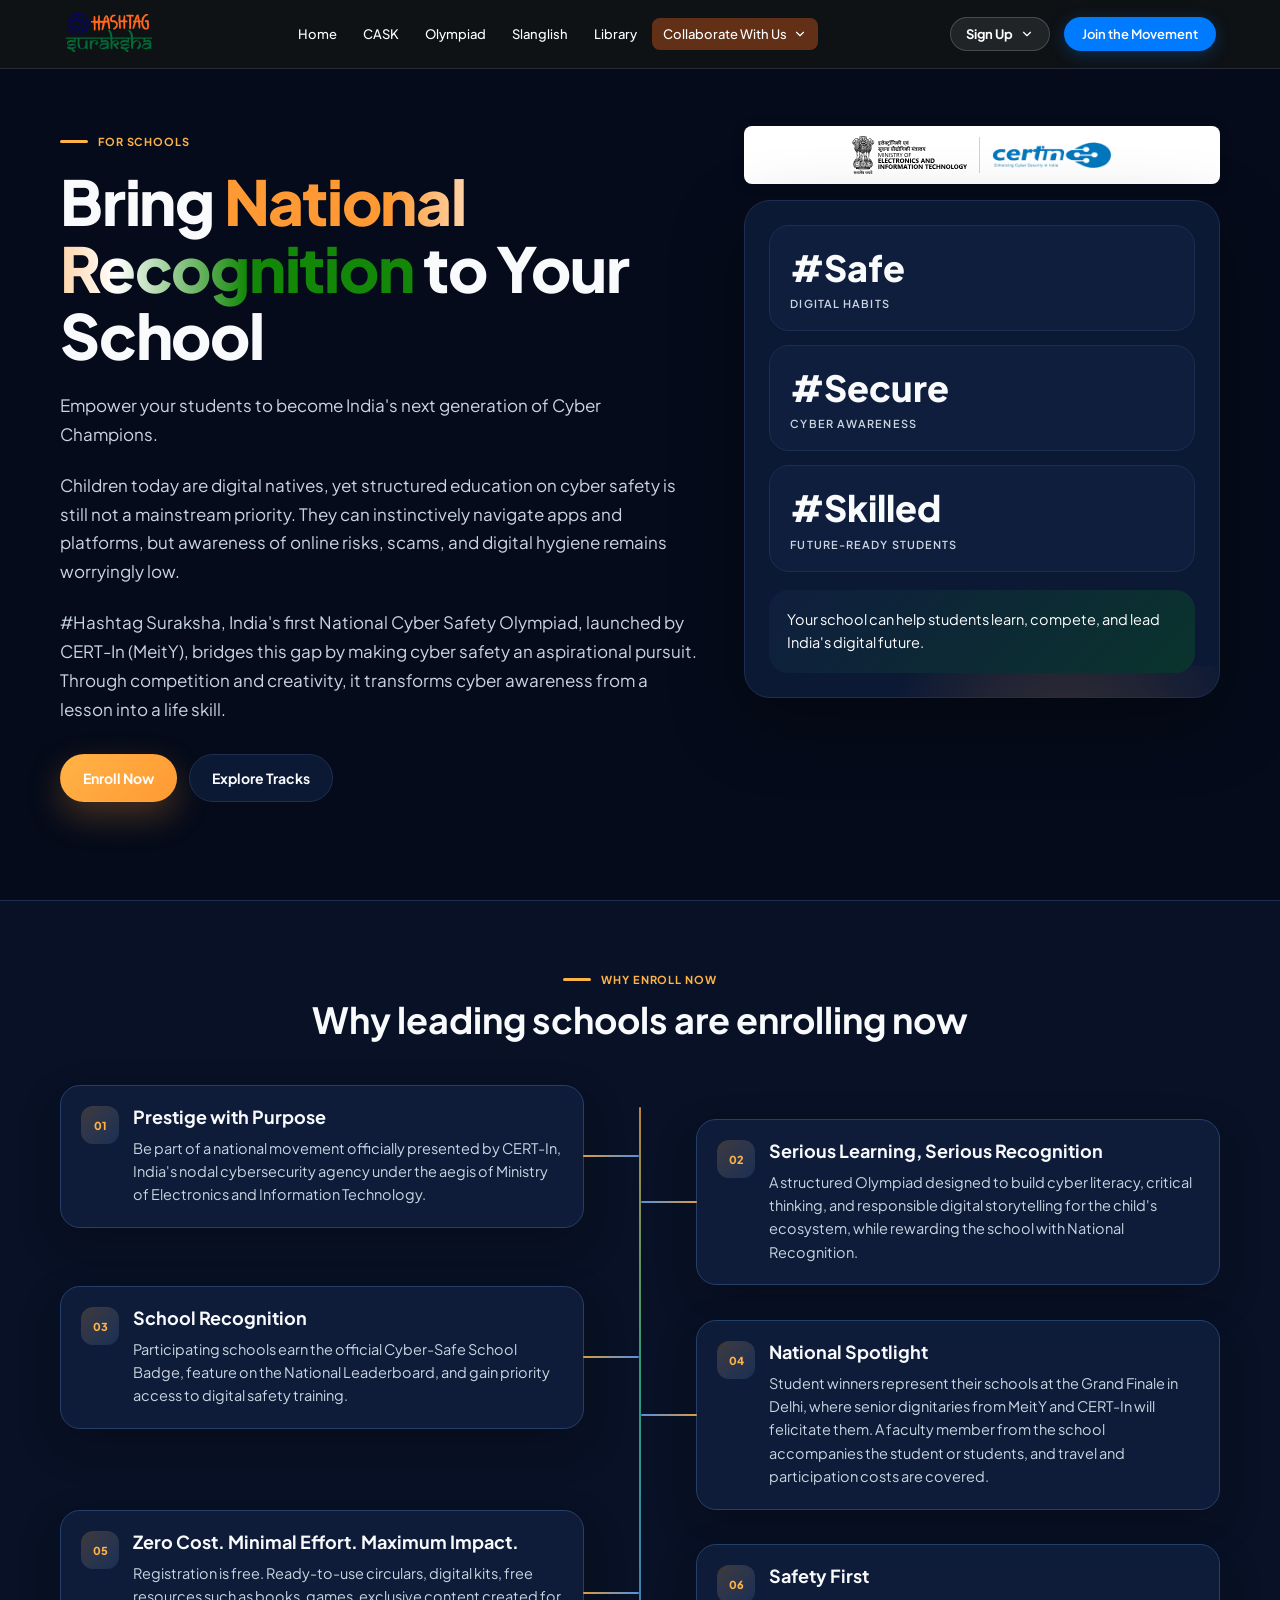
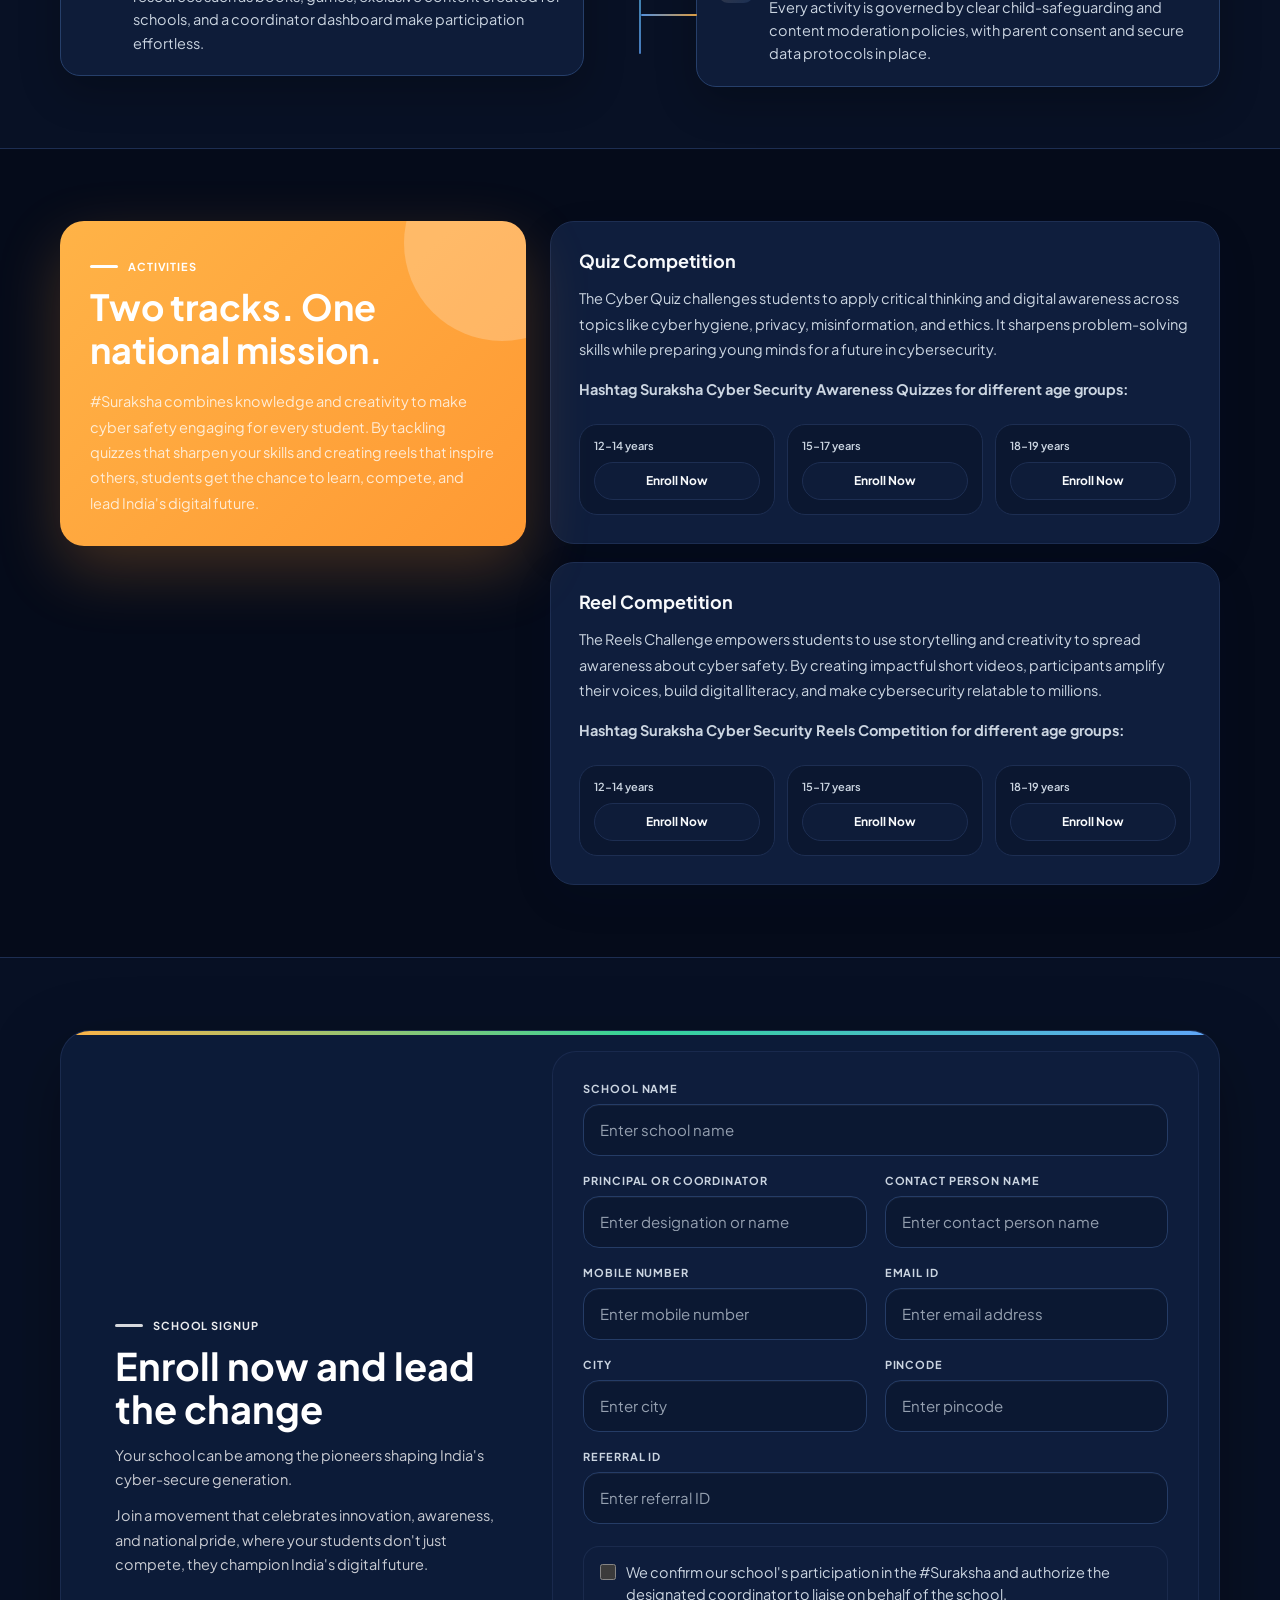
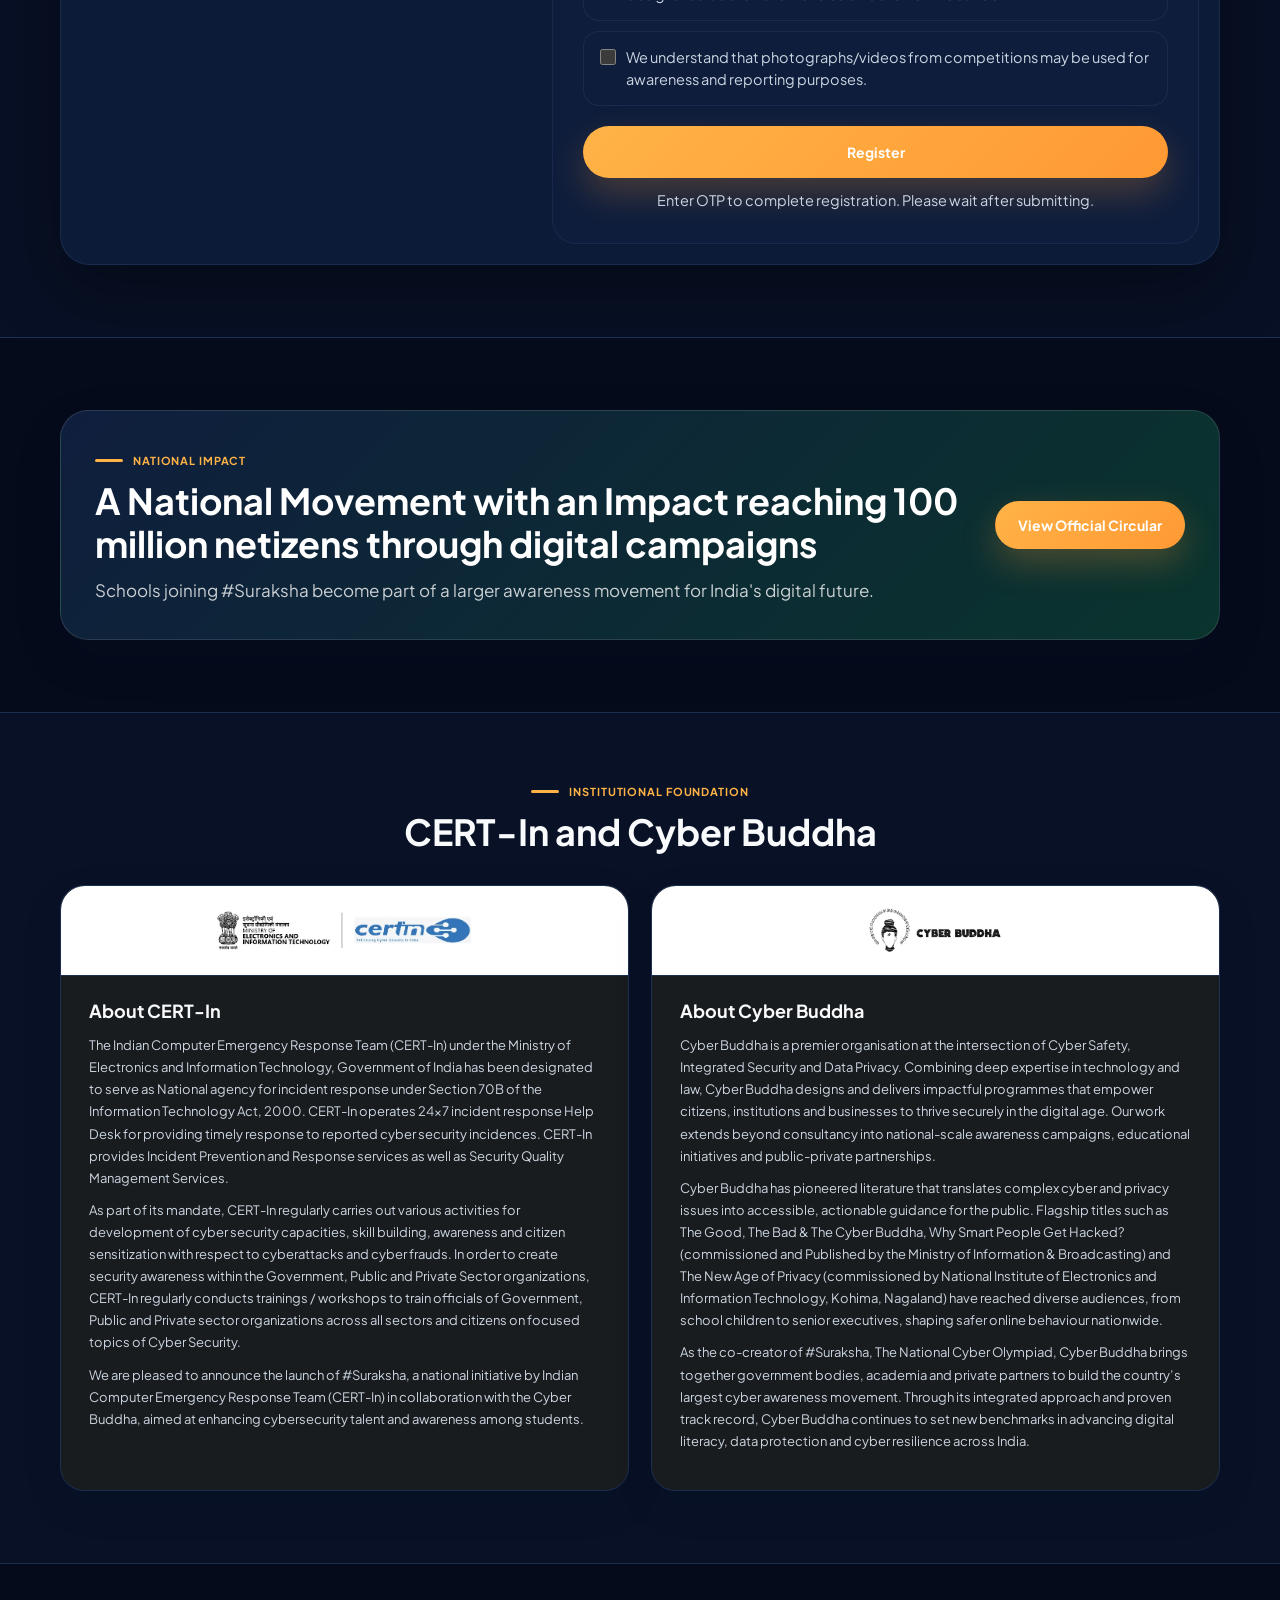
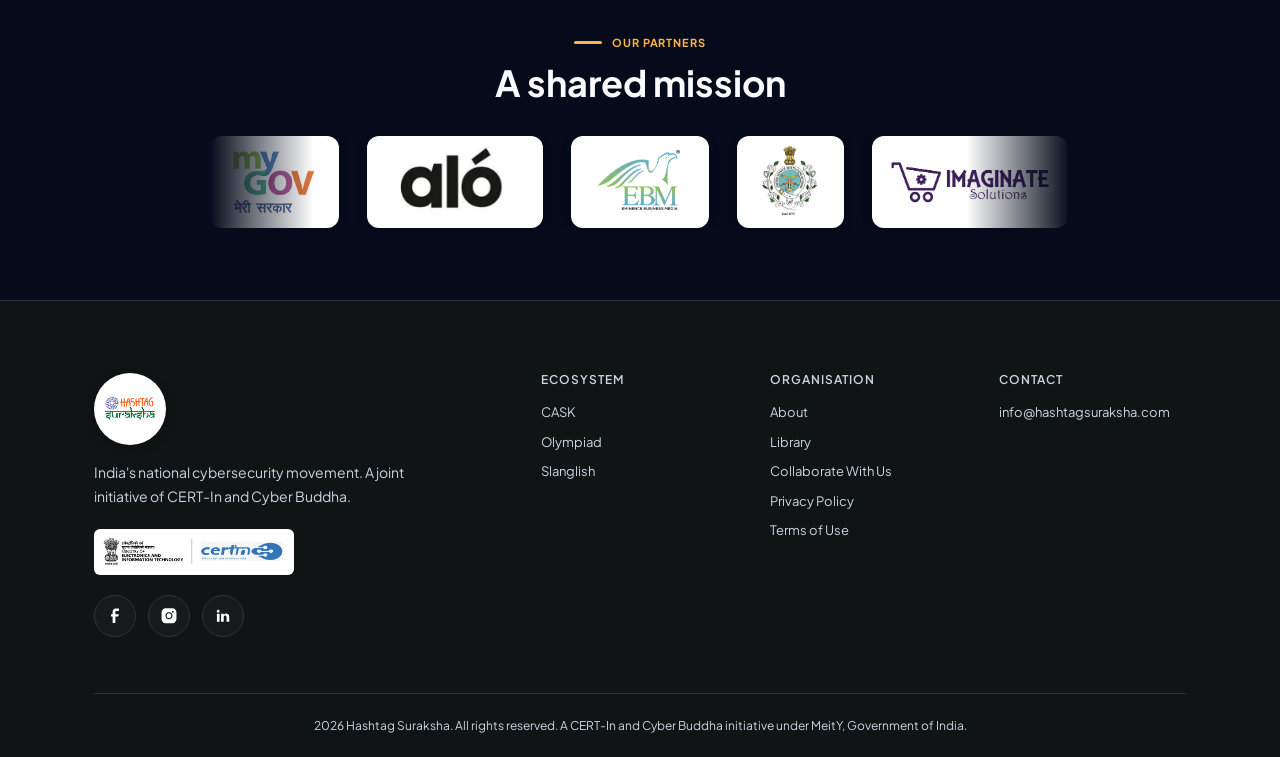
<file: schools-registration.html>
<!DOCTYPE html>
<html lang="en" data-theme="dark">

<head>
  <meta charset="UTF-8" />
  <meta name="viewport" content="width=device-width, initial-scale=1.0" />
  <meta name="color-scheme" content="dark" />
  <script>
    document.documentElement.setAttribute('data-theme', 'dark');
    try {
      localStorage.setItem('hs-theme', 'dark');
      localStorage.removeItem('suraksha-theme');
    } catch (e) { }
  </script>
  <style id="darkThemePrepaint">
    html {
      background: #101415;
      color-scheme: dark;
    }

    body {
      background: #101415;
      color: #F8FAFC;
    }
  </style>
  <title>For Schools | Hashtag Suraksha</title>
  <link rel="icon" type="image/svg+xml" href="./assets/images/hashtag-favicon.png" />
  <meta name="description"
    content="Enroll your school in Hashtag Suraksha and empower students to become India's next generation of cyber champions." />
  <link
    href="https://fonts.googleapis.com/css2?family=Outfit:wght@500;600;700;800;900&family=Manrope:wght@400;500;600;700;800&display=swap"
    rel="stylesheet" />
  <link rel="stylesheet" href="./assets/css/global.css" />
  <link rel="stylesheet" href="./assets/css/style.css" />
  <script src="./assets/js/nav-dropdown.js" defer></script>
  <style>
    :root {
      --sc-bg: #F2FBFF;
      --sc-surf: #FFFFFF;
      --sc-card: rgba(255, 255, 255, 0.8);
      --sc-card-solid: #FFFFFF;
      --sc-soft: rgba(255, 255, 255, 0.48);
      --sc-input: #F8FBFF;
      --sc-ink: #0B1F3A;
      --sc-muted: #46577A;
      --sc-line: #CBD9F0;
      --sc-saffron: #FF9933;
      --sc-saffron-deep: #E8832A;
      --sc-green: #22C55E;
      --sc-blue: #1D8BFF;
      --sc-dot: rgba(11, 31, 58, 0.08);
      --sc-bg-art: radial-gradient(circle at 11% 18%, rgba(255, 153, 51, 0.13), transparent 28%), radial-gradient(circle at 86% 11%, rgba(29, 139, 255, 0.12), transparent 30%), radial-gradient(circle at 72% 82%, rgba(34, 197, 94, 0.13), transparent 28%), linear-gradient(135deg, #F2FBFF 0%, #F9FBFF 48%, #F5FFF7 100%);
      --sc-note: linear-gradient(135deg, #0B1F3A, #123D53);
      --sc-panel-dark: linear-gradient(135deg, #0B1F3A, #0F6B5D);
      --sc-logo-bg: #FFFFFF;
      --sc-shadow: 0 24px 70px rgba(11, 31, 58, 0.12);
    }

    [data-theme="dark"] {
      --sc-bg: #050B1A;
      --sc-surf: #0B1730;
      --sc-card: rgba(15, 30, 61, 0.74);
      --sc-card-solid: #0F1E3D;
      --sc-soft: rgba(11, 23, 48, 0.48);
      --sc-input: #0B1730;
      --sc-ink: #E7EDFB;
      --sc-muted: #93A4C6;
      --sc-line: #1D2E52;
      --sc-saffron: #FFB347;
      --sc-saffron-deep: #FF9933;
      --sc-green: #34D399;
      --sc-blue: #60A5FA;
      --sc-dot: rgba(147, 164, 198, 0.10);
      --sc-bg-art: radial-gradient(circle at 11% 18%, rgba(255, 153, 51, 0.12), transparent 30%), radial-gradient(circle at 86% 11%, rgba(96, 165, 250, 0.11), transparent 31%), radial-gradient(circle at 72% 82%, rgba(52, 211, 153, 0.10), transparent 30%), linear-gradient(135deg, #050B1A 0%, #08142A 52%, #071D17 100%);
      --sc-note: linear-gradient(135deg, #0F1E3D, #0A342D);
      --sc-panel-dark: linear-gradient(135deg, #0F1E3D, #0A342D);
      --sc-logo-bg: #FFFFFF;
      --sc-shadow: 0 24px 70px rgba(0, 0, 0, 0.34);
    }

    * {
      box-sizing: border-box;
    }

    html,
    body {
      background: var(--sc-bg) !important;
    }

    body {
      margin: 0;
      color: var(--sc-ink) !important;
      font-family: var(--font-body);
      overflow-x: clip;
    }

    body::before {
      content: '';
      position: fixed;
      inset: 0;
      z-index: -2;
      pointer-events: none;
      background: var(--sc-bg-art);
    }

    body::after {
      content: '';
      position: fixed;
      inset: 0;
      z-index: -1;
      pointer-events: none;
      background-image: radial-gradient(circle, var(--sc-dot) 1px, transparent 1px);
      background-size: 26px 26px;
      mask-image: linear-gradient(to bottom, rgba(0, 0, 0, .75), transparent 72%);
    }

    .sc-page {
      padding-top: 94px;
    }

    .sc-wrap {
      width: min(1160px, calc(100% - 40px));
      margin: 0 auto;
    }

    .sc-ey {
      display: inline-flex;
      align-items: center;
      gap: 10px;
      color: var(--sc-saffron);
      font-family: var(--font-ui);
      font-size: 11px;
      font-weight: 800;
      letter-spacing: .14em;
      text-transform: uppercase;
    }

    .sc-ey::before {
      content: '';
      width: 28px;
      height: 3px;
      border-radius: 3px;
      background: var(--sc-saffron);
    }

    .sc-activities::before {
      background: white;
    }

    .sc-h1,
    .sc-h2,
    .sc-h3 {
      font-family: var(--font-heading);
      margin: 0;
      letter-spacing: 0;
      color: var(--sc-ink);
    }

    .sc-h1 {
      margin-top: 20px;
      font-size: clamp(36px, 5vw, 62px);
      line-height: 1.06;
      font-weight: 800;
      max-width: 760px;
    }

    .sc-h1 span,
    .sc-grad {
      background: linear-gradient(90deg, var(--sc-saffron), var(--sc-saffron-deep), var(--sc-green));
      -webkit-background-clip: text;
      background-clip: text;
      -webkit-text-fill-color: transparent;
    }

    .sc-lead {
      max-width: 690px;
      margin: 22px 0 0;
      color: var(--sc-muted);
      font-size: 17px;
      line-height: 1.74;
    }

    .sc-btn {
      display: inline-flex;
      align-items: center;
      justify-content: center;
      min-height: 48px;
      padding: 13px 22px;
      border-radius: 999px;
      font-family: var(--font-ui);
      font-size: 14px;
      font-weight: 700;
      text-decoration: none;
      border: 1px solid transparent;
      transition: transform .22s, box-shadow .22s, background .22s;
    }

    .sc-btn:hover {
      transform: translateY(-3px);
    }

    .sc-btn-main {
      background: linear-gradient(135deg, var(--sc-saffron), var(--sc-saffron-deep));
      color: #fff;
      box-shadow: 0 14px 34px rgba(255, 153, 51, .26);
    }

    .sc-btn-soft {
      background: var(--sc-card);
      color: var(--sc-ink);
      border-color: var(--sc-line);
    }

    .sc-hero {
      min-height: calc(100vh - 94px);
      display: grid;
      grid-template-columns: minmax(0, 1.05fr) minmax(320px, .78fr);
      gap: 44px;
      align-items: start;
      padding: 32px 0 66px;
    }

    .sc-actions {
      display: flex;
      gap: 12px;
      flex-wrap: wrap;
      margin-top: 30px;
    }

    .sc-initiative {
      display: flex;
      flex-wrap: wrap;
      align-items: center;
      gap: 14px;
      margin: 22px 0 0;
    }

    .sc-initiative span {
      color: var(--sc-muted);
      font-family: var(--font-ui);
      font-size: 12px;
      font-weight: 800;
      letter-spacing: .1em;
      text-transform: uppercase;
    }

    /* .cert-govt-bar { display:inline-flex; align-items:center; gap:12px; max-width:100%; background:#ffffff; border-radius:8px; padding:8px 18px; margin:22px 0 0; box-shadow:0 2px 12px rgba(0,0,0,0.18); } */
    .sc-hero-side {
      display: grid;
      gap: 16px;
      align-content: start;
    }

    .cert-govt-bar {
      display: flex;
      align-items: center;
      justify-content: center;
      gap: 12px;
      width: 100%;
      max-width: 100%;
      background: #ffffff;
      border-radius: 8px;
      padding: 10px 18px;
      margin: 0;
      box-shadow: 0 2px 12px rgba(0, 0, 0, 0.18);
    }

    .cert-govt-logo {
      height: 38px;
      width: auto;
      max-width: 120px;
      flex-shrink: 0;
      object-fit: contain;
    }

    .cert-govt-divider {
      width: 1px;
      height: 36px;
      background: rgba(0, 0, 0, 0.18);
      flex-shrink: 0;
    }

    .cert-govt-text {
      font-family: var(--font-ui);
      font-size: 11.5px;
      font-weight: 600;
      color: #1a2233;
      white-space: nowrap;
      letter-spacing: 0.01em;
    }

    .sc-hero-card {
      position: relative;
      padding: 24px;
      border: 1px solid var(--sc-line);
      border-radius: 26px;
      background: var(--sc-card);
      box-shadow: var(--sc-shadow);
      overflow: hidden;
    }

    .sc-hero-card::before {
      content: '';
      position: absolute;
      inset: auto -20% -30% 16%;
      height: 180px;
      background: radial-gradient(circle, rgba(255, 153, 51, .18), transparent 70%);
    }

    .sc-badge-grid {
      position: relative;
      display: grid;
      gap: 14px;
    }

    .sc-badge {
      padding: 20px;
      border-radius: 20px;
      background: var(--sc-card-solid);
      border: 1px solid var(--sc-line);
    }

    .sc-badge strong {
      display: block;
      font-family: var(--font-heading);
      font-size: clamp(30px, 3vw, 42px);
      font-weight: 800;
      line-height: 1;
      color: var(--sc-ink);
    }

    .sc-badge span {
      display: block;
      margin-top: 8px;
      color: var(--sc-muted);
      font-family: var(--font-ui);
      font-weight: 700;
      text-transform: uppercase;
      letter-spacing: .1em;
      font-size: 11px;
    }

    .sc-card-note {
      position: relative;
      margin-top: 18px;
      padding: 18px;
      border-radius: 20px;
      color: #fff;
      background: var(--sc-note);
      line-height: 1.6;
    }

    .sc-section {
      padding: 72px 0;
    }

    .sc-section.alt {
      background: var(--sc-soft);
      border-block: 1px solid var(--sc-line);
    }

    .sc-sec-head {
      max-width: 760px;
      display: flex;
      flex-direction: column;
      align-items: center;
      margin: 0 auto 32px;
      text-align: center;
    }

    .sc-h2 {
      margin-top: 12px;
      font-size: clamp(28px, 4vw, 46px);
      line-height: 1.12;
      font-weight: 800;
    }

    .sc-h3 {
      font-size: 20px;
      font-weight: 800;
    }

    .sc-sec-head p {
      margin: 16px 0 0;
      color: var(--sc-muted);
      line-height: 1.75;
      font-size: 16px;
    }

    .sc-why-grid {
      display: grid;
      grid-template-columns: repeat(3, 1fr);
      gap: 18px;
    }

    .sc-why-card {
      padding: 24px;
      min-height: 235px;
      border-radius: 22px;
      background: var(--sc-card-solid);
      border: 1px solid var(--sc-line);
      box-shadow: 0 12px 38px rgba(11, 31, 58, .08);
    }

    .sc-why-card b {
      display: flex;
      width: 42px;
      height: 42px;
      border-radius: 14px;
      align-items: center;
      justify-content: center;
      background: rgba(255, 153, 51, .13);
      color: var(--sc-saffron);
      margin-bottom: 18px;
      font-family: var(--font-heading);
      font-weight: 800;
    }

    .sc-why-card h3 {
      font-family: var(--font-heading);
      font-size: 18px;
      font-weight: 800;
      margin: 0 0 10px;
      color: var(--sc-ink);
    }

    .sc-why-card p {
      color: var(--sc-muted);
      line-height: 1.65;
      margin: 0;
    }

    .sc-tracks {
      display: grid;
      grid-template-columns: .82fr 1.18fr;
      gap: 24px;
      align-items: start;
    }

    .sc-mission {
      position: sticky;
      top: 112px;
      padding: 30px;
      border-radius: 24px;
      background: linear-gradient(135deg, var(--sc-saffron), var(--sc-saffron-deep));
      color: #fff;
      box-shadow: 0 24px 64px rgba(255, 153, 51, .24);
      overflow: hidden;
    }

    .sc-mission::before {
      content: '';
      position: absolute;
      right: -74px;
      top: -76px;
      width: 196px;
      height: 196px;
      border-radius: 50%;
      background: rgba(255, 255, 255, .22);
    }

    .sc-mission>* {
      position: relative;
      z-index: 1;
    }

    .sc-mission h2 {
      color: #fff;
    }

    .sc-mission p {
      color: rgba(255, 255, 255, .88);
      line-height: 1.75;
      margin: 18px 0 0;
    }

    .sc-track-list {
      display: grid;
      gap: 18px;
    }

    .sc-track-card {
      padding: 28px;
      border-radius: 24px;
      background: var(--sc-card-solid);
      border: 1px solid var(--sc-line);
      box-shadow: 0 14px 44px rgba(11, 31, 58, .08);
    }

    .sc-track-card p {
      color: var(--sc-muted);
      line-height: 1.72;
      margin: 14px 0 0;
    }

    .sc-age-list {
      display: grid;
      grid-template-columns: repeat(3, 1fr);
      gap: 12px;
      margin-top: 22px;
    }

    .sc-age {
      padding: 14px;
      border: 1px solid var(--sc-line);
      border-radius: 18px;
      background: var(--sc-input);
    }

    .sc-age strong {
      display: block;
      color: var(--sc-ink);
      font-family: var(--font-ui);
      font-size: 13px;
      font-weight: 800;
      margin-bottom: 10px;
    }

    .sc-age a {
      width: 100%;
      min-height: 38px;
      padding: 9px 12px;
      font-size: 12px;
    }

    .sc-form-grid {
      display: grid;
      grid-template-columns: .92fr 1.08fr;
      gap: 28px;
      align-items: start;
    }

    .sc-form-panel {
      padding: 30px;
      border-radius: 24px;
      background: var(--sc-panel-dark);
      color: #fff;
      box-shadow: var(--sc-shadow);
    }

    .sc-form-panel h2 {
      color: #fff;
      font-size: clamp(28px, 4vw, 42px);
    }

    .sc-form-panel p {
      color: rgba(255, 255, 255, .78);
      line-height: 1.75;
      margin: 18px 0 0;
    }

    .sc-form-card {
      padding: 28px;
      border-radius: 24px;
      background: var(--sc-card-solid);
      border: 1px solid var(--sc-line);
      box-shadow: var(--sc-shadow);
    }

    .sc-form {
      display: grid;
      grid-template-columns: 1fr 1fr;
      gap: 16px;
    }

    .sc-field.full,
    .sc-consent,
    .sc-form-actions {
      grid-column: 1 / -1;
    }

    .sc-field label {
      display: block;
      font-family: var(--font-ui);
      font-size: 11px;
      font-weight: 700;
      color: var(--sc-ink);
      margin-bottom: 8px;
      text-transform: uppercase;
      letter-spacing: .08em;
    }

    .sc-field input {
      width: 100%;
      min-height: 50px;
      border-radius: 14px;
      border: 1px solid var(--sc-line);
      padding: 0 16px;
      font: inherit;
      color: var(--sc-ink);
      background: var(--sc-input);
      outline: none;
      transition: border-color .2s, box-shadow .2s;
    }

    .sc-field input::placeholder {
      color: color-mix(in srgb, var(--sc-muted) 72%, transparent);
    }

    .sc-field input:focus {
      border-color: var(--sc-saffron);
      box-shadow: 0 0 0 4px rgba(255, 153, 51, .14);
    }

    .sc-consent {
      display: grid;
      gap: 12px;
      margin-top: 2px;
    }

    .sc-check {
      display: flex;
      gap: 10px;
      align-items: flex-start;
      color: var(--sc-muted);
      font-size: 13px;
      line-height: 1.6;
    }

    .sc-check input {
      flex: 0 0 auto;
      margin-top: 4px;
      accent-color: var(--sc-saffron);
    }

    .sc-submit {
      border: 0;
      cursor: pointer;
      width: 100%;
      margin-top: 4px;
    }

    .sc-otp-note {
      color: var(--sc-muted);
      font-size: 12px;
      line-height: 1.6;
      text-align: center;
      margin: 10px 0 0;
    }

    .sc-impact {
      display: grid;
      grid-template-columns: 1fr auto;
      gap: 24px;
      align-items: center;
      padding: 34px;
      border-radius: 28px;
      background: linear-gradient(135deg, color-mix(in srgb, var(--sc-blue) 14%, var(--sc-card-solid)), color-mix(in srgb, var(--sc-green) 13%, var(--sc-card-solid)));
      border: 1px solid color-mix(in srgb, var(--sc-blue) 30%, var(--sc-line));
      box-shadow: 0 18px 54px rgba(11, 31, 58, .08);
    }

    [data-theme="dark"] .sc-impact {
      background: var(--sc-panel-dark);
      border-color: rgba(255, 255, 255, .12);
    }

    /* .sc-impact h2 { font-size:clamp(26px,3.6vw,42px); } */
    [data-theme="dark"] .sc-impact h2 {
      color: #fff;
    }

    .sc-impact p {
      color: var(--sc-muted);
      margin: 10px 0 0;
      line-height: 1.7;
    }

    [data-theme="dark"] .sc-impact p {
      color: rgba(255, 255, 255, .78);
    }

    .sc-circular-modal[hidden] {
      display: none;
    }

    .sc-circular-modal {
      position: fixed;
      inset: 0;
      z-index: 10000;
      display: grid;
      place-items: center;
      padding: 24px;
      background: rgba(2, 6, 23, .76);
      backdrop-filter: blur(12px);
      -webkit-backdrop-filter: blur(12px);
    }

    .sc-circular-dialog {
      position: relative;
      width: min(960px, 100%);
      max-height: calc(100dvh - 48px);
      padding: 18px;
      border-radius: 24px;
      background: var(--sc-card-solid);
      border: 1px solid var(--sc-line);
      box-shadow: var(--sc-shadow);
      overflow: auto;
    }

    .sc-circular-close {
      position: sticky;
      top: 0;
      margin-left: auto;
      z-index: 1;
      width: 42px;
      height: 42px;
      border: 1px solid var(--sc-line);
      border-radius: 999px;
      display: flex;
      align-items: center;
      justify-content: center;
      cursor: pointer;
      color: var(--sc-ink);
      background: var(--sc-card-solid);
      font-size: 28px;
      line-height: 1;
      box-shadow: 0 8px 22px rgba(11, 31, 58, .12);
    }

    .sc-circular-close:hover {
      border-color: var(--sc-saffron);
      color: var(--sc-saffron);
    }

    .sc-circular-image {
      display: block;
      width: 100%;
      height: auto;
      max-height: calc(100dvh - 130px);
      object-fit: contain;
      margin: 12px auto 0;
      border-radius: 16px;
    }

    #about.sc-section.alt {
      background: rgba(255, 255, 255, 0.42);
      border-block: 1px solid var(--sc-line);
    }

    [data-theme="dark"] #about.sc-section.alt {
      background: rgba(11, 23, 48, 0.48);
    }

    #about .sc-sec-head {
      max-width: 720px;
      margin: 0 auto 32px;
      display: flex;
      flex-direction: column;
      align-items: center;
      text-align: initial;
    }

    #about .sc-sec-head p {
      text-align: center;
    }

    .sc-about-grid {
      display: grid;
      grid-template-columns: 1fr 1fr;
      gap: 22px;
    }

    .sc-about-card {
      padding: 28px;
      border-radius: 24px;
      background: var(--bg-surface);
      border: 1px solid var(--sc-line);
      box-shadow: 0 14px 44px rgba(11, 31, 58, .08);
    }

    .sc-about-card .pc-header-band {
      margin: -28px -28px 24px;
      background: #ffffff !important;
      padding: 18px 24px;
      display: flex;
      align-items: center;
      justify-content: center;
      min-height: 90px;
      border-radius: 24px 24px 0 0;
      border-bottom: 1px solid var(--sc-line);
    }

    .sc-about-card .certin-header-img {
      height: 52px;
      width: auto;
      max-width: 260px;
      object-fit: contain;
      display: block;
      filter: none !important;
    }

    .sc-about-card .cyberbuddha-header-img {
      height: 52px;
      width: auto;
      max-width: 320px;
      object-fit: contain;
      display: block;
      filter: none !important;
    }

    .sc-about-card h3 {
      font-family: var(--font-heading);
      font-size: 20px;
      font-weight: 800;
      margin: 0 0 12px;
      color: var(--sc-ink);
    }

    .sc-about-card p {
      color: var(--sc-muted);
      line-height: 1.7;
      margin: 0 0 10px;
      font-size: 13px;
    }

    .partner-logo-marquee-wrap {
      width: 100%;
      max-width: 860px;
      margin: 0 auto;
      overflow: hidden;
      -webkit-mask-image: linear-gradient(to right, transparent 0%, black 12%, black 88%, transparent 100%);
      mask-image: linear-gradient(to right, transparent 0%, black 12%, black 88%, transparent 100%);
    }

    .partner-logo-marquee-track {
      display: flex;
      align-items: center;
      gap: 28px;
      width: max-content;
      animation: partnerScroll 22s linear infinite;
    }

    .partner-logo-marquee-track:hover {
      animation-play-state: paused;
    }

    @keyframes partnerScroll {
      from {
        transform: translateX(0);
      }

      to {
        transform: translateX(-50%);
      }
    }

    .partner-logo-chip {
      background: #fff;
      border-radius: 12px;
      padding: 10px 18px;
      display: flex;
      align-items: center;
      justify-content: center;
      flex-shrink: 0;
      box-shadow: 0 2px 12px rgba(0, 0, 0, 0.12);
    }

    .partner-logo-chip img {
      height: 72px;
      width: auto;
      max-width: 160px;
      object-fit: contain;
      display: block;
      filter: none !important;
    }

    .sc-page {
      color: var(--text-primary) !important;
      font-family: var(--font-body) !important;
    }

    .sc-ey {
      font-family: var(--font-ui) !important;
      font-size: 11px;
      font-weight: 700;
      letter-spacing: .08em;
    }

    .sc-h1,
    .sc-h2,
    .sc-h3,
    .sc-about-card h3,
    .sc-why-card h3,
    .sc-track-card h3,
    .sc-form-panel h2 {
      color: var(--text-primary) !important;
      font-family: var(--font-heading) !important;
      font-weight: 700;
      line-height: 1.2;
    }

    .sc-h1 {
      font-family: var(--font-display) !important;
      font-size: clamp(36px, 5vw, 62px);
      font-weight: 800 !important;
      line-height: 1.08;
      letter-spacing: -.02em;
    }

    .sc-h1 span,
    .sc-grad {
      background: linear-gradient(90deg, #FF9933 0%, #FF9933 28%, #FFFFFF 50%, #138808 72%, #138808 100%);
      -webkit-background-clip: text;
      background-clip: text;
      -webkit-text-fill-color: transparent;
    }

    [data-theme="light"] .sc-h1 span,
    [data-theme="light"] .sc-grad {
      background: linear-gradient(90deg, #FF9933 0%, #FF9933 28%, #897c7c 50%, #138808 72%, #138808 100%);
      -webkit-background-clip: text;
      background-clip: text;
      -webkit-text-fill-color: transparent;
    }

    .sc-h2 {
      font-size: 36px;
      font-weight: 700;
      line-height: 1.2;
    }

    .sc-h3,
    .sc-about-card h3,
    .sc-why-card h3,
    .sc-track-card h3 {
      font-size: 18px;
      font-weight: 700;
      line-height: 1.25;
    }

    .sc-lead,
    .sc-sec-head p,
    .sc-impact p {
      color: var(--text-secondary) !important;
      font-family: var(--font-body) !important;
      font-size: 17px;
      line-height: 1.7;
    }

    .sc-why-card p,
    .sc-track-card p,
    .sc-mission p,
    .sc-form-panel p,
    .sc-about-card p,
    .sc-check,
    .sc-otp-note {
      color: var(--text-secondary) !important;
      font-family: var(--font-body) !important;
      font-size: 14.5px;
      line-height: 1.75;
    }

    #about .sc-about-card p {
      line-height: 1.7;
      margin: 0 0 10px;
      font-size: 13px;
    }

    .sc-mission h2,
    [data-theme="dark"] .sc-impact h2 {
      color: #fff !important;
    }

    .sc-mission p,
    [data-theme="dark"] .sc-impact p {
      color: rgba(255, 255, 255, .78) !important;
    }

    .sc-badge strong {
      color: var(--text-primary) !important;
      font-family: var(--font-display) !important;
      font-size: 36px;
      font-weight: 800 !important;
      line-height: 1.2;
    }

    .sc-badge span,
    .sc-age strong,
    .sc-field label {
      color: var(--text-secondary) !important;
      font-family: var(--font-ui) !important;
      font-size: 11px;
      font-weight: 600;
    }

    .sc-card-note {
      color: #fff !important;
      font-family: var(--font-body) !important;
      font-size: 14.5px;
      line-height: 1.65;
    }

    .sc-btn {
      font-family: var(--font-ui) !important;
      font-size: 14px;
      font-weight: 700;
    }

    .sc-btn-soft {
      color: var(--text-primary) !important;
    }

    .sc-field input {
      color: var(--text-primary);
      font-family: var(--font-body);
      font-size: 15px;
    }

    .sc-field input::placeholder {
      color: var(--text-secondary);
      opacity: .72;
    }

    .registration-partners {
      display: flex;
      flex-direction: column;
      align-items: center;
    }

    /* .registration-partners .sc-sec-head{

    } */

    #why {
      position: relative;
      overflow: hidden;
    }

    #why .sc-wrap {
      position: relative;
    }

    #why .sc-sec-head {
      max-width: 760px;
      margin-bottom: 44px;
    }

    #why .sc-why-grid {
      position: relative;
      display: grid;
      grid-template-columns: minmax(0, 1fr) 64px minmax(0, 1fr);
      gap: 34px 24px;
      align-items: start;
    }

    #why .sc-why-grid::before {
      content: '';
      position: absolute;
      top: 22px;
      bottom: 22px;
      left: 50%;
      width: 2px;
      border-radius: 999px;
      background: linear-gradient(180deg, var(--sc-saffron), var(--sc-green), var(--sc-blue));
      transform: translateX(-50%);
      opacity: .72;
    }

    #why .sc-why-card {
      --why-offset: 0px;
      --why-entry-x: 0px;
      position: relative;
      width: auto;
      max-width: none;
      min-height: auto;
      padding: 20px;
      border-radius: 20px;
      background: color-mix(in srgb, var(--sc-card-solid) 92%, transparent);
      border-color: color-mix(in srgb, var(--sc-line) 86%, var(--sc-blue));
      box-shadow: 0 14px 42px rgba(11, 31, 58, .08);
      display: grid;
      grid-template-columns: auto minmax(0, 1fr);
      column-gap: 14px;
      row-gap: 8px;
      align-content: start;
      transform: translateY(var(--why-offset));
      transition: opacity .68s cubic-bezier(.2, .8, .2, 1), transform .68s cubic-bezier(.2, .8, .2, 1), filter .68s ease, box-shadow .25s ease, border-color .25s ease;
      will-change: transform, opacity;
    }

    [data-theme="dark"] #why .sc-why-card {
      background: color-mix(in srgb, var(--sc-card-solid) 88%, transparent);
      box-shadow: 0 16px 42px rgba(0, 0, 0, .24);
    }

    #why .sc-why-grid.sc-why-ready .sc-why-card {
      opacity: 0;
      filter: blur(8px);
      transform: translate(var(--why-entry-x), calc(var(--why-offset) + 28px)) scale(.98);
    }

    #why .sc-why-grid.sc-why-ready.is-revealed .sc-why-card {
      opacity: 1;
      filter: blur(0);
      transform: translate(0, var(--why-offset)) scale(1);
    }

    #why .sc-why-card:nth-child(odd) {
      --why-entry-x: -34px;
      grid-column: 1;
    }

    #why .sc-why-card:nth-child(even) {
      --why-offset: 34px;
      --why-entry-x: 34px;
      grid-column: 3;
    }

    #why .sc-why-card:nth-child(1),
    #why .sc-why-card:nth-child(2) {
      grid-row: 1;
    }

    #why .sc-why-card:nth-child(3),
    #why .sc-why-card:nth-child(4) {
      grid-row: 2;
    }

    #why .sc-why-card:nth-child(5),
    #why .sc-why-card:nth-child(6) {
      grid-row: 3;
    }

    #why .sc-why-card:nth-child(1) {
      transition-delay: .04s;
    }

    #why .sc-why-card:nth-child(2) {
      transition-delay: .16s;
    }

    #why .sc-why-card:nth-child(3) {
      transition-delay: .28s;
    }

    #why .sc-why-card:nth-child(4) {
      transition-delay: .40s;
    }

    #why .sc-why-card:nth-child(5) {
      transition-delay: .52s;
    }

    #why .sc-why-card:nth-child(6) {
      transition-delay: .64s;
    }

    #why .sc-why-grid.is-settled .sc-why-card {
      transition-delay: 0s;
    }

    #why .sc-why-grid.sc-why-ready::before {
      background-size: 100% 0;
      background-repeat: no-repeat;
      transition: background-size .9s cubic-bezier(.2, .8, .2, 1);
    }

    #why .sc-why-grid.sc-why-ready.is-revealed::before {
      background-size: 100% 100%;
    }

    #why .sc-why-card:hover {
      border-color: color-mix(in srgb, var(--sc-saffron) 44%, var(--sc-line));
      box-shadow: 0 20px 52px rgba(11, 31, 58, .12);
    }

    #why .sc-why-card::after {
      content: '';
      position: absolute;
      top: 50%;
      width: 56px;
      height: 2px;
      border-radius: 999px;
      background: linear-gradient(90deg, var(--sc-saffron), var(--sc-blue));
      opacity: .86;
      transform: translateY(-50%);
    }

    #why .sc-why-card:nth-child(odd)::after {
      left: 100%;
    }

    #why .sc-why-card:nth-child(even)::after {
      right: 100%;
      transform: translateY(-50%) rotate(180deg);
    }

    #why .sc-why-card b {
      grid-row: 1 / 3;
      width: 38px;
      height: 38px;
      margin: 0;
      border-radius: 12px;
      background: linear-gradient(135deg, color-mix(in srgb, var(--sc-saffron) 20%, transparent), color-mix(in srgb, var(--sc-blue) 14%, transparent));
      color: var(--sc-saffron);
      font-family: var(--font-ui);
      font-size: 11px;
      font-weight: 800;
      line-height: 1;
    }

    #why .sc-why-card h3 {
      margin: 0;
      color: var(--text-primary) !important;
      font-size: 18px;
      font-weight: 700;
      line-height: 1.25;
      text-wrap: balance;
    }

    #why .sc-why-card p {
      grid-column: 2;
      margin: 0;
      color: var(--text-secondary) !important;
      font-size: 14.5px;
      line-height: 1.62;
    }

    @media (prefers-reduced-motion: reduce) {
      #why .sc-why-card,
      #why .sc-why-grid.sc-why-ready .sc-why-card,
      #why .sc-why-grid.sc-why-ready.is-revealed .sc-why-card {
        opacity: 1;
        filter: none;
        transform: none;
        transition: none;
      }

      #why .sc-why-grid.sc-why-ready::before {
        background-size: 100% 100%;
        transition: none;
      }
    }

    #signup {
      position: relative;
      overflow: hidden;
    }

    #signup .sc-form-grid {
      position: relative;
      grid-template-columns: minmax(280px, .82fr) minmax(0, 1.18fr);
      gap: 22px;
      align-items: stretch;
      padding: 20px;
      border: 1px solid color-mix(in srgb, var(--sc-line) 88%, transparent);
      border-radius: 30px;
      background: color-mix(in srgb, var(--sc-card-solid) 82%, transparent);
      box-shadow: var(--sc-shadow);
      overflow: hidden;
    }

    #signup .sc-form-grid::before {
      content: '';
      position: absolute;
      inset: 0 0 auto;
      height: 4px;
      background: linear-gradient(90deg, var(--sc-saffron), var(--sc-green), var(--sc-blue));
      z-index: 2;
    }

    #signup .sc-form-panel {
      position: relative;
      align-self: stretch;
      padding: 34px;
      border-radius: 24px;
      background: radial-gradient(620px circle at 0% 0%, rgba(255, 153, 51, .28), rgba(255, 153, 51, .13) 24%, transparent 58%), radial-gradient(620px circle at 100% 100%, rgba(19, 136, 8, .24), rgba(19, 136, 8, .11) 26%, transparent 60%), linear-gradient(145deg, color-mix(in srgb, var(--sc-panel-dark) 96%, var(--sc-blue)), var(--sc-panel-dark));
      box-shadow: none;
      display: flex;
      flex-direction: column;
      justify-content: center;
      overflow: hidden;
    }

    #signup .sc-form-panel>* {
      position: relative;
      z-index: 1;
    }

    #signup .sc-form-panel .sc-ey {
      color: #fff !important;
      opacity: .92;
    }

    #signup .sc-form-panel .sc-ey::before {
      background: #fff;
      opacity: .9;
    }

    #signup .sc-form-panel h2 {
      color: #fff !important;
      max-width: 420px;
      margin-top: 12px;
      font-size: clamp(28px, 3.2vw, 38px);
      line-height: 1.14;
    }

    #signup .sc-form-panel p {
      color: rgba(255, 255, 255, .78) !important;
      max-width: 440px;
      margin: 12px 0 0;
      font-size: 14.5px;
      line-height: 1.68;
    }

    #signup .sc-form-card {
      padding: 30px;
      border: 1px solid color-mix(in srgb, var(--sc-line) 78%, transparent);
      border-radius: 24px;
      background: color-mix(in srgb, var(--sc-card-solid) 94%, transparent);
      box-shadow: none;
    }

    [data-theme="dark"] #signup .sc-form-card {
      background: color-mix(in srgb, var(--sc-card-solid) 90%, transparent);
    }

    #signup .sc-form {
      grid-template-columns: repeat(2, minmax(0, 1fr));
      gap: 18px;
    }

    #signup .sc-field label {
      margin-bottom: 9px;
      color: var(--text-secondary) !important;
      font-weight: 700;
      letter-spacing: .08em;
    }

    #signup .sc-field input {
      min-height: 52px;
      border-radius: 16px;
      border-color: color-mix(in srgb, var(--sc-line) 88%, var(--sc-blue));
      background: color-mix(in srgb, var(--sc-input) 88%, var(--sc-card-solid));
      box-shadow: inset 0 1px 0 rgba(255, 255, 255, .04);
      transition: border-color .2s ease, box-shadow .2s ease, background .2s ease;
    }

    #signup .sc-field input:hover {
      border-color: color-mix(in srgb, var(--sc-blue) 38%, var(--sc-line));
    }

    #signup .sc-field input:focus {
      border-color: var(--sc-saffron);
      box-shadow: 0 0 0 4px color-mix(in srgb, var(--sc-saffron) 18%, transparent);
    }

    #signup .sc-consent {
      gap: 10px;
      margin-top: 4px;
    }

    #signup .sc-check {
      padding: 14px 16px;
      border: 1px solid color-mix(in srgb, var(--sc-line) 84%, transparent);
      border-radius: 16px;
      background: color-mix(in srgb, var(--sc-card-solid) 88%, transparent);
      color: var(--text-secondary) !important;
      line-height: 1.55;
    }

    #signup .sc-check input {
      width: 16px;
      height: 16px;
      margin-top: 3px;
    }

    #signup .sc-form-actions {
      display: grid;
      gap: 10px;
      margin-top: 2px;
    }

    #signup .sc-submit {
      min-height: 52px;
      margin-top: 0;
      box-shadow: 0 16px 36px rgba(255, 153, 51, .24);
    }

    #signup .sc-otp-note {
      margin: 0;
      color: var(--text-secondary) !important;
    }

    @media (max-width: 1024px) {

      .sc-hero,
      .sc-tracks,
      .sc-form-grid,
      .sc-about-grid {
        grid-template-columns: 1fr;
      }

      .sc-why-grid {
        grid-template-columns: repeat(2, 1fr);
      }

      .sc-hero {
        min-height: auto;
        padding-top: 44px;
      }

      .sc-mission {
        position: relative;
        top: auto;
      }

      #why .sc-sec-head {
        margin-bottom: 32px;
      }

      #why .sc-why-grid {
        display: grid;
        grid-template-columns: repeat(2, minmax(0, 1fr));
        gap: 18px;
      }

      #why .sc-why-grid::before,
      #why .sc-why-card::after {
        display: none;
      }

      #why .sc-why-card {
        width: auto;
        max-width: none;
      }

      #why .sc-why-card:nth-child(n) {
        --why-offset: 0px;
        --why-entry-x: 0px;
        grid-column: auto;
        grid-row: auto;
        align-self: stretch;
      }

      #signup .sc-form-grid {
        grid-template-columns: 1fr;
      }

      #signup .sc-form-panel {
        padding: 30px;
      }

      #signup .sc-form-panel h2,
      #signup .sc-form-panel p {
        max-width: 680px;
      }
    }

    @media (max-width: 760px) {
      .sc-page {
        padding-top: 82px;
      }

      .sc-wrap {
        width: min(100% - 28px, 1160px);
      }

      .sc-section {
        padding: 64px 0;
      }

      .sc-why-grid,
      .sc-age-list,
      .sc-form {
        grid-template-columns: 1fr;
      }

      .sc-field.full,
      .sc-consent,
      .sc-form-actions {
        grid-column: auto;
      }

      .sc-form-card,
      .sc-about-card,
      .sc-track-card,
      .sc-form-panel,
      .sc-impact {
        padding: 24px;
        border-radius: 24px;
      }

      .sc-impact {
        grid-template-columns: 1fr;
      }

      .sc-circular-modal {
        padding: 14px;
      }

      .sc-circular-dialog {
        padding: 12px;
        border-radius: 20px;
      }

      .sc-circular-image {
        max-height: calc(100dvh - 104px);
        border-radius: 14px;
      }

      .sc-lead {
        font-size: 16px;
      }

      .sc-h2 {
        font-size: 28px;
      }

      .sc-badge strong {
        font-size: 28px;
      }

      /* .cert-govt-bar { flex-wrap:wrap; width:100%; justify-content:center; padding:10px 14px; } */
      .sc-hero-side {
        gap: 14px;
      }

      .cert-govt-bar {
        flex-wrap: wrap;
        width: 100%;
        justify-content: center;
        padding: 10px 14px;
      }

      .cert-govt-text {
        white-space: normal;
        text-align: center;
      }

      #why .sc-sec-head {
        margin-bottom: 24px;
      }

      #why .sc-why-grid {
        grid-template-columns: 1fr;
        gap: 16px;
      }

      #why .sc-why-card {
        grid-template-columns: 1fr;
        padding: 20px;
        border-radius: 18px;
      }

      #why .sc-why-card b {
        width: 38px;
        height: 38px;
        margin-bottom: 2px;
      }

      #why .sc-why-card p {
        grid-column: auto;
      }

      #signup .sc-form-grid {
        gap: 16px;
        padding: 14px;
        border-radius: 24px;
      }

      #signup .sc-form-panel,
      #signup .sc-form-card {
        padding: 24px;
      }

      #signup .sc-form {
        grid-template-columns: 1fr;
        gap: 15px;
      }

      #signup .sc-field.full,
      #signup .sc-consent,
      #signup .sc-form-actions {
        grid-column: auto;
      }

      #signup .sc-check {
        padding: 13px 14px;
      }
    }
  </style>
</head>

<body>
  <nav class="nav" id="navbar">
    <div class="nav-inner">
      <a href="index.html" class="nav-logo">
        <img src="assets/logo-suraksha.svg" alt="Hashtag Suraksha" class="nav-logo-img" />
      </a>
      <ul class="nav-links">
        <li><a href="index.html">Home</a></li>
        <li><a href="platform.html">CASK</a></li>
        <li><a href="olympiad.html">Olympiad</a></li>
        <li><a href="https://slanglish.cyberbuddhas.com/">Slanglish</a></li>
        <li><a href="resources.html">Library</a></li>
        <li class="nav-dropdown">
          <a href="sponsor.html" class="nav-dropdown-link active">Collaborate With Us <span class="nav-dropdown-arrow"
              aria-hidden="true"></span></a>
          <div class="nav-dropdown-menu" aria-label="Collaborate With Us options">
            <a href="sponsor.html">For Corporates</a>
            <a href="schools-registration.html" class="active">For Schools</a>
          </div>
        </li>
      </ul>
      <div class="nav-right">
        <div class="nav-dropdown nav-signup-dropdown">
          <button type="button" class="nav-signup-btn">Sign Up <span class="nav-dropdown-arrow"
              aria-hidden="true"></span></button>
          <div class="nav-dropdown-menu nav-signup-menu" aria-label="Sign Up options">
            <a href="https://cask.ai.in/auth/signup" target="_blank">Student Signup</a>
            <a href="https://cask.ai.in/auth/signup?as=staff" target="_blank">School Signup</a>
          </div>
        </div>
        <a href="surakshak.html" class="nav-cta">Join the Movement</a>
      </div>
      <div class="nav-right-mobile">
        <button class="hamburger" id="hamburger" type="button" aria-label="Open mobile menu" aria-expanded="false" aria-controls="mobileMenu">
            <svg class="menu-icon" viewBox="0 0 24 24" fill="none" stroke="currentColor" stroke-width="2" stroke-linecap="round" stroke-linejoin="round" aria-hidden="true"><path d="M4 6h16"/><path d="M4 12h16"/><path d="M4 18h16"/></svg>
            <svg class="close-icon" viewBox="0 0 24 24" fill="none" stroke="currentColor" stroke-width="2" stroke-linecap="round" stroke-linejoin="round" aria-hidden="true"><path d="M18 6 6 18"/><path d="m6 6 12 12"/></svg>
          </button>
      </div>
    </div>
    <div class="mobile-menu" id="mobileMenu">
      <a href="index.html">Home</a>
      <a href="platform.html">CASK</a>
      <a href="olympiad.html">Olympiad</a>
      <a href="https://slanglish.cyberbuddhas.com/">Slanglish</a>
      <a href="resources.html">Library</a>
      <div class="mobile-nav-dropdown" data-mobile-dropdown>
        <div class="mobile-nav-dropdown-head">
          <a href="sponsor.html">Collaborate With Us</a>
          <button type="button" class="mobile-nav-dropdown-toggle" data-mobile-dropdown-toggle aria-expanded="false" aria-label="Open Collaborate With Us options">
            <svg class="mobile-arrow mobile-arrow-down" viewBox="0 0 24 24" fill="none" stroke="currentColor" stroke-width="2" stroke-linecap="round" stroke-linejoin="round" aria-hidden="true"><path stroke="none" d="M0 0h24v24H0z" fill="none"/><path d="M6 9l6 6l6 -6"/></svg>
            <svg class="mobile-arrow mobile-arrow-up" viewBox="0 0 24 24" fill="none" stroke="currentColor" stroke-width="2" stroke-linecap="round" stroke-linejoin="round" aria-hidden="true"><path stroke="none" d="M0 0h24v24H0z" fill="none"/><path d="M6 15l6 -6l6 6"/></svg>
          </button>
        </div>
        <div class="mobile-nav-dropdown-menu">
          <a href="sponsor.html">For Corporates</a>
          <a href="schools-registration.html" class="active">For Schools</a>
        </div>
      </div>
      <div class="mobile-nav-dropdown mobile-signup-dropdown" data-mobile-dropdown>
        <div class="mobile-nav-dropdown-head">
          <a href="olympiad.html#register">Sign Up</a>
          <button type="button" class="mobile-nav-dropdown-toggle" data-mobile-dropdown-toggle aria-expanded="false" aria-label="Open Sign Up options">
            <svg class="mobile-arrow mobile-arrow-down" viewBox="0 0 24 24" fill="none" stroke="currentColor" stroke-width="2" stroke-linecap="round" stroke-linejoin="round" aria-hidden="true"><path stroke="none" d="M0 0h24v24H0z" fill="none"/><path d="M6 9l6 6l6 -6"/></svg>
            <svg class="mobile-arrow mobile-arrow-up" viewBox="0 0 24 24" fill="none" stroke="currentColor" stroke-width="2" stroke-linecap="round" stroke-linejoin="round" aria-hidden="true"><path stroke="none" d="M0 0h24v24H0z" fill="none"/><path d="M6 15l6 -6l6 6"/></svg>
          </button>
        </div>
        <div class="mobile-nav-dropdown-menu">
          <a href="https://cask.ai.in/auth/signup" target="_blank">Student Signup</a>
          <a href="https://cask.ai.in/auth/signup?as=staff" target="_blank">School Signup</a>
        </div>
      </div>
      <a href="surakshak.html" class="mobile-cta">Join the Movement</a>
    </div>
  </nav>

  <main class="sc-page">
    <section class="sc-hero sc-wrap">
      <div>
        <span class="sc-ey">For Schools</span>
        <h1 class="sc-h1">Bring <span>National Recognition</span> to Your School</h1>
        <p class="sc-lead">Empower your students to become India's next generation of Cyber Champions.</p>
        <p class="sc-lead">Children today are digital natives, yet structured education on cyber safety is still not a
          mainstream priority. They can instinctively navigate apps and platforms, but awareness of online risks, scams,
          and digital hygiene remains worryingly low.</p>
        <p class="sc-lead">#Hashtag Suraksha, India's first National Cyber Safety Olympiad, launched by CERT-In (MeitY),
          bridges this gap by making cyber safety an aspirational pursuit. Through competition and creativity, it
          transforms cyber awareness from a lesson into a life skill.</p>
        <!-- <div class="cert-govt-bar">
          <img src="assets/meity.svg" alt="Ministry of Electronics and Information Technology" class="cert-govt-logo" />
          <div class="cert-govt-divider"></div>
          <img src="assets/cert-in-logo.png" alt="CERT-In" class="cert-govt-logo" />
        </div>
        <div class="sc-actions">
          <a href="#signup" class="sc-btn sc-btn-main">Enroll Now</a>
          <a href="#tracks" class="sc-btn sc-btn-soft">Explore Tracks</a>
        </div>
      </div>
      <aside class="sc-hero-card" aria-label="Hashtag Suraksha school badges">
        <div class="sc-badge-grid">
          <div class="sc-badge"><strong>#Safe</strong><span>Digital habits</span></div>
          <div class="sc-badge"><strong>#Secure</strong><span>Cyber awareness</span></div>
          <div class="sc-badge"><strong>#Skilled</strong><span>Future-ready students</span></div>
        </div>
        <div class="sc-card-note">Your school can help students learn, compete, and lead India's digital future.</div>
      </aside> -->

        <div class="sc-actions">
          <a href="#signup" class="sc-btn sc-btn-main">Enroll Now</a>
          <a href="#tracks" class="sc-btn sc-btn-soft">Explore Tracks</a>
        </div>
      </div>
      <div class="sc-hero-side">
        <div class="cert-govt-bar">
          <img src="assets/meity.svg" alt="Ministry of Electronics and Information Technology" class="cert-govt-logo" />
          <div class="cert-govt-divider"></div>
          <img src="assets/cert-in-logo.png" alt="CERT-In" class="cert-govt-logo" />
          <!-- <span class="cert-govt-text">An initiative of CERT-In under the aegis of MeitY</span> -->
        </div>
        <aside class="sc-hero-card" aria-label="Hashtag Suraksha school badges">
          <div class="sc-badge-grid">
            <div class="sc-badge"><strong>#Safe</strong><span>Digital habits</span></div>
            <div class="sc-badge"><strong>#Secure</strong><span>Cyber awareness</span></div>
            <div class="sc-badge"><strong>#Skilled</strong><span>Future-ready students</span></div>
          </div>
          <div class="sc-card-note">Your school can help students learn, compete, and lead India's digital future.</div>
        </aside>
      </div>
    </section>

    <section class="sc-section alt" id="why">
      <div class="sc-wrap">
        <div class="sc-sec-head">
          <span class="sc-ey">Why enroll now</span>
          <h2 class="sc-h2">Why leading schools are enrolling now</h2>
        </div>
        <div class="sc-why-grid">
          <article class="sc-why-card"><b>01</b>
            <h3>Prestige with Purpose</h3>
            <p>Be part of a national movement officially presented by CERT-In, India's nodal cybersecurity agency under
              the aegis of Ministry of Electronics and Information Technology.</p>
          </article>
          <article class="sc-why-card"><b>02</b>
            <h3>Serious Learning, Serious Recognition</h3>
            <p>A structured Olympiad designed to build cyber literacy, critical thinking, and responsible digital
              storytelling for the child's ecosystem, while rewarding the school with National Recognition.</p>
          </article>
          <article class="sc-why-card"><b>03</b>
            <h3>School Recognition</h3>
            <p>Participating schools earn the official Cyber-Safe School Badge, feature on the National Leaderboard, and
              gain priority access to digital safety training.</p>
          </article>
          <article class="sc-why-card"><b>04</b>
            <h3>National Spotlight</h3>
            <p>Student winners represent their schools at the Grand Finale in Delhi, where senior dignitaries from MeitY
              and CERT-In will felicitate them. A faculty member from the school accompanies the student or students,
              and travel and participation costs are covered.</p>
          </article>
          <article class="sc-why-card"><b>05</b>
            <h3>Zero Cost. Minimal Effort. Maximum Impact.</h3>
            <p>Registration is free. Ready-to-use circulars, digital kits, free resources such as books, games,
              exclusive content created for schools, and a coordinator dashboard make participation effortless.</p>
          </article>
          <article class="sc-why-card"><b>06</b>
            <h3>Safety First</h3>
            <p>Every activity is governed by clear child-safeguarding and content moderation policies, with parent
              consent and secure data protocols in place.</p>
          </article>
        </div>
      </div>
    </section>

    <section class="sc-section" id="tracks">
      <div class="sc-wrap sc-tracks">
        <aside class="sc-mission">
          <span class="sc-ey sc-activities" style="color:#fff">Activities</span>
          <h2 class="sc-h2">Two tracks. One national mission.</h2>
          <p>#Suraksha combines knowledge and creativity to make cyber safety engaging for every student. By tackling
            quizzes that sharpen your skills and creating reels that inspire others, students get the chance to learn,
            compete, and lead India's digital future.</p>
        </aside>
        <div class="sc-track-list">
          <article class="sc-track-card">
            <h3 class="sc-h3">Quiz Competition</h3>
            <p>The Cyber Quiz challenges students to apply critical thinking and digital awareness across topics like
              cyber hygiene, privacy, misinformation, and ethics. It sharpens problem-solving skills while preparing
              young minds for a future in cybersecurity.</p>
            <p><strong>Hashtag Suraksha Cyber Security Awareness Quizzes for different age groups:</strong></p>
            <div class="sc-age-list">
              <div class="sc-age"><strong>12-14 years</strong><a href="https://quiz.mygov.in/" target="_blank"
                  rel="noopener" class="sc-btn sc-btn-soft">Enroll Now</a></div>
              <div class="sc-age"><strong>15-17 years</strong><a href="https://quiz.mygov.in/" target="_blank"
                  rel="noopener" class="sc-btn sc-btn-soft">Enroll Now</a></div>
              <div class="sc-age"><strong>18-19 years</strong><a href="https://quiz.mygov.in/" target="_blank"
                  rel="noopener" class="sc-btn sc-btn-soft">Enroll Now</a></div>
            </div>
          </article>
          <article class="sc-track-card">
            <h3 class="sc-h3">Reel Competition</h3>
            <p>The Reels Challenge empowers students to use storytelling and creativity to spread awareness about cyber
              safety. By creating impactful short videos, participants amplify their voices, build digital literacy, and
              make cybersecurity relatable to millions.</p>
            <p><strong>Hashtag Suraksha Cyber Security Reels Competition for different age groups:</strong></p>
            <div class="sc-age-list">
              <div class="sc-age"><strong>12-14 years</strong><a href="https://www.mygov.in/" target="_blank"
                  rel="noopener" class="sc-btn sc-btn-soft">Enroll Now</a></div>
              <div class="sc-age"><strong>15-17 years</strong><a href="https://www.mygov.in/" target="_blank"
                  rel="noopener" class="sc-btn sc-btn-soft">Enroll Now</a></div>
              <div class="sc-age"><strong>18-19 years</strong><a href="https://www.mygov.in/" target="_blank"
                  rel="noopener" class="sc-btn sc-btn-soft">Enroll Now</a></div>
            </div>
          </article>
        </div>
      </div>
    </section>

    <section class="sc-section alt" id="signup">
      <div class="sc-wrap sc-form-grid">
        <div class="sc-form-panel">
          <span class="sc-ey">School signup</span>
          <h2 class="sc-h2">Enroll now and lead the change</h2>
          <p>Your school can be among the pioneers shaping India's cyber-secure generation.</p>
          <p>Join a movement that celebrates innovation, awareness, and national pride, where your students don't just
            compete, they champion India's digital future.</p>
        </div>
        <div class="sc-form-card">
          <form class="sc-form" aria-label="School registration form">
            <div class="sc-field full"><label for="schoolName">School Name</label><input id="schoolName" type="text"
                placeholder="Enter school name" /></div>
            <div class="sc-field"><label for="coordinator">Principal or Coordinator</label><input id="coordinator"
                type="text" placeholder="Enter designation or name" /></div>
            <div class="sc-field"><label for="contactPerson">Contact Person Name</label><input id="contactPerson"
                type="text" placeholder="Enter contact person name" /></div>
            <div class="sc-field"><label for="mobile">Mobile Number</label><input id="mobile" type="tel"
                placeholder="Enter mobile number" /></div>
            <div class="sc-field"><label for="email">Email ID</label><input id="email" type="email"
                placeholder="Enter email address" /></div>
            <div class="sc-field"><label for="city">City</label><input id="city" type="text" placeholder="Enter city" />
            </div>
            <div class="sc-field"><label for="pincode">Pincode</label><input id="pincode" type="text"
                placeholder="Enter pincode" /></div>
            <div class="sc-field full"><label for="referral">Referral ID</label><input id="referral" type="text"
                placeholder="Enter referral ID" /></div>
            <div class="sc-consent">
              <label class="sc-check"><input type="checkbox" /> <span>We confirm our school's participation in the
                  #Suraksha and authorize the designated coordinator to liaise on behalf of the school.</span></label>
              <label class="sc-check"><input type="checkbox" /> <span>We understand that photographs/videos from
                  competitions may be used for awareness and reporting purposes.</span></label>
            </div>
            <div class="sc-form-actions">
              <button type="button" class="sc-btn sc-btn-main sc-submit">Register</button>
              <p class="sc-otp-note">Enter OTP to complete registration. Please wait after submitting.</p>
            </div>
          </form>
        </div>
      </div>
    </section>

    <section class="sc-section">
      <div class="sc-wrap">
        <div class="sc-impact">
          <div>
            <span class="sc-ey">National impact</span>
            <h2 class="sc-h2">A National Movement with an Impact reaching 100 million netizens through digital campaigns
            </h2>
            <p>Schools joining #Suraksha become part of a larger awareness movement for India's digital future.</p>
          </div>
          <a href="assets/Official Circular.png" class="sc-btn sc-btn-main" id="viewCircular"
            aria-haspopup="dialog">View Official Circular</a>
        </div>
        <div class="sc-circular-modal" id="circularPopup" role="dialog" aria-modal="true" aria-label="Official Circular"
          hidden>
          <div class="sc-circular-dialog">
            <button type="button" class="sc-circular-close" id="closePopup"
              aria-label="Close official circular">&times;</button>
            <img src="assets/Official Circular.png" alt="Official Circular" class="sc-circular-image" />
          </div>
        </div>
      </div>
    </section>

    <section class="sc-section alt" id="about">
      <div class="sc-wrap">
        <div class="sc-sec-head">
          <span class="sc-ey">Institutional foundation</span>
          <h2 class="sc-h2">CERT-In and Cyber Buddha</h2>
        </div>
        <div class="sc-about-grid">
          <article class="sc-about-card">
            <div class="pc-header-band">
              <img src="assets/logo-certin.png" alt="MeitY &amp; CERT-In" class="certin-header-img" />
            </div>
            <h3>About CERT-In</h3>
            <p>The Indian Computer Emergency Response Team (CERT-In) under the Ministry of Electronics and Information
              Technology, Government of India has been designated to serve as National agency for incident response
              under Section 70B of the Information Technology Act, 2000. CERT-In operates 24x7 incident response Help
              Desk for providing timely response to reported cyber security incidences. CERT-In provides Incident
              Prevention and Response services as well as Security Quality Management Services.</p>
            <p>As part of its mandate, CERT-In regularly carries out various activities for development of cyber
              security capacities, skill building, awareness and citizen sensitization with respect to cyberattacks and
              cyber frauds. In order to create security awareness within the Government, Public and Private Sector
              organizations, CERT-In regularly conducts trainings / workshops to train officials of Government, Public
              and Private sector organizations across all sectors and citizens on focused topics of Cyber Security.</p>
            <p>We are pleased to announce the launch of #Suraksha, a national initiative by Indian Computer Emergency
              Response Team (CERT-In) in collaboration with the Cyber Buddha, aimed at enhancing cybersecurity talent
              and awareness among students.</p>
          </article>
          <article class="sc-about-card">
            <div class="pc-header-band">
              <img src="assets/cyber buddha elongated logo.png" alt="Cyber Buddha" class="cyberbuddha-header-img" />
            </div>
            <h3>About Cyber Buddha</h3>
            <p>Cyber Buddha is a premier organisation at the intersection of Cyber Safety, Integrated Security and Data
              Privacy. Combining deep expertise in technology and law, Cyber Buddha designs and delivers impactful
              programmes that empower citizens, institutions and businesses to thrive securely in the digital age. Our
              work extends beyond consultancy into national-scale awareness campaigns, educational initiatives and
              public-private partnerships.</p>
            <p>Cyber Buddha has pioneered literature that translates complex cyber and privacy issues into accessible,
              actionable guidance for the public. Flagship titles such as The Good, The Bad & The Cyber Buddha, Why
              Smart People Get Hacked? (commissioned and Published by the Ministry of Information & Broadcasting) and
              The New Age of Privacy (commissioned by National Institute of Electronics and Information Technology,
              Kohima, Nagaland) have reached diverse audiences, from school children to senior executives, shaping safer
              online behaviour nationwide.</p>
            <p>As the co-creator of #Suraksha, The National Cyber Olympiad, Cyber Buddha brings together government
              bodies, academia and private partners to build the country’s largest cyber awareness movement. Through its
              integrated approach and proven track record, Cyber Buddha continues to set new benchmarks in advancing
              digital literacy, data protection and cyber resilience across India.</p>
          </article>
        </div>
      </div>
    </section>

    <section class="sc-section">
      <div class="sc-wrap registration-partners">
        <div class="sc-sec-head">
          <span class="sc-ey">Our partners</span>
          <h2 class="sc-h2">A shared mission</h2>
        </div>
        <div class="partner-logo-marquee-wrap">
          <div class="partner-logo-marquee-track">
            <div class="partner-logo-chip"><img src="assets/mygov.png" alt="MyGov" /></div>
            <div class="partner-logo-chip"><img src="assets/alo.png" alt="Aló" /></div>
            <div class="partner-logo-chip"><img src="assets/ebm.png" alt="EBM" /></div>
            <div class="partner-logo-chip"><img src="assets/csr.png" alt="CSR" /></div>
            <div class="partner-logo-chip"><img src="assets/Imaginate-Logo.png" alt="Imaginate Solutions" /></div>
            <div class="partner-logo-chip"><img src="assets/zelar.png" alt="Zelar" /></div>
            <div class="partner-logo-chip"><img src="assets/mygov.png" alt="MyGov" /></div>
            <div class="partner-logo-chip"><img src="assets/alo.png" alt="Aló" /></div>
            <div class="partner-logo-chip"><img src="assets/ebm.png" alt="EBM" /></div>
            <div class="partner-logo-chip"><img src="assets/csr.png" alt="CSR" /></div>
            <div class="partner-logo-chip"><img src="assets/Imaginate-Logo.png" alt="Imaginate Solutions" /></div>
            <div class="partner-logo-chip"><img src="assets/zelar.png" alt="Zelar" /></div>
          </div>
        </div>
      </div>
    </section>
  </main>

  <footer class="footer">
    <div class="container">
      <div class="footer-grid">
        <div class="footer-brand">
          <a href="index.html" class="footer-logo-circle-link">
            <div class="footer-logo-circle">
              <img src="assets/logo-suraksha.png" alt="Hashtag Suraksha" class="footer-logo-img" />
            </div>
          </a>
          <p>India's national cybersecurity movement. A joint initiative of CERT-In and Cyber Buddha.</p>
          <div class="footer-partner-logos">
            <img src="assets/logo-certin.png" alt="MeitY &amp; CERT-In" class="footer-certin-logo" />
          </div>
          <div class="footer-socials">
            <a href="https://www.facebook.com/hashtagsuraksha" target="_blank" rel="noopener">
              <svg xmlns="http://www.w3.org/2000/svg" width="20" height="21" viewBox="0 0 20 21" fill="none">
                <g id="Icon / Facebook">
                  <path id="Vector"
                    d="M13.7507 5.24023H11.2507C10.7904 5.24023 10.4173 5.61333 10.4173 6.07357V8.57357H13.7507C13.8454 8.57147 13.9353 8.61557 13.9917 8.69182C14.048 8.76807 14.0638 8.8669 14.034 8.9569L13.4173 10.7902C13.3605 10.9585 13.2032 11.0722 13.0257 11.0736H10.4173V17.3236C10.4173 17.5537 10.2307 17.7402 10.0007 17.7402H7.91732C7.6872 17.7402 7.50065 17.5537 7.50065 17.3236V11.0736H6.25065C6.02053 11.0736 5.83398 10.887 5.83398 10.6569V8.99023C5.83398 8.76015 6.02053 8.57357 6.25065 8.57357H7.50065V6.07357C7.50065 4.23262 8.99307 2.74023 10.834 2.74023H13.7507C13.9807 2.74023 14.1673 2.92678 14.1673 3.1569V4.82357C14.1673 5.05368 13.9807 5.24023 13.7507 5.24023Z"
                    fill="white"></path>
                </g>
              </svg>
            </a>
            <a href="https://www.instagram.com/hashtag.suraksha" target="_blank" rel="noopener">
              <svg xmlns="http://www.w3.org/2000/svg" width="20" height="21" viewBox="0 0 20 21" fill="none">
                <g id="instagram-logo-fill-svgrepo-com 1">
                  <path id="Vector"
                    d="M12.5 10.2402C12.5 10.7347 12.3534 11.218 12.0787 11.6292C11.804 12.0403 11.4135 12.3607 10.9567 12.5499C10.4999 12.7392 9.99723 12.7887 9.51227 12.6922C9.02732 12.5957 8.58186 12.3576 8.23223 12.008C7.8826 11.6584 7.6445 11.2129 7.54804 10.728C7.45157 10.243 7.50108 9.74034 7.6903 9.28353C7.87952 8.82671 8.19995 8.43626 8.61107 8.16156C9.0222 7.88686 9.50555 7.74023 10 7.74023C10.6628 7.74099 11.2983 8.00463 11.7669 8.4733C12.2356 8.94198 12.4992 9.57743 12.5 10.2402ZM17.8125 6.80273V13.6777C17.8112 14.8377 17.3498 15.9497 16.5296 16.7699C15.7095 17.5901 14.5974 18.0514 13.4375 18.0527H6.5625C5.40258 18.0514 4.29055 17.5901 3.47036 16.7699C2.65017 15.9497 2.18881 14.8377 2.1875 13.6777V6.80273C2.18881 5.64282 2.65017 4.53078 3.47036 3.71059C4.29055 2.89041 5.40258 2.42905 6.5625 2.42773H13.4375C14.5974 2.42905 15.7095 2.89041 16.5296 3.71059C17.3498 4.53078 17.8112 5.64282 17.8125 6.80273ZM13.75 10.2402C13.75 9.49855 13.5301 8.77353 13.118 8.15685C12.706 7.54016 12.1203 7.05951 11.4351 6.77569C10.7498 6.49186 9.99584 6.4176 9.26841 6.56229C8.54098 6.70698 7.8728 7.06414 7.34835 7.58858C6.8239 8.11303 6.46675 8.78122 6.32206 9.50865C6.17736 10.2361 6.25162 10.9901 6.53545 11.6753C6.81928 12.3605 7.29993 12.9462 7.91661 13.3582C8.5333 13.7703 9.25832 13.9902 10 13.9902C10.9942 13.9891 11.9474 13.5937 12.6504 12.8906C13.3534 12.1876 13.7489 11.2345 13.75 10.2402ZM15 6.17773C15 5.99231 14.945 5.81106 14.842 5.65689C14.739 5.50272 14.5926 5.38255 14.4213 5.3116C14.25 5.24064 14.0615 5.22207 13.8796 5.25825C13.6977 5.29442 13.5307 5.38371 13.3996 5.51482C13.2685 5.64593 13.1792 5.81298 13.143 5.99484C13.1068 6.17669 13.1254 6.36519 13.1964 6.5365C13.2673 6.70781 13.3875 6.85422 13.5417 6.95724C13.6958 7.06025 13.8771 7.11523 14.0625 7.11523C14.3111 7.11523 14.5496 7.01646 14.7254 6.84065C14.9012 6.66483 15 6.42637 15 6.17773Z"
                    fill="white"></path>
                </g>
              </svg>
            </a>
            <a href="https://www.linkedin.com/company/hashtag-suraksha" target="_blank" rel="noopener">
              <svg xmlns="http://www.w3.org/2000/svg" width="24" height="25" viewBox="0 0 24 25" fill="none">
                <g id="Linkedin">
                  <path id="Vector"
                    d="M19.8184 13.9236V19.4397C19.8184 19.5752 19.7023 19.6913 19.5668 19.6913H16.7216C16.5861 19.6913 16.47 19.5752 16.47 19.4397V14.3107C16.47 12.9558 15.9861 12.0268 14.7668 12.0268C13.8377 12.0268 13.2958 12.6461 13.0442 13.2461C12.9474 13.459 12.9281 13.7687 12.9281 14.059V19.4397C12.9281 19.5752 12.8119 19.6913 12.6764 19.6913H9.85064C9.71516 19.6913 9.59903 19.5752 9.59903 19.4397C9.59903 18.0655 9.63774 11.4268 9.59903 9.8784C9.59903 9.74292 9.71516 9.62679 9.85064 9.62679H12.6958C12.8313 9.62679 12.9474 9.74292 12.9474 9.8784V11.059C12.9474 11.0784 12.9281 11.0784 12.9281 11.0978H12.9474V11.059C13.3926 10.3816 14.1861 9.39453 15.9668 9.39453C18.1732 9.39453 19.8184 10.8461 19.8184 13.9236ZM4.64419 19.7107H7.48935C7.62484 19.7107 7.74097 19.5945 7.74097 19.459V9.8784C7.74097 9.74292 7.62484 9.62679 7.48935 9.62679H4.64419C4.50871 9.62679 4.39258 9.74292 4.39258 9.8784V19.459C4.41193 19.5945 4.50871 19.7107 4.64419 19.7107Z"
                    fill="white"></path>
                  <path id="Vector_2"
                    d="M5.97969 8.36953C6.9738 8.36953 7.77969 7.56364 7.77969 6.56953C7.77969 5.57542 6.9738 4.76953 5.97969 4.76953C4.98557 4.76953 4.17969 5.57542 4.17969 6.56953C4.17969 7.56364 4.98557 8.36953 5.97969 8.36953Z"
                    fill="white"></path>
                </g>
              </svg>
            </a>
          </div>
        </div>
        <div class="footer-links-group">
          <div class="footer-col">
            <h5>Ecosystem</h5>
            <a href="platform.html">CASK</a>
            <a href="olympiad.html">Olympiad</a>
            <a href="https://slanglish.cyberbuddhas.com/">Slanglish</a>
          </div>
          <div class="footer-col">
            <h5>Organisation</h5>
            <a href="#about">About</a>
            <a href="resources.html">Library</a>
            <a href="sponsor.html">Collaborate With Us</a>
            <a href="https://hashtagsuraksha.com/privacy-policy" target="_blank" rel="noopener">Privacy Policy</a>
            <a href="https://hashtagsuraksha.com/terms-of-use" target="_blank" rel="noopener">Terms of Use</a>
          </div>
          <div class="footer-col">
            <h5>Contact</h5>
            <a href="mailto:info@hashtagsuraksha.com">info@hashtagsuraksha.com</a>
            <!-- <a href="partner.html" class="footer-cta-link">Become a Partner</a> -->
          </div>
        </div>
      </div>
      <div class="footer-bottom">
        <p>2026 Hashtag Suraksha. All rights reserved. A CERT-In and Cyber Buddha initiative under MeitY, Government of
          India.</p>
      </div>
    </div>
  </footer>
  <style>
    .footer {
      background: var(--bg) !important;
      border-top: 1px solid var(--border) !important;
    }

    .footer .container {
      max-width: 1140px;
      margin: 0 auto;
      padding: 0 24px;
    }

    .footer-grid {
      display: grid !important;
      grid-template-columns: minmax(260px, 0.95fr) minmax(0, 1.65fr) !important;
      gap: clamp(36px, 6vw, 76px) !important;
      align-items: start !important;
      padding-bottom: clamp(36px, 5vw, 56px) !important;
    }

    .footer-brand {
      max-width: 380px !important;
    }

    .footer-logo-circle-link {
      display: inline-block !important;
      margin-bottom: 16px !important;
    }

    .footer-logo-circle {
      width: 72px !important;
      height: 72px !important;
      background: #fff !important;
      border-radius: 50% !important;
      display: flex !important;
      align-items: center !important;
      justify-content: center !important;
      padding: 10px !important;
      box-shadow: 0 2px 12px rgba(0, 0, 0, 0.18) !important;
    }

    .footer-logo-img {
      width: 100% !important;
      height: 100% !important;
      object-fit: contain !important;
      display: block !important;
      filter: none !important;
    }

    .footer-brand>p {
      font-size: 14px !important;
      color: var(--text-secondary) !important;
      line-height: 1.7 !important;
      max-width: 340px !important;
      margin: 0 0 20px !important;
    }

    .footer-partner-logos {
      display: flex !important;
      align-items: center !important;
      flex-wrap: wrap !important;
      gap: 16px !important;
      margin-bottom: 20px !important;
    }

    .footer-certin-logo {
      height: 46px !important;
      width: auto !important;
      max-width: 200px !important;
      object-fit: contain !important;
      background: #fff !important;
      border-radius: 6px !important;
      padding: 4px 8px !important;
    }

    .footer-socials {
      display: flex !important;
      flex-wrap: wrap !important;
      gap: 12px !important;
    }

    .footer-socials a {
      width: 42px !important;
      height: 42px !important;
      padding: 8px !important;
      display: inline-flex !important;
      align-items: center !important;
      justify-content: center !important;
      flex: 0 0 42px !important;
      color: var(--text-secondary) !important;
      border: 1px solid var(--border) !important;
      border-radius: 999px !important;
      background: rgba(255, 255, 255, 0.025) !important;
      text-decoration: none !important;
      transition: color 0.2s, border-color 0.2s, background 0.2s, transform 0.2s !important;
    }

    .footer-socials a:hover {
      color: var(--primary) !important;
      border-color: var(--text-primary) !important;
      background: rgba(0, 122, 255, 0.08) !important;
      transform: translateY(-2px) !important;
    }

    .footer-socials a:focus-visible {
      outline: 2px solid var(--primary) !important;
      outline-offset: 3px !important;
    }

    .footer-socials svg {
      display: block !important;
      width: 20px !important;
      height: 20px !important;
    }

    [data-theme="light"] .footer-socials a svg path {
      fill: #111827 !important;
    }

    .footer-links-group {
      display: grid !important;
      grid-template-columns: repeat(3, minmax(0, 1fr)) !important;
      gap: clamp(24px, 4vw, 42px) !important;
      align-items: start !important;
    }

    .footer-col {
      min-width: 0 !important;
    }

    .footer-col h5 {
      font-family: var(--font-ui) !important;
      font-size: 12px !important;
      font-weight: 600 !important;
      letter-spacing: 0.08em !important;
      text-transform: uppercase !important;
      color: var(--text-secondary) !important;
      margin: 0 0 16px !important;
    }

    .footer-col a {
      display: block !important;
      font-family: var(--font-ui) !important;
      font-size: 13px !important;
      font-weight: 400 !important;
      line-height: 1.5 !important;
      color: var(--text-secondary) !important;
      text-decoration: none !important;
      margin-bottom: 10px !important;
      overflow-wrap: anywhere !important;
      transition: color 0.2s !important;
    }

    /* .footer-col a:hover { color: var(--primary) !important; } */
    .footer-cta-link {
      color: var(--primary) !important;
      font-weight: 500 !important;
    }

    .footer-bottom {
      border-top: 1px solid var(--border) !important;
      padding: 22px 0 !important;
      text-align: center !important;
    }

    .footer-bottom p {
      font-family: var(--font-ui) !important;
      font-size: 12px !important;
      line-height: 1.6 !important;
      color: var(--text-secondary) !important;
      max-width: 880px !important;
      margin: 0 auto !important;
    }

    @media (max-width: 1100px) {
      .footer-grid {
        grid-template-columns: 1fr !important;
        gap: 36px !important;
      }

      .footer-brand {
        max-width: 680px !important;
      }

      .footer-brand>p {
        max-width: 620px !important;
      }
    }

    @media (max-width: 560px) {
      .footer {
        padding-top: 44px !important;
      }

      .footer-grid,
      .footer-brand {
        text-align: center !important;
      }

      .footer-brand>p {
        margin: 0 auto 20px !important;
        max-width: none !important;
      }

      .footer-bottom p {
        margin: 0 auto !important;
        max-width: none !important;
      }

      .footer-partner-logos,
      .footer-socials {
        justify-content: center !important;
      }

      .footer-links-group {
        grid-template-columns: 1fr !important;
        gap: 24px !important;
      }

      .footer-col a {
        margin-left: auto !important;
        margin-right: auto !important;
      }
    }
  </style>

  <script>
    (function () {
      var nav = document.getElementById('navbar');
      var hamburger = document.getElementById('hamburger');
      var mobileMenu = document.getElementById('mobileMenu');
      var htmlEl = document.documentElement;
      var THEME_KEY = 'hs-theme';
      function applyTheme() {
        htmlEl.setAttribute('data-theme', 'dark');
        try {
          localStorage.setItem(THEME_KEY, 'dark');
          localStorage.removeItem('suraksha-theme');
        } catch (e) { }
      }
      try { applyTheme(); } catch (e) { }

      if (nav) window.addEventListener('scroll', function () { nav.classList.toggle('scrolled', window.scrollY > 40); });
      if (hamburger && mobileMenu) hamburger.addEventListener('click', function () { mobileMenu.classList.toggle('open'); });

      var circularLink = document.getElementById('viewCircular');
      var circularPopup = document.getElementById('circularPopup');
      var circularClose = document.getElementById('closePopup');
      var lastCircularTrigger = null;

      function closeCircular() {
        if (!circularPopup || circularPopup.hidden) return;
        circularPopup.hidden = true;
        document.body.style.overflow = '';
        if (lastCircularTrigger) lastCircularTrigger.focus();
      }

      if (circularLink && circularPopup && circularClose) {
        circularLink.addEventListener('click', function (event) {
          event.preventDefault();
          lastCircularTrigger = circularLink;
          circularPopup.hidden = false;
          document.body.style.overflow = 'hidden';
          circularClose.focus();
        });
        circularClose.addEventListener('click', closeCircular);
        circularPopup.addEventListener('click', function (event) {
          if (event.target === circularPopup) closeCircular();
        });
        document.addEventListener('keydown', function (event) {
          if (event.key === 'Escape') closeCircular();
        });
      }
    })();
  </script>
  <script>
    (function () {
      var whyGrid = document.querySelector('#why .sc-why-grid');
      if (!whyGrid) return;

      if (!('IntersectionObserver' in window)) {
        whyGrid.classList.add('is-revealed');
        return;
      }

      whyGrid.classList.add('sc-why-ready');

      var revealObserver = new IntersectionObserver(function (entries, observer) {
        entries.forEach(function (entry) {
          if (!entry.isIntersecting) return;
          whyGrid.classList.add('is-revealed');
          window.setTimeout(function () {
            whyGrid.classList.add('is-settled');
          }, 1400);
          observer.disconnect();
        });
      }, { threshold: 0.18, rootMargin: '0px 0px -12% 0px' });

      revealObserver.observe(whyGrid);
    })();
  </script>
</body>

</html>
</file>
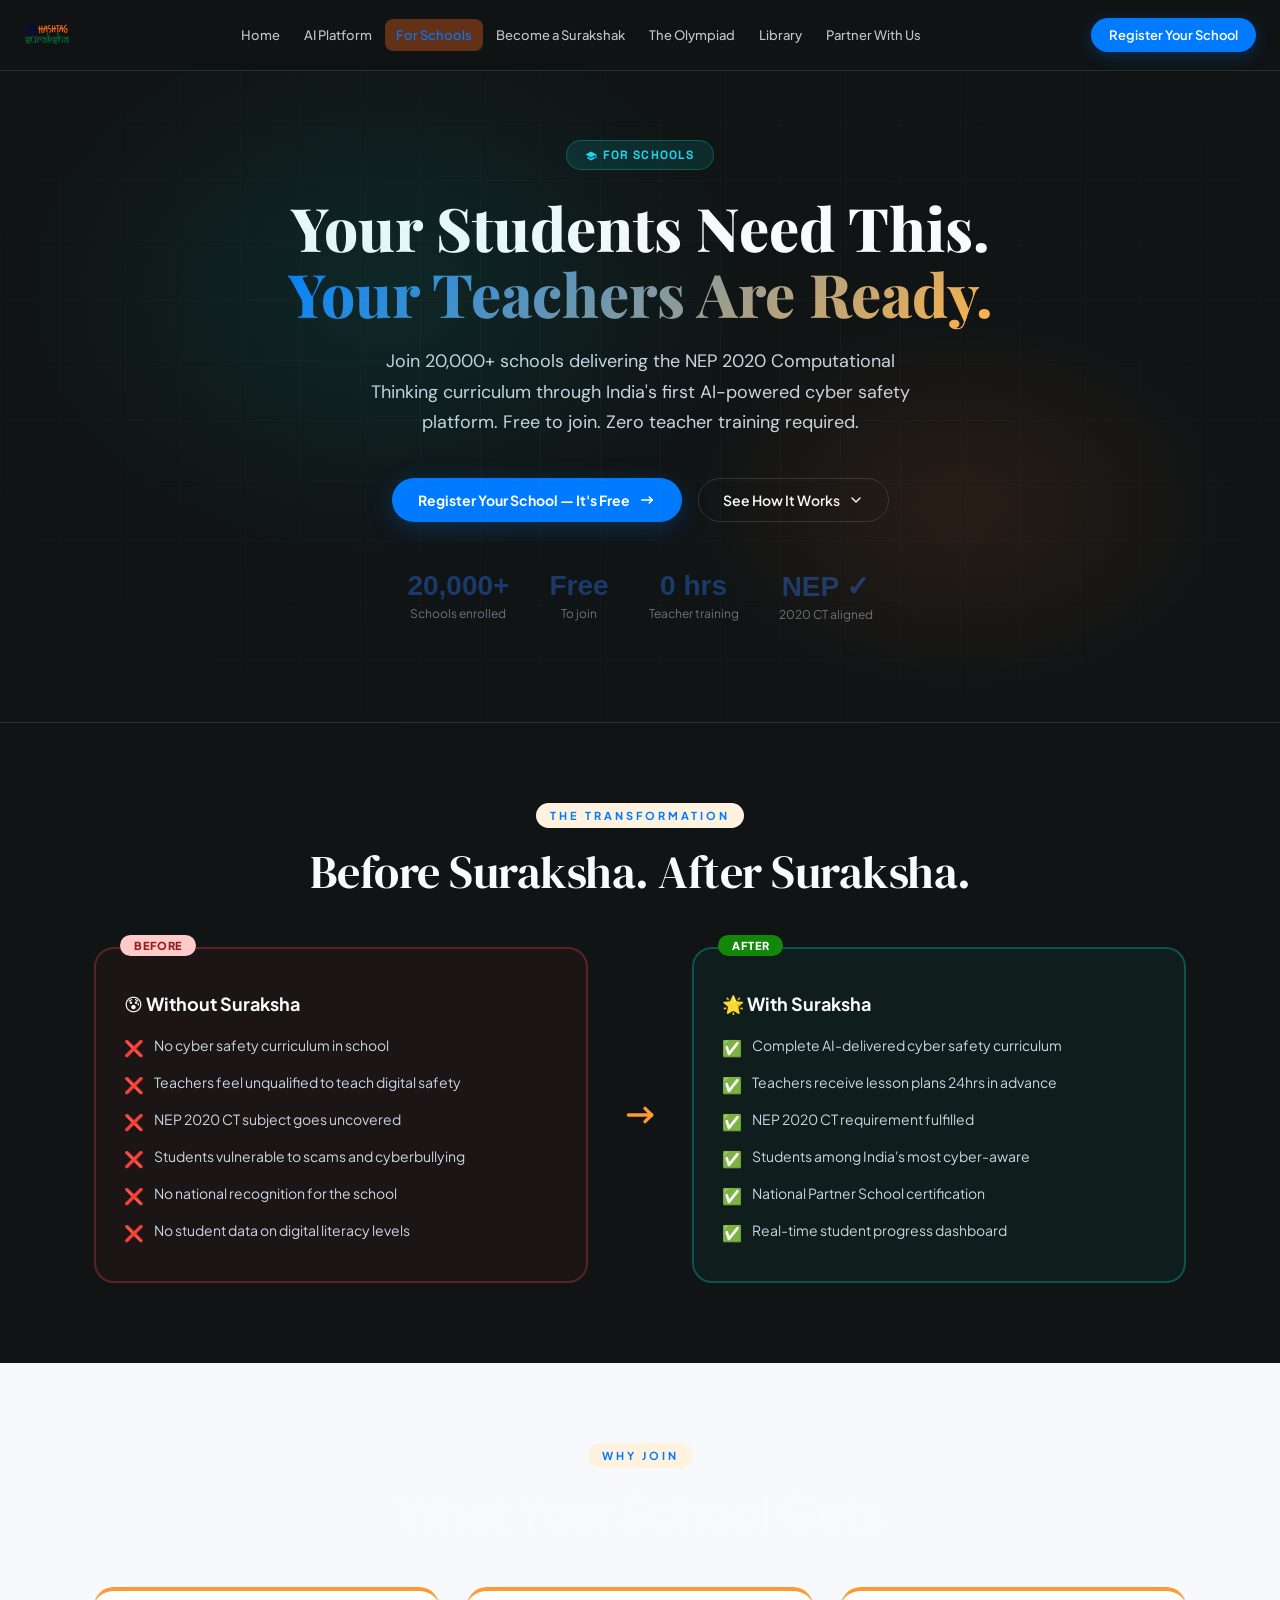
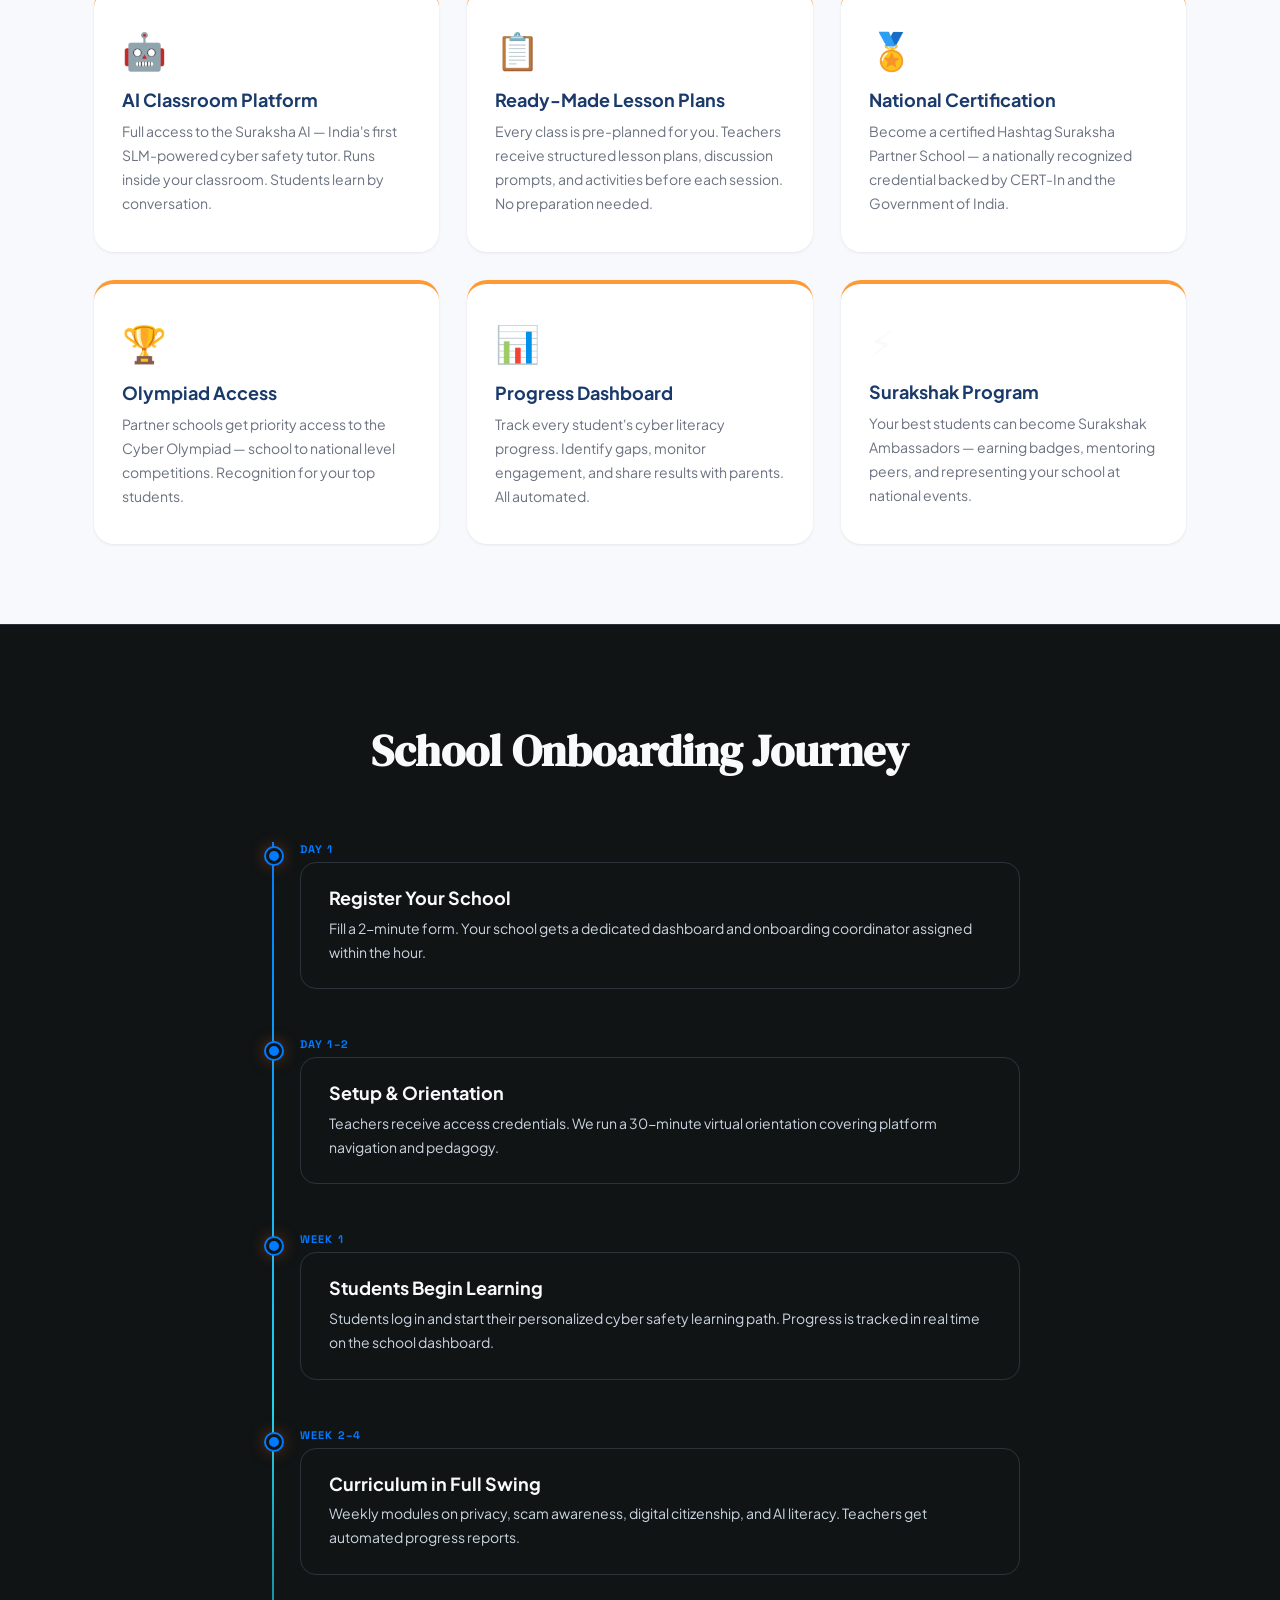
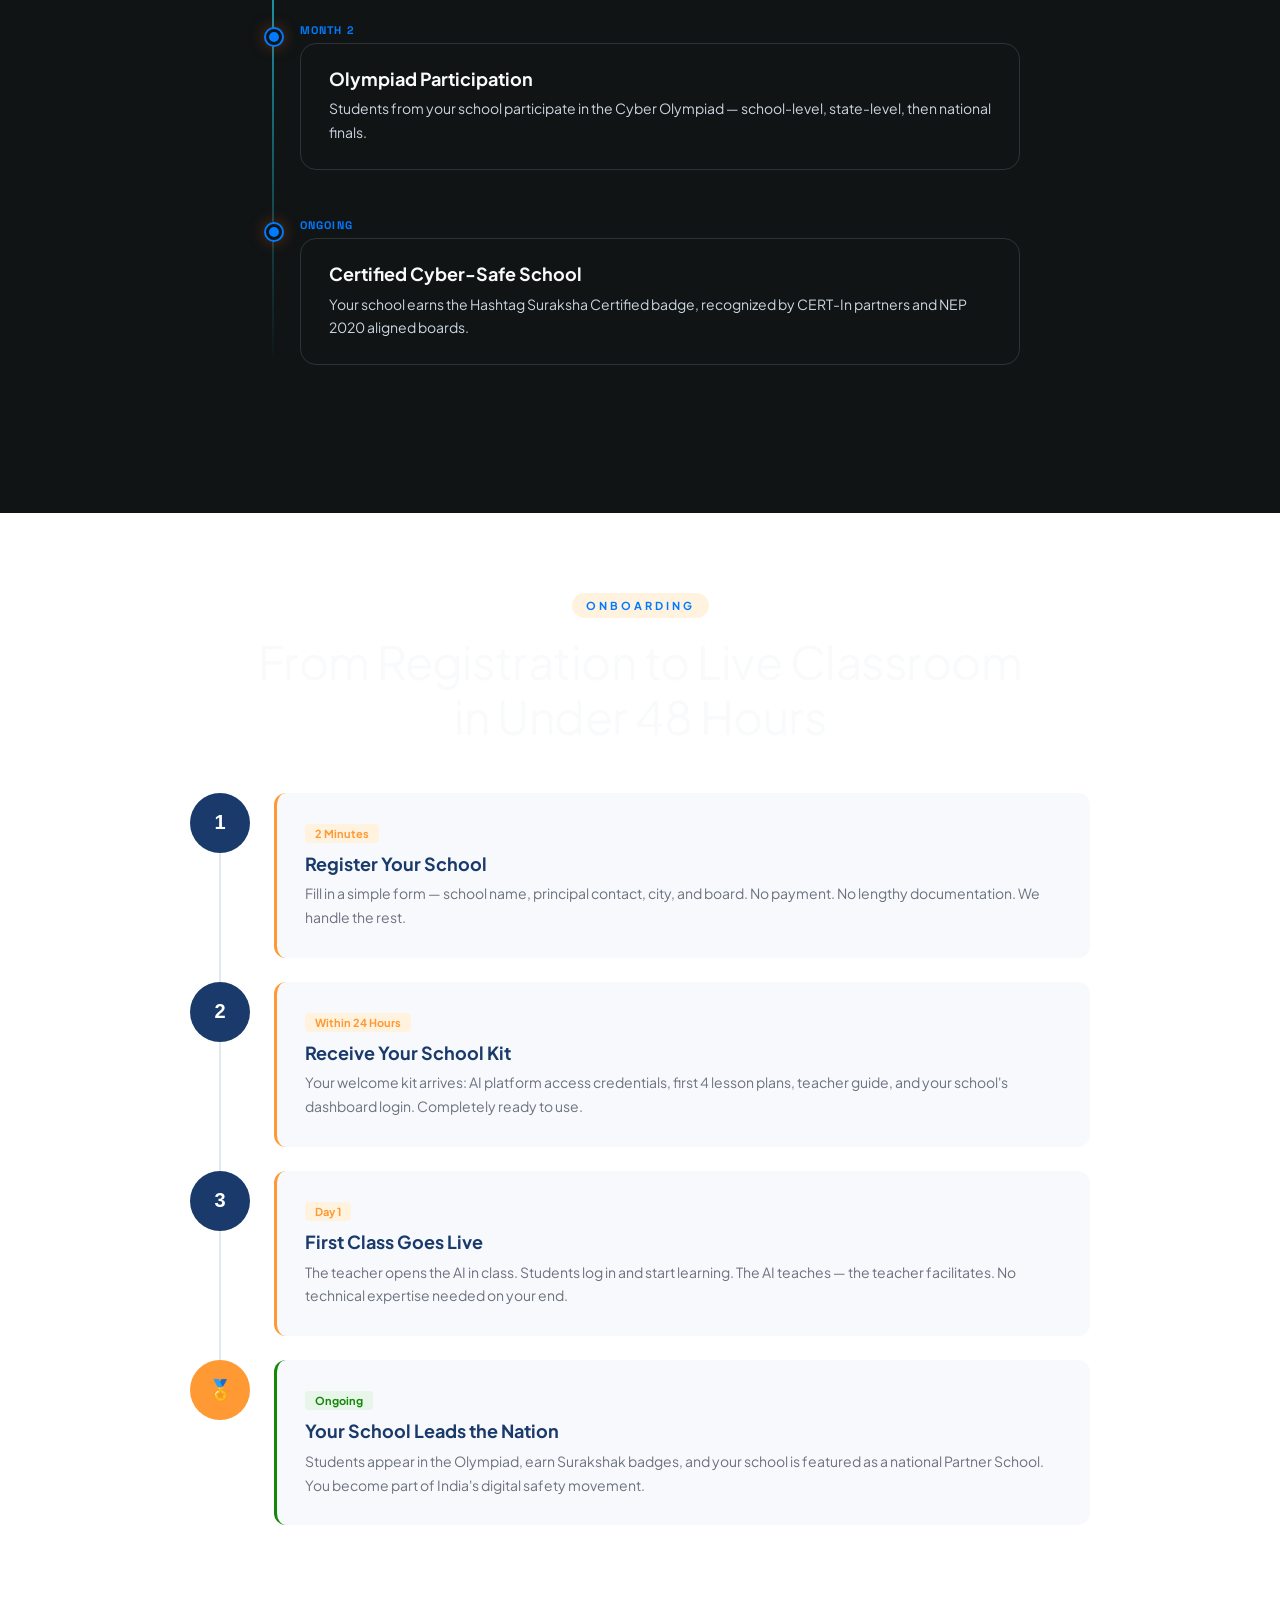
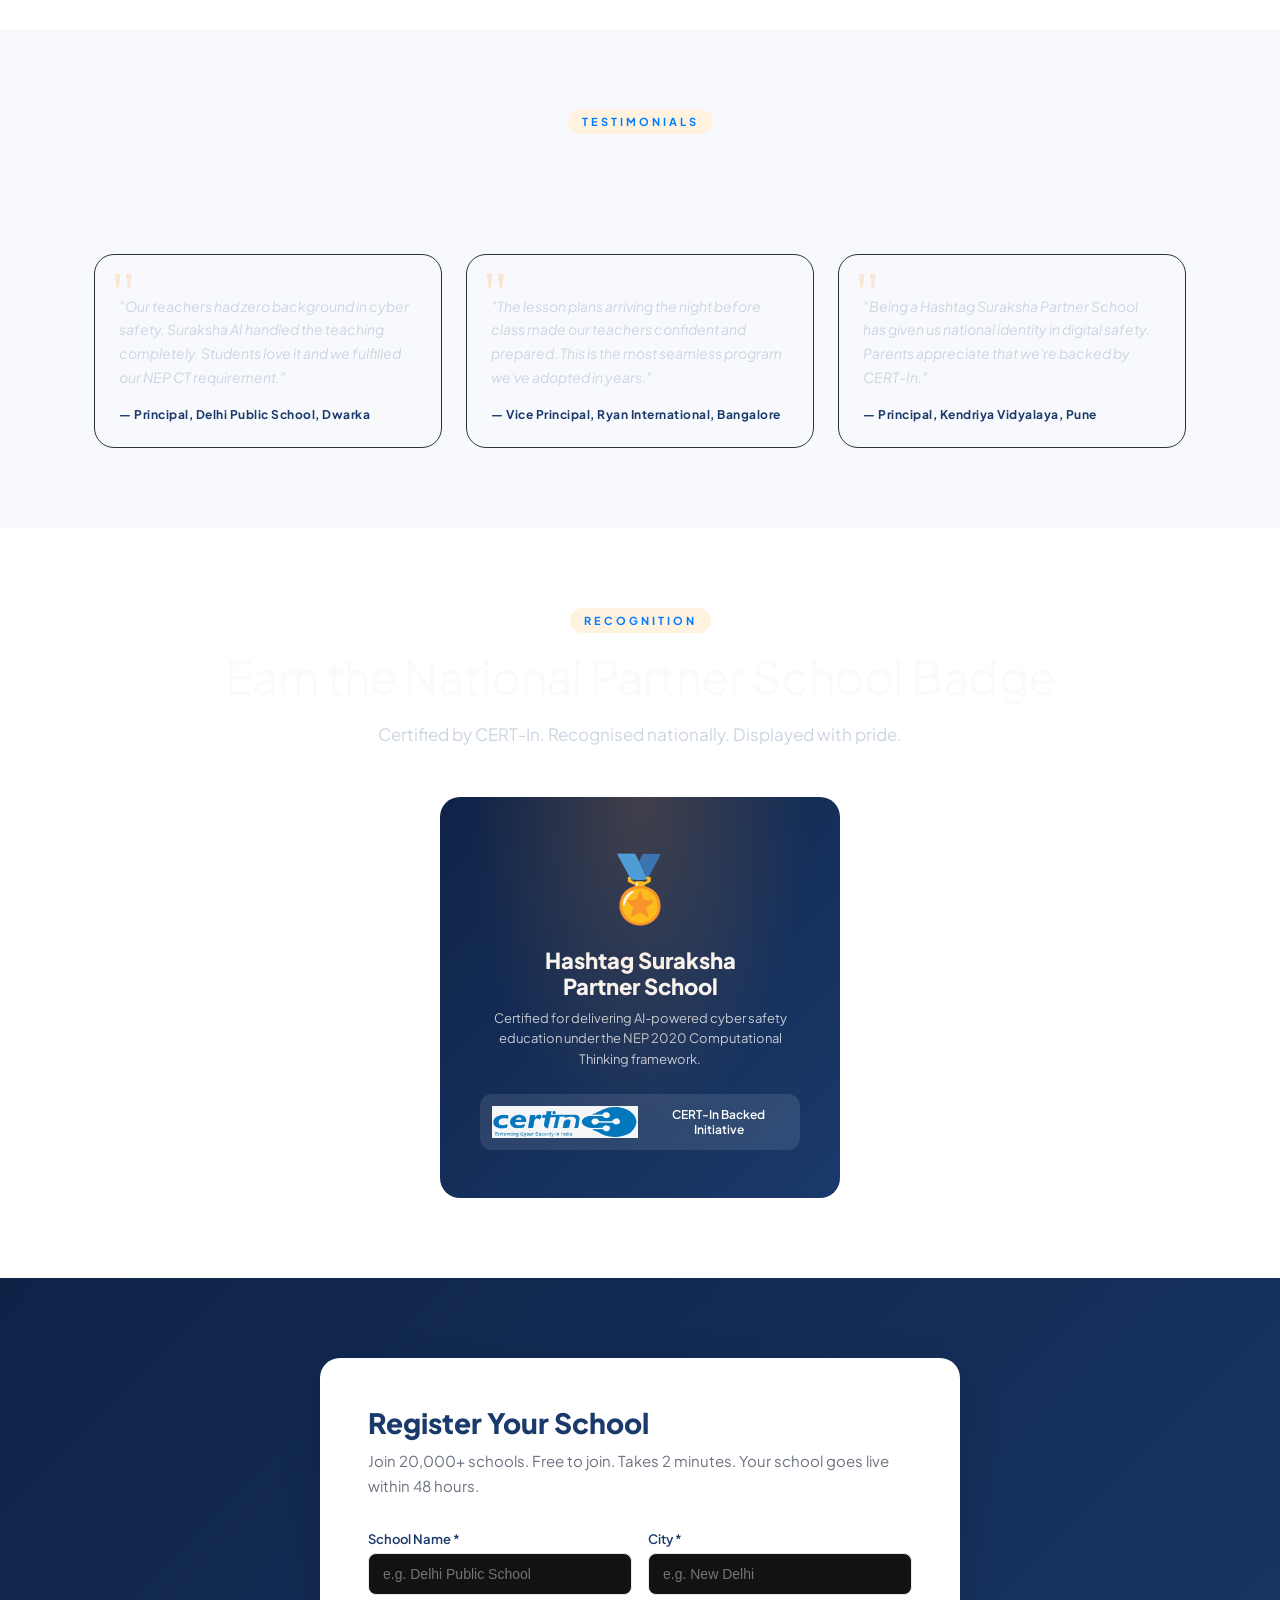
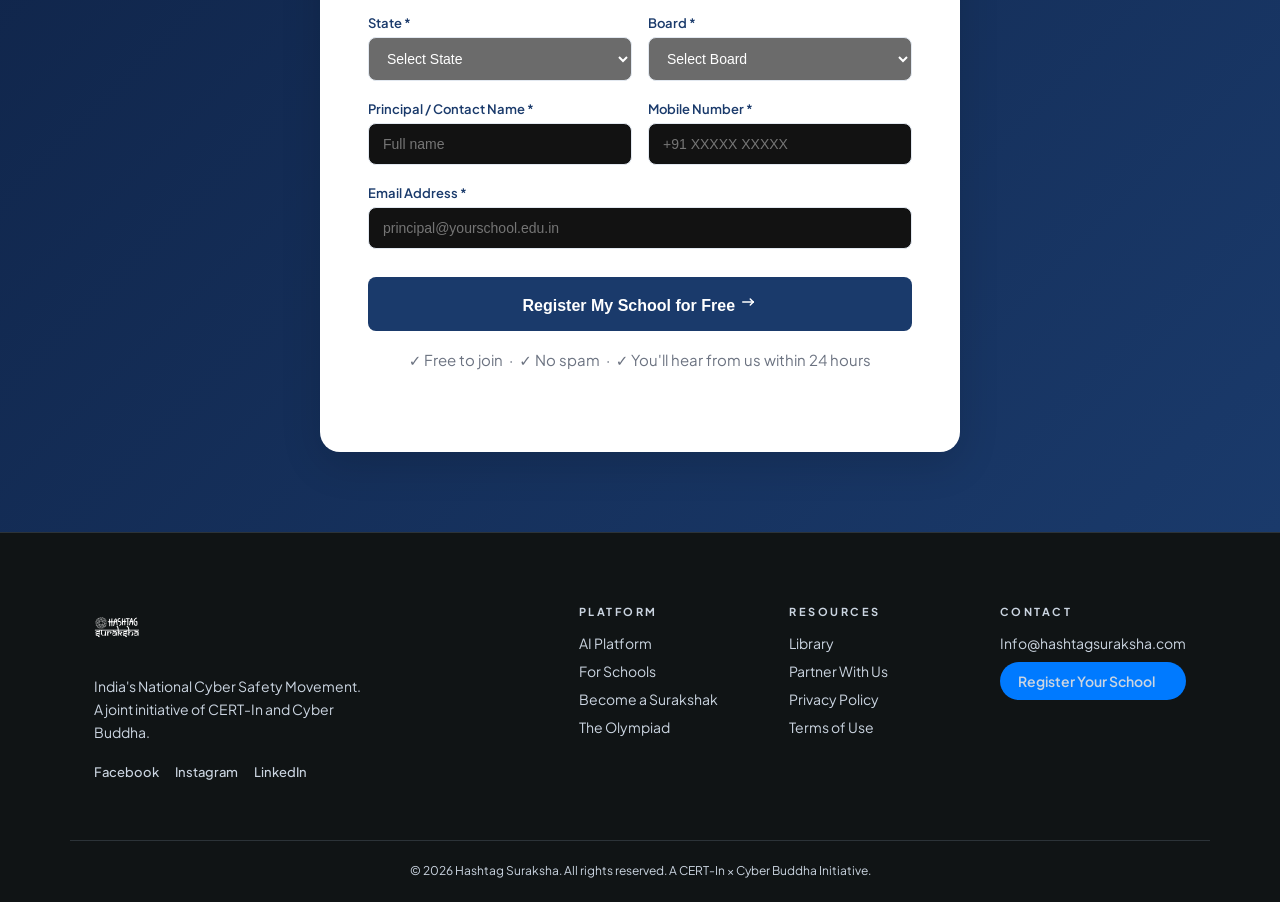
<file: schools.html>
<!DOCTYPE html>
<html lang="en" data-theme="dark">
<head>
  <meta charset="UTF-8" />
  <meta name="viewport" content="width=device-width, initial-scale=1.0" />
  <meta name="color-scheme" content="dark" />
  <script>
    document.documentElement.setAttribute('data-theme', 'dark');
    try {
      localStorage.setItem('hs-theme', 'dark');
      localStorage.removeItem('suraksha-theme');
    } catch (e) {}
  </script>
  <style id="darkThemePrepaint">
    html { background: #101415; color-scheme: dark; }
    body { background: #101415; color: #F8FAFC; }
  </style>
  <title>For Schools — Hashtag Suraksha</title>
  <link href="https://fonts.googleapis.com/css2?family=Playfair+Display:wght@700;800;900&family=DM+Serif+Display&family=DM+Sans:ital,wght@0,300;0,400;0,500;0,600;1,400&family=Space+Grotesk:wght@400;500;600;700&display=swap" rel="stylesheet" />
  <link rel="stylesheet" href="style.css" />
  <link rel="stylesheet" href="global.css" />
  <link rel="stylesheet" href="schools.css" />
  <style>
    .schools-hero {
      background: linear-gradient(135deg, #f8f9fc 0%, #e8f0fe 100%);
      padding: 140px 24px 80px;
      text-align: center;
    }
    .schools-hero-tag {
      display: inline-block;
      background: var(--green-light);
      color: var(--green);
      border: 1px solid rgba(19,136,8,0.2);
      border-radius: 999px;
      padding: 6px 18px;
      font-size: 12px;
      font-weight: 700;
      letter-spacing: 0.1em;
      text-transform: uppercase;
      margin-bottom: 24px;
    }
    .schools-hero h1 {
      font-family: 'Sora', sans-serif;
      font-size: clamp(36px, 6vw, 60px);
      font-weight: 800;
      color: var(--navy);
      line-height: 1.1;
      margin-bottom: 20px;
    }
    .schools-hero h1 span { color: var(--saffron); }
    .schools-hero p {
      font-size: 18px;
      color: var(--gray-500);
      max-width: 580px;
      margin: 0 auto 40px;
      line-height: 1.7;
    }

    /* ── TRANSFORMATION VISUAL ── */
    .transform-section { padding: 80px 24px; background: white; }
    .transform-grid {
      max-width: 1100px;
      margin: 48px auto 0;
      display: grid;
      grid-template-columns: 1fr auto 1fr;
      gap: 32px;
      align-items: center;
    }
    .transform-card {
      border-radius: var(--radius-lg);
      padding: 36px 28px;
      position: relative;
    }
    .transform-card.before {
      background: #fff5f5;
      border: 2px solid #fecaca;
    }
    .transform-card.after {
      background: var(--green-light);
      border: 2px solid rgba(19,136,8,0.25);
    }
    .transform-label {
      position: absolute;
      top: -14px; left: 24px;
      border-radius: 999px;
      padding: 4px 14px;
      font-size: 11px;
      font-weight: 800;
      letter-spacing: 0.08em;
      text-transform: uppercase;
    }
    .transform-card.before .transform-label { background: #fecaca; color: #991b1b; }
    .transform-card.after .transform-label { background: var(--green); color: white; }
    .transform-card h3 {
      font-family: 'Sora', sans-serif;
      font-size: 18px;
      font-weight: 700;
      margin-bottom: 20px;
      margin-top: 8px;
    }
    .transform-card.before h3 { color: #991b1b; }
    .transform-card.after h3 { color: var(--green); }
    .transform-list { list-style: none; display: flex; flex-direction: column; gap: 12px; }
    .transform-list li {
      display: flex; align-items: flex-start; gap: 10px;
      font-size: 14px; line-height: 1.5; color: var(--gray-700);
    }
    .transform-list li .icon { font-size: 16px; flex-shrink: 0; margin-top: 1px; }
    .transform-arrow {
      width: 40px;
      height: 40px;
      margin: 0 auto;
      color: var(--saffron);
      text-align: center;
    }

    /* ── WHY JOIN ── */
    .why-section { padding: 80px 24px; background: var(--off-white); }
    .why-grid {
      max-width: 1100px;
      margin: 48px auto 0;
      display: grid;
      grid-template-columns: repeat(3, 1fr);
      gap: 28px;
    }
    .why-card {
      background: white;
      border-radius: var(--radius-lg);
      padding: 36px 28px;
      box-shadow: var(--shadow-sm);
      border-top: 4px solid var(--saffron);
    }
    .why-icon { font-size: 36px; margin-bottom: 16px; }
    .why-card h3 { font-family: 'Sora', sans-serif; font-size: 18px; font-weight: 700; color: var(--navy); margin-bottom: 10px; }
    .why-card p { font-size: 14px; color: var(--gray-500); line-height: 1.7; }

    /* ── ONBOARDING STEPS ── */
    .steps-section { padding: 80px 24px; background: white; }
    .steps-visual {
      max-width: 900px;
      margin: 48px auto 0;
      display: flex;
      flex-direction: column;
      gap: 0;
    }
    .step-row {
      display: grid;
      grid-template-columns: 60px 1fr;
      gap: 24px;
      position: relative;
    }
    .step-row:not(:last-child) .step-line {
      position: absolute;
      left: 29px;
      top: 60px;
      bottom: 0;
      width: 2px;
      background: var(--gray-200);
    }
    .step-circle {
      width: 60px; height: 60px;
      border-radius: 50%;
      background: var(--navy);
      color: white;
      display: flex; align-items: center; justify-content: center;
      font-family: 'Sora', sans-serif;
      font-size: 20px;
      font-weight: 800;
      flex-shrink: 0;
      position: relative;
      z-index: 1;
    }
    .step-content {
      background: var(--off-white);
      border-radius: var(--radius);
      padding: 28px;
      margin-bottom: 24px;
      border-left: 3px solid var(--saffron);
    }
    .step-content h3 { font-family: 'Sora', sans-serif; font-size: 18px; font-weight: 700; color: var(--navy); margin-bottom: 8px; }
    .step-content p { font-size: 14px; color: var(--gray-500); line-height: 1.7; }
    .step-badge {
      display: inline-block;
      background: var(--saffron-light);
      color: var(--saffron);
      border-radius: 4px;
      padding: 3px 10px;
      font-size: 11px;
      font-weight: 700;
      margin-bottom: 10px;
    }

    /* ── FORM ── */
    .register-section {
      padding: 80px 24px;
      background: linear-gradient(135deg, var(--navy-dark), var(--navy));
    }
    .register-box {
      max-width: 640px;
      margin: 0 auto;
      background: white;
      border-radius: var(--radius-lg);
      padding: 48px;
      box-shadow: var(--shadow-lg);
    }
    .register-box h2 {
      font-family: 'Sora', sans-serif;
      font-size: 28px;
      font-weight: 800;
      color: var(--navy);
      margin-bottom: 8px;
    }
    .register-box p { color: var(--gray-500); font-size: 15px; margin-bottom: 32px; }
    .form-row { display: grid; grid-template-columns: 1fr 1fr; gap: 16px; }
    .form-group { margin-bottom: 20px; }
    .form-group label {
      display: block;
      font-size: 13px;
      font-weight: 600;
      color: var(--navy);
      margin-bottom: 6px;
    }
    .form-group input, .form-group select {
      width: 100%;
      border: 1.5px solid var(--gray-200);
      border-radius: 8px;
      padding: 12px 14px;
      font-size: 14px;
      font-family: 'Inter', sans-serif;
      outline: none;
      transition: border-color 0.2s;
    }
    .form-group input:focus, .form-group select:focus { border-color: var(--navy); }
    .form-submit {
      width: 100%;
      padding: 16px;
      background: var(--navy);
      color: white;
      border: none;
      border-radius: 8px;
      font-family: 'Sora', sans-serif;
      font-size: 16px;
      font-weight: 700;
      cursor: pointer;
      transition: background 0.2s;
      margin-top: 8px;
    }
    .form-submit:hover { background: var(--navy-dark); }
    .form-note { font-size: 12px; color: var(--gray-500); text-align: center; margin-top: 16px; }

    /* ── TESTIMONIALS ── */
    .school-testimonials { padding: 80px 24px; background: var(--off-white); }
    .testimonials-grid {
      max-width: 1100px;
      margin: 48px auto 0;
      display: grid;
      grid-template-columns: repeat(3, 1fr);
      gap: 24px;
    }

    /* ── CERTIFICATION ── */
    .cert-section { padding: 80px 24px; background: white; text-align: center; }
    .cert-badge-display {
      max-width: 400px;
      margin: 48px auto 0;
      background: linear-gradient(135deg, var(--navy-dark), var(--navy));
      border-radius: var(--radius-lg);
      padding: 48px 40px;
      text-align: center;
      color: white;
      position: relative;
      overflow: hidden;
    }
    .cert-badge-display::before {
      content: '';
      position: absolute;
      inset: 0;
      background: radial-gradient(ellipse at 50% 0%, rgba(255,153,51,0.2) 0%, transparent 60%);
    }
    .cert-badge-display .cert-badge-icon { font-size: 64px; margin-bottom: 20px; }
    .cert-badge-display h3 { font-family: 'Sora', sans-serif; font-size: 22px; font-weight: 800; margin-bottom: 8px; }
    .cert-badge-display p { font-size: 13px; color: rgba(255,255,255,0.75); line-height: 1.6; }
    .cert-seal {
      display: flex; align-items: center; gap: 12px; justify-content: center;
      margin-top: 24px;
      background: rgba(255,255,255,0.1);
      border-radius: var(--radius);
      padding: 12px;
    }
    .cert-seal img { height: 32px; width: auto; }
    .cert-seal span { font-size: 12px; font-weight: 600; }

    @media (max-width: 900px) {
      .transform-grid { grid-template-columns: 1fr; }
      .transform-arrow { transform: rotate(90deg); }
      .why-grid, .testimonials-grid { grid-template-columns: 1fr; }
      .form-row { grid-template-columns: 1fr; }
    }
  </style>
</head>
<body>
  <div id="cursorGlow" class="cursor-glow"></div>

  <!-- NAV -->
  <nav class="nav" id="navbar">
    <div class="nav-inner">
      <a href="index.html" class="nav-logo">
        <img src="assets/logo-suraksha.svg" alt="#Suraksha" class="nav-logo-img" />
      </a>
      <ul class="nav-links">
        <li><a href="index.html">Home</a></li>
        <li><a href="platform.html">AI Platform</a></li>
        <li><a href="schools.html" class="active">For Schools</a></li>
        <li><a href="surakshak.html">Become a Surakshak</a></li>
        <li><a href="olympiad.html">The Olympiad</a></li>
        <li><a href="resources.html">Library</a></li>
        <li><a href="partner.html">Partner With Us</a></li>
      </ul>
      <a href="#register" class="nav-cta">Register Your School</a>
      <button class="hamburger" id="hamburger">&#9776;</button>
    </div>
    <div class="mobile-menu" id="mobileMenu">
      <a href="index.html">Home</a>
      <a href="platform.html">AI Platform</a>
      <a href="schools.html">For Schools</a>
      <a href="surakshak.html">Become a Surakshak</a>
      <a href="olympiad.html">The Olympiad</a>
      <a href="resources.html">Library</a>
      <a href="partner.html">Partner With Us</a>
      <a href="#register" class="mobile-cta">Register Your School</a>
    </div>
  </nav>

  <!-- HERO -->
  <section class="schools-hero">
    <span class="schools-hero-tag"><svg width="12" height="12" viewBox="0 0 24 24" fill="currentColor" style="margin-right:6px;vertical-align:middle"><path d="M12 3L1 9l11 6 9-4.91V17h2V9L12 3zM5 13.18v4L12 21l7-3.82v-4L12 17l-7-3.82z"/></svg>For Schools</span>
    <h1>Your Students Need This.<br /><span>Your Teachers Are Ready.</span></h1>
    <p>Join 20,000+ schools delivering the NEP 2020 Computational Thinking curriculum through India's first AI-powered cyber safety platform. Free to join. Zero teacher training required.</p>
    <div style="display:flex;gap:16px;justify-content:center;flex-wrap:wrap">
      <a href="#register" class="btn-primary">Register Your School — It's Free <span class="icon-arrow-right" aria-hidden="true"></span></a>
      <a href="#how" class="btn-outline">See How It Works <span class="icon-arrow-down" aria-hidden="true"></span></a>
    </div>
    <div style="display:flex;gap:40px;justify-content:center;margin-top:48px;flex-wrap:wrap">
      <div style="text-align:center">
        <div style="font-size:28px;font-weight:800;color:var(--navy);font-family:'Sora',sans-serif">20,000+</div>
        <div style="font-size:12px;color:var(--gray-500);margin-top:4px">Schools enrolled</div>
      </div>
      <div style="text-align:center">
        <div style="font-size:28px;font-weight:800;color:var(--navy);font-family:'Sora',sans-serif">Free</div>
        <div style="font-size:12px;color:var(--gray-500);margin-top:4px">To join</div>
      </div>
      <div style="text-align:center">
        <div style="font-size:28px;font-weight:800;color:var(--navy);font-family:'Sora',sans-serif">0 hrs</div>
        <div style="font-size:12px;color:var(--gray-500);margin-top:4px">Teacher training</div>
      </div>
      <div style="text-align:center">
        <div style="font-size:28px;font-weight:800;color:var(--navy);font-family:'Sora',sans-serif">NEP ✓</div>
        <div style="font-size:12px;color:var(--gray-500);margin-top:4px">2020 CT aligned</div>
      </div>
    </div>
  </section>

  <!-- BEFORE / AFTER TRANSFORMATION -->
  <section class="transform-section">
    <div class="container">
      <span class="section-tag center">The Transformation</span>
      <h2 class="section-title center">Before Suraksha. After Suraksha.</h2>
      <div class="transform-grid">
        <div class="transform-card before">
          <span class="transform-label">Before</span>
          <h3>😰 Without Suraksha</h3>
          <ul class="transform-list">
            <li><span class="icon">❌</span> No cyber safety curriculum in school</li>
            <li><span class="icon">❌</span> Teachers feel unqualified to teach digital safety</li>
            <li><span class="icon">❌</span> NEP 2020 CT subject goes uncovered</li>
            <li><span class="icon">❌</span> Students vulnerable to scams and cyberbullying</li>
            <li><span class="icon">❌</span> No national recognition for the school</li>
            <li><span class="icon">❌</span> No student data on digital literacy levels</li>
          </ul>
        </div>
        <div class="transform-arrow"></div>
        <div class="transform-card after">
          <span class="transform-label">After</span>
          <h3>🌟 With Suraksha</h3>
          <ul class="transform-list">
            <li><span class="icon">✅</span> Complete AI-delivered cyber safety curriculum</li>
            <li><span class="icon">✅</span> Teachers receive lesson plans 24hrs in advance</li>
            <li><span class="icon">✅</span> NEP 2020 CT requirement fulfilled</li>
            <li><span class="icon">✅</span> Students among India's most cyber-aware</li>
            <li><span class="icon">✅</span> National Partner School certification</li>
            <li><span class="icon">✅</span> Real-time student progress dashboard</li>
          </ul>
        </div>
      </div>
    </div>
  </section>

  <!-- WHY JOIN -->
  <section class="why-section">
    <div class="container">
      <span class="section-tag center">Why Join</span>
      <h2 class="section-title center">What Your School Gets</h2>
      <div class="why-grid">
        <div class="why-card">
          <div class="why-icon">🤖</div>
          <h3>AI Classroom Platform</h3>
          <p>Full access to the Suraksha AI — India's first SLM-powered cyber safety tutor. Runs inside your classroom. Students learn by conversation.</p>
        </div>
        <div class="why-card">
          <div class="why-icon">📋</div>
          <h3>Ready-Made Lesson Plans</h3>
          <p>Every class is pre-planned for you. Teachers receive structured lesson plans, discussion prompts, and activities before each session. No preparation needed.</p>
        </div>
        <div class="why-card">
          <div class="why-icon">🏅</div>
          <h3>National Certification</h3>
          <p>Become a certified Hashtag Suraksha Partner School — a nationally recognized credential backed by CERT-In and the Government of India.</p>
        </div>
        <div class="why-card">
          <div class="why-icon">🏆</div>
          <h3>Olympiad Access</h3>
          <p>Partner schools get priority access to the Cyber Olympiad — school to national level competitions. Recognition for your top students.</p>
        </div>
        <div class="why-card">
          <div class="why-icon">📊</div>
          <h3>Progress Dashboard</h3>
          <p>Track every student's cyber literacy progress. Identify gaps, monitor engagement, and share results with parents. All automated.</p>
        </div>
        <div class="why-card">
          <div class="why-icon">⚡</div>
          <h3>Surakshak Program</h3>
          <p>Your best students can become Surakshak Ambassadors — earning badges, mentoring peers, and representing your school at national events.</p>
        </div>
      </div>
    </div>
  </section>

  <!-- ANIMATED ONBOARDING TIMELINE -->
  <section class="timeline-section">
    <div class="container">
      <h2>School Onboarding Journey</h2>
      <div class="timeline">
        <div class="timeline-item">
          <div class="timeline-dot"></div>
          <div class="timeline-week">Day 1</div>
          <div class="timeline-card">
            <h4>Register Your School</h4>
            <p>Fill a 2-minute form. Your school gets a dedicated dashboard and onboarding coordinator assigned within the hour.</p>
          </div>
        </div>
        <div class="timeline-item">
          <div class="timeline-dot"></div>
          <div class="timeline-week">Day 1–2</div>
          <div class="timeline-card">
            <h4>Setup & Orientation</h4>
            <p>Teachers receive access credentials. We run a 30-minute virtual orientation covering platform navigation and pedagogy.</p>
          </div>
        </div>
        <div class="timeline-item">
          <div class="timeline-dot"></div>
          <div class="timeline-week">Week 1</div>
          <div class="timeline-card">
            <h4>Students Begin Learning</h4>
            <p>Students log in and start their personalized cyber safety learning path. Progress is tracked in real time on the school dashboard.</p>
          </div>
        </div>
        <div class="timeline-item">
          <div class="timeline-dot"></div>
          <div class="timeline-week">Week 2–4</div>
          <div class="timeline-card">
            <h4>Curriculum in Full Swing</h4>
            <p>Weekly modules on privacy, scam awareness, digital citizenship, and AI literacy. Teachers get automated progress reports.</p>
          </div>
        </div>
        <div class="timeline-item">
          <div class="timeline-dot"></div>
          <div class="timeline-week">Month 2</div>
          <div class="timeline-card">
            <h4>Olympiad Participation</h4>
            <p>Students from your school participate in the Cyber Olympiad — school-level, state-level, then national finals.</p>
          </div>
        </div>
        <div class="timeline-item">
          <div class="timeline-dot"></div>
          <div class="timeline-week">Ongoing</div>
          <div class="timeline-card">
            <h4>Certified Cyber-Safe School</h4>
            <p>Your school earns the Hashtag Suraksha Certified badge, recognized by CERT-In partners and NEP 2020 aligned boards.</p>
          </div>
        </div>
      </div>
    </div>
  </section>

  <!-- HOW IT WORKS -->
  <section class="steps-section" id="how">
    <div class="container">
      <span class="section-tag center">Onboarding</span>
      <h2 class="section-title center">From Registration to Live Classroom<br />in Under 48 Hours</h2>
      <div class="steps-visual">
        <div class="step-row">
          <div class="step-line"></div>
          <div class="step-circle">1</div>
          <div class="step-content">
            <span class="step-badge">2 Minutes</span>
            <h3>Register Your School</h3>
            <p>Fill in a simple form — school name, principal contact, city, and board. No payment. No lengthy documentation. We handle the rest.</p>
          </div>
        </div>
        <div class="step-row">
          <div class="step-line"></div>
          <div class="step-circle">2</div>
          <div class="step-content">
            <span class="step-badge">Within 24 Hours</span>
            <h3>Receive Your School Kit</h3>
            <p>Your welcome kit arrives: AI platform access credentials, first 4 lesson plans, teacher guide, and your school's dashboard login. Completely ready to use.</p>
          </div>
        </div>
        <div class="step-row">
          <div class="step-line"></div>
          <div class="step-circle">3</div>
          <div class="step-content">
            <span class="step-badge">Day 1</span>
            <h3>First Class Goes Live</h3>
            <p>The teacher opens the AI in class. Students log in and start learning. The AI teaches — the teacher facilitates. No technical expertise needed on your end.</p>
          </div>
        </div>
        <div class="step-row">
          <div class="step-circle" style="background:var(--saffron)">🏅</div>
          <div class="step-content" style="border-left-color:var(--green)">
            <span class="step-badge" style="background:var(--green-light);color:var(--green)">Ongoing</span>
            <h3>Your School Leads the Nation</h3>
            <p>Students appear in the Olympiad, earn Surakshak badges, and your school is featured as a national Partner School. You become part of India's digital safety movement.</p>
          </div>
        </div>
      </div>
    </div>
  </section>

  <!-- TESTIMONIALS -->
  <section class="school-testimonials">
    <div class="container">
      <span class="section-tag center">Testimonials</span>
      <h2 class="section-title center">What Schools Are Saying</h2>
      <div class="testimonials-grid">
        <div class="testimonial-card">
          <p>"Our teachers had zero background in cyber safety. Suraksha AI handled the teaching completely. Students love it and we fulfilled our NEP CT requirement."</p>
          <cite>— Principal, Delhi Public School, Dwarka</cite>
        </div>
        <div class="testimonial-card">
          <p>"The lesson plans arriving the night before class made our teachers confident and prepared. This is the most seamless program we've adopted in years."</p>
          <cite>— Vice Principal, Ryan International, Bangalore</cite>
        </div>
        <div class="testimonial-card">
          <p>"Being a Hashtag Suraksha Partner School has given us national identity in digital safety. Parents appreciate that we're backed by CERT-In."</p>
          <cite>— Principal, Kendriya Vidyalaya, Pune</cite>
        </div>
      </div>
    </div>
  </section>

  <!-- CERTIFICATION -->
  <section class="cert-section">
    <span class="section-tag center">Recognition</span>
    <h2 class="section-title center">Earn the National Partner School Badge</h2>
    <p class="section-sub center">Certified by CERT-In. Recognised nationally. Displayed with pride.</p>
    <div class="cert-badge-display">
      <div class="cert-badge-icon">🏅</div>
      <h3>Hashtag Suraksha<br/>Partner School</h3>
      <p>Certified for delivering AI-powered cyber safety education under the NEP 2020 Computational Thinking framework.</p>
      <div class="cert-seal">
        <img src="assets/certin.svg" alt="CERT-In" />
        <span>CERT-In Backed Initiative</span>
      </div>
    </div>
  </section>

  <!-- REGISTRATION FORM -->
  <section class="register-section" id="register">
    <div class="register-box">
      <h2>Register Your School</h2>
      <p>Join 20,000+ schools. Free to join. Takes 2 minutes. Your school goes live within 48 hours.</p>
      <div class="form-row">
        <div class="form-group">
          <label>School Name *</label>
          <input type="text" placeholder="e.g. Delhi Public School" />
        </div>
        <div class="form-group">
          <label>City *</label>
          <input type="text" placeholder="e.g. New Delhi" />
        </div>
      </div>
      <div class="form-row">
        <div class="form-group">
          <label>State *</label>
          <select>
            <option value="">Select State</option>
            <option>Andhra Pradesh</option><option>Assam</option><option>Bihar</option>
            <option>Delhi</option><option>Gujarat</option><option>Haryana</option>
            <option>Karnataka</option><option>Kerala</option><option>Madhya Pradesh</option>
            <option>Maharashtra</option><option>Punjab</option><option>Rajasthan</option>
            <option>Tamil Nadu</option><option>Telangana</option><option>Uttar Pradesh</option>
            <option>West Bengal</option><option>Other</option>
          </select>
        </div>
        <div class="form-group">
          <label>Board *</label>
          <select>
            <option value="">Select Board</option>
            <option>CBSE</option><option>ICSE</option><option>State Board</option>
            <option>IB</option><option>IGCSE</option><option>Other</option>
          </select>
        </div>
      </div>
      <div class="form-row">
        <div class="form-group">
          <label>Principal / Contact Name *</label>
          <input type="text" placeholder="Full name" />
        </div>
        <div class="form-group">
          <label>Mobile Number *</label>
          <input type="tel" placeholder="+91 XXXXX XXXXX" />
        </div>
      </div>
      <div class="form-group">
        <label>Email Address *</label>
        <input type="email" placeholder="principal@yourschool.edu.in" />
      </div>
      <button class="form-submit" onclick="submitForm()">Register My School for Free <span class="icon-arrow-right" aria-hidden="true"></span></button>
      <p class="form-note">✓ Free to join &nbsp;·&nbsp; ✓ No spam &nbsp;·&nbsp; ✓ You'll hear from us within 24 hours</p>
    </div>
  </section>

  <!-- FOOTER -->
  <footer class="footer">
    <div class="footer-inner">
      <div class="footer-brand">
        <a href="index.html" class="nav-logo footer-logo">
          <img src="assets/logo-suraksha.svg" alt="#Suraksha" class="nav-logo-img footer-logo-img" />
        </a>
        <p>India's National Cyber Safety Movement.<br />A joint initiative of CERT-In and Cyber Buddha.</p>
        <div class="footer-socials">
          <a href="https://www.facebook.com/hashtagsuraksha" target="_blank">Facebook</a>
          <a href="https://www.instagram.com/hashtag.suraksha" target="_blank">Instagram</a>
          <a href="https://www.linkedIn.com/company/hashtag-suraksha" target="_blank">LinkedIn</a>
        </div>
      </div>
      <div class="footer-links">
        <div class="footer-col">
          <h4>Platform</h4>
          <a href="platform.html">AI Platform</a>
          <a href="schools.html">For Schools</a>
          <a href="surakshak.html">Become a Surakshak</a>
          <a href="olympiad.html">The Olympiad</a>
        </div>
        <div class="footer-col">
          <h4>Resources</h4>
          <a href="resources.html">Library</a>
          <a href="partner.html">Partner With Us</a>
          <a href="https://hashtagsuraksha.com/privacy-policy">Privacy Policy</a>
          <a href="https://hashtagsuraksha.com/terms-of-use">Terms of Use</a>
        </div>
        <div class="footer-col">
          <h4>Contact</h4>
          <a href="mailto:Info@hashtagsuraksha.com">Info@hashtagsuraksha.com</a>
          <a href="#register" class="footer-cta">Register Your School</a>
        </div>
      </div>
    </div>
    <div class="footer-bottom">
      <p>© 2026 Hashtag Suraksha. All rights reserved. A CERT-In × Cyber Buddha Initiative.</p>
    </div>
  </footer>

  <script src="main.js"></script>
  <script>
    function submitForm() {
      alert('Thank you! We\'ll contact you within 24 hours to get your school live on the Suraksha AI platform.\n\nFor immediate assistance: Info@hashtagsuraksha.com');
    }
  </script>
</body>
</html>
</file>
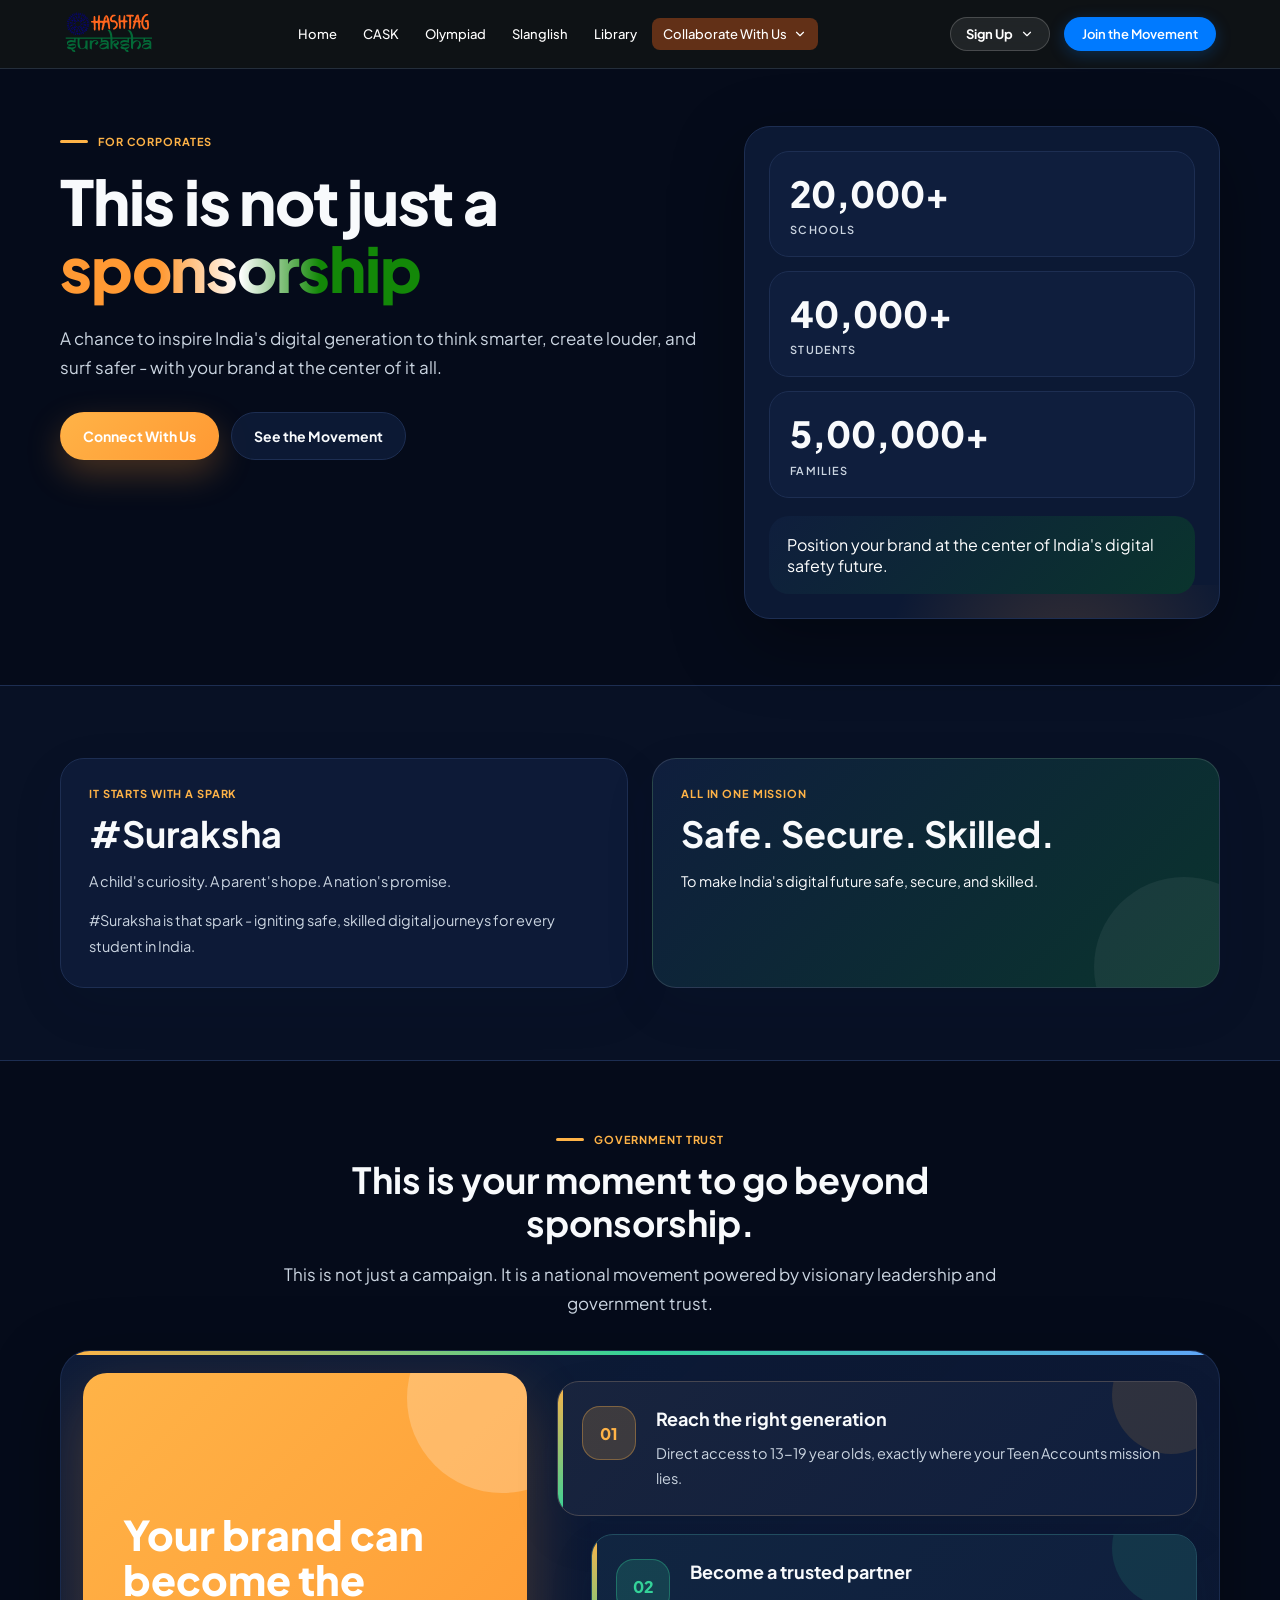
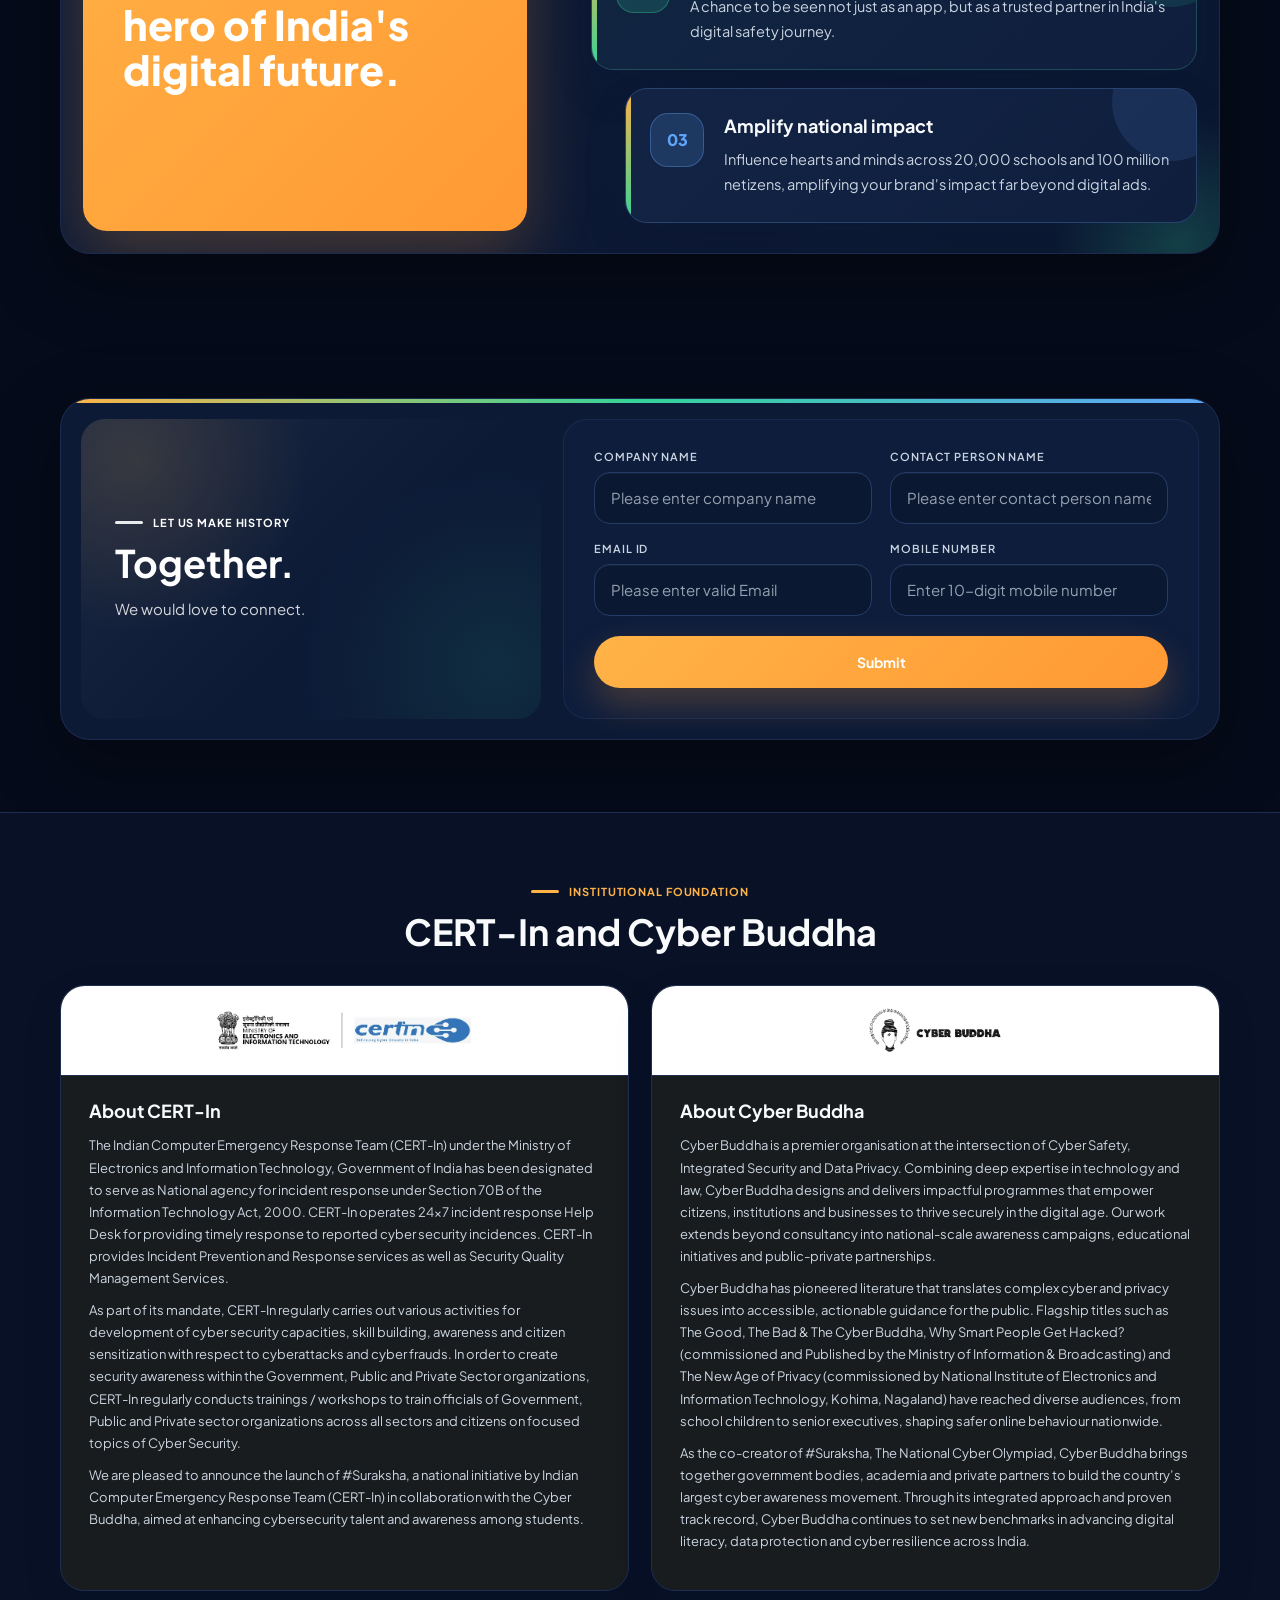
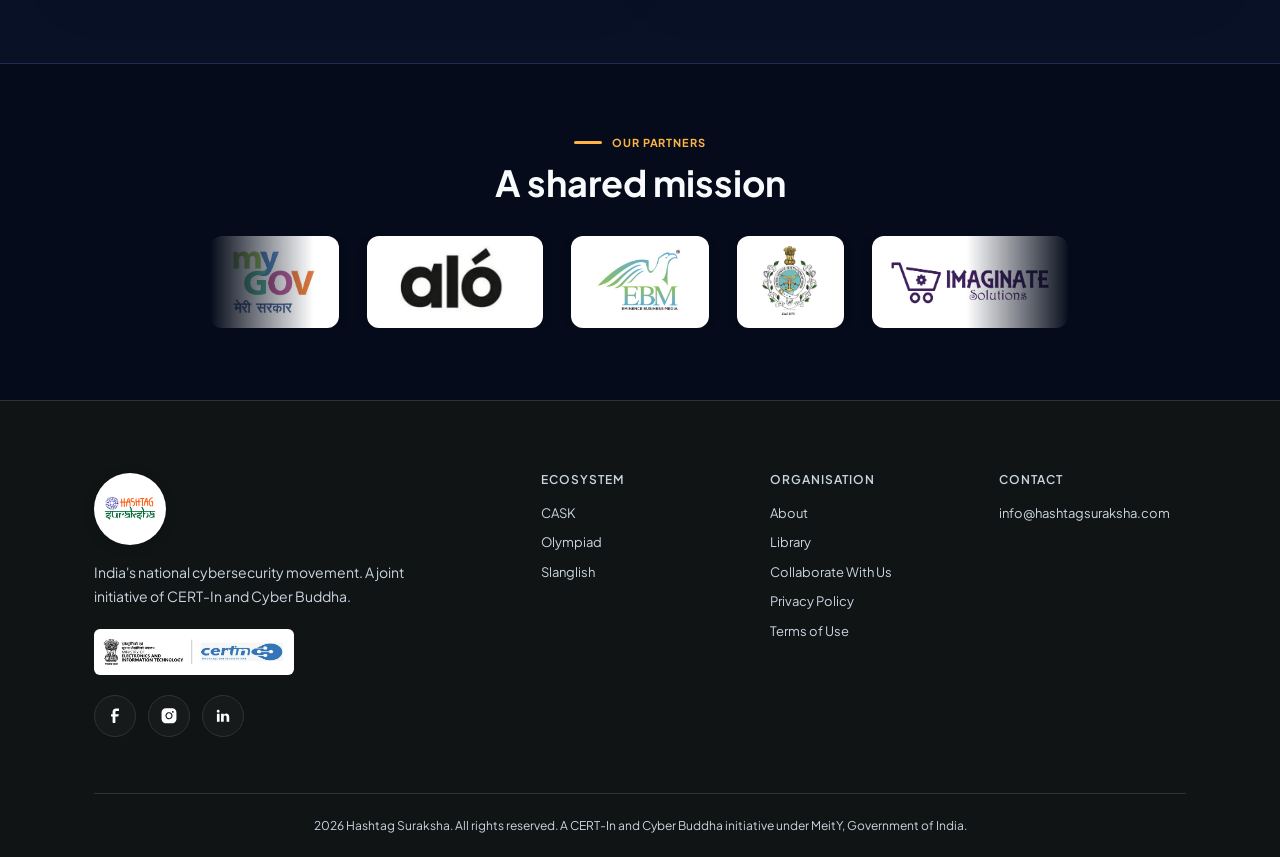
<file: sponsor.html>
<!DOCTYPE html>
<html lang="en" data-theme="dark">

<head>
  <meta charset="UTF-8" />
  <meta name="viewport" content="width=device-width, initial-scale=1.0" />
  <meta name="color-scheme" content="dark" />
  <script>
    document.documentElement.setAttribute('data-theme', 'dark');
    try {
      localStorage.setItem('hs-theme', 'dark');
      localStorage.removeItem('suraksha-theme');
    } catch (e) { }
  </script>
  <style id="darkThemePrepaint">
    html {
      background: #101415;
      color-scheme: dark;
    }

    body {
      background: #101415;
      color: #F8FAFC;
    }
  </style>
  <title>For Corporates | Hashtag Suraksha</title>
  <link rel="icon" type="image/svg+xml" href="./assets/images/hashtag-favicon.png" />
  <meta name="description" content="Partner with Hashtag Suraksha to place your brand at the center of India's digital safety future." />
  <link href="https://fonts.googleapis.com/css2?family=Outfit:wght@500;600;700;800;900&family=Manrope:wght@400;500;600;700;800&display=swap" rel="stylesheet" />
  <link rel="stylesheet" href="./assets/css/global.css" />
  <link rel="stylesheet" href="./assets/css/style.css" />
  <script src="./assets/js/nav-dropdown.js" defer></script>
  <style>
    :root {
      --sp-bg: #EEFCFA;
      --sp-surf: #FFFFFF;
      --sp-card: rgba(255, 255, 255, 0.78);
      --sp-card-solid: #FFFFFF;
      --sp-soft: rgba(255, 255, 255, 0.42);
      --sp-input: #F8FBFF;
      --sp-ink: #0B1F3A;
      --sp-muted: #46577A;
      --sp-line: #CBD9F0;
      --sp-orange: #FF9933;
      --sp-coral: #E8832A;
      --sp-green: #22C55E;
      --sp-blue: #1D8BFF;
      --sp-dot: rgba(11, 31, 58, 0.08);
      --sp-bg-art: radial-gradient(circle at 12% 16%, rgba(255, 153, 51, 0.14), transparent 28%), radial-gradient(circle at 84% 14%, rgba(34, 197, 94, 0.13), transparent 30%), linear-gradient(135deg, #EEFCFA 0%, #F8FBFF 50%, #F7FFF8 100%);
      --sp-note: linear-gradient(135deg, #0B1F3A, #123D53);
      --sp-panel-dark: linear-gradient(135deg, #0B1F3A, #0F6B5D);
      --sp-logo-bg: #FFFFFF;
      --sp-logo-filter: none;
      --sp-shadow: 0 24px 70px rgba(11, 31, 58, 0.12);
    }

    [data-theme="dark"] {
      --sp-bg: #050B1A;
      --sp-surf: #0B1730;
      --sp-card: rgba(15, 30, 61, 0.74);
      --sp-card-solid: #0F1E3D;
      --sp-soft: rgba(11, 23, 48, 0.48);
      --sp-input: #0B1730;
      --sp-ink: #E7EDFB;
      --sp-muted: #93A4C6;
      --sp-line: #1D2E52;
      --sp-orange: #FFB347;
      --sp-coral: #FF9933;
      --sp-green: #34D399;
      --sp-blue: #60A5FA;
      --sp-dot: rgba(147, 164, 198, 0.10);
      --sp-bg-art: radial-gradient(circle at 12% 16%, rgba(255, 153, 51, 0.12), transparent 30%), radial-gradient(circle at 84% 14%, rgba(52, 211, 153, 0.10), transparent 31%), linear-gradient(135deg, #050B1A 0%, #08142A 52%, #071D17 100%);
      --sp-note: linear-gradient(135deg, #0F1E3D, #0A342D);
      --sp-panel-dark: linear-gradient(135deg, #0F1E3D, #0A342D);
      --sp-logo-bg: #FFFFFF;
      --sp-logo-filter: none;
      --sp-shadow: 0 24px 70px rgba(0, 0, 0, 0.34);
    }

    * {
      box-sizing: border-box;
    }

    body {
      margin: 0;
      background: var(--sp-bg) !important;
      color: var(--sp-ink) !important;
      font-family: var(--font-body);
      overflow-x: clip;
    }

    body::before {
      content: '';
      position: fixed;
      inset: 0;
      z-index: -2;
      pointer-events: none;
      background: var(--sp-bg-art);
    }

    body::after {
      content: '';
      position: fixed;
      inset: 0;
      z-index: -1;
      pointer-events: none;
      background-image: radial-gradient(circle, var(--sp-dot) 1px, transparent 1px);
      background-size: 26px 26px;
      mask-image: linear-gradient(to bottom, rgba(0, 0, 0, .75), transparent 72%);
    }

    .sp-page {
      padding-top: 94px;
    }

    .sp-wrap {
      width: min(1160px, calc(100% - 40px));
      margin: 0 auto;
    }

    .sp-ey {
      display: inline-flex;
      align-items: center;
      gap: 10px;
      color: var(--sp-orange);
      font-family: var(--font-ui);
      font-size: 11px;
      font-weight: 800;
      letter-spacing: .14em;
      text-transform: uppercase;
    }

    .sp-ey::before {
      content: '';
      width: 28px;
      height: 3px;
      border-radius: 3px;
      background: var(--sp-orange);
    }

    .sp-h1,
    .sp-h2,
    .sp-h3 {
      font-family: var(--font-heading);
      margin: 0;
      letter-spacing: 0;
      color: var(--sp-ink);
    }

    .sp-h1 {
      margin-top: 20px;
      font-size: clamp(36px, 5vw, 62px);
      line-height: 1.06;
      font-weight: 800;
      max-width: 740px;
    }

    .sp-h1 span,
    .sp-grad {
      background: linear-gradient(90deg, var(--sp-orange), var(--sp-coral), var(--sp-green));
      -webkit-background-clip: text;
      background-clip: text;
      -webkit-text-fill-color: transparent;
    }

    .sp-lead {
      max-width: 660px;
      margin: 22px 0 0;
      color: var(--sp-muted);
      font-size: 17px;
      line-height: 1.74;
    }

    .sp-btn {
      display: inline-flex;
      align-items: center;
      justify-content: center;
      min-height: 48px;
      padding: 13px 22px;
      border-radius: 999px;
      font-family: var(--font-ui);
      font-size: 14px;
      font-weight: 700;
      text-decoration: none;
      border: 1px solid transparent;
      transition: transform .22s, box-shadow .22s, background .22s;
    }

    .sp-btn:hover {
      transform: translateY(-3px);
    }

    .sp-btn-main {
      background: linear-gradient(135deg, var(--sp-orange), var(--sp-coral));
      color: #fff;
      box-shadow: 0 14px 34px rgba(255, 153, 51, .26);
    }

    .sp-btn-soft {
      background: var(--sp-card);
      color: var(--sp-ink);
      border-color: var(--sp-line);
    }

    .sp-hero {
      /*min-height:calc(100vh - 94px);*/
      display: grid;
      grid-template-columns: minmax(0, 1.05fr) minmax(320px, .78fr);
      gap: 44px;
      align-items: start;
      padding: 32px 0 66px;
    }

    .sp-actions {
      display: flex;
      gap: 12px;
      flex-wrap: wrap;
      margin-top: 30px;
    }

    .sp-hero-card {
      position: relative;
      padding: 24px;
      border: 1px solid var(--sp-line);
      border-radius: 26px;
      background: var(--sp-card);
      box-shadow: var(--sp-shadow);
      overflow: hidden;
    }

    .sp-hero-card::before {
      content: '';
      position: absolute;
      inset: auto -20% -30% 16%;
      height: 180px;
      background: radial-gradient(circle, rgba(255, 153, 51, .18), transparent 70%);
    }

    .sp-stat-grid {
      position: relative;
      display: grid;
      gap: 14px;
    }

    .sp-stat {
      padding: 20px;
      border-radius: 20px;
      background: var(--sp-card-solid);
      border: 1px solid var(--sp-line);
    }

    .sp-stat strong {
      display: block;
      font-family: var(--font-heading);
      font-size: clamp(28px, 3vw, 40px);
      font-weight: 800;
      line-height: 1;
      color: var(--sp-ink);
    }

    .sp-stat span {
      display: block;
      margin-top: 8px;
      color: var(--sp-muted);
      font-family: var(--font-ui);
      font-weight: 700;
      text-transform: uppercase;
      letter-spacing: .1em;
      font-size: 11px;
    }

    .sp-card-note {
      position: relative;
      margin-top: 18px;
      padding: 18px;
      border-radius: 20px;
      color: #fff;
      background: var(--sp-note);
    }

    .sp-section {
      padding: 72px 0;
    }

    .sp-section.alt {
      background: var(--sp-soft);
      border-block: 1px solid var(--sp-line);
    }

    .sp-sec-head {
      max-width: 720px;
      margin: 0 auto 32px;
      display: flex;
      flex-direction: column;
      align-items: center;
    }

    .sp-h2 {
      margin-top: 12px;
      font-size: clamp(28px, 4vw, 46px);
      line-height: 1.12;
      font-weight: 800;
    }

    .sp-sec-head p {
      margin: 16px 0 0;
      color: var(--sp-muted);
      line-height: 1.75;
      font-size: 16px;
      text-align: center;
    }

    .sp-spark {
      display: grid;
      grid-template-columns: 1fr 1fr;
      gap: 24px;
      align-items: stretch;
    }

    .sp-panel {
      padding: 28px;
      border-radius: 24px;
      background: var(--sp-card);
      border: 1px solid var(--sp-line);
      box-shadow: 0 18px 54px rgba(11, 31, 58, .08);
    }

    .sp-panel.dark {
      position: relative;
      overflow: hidden;
      color: var(--sp-ink);
      background: linear-gradient(135deg, color-mix(in srgb, var(--sp-orange) 14%, var(--sp-card-solid)), color-mix(in srgb, var(--sp-green) 12%, var(--sp-card-solid)));
      border-color: color-mix(in srgb, var(--sp-orange) 40%, var(--sp-line));
    }

    [data-theme="dark"] .sp-panel.dark {
      color: #fff;
      background: var(--sp-panel-dark);
      border-color: rgba(255, 255, 255, .12);
    }

    .sp-panel.dark::after {
      content: '';
      position: absolute;
      right: -55px;
      bottom: -70px;
      width: 180px;
      height: 180px;
      border-radius: 50%;
      background: rgba(255, 255, 255, .34);
      pointer-events: none;
    }

    [data-theme="dark"] .sp-panel.dark::after {
      background: rgba(255, 255, 255, .06);
    }

    .sp-panel.dark>* {
      position: relative;
      z-index: 1;
    }

    .sp-panel.dark .sp-h2 {
      color: var(--sp-ink);
    }

    [data-theme="dark"] .sp-panel.dark .sp-h2 {
      color: #fff;
    }

    .sp-panel.dark p {
      color: color-mix(in srgb, var(--sp-ink) 82%, transparent);
    }

    [data-theme="dark"] .sp-panel.dark p {
      color: rgba(255, 255, 255, .78);
    }

    .sp-panel p {
      line-height: 1.75;
      margin: 14px 0 0;
    }

    .sp-panel:not(.dark) p {
      color: var(--sp-muted);
    }

    .sp-kicker {
      display: block;
      font-family: var(--font-ui);
      font-size: 11px;
      font-weight: 800;
      color: var(--sp-orange);
      text-transform: uppercase;
      letter-spacing: .12em;
      margin-bottom: 12px;
    }

    .sp-benefits {
      display: grid;
      grid-template-columns: minmax(280px, .92fr) minmax(0, 1.08fr);
      gap: 22px;
      align-items: stretch;
    }

    .sp-benefits-list {
      display: grid;
      grid-template-columns: 1fr;
      gap: 16px;
      min-width: 0;
    }

    #movement .sp-benefits {
      position: relative;
      grid-template-columns: minmax(280px, .82fr) minmax(0, 1.18fr);
      gap: 30px;
      align-items: stretch;
      padding: 22px;
      border: 1px solid color-mix(in srgb, var(--sp-line) 88%, transparent);
      border-radius: 30px;
      background: linear-gradient(135deg, color-mix(in srgb, var(--sp-card-solid) 88%, transparent), color-mix(in srgb, var(--sp-card-solid) 68%, transparent));
      box-shadow: var(--sp-shadow);
      overflow: hidden;
      isolation: isolate;
    }

    #movement .sp-benefits::before {
      content: '';
      position: absolute;
      inset: 0 0 auto;
      height: 4px;
      background: linear-gradient(90deg, var(--sp-orange), var(--sp-green), var(--sp-blue));
      z-index: 2;
    }

    #movement .sp-benefits::after {
      content: '';
      position: absolute;
      right: -90px;
      bottom: -120px;
      width: 260px;
      height: 260px;
      border-radius: 50%;
      background: radial-gradient(circle, color-mix(in srgb, var(--sp-green) 22%, transparent), transparent 68%);
      pointer-events: none;
    }

    #movement .sp-benefits-quote {
      min-height: 100%;
      align-items: center;
      justify-content: flex-start;
      padding: 40px;
      isolation: isolate;
      border-radius: 24px;
    }

    #movement .sp-benefits-quote h3 {
      position: relative;
      z-index: 1;
      max-width: 440px;
      margin: 0;
      color: #fff !important;
      font-family: var(--font-heading);
      font-size: clamp(28px, 3.2vw, 44px);
      line-height: 1.1;
      font-weight: 800;
      letter-spacing: 0;
      text-wrap: balance;
    }

    #movement .sp-benefits-list {
      position: relative;
      z-index: 1;
      gap: 18px;
      align-content: center;
      padding: 8px 0;
    }

    #movement .sp-benefits-list .sp-benefit {
      min-height: auto;
    }

    .sp-benefit {
      padding: 24px;
      min-height: 210px;
      border-radius: 22px;
      background: var(--sp-card-solid);
      border: 1px solid var(--sp-line);
      box-shadow: 0 12px 38px rgba(11, 31, 58, .08);
    }

    #movement .sp-benefit {
      position: relative;
      display: grid;
      grid-template-columns: 56px minmax(0, 1fr);
      column-gap: 18px;
      align-items: start;
      padding: 24px;
      min-height: 132px;
      overflow: hidden;
      background: linear-gradient(135deg, color-mix(in srgb, var(--sp-card-solid) 96%, var(--sp-orange)), var(--sp-card-solid));
      border-color: color-mix(in srgb, var(--sp-line) 82%, var(--sp-orange));
      box-shadow: 0 18px 46px rgba(11, 31, 58, .11);
      transition: transform .28s ease, box-shadow .28s ease, border-color .28s ease;
    }

    #movement .sp-benefit:nth-child(2) {
      margin-left: 34px;
      background: linear-gradient(135deg, color-mix(in srgb, var(--sp-card-solid) 96%, var(--sp-green)), var(--sp-card-solid));
      border-color: color-mix(in srgb, var(--sp-line) 82%, var(--sp-green));
    }

    #movement .sp-benefit:nth-child(3) {
      margin-left: 68px;
      background: linear-gradient(135deg, color-mix(in srgb, var(--sp-card-solid) 96%, var(--sp-blue)), var(--sp-card-solid));
      border-color: color-mix(in srgb, var(--sp-line) 82%, var(--sp-blue));
    }

    #movement .sp-benefit::before {
      content: '';
      position: absolute;
      inset: 0 auto 0 0;
      width: 5px;
      background: linear-gradient(180deg, var(--sp-orange), var(--sp-green));
    }

    #movement .sp-benefit::after {
      content: '';
      position: absolute;
      right: -34px;
      top: -46px;
      width: 118px;
      height: 118px;
      border-radius: 50%;
      background: color-mix(in srgb, var(--sp-orange) 12%, transparent);
      pointer-events: none;
    }

    #movement .sp-benefit:nth-child(2)::after {
      background: color-mix(in srgb, var(--sp-green) 12%, transparent);
    }

    #movement .sp-benefit:nth-child(3)::after {
      background: color-mix(in srgb, var(--sp-blue) 12%, transparent);
    }

    #movement .sp-benefit:hover {
      transform: translateY(-5px);
      border-color: color-mix(in srgb, var(--sp-orange) 46%, var(--sp-line));
      box-shadow: 0 24px 58px rgba(11, 31, 58, .16);
    }

    .sp-benefit b {
      display: flex;
      width: 42px;
      height: 42px;
      border-radius: 14px;
      align-items: center;
      justify-content: center;
      background: rgba(255, 153, 51, .13);
      color: var(--sp-orange);
      margin-bottom: 18px;
      font-family: var(--font-heading);
      font-weight: 800;
    }

    #movement .sp-benefit b {
      grid-row: 1 / span 2;
      width: 54px;
      height: 54px;
      margin: 0;
      border-radius: 18px;
      background: color-mix(in srgb, var(--sp-orange) 16%, transparent);
      box-shadow: inset 0 0 0 1px color-mix(in srgb, var(--sp-orange) 34%, transparent);
    }

    #movement .sp-benefit:nth-child(2) b {
      color: var(--sp-green);
      background: color-mix(in srgb, var(--sp-green) 16%, transparent);
      box-shadow: inset 0 0 0 1px color-mix(in srgb, var(--sp-green) 34%, transparent);
    }

    #movement .sp-benefit:nth-child(3) b {
      color: var(--sp-blue);
      background: color-mix(in srgb, var(--sp-blue) 16%, transparent);
      box-shadow: inset 0 0 0 1px color-mix(in srgb, var(--sp-blue) 34%, transparent);
    }

    .sp-benefit h3 {
      font-family: var(--font-heading);
      font-size: 18px;
      font-weight: 800;
      margin: 0 0 10px;
      color: var(--sp-ink);
    }

    #movement .sp-benefit h3 {
      margin-top: 2px;
    }

    .sp-benefit p {
      color: var(--sp-muted);
      line-height: 1.65;
      margin: 0;
    }

    #movement .sp-benefits.sp-benefits-ready .sp-benefit {
      opacity: 0;
      transform: translateX(34px);
    }

    #movement .sp-benefits.sp-benefits-ready.is-visible .sp-benefit {
      opacity: 1;
      transform: translateX(0);
      transition: opacity .6s ease, transform .6s ease, box-shadow .28s ease, border-color .28s ease;
    }

    #movement .sp-benefits.sp-benefits-ready.is-visible .sp-benefit:nth-child(2) {
      transition-delay: .12s;
    }

    #movement .sp-benefits.sp-benefits-ready.is-visible .sp-benefit:nth-child(3) {
      transition-delay: .24s;
    }

    #movement .sp-benefits.sp-benefits-ready.is-visible .sp-benefit:hover {
      transform: translateY(-5px);
    }

    .sp-movement {
      display: grid;
      grid-template-columns: minmax(280px, .9fr) minmax(0, 1.1fr);
      gap: 20px;
      align-items: stretch;
    }

    .sp-quote {
      position: relative;
      padding: 30px;
      border-radius: 24px;
      background: linear-gradient(135deg, var(--sp-orange), var(--sp-coral));
      color: #fff;
      box-shadow: 0 24px 64px rgba(255, 153, 51, .24);
      display: flex;
      align-items: flex-end;
      overflow: hidden;
      min-height: 100%;
    }

    .sp-quote::before {
      content: '';
      position: absolute;
      right: -70px;
      top: -70px;
      width: 190px;
      height: 190px;
      border-radius: 50%;
      background: rgba(255, 255, 255, .22);
    }

    .sp-quote p {
      position: relative;
      margin: 0;
      font-family: var(--font-heading);
      font-size: clamp(24px, 3.2vw, 38px);
      line-height: 1.16;
      font-weight: 800;
      letter-spacing: 0;
      color: #fff;
    }

    .sp-move-list {
      display: grid;
      grid-template-columns: 1fr 1fr;
      gap: 14px;
    }

    .sp-move-item {
      position: relative;
      padding: 18px 18px 18px 42px;
      border-radius: 18px;
      background: var(--sp-card-solid);
      border: 1px solid var(--sp-line);
      color: var(--sp-muted);
      line-height: 1.62;
      display: flex;
      align-items: center;
      min-height: 96px;
    }

    .sp-move-item::before {
      content: '';
      position: absolute;
      left: 18px;
      top: 50%;
      width: 10px;
      height: 10px;
      border-radius: 50%;
      background: var(--sp-orange);
      transform: translateY(-50%);
      box-shadow: 0 0 0 6px color-mix(in srgb, var(--sp-orange) 14%, transparent);
    }

    .sp-form-grid {
      display: grid;
      grid-template-columns: .95fr 1.05fr;
      gap: 28px;
      align-items: start;
    }

    .sp-form-card {
      padding: 28px;
      border-radius: 24px;
      background: var(--sp-card-solid);
      border: 1px solid var(--sp-line);
      box-shadow: var(--sp-shadow);
    }

    .sp-form {
      display: grid;
      gap: 16px;
    }

    .sp-field label {
      display: block;
      font-family: var(--font-ui);
      font-size: 11px;
      font-weight: 700;
      color: var(--sp-ink);
      margin-bottom: 8px;
      text-transform: uppercase;
      letter-spacing: .08em;
    }

    .sp-field input {
      width: 100%;
      min-height: 50px;
      border-radius: 14px;
      border: 1px solid var(--sp-line);
      padding: 0 16px;
      font: inherit;
      color: var(--sp-ink);
      background: var(--sp-input);
      outline: none;
      transition: border-color .2s, box-shadow .2s;
    }

    .sp-field input::placeholder {
      color: color-mix(in srgb, var(--sp-muted) 72%, transparent);
    }

    .sp-field input:focus {
      border-color: var(--sp-orange);
      box-shadow: 0 0 0 4px rgba(255, 153, 51, .14);
    }

    .sp-submit {
      border: 0;
      cursor: pointer;
      width: 100%;
      margin-top: 4px;
    }

    #connect {
      position: relative;
      overflow: hidden;
    }

    #connect .sp-form-grid {
      position: relative;
      grid-template-columns: minmax(280px, .84fr) minmax(0, 1.16fr);
      gap: 22px;
      align-items: center;
      padding: 20px;
      border: 1px solid color-mix(in srgb, var(--sp-line) 88%, transparent);
      border-radius: 30px;
      background: color-mix(in srgb, var(--sp-card-solid) 82%, transparent);
      box-shadow: var(--sp-shadow);
      overflow: hidden;
    }

    #connect .sp-form-grid::before {
      content: '';
      position: absolute;
      inset: 0 0 auto;
      height: 4px;
      background: linear-gradient(90deg, var(--sp-orange), var(--sp-green), var(--sp-blue));
      z-index: 2;
    }

    #connect .history-head {
      position: relative;
      display: flex;
      flex-direction: column;
      align-items: flex-start;
      justify-content: center;
      align-self: center;
      min-height: 100%;
      margin: 0;
      padding: 34px;
      border-radius: 24px;
      background: linear-gradient(145deg, color-mix(in srgb, var(--sp-panel-dark) 96%, var(--sp-blue)), var(--sp-panel-dark));
      overflow: hidden;
    }

    #connect .history-head::after {
      content: '';
      position: absolute;
      inset: 0;
      background: radial-gradient(circle at 12% 14%, color-mix(in srgb, var(--sp-orange) 14%, transparent), transparent 36%), radial-gradient(circle at 90% 82%, color-mix(in srgb, var(--sp-green) 10%, transparent), transparent 40%), linear-gradient(135deg, rgba(255, 255, 255, .06), rgba(255, 255, 255, 0) 58%);
      pointer-events: none;
    }

    #connect .history-head>* {
      position: relative;
      z-index: 1;
    }

    #connect .history-head .sp-ey {
      color: #fff !important;
    }

    #connect .history-head .sp-ey::before {
      background: #fff;
      opacity: .9;
    }

    #connect .history-head .sp-h2 {
      color: #fff !important;
      margin-top: 12px;
      font-size: clamp(28px, 3vw, 38px);
      line-height: 1.14;
    }

    #connect .history-head p {
      max-width: 360px;
      margin: 12px 0 0;
      color: rgba(255, 255, 255, .82) !important;
      font-size: 15px;
      line-height: 1.65;
    }

    #connect .sp-form-card {
      padding: 30px;
      border: 1px solid color-mix(in srgb, var(--sp-line) 78%, transparent);
      border-radius: 24px;
      background: color-mix(in srgb, var(--sp-card-solid) 94%, transparent);
      box-shadow: none;
    }

    [data-theme="dark"] #connect .sp-form-card {
      background: color-mix(in srgb, var(--sp-card-solid) 90%, transparent);
    }

    #connect .sp-form {
      grid-template-columns: repeat(2, minmax(0, 1fr));
      gap: 18px;
    }

    #connect .sp-field label {
      margin-bottom: 9px;
      color: var(--text-secondary) !important;
      letter-spacing: .08em;
    }

    #connect .sp-field input {
      min-height: 52px;
      border-radius: 16px;
      border-color: color-mix(in srgb, var(--sp-line) 88%, var(--sp-blue));
      background: color-mix(in srgb, var(--sp-input) 88%, var(--sp-card-solid));
      box-shadow: inset 0 1px 0 rgba(255, 255, 255, .04);
      transition: border-color .2s ease, box-shadow .2s ease, background .2s ease;
    }

    #connect .sp-field input:hover {
      border-color: color-mix(in srgb, var(--sp-blue) 38%, var(--sp-line));
    }

    #connect .sp-field input:focus {
      border-color: var(--sp-orange);
      box-shadow: 0 0 0 4px color-mix(in srgb, var(--sp-orange) 18%, transparent);
    }

    #connect .sp-submit {
      grid-column: 1 / -1;
      min-height: 52px;
      margin-top: 2px;
      box-shadow: 0 16px 36px rgba(255, 153, 51, .24);
    }

    .sp-about-grid {
      display: grid;
      grid-template-columns: 1fr 1fr;
      gap: 22px;
    }

    .sp-about-card {
      padding: 28px;
      border-radius: 24px;
      background: var(--bg-surface);
      border: 1px solid var(--sp-line);
      box-shadow: 0 14px 44px rgba(11, 31, 58, .08);
    }

    .sp-about-card .pc-header-band {
      margin: -28px -28px 24px;
      background: #ffffff !important;
      padding: 18px 24px;
      display: flex;
      align-items: center;
      justify-content: center;
      min-height: 90px;
      border-radius: 24px 24px 0 0;
      border-bottom: 1px solid var(--sp-line);
    }

    .sp-about-card .certin-header-img {
      height: 52px;
      width: auto;
      max-width: 260px;
      object-fit: contain;
      display: block;
      filter: none !important;
    }

    .sp-about-card .cyberbuddha-header-img {
      height: 52px;
      width: auto;
      max-width: 320px;
      object-fit: contain;
      display: block;
      filter: none !important;
    }

    .sp-about-card h3 {
      font-family: var(--font-heading);
      font-size: 20px;
      font-weight: 800;
      margin: 0 0 12px;
      color: var(--sp-ink);
    }


    .partner-logo-marquee-wrap {
      width: 100%;
      max-width: 860px;
      margin: 0 auto;
      overflow: hidden;
      -webkit-mask-image: linear-gradient(to right, transparent 0%, black 12%, black 88%, transparent 100%);
      mask-image: linear-gradient(to right, transparent 0%, black 12%, black 88%, transparent 100%);
    }

    .partner-logo-marquee-track {
      display: flex;
      align-items: center;
      gap: 28px;
      width: max-content;
      animation: partnerScroll 22s linear infinite;
    }

    .partner-logo-marquee-track:hover {
      animation-play-state: paused;
    }

    @keyframes partnerScroll {
      from {
        transform: translateX(0);
      }

      to {
        transform: translateX(-50%);
      }
    }

    .partner-logo-chip {
      background: #fff;
      border-radius: 12px;
      padding: 10px 18px;
      display: flex;
      align-items: center;
      justify-content: center;
      flex-shrink: 0;
      box-shadow: 0 2px 12px rgba(0, 0, 0, 0.12);
    }

    .partner-logo-chip img {
      height: 72px;
      width: auto;
      max-width: 160px;
      object-fit: contain;
      display: block;
      filter: none !important;
    }

    .sp-page {
      color: var(--text-primary) !important;
      font-family: var(--font-body) !important;
    }

    .sp-ey,
    .sp-kicker {
      color: var(--sp-orange) !important;
      font-family: var(--font-ui) !important;
      font-size: 11px;
      font-weight: 700;
      letter-spacing: .08em;
    }

    .sp-h1,
    .sp-h2,
    .sp-h3,
    .sp-about-card h3,
    .sp-benefit h3,
    .sp-form-panel h2 {
      color: var(--text-primary) !important;
      font-family: var(--font-heading) !important;
      font-weight: 700;
      line-height: 1.2;
    }

    .sp-h1 {
      font-family: var(--font-display) !important;
      font-size: clamp(36px, 5vw, 62px);
      font-weight: 800 !important;
      line-height: 1.08;
      letter-spacing: -.02em;
    }

    .sp-h1 span,
    .sp-grad {
      background: linear-gradient(90deg, #FF9933 0%, #FF9933 28%, #FFFFFF 50%, #138808 72%, #138808 100%);
      -webkit-background-clip: text;
      background-clip: text;
      -webkit-text-fill-color: transparent;
    }

    [data-theme="light"] .sp-h1 span,
    [data-theme="light"] .sp-grad {
      background: linear-gradient(90deg, #FF9933 0%, #FF9933 28%, #897c7c 50%, #138808 72%, #138808 100%);
      -webkit-background-clip: text;
      background-clip: text;
      -webkit-text-fill-color: transparent;
    }

    .sp-h2 {
      font-size: 36px;
      font-weight: 700;
      line-height: 1.2;
    }

    .sp-h3,
    .sp-about-card h3,
    .sp-benefit h3 {
      font-size: 18px;
      font-weight: 700;
      line-height: 1.25;
    }

    .sp-lead,
    .sp-sec-head p {
      color: var(--text-secondary) !important;
      font-family: var(--font-body) !important;
      font-size: 17px;
      line-height: 1.7;
    }

    .sp-panel p,
    .sp-benefit p,
    .sp-move-item,
    .sp-form-panel p,
    .sp-about-card p {
      color: var(--text-secondary) !important;
      font-family: var(--font-body) !important;
      font-size: 14.5px;
      line-height: 1.75;
    }

    .sp-panel.dark p,
    [data-theme="dark"] .sp-panel.dark p {
      color: var(--text-primary) !important;
    }

    .sp-stat strong {
      color: var(--text-primary) !important;
      font-family: var(--font-display) !important;
      font-size: 36px;
      font-weight: 800 !important;
      line-height: 1.2;
    }

    .sp-stat span,
    .sp-field label {
      color: var(--text-secondary) !important;
      font-family: var(--font-ui) !important;
      font-size: 11px;
      font-weight: 600;
    }

    .sp-card-note,
    .sp-quote p {
      color: #fff !important;
      font-family: var(--font-heading) !important;
    }

    .sp-quote p {
      font-size: 32px;
      font-weight: 700;
      line-height: 1.2;
    }

    .sp-btn {
      font-family: var(--font-ui) !important;
      font-size: 14px;
      font-weight: 700;
    }

    .sp-btn-soft {
      color: var(--text-primary) !important;
    }

    .sp-field input {
      color: var(--text-primary);
      font-family: var(--font-body);
      font-size: 15px;
    }

    .sp-field input::placeholder {
      color: var(--text-secondary);
      opacity: .72;
    }

    .history-head {
      display: inline-block;
      margin-left: 0;
    }

    .sp-brand-movement {
      padding-block: 76px;
    }

    .sp-brand-movement .sp-movement {
      position: relative;
      display: grid;
      grid-template-columns: minmax(220px, 1fr) minmax(240px, .78fr) minmax(220px, 1fr);
      grid-template-rows: repeat(2, minmax(116px, 1fr));
      gap: 26px 48px;
      align-items: center;
      padding: 34px;
      border: 1px solid color-mix(in srgb, var(--sp-line) 86%, transparent);
      border-radius: 28px;
      background: color-mix(in srgb, var(--sp-card-solid) 82%, transparent);
      box-shadow: var(--sp-shadow);
      overflow: hidden;
      isolation: isolate;
    }

    .sp-brand-movement .sp-movement::before {
      content: '';
      position: absolute;
      inset: 0 0 auto;
      height: 4px;
      background: linear-gradient(90deg, var(--sp-orange), var(--sp-green), var(--sp-blue));
    }

    .sp-brand-movement .sp-quote {
      grid-column: 2;
      grid-row: 1 / 3;
      min-height: 270px;
      padding: 28px;
      align-items: center;
      justify-content: center;
      text-align: center;
      border-radius: 22px;
      background: linear-gradient(135deg, var(--sp-orange), var(--sp-coral));
      box-shadow: 0 18px 44px rgba(255, 153, 51, .24);
      z-index: 2;
    }

    .sp-brand-movement .sp-quote::before {
      inset: 0;
      width: auto;
      height: auto;
      border-radius: inherit;
      background: linear-gradient(135deg, rgba(255, 255, 255, .20), rgba(255, 255, 255, 0) 52%);
      pointer-events: none;
    }

    .sp-brand-movement .sp-quote p {
      position: relative;
      z-index: 1;
      max-width: 340px;
      font-size: clamp(22px, 2.4vw, 30px);
      line-height: 1.2;
      font-weight: 700;
      text-wrap: balance;
    }

    .sp-brand-movement .sp-move-list {
      display: contents;
    }

    .sp-brand-movement .sp-move-item {
      position: relative;
      min-height: 116px;
      padding: 22px;
      border-radius: 20px;
      align-items: center;
      text-align: left;
      justify-content: flex-start;
      background: linear-gradient(180deg, color-mix(in srgb, var(--sp-card-solid) 96%, var(--sp-orange)), var(--sp-card-solid));
      box-shadow: 0 12px 34px rgba(11, 31, 58, .08);
      color: var(--text-secondary) !important;
      z-index: 1;
    }

    .sp-brand-movement .sp-move-item:nth-child(1) {
      grid-column: 1;
      grid-row: 1;
    }

    .sp-brand-movement .sp-move-item:nth-child(2) {
      grid-column: 3;
      grid-row: 1;
    }

    .sp-brand-movement .sp-move-item:nth-child(3) {
      grid-column: 1;
      grid-row: 2;
    }

    .sp-brand-movement .sp-move-item:nth-child(4) {
      grid-column: 3;
      grid-row: 2;
    }

    [data-theme="dark"] .sp-brand-movement .sp-move-item {
      background: linear-gradient(180deg, color-mix(in srgb, var(--sp-card-solid) 88%, var(--sp-orange)), var(--sp-card-solid));
      box-shadow: 0 14px 38px rgba(0, 0, 0, .22);
    }

    .sp-brand-movement .sp-move-item::before {
      display: none;
      content: none;
    }

    .sp-brand-movement .sp-move-item::after {
      content: '';
      position: absolute;
      top: 50%;
      width: 48px;
      height: 2px;
      background: linear-gradient(90deg, color-mix(in srgb, var(--sp-orange) 65%, transparent), color-mix(in srgb, var(--sp-blue) 70%, transparent));
      transform: translateY(-50%);
      pointer-events: none;
    }

    .sp-brand-movement .sp-move-item:nth-child(1)::after,
    .sp-brand-movement .sp-move-item:nth-child(3)::after {
      left: 100%;
    }

    .sp-brand-movement .sp-move-item:nth-child(2)::after,
    .sp-brand-movement .sp-move-item:nth-child(4)::after {
      right: 100%;
      transform: translateY(-50%) rotate(180deg);
    }

    .sp-about-card p {
      color: var(--sp-muted);
      line-height: 1.7;
      margin: 0 0 10px;
      font-size: 13px;
    }

    .sponsor-txt-center {
      text-align: center;
    }

    @media (max-width: 1024px) {

      .sp-hero,
      .sp-spark,
      .sp-movement,
      .sp-form-grid,
      .sp-about-grid {
        grid-template-columns: 1fr;
      }

      .sp-benefits {
        grid-template-columns: 1fr;
      }

      .sp-benefits-list {
        grid-template-columns: repeat(3, minmax(0, 1fr));
      }

      #movement .sp-benefits {
        grid-template-columns: 1fr;
        gap: 22px;
        padding: 20px;
      }

      #movement .sp-benefits-list {
        grid-template-columns: repeat(3, minmax(0, 1fr));
        padding: 0;
      }

      #movement .sp-benefit {
        grid-template-columns: 1fr;
        gap: 14px;
        min-height: 100%;
      }

      #movement .sp-benefit:nth-child(n) {
        margin-left: 0;
      }

      #movement .sp-benefit b {
        grid-row: auto;
      }

      #movement .sp-benefits-quote {
        min-height: 220px;
      }

      .sp-hero {
        min-height: auto;
        padding-top: 44px;
      }

      .sp-quote {
        min-height: 220px;
      }

      .sp-brand-movement .sp-movement {
        grid-template-columns: 1fr;
        grid-template-rows: auto;
        gap: 18px;
        padding: 24px;
      }

      .sp-brand-movement .sp-quote {
        grid-column: auto;
        grid-row: auto;
        min-height: 220px;
      }

      .sp-brand-movement .sp-move-list {
        display: grid;
        grid-template-columns: repeat(2, minmax(0, 1fr));
        gap: 16px;
      }

      .sp-brand-movement .sp-move-item:nth-child(n) {
        grid-column: auto;
        grid-row: auto;
        padding: 22px;
        text-align: left;
        justify-content: flex-start;
      }

      .sp-brand-movement .sp-move-item::after {
        display: none;
      }

      #connect .sp-form-grid {
        grid-template-columns: 1fr;
      }

      #connect .history-head {
        min-height: auto;
        padding: 30px;
      }
    }

    @media (max-width: 760px) {
      .sp-page {
        padding-top: 82px;
      }

      .sp-wrap {
        width: min(100% - 28px, 1160px);
      }

      .sp-section {
        padding: 64px 0;
      }

      .sp-benefits {
        grid-template-columns: 1fr;
      }

      .sp-benefits-list {
        grid-template-columns: 1fr;
      }

      #movement .sp-benefits {
        gap: 16px;
        padding: 12px;
        border-radius: 22px;
        overflow: hidden;
      }

      #movement .sp-benefits-list {
        grid-template-columns: 1fr;
        gap: 12px;
        width: 100%;
        min-width: 0;
      }

      #movement .sp-benefits-quote {
        min-height: auto;
        padding: 24px;
        border-radius: 18px;
      }

      #movement .sp-benefit {
        grid-template-columns: 1fr;
        gap: 12px;
        width: 100%;
        min-width: 0;
        padding: 18px;
        min-height: auto;
        border-radius: 18px;
      }

      #movement .sp-benefit b {
        grid-row: auto;
        width: 46px;
        height: 46px;
        border-radius: 15px;
      }

      #movement .sp-benefit h3 {
        margin-top: 0;
      }

      #movement .sp-benefit p {
        overflow-wrap: anywhere;
      }

      #movement .sp-benefits-quote h3 {
        max-width: 100%;
        font-size: clamp(24px, 8vw, 28px);
      }

      #movement .sp-benefits.sp-benefits-ready .sp-benefit {
        transform: translateY(18px);
      }

      #movement .sp-benefits.sp-benefits-ready.is-visible .sp-benefit {
        transform: translateY(0);
      }

      .sp-move-list {
        grid-template-columns: 1fr;
      }

      .sp-quote {
        min-height: auto;
      }

      .sp-panel,
      .sp-form-card,
      .sp-about-card,
      .sp-quote {
        padding: 24px;
        border-radius: 24px;
      }

      .sp-lead {
        font-size: 16px;
      }

      .sp-h2 {
        font-size: 28px;
      }

      .sp-stat strong {
        font-size: 28px;
      }

      .sp-quote p {
        font-size: 28px;
      }

      .sp-brand-movement {
        padding-block: 64px;
      }

      .sp-brand-movement .sp-movement {
        padding: 18px;
        border-radius: 24px;
      }

      .sp-brand-movement .sp-quote {
        min-height: auto;
        padding: 24px;
        border-radius: 20px;
      }

      .sp-brand-movement .sp-move-list {
        grid-template-columns: 1fr;
      }

      .sp-brand-movement .sp-move-item {
        min-height: auto;
        padding: 18px;
      }

      #connect .sp-form-grid {
        gap: 16px;
        padding: 14px;
        border-radius: 24px;
      }

      #connect .history-head {
        padding: 24px;
        border-radius: 22px;
      }

      #connect .sp-form-card {
        padding: 24px;
        border-radius: 22px;
      }

      #connect .sp-form {
        grid-template-columns: 1fr;
        gap: 15px;
      }

      #connect .sp-submit {
        grid-column: auto;
      }
    }
  </style>
</head>

<body>
  <nav class="nav" id="navbar">
    <div class="nav-inner">
      <a href="index.html" class="nav-logo">
        <img src="assets/logo-suraksha.svg" alt="Hashtag Suraksha" class="nav-logo-img" />
      </a>
      <ul class="nav-links">
        <li><a href="index.html">Home</a></li>
        <li><a href="platform.html">CASK</a></li>
        <li><a href="olympiad.html">Olympiad</a></li>
        <li><a href="https://slanglish.cyberbuddhas.com/">Slanglish</a></li>
        <li><a href="resources.html">Library</a></li>
        <li class="nav-dropdown">
          <a href="sponsor.html" class="nav-dropdown-link active">Collaborate With Us <span class="nav-dropdown-arrow"
              aria-hidden="true"></span></a>
          <div class="nav-dropdown-menu" aria-label="Collaborate With Us options">
            <a href="sponsor.html">For Corporates</a>
            <a href="schools-registration.html">For Schools</a>
          </div>
        </li>
      </ul>
      <div class="nav-right">
        <div class="nav-dropdown nav-signup-dropdown">
          <button type="button" class="nav-signup-btn">Sign Up <span class="nav-dropdown-arrow"
              aria-hidden="true"></span></button>
          <div class="nav-dropdown-menu nav-signup-menu" aria-label="Sign Up options">
            <a href="https://cask.ai.in/auth/signup" target="_blank">Student Signup</a>
            <a href="https://cask.ai.in/auth/signup?as=staff" target="_blank">School Signup</a>
          </div>
        </div>
        <a href="surakshak.html" class="nav-cta">Join the Movement</a>
      </div>
      <div class="nav-right-mobile">
        <button class="hamburger" id="hamburger" type="button" aria-label="Open mobile menu" aria-expanded="false"
          aria-controls="mobileMenu">
          <svg class="menu-icon" viewBox="0 0 24 24" fill="none" stroke="currentColor" stroke-width="2"
            stroke-linecap="round" stroke-linejoin="round" aria-hidden="true">
            <path d="M4 6h16" />
            <path d="M4 12h16" />
            <path d="M4 18h16" />
          </svg>
          <svg class="close-icon" viewBox="0 0 24 24" fill="none" stroke="currentColor" stroke-width="2"
            stroke-linecap="round" stroke-linejoin="round" aria-hidden="true">
            <path d="M18 6 6 18" />
            <path d="m6 6 12 12" />
          </svg>
        </button>
      </div>
    </div>
    <div class="mobile-menu" id="mobileMenu">
      <a href="index.html">Home</a>
      <a href="platform.html">CASK</a>
      <a href="olympiad.html">Olympiad</a>
      <a href="https://slanglish.cyberbuddhas.com/">Slanglish</a>
      <a href="resources.html">Library</a>
      <div class="mobile-nav-dropdown" data-mobile-dropdown>
        <div class="mobile-nav-dropdown-head">
          <a href="sponsor.html">Collaborate With Us</a>
          <button type="button" class="mobile-nav-dropdown-toggle" data-mobile-dropdown-toggle aria-expanded="false"
            aria-label="Open Collaborate With Us options">
            <svg class="mobile-arrow mobile-arrow-down" viewBox="0 0 24 24" fill="none" stroke="currentColor"
              stroke-width="2" stroke-linecap="round" stroke-linejoin="round" aria-hidden="true">
              <path stroke="none" d="M0 0h24v24H0z" fill="none"/><path d="M6 9l6 6l6 -6"/>
            </svg>
            <svg class="mobile-arrow mobile-arrow-up" viewBox="0 0 24 24" fill="none" stroke="currentColor"
              stroke-width="2" stroke-linecap="round" stroke-linejoin="round" aria-hidden="true">
              <path stroke="none" d="M0 0h24v24H0z" fill="none"/><path d="M6 15l6 -6l6 6"/>
            </svg>
          </button>
        </div>
        <div class="mobile-nav-dropdown-menu">
          <a href="sponsor.html">For Corporates</a>
          <a href="schools-registration.html">For Schools</a>
        </div>
      </div>
      <div class="mobile-nav-dropdown mobile-signup-dropdown" data-mobile-dropdown>
        <div class="mobile-nav-dropdown-head">
          <a href="olympiad.html#register">Sign Up</a>
          <button type="button" class="mobile-nav-dropdown-toggle" data-mobile-dropdown-toggle aria-expanded="false"
            aria-label="Open Sign Up options">
            <svg class="mobile-arrow mobile-arrow-down" viewBox="0 0 24 24" fill="none" stroke="currentColor"
              stroke-width="2" stroke-linecap="round" stroke-linejoin="round" aria-hidden="true">
              <path stroke="none" d="M0 0h24v24H0z" fill="none"/><path d="M6 9l6 6l6 -6"/>
            </svg>
            <svg class="mobile-arrow mobile-arrow-up" viewBox="0 0 24 24" fill="none" stroke="currentColor"
              stroke-width="2" stroke-linecap="round" stroke-linejoin="round" aria-hidden="true">
              <path stroke="none" d="M0 0h24v24H0z" fill="none"/><path d="M6 15l6 -6l6 6"/>
            </svg>
          </button>
        </div>
        <div class="mobile-nav-dropdown-menu">
          <a href="https://cask.ai.in/auth/signup" target="_blank">Student Signup</a>
          <a href="https://cask.ai.in/auth/signup?as=staff" target="_blank">School Signup</a>
        </div>
      </div>
      <a href="surakshak.html" class="mobile-cta">Join the Movement</a>
    </div>
  </nav>

  <main class="sp-page">
    <section class="sp-hero sp-wrap">
      <div>
        <span class="sp-ey">For Corporates</span>
        <h1 class="sp-h1">This is not just a <span>sponsorship</span></h1>
        <p class="sp-lead">A chance to inspire India's digital generation to think smarter, create louder, and surf
          safer - with your brand at the center of it all.</p>
        <div class="sp-actions">
          <a href="#connect" class="sp-btn sp-btn-main">Connect With Us</a>
          <a href="#movement" class="sp-btn sp-btn-soft">See the Movement</a>
        </div>
      </div>
      <aside class="sp-hero-card" aria-label="Hashtag Suraksha reach">
        <div class="sp-stat-grid">
          <div class="sp-stat"><strong>20,000+</strong><span>Schools</span></div>
          <div class="sp-stat"><strong>40,000+</strong><span>Students</span></div>
          <div class="sp-stat"><strong>5,00,000+</strong><span>Families</span></div>
        </div>
        <div class="sp-card-note">Position your brand at the center of India's digital safety future.</div>
      </aside>
    </section>

    <section class="sp-section alt" id="spark">
      <div class="sp-wrap sp-spark">
        <div class="sp-panel">
          <span class="sp-kicker">It starts with a spark</span>
          <h2 class="sp-h2">#Suraksha</h2>
          <p>A child's curiosity. A parent's hope. A nation's promise.</p>
          <p>#Suraksha is that spark - igniting safe, skilled digital journeys for every student in India.</p>
        </div>
        <div class="sp-panel dark">
          <span class="sp-kicker">All in one mission</span>
          <h2 class="sp-h2">Safe. Secure. Skilled.</h2>
          <p>To make India's digital future safe, secure, and skilled.</p>
        </div>
      </div>
    </section>

    <section class="sp-section" id="movement">
      <div class="sp-wrap">
        <div class="sp-sec-head">
          <span class="sp-ey">Government trust</span>
          <h2 class="sp-h2 sponsor-txt-center">This is your moment to go beyond sponsorship.</h2>
          <p>This is not just a campaign. It is a national movement powered by visionary leadership and government
            trust.</p>
        </div>
        <div class="sp-benefits">
          <div class="sp-quote sp-benefits-quote">
            <h3>Your brand can become the hero of India's digital future.</h3>
          </div>
          <div class="sp-benefits-list">
            <article class="sp-benefit">
              <b>01</b>
              <h3>Reach the right generation</h3>
              <p>Direct access to 13-19 year olds, exactly where your Teen Accounts mission lies.</p>
            </article>
            <article class="sp-benefit">
              <b>02</b>
              <h3>Become a trusted partner</h3>
              <p>A chance to be seen not just as an app, but as a trusted partner in India's digital safety journey.</p>
            </article>
            <article class="sp-benefit">
              <b>03</b>
              <h3>Amplify national impact</h3>
              <p>Influence hearts and minds across 20,000 schools and 100 million netizens, amplifying your brand's
                impact far beyond digital ads.</p>
            </article>
          </div>
        </div>
      </div>
    </section>

    <!-- <section class="sp-section alt sp-brand-movement">
      <div class="sp-wrap sp-movement">
        <div class="sp-quote">
          <p>Your brand can become the hero of India's digital future.</p>
        </div>
        <div class="sp-move-list">
          <div class="sp-move-item">This is not just about your brand being seen.</div>
          <div class="sp-move-item">This is about your brand becoming the hero of India's digital future.</div>
          <div class="sp-move-item">From a moment to a movement.</div>
          <div class="sp-move-item">This is your moment to go beyond sponsorship.</div>
        </div>
      </div>
    </section> -->

    <section class="sp-section" id="connect">
      <div class="sp-wrap sp-form-grid">
        <div class="sp-sec-head history-head">
          <span class="sp-ey">Let us make history</span>
          <h2 class="sp-h2">Together.</h2>
          <p>We would love to connect.</p>
        </div>
        <div class="sp-form-card">
          <form class="sp-form">
            <div class="sp-field">
              <label for="company">Company Name</label>
              <input id="company" type="text" placeholder="Please enter company name" />
            </div>
            <div class="sp-field">
              <label for="person">Contact Person Name</label>
              <input id="person" type="text" placeholder="Please enter contact person name" />
            </div>
            <div class="sp-field">
              <label for="email">Email ID</label>
              <input id="email" type="email" placeholder="Please enter valid Email" />
            </div>
            <div class="sp-field">
              <label for="mobile">Mobile Number</label>
              <input id="mobile" type="tel" placeholder="Enter 10-digit mobile number" />
            </div>
            <button type="submit" class="sp-btn sp-btn-main sp-submit">Submit</button>
          </form>
        </div>
      </div>
    </section>

    <section class="sp-section alt" id="about">
      <div class="sp-wrap">
        <div class="sp-sec-head">
          <span class="sp-ey">Institutional foundation</span>
          <h2 class="sp-h2">CERT-In and Cyber Buddha</h2>
        </div>
        <div class="sp-about-grid">
          <article class="sp-about-card">
            <div class="pc-header-band">
              <img src="assets/logo-certin.png" alt="MeitY &amp; CERT-In" class="certin-header-img" />
            </div>
            <h3>About CERT-In</h3>
            <p>The Indian Computer Emergency Response Team (CERT-In) under the Ministry of Electronics and Information
              Technology, Government of India has been designated to serve as National agency for incident response
              under Section 70B of the Information Technology Act, 2000. CERT-In operates 24x7 incident response Help
              Desk for providing timely response to reported cyber security incidences. CERT-In provides Incident
              Prevention and Response services as well as Security Quality Management Services.</p>
            <p>As part of its mandate, CERT-In regularly carries out various activities for development of cyber
              security capacities, skill building, awareness and citizen sensitization with respect to cyberattacks and
              cyber frauds. In order to create security awareness within the Government, Public and Private Sector
              organizations, CERT-In regularly conducts trainings / workshops to train officials of Government, Public
              and Private sector organizations across all sectors and citizens on focused topics of Cyber Security.</p>
            <p>We are pleased to announce the launch of #Suraksha, a national initiative by Indian Computer Emergency
              Response Team (CERT-In) in collaboration with the Cyber Buddha, aimed at enhancing cybersecurity talent
              and awareness among students.</p>
          </article>
          <article class="sp-about-card">
            <div class="pc-header-band">
              <img src="assets/cyber buddha elongated logo.png" alt="Cyber Buddha" class="cyberbuddha-header-img" />
            </div>
            <h3>About Cyber Buddha</h3>
            <p>Cyber Buddha is a premier organisation at the intersection of Cyber Safety, Integrated Security and Data
              Privacy. Combining deep expertise in technology and law, Cyber Buddha designs and delivers impactful
              programmes that empower citizens, institutions and businesses to thrive securely in the digital age. Our
              work extends beyond consultancy into national-scale awareness campaigns, educational initiatives and
              public-private partnerships.</p>
            <p>Cyber Buddha has pioneered literature that translates complex cyber and privacy issues into accessible,
              actionable guidance for the public. Flagship titles such as The Good, The Bad & The Cyber Buddha, Why
              Smart People Get Hacked? (commissioned and Published by the Ministry of Information & Broadcasting) and
              The New Age of Privacy (commissioned by National Institute of Electronics and Information Technology,
              Kohima, Nagaland) have reached diverse audiences, from school children to senior executives, shaping safer
              online behaviour nationwide.</p>
            <p>As the co-creator of #Suraksha, The National Cyber Olympiad, Cyber Buddha brings together government
              bodies, academia and private partners to build the country’s largest cyber awareness movement. Through its
              integrated approach and proven track record, Cyber Buddha continues to set new benchmarks in advancing
              digital literacy, data protection and cyber resilience across India.</p>
          </article>
        </div>
      </div>
    </section>

    <section class="sp-section">
      <div class="sp-wrap">
        <div class="sp-sec-head">
          <span class="sp-ey">Our partners</span>
          <h2 class="sp-h2">A shared mission</h2>
        </div>
        <div class="partner-logo-marquee-wrap">
          <div class="partner-logo-marquee-track">
            <div class="partner-logo-chip"><img src="assets/mygov.png" alt="MyGov" /></div>
            <div class="partner-logo-chip"><img src="assets/alo.png" alt="Aló" /></div>
            <div class="partner-logo-chip"><img src="assets/ebm.png" alt="EBM" /></div>
            <div class="partner-logo-chip"><img src="assets/csr.png" alt="CSR" /></div>
            <div class="partner-logo-chip"><img src="assets/Imaginate-Logo.png" alt="Imaginate Solutions" /></div>
            <div class="partner-logo-chip"><img src="assets/zelar.png" alt="Zelar" /></div>
            <div class="partner-logo-chip"><img src="assets/mygov.png" alt="MyGov" /></div>
            <div class="partner-logo-chip"><img src="assets/alo.png" alt="Aló" /></div>
            <div class="partner-logo-chip"><img src="assets/ebm.png" alt="EBM" /></div>
            <div class="partner-logo-chip"><img src="assets/csr.png" alt="CSR" /></div>
            <div class="partner-logo-chip"><img src="assets/Imaginate-Logo.png" alt="Imaginate Solutions" /></div>
            <div class="partner-logo-chip"><img src="assets/zelar.png" alt="Zelar" /></div>
          </div>
        </div>
      </div>
    </section>
  </main>

  <footer class="footer">
    <div class="container">
      <div class="footer-grid">
        <div class="footer-brand">
          <a href="index.html" class="footer-logo-circle-link">
            <div class="footer-logo-circle">
              <img src="assets/logo-suraksha.png" alt="Hashtag Suraksha" class="footer-logo-img" />
            </div>
          </a>
          <p>India's national cybersecurity movement. A joint initiative of CERT-In and Cyber Buddha.</p>
          <div class="footer-partner-logos">
            <img src="assets/logo-certin.png" alt="MeitY &amp; CERT-In" class="footer-certin-logo" />
          </div>
          <div class="footer-socials">
            <a href="https://www.facebook.com/hashtagsuraksha" target="_blank" rel="noopener">
              <svg xmlns="http://www.w3.org/2000/svg" width="20" height="21" viewBox="0 0 20 21" fill="none">
                <g id="Icon / Facebook">
                  <path id="Vector"
                    d="M13.7507 5.24023H11.2507C10.7904 5.24023 10.4173 5.61333 10.4173 6.07357V8.57357H13.7507C13.8454 8.57147 13.9353 8.61557 13.9917 8.69182C14.048 8.76807 14.0638 8.8669 14.034 8.9569L13.4173 10.7902C13.3605 10.9585 13.2032 11.0722 13.0257 11.0736H10.4173V17.3236C10.4173 17.5537 10.2307 17.7402 10.0007 17.7402H7.91732C7.6872 17.7402 7.50065 17.5537 7.50065 17.3236V11.0736H6.25065C6.02053 11.0736 5.83398 10.887 5.83398 10.6569V8.99023C5.83398 8.76015 6.02053 8.57357 6.25065 8.57357H7.50065V6.07357C7.50065 4.23262 8.99307 2.74023 10.834 2.74023H13.7507C13.9807 2.74023 14.1673 2.92678 14.1673 3.1569V4.82357C14.1673 5.05368 13.9807 5.24023 13.7507 5.24023Z"
                    fill="white"></path>
                </g>
              </svg>
            </a>
            <a href="https://www.instagram.com/hashtag.suraksha" target="_blank" rel="noopener">
              <svg xmlns="http://www.w3.org/2000/svg" width="20" height="21" viewBox="0 0 20 21" fill="none">
                <g id="instagram-logo-fill-svgrepo-com 1">
                  <path id="Vector"
                    d="M12.5 10.2402C12.5 10.7347 12.3534 11.218 12.0787 11.6292C11.804 12.0403 11.4135 12.3607 10.9567 12.5499C10.4999 12.7392 9.99723 12.7887 9.51227 12.6922C9.02732 12.5957 8.58186 12.3576 8.23223 12.008C7.8826 11.6584 7.6445 11.2129 7.54804 10.728C7.45157 10.243 7.50108 9.74034 7.6903 9.28353C7.87952 8.82671 8.19995 8.43626 8.61107 8.16156C9.0222 7.88686 9.50555 7.74023 10 7.74023C10.6628 7.74099 11.2983 8.00463 11.7669 8.4733C12.2356 8.94198 12.4992 9.57743 12.5 10.2402ZM17.8125 6.80273V13.6777C17.8112 14.8377 17.3498 15.9497 16.5296 16.7699C15.7095 17.5901 14.5974 18.0514 13.4375 18.0527H6.5625C5.40258 18.0514 4.29055 17.5901 3.47036 16.7699C2.65017 15.9497 2.18881 14.8377 2.1875 13.6777V6.80273C2.18881 5.64282 2.65017 4.53078 3.47036 3.71059C4.29055 2.89041 5.40258 2.42905 6.5625 2.42773H13.4375C14.5974 2.42905 15.7095 2.89041 16.5296 3.71059C17.3498 4.53078 17.8112 5.64282 17.8125 6.80273ZM13.75 10.2402C13.75 9.49855 13.5301 8.77353 13.118 8.15685C12.706 7.54016 12.1203 7.05951 11.4351 6.77569C10.7498 6.49186 9.99584 6.4176 9.26841 6.56229C8.54098 6.70698 7.8728 7.06414 7.34835 7.58858C6.8239 8.11303 6.46675 8.78122 6.32206 9.50865C6.17736 10.2361 6.25162 10.9901 6.53545 11.6753C6.81928 12.3605 7.29993 12.9462 7.91661 13.3582C8.5333 13.7703 9.25832 13.9902 10 13.9902C10.9942 13.9891 11.9474 13.5937 12.6504 12.8906C13.3534 12.1876 13.7489 11.2345 13.75 10.2402ZM15 6.17773C15 5.99231 14.945 5.81106 14.842 5.65689C14.739 5.50272 14.5926 5.38255 14.4213 5.3116C14.25 5.24064 14.0615 5.22207 13.8796 5.25825C13.6977 5.29442 13.5307 5.38371 13.3996 5.51482C13.2685 5.64593 13.1792 5.81298 13.143 5.99484C13.1068 6.17669 13.1254 6.36519 13.1964 6.5365C13.2673 6.70781 13.3875 6.85422 13.5417 6.95724C13.6958 7.06025 13.8771 7.11523 14.0625 7.11523C14.3111 7.11523 14.5496 7.01646 14.7254 6.84065C14.9012 6.66483 15 6.42637 15 6.17773Z"
                    fill="white"></path>
                </g>
              </svg>
            </a>
            <a href="https://www.linkedin.com/company/hashtag-suraksha" target="_blank" rel="noopener">
              <svg xmlns="http://www.w3.org/2000/svg" width="24" height="25" viewBox="0 0 24 25" fill="none">
                <g id="Linkedin">
                  <path id="Vector"
                    d="M19.8184 13.9236V19.4397C19.8184 19.5752 19.7023 19.6913 19.5668 19.6913H16.7216C16.5861 19.6913 16.47 19.5752 16.47 19.4397V14.3107C16.47 12.9558 15.9861 12.0268 14.7668 12.0268C13.8377 12.0268 13.2958 12.6461 13.0442 13.2461C12.9474 13.459 12.9281 13.7687 12.9281 14.059V19.4397C12.9281 19.5752 12.8119 19.6913 12.6764 19.6913H9.85064C9.71516 19.6913 9.59903 19.5752 9.59903 19.4397C9.59903 18.0655 9.63774 11.4268 9.59903 9.8784C9.59903 9.74292 9.71516 9.62679 9.85064 9.62679H12.6958C12.8313 9.62679 12.9474 9.74292 12.9474 9.8784V11.059C12.9474 11.0784 12.9281 11.0784 12.9281 11.0978H12.9474V11.059C13.3926 10.3816 14.1861 9.39453 15.9668 9.39453C18.1732 9.39453 19.8184 10.8461 19.8184 13.9236ZM4.64419 19.7107H7.48935C7.62484 19.7107 7.74097 19.5945 7.74097 19.459V9.8784C7.74097 9.74292 7.62484 9.62679 7.48935 9.62679H4.64419C4.50871 9.62679 4.39258 9.74292 4.39258 9.8784V19.459C4.41193 19.5945 4.50871 19.7107 4.64419 19.7107Z"
                    fill="white"></path>
                  <path id="Vector_2"
                    d="M5.97969 8.36953C6.9738 8.36953 7.77969 7.56364 7.77969 6.56953C7.77969 5.57542 6.9738 4.76953 5.97969 4.76953C4.98557 4.76953 4.17969 5.57542 4.17969 6.56953C4.17969 7.56364 4.98557 8.36953 5.97969 8.36953Z"
                    fill="white"></path>
                </g>
              </svg>
            </a>
          </div>
        </div>
        <div class="footer-links-group">
          <div class="footer-col">
            <h5>Ecosystem</h5>
            <a href="platform.html">CASK</a>
            <!-- <a href="surakshak.html">Surakshak</a> -->
            <a href="olympiad.html">Olympiad</a>
            <!-- <a href="phishnchip.html">The Phish &amp; Chip Show</a> -->
            <a href="https://slanglish.cyberbuddhas.com/">Slanglish</a>
          </div>
          <div class="footer-col">
            <h5>Organisation</h5>
            <a href="#about">About</a>
            <a href="resources.html">Library</a>
            <a href="sponsor.html">Collaborate With Us</a>
            <a href="https://hashtagsuraksha.com/privacy-policy" target="_blank" rel="noopener">Privacy Policy</a>
            <a href="https://hashtagsuraksha.com/terms-of-use" target="_blank" rel="noopener">Terms of Use</a>
          </div>
          <div class="footer-col">
            <h5>Contact</h5>
            <a href="mailto:info@hashtagsuraksha.com">info@hashtagsuraksha.com</a>
            <!-- <a href="partner.html" class="footer-cta-link">Become a Partner</a> -->
            <!-- <a href="surakshak.html" class="footer-cta-link">Join Surakshak</a> -->
          </div>
        </div>
      </div>
      <div class="footer-bottom">
        <p>2026 Hashtag Suraksha. All rights reserved. A CERT-In and Cyber Buddha initiative under MeitY, Government of
          India.</p>
      </div>
    </div>
  </footer>
  <style>
    .footer {
      background: var(--bg) !important;
      border-top: 1px solid var(--border) !important;
    }

    .footer .container {
      max-width: 1140px;
      margin: 0 auto;
      padding: 0 24px;
    }

    .footer-grid {
      display: grid !important;
      grid-template-columns: minmax(260px, 0.95fr) minmax(0, 1.65fr) !important;
      gap: clamp(36px, 6vw, 76px) !important;
      align-items: start !important;
      padding-bottom: clamp(36px, 5vw, 56px) !important;
    }

    .footer-brand {
      max-width: 380px !important;
    }

    .footer-logo-circle-link {
      display: inline-block !important;
      margin-bottom: 16px !important;
    }

    .footer-logo-circle {
      width: 72px !important;
      height: 72px !important;
      background: #fff !important;
      border-radius: 50% !important;
      display: flex !important;
      align-items: center !important;
      justify-content: center !important;
      padding: 10px !important;
      box-shadow: 0 2px 12px rgba(0, 0, 0, 0.18) !important;
    }

    .footer-logo-img {
      width: 100% !important;
      height: 100% !important;
      object-fit: contain !important;
      display: block !important;
      filter: none !important;
    }

    .footer-brand>p {
      font-size: 14px !important;
      color: var(--text-secondary) !important;
      line-height: 1.7 !important;
      max-width: 340px !important;
      margin: 0 0 20px !important;
    }

    .footer-partner-logos {
      display: flex !important;
      align-items: center !important;
      flex-wrap: wrap !important;
      gap: 16px !important;
      margin-bottom: 20px !important;
    }

    .footer-certin-logo {
      height: 46px !important;
      width: auto !important;
      max-width: 200px !important;
      object-fit: contain !important;
      background: #fff !important;
      border-radius: 6px !important;
      padding: 4px 8px !important;
    }

    .footer-socials {
      display: flex !important;
      flex-wrap: wrap !important;
      gap: 12px !important;
    }

    .footer-socials a {
      width: 42px !important;
      height: 42px !important;
      padding: 8px !important;
      display: inline-flex !important;
      align-items: center !important;
      justify-content: center !important;
      flex: 0 0 42px !important;
      color: var(--text-secondary) !important;
      border: 1px solid var(--border) !important;
      border-radius: 999px !important;
      background: rgba(255, 255, 255, 0.025) !important;
      text-decoration: none !important;
      transition: color 0.2s, border-color 0.2s, background 0.2s, transform 0.2s !important;
    }

    .footer-socials a:hover {
      color: var(--primary) !important;
      border-color: var(--text-primary) !important;
      background: rgba(0, 122, 255, 0.08) !important;
      transform: translateY(-2px) !important;
    }

    .footer-socials a:focus-visible {
      outline: 2px solid var(--primary) !important;
      outline-offset: 3px !important;
    }

    .footer-socials svg {
      display: block !important;
      width: 20px !important;
      height: 20px !important;
    }

    [data-theme="light"] .footer-socials a svg path {
      fill: #111827 !important;
    }

    .footer-links-group {
      display: grid !important;
      grid-template-columns: repeat(3, minmax(0, 1fr)) !important;
      gap: clamp(24px, 4vw, 42px) !important;
      align-items: start !important;
    }

    .footer-col {
      min-width: 0 !important;
    }

    .footer-col h5 {
      font-family: var(--font-ui) !important;
      font-size: 12px !important;
      font-weight: 600 !important;
      letter-spacing: 0.08em !important;
      text-transform: uppercase !important;
      color: var(--text-secondary) !important;
      margin: 0 0 16px !important;
    }

    .footer-col a {
      display: block !important;
      font-family: var(--font-ui) !important;
      font-size: 13px !important;
      font-weight: 400 !important;
      line-height: 1.5 !important;
      color: var(--text-secondary) !important;
      text-decoration: none !important;
      margin-bottom: 10px !important;
      overflow-wrap: anywhere !important;
      transition: color 0.2s !important;
    }

    /* .footer-col a:hover { color: var(--primary) !important; } */
    .footer-cta-link {
      color: var(--primary) !important;
      font-weight: 500 !important;
    }

    .footer-bottom {
      border-top: 1px solid var(--border) !important;
      padding: 22px 0 !important;
      text-align: center !important;
    }

    .footer-bottom p {
      font-family: var(--font-ui) !important;
      font-size: 12px !important;
      line-height: 1.6 !important;
      color: var(--text-secondary) !important;
      max-width: 880px !important;
      margin: 0 auto !important;
    }

    @media (max-width: 1100px) {
      .footer-grid {
        grid-template-columns: 1fr !important;
        gap: 36px !important;
      }

      .footer-brand {
        max-width: 680px !important;
      }

      .footer-brand>p {
        max-width: 620px !important;
      }
    }

    @media (max-width: 560px) {
      .footer {
        padding-top: 44px !important;
      }

      .footer-grid,
      .footer-brand {
        text-align: center !important;
      }

      .footer-brand>p {
        margin: 0 auto 20px !important;
        max-width: none !important;
      }

      .footer-bottom p {
        margin: 0 auto !important;
        max-width: none !important;
      }

      .footer-partner-logos,
      .footer-socials {
        justify-content: center !important;
      }

      .footer-links-group {
        grid-template-columns: 1fr !important;
        gap: 24px !important;
      }

      .footer-col a {
        margin-left: auto !important;
        margin-right: auto !important;
      }
    }
  </style>

  <script>
    (function () {
      var nav = document.getElementById('navbar');
      var hamburger = document.getElementById('hamburger');
      var mobileMenu = document.getElementById('mobileMenu');
      var htmlEl = document.documentElement;
      var THEME_KEY = 'hs-theme';
      function applyTheme() {
        htmlEl.setAttribute('data-theme', 'dark');
        try {
          localStorage.setItem(THEME_KEY, 'dark');
          localStorage.removeItem('suraksha-theme');
        } catch (e) { }
      }
      try { applyTheme(); } catch (e) { }

      if (nav) window.addEventListener('scroll', function () { nav.classList.toggle('scrolled', window.scrollY > 40); });
      if (hamburger && mobileMenu) hamburger.addEventListener('click', function () { mobileMenu.classList.toggle('open'); });

      var statGrid = document.querySelector('.sp-stat-grid');
      var statNumbers = statGrid ? statGrid.querySelectorAll('strong') : [];

      function animateStatNumber(numberEl) {
        var finalText = numberEl.textContent.trim();
        var target = parseInt(finalText.replace(/[^\d]/g, ''), 10);
        var suffix = finalText.replace(/[\d,\s]/g, '');
        var formatter = new Intl.NumberFormat('en-IN');
        var startTime = null;
        var duration = 1500;

        if (!target || numberEl.dataset.counted === 'true') return;
        numberEl.dataset.counted = 'true';
        numberEl.textContent = '0' + suffix;

        function step(timestamp) {
          if (!startTime) startTime = timestamp;
          var progress = Math.min((timestamp - startTime) / duration, 1);
          var eased = 1 - Math.pow(1 - progress, 3);
          var current = Math.round(target * eased);

          numberEl.textContent = formatter.format(current) + suffix;

          if (progress < 1) {
            requestAnimationFrame(step);
          } else {
            numberEl.textContent = finalText;
          }
        }

        requestAnimationFrame(step);
      }

      if (statGrid && statNumbers.length) {
        if ('IntersectionObserver' in window) {
          var statObserver = new IntersectionObserver(function (entries, observer) {
            entries.forEach(function (entry) {
              if (!entry.isIntersecting) return;
              statNumbers.forEach(animateStatNumber);
              observer.disconnect();
            });
          }, { threshold: 0.35 });

          statObserver.observe(statGrid);
        } else {
          statNumbers.forEach(animateStatNumber);
        }
      }

      var movementBenefits = document.querySelector('#movement .sp-benefits');
      if (movementBenefits) {
        movementBenefits.classList.add('sp-benefits-ready');
        if ('IntersectionObserver' in window) {
          var movementObserver = new IntersectionObserver(function (entries, observer) {
            entries.forEach(function (entry) {
              if (!entry.isIntersecting) return;
              movementBenefits.classList.add('is-visible');
              observer.disconnect();
            });
          }, { threshold: 0.28 });

          movementObserver.observe(movementBenefits);
        } else {
          movementBenefits.classList.add('is-visible');
        }
      }
    })();
  </script>
</body>

</html>
</file>
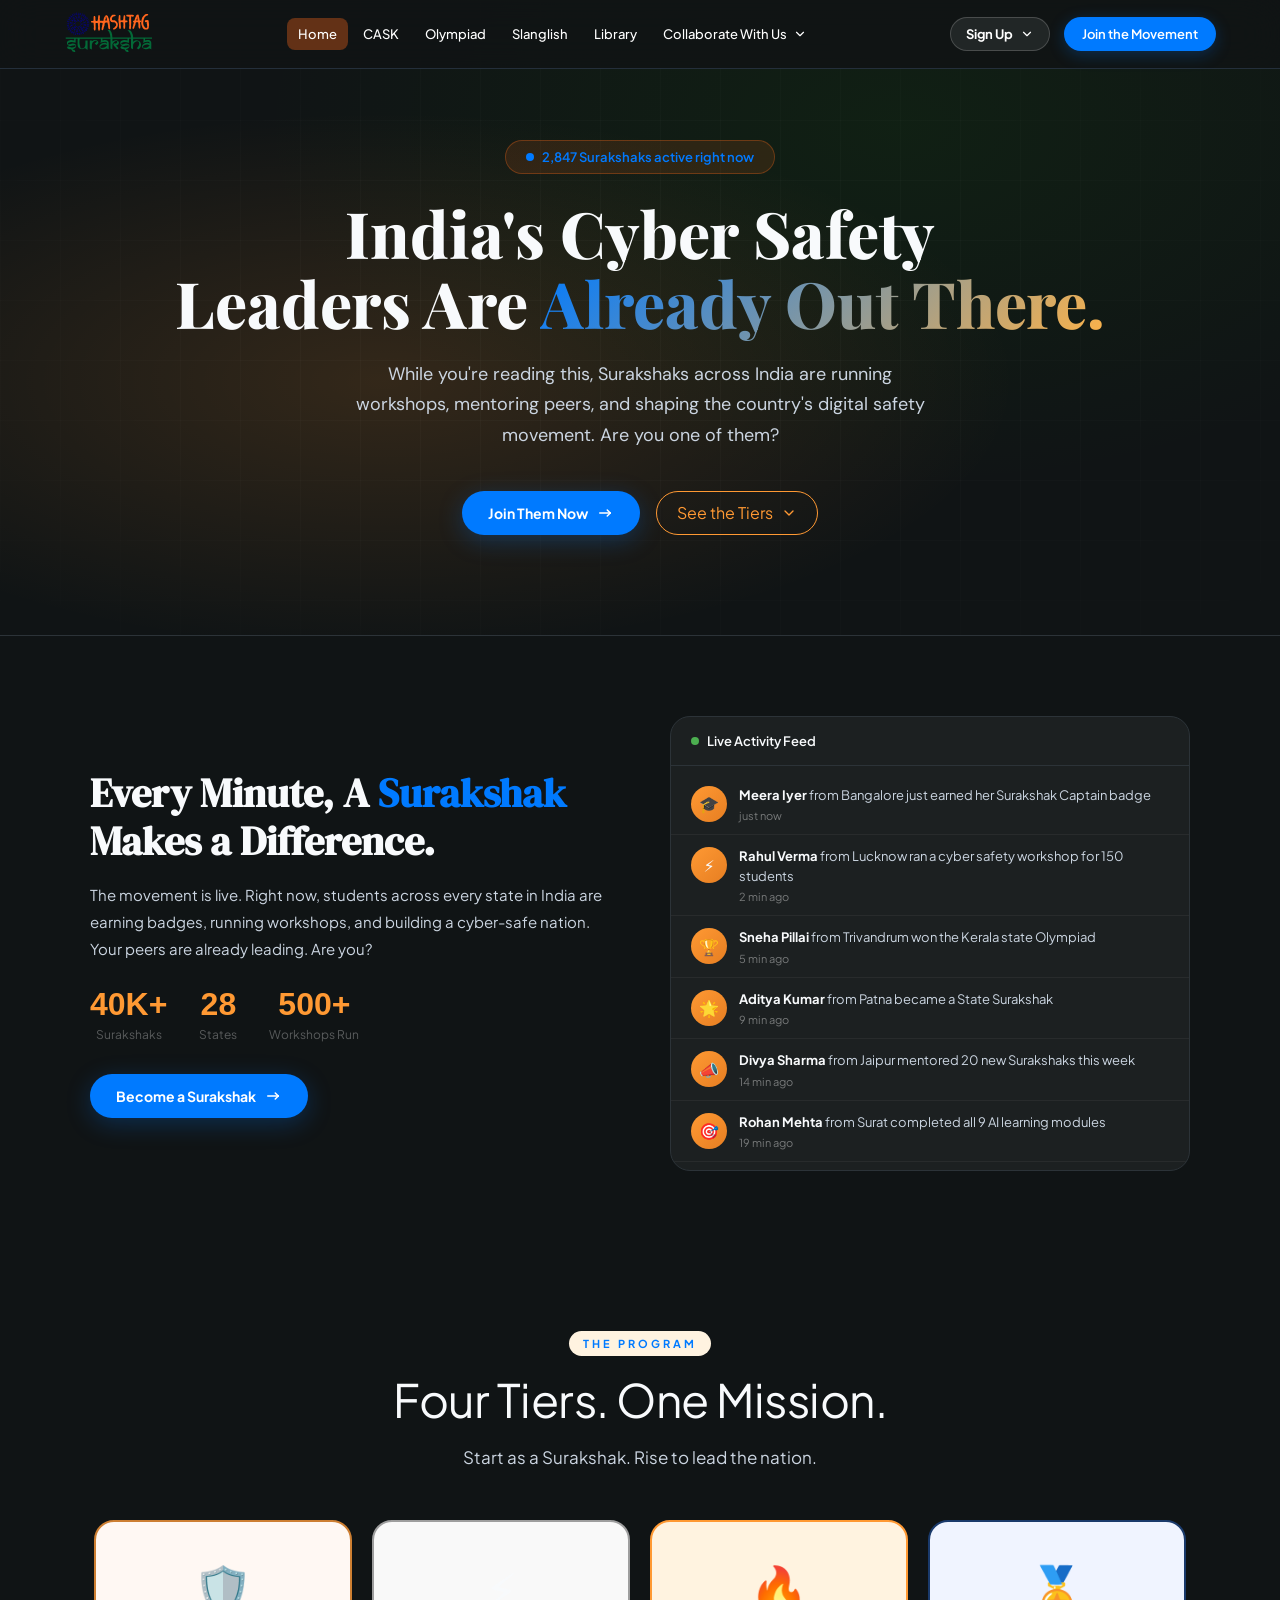
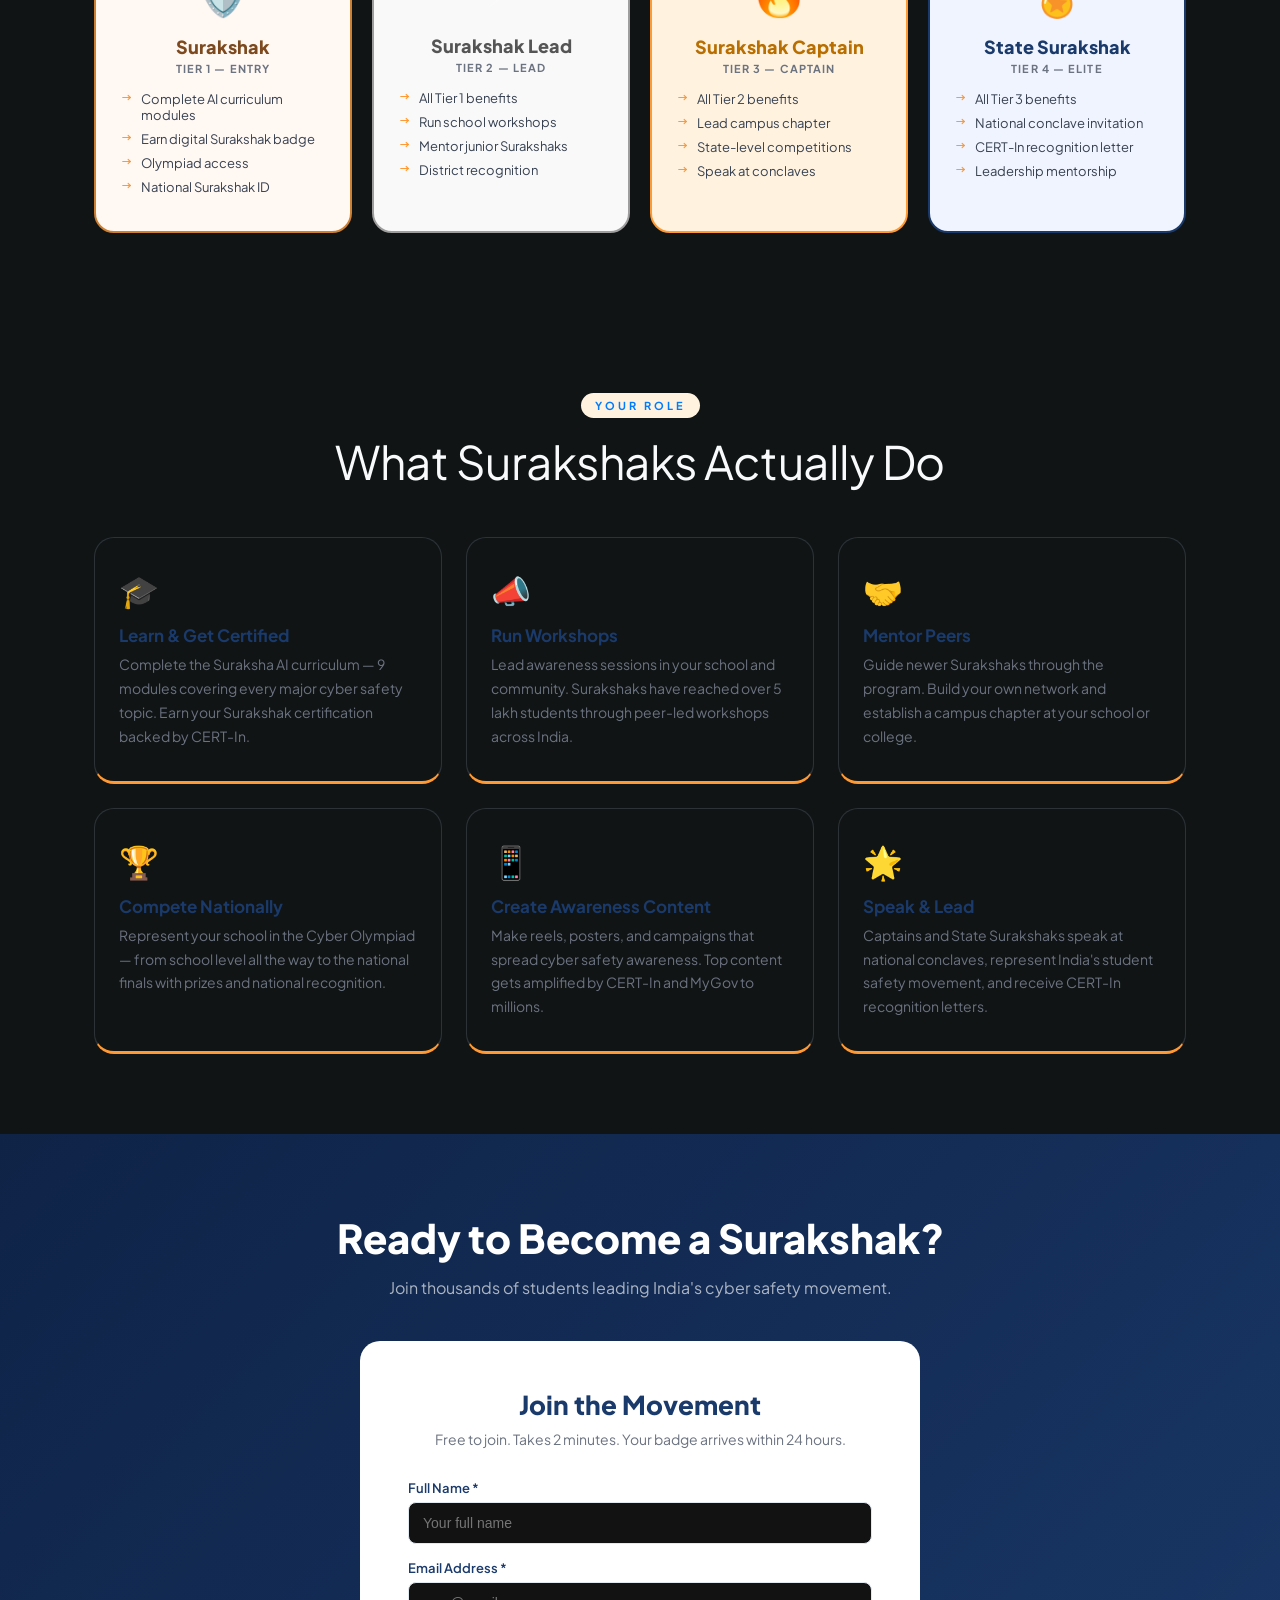
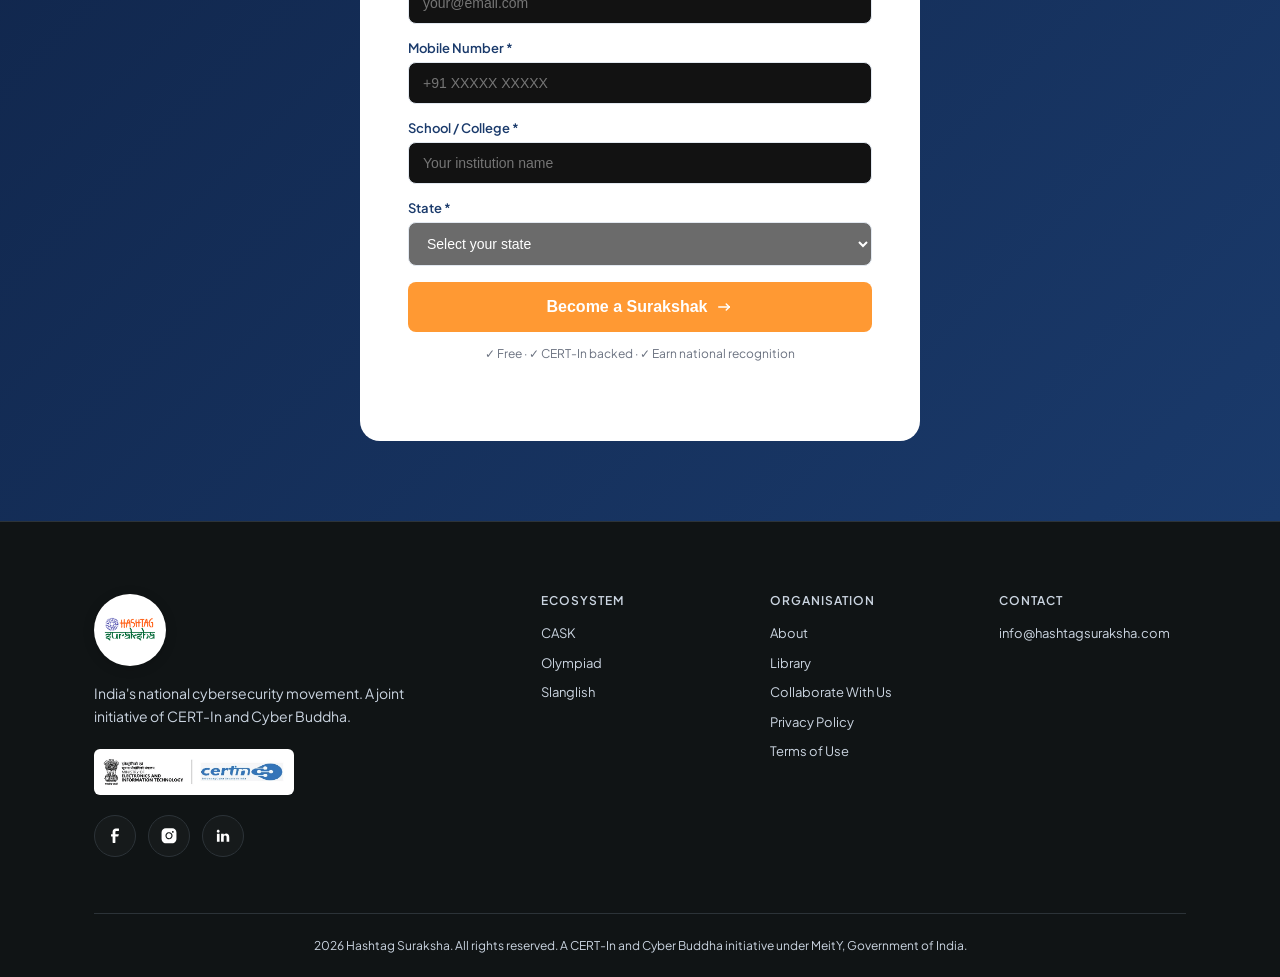
<file: surakshak.html>
<!DOCTYPE html>
<html lang="en" data-theme="dark">

<head>
  <meta charset="UTF-8" />
  <meta name="viewport" content="width=device-width, initial-scale=1.0" />
  <meta name="color-scheme" content="dark" />
  <script>
    document.documentElement.setAttribute('data-theme', 'dark');
    try {
      localStorage.setItem('hs-theme', 'dark');
      localStorage.removeItem('suraksha-theme');
    } catch (e) { }
  </script>
  <style id="darkThemePrepaint">
    html {
      background: #101415;
      color-scheme: dark;
    }

    body {
      background: #101415;
      color: #F8FAFC;
    }
  </style>
  <title>Become a Surakshak — Hashtag Suraksha</title>
  <link rel="icon" type="image/svg+xml" href="./assets/images/hashtag-favicon.png" />
  <link
    href="https://fonts.googleapis.com/css2?family=Playfair+Display:wght@700;800;900&family=DM+Serif+Display&family=DM+Sans:ital,wght@0,300;0,400;0,500;0,600;1,400&family=Space+Grotesk:wght@400;500;600;700&display=swap"
    rel="stylesheet" />
  <link rel="stylesheet" href="./assets/css/global.css" />
  <link rel="stylesheet" href="./assets/css/style.css" />
  <link rel="stylesheet" href="surakshak.css" />
  <script src="./assets/js/nav-dropdown.js" defer></script>
  <style>
    :root {
      --text-v2: rgba(255, 255, 255, 0.4);
      --text-v3: rgba(255, 255, 255, 0.3);
      --bg-v1: rgba(255, 255, 255, 0.05);
      --bg-off-white: rgba(255, 255, 255, 0.02);
    }

    [data-theme="light"] {
      --text-v2: rgba(0, 0, 0, 0.4);
      --text-v3: rgba(0, 0, 0, 0.3);
      --bg-v1: rgba(0, 0, 0, 0.05);
      --bg-off-white: rgba(0, 0, 0, 0.02);
    }

    .surakshak-hero {
      background: linear-gradient(135deg, var(--navy-dark) 0%, #1e3a6e 60%, #1A3A6B 100%);
      padding: 140px 24px 80px;
      text-align: center;
      position: relative;
      overflow: hidden;
    }

    .surakshak-hero::before {
      content: '';
      position: absolute;
      inset: 0;
      background: radial-gradient(ellipse at 30% 60%, rgba(255, 153, 51, 0.15) 0%, transparent 50%),
        radial-gradient(ellipse at 70% 20%, rgba(19, 136, 8, 0.1) 0%, transparent 50%);
    }

    .surakshak-hero .live-counter {
      display: inline-flex;
      align-items: center;
      gap: 8px;
      background: rgba(255, 153, 51, 0.15);
      border: 1px solid rgba(255, 153, 51, 0.3);
      border-radius: 999px;
      padding: 8px 20px;
      margin-bottom: 24px;
    }

    .surakshak-hero .live-dot {
      width: 8px;
      height: 8px;
      background: var(--saffron);
      border-radius: 50%;
      animation: pulse 1.5s infinite;
    }

    .surakshak-hero .live-counter span {
      font-size: 13px;
      font-weight: 600;
      color: var(--saffron);
    }

    .surakshak-hero h1 {
      font-family: 'Sora', sans-serif;
      font-size: clamp(36px, 6vw, 64px);
      font-weight: 800;
      color: white;
      line-height: 1.1;
      margin-bottom: 20px;
    }

    .surakshak-hero h1 span {
      color: var(--saffron);
    }

    .surakshak-hero p {
      font-size: 18px;
      color: rgba(255, 255, 255, 0.75);
      max-width: 580px;
      margin: 0 auto 40px;
      line-height: 1.7;
    }

    /* ── FOMO FEED FULL ── */
    .fomo-section {
      padding: 80px 24px;
      background: var(--navy-dark);
    }

    .fomo-grid {
      max-width: 1100px;
      margin: 0 auto;
      display: grid;
      grid-template-columns: 1fr 1fr;
      gap: 60px;
      align-items: center;
    }

    .fomo-text h2 {
      font-family: 'Sora', sans-serif;
      font-size: clamp(28px, 4vw, 40px);
      font-weight: 800;
      color: white;
      line-height: 1.2;
      margin-bottom: 16px;
    }

    .fomo-text h2 span {
      color: var(--saffron);
    }

    .fomo-text p {
      color: rgba(255, 255, 255, 0.65);
      font-size: 15px;
      line-height: 1.8;
      margin-bottom: 24px;
    }

    .fomo-stats {
      display: flex;
      gap: 32px;
      margin-bottom: 32px;
    }

    .fomo-stat {
      text-align: center;
    }

    .fomo-stat .num {
      font-family: 'Sora', sans-serif;
      font-size: 32px;
      font-weight: 800;
      color: var(--saffron);
    }

    .fomo-stat .lbl {
      font-size: 12px;
      color: var(--text-v3);
      margin-top: 4px;
    }

    .big-feed {
      background: rgba(255, 255, 255, 0.05);
      border: 1px solid var(--border);
      border-radius: var(--radius-lg);
      overflow: hidden;
    }

    .big-feed-header {
      padding: 16px 20px;
      border-bottom: 1px solid var(--border);
      display: flex;
      align-items: center;
      gap: 8px;
    }

    .big-feed-header .live-dot {
      width: 8px;
      height: 8px;
      background: #4CAF50;
      border-radius: 50%;
      animation: pulse 1.5s infinite;
    }

    .big-feed-header span {
      font-size: 13px;
      font-weight: 600;
      color: var(--text-primary);
    }

    .big-feed-list {
      padding: 8px 0;
      min-height: 300px;
    }

    .big-feed-item {
      display: flex;
      align-items: flex-start;
      gap: 12px;
      padding: 12px 20px;
      border-bottom: 1px solid rgba(255, 255, 255, 0.05);
      transition: background 0.2s;
    }

    .big-feed-item:hover {
      background: var(--bg-v1);
    }

    .feed-avatar {
      width: 36px;
      height: 36px;
      border-radius: 50%;
      background: linear-gradient(135deg, var(--saffron), #e67e22);
      display: flex;
      align-items: center;
      justify-content: center;
      font-size: 16px;
      flex-shrink: 0;
    }

    .feed-body {
      flex: 1;
    }

    .feed-body p {
      font-size: 13px;
      color: var(--text-secondary);
      line-height: 1.5;
      margin: 0;
    }

    .feed-body strong {
      color: var(--text-primary);
    }

    .feed-time-small {
      font-size: 11px;
      color: var(--text-v2);
      margin-top: 4px;
      display: block;
    }

    /* ── TIERS ── */
    .tiers-section {
      padding: 80px 24px;
      background: var(--bg);
    }

    .tiers-grid {
      max-width: 1100px;
      margin: 48px auto 0;
      display: grid;
      grid-template-columns: repeat(4, 1fr);
      gap: 20px;
    }

    .tier-card {
      border-radius: var(--radius-lg);
      padding: 36px 24px;
      text-align: center;
      position: relative;
      border: 2px solid var(--gray-200);
      transition: transform 0.2s, box-shadow 0.2s;
    }

    .tier-card:hover {
      transform: translateY(-4px);
      box-shadow: var(--shadow-lg);
    }

    .tier-card.tier-1 {
      border-color: #cd7f32;
      background: #fff8f3;
    }

    .tier-card.tier-2 {
      border-color: #9e9e9e;
      background: #f9f9f9;
    }

    .tier-card.tier-3 {
      border-color: var(--saffron);
      background: var(--saffron-light);
    }

    .tier-card.tier-4 {
      border-color: var(--navy);
      background: #f0f4ff;
    }

    .tier-badge {
      font-size: 48px;
      margin-bottom: 16px;
    }

    .tier-card h3 {
      font-family: 'Sora', sans-serif;
      font-size: 18px;
      font-weight: 800;
      margin-bottom: 4px;
    }

    .tier-card.tier-1 h3 {
      color: #7c4a1e;
    }

    .tier-card.tier-2 h3 {
      color: #555;
    }

    .tier-card.tier-3 h3 {
      color: #b86e00;
    }

    .tier-card.tier-4 h3 {
      color: var(--navy);
    }

    .tier-level {
      font-size: 11px;
      font-weight: 700;
      letter-spacing: 0.1em;
      text-transform: uppercase;
      color: var(--gray-500);
      margin-bottom: 16px;
    }

    .tier-perks {
      list-style: none;
      display: flex;
      flex-direction: column;
      gap: 8px;
      text-align: left;
    }

    .tier-perks li {
      font-size: 13px;
      color: var(--gray-700);
      display: flex;
      align-items: flex-start;
      gap: 8px;
    }

    .tier-perks li::before {
      content: '';
      display: inline-block;
      width: 1em;
      height: 1em;
      flex-shrink: 0;
      background-color: var(--saffron);
      -webkit-mask-image: url("data:image/svg+xml,%3Csvg xmlns='http://www.w3.org/2000/svg' width='24' height='24' viewBox='0 0 24 24' fill='none' stroke='black' stroke-width='2' stroke-linecap='round' stroke-linejoin='round'%3E%3Cpath stroke='none' d='M0 0h24v24H0z' fill='none'/%3E%3Cpath d='M5 12l14 0'/%3E%3Cpath d='M15 16l4 -4'/%3E%3Cpath d='M15 8l4 4'/%3E%3C/svg%3E");
      mask-image: url("data:image/svg+xml,%3Csvg xmlns='http://www.w3.org/2000/svg' width='24' height='24' viewBox='0 0 24 24' fill='none' stroke='black' stroke-width='2' stroke-linecap='round' stroke-linejoin='round'%3E%3Cpath stroke='none' d='M0 0h24v24H0z' fill='none'/%3E%3Cpath d='M5 12l14 0'/%3E%3Cpath d='M15 16l4 -4'/%3E%3Cpath d='M15 8l4 4'/%3E%3C/svg%3E");
      -webkit-mask-size: contain;
      mask-size: contain;
      -webkit-mask-repeat: no-repeat;
      mask-repeat: no-repeat;
      -webkit-mask-position: center;
      mask-position: center;
    }

    /* ── WHAT SURAKSHAKS DO ── */
    .do-section {
      padding: 80px 24px;
      background: var(--bg);
    }

    .do-grid {
      max-width: 1100px;
      margin: 48px auto 0;
      display: grid;
      grid-template-columns: repeat(3, 1fr);
      gap: 24px;
    }

    .do-card {
      background: var(--bg);
      border-radius: var(--radius-lg);
      padding: 32px 24px;
      border: 1px solid var(--border);
      border-bottom: 3px solid var(--saffron);
    }

    .do-icon {
      font-size: 32px;
      margin-bottom: 14px;
    }

    .do-card h3 {
      font-family: 'Sora', sans-serif;
      font-size: 17px;
      font-weight: 700;
      color: var(--navy);
      margin-bottom: 8px;
    }

    .do-card p {
      font-size: 14px;
      color: var(--gray-500);
      line-height: 1.7;
    }

    /* ── JOIN FORM ── */
    .join-section {
      padding: 80px 24px;
      background: linear-gradient(135deg, var(--navy-dark), var(--navy));
      text-align: center;
    }

    .join-box {
      max-width: 560px;
      margin: 0 auto;
      background: white;
      border-radius: var(--radius-lg);
      padding: 48px;
    }

    .join-box h2 {
      font-family: 'Sora', sans-serif;
      font-size: 26px;
      font-weight: 800;
      color: var(--navy);
      margin-bottom: 8px;
    }

    .join-box p {
      color: var(--gray-500);
      font-size: 14px;
      margin-bottom: 28px;
    }

    .form-group {
      margin-bottom: 16px;
      text-align: left;
    }

    .form-group label {
      display: block;
      font-size: 13px;
      font-weight: 600;
      color: var(--navy);
      margin-bottom: 6px;
    }

    .form-group input,
    .form-group select {
      width: 100%;
      border: 1.5px solid var(--gray-200);
      border-radius: 8px;
      padding: 12px 14px;
      font-size: 14px;
      font-family: 'Inter', sans-serif;
      outline: none;
    }

    .form-group input:focus,
    .form-group select:focus {
      border-color: var(--navy);
    }

    .join-submit {
      width: 100%;
      padding: 16px;
      background: var(--saffron);
      color: white;
      border: none;
      border-radius: 8px;
      font-family: 'Sora', sans-serif;
      font-size: 16px;
      font-weight: 700;
      cursor: pointer;
      margin-top: 8px;
      display: flex;
      align-items: center;
      justify-content: center;
      gap: 8px;
    }

    @media (max-width: 900px) {
      .fomo-grid {
        grid-template-columns: 1fr;
      }

      .tiers-grid {
        grid-template-columns: repeat(2, 1fr);
      }

      .do-grid {
        grid-template-columns: 1fr;
      }
    }

    @media (max-width: 600px) {
      .tiers-grid {
        grid-template-columns: 1fr;
      }
    }

    /* ── NAV ALWAYS WHITE ─────────────────── */
    [data-theme="dark"] .nav-logo-img {
      filter: none !important;
    }

    /* ── FOOTER ────────────────────────────── */
    .footer-grid {
      display: grid;
      grid-template-columns: 1.2fr 1fr;
      gap: 60px;
      padding-bottom: 48px;
    }

    .footer-logo-circle-link {
      display: inline-block;
      margin-bottom: 16px;
    }

    .footer-logo-circle {
      width: 72px;
      height: 72px;
      background: #fff;
      border-radius: 50%;
      display: flex;
      align-items: center;
      justify-content: center;
      padding: 10px;
      box-shadow: 0 2px 12px rgba(0, 0, 0, .18);
    }

    .footer-logo-img {
      width: 100% !important;
      height: 100% !important;
      object-fit: contain !important;
      display: block !important;
      filter: none !important;
    }

    .footer-brand>p {
      font-size: 14px;
      color: var(--text-secondary, rgba(255, 255, 255, .5));
      line-height: 1.7;
      margin-bottom: 20px;
    }

    .footer-partner-logos {
      display: flex;
      align-items: center;
      gap: 16px;
      margin-bottom: 20px;
    }

    .footer-certin-logo {
      height: 46px;
      width: auto;
      max-width: 200px;
      object-fit: contain;
      background: #fff;
      border-radius: 6px;
      padding: 4px 8px;
    }

    .footer-socials {
      display: flex;
      gap: 16px;
      flex-wrap: wrap;
    }

    .footer-socials a {
      font-size: 13px;
      color: var(--text-secondary, rgba(255, 255, 255, .5));
      transition: color .2s;
    }

    .footer-socials a:hover {
      color: var(--acc, #0891B2);
    }

    .footer-links-group {
      display: grid;
      grid-template-columns: repeat(3, 1fr);
      gap: 32px;
    }

    .footer-col h5 {
      font-size: 12px;
      font-weight: 600;
      letter-spacing: .08em;
      text-transform: uppercase;
      color: var(--text-secondary, rgba(255, 255, 255, .5));
      margin-bottom: 16px;
    }

    .footer-col a {
      display: block;
      font-size: 13px;
      font-weight: 400;
      color: var(--text-secondary, rgba(255, 255, 255, .5));
      margin-bottom: 10px;
      transition: color .2s;
    }

    .footer-col a:hover {
      color: var(--acc, #0891B2);
    }

    .footer-cta-link {
      color: var(--acc, #0891B2) !important;
      font-weight: 500 !important;
    }

    .footer-bottom {
      border-top: 1px solid var(--bdr, rgba(255, 255, 255, .1));
      padding-top: 24px;
      padding-bottom: 24px;
    }

    .footer-bottom p {
      font-size: 12px;
      color: var(--text-secondary, rgba(255, 255, 255, .4));
    }

    @media(max-width:768px) {
      .footer-grid {
        grid-template-columns: 1fr;
        gap: 40px;
      }

      .footer-links-group {
        grid-template-columns: repeat(2, 1fr);
      }
    }

    @media(max-width:480px) {
      .footer-links-group {
        grid-template-columns: 1fr;
      }
    }

    a.btn-ghost {
      display: inline-flex;
      align-items: center;
      gap: 8px;
      border: 1px solid var(--saffron);
      border-radius: 25px;
      padding: 10px 20px;
      color: var(--saffron);
      transition: all 0.3s ease;
    }

    a.btn-ghost:hover {
      background: var(--saffron);
      transform: translateY(-2px);
      color: #fff;
      box-shadow: 0 8px 28px rgba(255, 153, 51, 0.45);
    }

    @media (max-width: 1100px) {
      .tiers-grid {
        grid-template-columns: repeat(2, 1fr);
      }
    }

    @media (max-width: 767px) {
      .tiers-grid {
        grid-template-columns: 1fr;
      }

      .tiers-section,
      .do-section,
      .join-section {
        padding-top: 32px;
        padding-bottom: 32px;
      }
    }
  </style>
</head>

<body>
  <div id="cursorGlow" class="cursor-glow"></div>

  <!-- NAV -->
  <nav class="nav" id="navbar">
    <div class="nav-inner">
      <a href="index.html" class="nav-logo">
        <img src="assets/logo-suraksha.svg" alt="#Suraksha" class="nav-logo-img" />
      </a>
      <ul class="nav-links">
        <li><a href="index.html" class="active">Home</a></li>
        <li><a href="platform.html">CASK</a></li>
        <!-- <li><a href="surakshak.html">Surakshak</a></li> -->
        <li><a href="olympiad.html">Olympiad</a></li>
        <!-- <li><a href="phishnchip.html">The Phish &amp; Chip Show</a></li> -->
        <li><a href="https://slanglish.cyberbuddhas.com/">Slanglish</a></li>
        <li><a href="resources.html">Library</a></li>
        <li class="nav-dropdown">
          <a href="sponsor.html" class="nav-dropdown-link">Collaborate With Us <span class="nav-dropdown-arrow"
              aria-hidden="true"></span></a>
          <div class="nav-dropdown-menu" aria-label="Collaborate With Us options">
            <a href="sponsor.html">For Corporates</a>
            <a href="schools-registration.html">For Schools</a>
          </div>
        </li>
      </ul>
      <div class="nav-right">
        <div class="nav-dropdown nav-signup-dropdown">
          <button type="button" class="nav-signup-btn">Sign Up <span class="nav-dropdown-arrow"
              aria-hidden="true"></span></button>
          <div class="nav-dropdown-menu nav-signup-menu" aria-label="Sign Up options">
            <a href="https://cask.ai.in/auth/signup" target="_blank">Student Signup</a>
            <a href="https://cask.ai.in/auth/signup?as=staff" target="_blank">School Signup</a>
          </div>
        </div>
        <a href="surakshak.html" class="nav-cta">Join the Movement</a>
      </div>
      <div class="nav-right-mobile">
        <button class="hamburger" id="hamburger" type="button" aria-label="Open mobile menu" aria-expanded="false"
          aria-controls="mobileMenu">
          <svg class="menu-icon" viewBox="0 0 24 24" fill="none" stroke="currentColor" stroke-width="2"
            stroke-linecap="round" stroke-linejoin="round" aria-hidden="true">
            <path d="M4 6h16" />
            <path d="M4 12h16" />
            <path d="M4 18h16" />
          </svg>
          <svg class="close-icon" viewBox="0 0 24 24" fill="none" stroke="currentColor" stroke-width="2"
            stroke-linecap="round" stroke-linejoin="round" aria-hidden="true">
            <path d="M18 6 6 18" />
            <path d="m6 6 12 12" />
          </svg>
        </button>
      </div>
    </div>
    <div class="mobile-menu" id="mobileMenu">
      <a href="index.html">Home</a>
      <a href="platform.html">CASK</a>
      <!-- <a href="surakshak.html">Surakshak</a> -->
      <a href="olympiad.html">Olympiad</a>
      <!-- <a href="phishnchip.html">The Phish &amp; Chip Show</a> -->
      <a href="https://slanglish.cyberbuddhas.com/">Slanglish</a>
      <a href="resources.html">Library</a>
      <div class="mobile-nav-dropdown" data-mobile-dropdown>
        <div class="mobile-nav-dropdown-head">
          <a href="sponsor.html">Collaborate With Us</a>
          <button type="button" class="mobile-nav-dropdown-toggle" data-mobile-dropdown-toggle aria-expanded="false"
            aria-label="Open Collaborate With Us options">
            <svg class="mobile-arrow mobile-arrow-down" viewBox="0 0 24 24" fill="none" stroke="currentColor"
              stroke-width="2" stroke-linecap="round" stroke-linejoin="round" aria-hidden="true">
              <path stroke="none" d="M0 0h24v24H0z" fill="none" />
              <path d="M6 9l6 6l6 -6" />
            </svg>
            <svg class="mobile-arrow mobile-arrow-up" viewBox="0 0 24 24" fill="none" stroke="currentColor"
              stroke-width="2" stroke-linecap="round" stroke-linejoin="round" aria-hidden="true">
              <path stroke="none" d="M0 0h24v24H0z" fill="none" />
              <path d="M6 15l6 -6l6 6" />
            </svg>
          </button>
        </div>
        <div class="mobile-nav-dropdown-menu">
          <a href="sponsor.html">For Corporates</a>
          <a href="schools-registration.html">For Schools</a>
        </div>
      </div>
      <div class="mobile-nav-dropdown mobile-signup-dropdown" data-mobile-dropdown>
        <div class="mobile-nav-dropdown-head">
          <a href="olympiad.html#register">Sign Up</a>
          <button type="button" class="mobile-nav-dropdown-toggle" data-mobile-dropdown-toggle aria-expanded="false"
            aria-label="Open Sign Up options">
            <svg class="mobile-arrow mobile-arrow-down" viewBox="0 0 24 24" fill="none" stroke="currentColor"
              stroke-width="2" stroke-linecap="round" stroke-linejoin="round" aria-hidden="true">
              <path stroke="none" d="M0 0h24v24H0z" fill="none" />
              <path d="M6 9l6 6l6 -6" />
            </svg>
            <svg class="mobile-arrow mobile-arrow-up" viewBox="0 0 24 24" fill="none" stroke="currentColor"
              stroke-width="2" stroke-linecap="round" stroke-linejoin="round" aria-hidden="true">
              <path stroke="none" d="M0 0h24v24H0z" fill="none" />
              <path d="M6 15l6 -6l6 6" />
            </svg>
          </button>
        </div>
        <div class="mobile-nav-dropdown-menu">
          <a href="https://cask.ai.in/auth/signup" target="_blank">Student Signup</a>
          <a href="https://cask.ai.in/auth/signup?as=staff" target="_blank">School Signup</a>
        </div>
      </div>
      <a href="surakshak.html" class="mobile-cta">Join the Movement</a>
    </div>
  </nav>

  <!-- HERO -->
  <section class="surakshak-hero">
    <div style="position:relative;z-index:1">
      <div class="live-counter">
        <div class="live-dot"></div>
        <span id="heroCount">2,847 Surakshaks active right now</span>
      </div>
      <h1>India's Cyber Safety<br />Leaders Are <span>Already Out There.</span></h1>
      <p>While you're reading this, Surakshaks across India are running workshops, mentoring peers, and shaping the
        country's digital safety movement. Are you one of them?</p>
      <div style="display:flex;gap:16px;justify-content:center;flex-wrap:wrap">
        <a href="#join" class="btn-primary">Join Them Now <span class="icon-arrow-right" aria-hidden="true"></span></a>
        <a href="#tiers" class="btn-ghost">See the Tiers <span class="icon-arrow-down" aria-hidden="true"></span></a>
      </div>
    </div>
  </section>

  <!-- FOMO LIVE FEED -->
  <section class="fomo-section">
    <div class="fomo-grid">
      <div class="fomo-text">
        <h2>Every Minute, A <span>Surakshak</span> Makes a Difference.</h2>
        <p>The movement is live. Right now, students across every state in India are earning badges, running workshops,
          and building a cyber-safe nation. Your peers are already leading. Are you?</p>
        <div class="fomo-stats">
          <div class="fomo-stat">
            <div class="num">40K+</div>
            <div class="lbl">Surakshaks</div>
          </div>
          <div class="fomo-stat">
            <div class="num">28</div>
            <div class="lbl">States</div>
          </div>
          <div class="fomo-stat">
            <div class="num">500+</div>
            <div class="lbl">Workshops Run</div>
          </div>
        </div>
        <a href="#join" class="btn-primary">Become a Surakshak <span class="icon-arrow-right"
            aria-hidden="true"></span></a>
      </div>
      <div>
        <div class="big-feed">
          <div class="big-feed-header">
            <div class="live-dot"></div>
            <span>Live Activity Feed</span>
          </div>
          <div class="big-feed-list" id="bigFeed">
            <div class="big-feed-item">
              <div class="feed-avatar">🎓</div>
              <div class="feed-body">
                <p><strong>Meera Iyer</strong> from Bangalore just earned her Surakshak Captain badge</p>
                <span class="feed-time-small">just now</span>
              </div>
            </div>
            <div class="big-feed-item">
              <div class="feed-avatar">⚡</div>
              <div class="feed-body">
                <p><strong>Rahul Verma</strong> from Lucknow ran a cyber safety workshop for 150 students</p>
                <span class="feed-time-small">2 min ago</span>
              </div>
            </div>
            <div class="big-feed-item">
              <div class="feed-avatar">🏆</div>
              <div class="feed-body">
                <p><strong>Sneha Pillai</strong> from Trivandrum won the Kerala state Olympiad</p>
                <span class="feed-time-small">5 min ago</span>
              </div>
            </div>
            <div class="big-feed-item">
              <div class="feed-avatar">🌟</div>
              <div class="feed-body">
                <p><strong>Aditya Kumar</strong> from Patna became a State Surakshak</p>
                <span class="feed-time-small">9 min ago</span>
              </div>
            </div>
            <div class="big-feed-item">
              <div class="feed-avatar">📣</div>
              <div class="feed-body">
                <p><strong>Divya Sharma</strong> from Jaipur mentored 20 new Surakshaks this week</p>
                <span class="feed-time-small">14 min ago</span>
              </div>
            </div>
            <div class="big-feed-item">
              <div class="feed-avatar">🎯</div>
              <div class="feed-body">
                <p><strong>Rohan Mehta</strong> from Surat completed all 9 AI learning modules</p>
                <span class="feed-time-small">19 min ago</span>
              </div>
            </div>
          </div>
        </div>
      </div>
    </div>
  </section>

  <!-- TIERS -->
  <section class="tiers-section" id="tiers">
    <div class="container">
      <span class="section-tag center">The Program</span>
      <h2 class="section-title center">Four Tiers. One Mission.</h2>
      <p class="section-sub center">Start as a Surakshak. Rise to lead the nation.</p>
      <div class="tiers-grid">
        <div class="tier-card tier-1">
          <div class="tier-badge">🛡️</div>
          <h3>Surakshak</h3>
          <div class="tier-level">Tier 1 — Entry</div>
          <ul class="tier-perks">
            <li>Complete AI curriculum modules</li>
            <li>Earn digital Surakshak badge</li>
            <li>Olympiad access</li>
            <li>National Surakshak ID</li>
          </ul>
        </div>
        <div class="tier-card tier-2">
          <div class="tier-badge">⚡</div>
          <h3>Surakshak Lead</h3>
          <div class="tier-level">Tier 2 — Lead</div>
          <ul class="tier-perks">
            <li>All Tier 1 benefits</li>
            <li>Run school workshops</li>
            <li>Mentor junior Surakshaks</li>
            <li>District recognition</li>
          </ul>
        </div>
        <div class="tier-card tier-3">
          <div class="tier-badge">🔥</div>
          <h3>Surakshak Captain</h3>
          <div class="tier-level">Tier 3 — Captain</div>
          <ul class="tier-perks">
            <li>All Tier 2 benefits</li>
            <li>Lead campus chapter</li>
            <li>State-level competitions</li>
            <li>Speak at conclaves</li>
          </ul>
        </div>
        <div class="tier-card tier-4">
          <div class="tier-badge">🏅</div>
          <h3>State Surakshak</h3>
          <div class="tier-level">Tier 4 — Elite</div>
          <ul class="tier-perks">
            <li>All Tier 3 benefits</li>
            <li>National conclave invitation</li>
            <li>CERT-In recognition letter</li>
            <li>Leadership mentorship</li>
          </ul>
        </div>
      </div>
    </div>
  </section>

  <!-- WHAT SURAKSHAKS DO -->
  <section class="do-section">
    <div class="container">
      <span class="section-tag center">Your Role</span>
      <h2 class="section-title center">What Surakshaks Actually Do</h2>
      <div class="do-grid">
        <div class="do-card">
          <div class="do-icon">🎓</div>
          <h3>Learn & Get Certified</h3>
          <p>Complete the Suraksha AI curriculum — 9 modules covering every major cyber safety topic. Earn your
            Surakshak certification backed by CERT-In.</p>
        </div>
        <div class="do-card">
          <div class="do-icon">📣</div>
          <h3>Run Workshops</h3>
          <p>Lead awareness sessions in your school and community. Surakshaks have reached over 5 lakh students through
            peer-led workshops across India.</p>
        </div>
        <div class="do-card">
          <div class="do-icon">🤝</div>
          <h3>Mentor Peers</h3>
          <p>Guide newer Surakshaks through the program. Build your own network and establish a campus chapter at your
            school or college.</p>
        </div>
        <div class="do-card">
          <div class="do-icon">🏆</div>
          <h3>Compete Nationally</h3>
          <p>Represent your school in the Cyber Olympiad — from school level all the way to the national finals with
            prizes and national recognition.</p>
        </div>
        <div class="do-card">
          <div class="do-icon">📱</div>
          <h3>Create Awareness Content</h3>
          <p>Make reels, posters, and campaigns that spread cyber safety awareness. Top content gets amplified by
            CERT-In and MyGov to millions.</p>
        </div>
        <div class="do-card">
          <div class="do-icon">🌟</div>
          <h3>Speak & Lead</h3>
          <p>Captains and State Surakshaks speak at national conclaves, represent India's student safety movement, and
            receive CERT-In recognition letters.</p>
        </div>
      </div>
    </div>
  </section>

  <!-- JOIN FORM -->
  <section class="join-section" id="join">
    <div style="text-align:center;margin-bottom:40px">
      <h2
        style="font-family:'Sora',sans-serif;font-size:clamp(28px,4vw,40px);font-weight:800;color:white;margin-bottom:12px">
        Ready to Become a Surakshak?</h2>
      <p style="color:rgba(255,255,255,0.65);font-size:16px">Join thousands of students leading India's cyber safety
        movement.</p>
    </div>
    <div class="join-box">
      <h2>Join the Movement</h2>
      <p>Free to join. Takes 2 minutes. Your badge arrives within 24 hours.</p>
      <div class="form-group">
        <label>Full Name *</label>
        <input type="text" placeholder="Your full name" />
      </div>
      <div class="form-group">
        <label>Email Address *</label>
        <input type="email" placeholder="your@email.com" />
      </div>
      <div class="form-group">
        <label>Mobile Number *</label>
        <input type="tel" placeholder="+91 XXXXX XXXXX" />
      </div>
      <div class="form-group">
        <label>School / College *</label>
        <input type="text" placeholder="Your institution name" />
      </div>
      <div class="form-group">
        <label>State *</label>
        <select>
          <option value="">Select your state</option>
          <option>Andhra Pradesh</option>
          <option>Assam</option>
          <option>Bihar</option>
          <option>Delhi</option>
          <option>Gujarat</option>
          <option>Haryana</option>
          <option>Karnataka</option>
          <option>Kerala</option>
          <option>Madhya Pradesh</option>
          <option>Maharashtra</option>
          <option>Punjab</option>
          <option>Rajasthan</option>
          <option>Tamil Nadu</option>
          <option>Telangana</option>
          <option>Uttar Pradesh</option>
          <option>West Bengal</option>
          <option>Other</option>
        </select>
      </div>
      <button class="join-submit" onclick="joinNow()">Become a Surakshak <span class="icon-arrow-right"
          aria-hidden="true"></span></button>
      <p style="font-size:12px;color:var(--gray-500);text-align:center;margin-top:12px">✓ Free · ✓ CERT-In backed · ✓
        Earn national recognition</p>
    </div>
  </section>

  <!-- FOOTER -->
  <footer class="footer">
    <div class="container">
      <div class="footer-grid">
        <div class="footer-brand">
          <a href="index.html" class="footer-logo-circle-link">
            <div class="footer-logo-circle">
              <img src="assets/logo-suraksha.png" alt="Hashtag Suraksha" class="footer-logo-img" />
            </div>
          </a>
          <p>India's national cybersecurity movement. A joint initiative of CERT-In and Cyber Buddha.</p>
          <div class="footer-partner-logos">
            <img src="assets/logo-certin.png" alt="MeitY &amp; CERT-In" class="footer-certin-logo" />
          </div>
          <div class="footer-socials">
            <a href="https://www.facebook.com/hashtagsuraksha" target="_blank" rel="noopener">
              <svg xmlns="http://www.w3.org/2000/svg" width="20" height="21" viewBox="0 0 20 21" fill="none">
                <g id="Icon / Facebook">
                  <path id="Vector"
                    d="M13.7507 5.24023H11.2507C10.7904 5.24023 10.4173 5.61333 10.4173 6.07357V8.57357H13.7507C13.8454 8.57147 13.9353 8.61557 13.9917 8.69182C14.048 8.76807 14.0638 8.8669 14.034 8.9569L13.4173 10.7902C13.3605 10.9585 13.2032 11.0722 13.0257 11.0736H10.4173V17.3236C10.4173 17.5537 10.2307 17.7402 10.0007 17.7402H7.91732C7.6872 17.7402 7.50065 17.5537 7.50065 17.3236V11.0736H6.25065C6.02053 11.0736 5.83398 10.887 5.83398 10.6569V8.99023C5.83398 8.76015 6.02053 8.57357 6.25065 8.57357H7.50065V6.07357C7.50065 4.23262 8.99307 2.74023 10.834 2.74023H13.7507C13.9807 2.74023 14.1673 2.92678 14.1673 3.1569V4.82357C14.1673 5.05368 13.9807 5.24023 13.7507 5.24023Z"
                    fill="white"></path>
                </g>
              </svg>
            </a>
            <a href="https://www.instagram.com/hashtag.suraksha" target="_blank" rel="noopener">
              <svg xmlns="http://www.w3.org/2000/svg" width="20" height="21" viewBox="0 0 20 21" fill="none">
                <g id="instagram-logo-fill-svgrepo-com 1">
                  <path id="Vector"
                    d="M12.5 10.2402C12.5 10.7347 12.3534 11.218 12.0787 11.6292C11.804 12.0403 11.4135 12.3607 10.9567 12.5499C10.4999 12.7392 9.99723 12.7887 9.51227 12.6922C9.02732 12.5957 8.58186 12.3576 8.23223 12.008C7.8826 11.6584 7.6445 11.2129 7.54804 10.728C7.45157 10.243 7.50108 9.74034 7.6903 9.28353C7.87952 8.82671 8.19995 8.43626 8.61107 8.16156C9.0222 7.88686 9.50555 7.74023 10 7.74023C10.6628 7.74099 11.2983 8.00463 11.7669 8.4733C12.2356 8.94198 12.4992 9.57743 12.5 10.2402ZM17.8125 6.80273V13.6777C17.8112 14.8377 17.3498 15.9497 16.5296 16.7699C15.7095 17.5901 14.5974 18.0514 13.4375 18.0527H6.5625C5.40258 18.0514 4.29055 17.5901 3.47036 16.7699C2.65017 15.9497 2.18881 14.8377 2.1875 13.6777V6.80273C2.18881 5.64282 2.65017 4.53078 3.47036 3.71059C4.29055 2.89041 5.40258 2.42905 6.5625 2.42773H13.4375C14.5974 2.42905 15.7095 2.89041 16.5296 3.71059C17.3498 4.53078 17.8112 5.64282 17.8125 6.80273ZM13.75 10.2402C13.75 9.49855 13.5301 8.77353 13.118 8.15685C12.706 7.54016 12.1203 7.05951 11.4351 6.77569C10.7498 6.49186 9.99584 6.4176 9.26841 6.56229C8.54098 6.70698 7.8728 7.06414 7.34835 7.58858C6.8239 8.11303 6.46675 8.78122 6.32206 9.50865C6.17736 10.2361 6.25162 10.9901 6.53545 11.6753C6.81928 12.3605 7.29993 12.9462 7.91661 13.3582C8.5333 13.7703 9.25832 13.9902 10 13.9902C10.9942 13.9891 11.9474 13.5937 12.6504 12.8906C13.3534 12.1876 13.7489 11.2345 13.75 10.2402ZM15 6.17773C15 5.99231 14.945 5.81106 14.842 5.65689C14.739 5.50272 14.5926 5.38255 14.4213 5.3116C14.25 5.24064 14.0615 5.22207 13.8796 5.25825C13.6977 5.29442 13.5307 5.38371 13.3996 5.51482C13.2685 5.64593 13.1792 5.81298 13.143 5.99484C13.1068 6.17669 13.1254 6.36519 13.1964 6.5365C13.2673 6.70781 13.3875 6.85422 13.5417 6.95724C13.6958 7.06025 13.8771 7.11523 14.0625 7.11523C14.3111 7.11523 14.5496 7.01646 14.7254 6.84065C14.9012 6.66483 15 6.42637 15 6.17773Z"
                    fill="white"></path>
                </g>
              </svg>
            </a>
            <a href="https://www.linkedin.com/company/hashtag-suraksha" target="_blank" rel="noopener">
              <svg xmlns="http://www.w3.org/2000/svg" width="24" height="25" viewBox="0 0 24 25" fill="none">
                <g id="Linkedin">
                  <path id="Vector"
                    d="M19.8184 13.9236V19.4397C19.8184 19.5752 19.7023 19.6913 19.5668 19.6913H16.7216C16.5861 19.6913 16.47 19.5752 16.47 19.4397V14.3107C16.47 12.9558 15.9861 12.0268 14.7668 12.0268C13.8377 12.0268 13.2958 12.6461 13.0442 13.2461C12.9474 13.459 12.9281 13.7687 12.9281 14.059V19.4397C12.9281 19.5752 12.8119 19.6913 12.6764 19.6913H9.85064C9.71516 19.6913 9.59903 19.5752 9.59903 19.4397C9.59903 18.0655 9.63774 11.4268 9.59903 9.8784C9.59903 9.74292 9.71516 9.62679 9.85064 9.62679H12.6958C12.8313 9.62679 12.9474 9.74292 12.9474 9.8784V11.059C12.9474 11.0784 12.9281 11.0784 12.9281 11.0978H12.9474V11.059C13.3926 10.3816 14.1861 9.39453 15.9668 9.39453C18.1732 9.39453 19.8184 10.8461 19.8184 13.9236ZM4.64419 19.7107H7.48935C7.62484 19.7107 7.74097 19.5945 7.74097 19.459V9.8784C7.74097 9.74292 7.62484 9.62679 7.48935 9.62679H4.64419C4.50871 9.62679 4.39258 9.74292 4.39258 9.8784V19.459C4.41193 19.5945 4.50871 19.7107 4.64419 19.7107Z"
                    fill="white"></path>
                  <path id="Vector_2"
                    d="M5.97969 8.36953C6.9738 8.36953 7.77969 7.56364 7.77969 6.56953C7.77969 5.57542 6.9738 4.76953 5.97969 4.76953C4.98557 4.76953 4.17969 5.57542 4.17969 6.56953C4.17969 7.56364 4.98557 8.36953 5.97969 8.36953Z"
                    fill="white"></path>
                </g>
              </svg>
            </a>
          </div>
        </div>
        <div class="footer-links-group">
          <div class="footer-col">
            <h5>Ecosystem</h5>
            <a href="platform.html">CASK</a>
            <!-- <a href="surakshak.html">Surakshak</a> -->
            <a href="olympiad.html">Olympiad</a>
            <!-- <a href="phishnchip.html">The Phish &amp; Chip Show</a> -->
            <a href="https://slanglish.cyberbuddhas.com/">Slanglish</a>
          </div>
          <div class="footer-col">
            <h5>Organisation</h5>
            <a href="#about">About</a>
            <a href="resources.html">Library</a>
            <a href="partner.html">Collaborate With Us</a>
            <a href="https://hashtagsuraksha.com/privacy-policy" target="_blank" rel="noopener">Privacy Policy</a>
            <a href="https://hashtagsuraksha.com/terms-of-use" target="_blank" rel="noopener">Terms of Use</a>
          </div>
          <div class="footer-col">
            <h5>Contact</h5>
            <a href="mailto:info@hashtagsuraksha.com">info@hashtagsuraksha.com</a>
            <!-- <a href="partner.html" class="footer-cta-link">Become a Partner</a> -->
            <!-- <a href="surakshak.html" class="footer-cta-link">Join Surakshak</a> -->
          </div>
        </div>
      </div>
      <div class="footer-bottom">
        <p>2026 Hashtag Suraksha. All rights reserved. A CERT-In and Cyber Buddha initiative under MeitY, Government of
          India.</p>
      </div>
    </div>
  </footer>
  <style>
    .footer {
      background: var(--bg) !important;
      border-top: 1px solid var(--border) !important;
    }

    .footer .container {
      max-width: 1140px;
      margin: 0 auto;
      padding: 0 24px;
    }

    .footer-grid {
      display: grid !important;
      grid-template-columns: minmax(260px, 0.95fr) minmax(0, 1.65fr) !important;
      gap: clamp(36px, 6vw, 76px) !important;
      align-items: start !important;
      padding-bottom: clamp(36px, 5vw, 56px) !important;
    }

    .footer-brand {
      max-width: 380px !important;
    }

    .footer-logo-circle-link {
      display: inline-block !important;
      margin-bottom: 16px !important;
    }

    .footer-logo-circle {
      width: 72px !important;
      height: 72px !important;
      background: #fff !important;
      border-radius: 50% !important;
      display: flex !important;
      align-items: center !important;
      justify-content: center !important;
      padding: 10px !important;
      box-shadow: 0 2px 12px rgba(0, 0, 0, 0.18) !important;
    }

    .footer-logo-img {
      width: 100% !important;
      height: 100% !important;
      object-fit: contain !important;
      display: block !important;
      filter: none !important;
    }

    .footer-brand>p {
      font-size: 14px !important;
      color: var(--text-secondary) !important;
      line-height: 1.7 !important;
      max-width: 340px !important;
      margin: 0 0 20px !important;
    }

    .footer-partner-logos {
      display: flex !important;
      align-items: center !important;
      flex-wrap: wrap !important;
      gap: 16px !important;
      margin-bottom: 20px !important;
    }

    .footer-certin-logo {
      height: 46px !important;
      width: auto !important;
      max-width: 200px !important;
      object-fit: contain !important;
      background: #fff !important;
      border-radius: 6px !important;
      padding: 4px 8px !important;
    }

    .footer-socials {
      display: flex !important;
      flex-wrap: wrap !important;
      gap: 12px !important;
    }

    .footer-socials a {
      width: 42px !important;
      height: 42px !important;
      padding: 8px !important;
      display: inline-flex !important;
      align-items: center !important;
      justify-content: center !important;
      flex: 0 0 42px !important;
      color: var(--text-secondary) !important;
      border: 1px solid var(--border) !important;
      border-radius: 999px !important;
      background: rgba(255, 255, 255, 0.025) !important;
      text-decoration: none !important;
      transition: color 0.2s, border-color 0.2s, background 0.2s, transform 0.2s !important;
    }

    .footer-socials a:hover {
      color: var(--primary) !important;
      border-color: var(--text-primary) !important;
      background: rgba(0, 122, 255, 0.08) !important;
      transform: translateY(-2px) !important;
    }

    .footer-socials a:focus-visible {
      outline: 2px solid var(--primary) !important;
      outline-offset: 3px !important;
    }

    .footer-socials svg {
      display: block !important;
      width: 20px !important;
      height: 20px !important;
    }

    [data-theme="light"] .footer-socials a svg path {
      fill: #111827 !important;
    }

    .footer-links-group {
      display: grid !important;
      grid-template-columns: repeat(3, minmax(0, 1fr)) !important;
      gap: clamp(24px, 4vw, 42px) !important;
      align-items: start !important;
    }

    .footer-col {
      min-width: 0 !important;
    }

    .footer-col h5 {
      font-family: var(--font-ui) !important;
      font-size: 12px !important;
      font-weight: 600 !important;
      letter-spacing: 0.08em !important;
      text-transform: uppercase !important;
      color: var(--text-secondary) !important;
      margin: 0 0 16px !important;
    }

    .footer-col a {
      display: block !important;
      font-family: var(--font-ui) !important;
      font-size: 13px !important;
      font-weight: 400 !important;
      line-height: 1.5 !important;
      color: var(--text-secondary) !important;
      text-decoration: none !important;
      margin-bottom: 10px !important;
      overflow-wrap: anywhere !important;
      transition: color 0.2s !important;
    }

    /* .footer-col a:hover { color: var(--primary) !important; } */
    .footer-cta-link {
      color: var(--primary) !important;
      font-weight: 500 !important;
    }

    .footer-bottom {
      border-top: 1px solid var(--border) !important;
      padding: 22px 0 !important;
      text-align: center !important;
    }

    .footer-bottom p {
      font-family: var(--font-ui) !important;
      font-size: 12px !important;
      line-height: 1.6 !important;
      color: var(--text-secondary) !important;
      max-width: 880px !important;
      margin: 0 auto !important;
    }

    @media (max-width: 1100px) {
      .footer-grid {
        grid-template-columns: 1fr !important;
        gap: 36px !important;
      }

      .footer-brand {
        max-width: 680px !important;
      }

      .footer-brand>p {
        max-width: 620px !important;
      }
    }

    @media (max-width: 560px) {
      .footer {
        padding-top: 44px !important;
      }

      .footer-grid,
      .footer-brand {
        text-align: center !important;
      }

      .footer-brand>p {
        margin: 0 auto 20px !important;
        max-width: none !important;
      }

      .footer-bottom p {
        margin: 0 auto !important;
        max-width: none !important;
      }

      .footer-partner-logos,
      .footer-socials {
        justify-content: center !important;
      }

      .footer-links-group {
        grid-template-columns: 1fr !important;
        gap: 24px !important;
      }

      .footer-col a {
        margin-left: auto !important;
        margin-right: auto !important;
      }
    }
  </style>

  <script src="main.js"></script>
  <script>
    // Animate hero counter
    let count = 2847;
    setInterval(() => {
      count += Math.floor(Math.random() * 3);
      document.getElementById('heroCount').textContent = count.toLocaleString('en-IN') + ' Surakshaks active right now';
    }, 8000);

    // Live big feed
    const feedActivities = [
      { emoji: '🎓', text: '<strong>Priya Reddy</strong> from Hyderabad completed her Surakshak badge' },
      { emoji: '⚡', text: '<strong>Kabir Singh</strong> from Chandigarh ran a workshop for 200 students' },
      { emoji: '🏆', text: '<strong>Ananya Das</strong> from Kolkata won the district Olympiad' },
      { emoji: '🌟', text: '<strong>Arjun Nair</strong> from Kochi became a Surakshak Captain' },
      { emoji: '📣', text: '<strong>Pooja Nair</strong> from Kochi spoke at the state conclave' },
      { emoji: '🎯', text: '<strong>Vijay Rao</strong> from Chennai created a viral awareness reel' },
      { emoji: '🤝', text: '<strong>Simran Kaur</strong> from Amritsar inducted 12 new Surakshaks' },
      { emoji: '📱', text: '<strong>Dev Patel</strong> from Ahmedabad completed all 9 AI modules' },
    ];

    const times = ['just now', '1 min ago', '3 min ago', '6 min ago', '9 min ago', '14 min ago', '21 min ago'];

    const bigFeed = document.getElementById('bigFeed');
    setInterval(() => {
      const act = feedActivities[Math.floor(Math.random() * feedActivities.length)];
      const items = bigFeed.querySelectorAll('.big-feed-item');

      // Update times
      items.forEach((item, i) => {
        const t = item.querySelector('.feed-time-small');
        if (t && times[i + 1]) t.textContent = times[i + 1];
      });

      const div = document.createElement('div');
      div.className = 'big-feed-item';
      div.innerHTML = `<div class="feed-avatar">${act.emoji}</div><div class="feed-body"><p>${act.text}</p><span class="feed-time-small">just now</span></div>`;
      div.style.opacity = '0';
      bigFeed.insertBefore(div, bigFeed.firstChild);
      requestAnimationFrame(() => { div.style.transition = 'opacity 0.5s'; div.style.opacity = '1'; });

      const all = bigFeed.querySelectorAll('.big-feed-item');
      if (all.length > 7) all[all.length - 1].remove();
    }, 4000);

    function joinNow() {
      alert('Welcome to the movement! 🎉\n\nYou\'ll receive your Surakshak ID and first learning module within 24 hours.\n\nFor questions: Info@hashtagsuraksha.com');
    }
  </script>
</body>

</html>
</file>
<file: style.css>
/* ═══════════════════════════════════════════════════
   HASHTAG SURAKSHA — GLOBAL STYLESHEET
   Fonts: Sora (headings) + Inter (body)
   Palette: White / Saffron #FF9933 / Navy #1A3A6B / Green #138808
═══════════════════════════════════════════════════ */

:root {
  --navy:      #1A3A6B;
  --navy-dark: #0F2347;
  --saffron:   #FF9933;
  --saffron-light: #FFF3E0;
  --green:     #138808;
  --green-light: #E8F5E9;
  --white:     #ffffff;
  --off-white: #F8F9FC;
  --gray-100:  #F2F4F8;
  --gray-200:  #E2E8F0;
  --gray-500:  #6B7280;
  --gray-700:  #374151;
  --dark:      #111827;
  --shadow-sm: 0 1px 3px rgba(0,0,0,0.08);
  --shadow-md: 0 4px 16px rgba(0,0,0,0.10);
  --shadow-lg: 0 12px 40px rgba(0,0,0,0.14);
  --radius:    12px;
  --radius-lg: 20px;
}

*, *::before, *::after { box-sizing: border-box; margin: 0; padding: 0; }

html { scroll-behavior: smooth; }

body {
  font-family: 'Inter', sans-serif;
  color: var(--dark);
  background: var(--white);
  overflow-x: hidden;
}

h1, h2, h3, h4, h5 {
  font-family: 'Sora', sans-serif;
  line-height: 1.2;
}

a { text-decoration: none; color: inherit; }

img { max-width: 100%; }

.container {
  max-width: 1140px;
  margin: 0 auto;
  padding: 0 24px;
}

.center { text-align: center; }
.text-saffron { color: var(--saffron); }
.text-navy { color: var(--navy); }
.text-green { color: var(--green); }

/* ═══ BUTTONS ═════════════════════════════════════ */
.btn-primary {
  display: inline-block;
  background: var(--saffron);
  color: var(--white);
  font-family: 'Sora', sans-serif;
  font-weight: 700;
  font-size: 15px;
  padding: 14px 28px;
  border-radius: 50px;
  transition: all 0.3s ease;
  box-shadow: 0 4px 20px rgba(255,153,51,0.35);
}
.btn-primary:hover {
  background: #e8832a;
  transform: translateY(-2px);
  box-shadow: 0 8px 28px rgba(255,153,51,0.45);
}

.btn-saffron {
  display: inline-block;
  background: var(--saffron);
  color: var(--navy);
  font-family: 'Sora', sans-serif;
  font-weight: 800;
  font-size: 16px;
  padding: 16px 36px;
  border-radius: 50px;
  transition: all 0.3s ease;
  box-shadow: 0 4px 20px rgba(255,153,51,0.4);
}
.btn-saffron:hover {
  transform: translateY(-3px);
  box-shadow: 0 10px 32px rgba(255,153,51,0.5);
}

.btn-outline {
  display: inline-block;
  border: 2px solid var(--navy);
  color: var(--navy);
  font-family: 'Sora', sans-serif;
  font-weight: 600;
  font-size: 15px;
  padding: 13px 28px;
  border-radius: 50px;
  transition: all 0.3s ease;
}
.btn-outline:hover {
  background: var(--navy);
  color: var(--white);
  transform: translateY(-2px);
}

/* ═══ SECTION TAGS ════════════════════════════════ */
.section-tag {
  display: inline-block;
  font-family: 'Sora', sans-serif;
  font-size: 12px;
  font-weight: 700;
  letter-spacing: 2px;
  text-transform: uppercase;
  color: var(--saffron);
  background: var(--saffron-light);
  padding: 6px 14px;
  border-radius: 50px;
  margin-bottom: 16px;
}
.section-tag.light {
  background: rgba(255,153,51,0.15);
  color: #FFB347;
}
.section-tag.center { display: block; width: fit-content; margin: 0 auto 16px; }

.section-title {
  font-size: clamp(28px, 4vw, 42px);
  color: var(--navy);
  margin-bottom: 16px;
}
.section-sub {
  font-size: 17px;
  color: var(--gray-500);
  max-width: 560px;
  margin: 0 auto 48px;
  line-height: 1.7;
}

/* ═══ NAVBAR ══════════════════════════════════════ */
.nav {
  position: fixed;
  top: 0;
  left: 0;
  right: 0;
  z-index: 1000;
  background: rgba(255,255,255,0.95);
  backdrop-filter: blur(12px);
  border-bottom: 1px solid var(--gray-200);
  transition: box-shadow 0.3s;
}
.nav.scrolled { box-shadow: var(--shadow-md); }

.nav-inner {
  max-width: 1200px;
  margin: 0 auto;
  padding: 0 24px;
  height: 68px;
  display: flex;
  align-items: center;
  gap: 32px;
}

.nav-logo {
  font-family: 'Sora', sans-serif;
  font-size: 22px;
  font-weight: 800;
  flex-shrink: 0;
}
.logo-hash { color: var(--saffron); }
.logo-text { color: var(--navy); }
.nav-logo-img { height: 46px; width: auto; display: block; }
.footer-logo-img { height: 32px; width: auto; filter: brightness(0) invert(1); }

/* partner placeholder badges */
.partner-placeholder { flex-direction: column; gap: 10px; }
.partner-badge {
  background: var(--gray-100);
  border: 1px solid var(--gray-200);
  border-radius: 8px;
  padding: 10px 18px;
  font-size: 13px;
  font-weight: 700;
  color: var(--navy);
  letter-spacing: 0.04em;
}

.nav-links {
  display: flex;
  list-style: none;
  gap: 4px;
  flex: 1;
  justify-content: center;
}
.nav-links a {
  font-size: 13.5px;
  font-weight: 500;
  color: var(--gray-700);
  padding: 6px 12px;
  border-radius: 8px;
  transition: all 0.2s;
  white-space: nowrap;
}
.nav-links a:hover {
  color: var(--navy);
  background: var(--gray-100);
  font-weight: 600;
}

.nav-links a.active {
  color: var(--navy);
  background: rgb(255 107 26 / 35%) !important;
  font-weight: 600;
}

.nav-cta {
  flex-shrink: 0;
  background: var(--saffron);
  color: var(--white);
  font-family: 'Sora', sans-serif;
  font-size: 13px;
  font-weight: 700;
  padding: 10px 20px;
  border-radius: 50px;
  transition: all 0.3s;
  white-space: nowrap;
}
.nav-cta:hover { background: #e8832a; transform: translateY(-1px); }

.hamburger {
  display: none;
  background: none;
  border: none;
  font-size: 22px;
  cursor: pointer;
  color: var(--navy);
  margin-left: auto;
}

.mobile-menu {
  display: none;
  flex-direction: column;
  background: white;
  padding: 16px 24px 24px;
  border-top: 1px solid var(--gray-200);
  gap: 4px;
}
.mobile-menu a {
  padding: 10px 0;
  font-size: 15px;
  color: var(--gray-700);
  border-bottom: 1px solid var(--gray-100);
  font-weight: 500;
}
.mobile-menu .mobile-cta {
  margin-top: 12px;
  background: var(--saffron);
  color: white;
  text-align: center;
  padding: 13px;
  border-radius: 50px;
  font-family: 'Sora', sans-serif;
  font-weight: 700;
  border: none;
}
.mobile-menu.open { display: flex; }

/* ═══ HERO ════════════════════════════════════════ */
.hero {
  position: relative;
  min-height: 100vh;
  display: flex;
  align-items: center;
  justify-content: center;
  overflow: hidden;
}

.hero-bg {
  position: absolute;
  inset: 0;
  background: linear-gradient(135deg, var(--navy-dark) 0%, var(--navy) 60%, #1a5276 100%);
}

#indiaMap {
  position: absolute;
  inset: 0;
  width: 100%;
  height: 100%;
  opacity: 0.25;
}

.hero-overlay {
  position: absolute;
  inset: 0;
  background: radial-gradient(ellipse at center, transparent 30%, rgba(10,20,50,0.6) 100%);
}

.hero-content {
  position: relative;
  z-index: 2;
  text-align: center;
  padding: 100px 24px 60px;
  max-width: 820px;
}

.hero-badges {
  display: flex;
  align-items: center;
  justify-content: center;
  gap: 16px;
  margin-bottom: 32px;
  flex-wrap: wrap;
}
.hero-badge-logo {
  height: 36px;
  filter: brightness(0) invert(1);
  opacity: 0.9;
}
.hero-badge-divider {
  width: 1px;
  height: 28px;
  background: rgba(255,255,255,0.3);
}
.hero-badge-text {
  color: rgba(255,255,255,0.7);
  font-size: 13px;
  font-weight: 500;
  letter-spacing: 1px;
}

.hero-title {
  font-size: clamp(38px, 6vw, 72px);
  font-weight: 800;
  color: var(--white);
  line-height: 1.1;
  margin-bottom: 20px;
  letter-spacing: -1px;
}
.hero-accent {
  color: var(--saffron);
  position: relative;
}

.hero-sub {
  font-size: clamp(16px, 2.5vw, 20px);
  color: rgba(255,255,255,0.75);
  margin-bottom: 48px;
  line-height: 1.6;
}

.hero-audience { margin-bottom: 0; }
.audience-label {
  color: rgba(255,255,255,0.5);
  font-size: 13px;
  letter-spacing: 1.5px;
  text-transform: uppercase;
  margin-bottom: 16px;
  font-weight: 500;
}
.audience-cards {
  display: flex;
  gap: 12px;
  justify-content: center;
  flex-wrap: wrap;
}
.audience-card {
  display: flex;
  flex-direction: column;
  align-items: center;
  gap: 8px;
  background: rgba(255,255,255,0.1);
  border: 1.5px solid rgba(255,255,255,0.2);
  backdrop-filter: blur(8px);
  padding: 18px 24px;
  border-radius: var(--radius);
  color: white;
  font-family: 'Sora', sans-serif;
  font-size: 14px;
  font-weight: 600;
  transition: all 0.3s;
  cursor: pointer;
  min-width: 130px;
}
.audience-card:hover {
  background: rgba(255,153,51,0.25);
  border-color: var(--saffron);
  transform: translateY(-4px);
  box-shadow: 0 12px 32px rgba(0,0,0,0.3);
}
.audience-icon { font-size: 24px; }

.hero-scroll-hint {
  position: absolute;
  bottom: 32px;
  left: 50%;
  transform: translateX(-50%);
  text-align: center;
  color: rgba(255,255,255,0.4);
  font-size: 12px;
  letter-spacing: 1px;
  z-index: 2;
}
.scroll-arrow {
  width: 20px;
  height: 20px;
  border-right: 2px solid rgba(255,255,255,0.3);
  border-bottom: 2px solid rgba(255,255,255,0.3);
  transform: rotate(45deg);
  margin: 8px auto 0;
  animation: bounce 1.8s infinite;
}
@keyframes bounce {
  0%, 100% { transform: rotate(45deg) translateY(0); }
  50% { transform: rotate(45deg) translateY(6px); }
}

/* ═══ STATS ═══════════════════════════════════════ */
.stats-section {
  background: var(--navy);
  padding: 0;
}
.stats-bar {
  display: flex;
  align-items: center;
  justify-content: center;
  padding: 36px 40px;
  gap: 0;
  flex-wrap: wrap;
}
.stat-item {
  flex: 1;
  min-width: 160px;
  text-align: center;
  padding: 16px 24px;
}
.stat-num {
  display: block;
  font-family: 'Sora', sans-serif;
  font-size: clamp(32px, 5vw, 52px);
  font-weight: 800;
  color: var(--saffron);
  line-height: 1;
}
.stat-plus {
  font-family: 'Sora', sans-serif;
  font-size: 28px;
  font-weight: 800;
  color: var(--saffron);
}
.stat-label {
  display: block;
  font-size: 13px;
  font-weight: 600;
  color: rgba(255,255,255,0.6);
  letter-spacing: 1.5px;
  text-transform: uppercase;
  margin-top: 6px;
}
.stat-divider {
  width: 1px;
  height: 60px;
  background: rgba(255,255,255,0.15);
  flex-shrink: 0;
}
.live-badge {
  display: flex;
  align-items: center;
  justify-content: center;
  gap: 8px;
  padding: 12px;
  background: rgba(19,136,8,0.15);
  border-top: 1px solid rgba(19,136,8,0.3);
  color: #4CAF50;
  font-size: 13px;
  font-weight: 600;
}
.live-dot {
  width: 8px;
  height: 8px;
  background: #4CAF50;
  border-radius: 50%;
  animation: pulse-green 1.5s infinite;
}
@keyframes pulse-green {
  0%, 100% { opacity: 1; transform: scale(1); }
  50% { opacity: 0.5; transform: scale(1.4); }
}

/* ═══ MOVEMENT ════════════════════════════════════ */
.movement-section {
  padding: 100px 0;
  background: var(--white);
}
.movement-grid {
  display: grid;
  grid-template-columns: 1fr 1fr;
  gap: 80px;
  align-items: center;
}
.movement-text h2 {
  font-size: clamp(28px, 3.5vw, 42px);
  color: var(--navy);
  margin-bottom: 20px;
}
.movement-text p {
  color: var(--gray-500);
  line-height: 1.8;
  margin-bottom: 16px;
  font-size: 16px;
}
.bahl-quote {
  margin-top: 32px;
  padding: 24px;
  border-left: 4px solid var(--saffron);
  background: var(--saffron-light);
  border-radius: 0 var(--radius) var(--radius) 0;
}
.bahl-quote p {
  font-style: italic;
  font-size: 15px;
  color: var(--gray-700);
  margin-bottom: 8px !important;
}
.bahl-cite-row {
  display: flex;
  align-items: center;
  gap: 14px;
  margin-top: 12px;
}
.bahl-photo {
  width: 52px;
  height: 52px;
  border-radius: 50%;
  object-fit: cover;
  object-position: top;
  border: 2px solid var(--saffron);
  flex-shrink: 0;
}
.bahl-quote cite {
  font-size: 13px;
  font-weight: 700;
  color: var(--navy);
  font-style: normal;
  display: block;
}
.bahl-title {
  font-size: 12px;
  color: var(--gray-500);
  line-height: 1.5;
}

/* ─── INSTITUTIONAL TRUST STRIP ─────────────────────── */
.trust-strip {
  background: var(--white);
  border-top: 1px solid var(--gray-200);
  border-bottom: 1px solid var(--gray-200);
  padding: 20px 24px;
}
.trust-strip-inner {
  max-width: 1200px;
  margin: 0 auto;
  display: flex;
  align-items: center;
  gap: 32px;
  justify-content: center;
  flex-wrap: wrap;
}
.trust-label {
  font-size: 11px;
  font-weight: 600;
  letter-spacing: 0.08em;
  text-transform: uppercase;
  color: var(--gray-500);
  white-space: nowrap;
}
.trust-logos {
  display: flex;
  align-items: center;
  gap: 24px;
  flex-wrap: wrap;
  justify-content: center;
}
.trust-logo-item {
  display: flex;
  flex-direction: column;
  align-items: center;
  gap: 4px;
}
.trust-logo-img {
  height: 36px;
  width: auto;
  object-fit: contain;
  filter: grayscale(20%);
  transition: filter 0.2s;
}
.trust-logo-img:hover { filter: grayscale(0%); }
.trust-logo-item span {
  font-size: 10px;
  color: var(--gray-500);
  font-weight: 500;
  text-align: center;
}
.trust-divider-v {
  width: 1px;
  height: 40px;
  background: var(--gray-200);
}

.cert-card {
  background: var(--off-white);
  border: 1px solid var(--gray-200);
  border-radius: var(--radius);
  padding: 24px;
  transition: box-shadow 0.3s;
}
.cert-card:hover { box-shadow: var(--shadow-md); }
.cert-logo-row { margin-bottom: 12px; }
.cert-logo { height: 40px; object-fit: contain; }
.cert-logo-fallback {
  font-family: 'Sora', sans-serif;
  font-weight: 800;
  font-size: 18px;
  color: var(--navy);
}
.cert-desc { font-size: 14px; color: var(--gray-500); line-height: 1.7; }

/* ═══ ECOSYSTEM ═══════════════════════════════════ */
.ecosystem-section {
  padding: 100px 0;
  background: var(--off-white);
}
.eco-grid {
  display: grid;
  grid-template-columns: repeat(3, 1fr);
  gap: 20px;
  margin-top: 48px;
}
.eco-card {
  background: var(--white);
  border: 1.5px solid var(--gray-200);
  border-radius: var(--radius-lg);
  padding: 28px;
  position: relative;
  transition: all 0.3s ease;
  display: block;
  overflow: hidden;
}
.eco-card::before {
  content: '';
  position: absolute;
  top: 0;
  left: 0;
  right: 0;
  height: 3px;
  background: var(--gray-200);
  transition: background 0.3s;
}
.eco-card:hover {
  border-color: var(--saffron);
  transform: translateY(-6px);
  box-shadow: var(--shadow-lg);
}
.eco-card:hover::before { background: var(--saffron); }

.eco-card.eco-featured {
  grid-column: span 3;
  background: linear-gradient(135deg, var(--navy) 0%, #1a5276 100%);
  color: white;
  border-color: var(--navy);
  display: grid;
  grid-template-columns: auto 1fr auto auto;
  align-items: center;
  gap: 20px;
  padding: 32px 36px;
}
.eco-card.eco-featured::before { background: var(--saffron); }
.eco-card.eco-featured h3 { color: white; font-size: 22px; }
.eco-card.eco-featured p { color: rgba(255,255,255,0.75); font-size: 15px; line-height: 1.6; }
.eco-card.eco-featured:hover { border-color: var(--saffron); }

.eco-icon { font-size: 32px; margin-bottom: 16px; }
.eco-card.eco-featured .eco-icon { font-size: 40px; margin-bottom: 0; }
.eco-card h3 { font-size: 17px; color: var(--navy); margin-bottom: 10px; font-weight: 700; }
.eco-card p { font-size: 14px; color: var(--gray-500); line-height: 1.7; }
.eco-tag {
  display: inline-block;
  background: var(--saffron);
  color: white;
  font-size: 11px;
  font-weight: 700;
  letter-spacing: 1px;
  padding: 4px 12px;
  border-radius: 50px;
  text-transform: uppercase;
}
.eco-arrow {
  font-size: 20px;
  color: rgba(255,255,255,0.5);
  font-weight: 300;
  transition: transform 0.3s;
}
.eco-card:hover .eco-arrow { transform: translateX(4px); }
.eco-card:not(.eco-featured) .eco-arrow {
  position: absolute;
  bottom: 20px;
  right: 24px;
  color: var(--saffron);
  font-size: 18px;
}

/* ═══ PLATFORM TEASER ════════════════════════════ */
.platform-teaser {
  padding: 100px 0;
  background: linear-gradient(135deg, var(--navy-dark) 0%, var(--navy) 100%);
}
.platform-teaser-grid {
  display: grid;
  grid-template-columns: 1fr 1fr;
  gap: 80px;
  align-items: center;
}
.platform-teaser-text h2 {
  font-size: clamp(28px, 3.5vw, 44px);
  color: white;
  margin-bottom: 20px;
}
.platform-teaser-text p {
  color: rgba(255,255,255,0.7);
  line-height: 1.8;
  margin-bottom: 16px;
  font-size: 16px;
}
.platform-teaser-text .btn-primary { margin-top: 12px; }

/* Chat Window */
.chat-window {
  background: #1e2a3a;
  border-radius: 20px;
  overflow: hidden;
  box-shadow: 0 24px 60px rgba(0,0,0,0.5);
  border: 1px solid rgba(255,255,255,0.1);
}
.chat-header {
  background: var(--navy);
  padding: 16px 20px;
  display: flex;
  align-items: center;
  gap: 12px;
  border-bottom: 1px solid rgba(255,255,255,0.1);
}
.chat-avatar {
  width: 36px;
  height: 36px;
  background: var(--saffron);
  border-radius: 50%;
  display: flex;
  align-items: center;
  justify-content: center;
  font-size: 18px;
}
.chat-name { color: white; font-family: 'Sora', sans-serif; font-weight: 700; font-size: 14px; }
.chat-status { color: #4CAF50; font-size: 11px; font-weight: 600; }

.chat-messages {
  padding: 20px;
  min-height: 240px;
  display: flex;
  flex-direction: column;
  gap: 12px;
}
.chat-msg { max-width: 85%; }
.chat-msg.ai {
  align-self: flex-start;
}
.chat-msg.user {
  align-self: flex-end;
}
.chat-msg p {
  padding: 12px 16px;
  border-radius: 16px;
  font-size: 14px;
  line-height: 1.6;
}
.chat-msg.ai p {
  background: white;
  color: var(--dark);
  border-radius: 4px 16px 16px 16px;
}
.chat-msg.user p {
  background: var(--saffron);
  color: white;
  border-radius: 16px 4px 16px 16px;
}

.chat-input-row {
  display: flex;
  padding: 16px 20px;
  gap: 10px;
  border-top: 1px solid rgba(255,255,255,0.1);
  background: rgba(0,0,0,0.2);
}
.chat-input {
  flex: 1;
  background: rgba(255,255,255,0.08);
  border: 1px solid rgba(255,255,255,0.15);
  border-radius: 50px;
  padding: 10px 18px;
  color: rgba(255,255,255,0.5);
  font-size: 13px;
  outline: none;
  cursor: default;
}
.chat-send {
  width: 38px;
  height: 38px;
  background: var(--saffron);
  border: none;
  border-radius: 50%;
  color: white;
  font-size: 16px;
  cursor: pointer;
  transition: transform 0.2s;
}
.chat-send:hover { transform: scale(1.1); }

/* Typing indicator */
.typing-indicator {
  display: flex;
  gap: 4px;
  padding: 12px 16px;
  background: rgba(255,255,255,0.08);
  border-radius: 4px 16px 16px 16px;
  align-self: flex-start;
  width: fit-content;
}
.typing-dot {
  width: 6px;
  height: 6px;
  background: rgba(255,255,255,0.5);
  border-radius: 50%;
  animation: typing 1.2s infinite;
}
.typing-dot:nth-child(2) { animation-delay: 0.2s; }
.typing-dot:nth-child(3) { animation-delay: 0.4s; }
@keyframes typing {
  0%, 100% { transform: translateY(0); opacity: 0.5; }
  50% { transform: translateY(-4px); opacity: 1; }
}

/* ═══ SCHOOLS TEASER ══════════════════════════════ */
.schools-teaser {
  padding: 100px 0;
  background: var(--white);
}
.schools-steps {
  display: flex;
  align-items: flex-start;
  gap: 0;
  margin: 48px 0;
  justify-content: center;
  flex-wrap: wrap;
}
.step {
  flex: 1;
  min-width: 180px;
  max-width: 220px;
  text-align: center;
  padding: 24px 16px;
}
.step-num {
  font-family: 'Sora', sans-serif;
  font-size: 42px;
  font-weight: 800;
  color: var(--saffron);
  opacity: 0.3;
  line-height: 1;
  margin-bottom: 12px;
}
.step h4 {
  font-size: 16px;
  color: var(--navy);
  margin-bottom: 8px;
  font-weight: 700;
}
.step p {
  font-size: 14px;
  color: var(--gray-500);
  line-height: 1.6;
}
.step-arrow {
  font-size: 24px;
  color: var(--gray-200);
  align-self: center;
  padding-bottom: 40px;
  flex-shrink: 0;
}

.testimonials-row {
  display: grid;
  grid-template-columns: repeat(3, 1fr);
  gap: 20px;
  margin-top: 16px;
}
.testimonial-card {
  background: var(--off-white);
  border: 1px solid var(--gray-200);
  border-radius: var(--radius);
  padding: 24px;
  position: relative;
  transition: all 0.3s;
}
.testimonial-card::before {
  content: '"';
  font-size: 60px;
  color: var(--saffron);
  opacity: 0.2;
  position: absolute;
  top: 8px;
  left: 16px;
  font-family: Georgia, serif;
  line-height: 1;
}
.testimonial-card:hover { box-shadow: var(--shadow-md); transform: translateY(-3px); }
.testimonial-card p {
  font-size: 14px;
  color: var(--gray-700);
  line-height: 1.7;
  margin-bottom: 12px;
  font-style: italic;
  padding-top: 16px;
}
.testimonial-card cite {
  font-size: 12px;
  font-weight: 700;
  color: var(--navy);
  font-style: normal;
  letter-spacing: 0.5px;
}

/* ═══ SURAKSHAK TEASER ════════════════════════════ */
.surakshak-teaser {
  padding: 100px 0;
  background: linear-gradient(135deg, #0a1628 0%, var(--navy-dark) 100%);
  text-align: center;
}
.surakshak-inner { max-width: 760px; margin: 0 auto; }
.surakshak-teaser h2 {
  font-size: clamp(28px, 4vw, 48px);
  color: white;
  margin-bottom: 20px;
  line-height: 1.2;
}
.surakshak-teaser p {
  color: rgba(255,255,255,0.65);
  font-size: 17px;
  line-height: 1.8;
  margin-bottom: 40px;
}

.activity-feed {
  background: rgba(255,255,255,0.05);
  border: 1px solid rgba(255,255,255,0.1);
  border-radius: var(--radius-lg);
  padding: 20px;
  margin-bottom: 40px;
  text-align: left;
  max-height: 240px;
  overflow: hidden;
  position: relative;
}
.activity-feed::after {
  content: '';
  position: absolute;
  bottom: 0;
  left: 0;
  right: 0;
  height: 60px;
  background: linear-gradient(to bottom, transparent, rgba(10,22,40,0.9));
  pointer-events: none;
}
.feed-item {
  display: flex;
  align-items: center;
  gap: 12px;
  padding: 10px 0;
  border-bottom: 1px solid rgba(255,255,255,0.05);
  font-size: 14px;
  color: rgba(255,255,255,0.75);
  animation: feedIn 0.5s ease;
}
.feed-item:last-child { border-bottom: none; }
.feed-dot {
  width: 8px;
  height: 8px;
  background: var(--green);
  border-radius: 50%;
  flex-shrink: 0;
  animation: pulse-green 1.5s infinite;
}
.feed-time {
  margin-left: auto;
  font-size: 12px;
  color: rgba(255,255,255,0.35);
  white-space: nowrap;
  flex-shrink: 0;
}
@keyframes feedIn {
  from { opacity: 0; transform: translateX(-10px); }
  to { opacity: 1; transform: translateX(0); }
}

/* ═══ PARENTS SECTION ════════════════════════════ */
.parents-section {
  padding: 100px 0;
  background: var(--off-white);
}
.parents-grid {
  display: grid;
  grid-template-columns: 1fr 1fr;
  gap: 80px;
  align-items: center;
}
.parents-text h2 {
  font-size: clamp(26px, 3.5vw, 40px);
  color: var(--navy);
  margin-bottom: 20px;
}
.parents-text p {
  color: var(--gray-500);
  line-height: 1.8;
  font-size: 16px;
  margin-bottom: 24px;
}
.threats-grid {
  display: grid;
  grid-template-columns: repeat(3, 1fr);
  gap: 10px;
  margin-bottom: 28px;
}
.threat-item {
  background: white;
  border: 1px solid var(--gray-200);
  border-radius: 10px;
  padding: 10px 14px;
  font-size: 13px;
  font-weight: 600;
  color: var(--navy);
  transition: all 0.3s;
}
.threat-item:hover {
  background: var(--navy);
  color: white;
  border-color: var(--navy);
  transform: scale(1.03);
}

.protection-badge { text-align: center; }
.shield-outer {
  width: 200px;
  height: 200px;
  background: linear-gradient(135deg, var(--saffron), #e8832a);
  border-radius: 50%;
  display: flex;
  align-items: center;
  justify-content: center;
  margin: 0 auto 24px;
  box-shadow: 0 20px 60px rgba(255,153,51,0.35);
  animation: float 3s ease-in-out infinite;
}
.shield-inner {
  width: 160px;
  height: 160px;
  background: white;
  border-radius: 50%;
  display: flex;
  flex-direction: column;
  align-items: center;
  justify-content: center;
  gap: 4px;
}
.shield-icon { font-size: 40px; }
.shield-text { font-family: 'Sora', sans-serif; font-size: 11px; font-weight: 700; color: var(--navy); letter-spacing: 1px; text-transform: uppercase; }
.protection-badge p { font-size: 14px; color: var(--gray-500); line-height: 1.7; max-width: 280px; margin: 0 auto; }
@keyframes float {
  0%, 100% { transform: translateY(0); }
  50% { transform: translateY(-10px); }
}

/* ═══ PARTNERS ════════════════════════════════════ */
.partners-section {
  padding: 80px 0;
  background: white;
}
.partners-grid {
  display: flex;
  flex-wrap: wrap;
  gap: 16px;
  justify-content: center;
  margin: 40px 0;
}
.partner-item {
  display: flex;
  flex-direction: column;
  align-items: center;
  gap: 8px;
  background: var(--off-white);
  border: 1px solid var(--gray-200);
  border-radius: var(--radius);
  padding: 20px 28px;
  min-width: 140px;
  transition: all 0.3s;
}
.partner-item:hover {
  border-color: var(--navy);
  box-shadow: var(--shadow-md);
  transform: translateY(-3px);
}
.partner-item img { height: 36px; object-fit: contain; }
.partner-item span { font-size: 11px; font-weight: 600; color: var(--gray-500); text-align: center; letter-spacing: 0.5px; text-transform: uppercase; }
.partner-cta {
  text-align: center;
  padding-top: 20px;
  border-top: 1px solid var(--gray-200);
}
.partner-cta p { color: var(--gray-500); margin-bottom: 16px; font-size: 16px; }

/* ═══ FOOTER ══════════════════════════════════════ */
.footer {
  background: var(--navy-dark);
  color: white;
}
.footer-inner {
  max-width: 1140px;
  margin: 0 auto;
  padding: 60px 24px 40px;
  display: grid;
  grid-template-columns: 1.5fr 1fr;
  gap: 60px;
}
.footer-brand p {
  color: rgba(255,255,255,0.55);
  font-size: 14px;
  line-height: 1.8;
  margin: 16px 0 24px;
  max-width: 280px;
}
.footer-logo { margin-bottom: 4px; display: inline-block; }
.footer-socials { display: flex; gap: 20px; }
.footer-socials a {
  color: rgba(255,255,255,0.5);
  font-size: 13px;
  font-weight: 500;
  transition: color 0.2s;
}
.footer-socials a:hover { color: var(--saffron); }
.footer-links { display: grid; grid-template-columns: repeat(3, 1fr); gap: 32px; }
.footer-col h4 {
  font-family: 'Sora', sans-serif;
  font-size: 13px;
  font-weight: 700;
  letter-spacing: 1px;
  text-transform: uppercase;
  color: rgba(255,255,255,0.4);
  margin-bottom: 16px;
}
.footer-col a {
  display: block;
  color: rgba(255,255,255,0.65);
  font-size: 14px;
  margin-bottom: 10px;
  transition: color 0.2s;
}
.footer-col a:hover { color: var(--saffron); }
.footer-cta {
  display: inline-block;
  background: var(--saffron) !important;
  color: white !important;
  font-family: 'Sora', sans-serif;
  font-weight: 700;
  padding: 10px 20px;
  border-radius: 50px;
  font-size: 13px !important;
  margin-top: 8px;
}
.footer-bottom {
  border-top: 1px solid rgba(255,255,255,0.08);
  padding: 20px 24px;
  max-width: 1140px;
  margin: 0 auto;
}
.footer-bottom p { color: rgba(255,255,255,0.3); font-size: 13px; }

/* ═══ RESPONSIVE ══════════════════════════════════ */
@media (max-width: 900px) {
  .nav-links, .nav-cta { display: none; }
  .hamburger { display: block; }
  .movement-grid, .platform-teaser-grid, .parents-grid { grid-template-columns: 1fr; gap: 40px; }
  .eco-grid { grid-template-columns: 1fr 1fr; }
  .eco-card.eco-featured { grid-column: span 2; grid-template-columns: auto 1fr; }
  .eco-card.eco-featured .eco-tag, .eco-card.eco-featured .eco-arrow { display: none; }
  .testimonials-row { grid-template-columns: 1fr; }
  .footer-inner { grid-template-columns: 1fr; gap: 40px; }
  .footer-links { grid-template-columns: 1fr 1fr; }
}
@media (max-width: 600px) {
  .eco-grid { grid-template-columns: 1fr; }
  .eco-card.eco-featured { grid-column: span 1; grid-template-columns: 1fr; }
  .schools-steps { flex-direction: column; align-items: center; }
  .step-arrow { transform: rotate(90deg); padding: 0 0 16px; }
  .threats-grid { grid-template-columns: 1fr 1fr; }
  .stat-divider { display: none; }
  .stats-bar { flex-wrap: wrap; }
  .stat-item { min-width: 50%; }
  .footer-links { grid-template-columns: 1fr; }
  .audience-cards { gap: 8px; }
  .audience-card { min-width: 110px; padding: 14px 16px; }
}
</file>
<file: global.css>
/* ═══════════════════════════════════════════════════════════════
   HASHTAG SURAKSHA — GLOBAL DESIGN SYSTEM
   Applies to all pages. Load after style.css.
   Font: Plus Jakarta Sans
   ═══════════════════════════════════════════════════════════════ */

@import url('https://fonts.googleapis.com/css2?family=Plus+Jakarta+Sans:ital,wght@0,400;0,500;0,600;0,700;0,800;1,400&family=Yatra+One&display=swap');

/* ── DESIGN TOKENS ──────────────────────────────────────────── */
:root {
  /* Dark mode (default) */
  --bg:              #101415;
  --bg-surface:      #191c1e;
  --bg-card:         rgba(35,39,40,0.7);
  --bg-card-hover:   rgba(35,39,40,0.95);
  --text-primary:    #F8FAFC;
  --text-secondary:  #CBD5E1;
  --text-popup:      #F8FAFC;
  --accent-saffron:  #007aff;
  --accent-saffron-glow: rgba(0,122,255,0.25);
  --accent-cyan:     #22D3EE;
  --accent-amber:    #FBBF24;
  --accent-violet:   #A78BFA;
  --primary:         #007aff;
  --primary-glow:    rgba(0,122,255,0.25);
  --border:          #2c3338;
  --border-hover:    rgba(0,122,255,0.5);
  --glass-blur:      blur(16px);
  --radius:          12px;
  --radius-lg:       20px;
  --font-display:    'Plus Jakarta Sans', system-ui, sans-serif;
  --font-heading:    'Plus Jakarta Sans', system-ui, sans-serif;
  --font-body:       'Plus Jakarta Sans', system-ui, sans-serif;
  --font-ui:         'Plus Jakarta Sans', system-ui, sans-serif;
}

[data-theme="light"] {
  --bg:              #FFFFFF;
  --bg-surface:      #F8FAFC;
  --bg-card:         rgba(0,0,0,0.03);
  --bg-card-hover:   rgba(0,0,0,0.06);
  --text-primary:    #0F172A;
  --text-secondary:  #475569;
  --text-popup:      #F8FAFC;
  --accent-saffron:  #1D4ED8;
  --accent-saffron-glow: rgba(29,78,216,0.18);
  --accent-cyan:     #0891B2;
  --accent-amber:    #F59E0B;
  --accent-violet:   #6D28D9;
  --primary:         #1D4ED8;
  --primary-glow:    rgba(29,78,216,0.18);
  --border:          #E2E8F0;
  --border-hover:    rgba(29,78,216,0.4);
}

/* ── BASE ────────────────────────────────────────────────────── */
*, *::before, *::after { box-sizing: border-box; }
html { scroll-behavior: smooth; }

body {
  font-family: var(--font-body) !important;
  background: var(--bg) !important;
  color: var(--text-primary) !important;
  transition: background 0.4s ease, color 0.4s ease;
  overflow-x: hidden;
}

h1, h2, h3, h4, h5 {
  font-family: var(--font-heading) !important;
  font-weight: 700;
  color: var(--text-primary);
  line-height: 1.2;
}

p {
  font-family: var(--font-body);
  color: var(--text-secondary);
  line-height: 1.7;
}

a { text-decoration: none; color: inherit; }
img { max-width: 100%; }

.container {
  max-width: 1140px;
  margin: 0 auto;
  padding: 0 24px;
}

.center { text-align: center; }

/* ── CURSOR GLOW (global) ────────────────────────────────────── */
.cursor-glow {
  position: fixed;
  width: 380px;
  height: 380px;
  border-radius: 50%;
  background: radial-gradient(circle, rgba(255,107,26,0.07) 0%, rgba(0,212,255,0.04) 40%, transparent 70%);
  pointer-events: none;
  z-index: 9999;
  mix-blend-mode: screen;
  will-change: transform;
  transition: opacity 0.3s ease;
}

[data-theme="light"] .cursor-glow {
  background: radial-gradient(circle, rgba(212,90,0,0.05) 0%, rgba(0,95,138,0.03) 40%, transparent 70%);
  mix-blend-mode: multiply;
}

/* ── NAV ─────────────────────────────────────────────────────── */
.nav {
  position: fixed !important;
  top: 0 !important; left: 0 !important; right: 0 !important;
  z-index: 9000 !important;
  background: rgba(16,20,21,0.88) !important;
  backdrop-filter: blur(20px) !important;
  -webkit-backdrop-filter: blur(20px) !important;
  border-bottom: 1px solid rgba(51,65,85,0.6) !important;
  transition: all 0.4s ease;
  pointer-events: auto !important;
}
[data-theme="light"] .nav {
  background: rgba(16, 20, 21, 0.88) !important;
  border-bottom: 1px solid rgba(51,65,85,0.6) !important;
}

.nav.scrolled {
  background: rgba(16, 20, 21, 0.88) !important;
  backdrop-filter: blur(20px) !important;
  -webkit-backdrop-filter: blur(20px) !important;
  border-bottom: 1px solid var(--border) !important;
  box-shadow: 0 4px 24px rgba(0,0,0,0.3) !important;
}

[data-theme="light"] .nav.scrolled {
  background: rgba(16, 20, 21, 0.88) !important;
  border-bottom-color: rgba(51,65,85,0.6) !important;
  box-shadow: 0 4px 24px rgba(0,0,0,0.3) !important;
}

[data-theme="light"] .nav.scrolled .nav-links li a {
  color: rgba(255,255,255,0.82) !important;
}

.nav-inner {
  max-width: 1300px;
  margin: 0 auto;
  padding: 0 24px;
  height: 70px;
  display: flex;
  align-items: center;
  gap: 24px;
}

.nav-logo-img { height: 46px; width: auto; }

.nav-links {
  list-style: none;
  display: flex;
  gap: 2px;
  margin-left: auto;
}

.nav-links li a {
  font-family: var(--font-ui) !important;
  font-size: 13px !important;
  font-weight: 500 !important;
  color: rgba(255,255,255,0.75) !important;
  padding: 8px 11px;
  border-radius: 8px;
  transition: all 0.2s;
  display: block;
  pointer-events: auto !important;
  text-decoration: none !important;
}
[data-theme="light"] .nav-links li a {
  color: rgba(255,255,255,0.82) !important;
}

.nav-links li a:hover {
  color: var(--accent-saffron) !important;
  background: rgba(255,107,26,0.08);
}

.nav-links li a.active {
  color: var(--accent-saffron) !important;
  background: rgb(255 107 26 / 35%) !important;
}

[data-theme="light"] .nav-links li a:hover {
  background: rgba(212,90,0,0.08);
}

[data-theme="light"] .nav-links li a.active,
[data-theme="dark"] .nav-links li a.active {
  background-color: rgb(255 107 26 / 35%) !important;
}

.nav-right {
  display: flex;
  align-items: center;
  gap: 14px;
}

.nav-cta {
  font-family: var(--font-ui) !important;
  font-weight: 600 !important;
  font-size: 13px !important;
  background: var(--accent-saffron) !important;
  color: #fff !important;
  padding: 9px 18px !important;
  border-radius: 50px !important;
  transition: all 0.3s ease !important;
  box-shadow: 0 4px 16px var(--accent-saffron-glow) !important;
  white-space: nowrap;
}

.nav-cta:hover {
  transform: translateY(-2px) !important;
  box-shadow: 0 8px 24px var(--accent-saffron-glow) !important;
}

.hamburger {
  display: none;
  background: none;
  border: 1px solid var(--border);
  color: var(--text-primary);
  font-size: 18px;
  width: 38px;
  height: 38px;
  border-radius: 10px;
  cursor: pointer;
  align-items: center;
  justify-content: center;
  margin-left: auto;
}

.mobile-menu {
  display: none;
  flex-direction: column;
  background: var(--bg-surface);
  border-top: 1px solid var(--border);
  padding: 16px 24px;
}

.mobile-menu.open { display: flex; }

.mobile-menu a {
  font-family: var(--font-ui);
  font-size: 15px;
  color: var(--text-primary) !important;
  padding: 12px 0;
  border-bottom: 1px solid var(--border);
  transition: color 0.2s;
}

.mobile-menu a:hover { color: var(--accent-saffron) !important; }

.mobile-cta {
  margin-top: 12px;
  background: var(--accent-saffron) !important;
  color: #fff !important;
  padding: 12px 20px !important;
  border-radius: 50px !important;
  text-align: center;
  border: none !important;
}

/* ── FOOTER ──────────────────────────────────────────────────── */
.footer {
  background: var(--bg) !important;
  padding: 72px 0 0 !important;
  border-top: 1px solid var(--border) !important;
}

.footer-inner {
  max-width: 1140px;
  margin: 0 auto;
  padding: 0 24px 60px;
  display: grid;
  grid-template-columns: 1fr 1.5fr;
  gap: 80px;
}

.footer-brand p {
  font-size: 14px !important;
  color: var(--text-secondary) !important;
  line-height: 1.65;
  margin-top: 16px;
  margin-bottom: 20px;
}

.footer-socials { display: flex; gap: 16px; flex-wrap: wrap; }

.footer-socials a {
  font-family: var(--font-ui) !important;
  font-size: 13px !important;
  font-weight: 500 !important;
  color: var(--text-secondary) !important;
  transition: color 0.2s;
}
.footer-socials a:hover { color: var(--accent-saffron) !important; }

.footer-links {
  display: grid;
  grid-template-columns: repeat(3, 1fr);
  gap: 32px;
}

.footer-col h4 {
  font-family: var(--font-ui) !important;
  font-size: 11px !important;
  font-weight: 700 !important;
  letter-spacing: 2.5px !important;
  text-transform: uppercase !important;
  color: var(--text-secondary) !important;
  margin-bottom: 16px;
}

.footer-col a {
  display: block !important;
  font-family: var(--font-body) !important;
  font-size: 14px !important;
  color: var(--text-secondary) !important;
  margin-bottom: 10px;
  transition: color 0.2s;
}
.footer-col a:hover { color: var(--text-primary) !important; }

.footer-cta {
  display: inline-block !important;
  background: var(--accent-saffron) !important;
  color: #fff !important;
  padding: 10px 18px !important;
  border-radius: 50px !important;
  font-family: var(--font-ui) !important;
  font-weight: 600 !important;
  font-size: 13px !important;
  transition: all 0.3s ease !important;
  margin-top: 4px;
}
.footer-cta:hover { transform: translateY(-2px) !important; box-shadow: 0 6px 20px var(--accent-saffron-glow) !important; }

.footer-bottom {
  border-top: 1px solid var(--border);
  padding: 20px 24px;
  max-width: 1140px;
  margin: 0 auto;
  text-align: center;
}

.footer-bottom p {
  font-family: var(--font-ui) !important;
  font-size: 12px !important;
  color: var(--text-secondary) !important;
}

/* ── BUTTONS ─────────────────────────────────────────────────── */
.btn-primary {
  display: inline-flex !important;
  align-items: center;
  gap: 8px;
  background: var(--accent-saffron) !important;
  color: #fff !important;
  font-family: var(--font-ui) !important;
  font-weight: 700 !important;
  font-size: 14px !important;
  padding: 13px 26px !important;
  border-radius: 50px !important;
  transition: all 0.3s ease !important;
  box-shadow: 0 6px 24px var(--accent-saffron-glow) !important;
  border: none !important;
  cursor: pointer;
  position: relative;
  overflow: hidden;
}
.btn-primary:hover {
  transform: translateY(-2px) !important;
  box-shadow: 0 10px 32px var(--accent-saffron-glow) !important;
}

.btn-saffron {
  display: inline-flex !important;
  align-items: center;
  background: var(--accent-saffron) !important;
  color: #fff !important;
  font-family: var(--font-ui) !important;
  font-weight: 700 !important;
  font-size: 15px !important;
  padding: 15px 32px !important;
  border-radius: 50px !important;
  transition: all 0.3s ease !important;
  box-shadow: 0 6px 24px var(--accent-saffron-glow) !important;
}
.btn-saffron:hover {
  transform: translateY(-3px) !important;
  box-shadow: 0 12px 36px var(--accent-saffron-glow) !important;
}

.btn-outline {
  display: inline-flex !important;
  align-items: center;
  gap: 8px;
  border: 1.5px solid var(--border) !important;
  color: var(--text-primary) !important;
  font-family: var(--font-ui) !important;
  font-weight: 600 !important;
  font-size: 14px !important;
  padding: 12px 24px !important;
  border-radius: 50px !important;
  transition: all 0.3s ease !important;
  background: transparent !important;
}
.btn-outline:hover {
  border-color: var(--accent-saffron) !important;
  color: var(--accent-saffron) !important;
  transform: translateY(-2px) !important;
}

/* Icon sizing inside buttons that include SVG icons */
.btn-primary svg,
.btn-outline svg,
.btn-ghost svg,
.btn-saffron svg,
.btn-dark svg,
.btn-out svg,
.btn-cask-primary svg,
.olymp-cta svg,
.nh-btn-ghost svg,
.nh-btn-main svg,
.bk-btn svg,
.bk-mini svg,
.bk-viewall svg {
  width: 18px;
  height: 18px;
  flex-shrink: 0;
}

.bk-mini svg {
  width: 16px;
  height: 16px;
}

/* ── SECTION UTILITIES ───────────────────────────────────────── */
.section-tag {
  display: inline-block;
  font-family: var(--font-ui) !important;
  font-size: 11px !important;
  font-weight: 700 !important;
  letter-spacing: 3px !important;
  text-transform: uppercase !important;
  color: var(--accent-saffron) !important;
  margin-bottom: 16px;
}
.section-tag.center { display: block; text-align: center; }

.section-title {
  font-family: var(--font-heading) !important;
  font-size: clamp(28px, 4vw, 46px) !important;
  font-weight: 400 !important;
  color: var(--text-primary) !important;
  letter-spacing: -0.5px;
  margin-bottom: 16px;
  line-height: 1.2;
}

.section-sub {
  font-family: var(--font-body) !important;
  font-size: 17px !important;
  color: var(--text-secondary) !important;
  max-width: 540px;
  margin: 0 auto 48px;
  line-height: 1.7;
}

/* ── GLASS CARD UTILITY ──────────────────────────────────────── */
.glass-card {
  background: var(--bg-card);
  border: 1px solid var(--border);
  border-radius: var(--radius-lg);
  backdrop-filter: var(--glass-blur);
  -webkit-backdrop-filter: var(--glass-blur);
  transition: all 0.3s ease;
}
.glass-card:hover {
  border-color: var(--border-hover);
  background: var(--bg-card-hover);
}

/* ── PAGE HERO (inner pages) ─────────────────────────────────── */
.page-hero {
  position: relative;
  padding: 140px 0 80px;
  overflow: hidden;
  background: var(--bg);
  border-bottom: 1px solid var(--border);
}

.page-hero-mesh {
  position: absolute;
  inset: 0;
  overflow: hidden;
  pointer-events: none;
}

.page-orb {
  position: absolute;
  border-radius: 50%;
  filter: blur(80px);
}

.page-orb-1 {
  width: 500px; height: 500px;
  background: radial-gradient(circle, var(--accent-saffron), transparent 70%);
  top: -200px; right: -100px;
  opacity: 0.1;
}

.page-orb-2 {
  width: 400px; height: 400px;
  background: radial-gradient(circle, var(--accent-cyan), transparent 70%);
  bottom: -150px; left: -80px;
  opacity: 0.07;
}

.page-hero-grid {
  position: absolute;
  inset: 0;
  background-image:
    linear-gradient(rgba(255,255,255,0.02) 1px, transparent 1px),
    linear-gradient(90deg, rgba(255,255,255,0.02) 1px, transparent 1px);
  background-size: 60px 60px;
  mask-image: radial-gradient(ellipse 80% 80% at 50% 40%, black 20%, transparent 100%);
  -webkit-mask-image: radial-gradient(ellipse 80% 80% at 50% 40%, black 20%, transparent 100%);
}

[data-theme="light"] .page-hero-grid {
  background-image:
    linear-gradient(rgba(0,0,0,0.035) 1px, transparent 1px),
    linear-gradient(90deg, rgba(0,0,0,0.035) 1px, transparent 1px);
}

.page-hero-content {
  position: relative;
  z-index: 2;
  text-align: center;
  max-width: 720px;
  margin: 0 auto;
  padding: 0 24px;
}

.page-hero-content h1 {
  font-family: var(--font-display) !important;
  font-size: clamp(36px, 6vw, 68px) !important;
  font-weight: 900 !important;
  letter-spacing: -1.5px;
  line-height: 1.05;
  margin-bottom: 20px;
}

.page-hero-content p {
  font-size: 18px !important;
  color: var(--text-secondary) !important;
  max-width: 500px;
  margin: 0 auto 32px;
}

.gradient-text {
  background: linear-gradient(135deg, var(--accent-saffron) 0%, #FFB347 55%, var(--accent-cyan) 100%);
  -webkit-background-clip: text;
  -webkit-text-fill-color: transparent;
  background-clip: text;
}

[data-theme="light"] .gradient-text {
  background: linear-gradient(135deg, #D45A00, #C06000 50%, #00A846);
  -webkit-background-clip: text;
  -webkit-text-fill-color: transparent;
  background-clip: text;
}

/* ── SCROLL REVEAL (global) ──────────────────────────────────── */
.reveal {
  opacity: 0;
  transform: translateY(22px);
  transition: opacity 0.55s ease, transform 0.55s ease;
}
.reveal.revealed {
  opacity: 1;
  transform: translateY(0);
}

/* ── MAGNETIC BUTTON (global utility) ───────────────────────── */
.magnetic-btn { position: relative; }

/* ── SECTION SHARED STYLES ───────────────────────────────────── */
.section-dark  { background: var(--bg); }
.section-light { background: var(--bg-surface); }

/* Section padding standard */
.section-pad { padding: 100px 0; }
.section-pad-sm { padding: 60px 0; }

/* Shared divider */
.section-divider {
  border: none;
  border-top: 1px solid var(--border);
  margin: 0;
}

/* ── TRUST STRIP (reusable) ──────────────────────────────────── */
.trust-strip {
  background: var(--bg) !important;
  padding: 24px 0 !important;
  border-bottom: 1px solid var(--border) !important;
}

.trust-strip-inner {
  max-width: 1140px;
  margin: 0 auto;
  padding: 0 24px;
  display: flex;
  align-items: center;
  gap: 32px;
  justify-content: center;
  flex-wrap: wrap;
}

.trust-label {
  font-family: var(--font-ui) !important;
  font-size: 11px !important;
  font-weight: 600 !important;
  letter-spacing: 2.5px !important;
  text-transform: uppercase !important;
  color: var(--text-secondary) !important;
  white-space: nowrap;
}

.trust-logos { display: flex; align-items: center; gap: 28px; flex-wrap: wrap; justify-content: center; }

.trust-logo-item {
  display: flex;
  align-items: center;
  gap: 8px;
  opacity: 0.6;
  transition: opacity 0.2s;
}
.trust-logo-item:hover { opacity: 1; }

.trust-logo-img {
  height: 26px;
  width: auto;
  filter: grayscale(100%) brightness(1.8);
}

[data-theme="light"] .trust-logo-img { filter: grayscale(100%) brightness(0.35); }

.trust-logo-item span {
  font-family: var(--font-ui) !important;
  font-size: 12px !important;
  color: var(--text-secondary) !important;
  white-space: nowrap;
}

.trust-divider-v { width: 1px; height: 32px; background: var(--border); }

/* ── LIVE BADGE ──────────────────────────────────────────────── */
.live-badge {
  display: flex;
  align-items: center;
  justify-content: center;
  gap: 10px;
  padding: 14px;
  border-top: 1px solid var(--border);
  font-family: var(--font-ui) !important;
  font-size: 12px !important;
  font-weight: 500 !important;
  letter-spacing: 1px !important;
  color: var(--text-secondary) !important;
}

.live-dot {
  display: inline-block;
  width: 8px; height: 8px;
  background: #22C55E;
  border-radius: 50%;
  animation: livePulse 2s ease-in-out infinite;
}

@keyframes livePulse {
  0%,100% { box-shadow: 0 0 0 3px rgba(34,197,94,0.2); }
  50%      { box-shadow: 0 0 0 6px rgba(34,197,94,0.1); }
}

/* ── STATS BAR (reusable) ────────────────────────────────────── */
.stats-section { background: var(--bg-surface) !important; border-top: 1px solid var(--border) !important; border-bottom: 1px solid var(--border) !important; padding: 0 !important; }
.stats-bar { display: flex; align-items: center; justify-content: center; padding: 32px 40px; gap: 0; flex-wrap: wrap; }
.stat-item { text-align: center; padding: 0 44px; }
.stat-num  { font-family: var(--font-display) !important; font-size: clamp(34px,5vw,52px) !important; font-weight: 900 !important; color: var(--text-primary) !important; letter-spacing: -1px; }
.stat-plus { font-family: var(--font-display) !important; font-size: clamp(22px,3vw,34px) !important; font-weight: 700 !important; color: var(--accent-saffron) !important; margin-left: 2px; }
.stat-label { display: block !important; font-family: var(--font-ui) !important; font-size: 11px !important; font-weight: 500 !important; letter-spacing: 2px !important; text-transform: uppercase !important; color: var(--text-secondary) !important; margin-top: 6px; }
.stat-divider { width: 1px; height: 56px; background: var(--border); }

/* ── HERO SCROLL HINT ────────────────────────────────────────── */
.hero-scroll-hint {
  position: absolute;
  bottom: 32px; left: 50%;
  transform: translateX(-50%);
  text-align: center;
  z-index: 2;
  opacity: 0.4;
}
.hero-scroll-hint span {
  display: block;
  font-family: var(--font-ui) !important;
  font-size: 10px !important;
  letter-spacing: 2px !important;
  text-transform: uppercase !important;
  color: var(--text-secondary) !important;
  margin-bottom: 10px;
}
.scroll-arrow {
  width: 18px; height: 18px;
  border-right: 1.5px solid var(--text-secondary);
  border-bottom: 1.5px solid var(--text-secondary);
  transform: rotate(45deg);
  margin: 0 auto;
  animation: scrollBounce 1.8s ease-in-out infinite;
}
@keyframes scrollBounce {
  0%,100% { transform: rotate(45deg) translateY(0); opacity: 0.5; }
  50%      { transform: rotate(45deg) translateY(5px); opacity: 1; }
}

/* ── GLASSMORPHISM CARD ──────────────────────────────────────── */
.gcard {
  background: var(--bg-card);
  border: 1px solid var(--border);
  border-radius: 18px;
  backdrop-filter: var(--glass-blur);
  -webkit-backdrop-filter: var(--glass-blur);
  padding: 28px;
  transition: all 0.3s ease;
}
.gcard:hover {
  border-color: var(--border-hover);
  background: var(--bg-card-hover);
  transform: translateY(-4px);
}

/* ── FEATURE BADGE ───────────────────────────────────────────── */
.feature-badge {
  display: inline-flex;
  align-items: center;
  gap: 8px;
  background: var(--bg-card);
  border: 1px solid var(--border);
  border-radius: 50px;
  padding: 8px 16px;
  font-family: var(--font-ui);
  font-size: 12px;
  font-weight: 600;
  color: var(--text-secondary);
  backdrop-filter: var(--glass-blur);
}

/* ── GLOW LINE SEPARATOR ─────────────────────────────────────── */
.glow-line {
  height: 1px;
  background: linear-gradient(90deg, transparent, var(--accent-saffron), transparent);
  opacity: 0.3;
  margin: 0;
}

/* ── LIGHT MODE: BROAD SECTION OVERRIDE ─────────────────────── */
/* Catches old inline-style sections that use var(--navy-dark) / var(--off-white) */
[data-theme="light"] .section-title { color: #0D1422 !important; }
[data-theme="light"] .section-sub { color: rgba(13,20,34,0.65) !important; }
[data-theme="light"] .section-tag { opacity: 1 !important; }

/* Any section still using --off-white or white bg in dark mode would break.
   Ensure sections with var(--bg) get proper light bg. */
[data-theme="light"] section { color: #0D1422; }

/* Catch-all for any remaining h2/h3/h4 that might still be white */
[data-theme="light"] .journey-step h4,
[data-theme="light"] .journey-circle { color: #0D1422 !important; }

/* FOMO / activity section general */
[data-theme="light"] .fomo-section { background: #F5F3EE !important; }

/* Book shelf */
[data-theme="light"] .books-shelf .book-card { background: white !important; }

/* ── RESPONSIVE NAV ──────────────────────────────────────────── */
@media (max-width: 900px) {
  .nav-links, .nav-right { display: none !important; }
  .hamburger { display: flex !important; }
  .footer-inner { grid-template-columns: 1fr !important; gap: 40px !important; }
  .footer-links { grid-template-columns: repeat(2,1fr) !important; }
}
@media (max-width: 480px) {
  .stats-bar { gap: 20px; }
  .stat-divider { display: none; }
  .stat-item { padding: 0 16px; }
  .footer-links { grid-template-columns: 1fr !important; }
}

/* Shared Tabler arrow icons (mask so currentColor works) */
.icon-arrow-down,
.nav-dropdown-arrow,
.faq-arrow {
  display: inline-block;
  width: 16px;
  height: 16px;
  flex-shrink: 0;
  vertical-align: -0.2em;
  font-size: 0;
  line-height: 0;
  color: inherit;
  background-color: currentColor;
  -webkit-mask-image: url("data:image/svg+xml,%3Csvg xmlns='http://www.w3.org/2000/svg' width='24' height='24' viewBox='0 0 24 24' fill='none' stroke='black' stroke-width='2' stroke-linecap='round' stroke-linejoin='round'%3E%3Cpath stroke='none' d='M0 0h24v24H0z' fill='none'/%3E%3Cpath d='M6 9l6 6l6 -6'/%3E%3C/svg%3E");
  mask-image: url("data:image/svg+xml,%3Csvg xmlns='http://www.w3.org/2000/svg' width='24' height='24' viewBox='0 0 24 24' fill='none' stroke='black' stroke-width='2' stroke-linecap='round' stroke-linejoin='round'%3E%3Cpath stroke='none' d='M0 0h24v24H0z' fill='none'/%3E%3Cpath d='M6 9l6 6l6 -6'/%3E%3C/svg%3E");
  -webkit-mask-size: contain;
  mask-size: contain;
  -webkit-mask-repeat: no-repeat;
  mask-repeat: no-repeat;
  -webkit-mask-position: center;
  mask-position: center;
}

.icon-arrow-right,
.card-link-arrow,
.fyt-std-arrow,
.fyt-uarrow,
.transform-arrow {
  display: inline-block;
  width: 18px;
  height: 18px;
  flex-shrink: 0;
  vertical-align: -0.25em;
  font-size: 0;
  line-height: 0;
  color: inherit;
  background-color: currentColor;
  -webkit-mask-image: url("data:image/svg+xml,%3Csvg xmlns='http://www.w3.org/2000/svg' width='24' height='24' viewBox='0 0 24 24' fill='none' stroke='black' stroke-width='2' stroke-linecap='round' stroke-linejoin='round'%3E%3Cpath stroke='none' d='M0 0h24v24H0z' fill='none'/%3E%3Cpath d='M5 12l14 0'/%3E%3Cpath d='M15 16l4 -4'/%3E%3Cpath d='M15 8l4 4'/%3E%3C/svg%3E");
  mask-image: url("data:image/svg+xml,%3Csvg xmlns='http://www.w3.org/2000/svg' width='24' height='24' viewBox='0 0 24 24' fill='none' stroke='black' stroke-width='2' stroke-linecap='round' stroke-linejoin='round'%3E%3Cpath stroke='none' d='M0 0h24v24H0z' fill='none'/%3E%3Cpath d='M5 12l14 0'/%3E%3Cpath d='M15 16l4 -4'/%3E%3Cpath d='M15 8l4 4'/%3E%3C/svg%3E");
  -webkit-mask-size: contain;
  mask-size: contain;
  -webkit-mask-repeat: no-repeat;
  mask-repeat: no-repeat;
  -webkit-mask-position: center;
  mask-position: center;
}

.nav-dropdown-arrow {
  width: 14px;
  height: 14px;
  margin-left: 0;
  transition: transform 0.2s ease;
}

.icon-arrow-down {
  margin-left: 0.15em;
}

.icon-arrow-right {
  margin-left: 0.2em;
}

/* Shared slider / carousel arrow icons */
.slang-car-arrow svg,
.bk-arrow svg,
.pv-arrow svg,
.slider-arrow svg {
  width: 20px;
  height: 20px;
  display: block;
  flex-shrink: 0;
}

.faq-arrow {
  width: 18px;
  height: 18px;
  margin-left: 0;
}

.card-link-arrow {
  width: 18px;
  height: 18px;
  margin-left: 0;
  color: var(--primary);
}

.fyt-std-arrow {
  width: 1.2rem;
  height: 1.2rem;
  margin-left: 0;
}

.fyt-uarrow {
  width: 20px;
  height: 20px;
  margin-left: 0;
}

.transform-arrow {
  margin-left: 0;
}

.nav-dropdown:hover .nav-dropdown-arrow,
.nav-dropdown:focus-within .nav-dropdown-arrow {
  transform: rotate(180deg);
}
</file>
<file: home.css>
/* ═══════════════════════════════════════════════════════════════
   HASHTAG SURAKSHA — HOME PAGE STYLES
   Design system: Plus Jakarta Sans | Blue/Cyan/Amber palette
   ═══════════════════════════════════════════════════════════════ */

/* ── SHARED UTILITIES ─────────────────────────────────────────── */
.center { text-align: center; }

.section-tag {
  display: inline-block;
  font-family: var(--font-ui);
  font-size: 12px;
  font-weight: 600;
  letter-spacing: 0.08em;
  text-transform: uppercase;
  color: var(--primary);
  background: rgba(0, 122, 255, 0.1);
  border: 1px solid rgba(0, 122, 255, 0.2);
  padding: 5px 14px;
  border-radius: 20px;
  margin-bottom: 16px;
}

[data-theme="light"] .section-tag {
  color: #1D4ED8;
  background: rgba(29, 78, 216, 0.07);
  border-color: rgba(29, 78, 216, 0.15);
}

.section-sub {
  font-size: 17px;
  color: var(--text-secondary);
  max-width: 560px;
  margin: 0 auto;
  line-height: 1.7;
}

.section-header {
  margin-bottom: 26px;
}

.section-header h2 {
  font-size: 36px;
  font-weight: 700;
  color: var(--text-primary);
  margin: 12px 0 16px;
  line-height: 1.2;
}

/* ── BUTTONS ──────────────────────────────────────────────────── */
.btn-primary {
  display: inline-flex;
  align-items: center;
  gap: 8px;
  background: var(--primary) !important;
  color: #fff !important;
  padding: 14px 28px;
  border-radius: 8px;
  font-family: var(--font-ui);
  font-size: 15px;
  font-weight: 600;
  text-decoration: none;
  transition: all 0.25s ease;
  border: none;
  cursor: pointer;
}

.btn-primary:hover {
  opacity: 0.88;
  transform: translateY(-2px);
}

.btn-outline {
  display: inline-flex;
  align-items: center;
  gap: 8px;
  background: transparent;
  color: var(--text-primary) !important;
  padding: 13px 28px;
  border-radius: 8px;
  border: 1.5px solid var(--border);
  font-family: var(--font-ui);
  font-size: 15px;
  font-weight: 600;
  text-decoration: none;
  transition: all 0.25s ease;
}

.btn-outline:hover {
  border-color: var(--primary);
  color: var(--primary) !important;
}

.btn-ghost {
  display: inline-flex;
  align-items: center;
  gap: 8px;
  color: var(--text-secondary) !important;
  font-family: var(--font-ui);
  font-size: 15px;
  font-weight: 500;
  text-decoration: none;
  transition: color 0.2s;
}

.btn-ghost:hover {
  color: var(--text-primary) !important;
}

/* ── NAV — TRANSLUCENT DARK ───────────────────────────────────── */
.nav,
[data-theme="dark"] .nav,
[data-theme="light"] .nav {
  background: rgba(16, 20, 21, 0.88) !important;
  border-bottom: 1px solid rgba(51,65,85,0.6) !important;
  backdrop-filter: blur(20px) !important;
}

.nav-inner {
  max-width: 1200px;
  margin: 0 auto;
  padding: 0 24px;
  height: 68px;
  display: flex;
  align-items: center;
  justify-content: space-between;
  gap: 24px;
}

.nav-logo-img {
  height: 60px;
  width: auto;
}

.nav-links {
  display: flex;
  list-style: none;
  gap: 2px;
  margin: 0;
  padding: 0;
}

.nav-links a,
[data-theme="dark"] .nav-links a {
  font-family: var(--font-ui);
  font-size: 13px;
  font-weight: 500;
  color: rgba(255,255,255,0.82) !important;
  padding: 7px 11px;
  border-radius: 6px;
  transition: all 0.2s ease;
  white-space: nowrap;
  text-decoration: none;
}

.nav-links a:hover,
.nav-links a.active,
[data-theme="dark"] .nav-links a:hover,
[data-theme="dark"] .nav-links a.active {
  color: #1D4ED8 !important;
}

.nav-links a:hover,
[data-theme="dark"] .nav-links a:hover {
  background: rgba(29, 78, 216, 0.07);
}

.nav-links a.active,
[data-theme="dark"] .nav-links a.active {
  background: rgb(255 107 26 / 35%) !important;
}

.nav-right {
  display: flex;
  align-items: center;
  gap: 10px;
  flex-shrink: 0;
}

.nav-cta,
[data-theme="dark"] .nav-cta {
  display: inline-block;
  background: #1D4ED8 !important;
  color: #fff !important;
  padding: 9px 18px;
  border-radius: 8px;
  font-family: var(--font-ui);
  font-size: 13px;
  font-weight: 600;
  text-decoration: none;
  transition: all 0.2s;
  white-space: nowrap;
}

.nav-cta:hover { opacity: 0.85; }

.hamburger {
  display: none;
  background: none;
  border: 1px solid var(--border);
  color: var(--text-primary);
  border-radius: 6px;
  padding: 6px 10px;
  font-size: 16px;
  cursor: pointer;
}

.mobile-menu {
  display: none;
  flex-direction: column;
  background: var(--bg-surface);
  border-top: 1px solid var(--border);
  padding: 12px 20px 20px;
  gap: 4px;
}

.mobile-menu a {
  font-family: var(--font-ui);
  font-size: 14px;
  font-weight: 500;
  color: var(--text-secondary);
  padding: 10px 12px;
  border-radius: 8px;
  display: block;
  text-decoration: none;
  transition: all 0.2s;
}

.mobile-menu a:hover {
  color: var(--primary);
  background: rgba(0, 122, 255, 0.08);
}

.mobile-menu .mobile-cta {
  margin-top: 8px;
  background: var(--primary);
  color: #fff;
  text-align: center;
  font-weight: 600;
  border-radius: 8px;
}

.mobile-menu a.mobile-cta:hover {
  color: #fff !important;
}

.mobile-menu.open { display: flex; }

/* ── SHOW MORE / COLLAPSE ─────────────────────────────────────── */
.show-more-block {
  max-height: 0;
  overflow: hidden;
  transition: max-height 0.5s ease;
}

.show-more-block.expanded {
  max-height: 600px;
}

.show-more-block p {
  margin-top: 12px;
  color: var(--text-secondary);
  font-size: 14px;
  line-height: 1.7;
}

.show-more-btn {
  background: none;
  border: none;
  color: var(--primary);
  font-family: var(--font-ui);
  font-size: 13px;
  font-weight: 600;
  cursor: pointer;
  padding: 8px 0;
  margin-top: 4px;
  transition: opacity 0.2s;
}

.show-more-btn:hover { opacity: 0.75; }

/* ── REVEAL ANIMATION ─────────────────────────────────────────── */
.reveal-card {
  opacity: 0;
  transform: translateY(24px);
  transition: opacity 0.55s ease, transform 0.55s ease;
}

.reveal-card.visible {
  opacity: 1;
  transform: none;
}

/* ── FONT OVERRIDE ────────────────────────────────────────────── */
body, h1, h2, h3, h4, h5, p, a, span, button, input, li {
  font-family: 'Plus Jakarta Sans', system-ui, sans-serif !important;
}

/* ── HERO ─────────────────────────────────────────────────────── */
.hero {
  min-height: 100vh;
  display: flex;
  align-items: center;
  padding: 120px 0 80px;
  position: relative;
  overflow: hidden;
  background: #101415 !important;
}

/* subtle radial glow behind text */
.hero::before {
  content: '';
  position: absolute;
  top: 0; left: 0;
  width: 55%;
  height: 100%;
  background: radial-gradient(ellipse 60% 70% at 30% 50%, rgba(79,100,255,0.12) 0%, transparent 70%);
  pointer-events: none;
  z-index: 0;
}

/* City pulse rings */
.cp {
  transform-box: fill-box;
  transform-origin: center;
  animation: cityPulse 2.8s ease-out infinite;
  animation-delay: var(--d, 0s);
}

.cp2 {
  transform-box: fill-box;
  transform-origin: center;
  animation: cityPulse 2.8s ease-out infinite;
  animation-delay: calc(var(--d, 0s) + 0.6s);
}

@keyframes cityPulse {
  0%   { transform: scale(1);   opacity: 0.7; }
  100% { transform: scale(3.5); opacity: 0; }
}

/* Two-column hero layout */
.hero-inner {
  display: grid;
  grid-template-columns: 1fr 1fr;
  align-items: center;
  gap: 48px;
  position: relative;
  z-index: 1;
}

/* LEFT column */
.hero-text {
  display: flex;
  flex-direction: column;
  align-items: flex-start;
}

/* CERT-In / MeitY government bar */
.cert-govt-bar {
  display: inline-flex;
  align-items: center;
  gap: 12px;
  background: #ffffff;
  border-radius: 8px;
  padding: 8px 18px;
  margin-bottom: 28px;
  box-shadow: 0 2px 12px rgba(0,0,0,0.18);
}

.cert-govt-logo {
  height: 38px;
  width: auto;
  max-width: 120px;
  flex-shrink: 0;
  object-fit: contain;
}

.cert-govt-divider {
  width: 1px;
  height: 36px;
  background: rgba(0,0,0,0.18);
  flex-shrink: 0;
}

.cert-govt-text {
  font-family: var(--font-ui);
  font-size: 11.5px;
  font-weight: 600;
  color: #1a2233;
  white-space: nowrap;
  letter-spacing: 0.01em;
}

/* NATIONAL INITIATIVE badge */
.initiative-badge {
  display: inline-flex;
  align-items: center;
  gap: 8px;
  background: rgba(255, 255, 255, 0.07);
  border: 1px solid rgba(255, 255, 255, 0.15);
  border-radius: 6px;
  padding: 7px 14px;
  margin-bottom: 32px;
  font-family: var(--font-ui);
  font-size: 11px;
  font-weight: 700;
  letter-spacing: 0.12em;
  color: rgba(255, 255, 255, 0.75);
  text-transform: uppercase;
}

.initiative-badge-dot {
  width: 6px;
  height: 6px;
  border-radius: 50%;
  background: #6B8FFF;
  box-shadow: 0 0 6px rgba(107, 143, 255, 0.8);
  animation: dotPulse 2s ease-in-out infinite;
  flex-shrink: 0;
}

@keyframes dotPulse {
  0%, 100% { opacity: 1; }
  50% { opacity: 0.4; }
}

/* Hero headline */
.hero-headline {
  font-size: clamp(36px, 5vw, 62px);
  font-weight: 800 !important;
  line-height: 1.08;
  color: #ffffff !important;
  margin-bottom: 24px;
  letter-spacing: -0.02em;
}

/* Indian tricolor gradient */
.hero-gradient-text {
  background: linear-gradient(90deg, #FF9933 0%, #FF9933 28%, #FFFFFF 50%, #138808 72%, #138808 100%);
  -webkit-background-clip: text;
  -webkit-text-fill-color: transparent;
  background-clip: text;
}

/* light mode fallback (hero stays dark) */
[data-theme="light"] .hero-gradient-text {
  background: linear-gradient(90deg, #FF9933 0%, #FF9933 28%, #FFFFFF 50%, #138808 72%, #138808 100%);
  -webkit-background-clip: text;
  -webkit-text-fill-color: transparent;
  background-clip: text;
}

.hero-sub {
  font-size: 17px;
  color: rgba(255,255,255,0.55) !important;
  line-height: 1.7;
  max-width: 520px;
  margin-bottom: 40px;
}

.hero-actions {
  display: flex;
  gap: 14px;
  align-items: center;
  flex-wrap: wrap;
}

/* Hero outline buttons */
.btn-hero-outline {
  display: inline-block;
  background: transparent;
  color: rgba(255,255,255,0.85) !important;
  padding: 13px 26px;
  border-radius: 8px;
  border: 1.5px solid rgba(255,255,255,0.25);
  font-family: var(--font-ui);
  font-size: 14px;
  font-weight: 600;
  text-decoration: none;
  transition: all 0.25s ease;
  white-space: nowrap;
}

.btn-hero-outline:hover {
  border-color: rgba(107,143,255,0.7);
  color: #fff !important;
  background: rgba(107,143,255,0.1);
}

/* RIGHT column — map circle */
.hero-map-col {
  display: flex;
  align-items: center;
  justify-content: flex-start;
}

.hero-map-circle {
  position: relative;
  width: min(480px, 46vw);
  height: min(480px, 46vw);
  border-radius: 50%;
  background: radial-gradient(circle at 50% 50%, rgba(13,20,45,0.98) 0%, rgba(8,14,26,0.98) 100%);
  border: 1px solid rgba(107,143,255,0.2);
  box-shadow:
    0 0 0 1px rgba(107,143,255,0.08),
    0 0 60px rgba(107,143,255,0.08),
    inset 0 0 80px rgba(8,14,26,0.5);
  display: flex;
  align-items: center;
  justify-content: center;
  overflow: hidden;
}

/* Subtle concentric ring decorations */
.hero-map-ring {
  position: absolute;
  border-radius: 50%;
  border: 1px solid rgba(107,143,255,0.08);
  pointer-events: none;
}

.hero-map-ring-1 {
  width: 76%;
  height: 76%;
}

.hero-map-ring-2 {
  width: 55%;
  height: 55%;
}

/* Live status pill */
.hero-map-live-pill {
  position: absolute;
  bottom: 9%;
  left: 50%;
  transform: translateX(-50%);
  display: flex;
  align-items: center;
  gap: 7px;
  padding: 6px 14px 6px 10px;
  background: rgba(16, 20, 21, 0.72);
  backdrop-filter: blur(12px);
  -webkit-backdrop-filter: blur(12px);
  border: 1px solid rgba(0, 122, 255, 0.28);
  border-radius: 999px;
  font-size: 11px;
  font-weight: 500;
  color: rgba(220, 235, 255, 0.88);
  white-space: nowrap;
  letter-spacing: 0.01em;
  pointer-events: none;
  z-index: 4;
}

.hero-map-live-dot {
  width: 7px;
  height: 7px;
  border-radius: 50%;
  background: #007aff;
  flex-shrink: 0;
  animation: liveDotPulse 2s ease-in-out infinite;
}

@keyframes liveDotPulse {
  0%, 100% { box-shadow: 0 0 0 0 rgba(0, 122, 255, 0.6); opacity: 1; }
  50%       { box-shadow: 0 0 0 5px rgba(0, 122, 255, 0); opacity: 0.75; }
}

/* ── CARD TOP ROW (icon badge left, logo right) ───────────────── */
.card-top-row {
  display: flex;
  align-items: center;
  justify-content: space-between;
  margin-bottom: 14px;
}
.card-top-row .card-icon-badge { margin-bottom: 0; }

/* ── CARD ICON BADGES ─────────────────────────────────────────── */
.card-icon-badge {
  width: 40px;
  height: 40px;
  border-radius: 10px;
  display: flex;
  align-items: center;
  justify-content: center;
  margin-bottom: 16px;
  flex-shrink: 0;
}

.cask-badge      { background: rgba(0, 122, 255, 0.14); color: #007aff; }
.surakshak-badge { background: rgba(34, 211, 238, 0.14); color: #22D3EE; }
.olympiad-badge  { background: rgba(251, 191, 36, 0.14); color: #FBBF24; }
.podcast-badge   { background: rgba(244, 114, 182, 0.14); color: #F472B6; }
.slanglish-badge { background: rgba(52, 211, 153, 0.14); color: #34D399; }

.card-icon-badge svg { display: block; }

[data-theme="light"] .cask-badge      { background: rgba(0, 122, 255, 0.10); }
[data-theme="light"] .surakshak-badge { background: rgba(6, 182, 212, 0.10); color: #0891B2; }
[data-theme="light"] .olympiad-badge  { background: rgba(217, 119, 6, 0.10); color: #D97706; }
[data-theme="light"] .podcast-badge   { background: rgba(219, 39, 119, 0.10); color: #DB2777; }
[data-theme="light"] .slanglish-badge { background: rgba(5, 150, 105, 0.10); color: #059669; }

/* ── VERTICAL CARD HOVER LIFT ─────────────────────────────────── */
.vertical-card:hover {
  transform: translateY(-6px);
}

/* ── AUDIENCE CARDS HOVER ────────────────────────────────────── */
.audience-card:hover {
  box-shadow: 0 6px 28px rgba(0, 122, 255, 0.28);
  border-color: rgba(0,122,255,0.35);
  transform: translateY(-4px);
}
[data-theme="light"] .audience-card:hover {
  box-shadow: 0 6px 24px rgba(0, 122, 255, 0.18);
}

/* ── SURAKSHAK LIVE FEED ─────────────────────────────────────── */
.live-feed-card {
  /* No height override — inherits 112px from .card-interactive */
  padding: 10px 12px !important;
  justify-content: flex-start !important;
}

.live-feed-header {
  display: flex;
  align-items: center;
  gap: 6px;
  margin-bottom: 8px;
}

.live-dot-sm {
  width: 7px;
  height: 7px;
  border-radius: 50%;
  background: #22D3EE;
  display: inline-block;
  animation: liveDotPulse 2s ease-in-out infinite;
  flex-shrink: 0;
}

.live-feed-title {
  font-size: 10px;
  font-weight: 700;
  color: #22D3EE;
  text-transform: uppercase;
  letter-spacing: 0.08em;
}

[data-theme="light"] .live-dot-sm   { background: #0891B2; }
[data-theme="light"] .live-feed-title { color: #0891B2; }

.live-feed-scroll {
  display: flex;
  flex-direction: column;
  gap: 4px;
  max-height: 72px;
  overflow: hidden;
  position: relative;
  flex: 1;
}

.lf-item {
  font-size: 11px;
  color: var(--text-secondary);
  line-height: 1.4;
  padding: 3px 0;
  white-space: nowrap;
  overflow: hidden;
  text-overflow: ellipsis;
}

.lf-item strong { color: var(--text-primary); font-weight: 600; }
.lf-item em     { color: #22D3EE; font-style: normal; font-weight: 600; }
[data-theme="light"] .lf-item em { color: #0891B2; }

/* ── PODCAST MYTH + YT LAYOUT ────────────────────────────────── */
.podcast-preview-wrap {
  display: flex;
  gap: 10px;
  align-items: stretch;
  /* height: auto handled by .podcast-card-interactive */
  padding: 10px 12px !important;
}

.podcast-myth-side {
  flex: 1;
  display: flex;
  flex-direction: column;
  gap: 4px;
}

.myth-tag {
  display: inline-block;
  font-size: 9px;
  font-weight: 800;
  letter-spacing: 0.12em;
  text-transform: uppercase;
  color: #F472B6;
  background: rgba(244, 114, 182, 0.12);
  border: 1px solid rgba(244,114,182,0.25);
  padding: 2px 7px;
  border-radius: 4px;
  align-self: flex-start;
}

.myth-text {
  font-size: 11px;
  color: var(--text-primary);
  font-weight: 600;
  line-height: 1.3;
  margin: 0;
}

.reality-tag {
  display: inline-block;
  font-size: 9px;
  font-weight: 800;
  letter-spacing: 0.12em;
  text-transform: uppercase;
  color: #34D399;
  background: rgba(52, 211, 153, 0.12);
  border: 1px solid rgba(52,211,153,0.25);
  padding: 2px 7px;
  border-radius: 4px;
  align-self: flex-start;
  margin-top: 2px;
}

.reality-text {
  font-size: 11px;
  color: var(--text-secondary);
  line-height: 1.3;
  margin: 0;
}

.podcast-yt-side {
  width: 64px;
  flex-shrink: 0;
  display: flex;
  align-items: center;
  justify-content: center;
}

.yt-thumb-placeholder {
  width: 60px;
  height: 42px;
  background: rgba(244, 114, 182, 0.1);
  border: 1px solid rgba(244, 114, 182, 0.25);
  border-radius: 6px;
  display: flex;
  flex-direction: column;
  align-items: center;
  justify-content: center;
  gap: 2px;
  cursor: pointer;
  transition: background 0.2s;
}

.yt-thumb-placeholder:hover {
  background: rgba(244, 114, 182, 0.2);
}

.yt-play-icon {
  font-size: 12px;
  color: #F472B6;
  line-height: 1;
}

.yt-ep-label {
  font-size: 9px;
  font-weight: 600;
  color: var(--text-secondary);
}

/* ── WHATS INSIDE CASK — ANIMATED TICKER ─────────────────────── */
.wic-showcase { margin-top: 20px; }

.wic-label {
  font-size: 11px;
  font-weight: 700;
  color: var(--text-secondary);
  text-transform: uppercase;
  letter-spacing: 0.08em;
  margin-bottom: 12px;
}

.wic-ticker-wrap {
  overflow: hidden;
  mask-image: linear-gradient(to right, transparent 0%, black 12%, black 88%, transparent 100%);
  -webkit-mask-image: linear-gradient(to right, transparent 0%, black 12%, black 88%, transparent 100%);
}

.wic-ticker {
  display: flex;
  gap: 8px;
  width: max-content;
  animation: wicScroll 28s linear infinite;
}
.wic-ticker:hover { animation-play-state: paused; }

@keyframes wicScroll {
  from { transform: translateX(0); }
  to   { transform: translateX(-50%); }
}

.wic-chip {
  display: inline-flex;
  align-items: center;
  gap: 6px;
  padding: 7px 13px;
  border-radius: 100px;
  font-size: 12px;
  font-weight: 600;
  white-space: nowrap;
  border: 1.5px solid;
  transition: opacity 0.2s;
  cursor: default;
}
.wc-icon { font-size: 14px; line-height: 1; }

.wic-chip.content-chip  { background: rgba(8,145,178,0.09);  border-color: rgba(8,145,178,0.35);  color: #22d3ee; }
.wic-chip.ai-chip       { background: rgba(124,58,237,0.10); border-color: rgba(124,58,237,0.38); color: #a78bfa; }
.wic-chip.practice-chip { background: rgba(5,150,105,0.09);  border-color: rgba(5,150,105,0.33);  color: #34d399; }
.wic-chip.media-chip    { background: rgba(236,72,153,0.09); border-color: rgba(236,72,153,0.33); color: #f472b6; }

/* ── CASK MIND MAP ────────────────────────────────────────────── */
.cask-mindmap {
  margin-top: 60px;
  padding-top: 40px;
  border-top: 1px solid var(--border);
}

.cm-nodes-row {
  display: flex;
  gap: 12px;
  justify-content: center;
}

.cm-node {
  flex: 1;
  max-width: 210px;
  display: flex;
  flex-direction: column;
  align-items: center;
  padding: 22px 16px 14px;
  border-radius: 14px 14px 0 0;
  border: 1.5px solid var(--border);
  border-bottom: none;
  background: transparent;
  cursor: pointer;
  transition: all 0.22s;
  text-align: center;
  position: relative;
  top: 1.5px;
  z-index: 0;
  user-select: none;
}

.cm-node:hover,
.cm-node.active {
  background: var(--bg-surface);
  border-color: rgba(8,145,178,0.55);
  z-index: 1;
}

.cm-node-emoji {
  font-size: 30px;
  line-height: 1;
  margin-bottom: 10px;
  transition: transform 0.22s;
}
.cm-node:hover .cm-node-emoji,
.cm-node.active .cm-node-emoji { transform: scale(1.18); }

.cm-node-name {
  font-size: 14.5px;
  font-weight: 700;
  color: var(--text-secondary);
  margin-bottom: 3px;
  transition: color 0.2s;
}
.cm-node:hover .cm-node-name,
.cm-node.active .cm-node-name { color: #0891b2; }

.cm-node-sub {
  font-size: 11px;
  color: var(--text-secondary);
  opacity: 0.6;
  font-weight: 500;
}

.cm-node-arrow {
  font-size: 16px;
  color: #0891b2;
  margin-top: 8px;
  opacity: 0;
  transition: opacity 0.2s;
  line-height: 1;
}
.cm-node.active .cm-node-arrow { opacity: 1; }

/* Panel area */
.cm-panel-area {
  border: 1.5px solid rgba(8,145,178,0.35);
  border-radius: 0 14px 14px 14px;
  background: var(--bg-surface);
  padding: 24px 28px;
  min-height: 160px;
  position: relative;
  z-index: 0;
}

.cm-panel { display: none; }
.cm-panel.active { display: block; animation: cmFadeIn 0.2s ease; }
@keyframes cmFadeIn { from { opacity: 0; transform: translateY(4px); } to { opacity: 1; transform: translateY(0); } }

.cm-panel-title {
  font-size: 11px;
  font-weight: 700;
  color: #0891b2;
  text-transform: uppercase;
  letter-spacing: 0.06em;
  margin-bottom: 16px;
  opacity: 0.85;
}

/* Content chip grid */
.cm-content-grid {
  display: grid;
  grid-template-columns: repeat(3, 1fr);
  gap: 9px;
}
.cm-content-grid.cm-compact {
  grid-template-columns: 1fr 1fr;
  gap: 7px;
}

.cm-item {
  font-size: 12.5px;
  font-weight: 600;
  padding: 10px 12px;
  border-radius: 9px;
  border: 1px solid transparent;
  line-height: 1.3;
}

/* Chip color schemes */
.c-chip  { background: rgba(8,145,178,0.09);   border-color: rgba(8,145,178,0.28);   color: #22d3ee; }
.a-chip  { background: rgba(124,58,237,0.09);  border-color: rgba(124,58,237,0.30);  color: #a78bfa; }
.m-chip  { background: rgba(236,72,153,0.09);  border-color: rgba(236,72,153,0.28);  color: #f472b6; }
.p-chip  { background: rgba(5,150,105,0.09);   border-color: rgba(5,150,105,0.28);   color: #34d399; }
.cr-chip { background: rgba(251,191,36,0.09);  border-color: rgba(251,191,36,0.32);  color: #fbbf24; }
.s-chip  { background: rgba(99,102,241,0.09);  border-color: rgba(99,102,241,0.30);  color: #a5b4fc; }

/* Two-column layouts (Teacher / School) */
.cm-dual-cols {
  display: grid;
  grid-template-columns: 1fr 1fr;
  gap: 20px;
}

.cm-col-head {
  font-size: 11.5px;
  font-weight: 700;
  text-transform: uppercase;
  letter-spacing: 0.04em;
  padding: 6px 10px;
  border-radius: 6px;
  margin-bottom: 12px;
}
.cm-col-access  { color: #22d3ee; background: rgba(8,145,178,0.12); }
.cm-col-create  { color: #fbbf24; background: rgba(251,191,36,0.12); }
.cm-col-student { color: #22d3ee; background: rgba(8,145,178,0.12); }
.cm-col-teacher { color: #fbbf24; background: rgba(251,191,36,0.12); }

/* Light theme */
[data-theme="light"] .cm-node:hover .cm-node-name,
[data-theme="light"] .cm-node.active .cm-node-name { color: #0e7490; }
[data-theme="light"] .cm-node.active .cm-node-arrow { color: #0e7490; }
[data-theme="light"] .cm-panel-area  { border-color: rgba(8,145,178,0.25); background: #f0fdff; }
[data-theme="light"] .cm-panel-title { color: #0e7490; }
[data-theme="light"] .c-chip  { background: rgba(8,145,178,0.07);   color: #0891b2; }
[data-theme="light"] .a-chip  { background: rgba(124,58,237,0.07);  color: #6d28d9; }
[data-theme="light"] .m-chip  { background: rgba(236,72,153,0.07);  color: #be185d; }
[data-theme="light"] .p-chip  { background: rgba(5,150,105,0.07);   color: #059669; }
[data-theme="light"] .cr-chip { background: rgba(251,191,36,0.07);  color: #d97706; }
[data-theme="light"] .s-chip  { background: rgba(99,102,241,0.07);  color: #4338ca; }
[data-theme="light"] .cm-col-access  { color: #0891b2; background: rgba(8,145,178,0.09); }
[data-theme="light"] .cm-col-create  { color: #d97706; background: rgba(251,191,36,0.09); }
[data-theme="light"] .cm-col-student { color: #0891b2; background: rgba(8,145,178,0.09); }
[data-theme="light"] .cm-col-teacher { color: #d97706; background: rgba(251,191,36,0.09); }

[data-theme="light"] .wic-chip.content-chip  { background: rgba(8,145,178,0.07);  color: #0e7490; }
[data-theme="light"] .wic-chip.ai-chip       { background: rgba(124,58,237,0.07); color: #6d28d9; }
[data-theme="light"] .wic-chip.practice-chip { background: rgba(5,150,105,0.07);  color: #047857; }
[data-theme="light"] .wic-chip.media-chip    { background: rgba(236,72,153,0.07); color: #be185d; }

/* ── CASK INLINE CHATBOT ─────────────────────────────────────── */
.cask-chatbot {
  background: var(--bg-surface);
  border: 1px solid rgba(0, 122, 255, 0.25);
  border-radius: 14px;
  overflow: hidden;
  display: flex;
  flex-direction: column;
  box-shadow: 0 4px 28px rgba(0, 122, 255, 0.18);
}

.cask-chat-header {
  background: var(--bg);
  border-bottom: 1px solid var(--border);
  padding: 12px 16px;
  display: flex;
  align-items: center;
  gap: 10px;
}

.cask-chat-avatar {
  font-size: 20px;
  flex-shrink: 0;
  position: relative;
}

/* Graphic: animated online dot on avatar */
.cask-chat-avatar::after {
  content: '';
  position: absolute;
  bottom: 0;
  right: -2px;
  width: 8px;
  height: 8px;
  border-radius: 50%;
  background: #22c55e;
  border: 1.5px solid var(--bg);
  animation: avatarBlink 2.5s ease-in-out infinite;
}

@keyframes avatarBlink {
  0%, 100% { opacity: 1; }
  50%       { opacity: 0.5; }
}

.cask-chat-meta {
  flex: 1;
}

.cask-chat-name {
  font-size: 13px;
  font-weight: 700;
  color: var(--text-primary);
  line-height: 1.2;
}

.cask-chat-status {
  font-size: 11px;
  color: var(--primary);
  font-weight: 500;
}

.cask-q-counter {
  font-size: 10px;
  font-weight: 600;
  color: var(--text-secondary);
  background: var(--bg-surface);
  border: 1px solid var(--border);
  border-radius: 20px;
  padding: 3px 9px;
  flex-shrink: 0;
}

.cask-chat-msgs {
  padding: 16px 18px;
  display: flex;
  flex-direction: column;
  gap: 12px;
  min-height: 260px;
  max-height: 340px;
  overflow-y: auto;
  flex: 1;
  scroll-behavior: smooth;
}

.cask-msg {
  display: flex;
  flex-direction: column;
  gap: 2px;
  max-width: 88%;
}

.cask-msg.ai-msg {
  align-self: flex-start;
}

.cask-msg.user-msg {
  align-self: flex-end;
}

.cask-msg p {
  font-size: 13px;
  line-height: 1.6;
  margin: 0;
  padding: 10px 14px;
  border-radius: 12px;
}

.ai-msg p {
  background: var(--bg);
  color: var(--text-primary) !important;
  border-radius: 4px 12px 12px 12px;
  border: 1px solid var(--border);
}

.user-msg p {
  background: var(--primary);
  color: #fff !important;
  border-radius: 12px 12px 4px 12px;
}

.cask-input-row {
  display: flex;
  gap: 0;
  border-top: 1px solid var(--border);
}

.cask-chat-input {
  flex: 1;
  padding: 13px 16px;
  background: var(--bg);
  border: none;
  outline: none;
  font-family: var(--font-ui);
  font-size: 13px;
  color: var(--text-primary);
  border-radius: 0 0 0 14px;
}

.cask-chat-input::placeholder {
  color: var(--text-muted);
}

.cask-chat-send {
  padding: 13px 20px;
  background: var(--primary);
  color: #fff;
  border: none;
  font-size: 17px;
  cursor: pointer;
  font-weight: 700;
  border-radius: 0 0 14px 0;
  transition: background 0.2s;
}

.cask-chat-send:hover {
  background: #0066dd;
}

.cask-chat-input:disabled,
.cask-chat-send:disabled {
  opacity: 0.45;
  cursor: not-allowed;
}

/* Typing indicator */
.typing-indicator {
  display: flex;
  gap: 4px;
  padding: 10px 14px;
  background: var(--bg);
  border: 1px solid var(--border);
  border-radius: 4px 12px 12px 12px;
  align-self: flex-start;
  max-width: 60px;
}

.typing-indicator span {
  width: 6px;
  height: 6px;
  border-radius: 50%;
  background: var(--text-muted);
  animation: typingBounce 1.2s ease-in-out infinite;
}
.typing-indicator span:nth-child(2) { animation-delay: 0.15s; }
.typing-indicator span:nth-child(3) { animation-delay: 0.3s; }

@keyframes typingBounce {
  0%, 60%, 100% { transform: translateY(0); opacity: 0.4; }
  30% { transform: translateY(-5px); opacity: 1; }
}

/* ── GENERAL CARD BOX SHADOWS — always visible, not just on hover ── */

/* Vertical cards: solid colored border + hard offset depth (no glow) */
.vertical-card.cask-card {
  border: 2px solid rgba(0, 122, 255, 0.55);
  box-shadow: 4px 4px 0 rgba(0, 122, 255, 0.22);
}
.vertical-card.surakshak-card {
  border: 2px solid rgba(34, 211, 238, 0.55);
  box-shadow: 4px 4px 0 rgba(34, 211, 238, 0.22);
}
.vertical-card.olympiad-card {
  border: 2px solid rgba(251, 191, 36, 0.55);
  box-shadow: 4px 4px 0 rgba(251, 191, 36, 0.22);
}
.vertical-card.podcast-card {
  border: 2px solid rgba(244, 114, 182, 0.55);
  box-shadow: 4px 4px 0 rgba(244, 114, 182, 0.22);
}
.vertical-card.slanglish-card {
  border: 2px solid rgba(52, 211, 153, 0.55);
  box-shadow: 4px 4px 0 rgba(52, 211, 153, 0.22);
}

/* Stronger on hover — deeper offset */
.vertical-card.cask-card:hover {
  border-color: rgba(0, 122, 255, 0.80);
  box-shadow: 6px 6px 0 rgba(0, 122, 255, 0.30);
  transform: translate(-2px, -2px);
}
.vertical-card.surakshak-card:hover {
  border-color: rgba(34, 211, 238, 0.80);
  box-shadow: 6px 6px 0 rgba(34, 211, 238, 0.30);
  transform: translate(-2px, -2px);
}
.vertical-card.olympiad-card:hover {
  border-color: rgba(251, 191, 36, 0.80);
  box-shadow: 6px 6px 0 rgba(251, 191, 36, 0.30);
  transform: translate(-2px, -2px);
}
.vertical-card.podcast-card:hover {
  border-color: rgba(244, 114, 182, 0.80);
  box-shadow: 6px 6px 0 rgba(244, 114, 182, 0.30);
  transform: translate(-2px, -2px);
}
.vertical-card.slanglish-card:hover {
  border-color: rgba(52, 211, 153, 0.80);
  box-shadow: 6px 6px 0 rgba(52, 211, 153, 0.30);
  transform: translate(-2px, -2px);
}

/* Light mode — same approach, darker saturated hues for contrast on white */
[data-theme="light"] .vertical-card.cask-card {
  border: 2px solid rgba(29, 78, 216, 0.55);
  box-shadow: 4px 4px 0 rgba(29, 78, 216, 0.20);
}
[data-theme="light"] .vertical-card.surakshak-card {
  border: 2px solid rgba(8, 145, 178, 0.55);
  box-shadow: 4px 4px 0 rgba(8, 145, 178, 0.20);
}
[data-theme="light"] .vertical-card.olympiad-card {
  border: 2px solid rgba(180, 83, 9, 0.55);
  box-shadow: 4px 4px 0 rgba(180, 83, 9, 0.20);
}
[data-theme="light"] .vertical-card.podcast-card {
  border: 2px solid rgba(190, 24, 93, 0.55);
  box-shadow: 4px 4px 0 rgba(190, 24, 93, 0.20);
}
[data-theme="light"] .vertical-card.slanglish-card {
  border: 2px solid rgba(4, 120, 87, 0.55);
  box-shadow: 4px 4px 0 rgba(4, 120, 87, 0.20);
}

/* Audience cards — solid blue border + hard offset */
.audience-card {
  border: 1.5px solid rgba(0, 122, 255, 0.40);
  box-shadow: 3px 3px 0 rgba(0, 122, 255, 0.16);
}
[data-theme="light"] .audience-card {
  border: 1.5px solid rgba(29, 78, 216, 0.40);
  box-shadow: 3px 3px 0 rgba(29, 78, 216, 0.16);
}

/* How/Step cards */
.how-card {
  border: 1.5px solid rgba(0, 122, 255, 0.32);
  box-shadow: 3px 3px 0 rgba(0, 122, 255, 0.14);
}

.how-card:hover {
  box-shadow: 0 6px 28px rgba(0, 122, 255, 0.22);
  border-color: rgba(0,122,255,0.28);
  transform: translateY(-3px);
}

/* Journey levels */
.journey-level {
  box-shadow: 0 2px 12px rgba(0, 122, 255, 0.10);
}

.journey-level.unlocked {
  box-shadow: 0 6px 28px rgba(0, 122, 255, 0.28);
}

/* Tier / resource cards */
.tier-unified {
  box-shadow: 0 2px 14px rgba(0, 122, 255, 0.10);
}


[data-theme="light"] .how-card      { box-shadow: 0 2px 12px rgba(0, 122, 255, 0.09); }
[data-theme="light"] .journey-level { box-shadow: 0 2px 12px rgba(0, 122, 255, 0.09); }

/* ── LIVE FEED SCROLL ANIMATION ──────────────────────────────── */
@keyframes feedScrollUp {
  0%   { transform: translateY(0); }
  100% { transform: translateY(-20%); }
}

.hero-map-svg {
  width: 78%;
  height: auto;
  position: relative;
  z-index: 1;
}

/* ── PREMIUM HERO MAP CARD ─────────────────────────────────────── */
@keyframes radarPing {
  0%   { r: 6;  opacity: 0.85; }
  60%  { r: 20; opacity: 0.2; }
  100% { r: 26; opacity: 0; }
}
@keyframes radarPing2 {
  0%   { r: 6;  opacity: 0.5; }
  60%  { r: 32; opacity: 0.08; }
  100% { r: 38; opacity: 0; }
}
@keyframes scanLine {
  0%   { transform: translateY(-100%); opacity: 0; }
  10%  { opacity: 0.06; }
  90%  { opacity: 0.06; }
  100% { transform: translateY(100%);  opacity: 0; }
}
@keyframes gridPulse {
  0%, 100% { opacity: 0.04; }
  50%       { opacity: 0.08; }
}
@keyframes badgePulse {
  0%, 100% { box-shadow: 0 0 0 0   rgba(0,122,255,0.4); }
  50%       { box-shadow: 0 0 0 6px rgba(0,122,255,0); }
}
@keyframes dotBlink {
  0%, 100% { opacity: 1; }
  50%       { opacity: 0.3; }
}

.hero-map-card {
  position: relative;
  width: min(460px, 44vw);
  aspect-ratio: 930 / 1000;
  background: linear-gradient(135deg, rgba(16,20,21,1) 0%, rgba(20,26,30,1) 100%);
  border: 1px solid rgba(0,122,255,0.18);
  border-radius: 20px;
  overflow: hidden;
  box-shadow: 0 25px 60px rgba(0,0,0,0.5), 0 0 0 1px rgba(0,122,255,0.05);
}

@media (max-width: 1024px) {
  .hero-map-card { width: min(370px, 35vw); }
}

.bracket-tl, .bracket-tr, .bracket-bl, .bracket-br {
  position: absolute;
  width: 20px;
  height: 20px;
  pointer-events: none;
  z-index: 10;
}
.bracket-tl { top:12px; left:12px;   border-top:1.5px solid rgba(0,122,255,0.4); border-left:1.5px solid rgba(0,122,255,0.4); }
.bracket-tr { top:12px; right:12px;  border-top:1.5px solid rgba(0,122,255,0.4); border-right:1.5px solid rgba(0,122,255,0.4); }
.bracket-bl { bottom:12px; left:12px;  border-bottom:1.5px solid rgba(0,122,255,0.4); border-left:1.5px solid rgba(0,122,255,0.4); }
.bracket-br { bottom:12px; right:12px; border-bottom:1.5px solid rgba(0,122,255,0.4); border-right:1.5px solid rgba(0,122,255,0.4); }

.coord-grid {
  position: absolute; inset: 0;
  background-image:
    linear-gradient(rgba(0,122,255,0.05) 1px, transparent 1px),
    linear-gradient(90deg, rgba(0,122,255,0.05) 1px, transparent 1px);
  background-size: 40px 40px;
  animation: gridPulse 4s ease-in-out infinite;
  pointer-events: none;
  border-radius: 20px;
}

.map-scan-line {
  position: absolute; inset: 0;
  overflow: hidden;
  pointer-events: none;
  border-radius: 20px;
}
.map-scan-line::after {
  content: '';
  position: absolute; left: 0; right: 0;
  height: 2px;
  background: linear-gradient(90deg, transparent, rgba(0,122,255,0.18), transparent);
  animation: scanLine 5s linear infinite;
}

.map-live-badge {
  background: rgba(16,20,21,0.6);
  backdrop-filter: blur(20px) saturate(180%);
  -webkit-backdrop-filter: blur(20px) saturate(180%);
  border: 1px solid rgba(0,122,255,0.22);
  animation: badgePulse 3s ease-in-out infinite;
}
.map-live-dot { animation: dotBlink 1.5s ease-in-out infinite; }

.map-stat-pill {
  background: rgba(16,20,21,0.7);
  border: 1px solid rgba(0,122,255,0.18);
  backdrop-filter: blur(12px);
}

/* City radar ping animation classes */
.cp-1  { animation: radarPing  2.2s ease-out infinite; animation-delay: 0s; }
.cp-2  { animation: radarPing  2.2s ease-out infinite; animation-delay: 0.7s; }
.cp-3  { animation: radarPing  2.2s ease-out infinite; animation-delay: 1.4s; }
.cp-4  { animation: radarPing  2.2s ease-out infinite; animation-delay: 2.1s; }
.cp-5  { animation: radarPing  2.2s ease-out infinite; animation-delay: 0.35s; }
.cp2-1 { animation: radarPing2 2.8s ease-out infinite; animation-delay: 0.4s; }
.cp2-2 { animation: radarPing2 2.8s ease-out infinite; animation-delay: 1.1s; }
.cp2-3 { animation: radarPing2 2.8s ease-out infinite; animation-delay: 1.8s; }
.cp2-4 { animation: radarPing2 2.8s ease-out infinite; animation-delay: 2.5s; }
.cp2-5 { animation: radarPing2 2.8s ease-out infinite; animation-delay: 0.75s; }

/* ── VERTICALS SECTION ────────────────────────────────────────── */
.verticals-section {
  padding: 100px 0;
  background: var(--bg-surface) !important;
}

.verticals-grid {
  display: flex;
  flex-wrap: wrap;
  gap: 20px;
  justify-content: center;
}

.vertical-card {
  background: var(--bg) !important;
  border: 1px solid var(--border);
  border-radius: 16px;
  padding: 28px;
  width: calc(33.33% - 14px);
  min-width: 260px;
  text-decoration: none;
  color: var(--text-primary) !important;
  display: flex;
  flex-direction: column;
  gap: 10px;
  position: relative;
  overflow: hidden;
  transition: all 0.3s ease;
}

.vertical-card:hover {
  border-color: var(--border-hover);
  transform: translateY(-4px);
}

.card-accent {
  height: 3px;
  width: 48px;
  border-radius: 3px;
  margin-bottom: 8px;
}

.cask-accent       { background: #007aff; }
.surakshak-accent  { background: #22D3EE; }
.olympiad-accent   { background: #FBBF24; }
.podcast-accent    { background: #F472B6; }
.slanglish-accent  { background: #34D399; }

[data-theme="light"] .cask-accent       { background: #1D4ED8; }
[data-theme="light"] .surakshak-accent  { background: #0891B2; }
[data-theme="light"] .olympiad-accent   { background: #D97706; }
[data-theme="light"] .podcast-accent    { background: #DB2777; }
[data-theme="light"] .slanglish-accent  { background: #059669; }

.card-tag {
  font-family: var(--font-ui);
  font-size: 11px;
  font-weight: 600;
  letter-spacing: 0.07em;
  text-transform: uppercase;
  color: var(--text-secondary);
}

.vertical-card h3 {
  font-size: 22px;
  font-weight: 700;
  color: var(--text-primary) !important;
  margin: 0;
  line-height: 1.2;
}

.vertical-card p {
  font-size: 14px;
  color: var(--text-secondary) !important;
  line-height: 1.65;
  margin: 0;
  flex: 1;
}

.card-footer-row {
  display: flex;
  align-items: center;
  justify-content: space-between;
  margin-top: 8px;
  padding-top: 16px;
  border-top: 1px solid var(--border);
}

.card-sublabel {
  font-family: var(--font-ui);
  font-size: 11px;
  color: var(--text-secondary);
  font-weight: 500;
}

.card-link-arrow {
  color: var(--primary);
  transition: transform 0.2s;
}

.vertical-card:hover .card-link-arrow {
  transform: translateX(4px);
}

/* ── MOVEMENT / ABOUT ─────────────────────────────────────────── */
.movement-section {
  padding: 56px 0;
  background: var(--bg) !important;
}

/* ── 2×2 grid: each row pair naturally shares the same height ───────────
   Row 1: [text-top | CERT-In card]   → tops align, heights match
   Row 2: [bahl-quote | Cyber Buddha] → tops align, bottoms align
   ─────────────────────────────────────────────────────────────────────── */
.movement-grid {
  display: grid;
  grid-template-columns: 1fr 1fr;
  grid-template-rows: auto auto;
  column-gap: 56px;
  row-gap: 24px;
  align-items: stretch;
}

/* Top-left cell */
.movement-text-top {
  display: flex;
  flex-direction: column;
  justify-content: flex-start;
  align-items: flex-start;
}

/* Legacy selectors — kept for safety but no longer used in the grid */
.movement-text { display: flex; flex-direction: column; }
.movement-text .bahl-quote { margin-top: auto; }
.movement-visual { display: grid; grid-template-rows: 1fr 1fr; gap: 20px; align-self: stretch; }
.movement-visual .partner-card { margin-bottom: 0; }

/* Heading inside top-left cell */
.movement-text-top h2,
.movement-text h2 {
  font-size: 32px;
  font-weight: 700;
  color: var(--text-primary) !important;
  margin: 10px 0 18px;
  line-height: 1.25;
}

.movement-text-top > p,
.movement-text > p {
  font-size: 14.5px;
  color: var(--text-secondary);
  line-height: 1.75;
  margin-bottom: 14px;
}

.bahl-quote {
  margin-top: 0;   /* grid row handles spacing */
  padding: 24px;
  background: var(--bg-surface);
  border: 1px solid var(--border);
  border-left: 3px solid var(--primary);
  border-radius: 12px;
  height: 100%;
  box-sizing: border-box;
}

.bahl-quote > p {
  font-size: 16px;
  font-style: italic;
  color: var(--text-primary) !important;
  line-height: 1.65;
  margin-bottom: 8px;
}

.bahl-cite-row {
  display: flex;
  align-items: center;
  gap: 16px;
  margin-bottom: 16px;
  padding: 0;
  background: transparent;
  border-radius: 0;
  border-bottom: none;
}

.bahl-photo {
  width: 100px;
  height: 100px;
  border-radius: 50%;
  object-fit: cover;
  object-position: center top;
  flex-shrink: 0;
  border: none;
  box-shadow: 0 4px 16px rgba(0,0,0,0.18);
}

.bahl-cite-row cite {
  font-style: normal;
  font-weight: 700;
  font-size: 15px;
  color: var(--text-primary) !important;
  display: block;
  margin-bottom: 3px;
}

.bahl-title {
  font-size: 12px;
  color: var(--text-secondary);
  line-height: 1.4;
}

.partner-card {
  background: var(--bg-surface);
  border: 1px solid var(--border);
  border-radius: 16px;
  padding: 24px;
  margin-bottom: 20px;
}

.partner-logo-row {
  margin-bottom: 16px;
}

.partner-logo-img {
  height: 48px;
  width: auto;
  max-width: 180px;
  object-fit: contain;
}

/* Cyber Buddha logo always on white background */
.cyberbuddha-logo-wrap {
  background: #fff;
  border-radius: 8px;
  padding: 8px 12px;
  display: inline-flex;
  align-items: center;
}

.cyberbuddha-logo-wrap img {
  height: 48px;
  width: auto;
  max-width: 180px;
  object-fit: contain;
}

/* CERT-In box: single combined logo image */
.certin-combo-img {
  width: 100%;
  max-width: 280px;
  height: auto;
  display: block;
  background: #fff;
  border-radius: 8px;
  padding: 8px 12px;
  object-fit: contain;
}

/* Cyber Buddha box: logo image */
.cyberbuddha-combo-img {
  width: auto;
  max-width: 130px;
  max-height: 110px;
  display: block;
  background: #fff;
  border-radius: 8px;
  padding: 8px 12px;
  object-fit: contain;
}

/* Partner logo floating marquee */
.partner-logo-marquee-wrap {
  width: 100%;
  max-width: 860px;
  overflow: hidden;
  -webkit-mask-image: linear-gradient(to right, transparent 0%, black 12%, black 88%, transparent 100%);
  mask-image: linear-gradient(to right, transparent 0%, black 12%, black 88%, transparent 100%);
}

.partner-logo-marquee-track {
  display: flex;
  align-items: center;
  gap: 28px;
  width: max-content;
  animation: partnerScroll 22s linear infinite;
}

.partner-logo-marquee-track:hover {
  animation-play-state: paused;
}

@keyframes partnerScroll {
  from { transform: translateX(0); }
  to   { transform: translateX(-50%); }
}

.partner-logo-chip {
  background: #fff;
  border-radius: 12px;
  padding: 10px 18px;
  display: flex;
  align-items: center;
  justify-content: center;
  flex-shrink: 0;
  box-shadow: 0 2px 12px rgba(0,0,0,0.12);
}

.partner-logo-chip img {
  height: 84px;
  width: auto;
  max-width: 188px;
  object-fit: contain;
  display: block;
}

.partner-desc {
  font-size: 13px;
  color: var(--text-secondary) !important;
  line-height: 1.7;
  margin-bottom: 8px;
}

/* ── CASK SECTION ─────────────────────────────────────────────── */
.cask-section {
  padding: 100px 0 60px;
  background: var(--bg-surface) !important;
}

.cask-grid {
  display: grid;
  grid-template-columns: 1fr 1fr;
  gap: 60px;
  align-items: start;
  margin-bottom: 56px;
}

.cask-text .section-tag { margin-bottom: 16px; }

.cask-text h2 {
  font-size: 32px;
  font-weight: 700;
  color: var(--text-primary) !important;
  margin: 12px 0 20px;
  line-height: 1.25;
}

.cask-text > p {
  font-size: 15px;
  color: var(--text-secondary) !important;
  line-height: 1.75;
  margin-bottom: 16px;
}

.cask-text > .btn-primary {
  margin-top: 8px;
}

.cask-tiers {
  display: flex;
  flex-direction: column;
  gap: 16px;
}

.tier-card {
  background: var(--bg);
  border: 1px solid var(--border);
  border-radius: 14px;
  padding: 24px;
}

.tier-featured {
  border-color: var(--primary);
  background: rgba(0, 122, 255, 0.04);
}

[data-theme="light"] .tier-featured {
  border-color: #1D4ED8;
  background: rgba(29, 78, 216, 0.04);
}

.tier-badge {
  display: inline-block;
  font-family: var(--font-ui);
  font-size: 11px;
  font-weight: 600;
  letter-spacing: 0.06em;
  text-transform: uppercase;
  padding: 4px 10px;
  border-radius: 20px;
  margin-bottom: 10px;
}

.free-badge {
  background: rgba(52, 211, 153, 0.12);
  color: #34D399;
  border: 1px solid rgba(52, 211, 153, 0.25);
}

[data-theme="light"] .free-badge {
  color: #059669;
  background: rgba(5, 150, 105, 0.1);
  border-color: rgba(5, 150, 105, 0.2);
}

.ai-badge {
  background: rgba(0, 122, 255, 0.12);
  color: var(--primary);
  border: 1px solid rgba(0, 122, 255, 0.25);
}

[data-theme="light"] .ai-badge {
  color: #1D4ED8;
  background: rgba(29, 78, 216, 0.08);
  border-color: rgba(29, 78, 216, 0.2);
}

.tier-card h4 {
  font-size: 16px;
  font-weight: 700;
  color: var(--text-primary) !important;
  margin-bottom: 4px;
}

.tier-sub {
  font-size: 12px;
  color: var(--text-secondary) !important;
  margin-bottom: 14px;
}

.tier-list {
  list-style: none;
  padding: 0;
  margin: 0;
  display: flex;
  flex-direction: column;
  gap: 8px;
}

.tier-list li {
  font-size: 13px;
  color: var(--text-secondary);
  padding-left: 16px;
  position: relative;
  line-height: 1.4;
}

.tier-list li::before {
  content: '';
  position: absolute;
  left: 0;
  top: 7px;
  width: 5px;
  height: 5px;
  border-radius: 50%;
  background: var(--primary);
}

.audience-row {
  display: grid;
  grid-template-columns: repeat(3, 1fr);
  gap: 20px;
  padding-top: 16px;
  border-top: 1px solid var(--border);
}

.audience-card {
  background: var(--bg);
  border: 1px solid var(--border);
  border-radius: 14px;
  padding: 24px;
  text-align: center;
  transition: all 0.25s;
}

.audience-card:hover {
  border-color: var(--border-hover);
  transform: translateY(-2px);
}

.audience-featured {
  border-color: var(--primary);
}

.audience-icon {
  width: 48px;
  height: 48px;
  margin: 0 auto 16px;
  border-radius: 14px;
  display: flex;
  align-items: center;
  justify-content: center;
  color: var(--primary);
}

.audience-icon svg {
  width: 48px;
  height: 48px;
}

/* Per-audience icon colors */
.aud-student { color: #007aff; }
.aud-teacher { color: #FBBF24; }
.aud-school  { color: #34D399; }

[data-theme="light"] .aud-teacher { color: #D97706; }
[data-theme="light"] .aud-school  { color: #059669; }

.audience-card h4 {
  font-size: 15px;
  font-weight: 700;
  color: var(--text-primary) !important;
  margin-bottom: 8px;
}

.audience-card p {
  font-size: 13px;
  color: var(--text-secondary) !important;
  line-height: 1.6;
  margin: 0;
}

/* ── SURAKSHAK SECTION ────────────────────────────────────────── */
.surakshak-section {
  padding: 100px 0;
  background: var(--bg) !important;
}

.surakshak-inner {
  text-align: center;
}

.surakshak-inner h2 {
  font-size: 36px;
  font-weight: 700;
  color: var(--text-primary) !important;
  margin: 12px 0 16px;
  line-height: 1.2;
}

.surakshak-inner .section-sub {
  max-width: 540px;
  margin: 0 auto 56px;
  color: var(--text-secondary);
  font-size: 16px;
}

.steps-row {
  display: flex;
  align-items: flex-start;
  justify-content: center;
  gap: 0;
  flex-wrap: wrap;
}

.step-item {
  background: var(--bg-surface);
  border: 1px solid var(--border);
  border-radius: 14px;
  padding: 28px 24px;
  text-align: center;
  width: 200px;
  transition: all 0.25s;
}

.step-item:hover {
  border-color: var(--primary);
  transform: translateY(-2px);
}

.step-num {
  font-family: var(--font-ui);
  font-size: 28px;
  font-weight: 800;
  color: var(--primary);
  margin-bottom: 10px;
  line-height: 1;
}

.step-item h4 {
  font-size: 16px;
  font-weight: 700;
  color: var(--text-primary) !important;
  margin-bottom: 8px;
}

.step-item p {
  font-size: 13px;
  color: var(--text-secondary) !important;
  line-height: 1.6;
  margin: 0;
}

.step-connector {
  width: 32px;
  height: 2px;
  background: var(--border);
  margin-top: 52px;
  flex-shrink: 0;
}

/* ── PHISH AND CHIP SECTION ───────────────────────────────────── */
.podcast-section {
  padding: 100px 0;
  background: var(--bg-surface) !important;
}

.podcast-grid {
  display: grid;
  grid-template-columns: 1fr 1fr;
  gap: 60px;
  align-items: center;
}

.podcast-text .section-tag { margin-bottom: 16px; }

.podcast-text h2 {
  font-size: 32px;
  font-weight: 700;
  color: var(--text-primary) !important;
  margin: 12px 0 20px;
  line-height: 1.25;
}

.podcast-text > p {
  font-size: 15px;
  color: var(--text-secondary) !important;
  line-height: 1.75;
  margin-bottom: 24px;
}

.segment-cards {
  display: flex;
  flex-direction: column;
  gap: 14px;
  margin-bottom: 28px;
}

.segment-card {
  background: var(--bg);
  border: 1px solid var(--border);
  border-radius: 12px;
  padding: 18px;
}

.segment-card h4 {
  font-size: 14px;
  font-weight: 700;
  color: var(--text-primary) !important;
  margin-bottom: 6px;
}

.segment-card p {
  font-size: 13px;
  color: var(--text-secondary) !important;
  line-height: 1.6;
  margin: 0;
}

.podcast-hero-card {
  background: var(--bg);
  border: 1px solid var(--border);
  border-radius: 20px;
  padding: 32px;
  display: flex;
  flex-direction: column;
  gap: 24px;
}

.podcast-waveform {
  display: flex;
  align-items: center;
  gap: 4px;
  height: 48px;
}

.podcast-waveform span {
  flex: 1;
  border-radius: 3px;
  background: var(--primary);
  animation: waveAnim 1.4s ease-in-out infinite;
  opacity: 0.7;
}

.podcast-waveform span:nth-child(1)  { height: 18px; animation-delay: 0s; }
.podcast-waveform span:nth-child(2)  { height: 32px; animation-delay: 0.1s; }
.podcast-waveform span:nth-child(3)  { height: 48px; animation-delay: 0.2s; }
.podcast-waveform span:nth-child(4)  { height: 28px; animation-delay: 0.3s; }
.podcast-waveform span:nth-child(5)  { height: 40px; animation-delay: 0.4s; }
.podcast-waveform span:nth-child(6)  { height: 22px; animation-delay: 0.5s; }
.podcast-waveform span:nth-child(7)  { height: 44px; animation-delay: 0.6s; }
.podcast-waveform span:nth-child(8)  { height: 36px; animation-delay: 0.5s; }
.podcast-waveform span:nth-child(9)  { height: 48px; animation-delay: 0.4s; }
.podcast-waveform span:nth-child(10) { height: 30px; animation-delay: 0.3s; }
.podcast-waveform span:nth-child(11) { height: 20px; animation-delay: 0.2s; }
.podcast-waveform span:nth-child(12) { height: 38px; animation-delay: 0.1s; }
.podcast-waveform span:nth-child(13) { height: 26px; animation-delay: 0s; }
.podcast-waveform span:nth-child(14) { height: 42px; animation-delay: 0.1s; }
.podcast-waveform span:nth-child(15) { height: 16px; animation-delay: 0.2s; }

@keyframes waveAnim {
  0%, 100% { transform: scaleY(1); }
  50% { transform: scaleY(0.4); }
}

.podcast-new-pill {
  display: inline-block;
  background: rgba(0, 122, 255, 0.12);
  color: var(--primary);
  border: 1px solid rgba(0, 122, 255, 0.25);
  font-family: var(--font-ui);
  font-size: 11px;
  font-weight: 600;
  padding: 4px 10px;
  border-radius: 20px;
  margin-bottom: 12px;
}

.podcast-ep-title {
  font-size: 16px;
  font-weight: 700;
  color: var(--text-primary) !important;
  line-height: 1.4;
  margin-bottom: 8px;
}

.podcast-ep-guest {
  font-size: 13px;
  color: var(--text-secondary);
  font-style: italic;
}

/* ── SLANGLISH SECTION ────────────────────────────────────────── */
.slanglish-section {
  padding: 100px 0;
  background: var(--bg) !important;
}

.slanglish-grid {
  display: grid;
  grid-template-columns: 1fr 1fr;
  gap: 60px;
  align-items: center;
}

.slanglish-text .section-tag { margin-bottom: 16px; }

.slanglish-text h2 {
  font-size: 32px;
  font-weight: 700;
  color: var(--text-primary) !important;
  margin: 12px 0 20px;
  line-height: 1.25;
}

.slanglish-text > p {
  font-size: 15px;
  color: var(--text-secondary) !important;
  line-height: 1.75;
  margin-bottom: 16px;
}

.slanglish-text > .btn-outline {
  margin-top: 8px;
}

.word-cards {
  display: flex;
  flex-direction: column;
  gap: 14px;
}

.word-card {
  background: var(--bg-surface);
  border: 1px solid var(--border);
  border-radius: 14px;
  padding: 20px;
  transition: all 0.25s;
}

.word-card:hover {
  border-color: var(--border-hover);
  transform: translateX(4px);
}

.word-top {
  display: flex;
  align-items: center;
  justify-content: space-between;
  margin-bottom: 10px;
}

.word-term {
  font-size: 17px;
  font-weight: 700;
  color: var(--text-primary);
}

.word-pill {
  font-family: var(--font-ui);
  font-size: 10px;
  font-weight: 600;
  letter-spacing: 0.06em;
  text-transform: uppercase;
  padding: 3px 9px;
  border-radius: 20px;
}

.cyber-pill { background: rgba(0, 122, 255, 0.12); color: #007aff; }
.slang-pill { background: rgba(244, 114, 182, 0.12); color: #F472B6; }
.ai-pill    { background: rgba(167, 139, 250, 0.12); color: #A78BFA; }

[data-theme="light"] .cyber-pill { color: #1D4ED8; background: rgba(29, 78, 216, 0.08); }
[data-theme="light"] .slang-pill { color: #DB2777; background: rgba(219, 39, 119, 0.08); }
[data-theme="light"] .ai-pill    { color: #6D28D9; background: rgba(109, 40, 217, 0.08); }

.word-def {
  font-size: 13px;
  color: var(--text-secondary);
  line-height: 1.6;
  margin: 0;
}

/* ── PARTNER CTA ──────────────────────────────────────────────── */
.partner-section {
  padding: 100px 0;
  background: var(--bg-surface) !important;
}

.partner-inner {
  text-align: center;
  max-width: 640px;
  margin: 0 auto;
}

.partner-inner h2 {
  font-size: 34px;
  font-weight: 700;
  color: var(--text-primary) !important;
  margin: 12px 0 16px;
  line-height: 1.2;
}

.partner-inner > p {
  font-size: 16px;
  color: var(--text-secondary) !important;
  line-height: 1.7;
  margin-bottom: 28px;
}

.partner-pills {
  display: flex;
  flex-wrap: wrap;
  gap: 10px;
  justify-content: center;
  margin-bottom: 36px;
}

.partner-pill {
  font-family: var(--font-ui);
  font-size: 13px;
  font-weight: 500;
  color: var(--text-secondary);
  background: var(--bg-card);
  border: 1px solid var(--border);
  padding: 8px 16px;
  border-radius: 20px;
  transition: all 0.2s;
}

.partner-pill:hover {
  color: var(--primary);
  border-color: var(--primary);
}

/* ── FOOTER ───────────────────────────────────────────────────── */
.footer {
  background: var(--bg) !important;
  border-top: 1px solid var(--border);
  padding: 64px 0 0;
}

.footer-grid {
  display: grid;
  grid-template-columns: 1.2fr 1fr;
  gap: 60px;
  padding-bottom: 48px;
}

/* footer logo — now lives inside white circle, controlled by .footer-logo-img at line 3146+ */

.footer-brand > p {
  font-size: 14px;
  color: var(--text-secondary) !important;
  line-height: 1.7;
  margin-bottom: 20px;
}

.footer-partner-logos {
  display: flex;
  align-items: center;
  gap: 16px;
  margin-bottom: 20px;
}

.footer-partner-logo {
  height: 24px;
  width: auto;
  object-fit: contain;
  opacity: 0.7;
}

.footer-socials {
  display: flex;
  gap: 16px;
}

.footer-socials a {
  font-family: var(--font-ui);
  font-size: 13px;
  font-weight: 500;
  color: var(--text-secondary);
  text-decoration: none;
  transition: color 0.2s;
}

.footer-socials a:hover { color: var(--primary); }

.footer-links-group {
  display: grid;
  grid-template-columns: repeat(3, 1fr);
  gap: 32px;
}

.footer-col h5 {
  font-family: var(--font-ui);
  font-size: 12px;
  font-weight: 600;
  letter-spacing: 0.08em;
  text-transform: uppercase;
  color: var(--text-secondary);
  margin-bottom: 16px;
}

.footer-col a {
  display: block;
  font-family: var(--font-ui);
  font-size: 13px;
  font-weight: 400;
  color: var(--text-secondary);
  text-decoration: none;
  margin-bottom: 10px;
  transition: color 0.2s;
}

/* .footer-col a:hover { color: var(--primary); } */

.footer-cta-link {
  color: var(--primary) !important;
  font-weight: 500 !important;
}

.footer-bottom {
  border-top: 1px solid var(--border);
  padding: 20px 0;
  text-align: center;
}

.footer-bottom p {
  font-family: var(--font-ui);
  font-size: 12px;
  color: var(--text-secondary) !important;
  margin: 0;
}

/* ── CURSOR GLOW ──────────────────────────────────────────────── */
.cursor-glow {
  position: fixed;
  width: 400px;
  height: 400px;
  border-radius: 50%;
  background: radial-gradient(circle, rgba(0,122,255,0.06) 0%, transparent 70%);
  pointer-events: none;
  z-index: 9999;
  mix-blend-mode: screen;
  will-change: transform;
  transition: opacity 0.3s;
}

[data-theme="light"] .cursor-glow {
  background: radial-gradient(circle, rgba(29,78,216,0.04) 0%, transparent 70%);
  mix-blend-mode: multiply;
}

/* ── INTERACTIVE CARD ELEMENTS ───────────────────────────────── */
.card-interactive {
  background: var(--bg-surface);
  border: 1px solid var(--border);
  border-radius: 10px;
  padding: 12px 14px;
  margin: 8px 0;
  overflow: hidden;
  /* Shared fixed height — CASK, Surakshak, Olympiad all equal */
  height: 112px;
  display: flex;
  flex-direction: column;
  justify-content: center;
}

/* Podcast and Slanglish — same fixed height so boxes always match */
.podcast-card-interactive,
.slanglish-card-interactive {
  height: 165px;
  min-height: unset;
  justify-content: flex-start;
  overflow: hidden;
}

/* CASK — mini chat */
.mini-chat-wrap { display: flex; flex-direction: column; gap: 6px; }

.mini-chat-msg {
  align-self: flex-end;
  background: var(--primary);
  color: #fff;
  font-size: 11px;
  font-weight: 500;
  padding: 5px 10px;
  border-radius: 12px 12px 2px 12px;
  max-width: 90%;
}

.mini-chat-reply {
  align-self: flex-start;
  background: var(--bg-card-hover);
  color: var(--text-secondary);
  font-size: 11px;
  padding: 5px 10px;
  border-radius: 2px 12px 12px 12px;
  max-width: 90%;
  line-height: 1.4;
  display: -webkit-box;
  -webkit-line-clamp: 2;
  -webkit-box-orient: vertical;
  overflow: hidden;
}

/* Surakshak — rank progress */
.rank-row {
  display: flex;
  align-items: center;
  justify-content: space-between;
  margin-bottom: 8px;
}

.rank-badge-pill {
  font-size: 11px;
  font-weight: 600;
  background: rgba(34, 211, 238, 0.12);
  color: #22D3EE;
  border: 1px solid rgba(34, 211, 238, 0.25);
  padding: 3px 9px;
  border-radius: 20px;
}

[data-theme="light"] .rank-badge-pill {
  color: #0891B2;
  background: rgba(8, 145, 178, 0.1);
  border-color: rgba(8, 145, 178, 0.2);
}

.rank-credits {
  font-size: 11px;
  color: var(--text-secondary);
}

.credits-track {
  height: 5px;
  background: var(--bg-card-hover);
  border-radius: 5px;
  overflow: hidden;
}

.credits-fill {
  height: 100%;
  background: linear-gradient(90deg, #22D3EE, #007aff);
  border-radius: 5px;
  transition: width 1s ease;
}

/* Olympiad — live stats */
.live-stats-row {
  display: flex;
  align-items: center;
  justify-content: space-around;
}

.live-stat { text-align: center; }

.live-num {
  display: block;
  font-size: 16px;
  font-weight: 700;
  color: var(--text-primary);
}

.live-lbl {
  font-size: 10px;
  color: var(--text-secondary);
  text-transform: uppercase;
  letter-spacing: 0.05em;
  font-weight: 600;
}

.live-stat-div {
  width: 1px;
  height: 28px;
  background: var(--border);
}

/* Phish & Chip — mini player */
.mini-player-row {
  display: flex;
  align-items: center;
  gap: 8px;
}

.mini-play-btn {
  width: 28px;
  height: 28px;
  border-radius: 50%;
  background: #F472B6;
  border: none;
  color: #fff;
  font-size: 10px;
  cursor: pointer;
  flex-shrink: 0;
  display: flex;
  align-items: center;
  justify-content: center;
  transition: transform 0.2s;
}

.mini-play-btn:hover { transform: scale(1.1); }

.mini-wave-row {
  flex: 1;
  display: flex;
  align-items: center;
  gap: 2px;
  height: 24px;
}

.mini-wave-row span {
  flex: 1;
  border-radius: 2px;
  background: rgba(244, 114, 182, 0.4);
  height: 8px;
  transition: height 0.3s;
}

.mini-wave-row.playing span {
  animation: miniWave 0.8s ease-in-out infinite alternate;
}

.mini-wave-row span:nth-child(1) { animation-delay: 0s; }
.mini-wave-row span:nth-child(2) { animation-delay: 0.1s; }
.mini-wave-row span:nth-child(3) { animation-delay: 0.2s; }
.mini-wave-row span:nth-child(4) { animation-delay: 0.3s; }
.mini-wave-row span:nth-child(5) { animation-delay: 0.4s; }
.mini-wave-row span:nth-child(6) { animation-delay: 0.3s; }
.mini-wave-row span:nth-child(7) { animation-delay: 0.2s; }
.mini-wave-row span:nth-child(8) { animation-delay: 0.1s; }
.mini-wave-row span:nth-child(9) { animation-delay: 0.2s; }
.mini-wave-row span:nth-child(10) { animation-delay: 0.3s; }

@keyframes miniWave {
  from { height: 4px; }
  to { height: 20px; }
}

.mini-ep-label {
  font-size: 10px;
  font-weight: 600;
  color: var(--text-secondary);
  flex-shrink: 0;
}

/* Slanglish — word cycling */
.word-cycle { position: relative; }

.cycle-word {
  display: none;
  flex-direction: column;
  gap: 5px;
}

.cycle-word.active-word { display: flex; }

.cw-top {
  display: flex;
  align-items: center;
  gap: 8px;
}

.cw-term {
  font-size: 15px;
  font-weight: 700;
  color: var(--text-primary);
}

.cw-pill {
  font-size: 10px;
  font-weight: 600;
  padding: 2px 8px;
  border-radius: 20px;
}

/* Definition line below the term */
.cw-def {
  font-size: 11px;
  color: var(--text-secondary);
  line-height: 1.45;
  margin: 0;
  font-style: italic;
}

/* ── CASK UNIFIED TIER ────────────────────────────────────────── */
/* padding-top aligns the chatbot with the h2 heading in the left column */
/* section-tag ~28px + margin ~16px + h2 line ~14px ≈ 58px */
.cask-resources { width: 100%; padding-top: 58px; }

/* ── LOGO DARK/LIGHT TOGGLE ───────────────────────────────────── */
/* Default = dark theme */
.logo-dark { display: block; }
.logo-light { display: none; }
[data-theme="light"] .logo-dark { display: none; }
[data-theme="light"] .logo-light { display: block; }

/* ── CASK VERTICAL CARD — split layout with logo ─────────────── */
.cask-card-split {
  display: flex;
  align-items: center;
  gap: 10px;
  width: 100%;
}
.cask-card-split .mini-chat-wrap { flex: 1; min-width: 0; }

/* CASK + Slanglish top-row logo cols */
.cask-card-logo-col, .slang-card-logo-col {
  flex-shrink: 0;
  border-radius: 9px;
  overflow: hidden;
  display: flex;
  align-items: center;
  justify-content: center;
}
.cask-card-logo-col{
  width: auto;
  height: 30px;
}

.slang-card-logo-col{
  width: auto;
  height: 40px;
}
.cask-vcard-logo {
  width: auto;
  height: 100%;
  object-fit: cover;
  border-radius: 9px;
  display: block;
}

/* ── SLANGLISH VERTICAL CARD — logo in top row ───────────────── */
.slang-vcard-logo {
  width: 44px;
  height: 44px;
  object-fit: contain;
  border-radius: 8px;
  opacity: 0.92;
  display: block;
}

/* ── Logo dark/light toggle — combined class specificity beats display:block ── */
/* Dark mode (default): hide all light-version logos in card-top-row */
.cask-vcard-logo.logo-light,
.slang-vcard-logo.logo-light { display: none !important; }
/* Light mode: hide dark logos, show light logos */
[data-theme="light"] .cask-vcard-logo.logo-dark,
[data-theme="light"] .slang-vcard-logo.logo-dark  { display: none !important; }
[data-theme="light"] .cask-vcard-logo.logo-light,
[data-theme="light"] .slang-vcard-logo.logo-light { display: block !important; }

/* ── CASK SECTION — logo+label horizontal row ─────────────────── */
.cask-section-logo-wrap { margin-bottom: 16px; }
.cask-logo-label-row {
  display: flex;
  align-items: center;
  gap: 14px;
  margin-bottom: 18px;
}
.cask-section-logo {
  width: auto;
  height: 32px;
  object-fit: cover;
  /* border-radius: 14px; */
  box-shadow: 0 4px 16px rgba(0,0,0,0.18);
  flex-shrink: 0;
}
.cask-logo-label-text {
  font-family: var(--font-display, 'Syne', sans-serif);
  font-size: 22px;
  font-weight: 800;
  letter-spacing: 0.06em;
  text-transform: uppercase;
  color: var(--text-primary);
}

/* ── SLANGLISH SECTION — logo + title horizontal row ─────────── */
.slang-section-logo-wrap { margin-bottom: 12px; }
.slang-logo-title-row {
  display: flex;
  align-items: center;
  gap: 14px;
  margin-bottom: 12px;
}
.slang-section-logo {
  width: 115px;
  height: 80px;
  object-fit: contain;
  border-radius: 12px;
  flex-shrink: 0;
}
.slang-logo-title {
  font-family: 'Syne', sans-serif;
  font-size: 28px;
  font-weight: 800;
  letter-spacing: 0.05em;
  color: var(--text-primary);
  margin: 0;
  line-height: 1;
}

.tier-unified {
  background: var(--bg);
  border: 1px solid var(--border);
  border-radius: 14px;
  padding: 24px;
  width: 100%;
}

.tier-unified h4 {
  font-size: 16px;
  font-weight: 700;
  color: var(--text-primary) !important;
  margin-bottom: 4px;
}

.tier-two-col {
  display: grid;
  grid-template-columns: 1fr 1fr;
  gap: 8px 24px;
  margin-top: 14px;
}

.tier-two-col li {
  display: flex;
  align-items: center;
  gap: 6px;
}

.ai-inline-pill {
  font-size: 9px;
  font-weight: 700;
  background: rgba(0, 122, 255, 0.12);
  color: var(--primary);
  border: 1px solid rgba(0, 122, 255, 0.2);
  padding: 1px 6px;
  border-radius: 20px;
  vertical-align: middle;
  flex-shrink: 0;
}

/* ── SURAKSHAK UNLOCK JOURNEY ─────────────────────────────────── */
.journey-path {
  display: flex;
  align-items: flex-start;
  justify-content: center;
  gap: 0;
  flex-wrap: nowrap;
  margin-bottom: 36px;
  overflow-x: auto;
}

.journey-level {
  background: var(--bg-surface);
  border: 2px solid var(--border);
  border-radius: 16px;
  padding: 24px 16px;
  width: 180px;
  min-width: 160px;
  flex-shrink: 0;
  cursor: pointer;
  transition: all 0.4s ease;
  position: relative;
  text-align: center;
}

.journey-level.locked { opacity: 0.55; }

.journey-level.unlocked {
  border-color: var(--primary);
  background: rgba(0,122,255,0.05);
  opacity: 1;
  transform: translateY(-4px);
}

[data-theme="light"] .journey-level.unlocked {
  border-color: #1D4ED8;
  background: rgba(29,78,216,0.05);
}

.jl-lock { font-size: 24px; margin-bottom: 8px; }
.journey-level.unlocked .jl-lock { display: none; }

.jl-num {
  font-size: 28px;
  font-weight: 800;
  color: var(--primary);
  line-height: 1;
  margin-bottom: 6px;
}

.journey-level h4 {
  font-size: 16px;
  font-weight: 700;
  color: var(--text-primary) !important;
  margin-bottom: 0;
}

.jl-reveal {
  max-height: 0;
  overflow: hidden;
  transition: max-height 0.5s ease;
}

.journey-level.unlocked .jl-reveal { max-height: 200px; }

.jl-tasks {
  margin-top: 12px;
  padding-top: 12px;
  border-top: 1px solid var(--border);
}

.jl-tasks p {
  font-size: 12px !important;
  color: var(--text-secondary) !important;
  line-height: 1.5;
  margin-bottom: 4px;
}

.jl-reward {
  font-size: 11px;
  font-weight: 600;
  color: var(--primary);
  margin-top: 10px;
  padding: 6px 10px;
  background: rgba(0,122,255,0.1);
  border-radius: 8px;
  line-height: 1.5;
}

.jl-connector {
  width: 28px;
  height: 2px;
  background: var(--border);
  margin-top: 52px;
  flex-shrink: 0;
}

/* ── SURAKSHAK LIVE PANEL (journey section) ────────────────────── */
.surakshak-live-panel {
  max-width: 640px;
  margin: 36px auto 28px;
  background: var(--bg-surface);
  border: 1px solid rgba(34, 211, 238, 0.28);
  box-shadow: 0 0 0 3px rgba(34, 211, 238, 0.05), 0 4px 16px rgba(34, 211, 238, 0.10);
  border-radius: 16px;
  padding: 16px 20px;
  text-align: left;
}

.slp-header {
  display: flex;
  align-items: center;
  gap: 8px;
  margin-bottom: 10px;
}

.slp-title {
  font-size: 11px;
  font-weight: 700;
  color: #22D3EE;
  text-transform: uppercase;
  letter-spacing: 0.08em;
  flex: 1;
}

.slp-count {
  font-size: 11px;
  color: var(--text-secondary);
}

.slp-feed {
  display: flex;
  flex-direction: column;
  max-height: 210px;
  overflow: hidden;
}

.slp-item {
  font-size: 13px;
  color: var(--text-secondary);
  line-height: 1.45;
  padding: 7px 0;
  border-bottom: 1px solid var(--border);
}

.slp-item:last-child { border-bottom: none; }
.slp-item strong { color: var(--text-primary); font-weight: 600; }
.slp-item em { color: #22D3EE; font-style: normal; font-weight: 600; }

[data-theme="light"] .surakshak-live-panel {
  border-color: rgba(8, 145, 178, 0.30);
  box-shadow: 0 0 0 3px rgba(8, 145, 178, 0.05), 0 4px 16px rgba(8, 145, 178, 0.10);
}

[data-theme="light"] .slp-title { color: #0891B2; }
[data-theme="light"] .slp-item em { color: #0891B2; }

.credits-counter-row {
  display: flex;
  align-items: center;
  justify-content: center;
  gap: 10px;
  font-family: var(--font-ui);
  font-size: 14px;
  color: var(--text-secondary);
  margin-top: 8px;
}

.credits-big {
  font-size: 32px;
  font-weight: 800;
  color: var(--primary);
  min-width: 60px;
  text-align: center;
}

/* ── OLYMPIAD QUIZ ─────────────────────────────────────────────── */
.olympiad-quiz-section {
  padding: 100px 0;
  background: var(--bg) !important;
}

.quiz-wrapper { max-width: 640px; margin: 0 auto; }

/* ═══════════════════════════════════════════════════
   NCO — National Cyber Olympiad Section
═══════════════════════════════════════════════════ */
.nco-section {
  background: #060810;
  padding: 48px 0 60px;
  overflow: hidden;
  position: relative;
}
[data-theme="light"] .nco-section { background: #f0f4ff; }

.nco-bg-grid {
  position: absolute; inset: 0;
  background-image:
    linear-gradient(rgba(0,122,255,0.12) 1px, transparent 1px),
    linear-gradient(90deg, rgba(0,122,255,0.12) 1px, transparent 1px);
  background-size: 48px 48px;
  pointer-events: none;
}
[data-theme="light"] .nco-bg-grid {
  background-image:
    linear-gradient(rgba(0,80,200,0.10) 1px, transparent 1px),
    linear-gradient(90deg, rgba(0,80,200,0.10) 1px, transparent 1px);
}

.nco-hd { margin-bottom: 32px; }

/* Two-column layout */
.nco-layout {
  display: grid;
  grid-template-columns: 1fr 300px;
  gap: 40px;
  align-items: start;
  max-width: 1160px;
  margin: 0 auto;
}

/* ── Path (left) ─────────────────────────────────── */
.nco-path-wrap {
  position: relative;
  padding-left: 0;
}

.nco-path-line {
  position: absolute;
  left: 22px;
  top: 64px;
  bottom: 80px;
  width: 2px;
  background: rgba(0,122,255,0.1);
  border-radius: 2px;
  overflow: hidden;
}
.nco-path-fill {
  width: 100%;
  height: 0%;
  background: linear-gradient(to bottom, #007aff, #00d2ff);
  transition: height 1.2s cubic-bezier(0.4,0,0.2,1);
  border-radius: 2px;
}

/* Level row */
.nco-level {
  display: flex;
  gap: 20px;
  align-items: flex-start;
  position: relative;
  z-index: 1;
}

.nco-node-col { flex-shrink: 0; }

.nco-node {
  width: 46px; height: 46px;
  border-radius: 50%;
  background: rgba(0,122,255,0.06);
  border: 2px solid rgba(0,122,255,0.15);
  display: flex; align-items: center; justify-content: center;
  font-size: 20px;
  transition: all 0.5s cubic-bezier(0.34,1.56,0.64,1);
}
.nco-level.lit .nco-node {
  background: rgba(0,122,255,0.15);
  border-color: #007aff;
  box-shadow: 0 0 0 6px rgba(0,122,255,0.1), 0 0 24px rgba(0,122,255,0.3);
  transform: scale(1.08);
}

/* Card */
.nco-card {
  flex: 1;
  background: rgba(255,255,255,0.03);
  border: 1px solid rgba(255,255,255,0.07);
  border-radius: 12px;
  padding: 13px 18px;
  cursor: default;
  transition: all 0.3s ease;
  margin-bottom: 8px;
}
.nco-level.lit .nco-card {
  border-color: rgba(0,122,255,0.25);
  background: rgba(0,122,255,0.04);
}
.nco-card:hover {
  border-color: rgba(0,122,255,0.45);
  background: rgba(0,122,255,0.08);
  transform: translateX(6px);
  box-shadow: -4px 0 0 0 #007aff;
}
[data-theme="light"] .nco-card { background: rgba(0,0,0,0.03); border-color: rgba(0,0,0,0.08); }
[data-theme="light"] .nco-card:hover { background: rgba(0,122,255,0.06); }

.nco-card-top {
  display: flex;
  align-items: center;
  gap: 12px;
}
.nco-badge {
  font-size: 10px;
  font-weight: 700;
  letter-spacing: 0.1em;
  text-transform: uppercase;
  color: #007aff;
  background: rgba(0,122,255,0.12);
  padding: 3px 10px;
  border-radius: 20px;
  flex-shrink: 0;
}
.nco-badge-gold {
  color: #007aff;
  background: rgba(0,122,255,0.12);
}
.nco-card-title {
  font-size: 15px;
  font-weight: 700;
  color: var(--text-primary);
  flex: 1;
}
.nco-card-chevron {
  font-size: 20px;
  color: var(--text-secondary);
  transition: transform 0.3s;
  opacity: 0.5;
}
.nco-card:hover .nco-card-chevron { transform: rotate(90deg); }

/* Expandable body — opens on hover */
.nco-card-body {
  max-height: 0;
  overflow: hidden;
  transition: max-height 0.4s cubic-bezier(0.4,0,0.2,1), opacity 0.3s, padding 0.3s;
  opacity: 0;
  padding-top: 0;
}
.nco-card:hover .nco-card-body {
  max-height: 200px;
  opacity: 1;
  padding-top: 14px;
}

.nco-topics {
  display: flex;
  flex-wrap: wrap;
  gap: 8px;
  margin-bottom: 10px;
}
.nco-topics span {
  font-size: 12px;
  background: rgba(0,122,255,0.08);
  border: 1px solid rgba(0,122,255,0.15);
  color: var(--text-secondary);
  padding: 4px 12px;
  border-radius: 20px;
}
.nco-desc {
  font-size: 13px;
  color: var(--text-secondary);
  line-height: 1.6;
  margin: 0;
}

/* Step arrow between levels */
.nco-arrow-step {
  font-size: 18px;
  color: rgba(0,122,255,0.4);
  text-align: left;
  padding: 1px 0 1px 12px;
  font-weight: 300;
  animation: ncoPulse 2s ease-in-out infinite;
}
@keyframes ncoPulse {
  0%, 100% { opacity: 0.4; transform: translateY(0); }
  50%       { opacity: 0.9; transform: translateY(3px); }
}

.nco-cta-row {
  margin-top: 20px;
  padding-left: 66px;
}

/* ── Shield + Quiz (right) ───────────────────────── */
.nco-right-col {
  display: flex;
  flex-direction: column;
  align-items: center;
  gap: 12px;
  position: sticky;
  top: 72px;
}

.nco-shield-wrap {
  display: flex;
  flex-direction: column;
  align-items: center;
  gap: 2px;
}
.nco-shield-svg { width: 120px; height: 140px; filter: drop-shadow(0 0 18px rgba(0,122,255,0.3)); }
.nco-shield-label {
  font-size: 11px;
  letter-spacing: 0.12em;
  text-transform: uppercase;
  color: var(--text-secondary);
  font-weight: 600;
}
.nco-shield-pct {
  font-size: 30px;
  font-weight: 900;
  color: #007aff;
  line-height: 1;
}
.nco-shield-pct span { font-size: 16px; }

/* Quiz card */
.nco-quiz-card {
  width: 100%;
  background: rgba(255,255,255,0.03);
  border: 1px solid rgba(0,122,255,0.2);
  border-radius: 16px;
  padding: 16px;
}
[data-theme="light"] .nco-quiz-card { background: #fff; border-color: rgba(0,122,255,0.2); box-shadow: 0 4px 24px rgba(0,0,0,0.06); }

.nco-quiz-hd {
  display: flex;
  justify-content: space-between;
  align-items: center;
  margin-bottom: 12px;
}
.nco-quiz-title { font-size: 14px; font-weight: 700; color: var(--text-primary); }
.nco-quiz-timer {
  font-size: 13px;
  font-weight: 700;
  color: #007aff;
  background: rgba(0,122,255,0.1);
  padding: 2px 10px;
  border-radius: 20px;
  font-variant-numeric: tabular-nums;
}

.nco-quiz-progress-bar {
  height: 3px;
  background: rgba(255,255,255,0.06);
  border-radius: 3px;
  margin-bottom: 18px;
  overflow: hidden;
}
.nco-quiz-progress-fill {
  height: 100%;
  width: 100%;
  background: linear-gradient(90deg, #007aff, #00d2ff);
  border-radius: 3px;
  transition: width 1s linear;
}

.nco-quiz-q {
  font-size: 13px;
  font-weight: 600;
  color: var(--text-primary);
  line-height: 1.5;
  margin-bottom: 14px;
}
.nco-quiz-opts { display: flex; flex-direction: column; gap: 8px; }

.nco-opt-btn {
  width: 100%;
  text-align: left;
  padding: 10px 14px;
  font-size: 13px;
  font-weight: 500;
  background: rgba(255,255,255,0.04);
  border: 1px solid rgba(255,255,255,0.1);
  border-radius: 10px;
  color: var(--text-primary);
  cursor: pointer;
  transition: all 0.18s;
  font-family: var(--font-ui);
}
.nco-opt-btn:hover { background: rgba(0,122,255,0.1); border-color: rgba(0,122,255,0.4); }
.nco-opt-btn.correct { background: rgba(34,197,94,0.15); border-color: #22c55e; color: #22c55e; }
.nco-opt-btn.wrong   { background: rgba(239,68,68,0.15);  border-color: #ef4444; color: #ef4444; }

[data-theme="light"] .nco-opt-btn { background: #f8fafc; border-color: #e2e8f0; }
[data-theme="light"] .nco-opt-btn:hover { background: rgba(0,122,255,0.06); }

.nco-quiz-start-btn {
  width: 100%;
  padding: 12px;
  background: #007aff;
  color: #fff;
  border: none;
  border-radius: 12px;
  font-size: 14px;
  font-weight: 700;
  cursor: pointer;
  font-family: var(--font-ui);
  margin-top: 4px;
  transition: all 0.2s;
}
.nco-quiz-start-btn:hover { background: #0066d6; transform: translateY(-1px); box-shadow: 0 8px 20px rgba(0,122,255,0.3); }

/* Result */
.nco-quiz-result { text-align: center; padding: 8px 0; }
.nco-result-badge { font-size: 22px; font-weight: 800; color: var(--text-primary); margin-bottom: 4px; }
.nco-result-score { font-size: 32px; font-weight: 900; color: #007aff; }
.nco-result-msg   { font-size: 13px; color: var(--text-secondary); margin-top: 6px; line-height: 1.5; }

/* Responsive */
@media (max-width: 860px) {
  .nco-layout { grid-template-columns: 1fr; }
  .nco-right-col { position: static; }
  .nco-cta-row   { padding-left: 76px; }
}

.quiz-card {
  background: var(--bg-surface);
  border: 1px solid var(--border);
  border-radius: 20px;
  padding: 32px;
}

.fake-message {
  background: var(--bg);
  border: 1px solid var(--border);
  border-radius: 12px;
  padding: 18px;
  margin-bottom: 24px;
}

.msg-header {
  display: flex;
  align-items: center;
  gap: 10px;
  margin-bottom: 10px;
}

.msg-sender {
  font-size: 12px;
  font-weight: 600;
  color: var(--text-secondary);
  font-family: monospace;
}

.msg-urgent-pill {
  font-size: 10px;
  font-weight: 700;
  background: rgba(239,68,68,0.12);
  color: #EF4444;
  border: 1px solid rgba(239,68,68,0.25);
  padding: 2px 8px;
  border-radius: 4px;
}

.msg-body {
  font-size: 14px;
  color: var(--text-secondary) !important;
  line-height: 1.6;
  margin-bottom: 10px;
}

.msg-link {
  font-size: 12px;
  color: #3B82F6;
  text-decoration: underline;
  font-family: monospace;
}

.quiz-q {
  font-size: 18px;
  font-weight: 700;
  color: var(--text-primary) !important;
  margin-bottom: 20px;
  text-align: center;
}

.quiz-btns {
  display: flex;
  gap: 12px;
  justify-content: center;
}

.quiz-btn {
  flex: 1;
  max-width: 200px;
  padding: 13px 20px;
  border-radius: 10px;
  font-family: var(--font-ui);
  font-size: 14px;
  font-weight: 600;
  cursor: pointer;
  border: 2px solid;
  transition: all 0.2s;
}

.yes-btn {
  background: rgba(34,197,94,0.08);
  border-color: rgba(34,197,94,0.3);
  color: #16A34A;
}

.yes-btn:hover { background: rgba(34,197,94,0.15); }

.no-btn {
  background: rgba(239,68,68,0.08);
  border-color: rgba(239,68,68,0.3);
  color: #DC2626;
}

.no-btn:hover { background: rgba(239,68,68,0.15); }

.quiz-btn:disabled { opacity: 0.5; cursor: not-allowed; }

.quiz-feedback { margin-top: 20px; }

.quiz-correct {
  background: rgba(34,197,94,0.1);
  border: 1px solid rgba(34,197,94,0.25);
  border-radius: 10px;
  padding: 14px;
  font-size: 14px;
  color: #16A34A;
  line-height: 1.6;
}

.quiz-wrong {
  background: rgba(239,68,68,0.1);
  border: 1px solid rgba(239,68,68,0.25);
  border-radius: 10px;
  padding: 14px;
  font-size: 14px;
  color: #DC2626;
  line-height: 1.6;
}

/* ── ABOUT MOVEMENT — PARTNER CARD NEW STRUCTURES ──────────────── */
/* Card v2: white header band + dark body; fills grid row height */
.pc-v2 { padding: 0; overflow: hidden; display: flex; flex-direction: column; height: 100%; box-sizing: border-box; }
.pc-v2 .pc-body-content { flex: 1; }
.pc-header-band {
  background: #ffffff !important;
  padding: 18px 24px;
  display: flex;
  align-items: center;
  justify-content: center;   /* logo centred */
  min-height: 90px;           /* consistent band height for both cards */
}
.certin-header-img {
  height: 52px;
  width: auto;
  max-width: 260px;
  object-fit: contain;
  display: block;
  filter: none !important;
}
.cyberbuddha-header-img {
  height: 60px;
  width: auto;
  max-width: 320px;
  object-fit: contain;
  display: block;
  filter: none !important;
}
.pc-v2 .pc-body-content { padding: 20px 24px; }
/* reuse pc-split-tag inside pc-body-content */
.pc-v2 .pc-body-content .pc-split-tag { margin-bottom: 8px; }

/* Bahl quote — white header band matching pc-header-band style */
.bahl-quote {
  margin-top: 0 !important;
  padding: 0 !important;
  border-radius: 0 var(--radius, 12px) var(--radius, 12px) 0 !important;
  overflow: hidden;
  display: flex;
  flex-direction: column;
  height: 100%;
}
[data-theme="dark"] .bahl-quote {
  background: var(--bg) !important;
  border-color: rgba(255,255,255,0.08) !important;
}
.bahl-header-band {
  background: #ffffff;
  padding: 18px 24px;
  display: flex;
  align-items: center;
  min-height: 90px;
  flex-shrink: 0;
  border-bottom: 1px solid rgba(0,0,0,0.07);
}
[data-theme="dark"] .bahl-header-band {
  background: var(--bg);
  border-bottom: 1px solid rgba(255,255,255,0.06);
}
/* Light mode: dark text in white band */
.bahl-header-band .bahl-cite-row cite {
  color: #1a1a2e;
}
.bahl-header-band .bahl-title {
  color: #555;
}
/* Dark mode: light text in dark band */
[data-theme="dark"] .bahl-header-band .bahl-cite-row cite {
  color: #e8eaf0;
}
[data-theme="dark"] .bahl-header-band .bahl-title {
  color: rgba(255,255,255,0.52);
}
.bahl-cite-row {
  display: flex;
  align-items: center;
  gap: 14px;
  margin-top: 0 !important;
}
.bahl-body-content {
  flex: 1;
  padding: 20px 24px;
  background: var(--bg);
}
[data-theme="dark"] .bahl-body-content {
  background: var(--bg);
}
[data-theme="dark"] .bahl-body-content p,
[data-theme="dark"] .bahl-body-content .show-more-block p {
  color: rgba(255,255,255,0.82) !important;
}
/* Light mode body bg stays transparent (inherits from bahl-quote bg-surface) */
[data-theme="light"] .bahl-body-content {
  background: var(--bg-surface);
}

/* Card split: grey-left circle + dark-right text */
.pc-split {
  padding: 0;
  overflow: hidden;
  display: flex;
}
.pc-split-left {
  background: #e8eaed;
  width: 130px;
  flex-shrink: 0;
  display: flex;
  align-items: center;
  justify-content: center;
  padding: 20px;
}
.pc-split-circle {
  width: 80px;
  height: 80px;
  background: #fff;
  border-radius: 50%;
  display: flex;
  align-items: center;
  justify-content: center;
  overflow: hidden;
}
.cyberbuddha-split-img {
  width: 60px;
  height: 60px;
  object-fit: contain;
}
.pc-split-right { flex: 1; padding: 18px 20px; }
.pc-split-tag {
  font-size: 9px;
  font-weight: 700;
  letter-spacing: 0.1em;
  text-transform: uppercase;
  color: var(--primary);
  display: block;
  margin-bottom: 10px;
}

/* ── FOOTER BRAND LOGO CIRCLE ───────────────────────────────────── */
.footer-logo-circle-link { display: inline-block; margin-bottom: 16px; }
.footer-logo-circle {
  width: 72px;
  height: 72px;
  background: #fff;
  border-radius: 50%;
  display: flex;
  align-items: center;
  justify-content: center;
  padding: 10px;
  box-shadow: 0 2px 12px rgba(0,0,0,0.18);
}
.footer-logo-img {
  width: 100% !important;
  height: 100% !important;
  object-fit: contain !important;
  display: block !important;
  filter: none !important;
}
.footer-certin-logo {
  height: 46px;
  width: auto;
  max-width: 200px;
  object-fit: contain;
  background: #fff;
  border-radius: 6px;
  padding: 4px 8px;
}

/* ── PHISH & CHIP SHOW — PHISH BOWL GAME (CYBER BLUE) ───────────── */

/* ── CSS vars for theming ── */
.pnc-section {
  --pb-bg:       #060d18;
  --pb-surface:  #0b1929;
  --pb-border:   rgba(0,200,255,0.15);
  --pb-accent:   #00c8ff;
  --pb-accent2:  #0088cc;
  --pb-danger:   #ff2244;
  --pb-text:     #c0e8ff;
  --pb-muted:    #3a6888;
  --pb-beam:     rgba(0,200,255,0.55);
}
[data-theme="light"] .pnc-section {
  --pb-bg:       #f0f8ff;
  --pb-surface:  #ffffff;
  --pb-border:   rgba(0,100,180,0.18);
  --pb-accent:   #0066cc;
  --pb-accent2:  #004a99;
  --pb-danger:   #cc0022;
  --pb-text:     #082040;
  --pb-muted:    #5580a0;
  --pb-beam:     rgba(0,100,200,0.4);
}

/* Section shell */
.pnc-section {
  background: var(--pb-bg);
  padding: 100px 0 60px;
  position: relative;
  overflow: hidden;
  box-sizing: border-box;
}

/* ── Shader canvas — animated data-stream background ── */
#pbShaderCanvas {
  position: absolute;
  inset: 0;
  width: 100%;
  height: 100%;
  display: block;
  z-index: 0;
  pointer-events: none;
}
/* light-mode shader palette handled via uLM uniform */

/* Container above shader */
.pb-container {
  position: relative;
  z-index: 2;
  box-sizing: border-box;
}

/* Scanline CRT overlay */
.pnc-section::before {
  content: '';
  position: absolute; inset: 0;
  background: repeating-linear-gradient(
    to bottom,
    transparent 0px, transparent 3px,
    rgba(0,0,0,0.07) 3px, rgba(0,0,0,0.07) 4px
  );
  pointer-events: none;
  z-index: 1;
}

/* Cyan corner-glow aura */
.pnc-section::after {
  content: '';
  position: absolute; inset: 0;
  background:
    radial-gradient(ellipse at 28% 52%, rgba(0,200,255,0.07) 0%, transparent 50%),
    radial-gradient(ellipse at 72% 18%, rgba(0,120,220,0.06) 0%, transparent 48%);
  pointer-events: none;
  z-index: 1;
}
.pnc-header { margin-bottom: 20px; }
.pnc-tag {
  background: rgba(0,200,255,0.1);
  color: var(--pb-accent);
  border: 1px solid rgba(0,200,255,0.22);
  font-size: 13px;
  letter-spacing: 0.06em;
  padding: 5px 16px;
}
[data-theme="light"] .pnc-tag {
  background: rgba(0,100,200,0.08);
  color: var(--pb-accent);
  border-color: rgba(0,100,200,0.2);
}
.pnc-title {
  color: var(--pb-text);
  font-size: 1.65rem;
  font-weight: 700;
  margin-top: 8px;
  text-shadow: 0 0 30px rgba(0,200,255,0.25);
}
[data-theme="light"] .pnc-title {
  text-shadow: none;
}
.pnc-sub {
  color: var(--pb-muted);
  font-size: 0.95rem;
  max-width: 540px;
  margin: 8px auto 0;
  line-height: 1.6;
}

/* Two-panel layout */
.pb-layout {
  display: grid;
  grid-template-columns: 1fr 280px;
  gap: 22px;
  align-items: start;
}

/* ══════════════════════════════════════════
   FEATURED EPISODE CARD (left)
══════════════════════════════════════════ */
.pb-feature-col { display: flex; flex-direction: column; gap: 12px; }
.pb-feat-badge {
  display: inline-flex; align-items: center; gap: 6px;
  background: rgba(255,80,0,0.12); border: 1px solid rgba(255,80,0,0.28);
  color: #ff7030; border-radius: 999px; padding: 4px 12px;
  font-size: 10px; font-weight: 800; letter-spacing: 0.08em; text-transform: uppercase;
  align-self: flex-start;
}
/* Badge as overlay inside the thumbnail — doesn't affect column height */
.pb-feat-badge-overlay {
  position: absolute;
  top: 12px;
  left: 12px;
  z-index: 2;
  align-self: unset;
}
.pb-feat-card {
  display: block;
  border-radius: 16px; overflow: hidden;
  border: 1px solid rgba(255,255,255,0.09);
  background: rgba(255,255,255,0.03);
  text-decoration: none;
  transition: transform 0.2s, box-shadow 0.2s;
  box-shadow: 0 0 0 1px rgba(255,255,255,0.06), 0 20px 60px rgba(0,0,0,0.5);
}
[data-theme="light"] .pb-feat-card {
  border-color: rgba(0,0,0,0.09);
  background: rgba(0,0,0,0.03);
}
.pb-feat-card:hover { transform: translateY(-3px); box-shadow: 0 20px 60px rgba(0,0,0,0.4); }
.pb-feat-thumb { position: relative; width: 100%; height: 0; padding-bottom: 56.25%; overflow: hidden; }
.pb-feat-gradient { position: absolute; inset: 0; }
.pbfg-1 { background: linear-gradient(135deg, #1a0a30 0%, #300010 40%, #0d0a20 100%); }
.pb-feat-ep-num {
  position: absolute; top: 14px; left: 14px;
  font-family: 'Syne', sans-serif; font-size: 13px; font-weight: 800; letter-spacing: 0.12em;
  color: rgba(255,255,255,0.45); background: rgba(0,0,0,0.35);
  padding: 3px 10px; border-radius: 6px; text-transform: uppercase;
}
.pb-feat-chars {
  position: absolute; top: 50%; left: 50%; transform: translate(-50%,-55%);
  font-size: 52px; opacity: 0.3; filter: drop-shadow(0 4px 12px rgba(0,0,0,0.5));
}
.pb-feat-play {
  position: absolute; top: 50%; left: 50%; transform: translate(-50%,-50%);
  width: 58px; height: 58px; background: rgba(255,80,0,0.85); border-radius: 50%;
  display: flex; align-items: center; justify-content: center;
  box-shadow: 0 0 0 4px rgba(255,80,0,0.22), 0 8px 24px rgba(0,0,0,0.4);
  transition: all 0.18s;
}
.pb-feat-card:hover .pb-feat-play { background: rgba(255,80,0,1); transform: translate(-50%,-50%) scale(1.08); }
.pb-feat-dur {
  position: absolute; bottom: 10px; right: 12px;
  font-size: 11px; font-weight: 700; color: rgba(255,255,255,0.75);
  background: rgba(0,0,0,0.55); padding: 3px 8px; border-radius: 5px;
}
/* ── Now-bar below the video card (matches phishnchip.html style) ── */
.pb-now-bar {
  display: flex; align-items: center; gap: 10px;
  flex-shrink: 0;
  padding: 10px 16px;
  background: rgba(255,255,255,0.05);
  border: 1px solid rgba(255,255,255,0.07);
  border-radius: 10px;
}
[data-theme="light"] .pb-now-bar {
  background: rgba(0,0,0,0.04);
  border-color: rgba(0,0,0,0.07);
}
.pb-now-dot {
  width: 8px; height: 8px; border-radius: 50%;
  background: #ff4040; flex-shrink: 0;
  animation: pb-nowpulse 1.5s ease-in-out infinite;
}
@keyframes pb-nowpulse { 0%,100%{opacity:1;transform:scale(1)} 50%{opacity:0.55;transform:scale(0.8)} }
.pb-now-label {
  font-size: 12px; color: rgba(255,255,255,0.72); flex: 1; min-width: 0;
  white-space: nowrap; overflow: hidden; text-overflow: ellipsis;
}
[data-theme="light"] .pb-now-label { color: rgba(0,0,0,0.65); }
.pb-now-tag {
  font-size: 9px; font-weight: 800; color: rgba(255,255,255,0.28);
  text-transform: uppercase; letter-spacing: 0.1em; flex-shrink: 0;
}
[data-theme="light"] .pb-now-tag { color: rgba(0,0,0,0.35); }

/* ══════════════════════════════════════════
   CARNIVAL ROLLING STRIP (right)
══════════════════════════════════════════ */
.pb-carnival {
  display: flex; flex-direction: column;
  background: rgba(255,255,255,0.03); border: 1px solid rgba(255,255,255,0.07);
  border-radius: 16px; overflow: hidden;
  height: 510px;
}
[data-theme="light"] .pb-carnival { background: rgba(0,0,0,0.03); border-color: rgba(0,0,0,0.07); }
.pb-carnival-hd {
  display: flex; justify-content: space-between; align-items: center;
  padding: 12px 15px; border-bottom: 1px solid rgba(255,255,255,0.07); flex-shrink: 0;
}
[data-theme="light"] .pb-carnival-hd { border-bottom-color: rgba(0,0,0,0.07); }
.pb-carnival-hd-t { font-size: 11px; font-weight: 700; text-transform: uppercase; letter-spacing: 0.1em; color: var(--text-secondary); }
.pb-carnival-scroll {
  font-size: 10px; color: rgba(255,255,255,0.25);
  background: rgba(255,255,255,0.05);
  padding: 3px 9px; border-radius: 999px;
}
[data-theme="light"] .pb-carnival-scroll { color: rgba(0,0,0,0.3); background: rgba(0,0,0,0.05); }
.pb-carnival-win { flex: 1; overflow: hidden; position: relative; }
.pb-carnival-fade-t {
  position: absolute; top: 0; left: 0; right: 0; height: 44px;
  background: linear-gradient(var(--bg-surface, #080f1e), transparent);
  pointer-events: none; z-index: 2;
}
.pb-carnival-fade-b {
  position: absolute; bottom: 0; left: 0; right: 0; height: 44px;
  background: linear-gradient(transparent, var(--bg-surface, #080f1e));
  pointer-events: none; z-index: 2;
}
.pb-carnival-reel {
  display: flex; flex-direction: column; gap: 6px; padding: 6px 10px;
  animation: pb-reelScroll 22s linear infinite;
}
.pb-carnival-reel:hover { animation-play-state: paused; }
@keyframes pb-reelScroll { 0%{transform:translateY(0)} 100%{transform:translateY(-50%)} }
.pb-creel-card {
  display: flex; align-items: center; gap: 10px;
  border-radius: 10px; padding: 9px 11px;
  border: 1px solid rgba(255,255,255,0.06);
  text-decoration: none; transition: all 0.18s; flex-shrink: 0;
}
.pb-creel-card:hover { transform: scale(1.02); border-color: rgba(255,100,0,0.35); }
/* Per-episode gradient backgrounds */
.pb-cc1 { background: linear-gradient(110deg,#1e0040,#0d0020); }
.pb-cc2 { background: linear-gradient(110deg,#001e3c,#000d1a); }
.pb-cc3 { background: linear-gradient(110deg,#3c0020,#1a0010); }
.pb-cc4 { background: linear-gradient(110deg,#0d2a10,#050e08); }
.pb-cc5 { background: linear-gradient(110deg,#201400,#0a0800); }
.pb-cc6 { background: linear-gradient(110deg,#002030,#000d18); }
.pb-cc7 { background: linear-gradient(110deg,#250030,#100018); }
.pb-cc8 { background: linear-gradient(110deg,#002020,#000e0e); }
.pb-creel-ep { font-size: 9px; font-weight: 900; color: rgba(255,255,255,0.3); letter-spacing: 0.08em; writing-mode: vertical-rl; text-orientation: mixed; flex-shrink: 0; }
.pb-creel-art { font-size: 24px; flex-shrink: 0; opacity: 0.8; }
.pb-creel-body { flex: 1; min-width: 0; }
.pb-creel-title { font-size: 12px; font-weight: 700; color: rgba(255,255,255,0.85); line-height: 1.3; white-space: nowrap; overflow: hidden; text-overflow: ellipsis; margin-bottom: 2px; }
.pb-creel-dur { font-size: 10px; color: rgba(255,255,255,0.28); }
.pb-creel-play { font-size: 11px; color: rgba(255,255,255,0.22); flex-shrink: 0; }
.pb-creel-card:hover .pb-creel-play { color: #ff6030; }

@media (max-width: 900px) {
  .pb-layout { grid-template-columns: 1fr; }
  .pb-carnival { height: 320px; }
}

/* ══════════════════════════════════════════
   GAME PANEL (left)
══════════════════════════════════════════ */
.pb-game-panel {
  background: var(--pb-surface);
  border: 1px solid rgba(0,200,255,0.32);
  border-radius: 16px;
  overflow: hidden;
  position: relative;
  box-shadow:
    0 0 0 1px rgba(0,200,255,0.10),
    0 0 28px rgba(0,200,255,0.22),
    0 0 70px rgba(0,200,255,0.09),
    inset 0 0 60px rgba(0,0,0,0.35);
}
/* Glowing top-edge accent line */
.pb-game-panel::before {
  content: '';
  position: absolute;
  top: 0; left: 15%; right: 15%;
  height: 1px;
  background: linear-gradient(90deg, transparent, rgba(0,200,255,0.9), transparent);
  box-shadow: 0 0 10px rgba(0,200,255,0.6);
  z-index: 3;
}
/* Bottom-right corner HUD mark */
.pb-game-panel::after {
  content: '';
  position: absolute;
  bottom: 10px; right: 12px;
  width: 16px; height: 16px;
  border-right: 1.5px solid rgba(0,200,255,0.4);
  border-bottom: 1.5px solid rgba(0,200,255,0.4);
  z-index: 3;
}
[data-theme="light"] .pb-game-panel {
  border-color: rgba(0,100,180,0.28);
  box-shadow:
    0 0 0 1px rgba(0,100,180,0.1),
    0 0 24px rgba(0,100,180,0.14),
    0 4px 30px rgba(0,0,0,0.08);
}

/* Game header */
.pb-game-hdr {
  display: flex;
  justify-content: space-between;
  align-items: flex-start;
  padding: 14px 20px 12px;
  border-bottom: 1px solid var(--pb-border);
  background: rgba(0,200,255,0.04);
}
[data-theme="light"] .pb-game-hdr {
  background: rgba(0,100,180,0.04);
}
.pb-hdr-left { display: flex; flex-direction: column; gap: 5px; }

.pb-sim-label {
  display: flex;
  align-items: center;
  gap: 7px;
  font-size: 9.5px;
  font-weight: 700;
  letter-spacing: 0.1em;
  color: var(--pb-accent);
  text-transform: uppercase;
}
.pb-active-dot {
  width: 7px; height: 7px;
  border-radius: 50%;
  background: var(--pb-accent);
  animation: pbPulse 1.4s ease-in-out infinite;
}
@keyframes pbPulse {
  0%,100% { box-shadow: 0 0 0 0 rgba(0,200,255,0.7); }
  50%      { box-shadow: 0 0 0 5px rgba(0,200,255,0); }
}
.pb-level-name {
  color: var(--pb-text);
  font-size: 13px;
  font-weight: 600;
}

/* Difficulty pips */
.pb-difficulty-bar { display: flex; align-items: center; gap: 6px; }
.pb-diff-lbl { font-size: 8.5px; color: var(--pb-muted); letter-spacing: 0.08em; text-transform: uppercase; }
.pb-diff-pips { display: flex; gap: 3px; }
.pb-pip {
  width: 18px; height: 4px; border-radius: 2px;
  background: rgba(0,200,255,0.12);
  transition: background 0.4s;
}
.pb-pip.pb-pip-on { background: var(--pb-accent); box-shadow: 0 0 6px rgba(0,200,255,0.5); }
.pb-pip.pb-pip-warn { background: #ff8800; box-shadow: 0 0 6px rgba(255,136,0,0.5); }
.pb-pip.pb-pip-danger { background: var(--pb-danger); box-shadow: 0 0 6px rgba(255,34,68,0.5); }

.pb-hdr-right { display: flex; align-items: center; gap: 18px; }
.pb-timer-area { text-align: right; }
.pb-timer-lbl  { font-size: 8.5px; letter-spacing: 0.08em; color: var(--pb-muted); text-transform: uppercase; display: block; }
.pb-timer-row  { display: flex; align-items: center; gap: 5px; }
.pb-timer-val  { font-size: 20px; font-weight: 700; color: var(--pb-accent); font-variant-numeric: tabular-nums; }
.pb-timer-val.pb-timer-urgent { color: var(--pb-danger); animation: pbBlink 0.5s ease-in-out infinite; }
@keyframes pbBlink { 0%,100% { opacity:1; } 50% { opacity:0.35; } }
.pb-timer-icon { font-size: 13px; }
.pb-lives { display: flex; gap: 5px; }
.pb-heart { font-size: 17px; transition: all 0.3s; color: rgba(0,0,0,0.1); }
[data-theme="light"] .pb-heart { color: rgba(0,0,0,0.08); }
.pb-heart.pb-heart-on { color: #ff3366; text-shadow: 0 0 8px rgba(255,51,102,0.6); }

/* ── Radar wrap ── */
.pb-radar-wrap {
  position: relative;
  padding: 22px 22px 14px;
  display: flex;
  flex-direction: column;
  align-items: center;
}

/* Floating hint tags */
.pb-tags-area { position:absolute; inset:0; pointer-events:none; }
.pb-float-tag {
  position: absolute;
  font-size: 9.5px;
  font-weight: 700;
  letter-spacing: 0.06em;
  padding: 4px 9px;
  border-radius: 5px;
  animation: pbTagFloat 3s ease-in-out infinite;
  white-space: nowrap;
  pointer-events: none;
}
.pb-tag-danger  { background:rgba(255,34,68,0.14);  border:1px solid rgba(255,34,68,0.4);   color:var(--pb-danger); }
.pb-tag-safe    { background:rgba(0,200,255,0.1);   border:1px solid rgba(0,200,255,0.32);  color:var(--pb-accent); }
.pb-tag-neutral { background:rgba(0,200,255,0.07);  border:1px solid rgba(0,200,255,0.22);  color:var(--pb-accent); animation-delay:1.2s; }
@keyframes pbTagFloat {
  0%,100% { transform: translateY(0); }
  50%      { transform: translateY(-8px); }
}

/* ── The radar itself ── */
.pb-radar {
  position: relative;
  width: 280px;
  height: 280px;
  flex-shrink: 0;
}

/* Rings */
.pb-ring {
  position: absolute;
  border-radius: 50%;
  border: 1px solid;
  top:50%; left:50%;
  transform: translate(-50%,-50%);
}
.pb-ring-1 { width:88px;  height:88px;  border-color: rgba(0,200,255,0.4); animation: pbSpin 6s linear infinite; }
.pb-ring-2 { width:170px; height:170px; border-color: rgba(0,200,255,0.2); animation: pbSpin 10s linear infinite reverse; }
.pb-ring-3 { width:264px; height:264px; border-color: rgba(0,200,255,0.08); }
@keyframes pbSpin { to { transform: translate(-50%,-50%) rotate(360deg); } }

/* Crosshairs from HTML elements */
.pb-crosshair {
  position: absolute;
  top:50%; left:50%;
  transform: translate(-50%,-50%);
  background: rgba(0,200,255,0.08);
}
.pb-ch-h { width:100%; height:1px; }
.pb-ch-v { width:1px; height:100%; }

/* ── SCAN BEAM — rotating radar sweep ── */
.pb-scan-beam {
  position: absolute;
  width: 50%;
  height: 1.5px;
  top: 50%;
  left: 50%;
  transform-origin: left center;
  animation: pbBeamSpin 3s linear infinite;
  background: linear-gradient(90deg, transparent 0%, var(--pb-beam) 100%);
  border-radius: 0 2px 2px 0;
  box-shadow: 0 0 8px var(--pb-beam);
}
@keyframes pbBeamSpin { to { transform: rotate(360deg); } }

/* Sector glow that trails the beam */
.pb-scan-beam::after {
  content: '';
  position: absolute;
  top: 50%;
  left: 0;
  width: 100%;
  height: 1px;
  background: inherit;
  filter: blur(4px);
}

/* Particle burst layer */
.pb-particles { position:absolute; inset:0; pointer-events:none; overflow:hidden; border-radius:50%; }
.pb-particle {
  position: absolute;
  width: 4px;
  height: 4px;
  border-radius: 50%;
  pointer-events: none;
  animation: pbParticleOut 0.65s ease-out forwards;
}
@keyframes pbParticleOut {
  0%   { transform: translate(var(--px), var(--py)) scale(1); opacity: 1; }
  100% { transform: translate(calc(var(--px) + var(--dx)), calc(var(--py) + var(--dy))) scale(0); opacity: 0; }
}

/* Flash effects */
@keyframes pbGoodFlash {
  0%   { box-shadow: 0 0 0 0 rgba(0,200,255,0.8), inset 0 0 0 rgba(0,200,255,0); }
  50%  { box-shadow: 0 0 40px 10px rgba(0,200,255,0.2), inset 0 0 30px rgba(0,200,255,0.08); }
  100% { box-shadow: 0 0 0 0 transparent, inset 0 0 0 transparent; }
}
@keyframes pbBadFlash {
  0%,100% { box-shadow: none; transform:none; }
  20%     { box-shadow: 0 0 30px 8px rgba(255,34,68,0.25); transform: translateX(-3px); }
  40%     { transform: translateX(3px); }
  60%     { box-shadow: 0 0 30px 8px rgba(255,34,68,0.15); transform: translateX(-2px); }
  80%     { transform: translateX(2px); }
}
.pb-flash-good { animation: pbGoodFlash 0.5s ease-out; }
.pb-flash-bad  { animation: pbBadFlash 0.45s ease-out; }

/* Center display */
.pb-radar-center {
  position: absolute;
  top:50%; left:50%;
  transform: translate(-50%,-50%);
  width: 112px; height: 112px;
  background: radial-gradient(circle, var(--pb-surface) 0%, var(--pb-bg) 100%);
  border-radius: 50%;
  border: 1px solid rgba(0,200,255,0.28);
  display: flex;
  align-items: center;
  justify-content: center;
  overflow: hidden;
  box-shadow: 0 0 28px rgba(0,200,255,0.1), inset 0 0 20px rgba(0,0,0,0.3);
  z-index: 2;
}
[data-theme="light"] .pb-radar-center {
  background: radial-gradient(circle, #fff 0%, #e8f4ff 100%);
  box-shadow: 0 0 20px rgba(0,100,180,0.1), inset 0 0 12px rgba(0,0,0,0.04);
}
.pb-center-state {
  display: flex;
  flex-direction: column;
  align-items: center;
  justify-content: center;
  text-align: center;
  padding: 8px;
  width: 100%; height: 100%;
}
.pb-cs-icon { font-size: 24px; margin-bottom: 3px; }
.pb-cs-txt  { font-size: 10.5px; color: var(--pb-accent); font-weight: 600; line-height: 1.3; }

/* Scenario */
.pb-sc-type  { font-size: 7.5px; letter-spacing: 0.1em; color: var(--pb-muted); text-transform: uppercase; margin-bottom: 3px; }
.pb-sc-text  { font-size: 9px; color: var(--pb-text); font-weight: 700; word-break: break-all; line-height: 1.3; }
.pb-sc-hint  { font-size: 7.5px; color: var(--pb-muted); margin-top: 3px; line-height: 1.3; }

/* Feedback */
.pb-fb-good .pb-fb-icon { font-size: 26px; color: var(--pb-accent); }
.pb-fb-bad  .pb-fb-icon { font-size: 26px; color: var(--pb-danger); }
.pb-fb-msg  { font-size: 9.5px; font-weight: 700; color: var(--pb-text); margin-top: 3px; line-height: 1.3; }
.pb-fb-pts  { font-size: 9px; color: var(--pb-accent); font-weight: 700; margin-top: 2px; }
.pb-fb-bad .pb-fb-pts { color: var(--pb-danger); }

/* Level up */
.pb-lu-icon { font-size: 26px; }
.pb-lu-txt  { font-size: 13px; font-weight: 800; color: var(--pb-accent); margin-top: 2px; }
.pb-lu-sub  { font-size: 8.5px; color: var(--pb-muted); margin-top: 3px; letter-spacing: 0.05em; }

/* Game over */
.pb-go-icon   { font-size: 24px; }
.pb-go-lbl    { font-size: 7px; letter-spacing: 0.1em; color: var(--pb-muted); text-transform: uppercase; }
.pb-go-score  { font-size: 13px; font-weight: 700; color: var(--pb-danger); margin-top: 2px; }
.pb-go-btn    {
  margin-top: 5px;
  background: var(--pb-accent);
  color: var(--pb-bg);
  border: none;
  border-radius: 5px;
  padding: 4px 9px;
  font-size: 8.5px;
  font-weight: 800;
  cursor: pointer;
  letter-spacing: 0.04em;
  transition: opacity 0.2s;
}
.pb-go-btn:hover { opacity: 0.85; }

/* Deploy button */
.pb-deploy-btn {
  margin-top: 14px;
  background: transparent;
  border: 1px solid var(--pb-accent);
  color: var(--pb-accent);
  padding: 9px 28px;
  border-radius: 8px;
  font-size: 11.5px;
  font-weight: 700;
  letter-spacing: 0.1em;
  cursor: pointer;
  transition: background 0.2s, box-shadow 0.2s;
}
.pb-deploy-btn:hover {
  background: rgba(0,200,255,0.1);
  box-shadow: 0 0 18px rgba(0,200,255,0.3);
}

/* Action buttons */
.pb-action-btns {
  display: none;
  justify-content: center;
  gap: 14px;
  padding: 0 22px 4px;
}
.pb-hook-btn, .pb-safe-btn {
  flex: 1;
  max-width: 180px;
  padding: 10px 14px;
  border-radius: 9px;
  font-size: 12px;
  font-weight: 700;
  cursor: pointer;
  display: flex;
  flex-direction: column;
  align-items: center;
  gap: 2px;
  transition: all 0.18s;
  border: none;
  letter-spacing: 0.03em;
}
.pb-btn-sub { font-size: 9px; font-weight: 500; opacity: 0.7; letter-spacing: 0.04em; }
.pb-hook-btn {
  background: rgba(255,34,68,0.14);
  border: 1px solid rgba(255,34,68,0.4);
  color: var(--pb-danger);
}
.pb-hook-btn:hover:not(:disabled) {
  background: rgba(255,34,68,0.25);
  box-shadow: 0 0 18px rgba(255,34,68,0.3);
  transform: translateY(-1px);
}
.pb-safe-btn {
  background: rgba(0,200,255,0.1);
  border: 1px solid rgba(0,200,255,0.32);
  color: var(--pb-accent);
}
.pb-safe-btn:hover:not(:disabled) {
  background: rgba(0,200,255,0.2);
  box-shadow: 0 0 18px rgba(0,200,255,0.25);
  transform: translateY(-1px);
}
.pb-hook-btn:disabled, .pb-safe-btn:disabled { opacity: 0.38; cursor: not-allowed; transform: none; }

/* Progress */
.pb-progress-row { padding: 10px 20px 14px; }
.pb-progress-hd  { display:flex; justify-content:space-between; margin-bottom:5px; }
.pb-progress-lbl { font-size:8.5px; color:var(--pb-muted); letter-spacing:0.08em; text-transform:uppercase; }
.pb-progress-pct { font-size:8.5px; color:var(--pb-accent); font-weight:700; }
.pb-progress-track {
  height: 4px;
  background: rgba(0,200,255,0.1);
  border-radius: 2px;
  overflow: hidden;
}
.pb-progress-fill {
  height: 100%;
  background: linear-gradient(90deg, var(--pb-accent2), var(--pb-accent));
  border-radius: 2px;
  transition: width 0.4s ease;
  box-shadow: 0 0 6px rgba(0,200,255,0.4);
}

/* ══════════════════════════════════════════
   DASHBOARD (right)
══════════════════════════════════════════ */
.pb-dashboard { display:flex; flex-direction:column; gap:14px; }

/* Masterclass card */
.pb-master-card {
  background: var(--pb-surface);
  border: 1px solid rgba(0,200,255,0.25);
  border-radius: 14px;
  overflow: hidden;
  box-shadow:
    0 0 0 1px rgba(0,200,255,0.07),
    0 0 20px rgba(0,200,255,0.16),
    0 0 50px rgba(0,200,255,0.06);
  position: relative;
}
/* Top shimmer line on masterclass card */
.pb-master-card::before {
  content: '';
  position: absolute;
  top: 0; left: 10%; right: 10%; height: 1px;
  background: linear-gradient(90deg, transparent, rgba(0,200,255,0.7), transparent);
  z-index: 2;
}
[data-theme="light"] .pb-master-card {
  border-color: rgba(0,100,180,0.22);
  box-shadow: 0 0 16px rgba(0,100,180,0.1), 0 2px 20px rgba(0,0,0,0.07);
}
.pb-master-badge {
  display: flex;
  justify-content: space-between;
  align-items: center;
  padding: 10px 13px 8px;
  font-size: 8.5px;
  font-weight: 700;
  letter-spacing: 0.1em;
  color: var(--pb-muted);
  text-transform: uppercase;
}
.pb-badge-new {
  background: var(--pb-accent);
  color: var(--pb-bg);
  padding: 2px 6px;
  border-radius: 4px;
  font-size: 7.5px;
  font-weight: 800;
}
.pb-master-thumb { position:relative; aspect-ratio:16/9; background:var(--pb-bg); overflow:hidden; }
.pb-thumb-img    { width:100%; height:100%; object-fit:cover; display:block; }
.pb-thumb-dur {
  position:absolute; bottom:7px; right:7px;
  background: rgba(0,0,0,0.75);
  color:#fff; font-size:8.5px; font-weight:600;
  padding:2px 5px; border-radius:3px;
}
.pb-thumb-fallback {
  display:none; position:absolute; inset:0;
  background: linear-gradient(135deg, var(--pb-bg) 0%, var(--pb-surface) 100%);
  align-items:center; justify-content:center; flex-direction:column; gap:6px;
}
.pb-thumb-fb-glow {
  position:absolute; width:160px; height:160px; border-radius:50%;
  background: radial-gradient(circle, rgba(0,200,255,0.08) 0%, transparent 70%);
}
.pb-thumb-fb-content  { position:relative; text-align:center; }
.pb-thumb-fb-icon     { font-size:36px; margin-bottom:6px; }
.pb-thumb-fb-title    { font-size:13px; font-weight:700; color:var(--pb-accent); }
.pb-thumb-fb-sub      { font-size:9.5px; color:var(--pb-muted); margin-top:2px; }
.pb-master-info { padding:10px 13px 12px; }
.pb-master-title {
  font-size:11.5px; font-weight:600; color:var(--pb-text);
  line-height:1.45; margin-bottom:7px;
}
.pb-master-watchers {
  display:flex; align-items:center; gap:5px;
  font-size:9.5px; color:var(--pb-muted); margin-bottom:9px;
}
.pb-watch-btn {
  display:block; text-align:center;
  background: var(--pb-accent);
  color: var(--pb-bg);
  font-size:10.5px; font-weight:800; letter-spacing:0.08em;
  padding:8px 12px; border-radius:7px; text-decoration:none;
  transition: opacity 0.2s, box-shadow 0.2s;
}
.pb-watch-btn:hover { opacity:0.85; box-shadow:0 0 16px rgba(0,200,255,0.3); }

/* Stats row */
.pb-stats-row { display:grid; grid-template-columns:1fr 1fr; gap:10px; }
.pb-stat-card {
  background: var(--pb-surface);
  border: 1px solid rgba(0,200,255,0.22);
  border-radius: 10px;
  padding: 11px 13px;
  box-shadow:
    0 0 0 1px rgba(0,200,255,0.06),
    0 0 16px rgba(0,200,255,0.14);
  position: relative;
}
[data-theme="light"] .pb-stat-card {
  border-color: rgba(0,100,180,0.18);
  box-shadow: 0 0 12px rgba(0,100,180,0.09);
}
.pb-stat-lbl    { font-size:8.5px; color:var(--pb-muted); letter-spacing:0.08em; text-transform:uppercase; margin-bottom:4px; }
.pb-stat-val    { font-size:21px; font-weight:800; font-variant-numeric:tabular-nums; }
.pb-stat-rank   { color:var(--pb-accent); }
.pb-stat-credits{ color:#00d4aa; }
.pb-stat-delta  { font-size:8.5px; color:var(--pb-muted); margin-top:2px; }

/* History card removed */

/* Responsive */
@media (max-width: 900px) {
  .pb-layout { grid-template-columns: 1fr; }
  .pb-dashboard { flex-direction: row; flex-wrap: wrap; }
  .pb-master-card { flex: 1 1 280px; }
  .pb-stats-row, .pb-history-card { flex: 1 1 200px; }
}

/* ── SLANGLISH — WORD DECODER ──────────────────────────────────── */
.slanglish-flip-section {
  padding: 100px 0;
  background: #0d0519 !important;
}
[data-theme="light"] .slanglish-flip-section {
  background: #1a0533 !important;
}

/* Override typography colors on dark-purple bg */
.slanglish-flip-section .section-tag {
  color: #a78bfa !important;
  background: rgba(167,139,250,0.10) !important;
  border-color: rgba(167,139,250,0.28) !important;
}
.slanglish-flip-section h2 { color: #f3e8ff !important; }
.slanglish-flip-section .section-sub { color: rgba(216,200,255,0.65) !important; }

/* Two-panel decoder layout */
.slang-decoder-wrap {
  display: grid;
  grid-template-columns: 240px 1fr;
  gap: 28px;
  align-items: start;
  max-width: 900px;
  margin: 0 auto;
}

/* Left: word list sidebar */
.slang-sidebar-label {
  font-size: 10.5px;
  font-weight: 700;
  text-transform: uppercase;
  letter-spacing: 2px;
  color: rgba(167,139,250,0.65);
  margin-bottom: 14px;
}

.slang-word-btns {
  display: flex;
  flex-direction: column;
  gap: 7px;
}

.slang-btn {
  display: block;
  width: 100%;
  text-align: left;
  padding: 11px 16px;
  border-radius: 10px;
  border: 1.5px solid rgba(167,139,250,0.20);
  background: rgba(167,139,250,0.06);
  color: #c4b5fd;
  font-size: 15px;
  font-weight: 700;
  font-family: var(--font-ui);
  cursor: pointer;
  transition: all 0.18s;
}
.slang-btn:hover {
  background: rgba(167,139,250,0.13);
  border-color: rgba(167,139,250,0.42);
  transform: translateX(4px);
  color: #e9d5ff;
}
.slang-btn.active {
  background: rgba(167,139,250,0.18);
  border-color: rgba(167,139,250,0.65);
  color: #ede9fe;
  box-shadow: 3px 3px 0 rgba(167,139,250,0.22);
  transform: translateX(0);
}

.slang-explore-sub {
  margin-top: 18px;
  font-size: 12px;
  color: rgba(167,139,250,0.50);
}
.slang-explore-sub a { color: #a78bfa; text-decoration: underline; }

/* Right: definition display panel */
.slang-display {
  background: rgba(167,139,250,0.07);
  border: 1.5px solid rgba(167,139,250,0.28);
  border-radius: 18px;
  padding: 36px 40px;
  min-height: 280px;
  box-shadow: 5px 5px 0 rgba(167,139,250,0.14);
}

.slang-display-word {
  font-size: 52px;
  font-weight: 800;
  line-height: 1;
  background: linear-gradient(135deg, #c084fc 0%, #f0abfc 50%, #fbbf24 100%);
  -webkit-background-clip: text;
  -webkit-text-fill-color: transparent;
  background-clip: text;
  margin-bottom: 10px;
}

.slang-display-tag {
  display: inline-block;
  font-size: 10px;
  font-weight: 700;
  text-transform: uppercase;
  letter-spacing: 2px;
  color: #c084fc;
  border: 1px solid rgba(192,132,252,0.38);
  border-radius: 100px;
  padding: 3px 12px;
  margin-bottom: 22px;
}

.slang-display-def {
  font-size: 15.5px;
  color: rgba(233,220,255,0.82);
  line-height: 1.7;
  margin-bottom: 22px;
}

.slang-display-tip {
  font-size: 13.5px;
  color: #fcd34d;
  background: rgba(251,191,36,0.09);
  border-left: 3px solid rgba(251,191,36,0.70);
  border-radius: 0 10px 10px 0;
  padding: 13px 18px;
  line-height: 1.55;
}

/* CTA in slanglish section */
.slang-cta-btn {
  background: rgba(124,58,237,0.85) !important;
  border-color: rgba(109,40,217,0.90) !important;
  box-shadow: 3px 3px 0 rgba(109,40,217,0.35) !important;
}
.slang-cta-btn:hover {
  background: rgba(109,40,217,0.95) !important;
  box-shadow: 5px 5px 0 rgba(109,40,217,0.35) !important;
  transform: translate(-2px,-2px) !important;
}

/* Slanglish audience pills */
.slang-aud-tags {
  display: flex;
  align-items: center;
  justify-content: center;
  gap: 10px;
  margin-top: 10px;
}

.slang-aud-pill {
  font-size: 12px;
  font-weight: 700;
  padding: 5px 14px;
  border-radius: 20px;
  letter-spacing: 0.02em;
}

.slang-aud-teen {
  background: rgba(167,139,250,0.18);
  border: 1px solid rgba(167,139,250,0.42);
  color: #c4b5fd;
}

.slang-aud-parent {
  background: rgba(251,191,36,0.14);
  border: 1px solid rgba(251,191,36,0.38);
  color: #fcd34d;
}

.slang-aud-divider {
  color: rgba(216,200,255,0.28);
  font-size: 14px;
}

/* Slanglish USP strip */
.slang-usp-strip {
  display: flex;
  justify-content: center;
  gap: 40px;
  margin-top: 44px;
  flex-wrap: wrap;
  padding: 24px 0;
  border-top: 1px solid rgba(167,139,250,0.14);
  border-bottom: 1px solid rgba(167,139,250,0.14);
}

.slang-usp-item {
  display: flex;
  flex-direction: column;
  align-items: center;
  gap: 8px;
}

.slang-usp-icon {
  font-size: 26px;
  line-height: 1;
}

.slang-usp-label {
  font-size: 12px;
  font-weight: 600;
  color: rgba(216,200,255,0.60);
  letter-spacing: 0.03em;
  white-space: nowrap;
}

[data-theme="light"] .slang-aud-teen   { background: rgba(124,58,237,0.10); border-color: rgba(124,58,237,0.30); color: #6d28d9; }
[data-theme="light"] .slang-aud-parent { background: rgba(234,179,8,0.10);  border-color: rgba(234,179,8,0.28);  color: #b45309; }
[data-theme="light"] .slang-usp-label  { color: rgba(109,40,217,0.55); }
[data-theme="light"] .slang-usp-strip  { border-color: rgba(124,58,237,0.14); }

/* ── CASK CHATBOT FULL COLUMN ──────────────────────────────────── */
/* ── CASK SHOWCASE (replaces chatbot) ─────────────────────────── */
.cask-showcase {
  background: var(--card-bg, #fff);
  border: 1px solid var(--border, rgba(0,0,0,0.08));
  border-radius: 20px;
  padding: 28px 26px;
  display: flex;
  flex-direction: column;
  gap: 22px;
  position: relative;
  overflow: hidden;
  box-shadow: 0 4px 24px rgba(0,0,0,0.06);
}
[data-theme="dark"] .cask-showcase {
  background: rgba(255,255,255,0.04);
  border-color: rgba(255,255,255,0.09);
  box-shadow: 0 4px 32px rgba(0,0,0,0.3);
}
.cask-showcase::before {
  content: '';
  position: absolute;
  top: -60px; right: -60px;
  width: 220px; height: 220px;
  background: radial-gradient(ellipse, rgba(0,122,255,0.1), transparent 70%);
  pointer-events: none;
}
/* Stats row */
.cs-stats {
  display: grid;
  grid-template-columns: repeat(4, 1fr);
  gap: 8px;
  border-bottom: 1px solid var(--border, rgba(0,0,0,0.08));
  padding-bottom: 20px;
}
[data-theme="dark"] .cs-stats { border-color: rgba(255,255,255,0.07); }
.cs-stat { text-align: center; padding: 4px 0; }
.cs-stat-num {
  font-family: var(--font-display, 'Syne', sans-serif);
  font-size: 26px;
  font-weight: 800;
  color: var(--primary, #0077ff);
  line-height: 1;
  margin-bottom: 4px;
}
.cs-stat-label { font-size: 10px; color: var(--muted, #6b7280); font-weight: 600; letter-spacing: 0.03em; }
/* Feature grid */
.cs-features {
  display: grid;
  grid-template-columns: 1fr 1fr;
  gap: 10px;
}
.cs-feat {
  display: flex; align-items: center; gap: 10px;
  padding: 9px 12px;
  border-radius: 10px;
  background: rgba(0,0,0,0.025);
  border: 1px solid rgba(0,0,0,0.06);
  transition: border-color 0.2s;
}
[data-theme="dark"] .cs-feat {
  background: rgba(255,255,255,0.04);
  border-color: rgba(255,255,255,0.07);
}
.cs-feat:hover { border-color: rgba(0,122,255,0.3) !important; }
.cs-feat-icon { font-size: 17px; flex-shrink: 0; line-height: 1; }
.cs-feat-name { font-size: 12px; font-weight: 700; color: var(--text, #1a1a2e); margin-bottom: 1px; }
[data-theme="dark"] .cs-feat-name { color: rgba(255,255,255,0.85); }
.cs-feat-desc { font-size: 10px; color: var(--muted, #6b7280); line-height: 1.35; }
/* Module pills row */
.cs-modules {
  display: flex; flex-wrap: wrap; align-items: center; gap: 6px;
}
.cs-mod-label {
  font-size: 9px; font-weight: 800; text-transform: uppercase;
  letter-spacing: 0.12em; color: var(--muted, #6b7280); margin-right: 4px;
}
.cs-pill {
  font-size: 10px; font-weight: 600;
  padding: 3px 10px; border-radius: 999px;
  background: rgba(0,122,255,0.07); color: var(--primary, #0077ff);
  border: 1px solid rgba(0,122,255,0.18);
}
[data-theme="dark"] .cs-pill {
  background: rgba(0,122,255,0.12);
  border-color: rgba(0,122,255,0.28);
  color: #60a5fa;
}
/* CTA button */
.cs-cta {
  display: flex; justify-content: space-between; align-items: center;
  padding: 13px 20px;
  background: var(--primary, #0077ff);
  color: #fff; font-size: 14px; font-weight: 700;
  border-radius: 12px; text-decoration: none;
  transition: opacity 0.2s, transform 0.2s;
}
.cs-cta:hover { opacity: 0.9; transform: translateY(-2px); }
.cs-cta-arrow { font-size: 20px; transition: transform 0.2s; }
.cs-cta:hover .cs-cta-arrow { transform: translateX(4px); }

.cask-chatbot-full {
  height: 100%;
  min-height: 380px;
  position: relative;
}

/* Graphic: subtle scan-line shimmer across chatbot */
.cask-chatbot-full::before {
  content: '';
  position: absolute;
  inset: 0;
  pointer-events: none;
  border-radius: inherit;
  background: repeating-linear-gradient(
    180deg,
    transparent,
    transparent 3px,
    rgba(255,255,255,0.012) 3px,
    rgba(255,255,255,0.012) 4px
  );
  z-index: 0;
}

[data-theme="light"] .cask-chatbot-full::before {
  background: repeating-linear-gradient(
    180deg,
    transparent,
    transparent 3px,
    rgba(0,0,0,0.015) 3px,
    rgba(0,0,0,0.015) 4px
  );
}

.cask-chatbot-full .cask-chat-msgs {
  min-height: 260px;
  max-height: 380px;
}

/* ── CASK CHATBOT SUGGESTION CHIPS ────────────────────────────── */
.cask-suggest-chips {
  display: flex;
  flex-wrap: wrap;
  gap: 8px;
  padding: 4px 16px 16px;
}

.cask-suggest-chip {
  background: rgba(0,122,255,0.08);
  border: 1px solid rgba(0,122,255,0.25);
  color: rgba(0,122,255,0.92);
  border-radius: 100px;
  padding: 7px 14px;
  font-size: 12px;
  font-weight: 600;
  font-family: var(--font-ui);
  cursor: pointer;
  transition: background 0.15s, border-color 0.15s, transform 0.1s;
  letter-spacing: 0.01em;
  white-space: nowrap;
}

.cask-suggest-chip:hover {
  background: rgba(0,122,255,0.16);
  border-color: rgba(0,122,255,0.5);
  transform: translateY(-1px);
}

/* ── CASK ROLE CARDS (replaces spoke map) ─────────────────────── */
.cask-role-section {
  margin-top: 56px;
  padding-top: 48px;
  border-top: 1px solid var(--border);
  background: var(--bg-surface);
  background-image: radial-gradient(circle at 30% 50%, rgba(0,122,255,0.03) 0%, transparent 60%);
  border-radius: 0 0 20px 20px;
  padding-bottom: 40px;
  padding-left: 40px;
  padding-right: 40px;
}

.csm-section-hd {
  display: flex;
  align-items: center;
  justify-content: space-between;
  margin-bottom: 24px;
}

.csm-section-label {
  font-size: 13px;
  font-weight: 700;
  letter-spacing: 0.08em;
  text-transform: uppercase;
  color: var(--text-primary);
}

.csm-section-hint {
  font-size: 12px;
  color: var(--text-secondary);
}

.csm-role-cards {
  display: grid;
  grid-template-columns: repeat(3, 1fr);
  gap: 14px;
  margin-bottom: 24px;
}

.csm-rcard {
  background: var(--bg);
  border: 1.5px solid var(--border);
  border-radius: 16px;
  padding: 24px 18px;
  text-align: center;
  cursor: pointer;
  transition: border-color 0.2s, background 0.2s, transform 0.15s, box-shadow 0.2s;
  user-select: none;
}

.csm-rcard:hover {
  border-color: rgba(0,122,255,0.4);
  transform: translateY(-3px);
  box-shadow: 0 8px 24px rgba(0,122,255,0.1);
}

.csm-rcard.csm-card-on {
  border-color: var(--primary);
  background: rgba(0,122,255,0.05);
  box-shadow: 0 0 0 1px rgba(0,122,255,0.15), 0 8px 24px rgba(0,122,255,0.12);
  transform: translateY(-2px);
}

.csm-rcard-icon {
  font-size: 34px;
  margin-bottom: 10px;
  line-height: 1;
}

.csm-rcard-title {
  font-weight: 800;
  font-size: 16px;
  margin-bottom: 5px;
  color: var(--text-primary);
  font-family: var(--font-ui);
}

.csm-rcard-sub {
  font-size: 11.5px;
  color: var(--text-secondary);
  margin-bottom: 10px;
  letter-spacing: 0.01em;
}

.csm-rcard-badge {
  display: inline-block;
  background: rgba(0,122,255,0.08);
  color: rgba(0,122,255,0.85);
  border: 1px solid rgba(0,122,255,0.2);
  font-size: 10.5px;
  font-weight: 700;
  padding: 3px 10px;
  border-radius: 100px;
  letter-spacing: 0.03em;
  font-family: var(--font-ui);
}

/* Expanded panel */
.csm-panel2 {
  background: var(--bg);
  border: 1px solid var(--border);
  border-radius: 16px;
  min-height: 80px;
  overflow: hidden;
  transition: min-height 0.3s ease;
}

.csm-empty {
  display: flex;
  align-items: center;
  justify-content: center;
  gap: 8px;
  padding: 28px 20px;
  color: var(--text-secondary);
  font-size: 13px;
  font-style: italic;
  font-family: var(--font-ui);
}

.csm-empty-arrow {
  font-style: normal;
  animation: csm-bounce 1.6s ease-in-out infinite;
}

@keyframes csm-bounce {
  0%, 100% { transform: translateY(0); }
  50%       { transform: translateY(-4px); }
}

.csm-rcontent {
  padding: 20px 24px 22px;
  animation: csmFadeIn 0.3s ease both;
}

.csm-rcontent-hd {
  display: flex;
  align-items: center;
  justify-content: space-between;
  margin-bottom: 14px;
  padding-bottom: 10px;
  border-bottom: 1px solid var(--border);
}

.csm-rc-role {
  font-weight: 800;
  font-size: 15px;
  color: var(--text-primary);
  font-family: var(--font-ui);
}

.csm-rc-link {
  font-size: 12px;
  font-weight: 600;
  color: var(--primary);
  text-decoration: none;
  padding: 5px 12px;
  border: 1px solid rgba(0,122,255,0.3);
  border-radius: 100px;
  transition: background 0.15s;
}

.csm-rc-link:hover {
  background: rgba(0,122,255,0.08);
}

/* Students feature grid */
.csm-feat-grid {
  display: grid;
  grid-template-columns: repeat(3, 1fr);
  gap: 10px;
}

.csm-feat2 {
  background: var(--bg-surface);
  border: 1px solid var(--border);
  border-radius: 10px;
  padding: 12px 14px;
  font-size: 13px;
  font-weight: 600;
  color: var(--text-primary);
  font-family: var(--font-ui);
  transition: border-color 0.15s, background 0.15s;
}

.csm-feat2:hover {
  border-color: rgba(0,122,255,0.35);
  background: rgba(0,122,255,0.04);
}

/* Two-column layout (Teachers / Schools) */
.csm-two-col {
  display: grid;
  grid-template-columns: 1fr 1fr;
  gap: 16px;
}

.csm-tcol-hd {
  font-size: 11px;
  font-weight: 700;
  letter-spacing: 0.07em;
  text-transform: uppercase;
  color: var(--text-secondary);
  margin-bottom: 12px;
  font-family: var(--font-ui);
}

.csm-tcol-list {
  display: grid;
  grid-template-columns: 1fr 1fr;
  gap: 6px;
}

.csm-tcol-list span {
  font-size: 12px;
  font-weight: 600;
  color: var(--text-primary);
  padding: 7px 10px;
  background: var(--bg-surface);
  border: 1px solid var(--border);
  border-radius: 8px;
  font-family: var(--font-ui);
  transition: border-color 0.15s;
}

.csm-tcol-list span:hover {
  border-color: rgba(0,122,255,0.3);
}

.csm-tcol-create .csm-tcol-hd {
  color: rgba(0,122,255,0.8);
}

.csm-tcol-create .csm-tcol-list span {
  border-color: rgba(0,122,255,0.15);
  background: rgba(0,122,255,0.04);
}

@media (max-width: 640px) {
  .csm-role-cards { grid-template-columns: 1fr; }
  .csm-feat-grid { grid-template-columns: repeat(2, 1fr); }
  .csm-two-col { grid-template-columns: 1fr; }
  .cask-role-section { padding-left: 20px; padding-right: 20px; }
  .csm-rcontent { padding: 20px; }
}

/* ── CASK SPOKE MIND MAP ───────────────────────────────────────── */
.cask-spoke-map {
  margin-top: 60px;
  padding-top: 40px;
  border-top: 1px solid var(--border);
  background: var(--bg-surface);
  border-radius: 20px;
  overflow: hidden;
  /* dot grid graphic element */
  background-image:
    radial-gradient(circle, rgba(255,255,255,0.07) 1px, transparent 1px);
  background-size: 28px 28px;
}

[data-theme="light"] .cask-spoke-map {
  background-image:
    radial-gradient(circle, rgba(0,0,0,0.055) 1px, transparent 1px);
  background-size: 28px 28px;
}

.csm-map-area {
  position: relative;
  height: 300px;
}

.csm-svg {
  position: absolute;
  inset: 0;
  width: 100%;
  height: 100%;
  pointer-events: none;
}

.csm-orbit {
  fill: none;
  stroke: rgba(255,255,255,0.06);
  stroke-width: 1;
  stroke-dasharray: 4 8;
}

[data-theme="light"] .csm-orbit { stroke: rgba(0,0,0,0.07); }

.csm-line {
  stroke: rgba(255,255,255,0.10);
  stroke-width: 1.5;
  transition: stroke 0.3s, stroke-width 0.3s;
}

.csm-line.active {
  stroke: rgba(255,255,255,0.70);
  stroke-width: 2;
}

[data-theme="light"] .csm-line         { stroke: rgba(0,0,0,0.12); }
[data-theme="light"] .csm-line.active  { stroke: rgba(0,0,0,0.65); }

.csm-node {
  position: absolute;
  transform: translate(-50%, -50%);
  display: flex;
  flex-direction: column;
  align-items: center;
  justify-content: center;
  border-radius: 50%;
  text-align: center;
  transition: all 0.25s;
}

.csm-hub {
  width: 96px;
  height: 96px;
  left: 50%;
  top: 50%;
  border: 2px solid rgba(255,255,255,0.45);
  background: var(--bg);
  pointer-events: none;
  z-index: 2;
  position: absolute; /* ensure ::before/::after are relative to hub */
}

/* Pulsing outer ring on hub */
.csm-hub::before,
.csm-hub::after {
  content: '';
  position: absolute;
  inset: -14px;
  border-radius: 50%;
  border: 1px solid rgba(255,255,255,0.13);
  animation: csmPulse 2.8s ease-in-out infinite;
}
.csm-hub::after {
  inset: -26px;
  border-color: rgba(255,255,255,0.07);
  animation-delay: 0.7s;
}

@keyframes csmPulse {
  0%, 100% { opacity: 1; transform: scale(1); }
  50%       { opacity: 0.4; transform: scale(1.06); }
}

[data-theme="light"] .csm-hub { border-color: rgba(0,0,0,0.40); }
[data-theme="light"] .csm-hub::before { border-color: rgba(0,0,0,0.08); }
[data-theme="light"] .csm-hub::after  { border-color: rgba(0,0,0,0.04); }

.csm-hub-name {
  font-size: 16px;
  font-weight: 800;
  letter-spacing: 0.04em;
  color: var(--text-primary);
}

.csm-hub-sub {
  font-size: 8px;
  letter-spacing: 0.10em;
  text-transform: uppercase;
  color: var(--text-secondary);
  margin-top: 3px;
}

.csm-role {
  width: 76px;
  height: 76px;
  border: 1.5px solid rgba(255,255,255,0.18);
  background: var(--bg);
  color: var(--text-secondary);
  font-size: 10px;
  font-weight: 700;
  letter-spacing: 0.06em;
  text-transform: uppercase;
  cursor: pointer;
  line-height: 1.3;
}

.csm-role:hover {
  border-color: rgba(255,255,255,0.55);
  color: var(--text-primary);
  transform: translate(-50%, -50%) scale(1.06);
}

.csm-role.on {
  border-color: var(--text-primary);
  background: var(--text-primary);
  color: var(--bg);
  transform: translate(-50%, -50%) scale(1.08);
}

[data-theme="light"] .csm-role         { border-color: rgba(0,0,0,0.15); }
[data-theme="light"] .csm-role:hover   { border-color: rgba(0,0,0,0.55); }

/* Feature panel */
.csm-panel {
  border-top: 1px solid var(--border);
  padding: 24px 32px 32px;
  min-height: 200px;
  position: relative;
}

.csm-empty {
  font-size: 12px;
  letter-spacing: 0.09em;
  text-transform: uppercase;
  color: var(--text-secondary);
  text-align: center;
  padding-top: 60px;
}

.csm-content {
  animation: csmFadeIn 0.25s ease;
}

@keyframes csmFadeIn {
  from { opacity: 0; transform: translateY(6px); }
  to   { opacity: 1; transform: translateY(0); }
}

.csm-panel-hd {
  display: flex;
  align-items: baseline;
  gap: 12px;
  margin-bottom: 20px;
}

.csm-p-role {
  font-size: 14px;
  font-weight: 800;
  letter-spacing: 0.05em;
  text-transform: uppercase;
  color: var(--text-primary);
}

.csm-p-count {
  font-size: 11px;
  color: var(--text-secondary);
  letter-spacing: 0.04em;
}

.csm-feats {
  display: grid;
  grid-template-columns: repeat(3, 1fr);
  gap: 8px;
}

.csm-feat {
  display: flex;
  align-items: baseline;
  gap: 9px;
  font-size: 12.5px;
  padding: 8px 12px;
  border: 1px solid var(--border);
  border-radius: 8px;
  color: var(--text-primary);
  background: var(--bg);
  line-height: 1.3;
}

.csm-fn {
  font-size: 9px;
  color: var(--text-secondary);
  flex-shrink: 0;
}

.csm-two {
  display: grid;
  grid-template-columns: 1fr 1fr;
  gap: 28px;
}

.csm-col-hd {
  font-size: 9px;
  font-weight: 700;
  letter-spacing: 0.11em;
  text-transform: uppercase;
  color: var(--text-secondary);
  padding-bottom: 8px;
  border-bottom: 1px solid var(--border);
  margin-bottom: 10px;
}

.csm-li {
  display: flex;
  align-items: baseline;
  gap: 10px;
  font-size: 12.5px;
  padding: 6px 0;
  border-bottom: 1px solid var(--border);
  color: var(--text-primary);
  line-height: 1.3;
}

.csm-li:last-child { border-bottom: none; }

.csm-ln {
  font-size: 9px;
  color: var(--text-secondary);
  flex-shrink: 0;
  padding-top: 1px;
}

/* ── SLANGLISH — WORD SPOTLIGHT ─────────────────────────────────── */
.slanglish-spotlight-section {
  background: #080808;
  overflow: hidden;
  padding: 40px 0 48px;
}

[data-theme="light"] .slanglish-spotlight-section {
  background: #fff !important;
}
[data-theme="light"] .slang-left-col {
  border-right-color: rgba(109,40,217,0.15);
}
[data-theme="light"] .slang-usp-line {
  color: rgba(30,10,60,0.6) !important;
}
[data-theme="light"] .slang-word-giant { color: #1a0a2e; }
[data-theme="light"] .slang-word-tag {
  color: #7c3aed;
  background: rgba(124,58,237,0.08);
  border-color: rgba(124,58,237,0.2);
}
[data-theme="light"] .slang-word-def  { color: rgba(20,5,40,0.82); }
[data-theme="light"] .slang-word-tip  {
  color: rgba(20,5,40,0.65);
  border-left-color: rgba(124,58,237,0.35);
  background: rgba(124,58,237,0.05);
}
[data-theme="light"] .slang-chip {
  background: rgba(0,0,0,0.04);
  border-color: rgba(0,0,0,0.12);
  color: rgba(20,5,40,0.6);
}
[data-theme="light"] .slang-chip:hover,
[data-theme="light"] .sa-chip-active {
  background: #7c3aed !important;
  border-color: #7c3aed !important;
  color: #fff !important;
}
[data-theme="light"] .slang-all-tape span { color: rgba(20,5,40,0.38); }
[data-theme="light"] .slang-selector-hd  { color: rgba(109,40,217,0.6); }
[data-theme="light"] .slang-car-arrow {
  background: rgba(0,0,0,0.05);
  border-color: rgba(0,0,0,0.14);
  color: rgba(20,5,40,0.5);
}
[data-theme="light"] .slang-car-arrow:hover {
  background: var(--char-color);
  color: #fff;
  border-color: var(--char-color);
}
[data-theme="light"] .slang-car-portrait  { background: transparent; border: none; box-shadow: none; }
[data-theme="light"] .slang-car-name      { color: #1a0a2e; }
[data-theme="light"] .slang-car-badge     { color: var(--char-color); }
[data-theme="light"] .slang-car-liner     { color: rgba(20,5,40,0.5); }
[data-theme="light"] .slang-dot           { background: rgba(0,0,0,0.15); }
[data-theme="light"] .slang-chat-hdr      { border-bottom-color: rgba(0,0,0,0.08); }
[data-theme="light"] .slang-chat-hdr-av   { background: transparent; }
[data-theme="light"] .slang-chat-hdr-name { color: #1a0a2e; }
[data-theme="light"] .slang-chat-speak-btn,
[data-theme="light"] .slang-chat-switch-btn {
  background: rgba(0,0,0,0.04);
  border-color: rgba(0,0,0,0.1);
  color: rgba(20,5,40,0.5);
}
[data-theme="light"] .slang-chat-speak-btn:hover,
[data-theme="light"] .slang-chat-switch-btn:hover { color: #1a0a2e; background: rgba(0,0,0,0.08); }
[data-theme="light"] .slang-msg-char {
  background: rgba(0,0,0,0.04);
  border-color: rgba(109,40,217,0.15);
  color: rgba(20,5,40,0.82);
}
[data-theme="light"] .slang-chat-input {
  background: rgba(0,0,0,0.04);
  border-color: rgba(109,40,217,0.2);
  color: #1a0a2e;
}
[data-theme="light"] .slang-chat-input::placeholder { color: rgba(20,5,40,0.3); }
[data-theme="light"] .slang-chat-input:focus { border-color: rgba(109,40,217,0.5); }

.slang-spotlight-inner {
  display: grid;
  grid-template-columns: 1fr 380px;
  gap: 0;
  align-items: start;
  min-height: 0;
  padding: 0 32px;
  max-width: 1280px;
  margin: 0 auto;
}

/* ── LEFT COLUMN ───────────── */
.slang-left-col {
  display: flex;
  flex-direction: column;
  align-items: center;
  padding-right: 36px;
  border-right: 1px solid rgba(167,139,250,0.12);
  min-width: 0; /* prevent grid blowout */
}

/* Scale down the giant word so it fits the narrower left column */
.slang-left-col .slang-word-giant {
  font-size: clamp(40px, 7vw, 96px);
  overflow-wrap: break-word;
  word-break: break-word;
  width: 100%;
}

/* ── CHARACTER PANEL (right) ── */
.slang-char-panel {
  --char-color: #7c3aed;
  --char-glow:  rgba(124,58,237,0.35);
  display: flex;
  flex-direction: column;
  align-items: center;       /* centres all children */
  justify-content: flex-start;
  padding: 0 8px 24px;
  position: sticky;
  top: 72px;
}

/* ── CHARACTER SELECTOR CAROUSEL ────── */
.slang-char-selector {
  display: flex;
  flex-direction: column;
  align-items: center;
  width: 100%;               /* fill the right panel, centering happens via align-items */
}
.slang-selector-hd {
  font-size: 10px;
  font-weight: 700;
  letter-spacing: 0.14em;
  text-transform: uppercase;
  color: rgba(167,139,250,0.65);
  margin-bottom: 14px;
  text-align: center;
  width: 100%;
}

/* Row layout: [arrow] [stage] [arrow] — arrows hug the portrait */
.slang-carousel {
  display: flex;
  flex-direction: row;
  align-items: center;
  justify-content: center;
  gap: 12px;
  width: 100%;
}
.slang-car-arrow {
  background: rgba(255,255,255,0.10);
  border: 1px solid rgba(255,255,255,0.18);
  color: rgba(255,255,255,0.80);
  border-radius: 50%;
  width: 30px; height: 30px;
  font-size: 18px;
  line-height: 1;
  display: flex; align-items: center; justify-content: center;
  cursor: pointer;
  flex: 0 0 30px;            /* fixed size, never stretches */
  transition: all 0.18s;
  align-self: center;
}
.slang-car-arrow:hover {
  background: var(--char-color);
  color: #fff;
  border-color: var(--char-color);
  transform: scale(1.12);
}
.slang-car-stage {
  display: flex;
  flex-direction: column;
  align-items: center;
  flex: 0 0 auto;            /* shrink-wraps to portrait width */
  width: 260px;
}
/* Portrait image — no box, character floats freely */
.slang-car-portrait {
  width: 260px;
  height: 340px;
  border-radius: 0;
  overflow: visible;
  border: none;
  box-shadow: none;
  background: transparent;
  position: relative;
  margin-bottom: 10px;
  transition: transform 0.4s ease;
}
.slang-car-portrait:hover { transform: scale(1.04) translateY(-5px); }
/* Two stacked imgs — A is shown, B preloads behind, then they swap */
.slang-car-img {
  width: 100%;
  height: 100%;
  object-fit: contain;
  object-position: center center;
  display: block;
  position: absolute;
  top: 0; left: 0;
  opacity: 0;
  filter:
    drop-shadow(0 0 20px var(--char-glow))
    drop-shadow(0 22px 44px rgba(0,0,0,0.40))
    drop-shadow(0 6px 14px var(--char-glow));
  transition: opacity 0.3s ease;
}
.slang-car-img.active { opacity: 1; }
.slang-car-fb {
  display: none;
  width: 100%; height: 100%;
  position: absolute; top: 0; left: 0;
  align-items: center; justify-content: center;
  font-size: 36px; font-weight: 900; color: #fff;
}
.slang-car-name {
  font-family: "Dancing Script", cursive;
  font-size: 28px;
  font-weight: 700;
  color: #fff;
  line-height: 1;
  text-align: center;
  margin-bottom: 5px;
}
.slang-car-badge {
  font-size: 10px;
  font-weight: 700;
  letter-spacing: 0.1em;
  text-transform: uppercase;
  color: var(--char-color);
  margin-bottom: 10px;
  text-align: center;
}
.slang-car-liner {
  font-size: 12px;
  color: rgba(255,255,255,0.5);
  line-height: 1.5;
  text-align: center;
  max-width: 200px;
  margin-bottom: 14px;
}
/* Dot navigation */
.slang-car-dots {
  display: flex;
  gap: 6px;
  margin-bottom: 18px;
}
.slang-dot {
  width: 7px; height: 7px;
  border-radius: 50%;
  background: rgba(255,255,255,0.2);
  cursor: pointer;
  transition: all 0.2s;
  border: none;
}
.slang-dot-active {
  background: var(--char-color);
  width: 18px;
  border-radius: 4px;
  box-shadow: 0 0 6px var(--char-glow);
}
.slang-car-select-btn {
  background: var(--char-color);
  color: #fff;
  border: none;
  border-radius: 999px;
  padding: 10px 22px;
  font-size: 12px;
  font-weight: 700;
  letter-spacing: 0.04em;
  cursor: pointer;
  transition: opacity 0.15s, transform 0.15s;
  white-space: nowrap;
}
.slang-car-select-btn:hover { opacity: 0.88; transform: translateY(-1px); }

/* ── CHAT PANEL ────────────── */
.slang-chat {
  display: flex;
  flex-direction: column;
  height: 100%;
  min-height: 540px;
  width: 100%;
}
.slang-chat-hdr {
  display: flex;
  align-items: center;
  gap: 12px;
  padding-bottom: 14px;
  border-bottom: 1px solid rgba(255,255,255,0.07);
  margin-bottom: 12px;
  flex-shrink: 0;
}
.slang-chat-hdr-av {
  width: 52px; height: 52px;
  border-radius: 0;
  overflow: visible;
  border: none;
  box-shadow: none;
  flex-shrink: 0;
  background: transparent;
  position: relative;
}
.slang-chat-av-img {
  width: 100%; height: 100%;
  object-fit: contain;
  object-position: center bottom;
  display: block;
  filter: drop-shadow(0 4px 10px var(--char-glow));
}
.slang-chat-av-fb {
  display: none;
  width: 100%; height: 100%;
  position: absolute; top: 0; left: 0;
  align-items: center; justify-content: center;
  font-size: 16px; font-weight: 900; color: #fff;
}
.slang-chat-hdr-info { flex: 1; min-width: 0; }
.slang-chat-hdr-name {
  font-family: "Dancing Script", cursive;
  font-size: 24px;
  font-weight: 700;
  color: #fff;
  line-height: 1;
  margin-bottom: 2px;
}
.slang-chat-hdr-badge {
  font-size: 10px;
  font-weight: 700;
  letter-spacing: 0.1em;
  text-transform: uppercase;
  color: var(--char-color);
}
.slang-chat-hdr-acts {
  display: flex;
  align-items: center;
  gap: 6px;
  flex-shrink: 0;
}
.slang-chat-speak-btn {
  width: 30px; height: 30px;
  border-radius: 50%;
  border: 1px solid rgba(255,255,255,0.14);
  background: rgba(255,255,255,0.05);
  color: rgba(255,255,255,0.55);
  display: flex; align-items: center; justify-content: center;
  cursor: pointer;
  transition: all 0.15s;
}
.slang-chat-speak-btn:hover { background: rgba(255,255,255,0.12); color: #fff; }
.slang-chat-switch-btn {
  font-size: 10px;
  font-weight: 700;
  letter-spacing: 0.08em;
  text-transform: uppercase;
  color: rgba(255,255,255,0.45);
  background: rgba(255,255,255,0.05);
  border: 1px solid rgba(255,255,255,0.1);
  border-radius: 999px;
  padding: 5px 10px;
  cursor: pointer;
  transition: all 0.15s;
}
.slang-chat-switch-btn:hover { color: #fff; background: rgba(255,255,255,0.10); }

.slang-chat-msgs {
  flex: 1;
  overflow-y: auto;
  display: flex;
  flex-direction: column;
  gap: 10px;
  padding-right: 4px;
  min-height: 200px;
  max-height: 340px;
  scrollbar-width: thin;
  scrollbar-color: rgba(124,58,237,0.3) transparent;
}
.slang-chat-msgs::-webkit-scrollbar { width: 3px; }
.slang-chat-msgs::-webkit-scrollbar-thumb { background: rgba(124,58,237,0.35); border-radius: 3px; }

.slang-msg-char {
  align-self: flex-start;
  max-width: 92%;
  background: rgba(255,255,255,0.04);
  border: 1px solid rgba(167,139,250,0.16);
  border-radius: 14px 14px 14px 3px;
  padding: 11px 14px;
  font-size: 12.5px;
  line-height: 1.65;
  color: rgba(255,255,255,0.80);
}
.slang-msg-user {
  align-self: flex-end;
  max-width: 85%;
  background: var(--char-color);
  border-radius: 14px 14px 3px 14px;
  padding: 9px 14px;
  font-size: 12.5px;
  line-height: 1.55;
  color: rgba(255,255,255,0.95);
}

.slang-chat-input-row {
  display: flex;
  gap: 6px;
  margin-top: 12px;
  flex-shrink: 0;
}
.slang-chat-input {
  flex: 1;
  background: rgba(255,255,255,0.05);
  border: 1px solid rgba(167,139,250,0.22);
  border-radius: 10px;
  padding: 10px 14px;
  font-size: 12px;
  color: #fff;
  outline: none;
  font-family: var(--font-ui);
  transition: border-color 0.18s;
}
.slang-chat-input::placeholder { color: rgba(255,255,255,0.28); }
.slang-chat-input:focus { border-color: rgba(167,139,250,0.55); }
.slang-chat-send {
  background: var(--char-color);
  border: none;
  border-radius: 10px;
  width: 38px; height: 38px;
  display: flex; align-items: center; justify-content: center;
  cursor: pointer; color: #fff;
  transition: opacity 0.15s;
  flex-shrink: 0;
}
.slang-chat-send:hover { opacity: 0.85; }

/* Responsive */
@media (max-width: 900px) {
  .slang-spotlight-inner {
    grid-template-columns: 1fr;
    padding: 0 20px;
  }
  .slang-left-col {
    padding-right: 0;
    border-right: none;
    border-bottom: 1px solid rgba(167,139,250,0.12);
    padding-bottom: 32px;
  }
  .slang-char-panel {
    padding: 24px 16px;
    position: static;
    min-height: unset;
  }
  .slang-chat { min-height: 480px; }
}

.slang-sp-header {
  display: flex;
  align-items: flex-start;
  justify-content: space-between;
  gap: 24px;
  padding-top: 56px;
  padding-bottom: 0;
  flex-wrap: wrap;
  width: 100%;
}

.slang-sp-header-left {
  text-align: left;
}

.slang-usp-line {
  font-size: 14px;
  color: rgba(255,255,255,0.68);
  margin: 8px 0 0;
  max-width: 380px;
  line-height: 1.55;
  font-style: italic;
}

.slanglish-spotlight-section .section-tag {
  color: #a78bfa !important;
  background: rgba(167,139,250,0.10) !important;
  border-color: rgba(167,139,250,0.28) !important;
}

/* Giant word stage */
.slang-stage {
  width: 100%;
  max-width: 900px;
  padding: 40px 24px 28px;
  text-align: center;
  flex: 1;
}

.slang-word-giant {
  font-size: clamp(72px, 12vw, 140px);
  font-weight: 900;
  letter-spacing: -0.04em;
  line-height: 1;
  color: #fff;
  text-transform: uppercase;
  font-family: var(--font-ui);
  transition: opacity 0.1s;
  user-select: none;
  margin-bottom: 18px;
}

[data-theme="light"] .slang-word-giant { color: #0f0520 !important; }
[data-theme="light"] .slang-word-def   { color: rgba(15,5,32,0.75) !important; }
[data-theme="light"] .slang-word-tip   { color: #7c3aed !important; background: rgba(124,58,237,0.06) !important; border-left-color: rgba(124,58,237,0.4) !important; }

.slang-word-giant.flash-out {
  opacity: 0;
  transform: skewX(-4deg) scaleY(0.96);
  transition: opacity 0.12s, transform 0.12s;
}

.slang-word-giant.flash-in {
  opacity: 1;
  transform: skewX(0) scaleY(1);
  transition: opacity 0.18s, transform 0.18s;
}

.slang-word-tag {
  display: inline-block;
  font-size: 10px;
  font-weight: 700;
  letter-spacing: 0.18em;
  text-transform: uppercase;
  color: rgba(167,139,250,0.7);
  border: 1px solid rgba(167,139,250,0.25);
  border-radius: 4px;
  padding: 4px 14px;
  margin-bottom: 22px;
}

.slang-word-def {
  font-size: 16px;
  line-height: 1.75;
  color: rgba(255,255,255,0.60);
  max-width: 620px;
  margin: 0 auto 16px;
}

.slang-word-tip {
  font-size: 13px;
  color: #fcd34d;
  background: rgba(251,191,36,0.08);
  border-left: 2px solid rgba(251,191,36,0.55);
  border-radius: 0 8px 8px 0;
  padding: 10px 18px;
  line-height: 1.6;
  max-width: 560px;
  margin: 0 auto;
  text-align: left;
}

/* All-words bottom ticker */
.slang-all-ticker {
  width: 100%;
  overflow: hidden;
  padding: 18px 0;
  border-top: 1px solid rgba(255,255,255,0.07);
  border-bottom: 1px solid rgba(255,255,255,0.07);
  mask-image: linear-gradient(90deg, transparent, #000 10%, #000 90%, transparent);
  -webkit-mask-image: linear-gradient(90deg, transparent, #000 10%, #000 90%, transparent);
}

.slang-all-tape {
  display: flex;
  gap: 40px;
  white-space: nowrap;
  animation: saTape 24s linear infinite;
  width: max-content;
}

.slang-all-tape span {
  font-size: 11px;
  font-weight: 600;
  letter-spacing: 0.10em;
  text-transform: uppercase;
  color: rgba(255,255,255,0.20);
  cursor: pointer;
  transition: color 0.18s;
}
.slang-all-tape span:hover {
  color: rgba(167,139,250,0.75) !important;
}

.slang-all-tape span.sa-active {
  color: rgba(167,139,250,0.70);
}

/* ── SLANGLISH WORD CHIPS ─────────────────── */
.slang-chips {
  display: flex;
  flex-wrap: wrap;
  gap: 7px;
  justify-content: center;
  padding: 4px 24px 20px;
  max-width: 820px;
  margin: 0 auto;
}
.slang-chip {
  background: rgba(167,139,250,0.06);
  border: 1px solid rgba(167,139,250,0.18);
  color: rgba(167,139,250,0.5);
  border-radius: 999px;
  padding: 5px 13px;
  font-size: 9.5px;
  font-weight: 700;
  letter-spacing: 0.10em;
  cursor: pointer;
  transition: all 0.18s ease;
  font-family: var(--font-ui);
  line-height: 1;
}
.slang-chip:hover {
  background: rgba(167,139,250,0.12);
  border-color: rgba(167,139,250,0.35);
  color: rgba(167,139,250,0.9);
  transform: translateY(-1px);
}
.slang-chip.sa-chip-active {
  background: rgba(167,139,250,0.15);
  border-color: rgba(167,139,250,0.5);
  color: #a78bfa;
  box-shadow: 0 0 14px rgba(167,139,250,0.2);
}

@keyframes saTape {
  from { transform: translateX(0); }
  to   { transform: translateX(-50%); }
}

.slang-sp-cta {
  padding: 36px 0 64px;
}

.slang-sp-cta .slang-cta-btn {
  background: rgba(124,58,237,0.85) !important;
  border-color: rgba(109,40,217,0.90) !important;
  box-shadow: 3px 3px 0 rgba(109,40,217,0.35) !important;
  font-size: 15px;
  padding: 14px 32px;
}

.slang-sp-cta .slang-cta-btn:hover {
  background: rgba(109,40,217,0.95) !important;
  box-shadow: 5px 5px 0 rgba(109,40,217,0.35) !important;
  transform: translate(-2px,-2px) !important;
}

/* ── PARTNER ECOSYSTEM WHEEL ───────────────────────────────────── */
.partner-wheel-section {
  padding: 100px 0;
  background: var(--bg-surface) !important;
}

.wheel-layout {
  display: flex;
  flex-direction: column;
  align-items: center;
  gap: 32px;
}

.wheel-hub {
  background: #fff;
  border: 2px solid var(--border);
  border-radius: 50%;
  width: 120px;
  height: 120px;
  display: flex;
  align-items: center;
  justify-content: center;
  padding: 14px;
}

.wheel-hub-logo { width: 90px; height: auto; }

.wheel-spokes {
  display: flex;
  flex-wrap: wrap;
  gap: 16px;
  justify-content: center;
  max-width: 900px;
}

.spoke {
  background: var(--bg);
  border: 1px solid var(--border);
  border-radius: 14px;
  padding: 20px;
  width: 240px;
  transition: all 0.3s ease;
  cursor: default;
}

.spoke:hover {
  border-color: var(--primary);
  transform: translateY(-4px);
}

.spoke-node {
  display: flex;
  align-items: center;
  gap: 10px;
  margin-bottom: 10px;
}

.spoke-node svg {
  width: 20px;
  height: 20px;
  color: var(--primary);
  flex-shrink: 0;
}

.spoke-node span {
  font-size: 15px;
  font-weight: 700;
  color: var(--text-primary);
}

.spoke-detail {
  font-size: 12px;
  color: var(--text-secondary);
  line-height: 1.6;
  opacity: 0;
  transform: translateY(4px);
  transition: all 0.3s ease;
  max-height: 0;
  overflow: hidden;
}

.spoke:hover .spoke-detail {
  opacity: 1;
  transform: none;
  max-height: 100px;
}

/* ── RESPONSIVE ───────────────────────────────────────────────── */
@media (max-width: 1070px) {
  .hero-inner {
    gap:24px !important;
  }
}

@media (max-width: 1024px) {
  .vertical-card { width: calc(50% - 10px); }
  .movement-grid { grid-template-columns: 1fr; gap: 28px; }
  .movement-text-top { /* stacks naturally */ }
  .cask-grid { grid-template-columns: 1fr; gap: 40px; }
  .podcast-grid { grid-template-columns: 1fr; gap: 40px; }
  .slanglish-grid { grid-template-columns: 1fr; gap: 40px; }
  .footer-grid { grid-template-columns: 1fr; gap: 40px; }
  .footer-links-group { grid-template-columns: repeat(3, 1fr); }
}

@media (max-width: 900px) {
  .chip-bowl-layout { grid-template-columns: 1fr; gap: 32px; }
  .chip-grid { grid-template-columns: repeat(2, 1fr); }
  .journey-path { flex-direction: column; align-items: center; }
  .jl-connector { width: 2px; height: 24px; margin: 0; }
  .movement-visual { padding-top: 0; }
  .cask-resources { padding-top: 0; }
  /* Decoder: stack on mobile */
  .slang-decoder-wrap { grid-template-columns: 1fr; gap: 24px; }
  .slang-word-btns { flex-direction: row; flex-wrap: wrap; }
  .slang-btn { width: auto; padding: 8px 14px; font-size: 14px; }
  .slang-display { padding: 24px; }
  .slang-display-word { font-size: 38px; }
  /* Mind map: stack on tablet */
  .cm-dual-cols { grid-template-columns: 1fr; gap: 16px; }
  .cm-content-grid { grid-template-columns: repeat(2, 1fr); }
  .cm-content-grid.cm-compact { grid-template-columns: 1fr; }
}

@media (max-width: 950px) {
  .hero-inner {
    grid-template-columns: 1fr;
    text-align: center;
  }
  .hero-text { align-items: center; }
  .hero-sub { max-width: 100%; }
  .hero-map-col { order: -1; }
  .hero-map-circle {
    width: min(320px, 70vw);
    height: min(320px, 70vw);
  }
  .hero-map-card {
    width: min(390px, 90vw);
  }
}

@media (max-width: 768px) {
  .nav-links { display: none; }
  .nav-cta { display: none; }
  .hamburger { display: block; }

  .hero { padding: 100px 0 60px; }
  .hero-headline { font-size: 36px; }
  .hero-sub { font-size: 16px; }

  .vertical-card { width: 100%; }

  .cm-nodes-row { gap: 8px; }

  .steps-row { flex-direction: column; align-items: center; }
  .step-connector { width: 2px; height: 24px; margin: 0; }

  .section-header h2 { font-size: 28px; }

  .footer-links-group { grid-template-columns: 1fr 1fr; gap: 24px; }

  .partner-pills { gap: 8px; }

  .initiative-badge { align-self: center; }
}

@media (max-width: 480px) {
  .hero-headline { font-size: 30px; }
  .hero-actions { flex-direction: column; }
  .footer-links-group { grid-template-columns: 1fr; }
  .chip-bowl-layout { grid-template-columns: 1fr; }
  .chip-grid { grid-template-columns: 1fr; }
  .cm-nodes-row { gap: 6px; }
  .cm-node { padding: 14px 10px 10px; max-width: none; }
  .cm-node-emoji { font-size: 22px; margin-bottom: 6px; }
  .cm-node-name { font-size: 12.5px; }
  .cm-node-sub { display: none; }
  .cm-content-grid { grid-template-columns: 1fr; }
  .slang-btn { width: 100%; }
}


/* ══════════════════════════════════════════════════════════
   PHISH BOWL — LIGHT MODE (scanlines hidden, shader visible)
══════════════════════════════════════════════════════════ */
[data-theme="light"] .pnc-section::before { opacity: 0; pointer-events: none; }
[data-theme="light"] .pnc-section::after  { opacity: 0; pointer-events: none; }
[data-theme="light"] .pb-game-panel {
  box-shadow:
    0 0 0 1px rgba(0,80,200,0.12),
    0 0 20px rgba(0,80,200,0.10),
    0 4px 24px rgba(0,0,0,0.08);
}

/* ══════════════════════════════════════════════════════════
   PHISH BOWL — DASHBOARD STRETCH + CREDITS SOLO CARD
══════════════════════════════════════════════════════════ */
.pb-dashboard {
  display: flex;
  flex-direction: column;
  gap: 14px;
  height: 100%;
}

.pb-credits-solo {
  margin-top: auto;
  background: var(--pb-surface);
  border: 1px solid rgba(0,200,255,0.28);
  border-radius: 12px;
  padding: 18px 24px;
  text-align: center;
  box-shadow:
    0 0 0 1px rgba(0,200,255,0.07),
    0 0 20px rgba(0,200,255,0.18),
    0 0 50px rgba(0,200,255,0.07);
  position: relative;
  overflow: hidden;
}
.pb-credits-solo::before {
  content: '';
  position: absolute;
  top: 0; left: 20%; right: 20%; height: 1px;
  background: linear-gradient(90deg, transparent, rgba(0,200,255,0.8), transparent);
}
.pb-credits-solo-lbl {
  font-family: 'Courier New', Courier, monospace;
  font-size: 9px;
  letter-spacing: 2.5px;
  color: rgba(0,200,255,0.65);
  text-transform: uppercase;
  margin-bottom: 10px;
}
.pb-credits-solo .pb-stat-credits {
  font-size: 36px;
  font-weight: 800;
  font-variant-numeric: tabular-nums;
  text-shadow: 0 0 18px rgba(0,200,255,0.5);
}
.pb-credits-solo-sub {
  font-family: 'Courier New', Courier, monospace;
  font-size: 8px;
  letter-spacing: 2px;
  color: rgba(0,200,255,0.35);
  text-transform: uppercase;
  margin-top: 6px;
}
[data-theme="light"] .pb-credits-solo {
  border-color: rgba(0,80,200,0.25);
  box-shadow: 0 2px 16px rgba(0,0,0,0.08);
}
[data-theme="light"] .pb-credits-solo-lbl { color: rgba(0,60,180,0.7); }
[data-theme="light"] .pb-credits-solo-sub { color: rgba(0,60,180,0.4); }
[data-theme="light"] .pb-credits-solo::before { background: linear-gradient(90deg, transparent, rgba(0,80,200,0.5), transparent); }

/* ══════════════════════════════════════════════════════════
   PHISH BOWL — SUPER GAMIFIED GAME INTERIOR
══════════════════════════════════════════════════════════ */

/* All game text → monospace family */
.pb-sim-label, .pb-level-name, .pb-diff-lbl,
.pb-timer-lbl, .pb-timer-val, .pb-progress-lbl, .pb-progress-pct {
  font-family: 'Courier New', Courier, monospace !important;
}

.pb-sim-label  { letter-spacing: 2.5px !important; font-size: 8px !important; }
.pb-level-name { letter-spacing: 2px !important; font-size: 11px !important; font-weight: 800 !important; text-transform: uppercase !important; }
.pb-diff-lbl   { letter-spacing: 2px !important; font-size: 7.5px !important; }
.pb-timer-lbl  { letter-spacing: 2px !important; font-size: 7.5px !important; }
.pb-timer-val  { letter-spacing: 1px !important; font-weight: 900 !important; }
.pb-progress-lbl { letter-spacing: 1.5px !important; font-size: 8px !important; }
.pb-progress-pct { letter-spacing: 1px !important; }

/* ── Radar center: start state ── */
.pb-cs-badge {
  font-family: 'Courier New', Courier, monospace;
  font-size: 8px;
  letter-spacing: 3px;
  color: rgba(0,200,255,0.5);
  margin-bottom: 8px;
  text-transform: uppercase;
}
.pb-cs-icon {
  font-size: 30px !important;
  color: rgba(0,200,255,0.9) !important;
  line-height: 1 !important;
  text-shadow: 0 0 14px rgba(0,200,255,0.7) !important;
  animation: pbPulse 2s ease-in-out infinite;
}
@keyframes pbPulse { 0%,100%{opacity:.7;transform:scale(1)} 50%{opacity:1;transform:scale(1.08)} }
.pb-cs-txt {
  font-family: 'Courier New', Courier, monospace !important;
  font-size: 12px !important;
  font-weight: 900 !important;
  letter-spacing: 5px !important;
  text-transform: uppercase !important;
  color: var(--pb-text) !important;
  text-shadow: 0 0 12px rgba(0,200,255,0.6) !important;
  margin-top: 8px !important;
  line-height: 1.5 !important;
  text-align: center !important;
}
.pb-cs-cursor {
  font-family: 'Courier New', Courier, monospace;
  color: rgba(0,200,255,0.85);
  font-size: 14px;
  animation: pbBlink 1s step-end infinite;
  margin-top: 3px;
  display: block;
  text-align: center;
}
@keyframes pbBlink { 0%,100%{opacity:1} 50%{opacity:0} }

/* ── Scenario state ── */
.pb-sc-analyzing {
  font-family: 'Courier New', Courier, monospace;
  font-size: 8px;
  letter-spacing: 3px;
  color: rgba(0,200,255,0.7);
  margin-bottom: 6px;
  animation: pbBlink 1.4s ease-in-out infinite;
  text-transform: uppercase;
}
.pb-sc-type {
  font-family: 'Courier New', Courier, monospace !important;
  font-size: 8px !important;
  letter-spacing: 3px !important;
  color: rgba(0,200,255,0.6) !important;
  background: rgba(0,200,255,0.07) !important;
  border: 1px solid rgba(0,200,255,0.22) !important;
  border-radius: 3px !important;
  padding: 2px 7px !important;
}
.pb-sc-text {
  font-family: 'Courier New', Courier, monospace !important;
  font-size: 10px !important;
  font-weight: 800 !important;
  color: var(--pb-text) !important;
  text-shadow: 0 0 8px rgba(0,200,255,0.4) !important;
  letter-spacing: 0.5px !important;
  margin: 7px 0 !important;
}
.pb-sc-hint {
  font-family: 'Courier New', Courier, monospace !important;
  font-size: 7px !important;
  letter-spacing: 1px !important;
  color: var(--pb-muted) !important;
}

/* ── Feedback state ── */
.pb-fb-icon {
  font-size: 26px !important;
  text-shadow: 0 0 16px currentColor !important;
}
.pb-fb-msg {
  font-family: 'Courier New', Courier, monospace !important;
  font-size: 10px !important;
  font-weight: 800 !important;
  letter-spacing: 2px !important;
  text-transform: uppercase !important;
  margin-top: 4px !important;
}
.pb-fb-pts {
  font-family: 'Courier New', Courier, monospace !important;
  font-size: 13px !important;
  font-weight: 900 !important;
  letter-spacing: 2px !important;
  text-shadow: 0 0 10px rgba(0,200,255,0.6) !important;
}

/* ── Level up state ── */
.pb-lu-alert {
  font-family: 'Courier New', Courier, monospace;
  font-size: 8px;
  letter-spacing: 4px;
  color: #ffaa00;
  margin-bottom: 3px;
  text-transform: uppercase;
  animation: pbBlink 0.45s step-end infinite;
}
.pb-lu-icon { font-size: 26px !important; }
.pb-lu-txt {
  font-family: 'Courier New', Courier, monospace !important;
  font-size: 14px !important;
  font-weight: 900 !important;
  letter-spacing: 4px !important;
  text-transform: uppercase !important;
  text-shadow: 0 0 16px rgba(0,200,255,0.9) !important;
}
.pb-lu-sub {
  font-family: 'Courier New', Courier, monospace !important;
  font-size: 8px !important;
  letter-spacing: 2px !important;
  color: var(--pb-muted) !important;
  text-transform: uppercase !important;
  margin-top: 3px !important;
}

/* ── Game over state ── */
.pb-go-breach {
  font-family: 'Courier New', Courier, monospace;
  font-size: 8px;
  letter-spacing: 4px;
  color: #ff3355;
  text-transform: uppercase;
  margin-bottom: 3px;
  animation: pbBlink 0.3s step-end infinite;
  text-shadow: 0 0 10px rgba(255,30,60,0.6);
}
.pb-go-icon { font-size: 26px !important; }
.pb-go-lbl {
  font-family: 'Courier New', Courier, monospace !important;
  font-size: 9px !important;
  letter-spacing: 3px !important;
  color: #ff3355 !important;
  text-shadow: 0 0 12px rgba(255,30,60,0.5) !important;
  font-weight: 800 !important;
}
.pb-go-score {
  font-family: 'Courier New', Courier, monospace !important;
  font-size: 11px !important;
  letter-spacing: 2px !important;
  color: rgba(0,200,255,0.75) !important;
  margin: 5px 0 !important;
}
.pb-go-btn {
  font-family: 'Courier New', Courier, monospace !important;
  letter-spacing: 2.5px !important;
  font-size: 9px !important;
}

/* ── Deploy button ── */
.pb-deploy-btn {
  font-family: 'Courier New', Courier, monospace !important;
  letter-spacing: 2px !important;
}
.pb-deploy-cursor {
  animation: pbBlink 1s step-end infinite;
  margin-left: 2px;
  opacity: 0.75;
}

/* ── Action buttons ── */
.pb-hook-btn, .pb-safe-btn {
  display: flex !important;
  flex-direction: column !important;
  align-items: center !important;
  justify-content: center !important;
  gap: 1px !important;
}
.pb-btn-icon {
  font-size: 16px;
  line-height: 1;
  display: block;
}
.pb-btn-main {
  font-family: 'Courier New', Courier, monospace;
  font-size: 11px;
  font-weight: 900;
  letter-spacing: 3px;
  text-transform: uppercase;
  display: block;
}
.pb-btn-sub {
  font-family: 'Courier New', Courier, monospace !important;
  font-size: 8px !important;
  letter-spacing: 1.5px !important;
  opacity: 0.65 !important;
  text-transform: uppercase !important;
}

/* ── About Movement: section-tag sits above grid ── */
.movement-section-tag {
  display: inline-block;
  margin-bottom: 20px;
}

/* Bahl quote: flex column so content stacks cleanly */
.bahl-quote {
  display: flex;
  flex-direction: column;
}

/* ═══════════════════════════════════════════════════════
   PLATFORM.HTML — NEW SECTION STYLES
   ═══════════════════════════════════════════════════════ */

/* ─── MOUNTAIN CLIMB (m2) — enhanced ─── */
.m2-section {
  position: relative;
  width: 100%;
  height: 100vh;
  min-height: 620px;
  max-height: 900px;
  overflow: hidden;
  background: #08111F;
  display: flex;
  align-items: flex-end;
}
.m2-bg {
  position: absolute;
  inset: 0;
  width: 100%;
  height: 100%;
}
.m2-bg svg {
  width: 100%;
  height: 100%;
  display: block;
}
.m2-fade {
  position: absolute;
  left: 0; top: 0; bottom: 0;
  width: 42%;
  background: linear-gradient(90deg, rgba(8,17,31,0.98) 0%, rgba(8,17,31,0.72) 60%, transparent 100%);
  pointer-events: none;
  z-index: 2;
}
/* Bottom fade */
.m2-section::after {
  content: '';
  position: absolute;
  bottom: 0; left: 0; right: 0;
  height: 80px;
  background: linear-gradient(0deg, #08111F 0%, transparent 100%);
  z-index: 4;
  pointer-events: none;
}
.m2-content {
  position: relative;
  z-index: 5;
  padding: 0 0 60px 56px;
  max-width: 38%;
}
.m2-tag {
  display: inline-block;
  background: rgba(0,212,180,0.12);
  border: 1px solid rgba(0,212,180,0.35);
  color: #00D4B4;
  font-size: 11px;
  font-weight: 700;
  letter-spacing: 1.5px;
  text-transform: uppercase;
  padding: 5px 14px;
  border-radius: 20px;
  margin-bottom: 12px;
}
.m2-sub {
  color: rgba(255,255,255,0.45);
  font-size: 13px;
  margin: 0 0 24px;
}
.m2-grades {
  display: flex;
  flex-direction: column;
  gap: 10px;
}
.m2-grade {
  display: flex;
  align-items: center;
  gap: 14px;
  padding: 10px 16px;
  background: rgba(255,255,255,0.04);
  border: 1px solid rgba(255,255,255,0.07);
  border-radius: 12px;
  backdrop-filter: blur(8px);
  cursor: default;
  transition: background 0.25s, border-color 0.25s;
}
.m2-grade:hover {
  background: rgba(255,255,255,0.08);
  border-color: rgba(255,255,255,0.15);
}
.m2-badge {
  width: 36px; height: 36px;
  border-radius: 10px;
  display: flex; align-items: center; justify-content: center;
  font-size: 18px;
  flex-shrink: 0;
}
.m2-gold   { background: rgba(245,158,11,0.18); border: 1px solid rgba(245,158,11,0.4); }
.m2-teal   { background: rgba(0,212,180,0.12);  border: 1px solid rgba(0,212,180,0.35);}
.m2-purple { background: rgba(139,92,246,0.15); border: 1px solid rgba(139,92,246,0.35);}
.m2-blue   { background: rgba(59,170,255,0.15); border: 1px solid rgba(59,170,255,0.35);}
.m2-grade-text { display: flex; flex-direction: column; gap: 1px; }
.m2-glabel { font-size: 9px; font-weight: 700; letter-spacing: 2px; color: rgba(255,255,255,0.35); text-transform: uppercase; }
.m2-gtitle { font-family: 'Archivo Black', sans-serif; font-size: 13px; color: #fff; }
.m2-gcert  { font-size: 11px; color: rgba(255,255,255,0.45); }
.m2-gtagline { font-size: 10px; color: rgba(0,212,180,0.65); font-style: italic; }

.m2-caption {
  position: absolute;
  bottom: 70px; right: 40px;
  z-index: 5;
  display: flex;
  align-items: center;
  gap: 12px;
  background: rgba(8,17,31,0.7);
  border: 1px solid rgba(255,255,255,0.08);
  border-radius: 16px;
  padding: 14px 20px;
  backdrop-filter: blur(12px);
}
.m2-cap-ico { font-size: 24px; }
.m2-caption p { margin: 0; font-size: 12px; color: rgba(255,255,255,0.5); line-height: 1.6; }
.m2-connectors { position: absolute; inset: 0; z-index: 3; pointer-events: none; }

/* Pulsing waypoint animation overlaid in CSS for the SVG circles */
@keyframes m2DotPulse {
  0%, 100% { opacity: 0.25; transform: scale(0.9); }
  50%       { opacity: 0.7;  transform: scale(1.25); }
}

/* ─── CURRICULUM ATLAS (cx) — horizontal slider ─── */
.cx-atlas-section {
  background: #08111F;
  padding: 80px 0 60px;
  overflow: hidden;
}
.cx-atlas-header {
  display: flex;
  align-items: flex-end;
  justify-content: space-between;
  padding: 0 56px 40px;
  gap: 32px;
  flex-wrap: wrap;
}
.cx-ah-text { flex: 1 1 300px; }
.cx-ah-h2 {
  font-family: 'Archivo Black', sans-serif;
  font-size: clamp(1.8rem, 3vw, 2.6rem);
  color: #fff;
  margin: 8px 0 10px;
}
.cx-ah-sub { color: rgba(255,255,255,0.5); font-size: 14px; max-width: 400px; margin: 0; }

.cx-grade-tabs {
  display: flex;
  gap: 8px;
  flex-shrink: 0;
}
.cx-tab {
  display: flex;
  flex-direction: column;
  align-items: center;
  padding: 10px 20px;
  border-radius: 12px;
  border: 1px solid rgba(255,255,255,0.1);
  background: rgba(255,255,255,0.03);
  cursor: pointer;
  transition: all 0.25s;
  color: rgba(255,255,255,0.45);
}
.cx-tab-num  { font-family: 'Archivo Black', sans-serif; font-size: 18px; line-height: 1; }
.cx-tab-name { font-size: 10px; letter-spacing: 0.5px; margin-top: 3px; }
.cx-tab:hover,
.cx-tab-active {
  background: rgba(0,212,180,0.1);
  border-color: rgba(0,212,180,0.4);
  color: #00D4B4;
}

.cx-track-wrap {
  position: relative;
  display: flex;
  align-items: center;
}
.cx-track {
  display: flex;
  width: 100%;
  overflow: hidden;
  /* Each slide is 100% wide */
}
.cx-slide {
  min-width: 100%;
  width: 100%;
  flex-shrink: 0;
  transition: transform 0.5s cubic-bezier(.4,0,.2,1);
  padding: 0 56px;
  box-sizing: border-box;
  position: relative;
}
/* The actual slide transform is controlled by JS translating the parent */
.cx-track {
  transform: translateX(0);
  transition: transform 0.5s cubic-bezier(.4,0,.2,1);
}

.cx-slide-body {
  display: grid;
  grid-template-columns: 280px 1fr;
  gap: 48px;
  align-items: start;
  padding: 4px 0 8px;
}

/* Left info panel */
.cx-slide-info { position: relative; }
.cx-slide-num {
  font-family: 'Archivo Black', sans-serif;
  font-size: 96px;
  line-height: 0.9;
  color: rgba(255,255,255,0.04);
  position: absolute;
  top: -20px; left: -8px;
  user-select: none;
  pointer-events: none;
}
.cx-slide-grade {
  display: block;
  font-size: 10px;
  font-weight: 700;
  letter-spacing: 3px;
  text-transform: uppercase;
  color: rgba(255,255,255,0.35);
  margin-bottom: 12px;
  padding-top: 8px;
}
.cx-slide-title {
  font-family: 'Archivo Black', sans-serif;
  font-size: clamp(1.4rem, 2.5vw, 2rem);
  color: #fff;
  margin: 0 0 14px;
  line-height: 1.1;
}
.cx-slide-desc {
  font-size: 13.5px;
  color: rgba(255,255,255,0.5);
  line-height: 1.7;
  margin: 0 0 28px;
}
.cx-slide-cert {
  display: flex;
  align-items: center;
  gap: 12px;
  background: rgba(255,255,255,0.04);
  border: 1px solid rgba(255,255,255,0.08);
  border-radius: 12px;
  padding: 14px 18px;
}
.cx-cert-ico { font-size: 24px; }
.cx-slide-cert > div { display: flex; flex-direction: column; gap: 2px; }
.cx-slide-cert strong { font-size: 13px; color: #fff; }
.cx-slide-cert span   { font-size: 11px; color: rgba(255,255,255,0.4); font-style: italic; }

/* Grade-specific accent colours */
.cx-s7 .cx-slide-title,
.cx-s7 .cx-tab-num { color: #3BAAFF; }
.cx-s8 .cx-slide-title { color: #A78BFA; }
.cx-s9 .cx-slide-title { color: #00D4B4; }
.cx-s10 .cx-slide-title { color: #F59E0B; }

.cx-slide-accent {
  position: absolute;
  left: 0; top: 0; bottom: 0; width: 3px;
  border-radius: 2px;
}
.cx-s7 .cx-slide-accent  { background: linear-gradient(180deg,#3BAAFF,transparent); }
.cx-s8 .cx-slide-accent  { background: linear-gradient(180deg,#A78BFA,transparent); }
.cx-s9 .cx-slide-accent  { background: linear-gradient(180deg,#00D4B4,transparent); }
.cx-s10 .cx-slide-accent { background: linear-gradient(180deg,#F59E0B,transparent); }

/* Waypoint unit cards */
.cx-slide-units {
  display: grid;
  grid-template-columns: repeat(3,1fr);
  gap: 12px;
}
.cx-unit {
  display: flex;
  align-items: flex-start;
  gap: 12px;
  background: rgba(255,255,255,0.03);
  border: 1px solid rgba(255,255,255,0.07);
  border-radius: 12px;
  padding: 14px;
  transition: background 0.2s, border-color 0.2s;
}
.cx-unit:hover {
  background: rgba(255,255,255,0.06);
  border-color: rgba(255,255,255,0.14);
}
.cx-unit-ico { font-size: 20px; flex-shrink: 0; }
.cx-unit-body { display: flex; flex-direction: column; gap: 4px; }
.cx-unit-body strong { font-size: 12.5px; color: #fff; display: block; }
.cx-unit-body span   { font-size: 11px; color: rgba(255,255,255,0.4); line-height: 1.5; }

/* Strand colours */
.cx-u-safety    { border-left: 2px solid rgba(59,170,255,0.5); }
.cx-u-technical { border-left: 2px solid rgba(0,212,180,0.5); }
.cx-u-ethics    { border-left: 2px solid rgba(139,92,246,0.5); }
.cx-u-leadership{ border-left: 2px solid rgba(245,158,11,0.5); }

/* Arrows */
.cx-arrow {
  position: absolute;
  z-index: 10;
  top: 50%;
  transform: translateY(-50%);
  width: 44px; height: 44px;
  border-radius: 50%;
  border: 1px solid rgba(255,255,255,0.12);
  background: rgba(8,17,31,0.8);
  color: rgba(255,255,255,0.6);
  font-size: 22px;
  cursor: pointer;
  display: flex; align-items: center; justify-content: center;
  transition: background 0.2s, border-color 0.2s, color 0.2s;
  backdrop-filter: blur(8px);
}
.cx-arrow:hover { background: rgba(0,212,180,0.15); border-color: #00D4B4; color: #00D4B4; }
.cx-prev { left: 12px; }
.cx-next { right: 12px; }

/* Progress dots */
.cx-progress {
  display: flex;
  align-items: center;
  justify-content: center;
  gap: 16px;
  padding: 28px 0 0;
}
.cx-prog-dots { display: flex; gap: 8px; }
.cx-dot {
  width: 8px; height: 8px; border-radius: 50%;
  background: rgba(255,255,255,0.15);
  transition: all 0.3s;
  cursor: pointer;
}
.cx-dot-active {
  background: #00D4B4;
  width: 24px;
  border-radius: 4px;
}
.cx-prog-label { font-size: 11px; color: rgba(255,255,255,0.3); letter-spacing: 0.5px; }

/* ─── CYBER COMMAND DECK v3 (cd3) — simplified, one-screen ─── */
.cd3-section {
  background: #08111F;
  padding: 60px 56px 48px;
  display: flex;
  flex-direction: column;
  gap: 32px;
  max-height: 100vh;
  overflow: hidden;
  box-sizing: border-box;
}
.cd3-header {
  display: flex;
  align-items: flex-end;
  justify-content: space-between;
  gap: 24px;
  flex-wrap: wrap;
}
.cd3-eyebrow {
  display: block;
  font-size: 10px;
  font-weight: 700;
  letter-spacing: 2.5px;
  text-transform: uppercase;
  color: #00D4B4;
  margin-bottom: 8px;
}
.cd3-h2 {
  font-family: 'Archivo Black', sans-serif;
  font-size: clamp(1.6rem, 2.8vw, 2.2rem);
  color: #fff;
  margin: 0 0 8px;
}
.cd3-grad {
  background: linear-gradient(90deg, #00D4B4, #8B5CF6);
  -webkit-background-clip: text;
  -webkit-text-fill-color: transparent;
}
.cd3-sub { font-size: 13px; color: rgba(255,255,255,0.45); margin: 0; }

/* Wing toggle */
.cd3-toggle { display: flex; gap: 8px; }
.cd3-wing {
  display: flex;
  align-items: center;
  gap: 10px;
  padding: 10px 20px;
  border-radius: 12px;
  border: 1px solid rgba(255,255,255,0.1);
  background: rgba(255,255,255,0.03);
  color: rgba(255,255,255,0.5);
  cursor: pointer;
  transition: all 0.25s;
  font-size: 14px;
}
.cd3-wing span { font-size: 22px; }
.cd3-wing > div { display: flex; flex-direction: column; text-align: left; }
.cd3-wing > div strong { font-size: 13px; color: rgba(255,255,255,0.8); }
.cd3-wing > div span   { font-size: 10px; color: rgba(255,255,255,0.35); }
.cd3-wing-active {
  background: rgba(0,212,180,0.1);
  border-color: rgba(0,212,180,0.4);
}
.cd3-wing-active > div strong { color: #fff; }

/* Body */
.cd3-body { flex: 1; overflow: hidden; min-height: 0; }
.cd3-grid-label {
  font-size: 9px;
  font-weight: 700;
  letter-spacing: 3px;
  text-transform: uppercase;
  color: rgba(255,255,255,0.25);
  margin-bottom: 14px;
}

.cd3-grid {
  display: grid;
  grid-template-columns: repeat(6, 1fr);
  gap: 10px;
}
.cd3-grid-hidden { display: none; }

.cd3-card {
  display: flex;
  flex-direction: column;
  gap: 8px;
  background: rgba(255,255,255,0.03);
  border: 1px solid rgba(255,255,255,0.07);
  border-radius: 12px;
  padding: 14px 12px;
  transition: background 0.2s, border-color 0.2s, transform 0.2s;
  cursor: default;
}
.cd3-card:hover {
  background: rgba(255,255,255,0.06);
  border-color: rgba(255,255,255,0.14);
  transform: translateY(-2px);
}
.cd3-ico {
  width: 36px; height: 36px;
  border-radius: 10px;
  display: flex; align-items: center; justify-content: center;
  font-size: 18px;
}
.cd3-blue   { background: rgba(59,170,255,0.12); border: 1px solid rgba(59,170,255,0.25); }
.cd3-teal   { background: rgba(0,212,180,0.10);  border: 1px solid rgba(0,212,180,0.25); }
.cd3-purple { background: rgba(139,92,246,0.12); border: 1px solid rgba(139,92,246,0.25); }
.cd3-green  { background: rgba(16,185,129,0.12); border: 1px solid rgba(16,185,129,0.25); }
.cd3-orange { background: rgba(245,158,11,0.12); border: 1px solid rgba(245,158,11,0.25); }

.cd3-card-txt { display: flex; flex-direction: column; gap: 3px; }
.cd3-card-txt strong { font-size: 11.5px; color: #fff; }
.cd3-card-txt span   { font-size: 10px; color: rgba(255,255,255,0.38); line-height: 1.4; }

/* Trust bar */
.cd3-trust {
  display: flex;
  justify-content: space-between;
  align-items: center;
  border-top: 1px solid rgba(255,255,255,0.06);
  padding-top: 20px;
}
.cd3-trust-item {
  display: flex;
  align-items: center;
  gap: 8px;
  font-size: 11.5px;
  color: rgba(255,255,255,0.45);
}
.cd3-trust-item strong { color: rgba(255,255,255,0.7); }
.cd3-trust-item span   { font-size: 16px; }

/* Constellation Map — text overflow fix */
.cs2-gradient-text {
  overflow: visible !important;
}
.cs2-gt-line {
  font-family: 'Archivo Black', sans-serif;
  font-size: clamp(2rem, 3.5vw, 2.8rem);
  line-height: 1.05;
  display: block;
  background: linear-gradient(135deg, #00D4B4, #8B5CF6);
  -webkit-background-clip: text;
  -webkit-text-fill-color: transparent;
  background-clip: text;
  white-space: nowrap;
  padding-right: 4px;
}
.cs2-left { overflow: visible !important; }

/* Enhanced constellation glow */
.cs2-node-inner {
  box-shadow:
    0 0 8px rgba(0,212,180,0.6),
    0 0 20px rgba(0,212,180,0.3),
    0 0 40px rgba(0,212,180,0.15) !important;
}
.cs2-core-body {
  box-shadow:
    0 0 12px rgba(0,212,180,0.8),
    0 0 30px rgba(0,212,180,0.4),
    0 0 60px rgba(0,212,180,0.2) !important;
}

@keyframes csPulse1 {
  0%, 100% { transform: scale(1);    opacity: 0.45; }
  50%       { transform: scale(1.18); opacity: 0.0;  }
}
@keyframes csPulse2 {
  0%, 100% { transform: scale(1);    opacity: 0.3; }
  50%       { transform: scale(1.35); opacity: 0.0; }
}
.cs2-core-pulse1 { animation: csPulse1 2.2s ease-in-out infinite; }
.cs2-core-pulse2 { animation: csPulse2 2.2s ease-in-out 0.7s infinite; }


/* ─── Atlas slider — overflow fix ─── */
.cx-track-wrap {
  overflow: hidden;  /* clip slides outside viewport */
}
.cx-track {
  will-change: transform;
}

/* Responsive: collapse atlas units to 2-col on narrow */
@media (max-width: 960px) {
  .cx-slide-body { grid-template-columns: 1fr; gap: 28px; }
  .cx-slide-units { grid-template-columns: repeat(2,1fr); }
  .cx-atlas-header { padding: 0 24px 32px; }
  .cx-slide { padding: 0 24px; }
}
@media (max-width: 600px) {
  .cx-slide-units { grid-template-columns: 1fr; }
  .cx-grade-tabs { gap: 6px; }
  .cx-tab { padding: 8px 12px; }
}

/* Responsive: Command Deck grid 4-col on medium */
@media (max-width: 1100px) {
  .cd3-grid { grid-template-columns: repeat(4,1fr); }
  .cd3-section { padding: 48px 32px 36px; }
}
@media (max-width: 768px) {
  .cd3-grid { grid-template-columns: repeat(3,1fr); }
}
@media (max-width: 500px) {
  .cd3-grid { grid-template-columns: repeat(2,1fr); }
  .cd3-header { flex-direction: column; align-items: flex-start; }
}

/* Mountain — ensure SVG fills and grade panel positioning */
@media (max-width: 900px) {
  .m2-content { max-width: 55%; padding: 0 0 40px 28px; }
  .m2-caption { right: 16px; bottom: 50px; }
}
</file>
<file: assets/css/global.css>
/* ═══════════════════════════════════════════════════════════════
   HASHTAG SURAKSHA — GLOBAL DESIGN SYSTEM
   Applies to all pages. Load after style.css.
   Font: Plus Jakarta Sans
   ═══════════════════════════════════════════════════════════════ */

@import url('https://fonts.googleapis.com/css2?family=Plus+Jakarta+Sans:ital,wght@0,400;0,500;0,600;0,700;0,800;1,400&family=Yatra+One&display=swap');

/* ── DESIGN TOKENS ──────────────────────────────────────────── */
:root {
  /* Dark mode (default) */
  --bg:              #101415;
  --bg-surface:      #191c1e;
  --bg-card:         rgba(35,39,40,0.7);
  --bg-card-hover:   rgba(35,39,40,0.95);
  --text-primary:    #F8FAFC;
  --text-secondary:  #CBD5E1;
  --accent-saffron:  #007aff;
  --accent-saffron-glow: rgba(0,122,255,0.25);
  --accent-cyan:     #22D3EE;
  --accent-amber:    #FBBF24;
  --accent-violet:   #A78BFA;
  --primary:         #007aff;
  --primary-glow:    rgba(0,122,255,0.25);
  --border:          #2c3338;
  --border-hover:    rgba(0,122,255,0.5);
  --glass-blur:      blur(16px);
      --text-popup: #F8FAFC;
  --radius:          12px;
  --radius-lg:       20px;
  --font-display:    'Plus Jakarta Sans', system-ui, sans-serif;
  --font-heading:    'Plus Jakarta Sans', system-ui, sans-serif;
  --font-body:       'Plus Jakarta Sans', system-ui, sans-serif;
  --font-ui:         'Plus Jakarta Sans', system-ui, sans-serif;
}

[data-theme="light"] {
  --bg:              #FFFFFF;
  --bg-surface:      #F8FAFC;
  --bg-card:         rgba(0,0,0,0.03);
  --bg-card-hover:   rgba(0,0,0,0.06);
  --text-primary:    #0F172A;
  --text-secondary:  #475569;
  --accent-saffron:  #1D4ED8;
  --accent-saffron-glow: rgba(29,78,216,0.18);
  --accent-cyan:     #0891B2;
  --text-popup: #F8FAFC;
  --accent-amber:    #F59E0B;
  --accent-violet:   #6D28D9;
  --primary:         #1D4ED8;
  --primary-glow:    rgba(29,78,216,0.18);
  --border:          #E2E8F0;
  --border-hover:    rgba(29,78,216,0.4);
}

/* ── BASE ────────────────────────────────────────────────────── */
*, *::before, *::after { box-sizing: border-box; }
html { scroll-behavior: smooth; }

body {
  font-family: var(--font-body) !important;
  background: var(--bg) !important;
  color: var(--text-primary) !important;
  transition: background 0.4s ease, color 0.4s ease;
  overflow-x: hidden;
}

h1, h2, h3, h4, h5 {
  font-family: var(--font-heading) !important;
  font-weight: 700;
  color: var(--text-primary);
  line-height: 1.2;
}

p {
  font-family: var(--font-body);
  color: var(--text-secondary);
  line-height: 1.7;
}

a { text-decoration: none; color: inherit; }
img { max-width: 100%; }

.container {
  max-width: 1140px;
  margin: 0 auto;
  padding: 0 24px;
}

.center { text-align: center; }

/* ── CURSOR GLOW (global) ────────────────────────────────────── */
.cursor-glow {
  position: fixed;
  width: 380px;
  height: 380px;
  border-radius: 50%;
  background: radial-gradient(circle, rgba(255,107,26,0.07) 0%, rgba(0,212,255,0.04) 40%, transparent 70%);
  pointer-events: none;
  z-index: 9999;
  mix-blend-mode: screen;
  will-change: transform;
  transition: opacity 0.3s ease;
}

[data-theme="light"] .cursor-glow {
  background: radial-gradient(circle, rgba(212,90,0,0.05) 0%, rgba(0,95,138,0.03) 40%, transparent 70%);
  mix-blend-mode: multiply;
}

/* ── NAV ─────────────────────────────────────────────────────── */
.nav {
  position: fixed !important;
  top: 0 !important; left: 0 !important; right: 0 !important;
  z-index: 9000 !important;
  background: rgba(16,20,21,0.88) !important;
  backdrop-filter: blur(20px) !important;
  -webkit-backdrop-filter: blur(20px) !important;
  border-bottom: 1px solid rgba(51,65,85,0.6) !important;
  transition: all 0.4s ease;
  pointer-events: auto !important;
}
[data-theme="light"] .nav {
  background: rgba(16, 20, 21, 0.88) !important;
  border-bottom: 1px solid rgba(51,65,85,0.6) !important;
}

.nav.scrolled {
  background: rgba(16, 20, 21, 0.88) !important;
  backdrop-filter: blur(20px) !important;
  -webkit-backdrop-filter: blur(20px) !important;
  border-bottom: 1px solid var(--border) !important;
  box-shadow: 0 4px 24px rgba(0,0,0,0.3) !important;
}

[data-theme="dark"] .nav.scrolled{
  background: rgba(16, 20, 21, 0.88) !important;
}

[data-theme="dark"] .nav.scrolled .nav-links li a{
  color: rgba(255,255,255,0.82) !important;
}

[data-theme="light"] .nav.scrolled {
  background: rgba(16, 20, 21, 0.88) !important;
  border-bottom-color: rgba(51,65,85,0.6) !important;
  box-shadow: 0 4px 24px rgba(0,0,0,0.3) !important;
}

[data-theme="light"] .nav.scrolled .nav-links li a {
  color: rgba(255,255,255,0.82) !important;
}

[data-theme="light"]  .mobile-menu a{
  border-bottom: 1px solid rgba(255,255,255,0.10) !important;
}

.nav-inner {
  max-width: 1300px;
  margin: 0 auto;
  padding: 0 24px;
  height: 70px;
  display: flex;
  align-items: center;
  gap: 24px;
  justify-content: space-between;
}

.nav-links {
  list-style: none;
  display: flex;
  gap: 2px;
  margin-left: auto;
}

.nav-links li a {
  font-family: var(--font-ui) !important;
  font-size: 13px !important;
  font-weight: 500 !important;
  color: #1a1a2e !important;
  padding: 8px 11px;
  border-radius: 8px;
  transition: all 0.2s;
  display: block;
  pointer-events: auto !important;
  text-decoration: none !important;
}
[data-theme="light"] .nav-links li a {
  color: rgba(255,255,255,0.82) !important;
}

.nav-links li a:hover {
  color: var(--accent-saffron) !important;
  background: rgba(255,107,26,0.08);
}

.nav-links li a.active {
  color: var(--accent-saffron) !important;
  background: rgb(255 107 26 / 35%) !important;
}

.nav-dropdown {
  position: relative;
}

.nav-dropdown-link {
  display: flex !important;
  align-items: center;
  gap: 6px;
}

/* Shared Tabler arrow icons (mask so currentColor works) */
.icon-arrow-down,
.nav-dropdown-arrow,
.faq-arrow {
  display: inline-block;
  width: 16px;
  height: 16px;
  flex-shrink: 0;
  vertical-align: -0.2em;
  font-size: 0;
  line-height: 0;
  color: inherit;
  background-color: currentColor;
  -webkit-mask-image: url("data:image/svg+xml,%3Csvg xmlns='http://www.w3.org/2000/svg' width='24' height='24' viewBox='0 0 24 24' fill='none' stroke='black' stroke-width='2' stroke-linecap='round' stroke-linejoin='round'%3E%3Cpath stroke='none' d='M0 0h24v24H0z' fill='none'/%3E%3Cpath d='M6 9l6 6l6 -6'/%3E%3C/svg%3E");
  mask-image: url("data:image/svg+xml,%3Csvg xmlns='http://www.w3.org/2000/svg' width='24' height='24' viewBox='0 0 24 24' fill='none' stroke='black' stroke-width='2' stroke-linecap='round' stroke-linejoin='round'%3E%3Cpath stroke='none' d='M0 0h24v24H0z' fill='none'/%3E%3Cpath d='M6 9l6 6l6 -6'/%3E%3C/svg%3E");
  -webkit-mask-size: contain;
  mask-size: contain;
  -webkit-mask-repeat: no-repeat;
  mask-repeat: no-repeat;
  -webkit-mask-position: center;
  mask-position: center;
}

.icon-arrow-right,
.card-link-arrow,
.fyt-std-arrow,
.fyt-uarrow,
.transform-arrow {
  display: inline-block;
  width: 18px;
  height: 18px;
  flex-shrink: 0;
  vertical-align: -0.25em;
  font-size: 0;
  line-height: 0;
  color: inherit;
  background-color: currentColor;
  -webkit-mask-image: url("data:image/svg+xml,%3Csvg xmlns='http://www.w3.org/2000/svg' width='24' height='24' viewBox='0 0 24 24' fill='none' stroke='black' stroke-width='2' stroke-linecap='round' stroke-linejoin='round'%3E%3Cpath stroke='none' d='M0 0h24v24H0z' fill='none'/%3E%3Cpath d='M5 12l14 0'/%3E%3Cpath d='M15 16l4 -4'/%3E%3Cpath d='M15 8l4 4'/%3E%3C/svg%3E");
  mask-image: url("data:image/svg+xml,%3Csvg xmlns='http://www.w3.org/2000/svg' width='24' height='24' viewBox='0 0 24 24' fill='none' stroke='black' stroke-width='2' stroke-linecap='round' stroke-linejoin='round'%3E%3Cpath stroke='none' d='M0 0h24v24H0z' fill='none'/%3E%3Cpath d='M5 12l14 0'/%3E%3Cpath d='M15 16l4 -4'/%3E%3Cpath d='M15 8l4 4'/%3E%3C/svg%3E");
  -webkit-mask-size: contain;
  mask-size: contain;
  -webkit-mask-repeat: no-repeat;
  mask-repeat: no-repeat;
  -webkit-mask-position: center;
  mask-position: center;
}

.nav-dropdown-arrow {
  width: 14px;
  height: 14px;
  margin-left: 0;
  transition: transform 0.2s ease;
}

.icon-arrow-down {
  margin-left: 0.15em;
}

.icon-arrow-right {
  margin-left: 0.2em;
}

/* Shared slider / carousel arrow icons */
.slang-car-arrow svg,
.bk-arrow svg,
.pv-arrow svg,
.slider-arrow svg {
  width: 20px;
  height: 20px;
  display: block;
  flex-shrink: 0;
}

.faq-arrow {
  width: 18px;
  height: 18px;
  margin-left: 0;
}

.card-link-arrow {
  width: 18px;
  height: 18px;
  margin-left: 0;
  color: var(--primary);
}

.fyt-std-arrow {
  width: 1.2rem;
  height: 1.2rem;
  margin-left: 0;
}

.fyt-uarrow {
  width: 20px;
  height: 20px;
  margin-left: 0;
}

.transform-arrow {
  margin-left: 0;
}

.nav-dropdown:hover .nav-dropdown-arrow,
.nav-dropdown:focus-within .nav-dropdown-arrow {
  transform: rotate(180deg);
}

.nav-dropdown-menu {
  position: absolute;
  z-index: 1001;
  top: calc(100% + 10px);
  left: 50%;
  right: auto;
  min-width: 184px;
  max-width: calc(100vw - 32px);
  display: flex;
  flex-direction: column;
  gap: 0px;
  padding: 8px;
  border: 1px solid var(--border);
  border-radius: 14px;
  background: rgba(255, 255, 255, 0.96);
  box-shadow: 0 18px 48px rgba(15, 23, 42, 0.16);
  opacity: 0;
  visibility: hidden;
  transform: translateX(-50%) translateY(8px);
  pointer-events: none;
  transition: opacity 0.18s ease, transform 0.18s ease, visibility 0.18s ease;
}

.nav-dropdown-menu::before {
  content: '';
  position: absolute;
  left: 0;
  right: 0;
  top: -12px;
  height: 12px;
}

.nav-dropdown:hover .nav-dropdown-menu,
.nav-dropdown:focus-within .nav-dropdown-menu {
  opacity: 1;
  visibility: visible;
  transform: translateX(-50%) translateY(0);
  pointer-events: auto;
}

.nav-links li .nav-dropdown-menu a {
  padding: 10px 12px;
  border-radius: 0px;
  white-space: nowrap;
  color: #1a1a2e !important;
}

.nav-dropdown-menu a + a {
  border-top: 1px solid rgba(15, 23, 42, 0.10);
}

.nav-links li .nav-dropdown-menu a:hover,
.nav-links li .nav-dropdown-menu a:focus {
  color: #0F172A !important;
  background: rgba(255,107,26,0.08) !important;
}

[data-theme="dark"] .nav-dropdown-menu {
  background: rgba(15, 23, 42, 0.96);
  border-color: rgba(255, 255, 255, 0.12);
  box-shadow: 0 18px 48px rgba(0, 0, 0, 0.34);
}

[data-theme="dark"] .nav-links li .nav-dropdown-menu a {
  color: #fff !important;
}

[data-theme="light"] .nav-links li a:hover {
  background: rgba(212,90,0,0.08);
}

[data-theme="light"] .nav-links li a.active,
[data-theme="dark"] .nav-links li a.active,
[data-theme="dark"] .nav:not(.scrolled) .nav-links li a.active{
  background-color: rgb(255 107 26 / 35%) !important;
}

[data-theme="dark"] .nav .nav-links li a {
    color: #fff !important;
}

.nav .nav-links li .nav-dropdown-menu a,
.nav.scrolled .nav-links li .nav-dropdown-menu a,
[data-theme="light"] .nav .nav-links li .nav-dropdown-menu a,
[data-theme="light"] .nav.scrolled .nav-links li .nav-dropdown-menu a {
  color: #0F172A !important;
  background: transparent !important;
}

[data-theme="dark"] .nav .nav-dropdown-menu {
  background: rgba(16, 20, 21, 0.98) !important;
  border-color: rgba(255, 255, 255, 0.16) !important;
  box-shadow: 0 18px 48px rgba(0, 0, 0, 0.38) !important;
}

[data-theme="dark"] .nav .nav-dropdown-menu a + a {
  border-top-color: rgba(248, 250, 252, 0.14);
}

[data-theme="dark"] .nav.scrolled .nav-dropdown-menu {
  background: rgba(16, 20, 21, 0.98) !important;
  border-color: rgba(255, 255, 255, 0.16) !important;
  box-shadow: 0 18px 48px rgba(0, 0, 0, 0.38) !important;
  backdrop-filter: blur(20px) !important;
  -webkit-backdrop-filter: blur(20px) !important;
}

[data-theme="dark"] .nav .nav-links li .nav-dropdown-menu a {
  color: #F8FAFC !important;
  background: transparent !important;
}

[data-theme="dark"] .nav.scrolled .nav-links li .nav-dropdown-menu a {
  color: #F8FAFC !important;
  background: transparent !important;
}

.nav .nav-links li .nav-dropdown-menu a:hover,
.nav .nav-links li .nav-dropdown-menu a:focus-visible,
.nav.scrolled .nav-links li .nav-dropdown-menu a:hover,
.nav.scrolled .nav-links li .nav-dropdown-menu a:focus-visible {
  color: #0F172A !important;
  background: rgba(255,107,26,0.08) !important;
}

[data-theme="light"] .nav .nav-links li .nav-dropdown-menu a:hover,
[data-theme="light"] .nav .nav-links li .nav-dropdown-menu a:focus-visible,
[data-theme="light"] .nav.scrolled .nav-links li .nav-dropdown-menu a:hover,
[data-theme="light"] .nav.scrolled .nav-links li .nav-dropdown-menu a:focus-visible {
  background: rgba(212,90,0,0.08) !important;
}

[data-theme="dark"] .nav:not(.scrolled) .nav-links li .nav-dropdown-menu a:hover,
[data-theme="dark"] .nav:not(.scrolled) .nav-links li .nav-dropdown-menu a:focus-visible {
  color: #FFFFFF !important;
  background: rgba(255,107,26,0.08) !important;
}

[data-theme="dark"] .nav.scrolled .nav-links li .nav-dropdown-menu a:hover,
[data-theme="dark"] .nav.scrolled .nav-links li .nav-dropdown-menu a:focus-visible {
  color: #FFFFFF !important;
  background: rgba(255,107,26,0.08) !important;
}

.nav-right {
  display: flex;
  align-items: center;
  gap: 14px;
}

.nav-cta {
  font-family: var(--font-ui) !important;
  font-weight: 600 !important;
  font-size: 13px !important;
  background: var(--accent-saffron) !important;
  color: #fff !important;
  padding: 9px 18px !important;
  border-radius: 50px !important;
  transition: all 0.3s ease !important;
  box-shadow: 0 4px 16px var(--accent-saffron-glow) !important;
  white-space: nowrap;
}

.nav-cta:hover {
  transform: translateY(-2px) !important;
  box-shadow: 0 8px 24px var(--accent-saffron-glow) !important;
}

.nav-signup-dropdown {
  flex-shrink: 0;
}

.nav-signup-btn {
  font-family: var(--font-ui) !important;
  font-size: 13px !important;
  font-weight: 700 !important;
  color: var(--accent-saffron) !important;
  background: rgba(29, 78, 216, 0.08) !important;
  border: 1px solid rgba(29, 78, 216, 0.22) !important;
  border-radius: 50px !important;
  padding: 9px 15px !important;
  display: inline-flex;
  align-items: center;
  gap: 7px;
  line-height: 1;
  cursor: pointer;
  white-space: nowrap;
  box-shadow: 0 8px 22px rgba(29, 78, 216, 0.10) !important;
  transition: color 0.2s ease, background 0.2s ease, border-color 0.2s ease, box-shadow 0.2s ease, transform 0.2s ease;
}

.nav-signup-btn:hover,
.nav-signup-dropdown:focus-within .nav-signup-btn {
  color: #FFFFFF !important;
  border-color: rgba(255,255,255,0.30) !important;
  box-shadow: 0 10px 28px rgba(255,255,255,0.10) !important;
  /* transform: translateY(-2px); */
}

.nav-signup-menu {
  min-width: 172px;
}

.nav-signup-dropdown .nav-dropdown-menu a {
  font-family: var(--font-ui) !important;
  font-size: 13px !important;
  font-weight: 500 !important;
  color: #0F172A !important;
  padding: 10px 12px;
  border-radius: 0px;
  white-space: nowrap;
  text-decoration: none !important;
}

.nav-signup-dropdown .nav-dropdown-menu a:hover,
.nav-signup-dropdown .nav-dropdown-menu a:focus-visible {
  color: var(--accent-saffron) !important;
  background: rgba(255,107,26,0.08) !important;
}

[data-theme="light"] .nav-signup-dropdown .nav-dropdown-menu a:hover,
[data-theme="light"] .nav-signup-dropdown .nav-dropdown-menu a:focus-visible,
[data-theme="light"] .nav.scrolled .nav-signup-dropdown .nav-dropdown-menu a:hover,
[data-theme="light"] .nav.scrolled .nav-signup-dropdown .nav-dropdown-menu a:focus-visible {
  background: rgba(212,90,0,0.08) !important;
}

[data-theme="dark"] .nav:not(.scrolled) .nav-signup-btn {
  color: #FFFFFF !important;
  background: rgba(255,255,255,0.08) !important;
  border-color: rgba(255,255,255,0.18) !important;
  box-shadow: none !important;
}

.nav.scrolled .nav-signup-btn {
  color: #FFFFFF !important;
  background: rgba(255,255,255,0.08) !important;
  border-color: rgba(255,255,255,0.18) !important;
  box-shadow: none !important;
}

[data-theme="dark"] .nav:not(.scrolled) .nav-signup-btn:hover,
[data-theme="dark"] .nav:not(.scrolled) .nav-signup-dropdown:focus-within .nav-signup-btn {
  color: #FFFFFF !important;
  border-color: rgba(255,255,255,0.30) !important;
}

[data-theme="dark"] .nav .nav-signup-dropdown .nav-dropdown-menu a {
  color: #F8FAFC !important;
  background: transparent !important;
}

[data-theme="dark"] .nav.scrolled .nav-signup-dropdown .nav-dropdown-menu a {
  color: #F8FAFC !important;
}

[data-theme="dark"] .nav:not(.scrolled) .nav-signup-dropdown .nav-dropdown-menu a:hover,
[data-theme="dark"] .nav:not(.scrolled) .nav-signup-dropdown .nav-dropdown-menu a:focus-visible {
  color: #FFFFFF !important;
  background: rgba(255,107,26,0.08) !important;
}

[data-theme="dark"] .nav.scrolled .nav-signup-dropdown .nav-dropdown-menu a:hover,
[data-theme="dark"] .nav.scrolled .nav-signup-dropdown .nav-dropdown-menu a:focus-visible {
  color: #FFFFFF !important;
  background: rgba(255,107,26,0.08) !important;
}

.hamburger {
  display: none;
  background: none;
  border: 1px solid rgba(255,255,255,0.24);
  color: rgba(255,255,255,0.86);
  font-size: 18px;
  width: 38px;
  height: 38px;
  padding: 0;
  box-sizing: border-box;
  border-radius: 10px;
  cursor: pointer;
  outline: none;
  align-items: center;
  justify-content: center;
  margin-left: auto;
}

.hamburger:hover,
.hamburger:focus-visible,
.hamburger.is-open {
  color: #FFFFFF;
  border-color: rgba(255,255,255,0.42);
  background: rgba(255,255,255,0.08);
}

.hamburger:focus-visible {
  box-shadow: 0 0 0 3px rgba(255,255,255,0.16);
}

.hamburger svg {
  width: 20px;
  height: 20px;
  display: block;
}

.hamburger .close-icon,
.hamburger.is-open .menu-icon {
  display: none;
}

.hamburger.is-open .close-icon {
  display: block;
}

.mobile-menu {
  display: none;
  flex-direction: column;
  background: var(--bg-surface);
  border-top: 1px solid var(--border);
  padding: 16px 24px;
}

.mobile-menu.open {
  display: flex;
  max-height: calc(100dvh - 70px);
  overflow-y: auto;
  overscroll-behavior: contain;
  -webkit-overflow-scrolling: touch;
}

body.mobile-menu-open {
  overflow: hidden;
}

.mobile-menu a {
  font-family: var(--font-ui);
  font-size: 15px;
  color: rgba(255,255,255,0.84) !important;
  padding: 12px 0;
  border-bottom: 1px solid rgba(255,255,255,0.10);
  transition: color 0.2s ease, background 0.2s ease;
}

.mobile-menu a:not(.mobile-cta) {
  padding: 13px 0;
  line-height: 1.35;
  transition: color 0.2s ease, background 0.2s ease;
}

.mobile-menu a:not(.mobile-cta):not(.active):hover,
.mobile-menu a:not(.mobile-cta):not(.active):focus-visible {
  background: rgba(255,107,26,0.08) !important;
}

.mobile-menu a:not(.mobile-cta).active {
  /* color: var(--accent-saffron) !important; */
  background: rgb(255 107 26 / 35%) !important;
}

.nav .mobile-menu > a:not(.mobile-cta) {
  border-bottom: 1px solid rgba(255,255,255,0.08) !important;
}

.mobile-nav-dropdown {
  border-bottom: 0;
  padding: 0px;
}

.mobile-nav-dropdown.open {
  border-bottom-color: transparent;
}

.mobile-nav-dropdown-head {
  display: flex;
  align-items: center;
  gap: 12px;
  min-height: 0;
  border-bottom: 1px solid rgba(255,255,255,0.08);
}

.mobile-menu .mobile-nav-dropdown-head > a {
  flex: 1;
  border-bottom: 0 !important;
  color: rgba(255,255,255,0.85) !important;
  font-weight: 500;
  padding: 13px 0;
  line-height: 1.35;
}

.mobile-nav-dropdown-toggle {
  width: 32px;
  height: 32px;
  border: 0;
  border-radius: 50%;
  background: transparent;
  color: rgba(255,255,255,0.78);
  cursor: pointer;
  outline: none;
  display: flex;
  align-items: center;
  justify-content: center;
  transition: color 0.2s ease, background 0.2s ease, transform 0.2s ease;
}

.mobile-nav-dropdown-toggle:hover,
.mobile-nav-dropdown-toggle:focus-visible,
.mobile-nav-dropdown.open .mobile-nav-dropdown-toggle {
  color: #FFFFFF;
  background: transparent;
}

.mobile-nav-dropdown-toggle:focus-visible {
  box-shadow: 0 0 0 2px rgba(255,255,255,0.16);
}

.mobile-nav-dropdown-toggle svg {
  width: 18px;
  height: 18px;
  display: block;
}

.mobile-nav-dropdown-toggle .mobile-arrow-up,
.mobile-nav-dropdown.open .mobile-nav-dropdown-toggle .mobile-arrow-down {
  display: none;
}

.mobile-nav-dropdown.open .mobile-nav-dropdown-toggle .mobile-arrow-up {
  display: block;
}

.mobile-nav-dropdown-menu {
  display: none;
  flex-direction: column;
  gap: 0;
  margin: 0px 0 8px 0;
  padding: 4px 0 4px 14px;
  border-left: 1px solid rgba(255,255,255,0.12);
  border-radius: 0;
  background: linear-gradient(90deg, rgba(255,255,255,0.035), rgba(255,255,255,0));
}

[data-theme="dark"] .mobile-nav-dropdown-menu {
  background: linear-gradient(90deg, rgba(255,255,255,0.035), rgba(255,255,255,0));
  border-left: 1px solid rgba(255,255,255,0.12);
}

[data-theme="light"] .mobile-nav-dropdown-menu {
  background: linear-gradient(90deg, rgba(255,255,255,0.035), rgba(255,255,255,0));
  border-left: 1px solid rgba(255,255,255,0.12);
}

.mobile-nav-dropdown.open .mobile-nav-dropdown-menu {
  display: flex;
}

.mobile-menu .mobile-nav-dropdown-menu a {
  padding: 10px 12px;
  border-radius: 0;
  font-size: 14px;
  color: rgba(255,255,255,0.72) !important;
  border-bottom: 1px solid rgba(255,255,255,0.06);
}

.mobile-menu .mobile-nav-dropdown-menu a:last-child {
  border-bottom: 0;
}

[data-theme="dark"] .mobile-menu .mobile-nav-dropdown-menu a {
  color: rgba(255,255,255,0.72) !important;
}

[data-theme="light"] .mobile-menu .mobile-nav-dropdown-menu a {
  color: rgba(255,255,255,0.72) !important;
}

.mobile-menu .mobile-nav-dropdown-menu a:not(.mobile-cta).active {
  color: var(--accent-saffron) !important;
  background: rgb(255 107 26 / 35%) !important;
}

.mobile-menu .mobile-nav-dropdown-menu a:not(.mobile-cta):not(.active):hover,
.mobile-menu .mobile-nav-dropdown-menu a:not(.mobile-cta):not(.active):focus-visible {
  background: rgba(255,107,26,0.08) !important;
}

[data-theme="dark"] .mobile-menu .mobile-nav-dropdown-menu a:not(.active):hover {
  background: rgba(255,107,26,0.08) !important;
}

.mobile-signup-dropdown {
  margin-top: 0;
}

.mobile-signup-dropdown .mobile-nav-dropdown-menu {
  margin-top: 0;
}

.mobile-cta {
  margin-top: 12px;
  background: var(--accent-saffron) !important;
  color: #fff !important;
  padding: 12px 20px !important;
  border-radius: 50px !important;
  text-align: center;
  border: none !important;
}

.mobile-menu a.mobile-cta:hover {
  color: #fff !important;
}

/* ── FOOTER ──────────────────────────────────────────────────── */
.footer {
  background: var(--bg) !important;
  padding: 72px 0 0 !important;
  border-top: 1px solid var(--border) !important;
}

.footer-inner {
  max-width: 1140px;
  margin: 0 auto;
  padding: 0 24px 60px;
  display: grid;
  grid-template-columns: 1fr 1.5fr;
  gap: 80px;
}

.footer-brand p {
  font-size: 14px !important;
  color: var(--text-secondary) !important;
  line-height: 1.65;
  margin-top: 16px;
  margin-bottom: 20px;
}

.footer-socials { display: flex; gap: 16px; flex-wrap: wrap; }

.footer-socials a {
  font-family: var(--font-ui) !important;
  font-size: 13px !important;
  font-weight: 500 !important;
  color: var(--text-secondary) !important;
  transition: color 0.2s;
}
.footer-socials a:hover { color: var(--accent-saffron) !important; }

.footer-links {
  display: grid;
  grid-template-columns: repeat(3, 1fr);
  gap: 32px;
}

.footer-links-group {
  display: grid;
  grid-template-columns: repeat(3, 1fr);
  gap: 32px;
}

.footer-col h4 {
  font-family: var(--font-ui) !important;
  font-size: 11px !important;
  font-weight: 700 !important;
  letter-spacing: 2.5px !important;
  text-transform: uppercase !important;
  color: var(--text-secondary) !important;
  margin-bottom: 16px;
}

.footer-col a {
  display: block !important;
  font-family: var(--font-body) !important;
  font-size: 14px !important;
  color: var(--text-secondary) !important;
  margin-bottom: 10px;
  transition: color 0.2s;
}
.footer-col a:hover { color: var(--text-primary) !important; }

.footer-cta {
  display: inline-block !important;
  background: var(--accent-saffron) !important;
  color: #fff !important;
  padding: 10px 18px !important;
  border-radius: 50px !important;
  font-family: var(--font-ui) !important;
  font-weight: 600 !important;
  font-size: 13px !important;
  transition: all 0.3s ease !important;
  margin-top: 4px;
}
.footer-cta:hover { transform: translateY(-2px) !important; box-shadow: 0 6px 20px var(--accent-saffron-glow) !important; }

.footer-bottom {
  border-top: 1px solid var(--border);
  padding: 20px 24px;
  max-width: 1140px;
  margin: 0 auto;
  text-align: center;
}

.footer-bottom p {
  font-family: var(--font-ui) !important;
  font-size: 12px !important;
  color: var(--text-secondary) !important;
}

/* ── BUTTONS ─────────────────────────────────────────────────── */
.btn-primary {
  display: inline-flex !important;
  align-items: center;
  gap: 8px;
  background: var(--accent-saffron) !important;
  color: #fff !important;
  font-family: var(--font-ui) !important;
  font-weight: 700 !important;
  font-size: 14px !important;
  padding: 13px 26px !important;
  border-radius: 50px !important;
  transition: all 0.3s ease !important;
  box-shadow: 0 6px 24px var(--accent-saffron-glow) !important;
  border: none !important;
  cursor: pointer;
  position: relative;
  overflow: hidden;
}
.btn-primary:hover {
  transform: translateY(-2px) !important;
  box-shadow: 0 10px 32px var(--accent-saffron-glow) !important;
}

.btn-saffron {
  display: inline-flex !important;
  align-items: center;
  background: var(--accent-saffron) !important;
  color: #fff !important;
  font-family: var(--font-ui) !important;
  font-weight: 700 !important;
  font-size: 15px !important;
  padding: 15px 32px !important;
  border-radius: 50px !important;
  transition: all 0.3s ease !important;
  box-shadow: 0 6px 24px var(--accent-saffron-glow) !important;
}
.btn-saffron:hover {
  transform: translateY(-3px) !important;
  box-shadow: 0 12px 36px var(--accent-saffron-glow) !important;
}

.btn-outline {
  display: inline-flex !important;
  align-items: center;
  gap: 8px;
  border: 1.5px solid var(--border) !important;
  color: var(--text-primary) !important;
  font-family: var(--font-ui) !important;
  font-weight: 600 !important;
  font-size: 14px !important;
  padding: 12px 24px !important;
  border-radius: 50px !important;
  transition: all 0.3s ease !important;
  background: transparent !important;
}
.btn-outline:hover {
  border-color: var(--accent-saffron) !important;
  color: var(--accent-saffron) !important;
  transform: translateY(-2px) !important;
}

/* Icon sizing inside buttons that include SVG icons */
.btn-primary svg,
.btn-outline svg,
.btn-ghost svg,
.btn-saffron svg,
.btn-dark svg,
.btn-out svg,
.btn-cask-primary svg,
.olymp-cta svg,
.nh-btn-ghost svg,
.nh-btn-main svg,
.bk-btn svg,
.bk-mini svg,
.bk-viewall svg {
  width: 18px;
  height: 18px;
  flex-shrink: 0;
}

.bk-mini svg {
  width: 16px;
  height: 16px;
}

/* ── SECTION UTILITIES ───────────────────────────────────────── */
.section-tag {
  display: inline-block;
  font-family: var(--font-ui) !important;
  font-size: 11px !important;
  font-weight: 700 !important;
  letter-spacing: 3px !important;
  text-transform: uppercase !important;
  color: var(--accent-saffron) !important;
  margin-bottom: 16px;
}
.section-tag.center { display: block; text-align: center; }

.section-title {
  font-family: var(--font-heading) !important;
  font-size: clamp(28px, 4vw, 46px) !important;
  font-weight: 400 !important;
  color: var(--text-primary) !important;
  letter-spacing: -0.5px;
  margin-bottom: 16px;
  line-height: 1.2;
}

.section-sub {
  font-family: var(--font-body) !important;
  font-size: 17px !important;
  color: var(--text-secondary) !important;
  max-width: 540px;
  margin: 0 auto 48px;
  line-height: 1.7;
}

/* ── GLASS CARD UTILITY ──────────────────────────────────────── */
.glass-card {
  background: var(--bg-card);
  border: 1px solid var(--border);
  border-radius: var(--radius-lg);
  backdrop-filter: var(--glass-blur);
  -webkit-backdrop-filter: var(--glass-blur);
  transition: all 0.3s ease;
}
.glass-card:hover {
  border-color: var(--border-hover);
  background: var(--bg-card-hover);
}

/* ── PAGE HERO (inner pages) ─────────────────────────────────── */
.page-hero {
  position: relative;
  padding: 140px 0 80px;
  overflow: hidden;
  background: var(--bg);
  border-bottom: 1px solid var(--border);
}

.page-hero-mesh {
  position: absolute;
  inset: 0;
  overflow: hidden;
  pointer-events: none;
}

.page-orb {
  position: absolute;
  border-radius: 50%;
  filter: blur(80px);
}

.page-orb-1 {
  width: 500px; height: 500px;
  background: radial-gradient(circle, var(--accent-saffron), transparent 70%);
  top: -200px; right: -100px;
  opacity: 0.1;
}

.page-orb-2 {
  width: 400px; height: 400px;
  background: radial-gradient(circle, var(--accent-cyan), transparent 70%);
  bottom: -150px; left: -80px;
  opacity: 0.07;
}

.page-hero-grid {
  position: absolute;
  inset: 0;
  background-image:
    linear-gradient(rgba(255,255,255,0.02) 1px, transparent 1px),
    linear-gradient(90deg, rgba(255,255,255,0.02) 1px, transparent 1px);
  background-size: 60px 60px;
  mask-image: radial-gradient(ellipse 80% 80% at 50% 40%, black 20%, transparent 100%);
  -webkit-mask-image: radial-gradient(ellipse 80% 80% at 50% 40%, black 20%, transparent 100%);
}

[data-theme="light"] .page-hero-grid {
  background-image:
    linear-gradient(rgba(0,0,0,0.035) 1px, transparent 1px),
    linear-gradient(90deg, rgba(0,0,0,0.035) 1px, transparent 1px);
}

.page-hero-content {
  position: relative;
  z-index: 2;
  text-align: center;
  max-width: 720px;
  margin: 0 auto;
  padding: 0 24px;
}

.page-hero-content h1 {
  font-family: var(--font-display) !important;
  font-size: clamp(36px, 6vw, 68px) !important;
  font-weight: 900 !important;
  letter-spacing: -1.5px;
  line-height: 1.05;
  margin-bottom: 20px;
}

.page-hero-content p {
  font-size: 18px !important;
  color: var(--text-secondary) !important;
  max-width: 500px;
  margin: 0 auto 32px;
}

.gradient-text {
  background: linear-gradient(135deg, var(--accent-saffron) 0%, #FFB347 55%, var(--accent-cyan) 100%);
  -webkit-background-clip: text;
  -webkit-text-fill-color: transparent;
  background-clip: text;
}

[data-theme="light"] .gradient-text {
  background: linear-gradient(135deg, #D45A00, #C06000 50%, #00A846);
  -webkit-background-clip: text;
  -webkit-text-fill-color: transparent;
  background-clip: text;
}

/* ── SCROLL REVEAL (global) ──────────────────────────────────── */
.reveal {
  opacity: 0;
  transform: translateY(22px);
  transition: opacity 0.55s ease, transform 0.55s ease;
}
.reveal.revealed {
  opacity: 1;
  transform: translateY(0);
}

/* ── MAGNETIC BUTTON (global utility) ───────────────────────── */
.magnetic-btn { position: relative; }

/* ── SECTION SHARED STYLES ───────────────────────────────────── */
.section-dark  { background: var(--bg); }
.section-light { background: var(--bg-surface); }

/* Section padding standard */
.section-pad { padding: 100px 0; }
.section-pad-sm { padding: 60px 0; }

/* Shared divider */
.section-divider {
  border: none;
  border-top: 1px solid var(--border);
  margin: 0;
}

/* ── TRUST STRIP (reusable) ──────────────────────────────────── */
.trust-strip {
  background: var(--bg) !important;
  padding: 24px 0 !important;
  border-bottom: 1px solid var(--border) !important;
}

.trust-strip-inner {
  max-width: 1140px;
  margin: 0 auto;
  padding: 0 24px;
  display: flex;
  align-items: center;
  gap: 32px;
  justify-content: center;
  flex-wrap: wrap;
}

.trust-label {
  font-family: var(--font-ui) !important;
  font-size: 11px !important;
  font-weight: 600 !important;
  letter-spacing: 2.5px !important;
  text-transform: uppercase !important;
  color: var(--text-secondary) !important;
  white-space: nowrap;
}

.trust-logos { display: flex; align-items: center; gap: 28px; flex-wrap: wrap; justify-content: center; }

.trust-logo-item {
  display: flex;
  align-items: center;
  gap: 8px;
  opacity: 0.6;
  transition: opacity 0.2s;
}
.trust-logo-item:hover { opacity: 1; }

.trust-logo-img {
  height: 26px;
  width: auto;
  filter: grayscale(100%) brightness(1.8);
}

[data-theme="light"] .trust-logo-img { filter: grayscale(100%) brightness(0.35); }

.trust-logo-item span {
  font-family: var(--font-ui) !important;
  font-size: 12px !important;
  color: var(--text-secondary) !important;
  white-space: nowrap;
}

.trust-divider-v { width: 1px; height: 32px; background: var(--border); }

/* ── LIVE BADGE ──────────────────────────────────────────────── */
.live-badge {
  display: flex;
  align-items: center;
  justify-content: center;
  gap: 10px;
  padding: 14px;
  border-top: 1px solid var(--border);
  font-family: var(--font-ui) !important;
  font-size: 12px !important;
  font-weight: 500 !important;
  letter-spacing: 1px !important;
  color: var(--text-secondary) !important;
}

.live-dot {
  display: inline-block;
  width: 8px; height: 8px;
  background: #22C55E;
  border-radius: 50%;
  animation: livePulse 2s ease-in-out infinite;
}

@keyframes livePulse {
  0%,100% { box-shadow: 0 0 0 3px rgba(34,197,94,0.2); }
  50%      { box-shadow: 0 0 0 6px rgba(34,197,94,0.1); }
}

/* ── STATS BAR (reusable) ────────────────────────────────────── */
.stats-section { background: var(--bg-surface) !important; border-top: 1px solid var(--border) !important; border-bottom: 1px solid var(--border) !important; padding: 0 !important; }
.stats-bar { display: flex; align-items: center; justify-content: center; padding: 32px 40px; gap: 0; flex-wrap: wrap; }
.stat-item { text-align: center; padding: 0 44px; }
.stat-num  { font-family: var(--font-display) !important; font-size: clamp(34px,5vw,52px) !important; font-weight: 900 !important; color: var(--text-primary) !important; letter-spacing: -1px; }
.stat-plus { font-family: var(--font-display) !important; font-size: clamp(22px,3vw,34px) !important; font-weight: 700 !important; color: var(--accent-saffron) !important; margin-left: 2px; }
.stat-label { display: block !important; font-family: var(--font-ui) !important; font-size: 11px !important; font-weight: 500 !important; letter-spacing: 2px !important; text-transform: uppercase !important; color: var(--text-secondary) !important; margin-top: 6px; }
.stat-divider { width: 1px; height: 56px; background: var(--border); }

/* ── HERO SCROLL HINT ────────────────────────────────────────── */
.hero-scroll-hint {
  position: absolute;
  bottom: 32px; left: 50%;
  transform: translateX(-50%);
  text-align: center;
  z-index: 2;
  opacity: 0.4;
}
.hero-scroll-hint span {
  display: block;
  font-family: var(--font-ui) !important;
  font-size: 10px !important;
  letter-spacing: 2px !important;
  text-transform: uppercase !important;
  color: var(--text-secondary) !important;
  margin-bottom: 10px;
}
.scroll-arrow {
  width: 18px; height: 18px;
  border-right: 1.5px solid var(--text-secondary);
  border-bottom: 1.5px solid var(--text-secondary);
  transform: rotate(45deg);
  margin: 0 auto;
  animation: scrollBounce 1.8s ease-in-out infinite;
}
@keyframes scrollBounce {
  0%,100% { transform: rotate(45deg) translateY(0); opacity: 0.5; }
  50%      { transform: rotate(45deg) translateY(5px); opacity: 1; }
}

/* ── GLASSMORPHISM CARD ──────────────────────────────────────── */
.gcard {
  background: var(--bg-card);
  border: 1px solid var(--border);
  border-radius: 18px;
  backdrop-filter: var(--glass-blur);
  -webkit-backdrop-filter: var(--glass-blur);
  padding: 28px;
  transition: all 0.3s ease;
}
.gcard:hover {
  border-color: var(--border-hover);
  background: var(--bg-card-hover);
  transform: translateY(-4px);
}

/* ── FEATURE BADGE ───────────────────────────────────────────── */
.feature-badge {
  display: inline-flex;
  align-items: center;
  gap: 8px;
  background: var(--bg-card);
  border: 1px solid var(--border);
  border-radius: 50px;
  padding: 8px 16px;
  font-family: var(--font-ui);
  font-size: 12px;
  font-weight: 600;
  color: var(--text-secondary);
  backdrop-filter: var(--glass-blur);
}

/* ── GLOW LINE SEPARATOR ─────────────────────────────────────── */
.glow-line {
  height: 1px;
  background: linear-gradient(90deg, transparent, var(--accent-saffron), transparent);
  opacity: 0.3;
  margin: 0;
}

/* ── LIGHT MODE: BROAD SECTION OVERRIDE ─────────────────────── */
/* Catches old inline-style sections that use var(--navy-dark) / var(--off-white) */
[data-theme="light"] .section-title { color: #0D1422 !important; }
[data-theme="light"] .section-sub { color: rgba(13,20,34,0.65) !important; }
[data-theme="light"] .section-tag { opacity: 1 !important; }

/* Any section still using --off-white or white bg in dark mode would break.
   Ensure sections with var(--bg) get proper light bg. */
[data-theme="light"] section { color: #0D1422; }

/* Catch-all for any remaining h2/h3/h4 that might still be white */
[data-theme="light"] .journey-step h4,
[data-theme="light"] .journey-circle { color: #0D1422 !important; }

/* FOMO / activity section general */
[data-theme="light"] .fomo-section { background: #F5F3EE !important; }

/* Book shelf */
[data-theme="light"] .books-shelf .book-card { background: white !important; }

.nav-right-mobile {
    display: none;
    gap: 12px;
    justify-content: center;
    align-items: center;
}

.footer-grid {
    display: grid;
    grid-template-columns: 1.2fr 1fr;
    gap: 60px;
    padding-bottom: 48px;
}

/* ── RESPONSIVE NAV ──────────────────────────────────────────── */
@media (max-width: 1024px) {
  .footer-grid { grid-template-columns: 1fr 1fr; gap: 25px; }
}

@media (max-width: 900px) {
  .nav-links, .nav-right { display: none !important; }
  .footer-inner { grid-template-columns: 1fr !important; gap: 40px !important; }
  .footer-links { grid-template-columns: repeat(2,1fr) !important; }
}
@media (max-width: 999px) {
  .nav-links, .nav-right { display: none !important; }
  .hamburger { display: flex !important; }
  .mobile-menu .mobile-cta{ color: #fff !important; }
  .nav-right-mobile{ display: flex; }
  .footer-links-group {
      grid-template-columns: repeat(2, 1fr);
  }
}
@media (max-width: 767px) {
  .footer-grid {
        grid-template-columns: 1fr;
    }
    .footer-brand {
      text-align: center;
  }
  body .footer-brand > p{
      margin: 0 auto;
  }
  .footer-socials,
  .footer-partner-logos{
    justify-content: center;
  }
  .footer-grid{
    padding-bottom: 20px !important;
  }
}
@media (max-width: 480px) {
  .stats-bar { gap: 20px; }
  .stat-divider { display: none; }
  .stat-item { padding: 0 16px; }
  .footer-links { grid-template-columns: 1fr !important; }
  .footer-links-group{text-align: center; grid-template-columns: 1fr;}
}

@media only screen and (min-width: 999px) and (max-width: 1100px) {
    .nav-links li a {
        padding: 8px 6px;
    }
    body .nav-inner{gap: 15px;}
}

html.js-page-anim body > section { position: relative; }
html.js-page-anim .hs-await-reveal:not(.is-section-open) { clip-path: circle(0% at 50% 50%); }
html.js-page-anim .hs-ambient { position: absolute; inset: 0; z-index: 0; overflow: hidden; pointer-events: none; }
html.js-page-anim .hs-orb { position: absolute; border-radius: 50%; filter: blur(46px); opacity: 0.7; }
html.js-page-anim .hs-orb-0 { width: min(340px, 42vw); height: min(340px, 42vw); left: -8%; top: 12%; background: rgba(255,153,51,.42); }
html.js-page-anim .hs-orb-1 { width: min(420px, 48vw); height: min(420px, 48vw); right: -12%; top: 28%; background: rgba(0,122,255,.34); }
html.js-page-anim .hs-orb-2 { width: min(280px, 36vw); height: min(280px, 36vw); left: 38%; bottom: -8%; background: rgba(19,136,8,.28); }
html.js-page-anim .hs-radar { position: absolute; width: 160px; height: 160px; border-radius: 50%; border: 1px solid rgba(0,168,255,.45); }
html.js-page-anim .hs-radar::after { content: ""; position: absolute; inset: 22px; border-radius: 50%; border: 1px dashed rgba(255,177,90,.7); animation: hsRadarSpin 18s linear infinite; }
html.js-page-anim .hs-radar-tl { top: 0; left: 28px; transform: translateY(-50%); }
html.js-page-anim .hs-radar-br { right: 28px; bottom: 0; transform: translateY(50%); }
html.js-page-anim .hs-illu { position: absolute; width: 118px; pointer-events: auto; cursor: pointer; animation: hsIlluFloat 7.5s ease-in-out infinite; }
html.js-page-anim .hs-illu svg { display: block; width: 100%; height: auto; }
html.js-page-anim .hs-illu.is-left { left: calc(50% - 700px); top: 18%; }
html.js-page-anim .hs-illu.is-right { right: calc(50% - 700px); bottom: 16%; }
html.js-page-anim .hs-illu-small { width: 74px; }
html.js-page-anim .hs-illu:hover { animation: hsIlluHover .7s ease forwards; }
html.js-page-anim .hs-mote { position: absolute; width: 6px; height: 6px; border-radius: 50%; background: #fff; animation: hsMote 6.5s ease-in-out infinite; }
html.js-page-anim .hs-bubble { position: relative; overflow: hidden; isolation: isolate; }
html.js-page-anim .hs-bubble::before { content: ""; position: absolute; left: var(--bx, 50%); top: var(--by, 50%); width: var(--br, 320px); height: var(--br, 320px); border-radius: 50%; background: rgba(0,0,0,.62); transform: translate(-50%, -50%) scale(0); transition: transform .55s ease; pointer-events: none; z-index: -1; }
html.js-page-anim .hs-bubble:hover::before { transform: translate(-50%, -50%) scale(1); }
@keyframes hsRadarSpin { to { transform: rotate(360deg); } }
@keyframes hsIlluFloat { 0%,100%{ transform: translateY(0); } 50%{ transform: translateY(-16px); } }
@keyframes hsIlluHover { 0%{ transform: scale(1); } 100%{ transform: translateY(-14px) scale(1.08); } }
@keyframes hsMote { 0%,100%{ opacity:.35; } 50%{ transform: translateY(-18px); opacity:1; } }
@media (max-width: 1400px) { html.js-page-anim .hs-illu { display: none; } }
</file>
<file: assets/css/style.css>
/* ═══════════════════════════════════════════════════
   HASHTAG SURAKSHA — GLOBAL STYLESHEET
   Fonts: Sora (headings) + Inter (body)
   Palette: White / Saffron #FF9933 / Navy #1A3A6B / Green #138808
═══════════════════════════════════════════════════ */

:root {
  --navy:      #1A3A6B;
  --navy-dark: #0F2347;
  --saffron:   #FF9933;
  --saffron-light: #FFF3E0;
  --green:     #138808;
  --green-light: #E8F5E9;
  --white:     #ffffff;
  --off-white: #F8F9FC;
  --gray-100:  #F2F4F8;
  --gray-200:  #E2E8F0;
  --gray-500:  #6B7280;
  --gray-700:  #374151;
  --dark:      #111827;
  --shadow-sm: 0 1px 3px rgba(0,0,0,0.08);
  --shadow-md: 0 4px 16px rgba(0,0,0,0.10);
  --shadow-lg: 0 12px 40px rgba(0,0,0,0.14);
  --radius:    12px;
  --radius-lg: 20px;
}

*, *::before, *::after { box-sizing: border-box; margin: 0; padding: 0; }

html { scroll-behavior: smooth; }

body {
  font-family: 'Inter', sans-serif;
  color: var(--dark);
  background: var(--white);
  overflow-x: hidden;
}

h1, h2, h3, h4, h5 {
  font-family: 'Sora', sans-serif;
  line-height: 1.2;
}

a { text-decoration: none; color: inherit; }

img { max-width: 100%; }

.container {
  max-width: 1140px;
  margin: 0 auto;
  padding: 0 24px;
}

.center { text-align: center; }
.text-saffron { color: var(--saffron); }
.text-navy { color: var(--navy); }
.text-green { color: var(--green); }

/* ═══ BUTTONS ═════════════════════════════════════ */
.btn-primary {
  display: inline-block;
  background: var(--saffron);
  color: var(--white);
  font-family: 'Sora', sans-serif;
  font-weight: 700;
  font-size: 15px;
  padding: 14px 28px;
  border-radius: 50px;
  transition: all 0.3s ease;
  box-shadow: 0 4px 20px rgba(255,153,51,0.35);
}
.btn-primary:hover {
  background: #e8832a;
  transform: translateY(-2px);
  box-shadow: 0 8px 28px rgba(255,153,51,0.45);
}

.btn-saffron {
  display: inline-block;
  background: var(--saffron);
  color: var(--navy);
  font-family: 'Sora', sans-serif;
  font-weight: 800;
  font-size: 16px;
  padding: 16px 36px;
  border-radius: 50px;
  transition: all 0.3s ease;
  box-shadow: 0 4px 20px rgba(255,153,51,0.4);
}
.btn-saffron:hover {
  transform: translateY(-3px);
  box-shadow: 0 10px 32px rgba(255,153,51,0.5);
}

.btn-outline {
  display: inline-block;
  border: 2px solid var(--navy);
  color: var(--navy);
  font-family: 'Sora', sans-serif;
  font-weight: 600;
  font-size: 15px;
  padding: 13px 28px;
  border-radius: 50px;
  transition: all 0.3s ease;
}
.btn-outline:hover {
  background: var(--navy);
  color: var(--white);
  transform: translateY(-2px);
}

/* ═══ SECTION TAGS ════════════════════════════════ */
.section-tag {
  display: inline-block;
  font-family: 'Sora', sans-serif;
  font-size: 12px;
  font-weight: 700;
  letter-spacing: 2px;
  text-transform: uppercase;
  color: var(--saffron);
  background: var(--saffron-light);
  padding: 6px 14px;
  border-radius: 50px;
  margin-bottom: 16px;
}
.section-tag.light {
  background: rgba(255,153,51,0.15);
  color: #FFB347;
}
.section-tag.center { display: block; width: fit-content; margin: 0 auto 16px; }

.section-title {
  font-size: clamp(28px, 4vw, 42px);
  color: var(--navy);
  margin-bottom: 16px;
}
.section-sub {
  font-size: 17px;
  color: var(--gray-500);
  max-width: 560px;
  margin: 0 auto 48px;
  line-height: 1.7;
}

/* ═══ NAVBAR ══════════════════════════════════════ */
.nav {
  position: fixed;
  top: 0;
  left: 0;
  right: 0;
  z-index: 1000;
  background: rgba(255,255,255,0.95);
  backdrop-filter: blur(12px);
  border-bottom: 1px solid var(--gray-200);
  transition: box-shadow 0.3s;
}
.nav.scrolled { box-shadow: var(--shadow-md); }

.nav-inner {
  max-width: 1200px;
  margin: 0 auto;
  padding: 0 24px;
  height: 68px;
  display: flex;
  align-items: center;
  gap: 32px;
}

.nav-logo {
  font-family: 'Sora', sans-serif;
  font-size: 22px;
  font-weight: 800;
  flex-shrink: 0;
}
.logo-hash { color: var(--saffron); }
.logo-text { color: var(--navy); }
.nav-logo-img { height: clamp(90px, 5vw, 100px); width: auto; display: block; }
.footer-logo-img { height: 32px; width: auto; filter: brightness(0) invert(1); }

/* partner placeholder badges */
.partner-placeholder { flex-direction: column; gap: 10px; }
.partner-badge {
  background: var(--gray-100);
  border: 1px solid var(--gray-200);
  border-radius: 8px;
  padding: 10px 18px;
  font-size: 13px;
  font-weight: 700;
  color: var(--navy);
  letter-spacing: 0.04em;
}

.nav-links {
  display: flex;
  list-style: none;
  gap: 4px;
  flex: 1;
  justify-content: center;
}
.nav-links a {
  font-size: 13.5px;
  font-weight: 500;
  color: var(--gray-700);
  padding: 6px 12px;
  border-radius: 8px;
  transition: all 0.2s;
  white-space: nowrap;
}
.nav-links a:hover {
  color: var(--navy);
  background: var(--gray-100);
  font-weight: 600;
}

.nav-links a.active {
  color: var(--navy);
  background: rgb(255 107 26 / 35%) !important;
  font-weight: 600;
}

.nav-cta {
  flex-shrink: 0;
  background: var(--saffron);
  color: var(--white);
  font-family: 'Sora', sans-serif;
  font-size: 13px;
  font-weight: 700;
  padding: 10px 20px;
  border-radius: 50px;
  transition: all 0.3s;
  white-space: nowrap;
}
.nav-cta:hover { background: #e8832a; transform: translateY(-1px); }

.hamburger {
  display: none;
  border-radius: 6px;
  padding: 0;
  box-sizing: border-box;
  font-size: 16px;
  border: 1px solid rgba(255,255,255,0.24);
  cursor: pointer;
  color: rgba(255,255,255,0.86);
  margin-left: auto;
}

[data-theme="dark"] .nav:not(.scrolled) .hamburger {
  color: rgba(255,255,255,0.86);
  border-color: rgba(255,255,255,0.24);
}

.hamburger:hover,
.hamburger:focus-visible,
.hamburger.is-open,
[data-theme="dark"] .nav:not(.scrolled) .hamburger:hover,
[data-theme="dark"] .nav:not(.scrolled) .hamburger:focus-visible,
[data-theme="dark"] .nav:not(.scrolled) .hamburger.is-open {
  color: #fff;
  border-color: rgba(255,255,255,0.42);
  background: rgba(255,255,255,0.08);
}

.mobile-menu {
  display: none;
  flex-direction: column;
  background: var(--bg-surface);
  padding: 16px 24px 24px;
  border-top: 1px solid var(--gray-200);
  gap: 4px;
}
.mobile-menu a {
  padding: 10px 0;
  font-size: 15px;
  color: rgba(255,255,255,0.84);
  border-bottom: 1px solid rgba(255,255,255,0.10);
  font-weight: 500;
}
.mobile-menu a:not(.mobile-cta) {
  padding: 13px 0 13px 5px;
  line-height: 1.35;
  transition: color 0.2s ease, background 0.2s ease;
}
.mobile-menu .mobile-cta {
  margin-top: 12px;
  background: var(--saffron);
  color: white;
  text-align: center;
  padding: 13px;
  border-radius: 50px;
  font-family: 'Sora', sans-serif;
  font-weight: 700;
  border: none;
}
.mobile-menu a.mobile-cta:hover {
  color: #fff !important;
}
.mobile-menu.open { display: flex; }

/* ═══ HERO ════════════════════════════════════════ */
.hero {
  position: relative;
  min-height: 100vh;
  display: flex;
  align-items: center;
  justify-content: center;
  overflow: hidden;
}

.hero-bg {
  position: absolute;
  inset: 0;
  background: linear-gradient(135deg, var(--navy-dark) 0%, var(--navy) 60%, #1a5276 100%);
}

#indiaMap {
  position: absolute;
  inset: 0;
  width: 100%;
  height: 100%;
  opacity: 0.25;
}

.hero-overlay {
  position: absolute;
  inset: 0;
  background: radial-gradient(ellipse at center, transparent 30%, rgba(10,20,50,0.6) 100%);
}

.hero-content {
  position: relative;
  z-index: 2;
  text-align: center;
  padding: 100px 24px 60px;
  max-width: 820px;
}

.hero-badges {
  display: flex;
  align-items: center;
  justify-content: center;
  gap: 16px;
  margin-bottom: 32px;
  flex-wrap: wrap;
}
.hero-badge-logo {
  height: 36px;
  filter: brightness(0) invert(1);
  opacity: 0.9;
}
.hero-badge-divider {
  width: 1px;
  height: 28px;
  background: rgba(255,255,255,0.3);
}
.hero-badge-text {
  color: rgba(255,255,255,0.7);
  font-size: 13px;
  font-weight: 500;
  letter-spacing: 1px;
}

.hero-title {
  font-size: clamp(38px, 6vw, 72px);
  font-weight: 800;
  color: var(--white);
  line-height: 1.1;
  margin-bottom: 20px;
  letter-spacing: -1px;
}
.hero-accent {
  color: var(--saffron);
  position: relative;
}

.hero-sub {
  font-size: clamp(16px, 2.5vw, 20px);
  color: rgba(255,255,255,0.75);
  margin-bottom: 48px;
  line-height: 1.6;
}

.hero-audience { margin-bottom: 0; }
.audience-label {
  color: rgba(255,255,255,0.5);
  font-size: 13px;
  letter-spacing: 1.5px;
  text-transform: uppercase;
  margin-bottom: 16px;
  font-weight: 500;
}
.audience-cards {
  display: flex;
  gap: 12px;
  justify-content: center;
  flex-wrap: wrap;
}
.audience-card {
  display: flex;
  flex-direction: column;
  align-items: center;
  gap: 8px;
  background: rgba(255,255,255,0.1);
  border: 1.5px solid rgba(255,255,255,0.2);
  backdrop-filter: blur(8px);
  padding: 18px 24px;
  border-radius: var(--radius);
  color: white;
  font-family: 'Sora', sans-serif;
  font-size: 14px;
  font-weight: 600;
  transition: all 0.3s;
  cursor: pointer;
  min-width: 130px;
}
.audience-card:hover {
  background: rgba(255,153,51,0.25);
  border-color: var(--saffron);
  transform: translateY(-4px);
  box-shadow: 0 12px 32px rgba(0,0,0,0.3);
}
.audience-icon { font-size: 24px; }

.hero-scroll-hint {
  position: absolute;
  bottom: 32px;
  left: 50%;
  transform: translateX(-50%);
  text-align: center;
  color: rgba(255,255,255,0.4);
  font-size: 12px;
  letter-spacing: 1px;
  z-index: 2;
}
.scroll-arrow {
  width: 20px;
  height: 20px;
  border-right: 2px solid rgba(255,255,255,0.3);
  border-bottom: 2px solid rgba(255,255,255,0.3);
  transform: rotate(45deg);
  margin: 8px auto 0;
  animation: bounce 1.8s infinite;
}
@keyframes bounce {
  0%, 100% { transform: rotate(45deg) translateY(0); }
  50% { transform: rotate(45deg) translateY(6px); }
}

/* ═══ STATS ═══════════════════════════════════════ */
.stats-section {
  background: var(--navy);
  padding: 0;
}
.stats-bar {
  display: flex;
  align-items: center;
  justify-content: center;
  padding: 36px 40px;
  gap: 0;
  flex-wrap: wrap;
}
.stat-item {
  flex: 1;
  min-width: 160px;
  text-align: center;
  padding: 16px 24px;
}
.stat-num {
  display: block;
  font-family: 'Sora', sans-serif;
  font-size: clamp(32px, 5vw, 52px);
  font-weight: 800;
  color: var(--saffron);
  line-height: 1;
}
.stat-plus {
  font-family: 'Sora', sans-serif;
  font-size: 28px;
  font-weight: 800;
  color: var(--saffron);
}
.stat-label {
  display: block;
  font-size: 13px;
  font-weight: 600;
  color: rgba(255,255,255,0.6);
  letter-spacing: 1.5px;
  text-transform: uppercase;
  margin-top: 6px;
}
.stat-divider {
  width: 1px;
  height: 60px;
  background: rgba(255,255,255,0.15);
  flex-shrink: 0;
}
.live-badge {
  display: flex;
  align-items: center;
  justify-content: center;
  gap: 8px;
  padding: 12px;
  background: rgba(19,136,8,0.15);
  border-top: 1px solid rgba(19,136,8,0.3);
  color: #4CAF50;
  font-size: 13px;
  font-weight: 600;
}
.live-dot {
  width: 8px;
  height: 8px;
  background: #4CAF50;
  border-radius: 50%;
  animation: pulse-green 1.5s infinite;
}
@keyframes pulse-green {
  0%, 100% { opacity: 1; transform: scale(1); }
  50% { opacity: 0.5; transform: scale(1.4); }
}

/* ═══ MOVEMENT ════════════════════════════════════ */
.movement-section {
  padding: 100px 0;
  background: var(--white);
}
.movement-grid {
  display: grid;
  grid-template-columns: 1fr 1fr;
  gap: 80px;
  align-items: center;
}
.movement-text h2 {
  font-size: clamp(28px, 3.5vw, 42px);
  color: var(--navy);
  margin-bottom: 20px;
}
.movement-text p {
  color: var(--gray-500);
  line-height: 1.8;
  margin-bottom: 16px;
  font-size: 16px;
}
.bahl-quote {
  margin-top: 32px;
  padding: 24px;
  border-left: 4px solid var(--saffron);
  background: var(--saffron-light);
  border-radius: 0 var(--radius) var(--radius) 0;
}
.bahl-quote p {
  font-style: italic;
  font-size: 15px;
  color: var(--gray-700);
  margin-bottom: 8px !important;
}
.bahl-cite-row {
  display: flex;
  align-items: center;
  gap: 14px;
  margin-top: 12px;
}
.bahl-photo {
  width: 52px;
  height: 52px;
  border-radius: 50%;
  object-fit: cover;
  object-position: top;
  border: 2px solid var(--saffron);
  flex-shrink: 0;
}
.bahl-quote cite {
  font-size: 13px;
  font-weight: 700;
  color: var(--navy);
  font-style: normal;
  display: block;
}
.bahl-title {
  font-size: 12px;
  color: var(--gray-500);
  line-height: 1.5;
}

/* ─── INSTITUTIONAL TRUST STRIP ─────────────────────── */
.trust-strip {
  background: var(--white);
  border-top: 1px solid var(--gray-200);
  border-bottom: 1px solid var(--gray-200);
  padding: 20px 24px;
}
.trust-strip-inner {
  max-width: 1200px;
  margin: 0 auto;
  display: flex;
  align-items: center;
  gap: 32px;
  justify-content: center;
  flex-wrap: wrap;
}
.trust-label {
  font-size: 11px;
  font-weight: 600;
  letter-spacing: 0.08em;
  text-transform: uppercase;
  color: var(--gray-500);
  white-space: nowrap;
}
.trust-logos {
  display: flex;
  align-items: center;
  gap: 24px;
  flex-wrap: wrap;
  justify-content: center;
}
.trust-logo-item {
  display: flex;
  flex-direction: column;
  align-items: center;
  gap: 4px;
}
.trust-logo-img {
  height: 36px;
  width: auto;
  object-fit: contain;
  filter: grayscale(20%);
  transition: filter 0.2s;
}
.trust-logo-img:hover { filter: grayscale(0%); }
.trust-logo-item span {
  font-size: 10px;
  color: var(--gray-500);
  font-weight: 500;
  text-align: center;
}
.trust-divider-v {
  width: 1px;
  height: 40px;
  background: var(--gray-200);
}

.cert-card {
  background: var(--off-white);
  border: 1px solid var(--gray-200);
  border-radius: var(--radius);
  padding: 24px;
  transition: box-shadow 0.3s;
}
.cert-card:hover { box-shadow: var(--shadow-md); }
.cert-logo-row { margin-bottom: 12px; }
.cert-logo { height: 40px; object-fit: contain; }
.cert-logo-fallback {
  font-family: 'Sora', sans-serif;
  font-weight: 800;
  font-size: 18px;
  color: var(--navy);
}
.cert-desc { font-size: 14px; color: var(--gray-500); line-height: 1.7; }

/* ═══ ECOSYSTEM ═══════════════════════════════════ */
.ecosystem-section {
  padding: 100px 0;
  background: var(--off-white);
}
.eco-grid {
  display: grid;
  grid-template-columns: repeat(3, 1fr);
  gap: 20px;
  margin-top: 48px;
}
.eco-card {
  background: var(--white);
  border: 1.5px solid var(--gray-200);
  border-radius: var(--radius-lg);
  padding: 28px;
  position: relative;
  transition: all 0.3s ease;
  display: block;
  overflow: hidden;
}
.eco-card::before {
  content: '';
  position: absolute;
  top: 0;
  left: 0;
  right: 0;
  height: 3px;
  background: var(--gray-200);
  transition: background 0.3s;
}
.eco-card:hover {
  border-color: var(--saffron);
  transform: translateY(-6px);
  box-shadow: var(--shadow-lg);
}
.eco-card:hover::before { background: var(--saffron); }

.eco-card.eco-featured {
  grid-column: span 3;
  background: linear-gradient(135deg, var(--navy) 0%, #1a5276 100%);
  color: white;
  border-color: var(--navy);
  display: grid;
  grid-template-columns: auto 1fr auto auto;
  align-items: center;
  gap: 20px;
  padding: 32px 36px;
}
.eco-card.eco-featured::before { background: var(--saffron); }
.eco-card.eco-featured h3 { color: white; font-size: 22px; }
.eco-card.eco-featured p { color: rgba(255,255,255,0.75); font-size: 15px; line-height: 1.6; }
.eco-card.eco-featured:hover { border-color: var(--saffron); }

.eco-icon { font-size: 32px; margin-bottom: 16px; }
.eco-card.eco-featured .eco-icon { font-size: 40px; margin-bottom: 0; }
.eco-card h3 { font-size: 17px; color: var(--navy); margin-bottom: 10px; font-weight: 700; }
.eco-card p { font-size: 14px; color: var(--gray-500); line-height: 1.7; }
.eco-tag {
  display: inline-block;
  background: var(--saffron);
  color: white;
  font-size: 11px;
  font-weight: 700;
  letter-spacing: 1px;
  padding: 4px 12px;
  border-radius: 50px;
  text-transform: uppercase;
}
.eco-arrow {
  font-size: 20px;
  color: rgba(255,255,255,0.5);
  font-weight: 300;
  transition: transform 0.3s;
}
.eco-card:hover .eco-arrow { transform: translateX(4px); }
.eco-card:not(.eco-featured) .eco-arrow {
  position: absolute;
  bottom: 20px;
  right: 24px;
  color: var(--saffron);
  font-size: 18px;
}

/* ═══ PLATFORM TEASER ════════════════════════════ */
.platform-teaser {
  padding: 100px 0;
  background: linear-gradient(135deg, var(--navy-dark) 0%, var(--navy) 100%);
}
.platform-teaser-grid {
  display: grid;
  grid-template-columns: 1fr 1fr;
  gap: 80px;
  align-items: center;
}
.platform-teaser-text h2 {
  font-size: clamp(28px, 3.5vw, 44px);
  color: white;
  margin-bottom: 20px;
}
.platform-teaser-text p {
  color: rgba(255,255,255,0.7);
  line-height: 1.8;
  margin-bottom: 16px;
  font-size: 16px;
}
.platform-teaser-text .btn-primary { margin-top: 12px; }

/* Chat Window */
.chat-window {
  background: #1e2a3a;
  border-radius: 20px;
  overflow: hidden;
  box-shadow: 0 24px 60px rgba(0,0,0,0.5);
  border: 1px solid rgba(255,255,255,0.1);
}
.chat-header {
  background: var(--navy);
  padding: 16px 20px;
  display: flex;
  align-items: center;
  gap: 12px;
  border-bottom: 1px solid rgba(255,255,255,0.1);
}
.chat-avatar {
  width: 36px;
  height: 36px;
  background: var(--saffron);
  border-radius: 50%;
  display: flex;
  align-items: center;
  justify-content: center;
  font-size: 18px;
}
.chat-name { color: white; font-family: 'Sora', sans-serif; font-weight: 700; font-size: 14px; }
.chat-status { color: #4CAF50; font-size: 11px; font-weight: 600; }

.chat-messages {
  padding: 20px;
  min-height: 240px;
  display: flex;
  flex-direction: column;
  gap: 12px;
}
.chat-msg { max-width: 85%; }
.chat-msg.ai {
  align-self: flex-start;
}
.chat-msg.user {
  align-self: flex-end;
}
.chat-msg p {
  padding: 12px 16px;
  border-radius: 16px;
  font-size: 14px;
  line-height: 1.6;
}
.chat-msg.ai p {
  background: white;
  color: var(--dark);
  border-radius: 4px 16px 16px 16px;
}
.chat-msg.user p {
  background: var(--saffron);
  color: white;
  border-radius: 16px 4px 16px 16px;
}

.chat-input-row {
  display: flex;
  padding: 16px 20px;
  gap: 10px;
  border-top: 1px solid rgba(255,255,255,0.1);
  background: rgba(0,0,0,0.2);
}
.chat-input {
  flex: 1;
  background: rgba(255,255,255,0.08);
  border: 1px solid rgba(255,255,255,0.15);
  border-radius: 50px;
  padding: 10px 18px;
  color: rgba(255,255,255,0.5);
  font-size: 13px;
  outline: none;
  cursor: default;
}
.chat-send {
  width: 38px;
  height: 38px;
  background: var(--saffron);
  border: none;
  border-radius: 50%;
  color: white;
  font-size: 16px;
  cursor: pointer;
  transition: transform 0.2s;
}
.chat-send:hover { transform: scale(1.1); }

/* Typing indicator */
.typing-indicator {
  display: flex;
  gap: 4px;
  padding: 12px 16px;
  background: rgba(255,255,255,0.08);
  border-radius: 4px 16px 16px 16px;
  align-self: flex-start;
  width: fit-content;
}
.typing-dot {
  width: 6px;
  height: 6px;
  background: rgba(255,255,255,0.5);
  border-radius: 50%;
  animation: typing 1.2s infinite;
}
.typing-dot:nth-child(2) { animation-delay: 0.2s; }
.typing-dot:nth-child(3) { animation-delay: 0.4s; }
@keyframes typing {
  0%, 100% { transform: translateY(0); opacity: 0.5; }
  50% { transform: translateY(-4px); opacity: 1; }
}

/* ═══ SCHOOLS TEASER ══════════════════════════════ */
.schools-teaser {
  padding: 100px 0;
  background: var(--white);
}
.schools-steps {
  display: flex;
  align-items: flex-start;
  gap: 0;
  margin: 48px 0;
  justify-content: center;
  flex-wrap: wrap;
}
.step {
  flex: 1;
  min-width: 180px;
  max-width: 220px;
  text-align: center;
  padding: 24px 16px;
}
.step-num {
  font-family: 'Sora', sans-serif;
  font-size: 42px;
  font-weight: 800;
  color: var(--saffron);
  opacity: 0.3;
  line-height: 1;
  margin-bottom: 12px;
}
.step h4 {
  font-size: 16px;
  color: var(--navy);
  margin-bottom: 8px;
  font-weight: 700;
}
.step p {
  font-size: 14px;
  color: var(--gray-500);
  line-height: 1.6;
}
.step-arrow {
  font-size: 24px;
  color: var(--gray-200);
  align-self: center;
  padding-bottom: 40px;
  flex-shrink: 0;
}

.testimonials-row {
  display: grid;
  grid-template-columns: repeat(3, 1fr);
  gap: 20px;
  margin-top: 16px;
}
.testimonial-card {
  background: var(--off-white);
  border: 1px solid var(--gray-200);
  border-radius: var(--radius);
  padding: 24px;
  position: relative;
  transition: all 0.3s;
}
.testimonial-card::before {
  content: '"';
  font-size: 60px;
  color: var(--saffron);
  opacity: 0.2;
  position: absolute;
  top: 8px;
  left: 16px;
  font-family: Georgia, serif;
  line-height: 1;
}
.testimonial-card:hover { box-shadow: var(--shadow-md); transform: translateY(-3px); }
.testimonial-card p {
  font-size: 14px;
  color: var(--gray-700);
  line-height: 1.7;
  margin-bottom: 12px;
  font-style: italic;
  padding-top: 16px;
}
.testimonial-card cite {
  font-size: 12px;
  font-weight: 700;
  color: var(--navy);
  font-style: normal;
  letter-spacing: 0.5px;
}

/* ═══ SURAKSHAK TEASER ════════════════════════════ */
.surakshak-teaser {
  padding: 100px 0;
  background: linear-gradient(135deg, #0a1628 0%, var(--navy-dark) 100%);
  text-align: center;
}
.surakshak-inner { max-width: 760px; margin: 0 auto; }
.surakshak-teaser h2 {
  font-size: clamp(28px, 4vw, 48px);
  color: white;
  margin-bottom: 20px;
  line-height: 1.2;
}
.surakshak-teaser p {
  color: rgba(255,255,255,0.65);
  font-size: 17px;
  line-height: 1.8;
  margin-bottom: 40px;
}

.activity-feed {
  background: rgba(255,255,255,0.05);
  border: 1px solid rgba(255,255,255,0.1);
  border-radius: var(--radius-lg);
  padding: 20px;
  margin-bottom: 40px;
  text-align: left;
  max-height: 240px;
  overflow: hidden;
  position: relative;
}
.activity-feed::after {
  content: '';
  position: absolute;
  bottom: 0;
  left: 0;
  right: 0;
  height: 60px;
  background: linear-gradient(to bottom, transparent, rgba(10,22,40,0.9));
  pointer-events: none;
}
.feed-item {
  display: flex;
  align-items: center;
  gap: 12px;
  padding: 10px 0;
  border-bottom: 1px solid rgba(255,255,255,0.05);
  font-size: 14px;
  color: rgba(255,255,255,0.75);
  animation: feedIn 0.5s ease;
}
.feed-item:last-child { border-bottom: none; }
.feed-dot {
  width: 8px;
  height: 8px;
  background: var(--green);
  border-radius: 50%;
  flex-shrink: 0;
  animation: pulse-green 1.5s infinite;
}
.feed-time {
  margin-left: auto;
  font-size: 12px;
  color: rgba(255,255,255,0.35);
  white-space: nowrap;
  flex-shrink: 0;
}
@keyframes feedIn {
  from { opacity: 0; transform: translateX(-10px); }
  to { opacity: 1; transform: translateX(0); }
}

/* ═══ PARENTS SECTION ════════════════════════════ */
.parents-section {
  padding: 100px 0;
  background: var(--off-white);
}
.parents-grid {
  display: grid;
  grid-template-columns: 1fr 1fr;
  gap: 80px;
  align-items: center;
}
.parents-text h2 {
  font-size: clamp(26px, 3.5vw, 40px);
  color: var(--navy);
  margin-bottom: 20px;
}
.parents-text p {
  color: var(--gray-500);
  line-height: 1.8;
  font-size: 16px;
  margin-bottom: 24px;
}
.threats-grid {
  display: grid;
  grid-template-columns: repeat(3, 1fr);
  gap: 10px;
  margin-bottom: 28px;
}
.threat-item {
  background: white;
  border: 1px solid var(--gray-200);
  border-radius: 10px;
  padding: 10px 14px;
  font-size: 13px;
  font-weight: 600;
  color: var(--navy);
  transition: all 0.3s;
}
.threat-item:hover {
  background: var(--navy);
  color: white;
  border-color: var(--navy);
  transform: scale(1.03);
}

.protection-badge { text-align: center; }
.shield-outer {
  width: 200px;
  height: 200px;
  background: linear-gradient(135deg, var(--saffron), #e8832a);
  border-radius: 50%;
  display: flex;
  align-items: center;
  justify-content: center;
  margin: 0 auto 24px;
  box-shadow: 0 20px 60px rgba(255,153,51,0.35);
  animation: float 3s ease-in-out infinite;
}
.shield-inner {
  width: 160px;
  height: 160px;
  background: white;
  border-radius: 50%;
  display: flex;
  flex-direction: column;
  align-items: center;
  justify-content: center;
  gap: 4px;
}
.shield-icon { font-size: 40px; }
.shield-text { font-family: 'Sora', sans-serif; font-size: 11px; font-weight: 700; color: var(--navy); letter-spacing: 1px; text-transform: uppercase; }
.protection-badge p { font-size: 14px; color: var(--gray-500); line-height: 1.7; max-width: 280px; margin: 0 auto; }
@keyframes float {
  0%, 100% { transform: translateY(0); }
  50% { transform: translateY(-10px); }
}

/* ═══ PARTNERS ════════════════════════════════════ */
.partners-section {
  padding: 80px 0;
  background: white;
}
.partners-grid {
  display: flex;
  flex-wrap: wrap;
  gap: 16px;
  justify-content: center;
  margin: 40px 0;
}
.partner-item {
  display: flex;
  flex-direction: column;
  align-items: center;
  gap: 8px;
  background: var(--off-white);
  border: 1px solid var(--gray-200);
  border-radius: var(--radius);
  padding: 20px 28px;
  min-width: 140px;
  transition: all 0.3s;
}
.partner-item:hover {
  border-color: var(--navy);
  box-shadow: var(--shadow-md);
  transform: translateY(-3px);
}
.partner-item img { height: 36px; object-fit: contain; }
.partner-item span { font-size: 11px; font-weight: 600; color: var(--gray-500); text-align: center; letter-spacing: 0.5px; text-transform: uppercase; }
.partner-cta {
  text-align: center;
  padding-top: 20px;
  border-top: 1px solid var(--gray-200);
}
.partner-cta p { color: var(--gray-500); margin-bottom: 16px; font-size: 16px; }

/* ═══ FOOTER ══════════════════════════════════════ */
.footer {
  background: var(--navy-dark);
  color: white;
}
.footer-inner {
  max-width: 1140px;
  margin: 0 auto;
  padding: 60px 24px 40px;
  display: grid;
  grid-template-columns: 1.5fr 1fr;
  gap: 60px;
}
.footer-brand p {
  color: rgba(255,255,255,0.55);
  font-size: 14px;
  line-height: 1.8;
  margin: 16px 0 24px;
  max-width: 280px;
}
.footer-logo { margin-bottom: 4px; display: inline-block; }
.footer-socials { display: flex; gap: 20px; }
.footer-socials a {
  color: rgba(255,255,255,0.5);
  font-size: 13px;
  font-weight: 500;
  transition: color 0.2s;
}
.footer-socials a:hover { color: var(--saffron); }
.footer-links { display: grid; grid-template-columns: repeat(3, 1fr); gap: 32px; }
.footer-col h4 {
  font-family: 'Sora', sans-serif;
  font-size: 13px;
  font-weight: 700;
  letter-spacing: 1px;
  text-transform: uppercase;
  color: rgba(255,255,255,0.4);
  margin-bottom: 16px;
}
.footer-col a {
  display: block;
  color: rgba(255,255,255,0.65);
  font-size: 14px;
  margin-bottom: 10px;
  transition: color 0.2s;
}
.footer-col a:hover { color: var(--saffron); }
.footer-cta {
  display: inline-block;
  background: var(--saffron) !important;
  color: white !important;
  font-family: 'Sora', sans-serif;
  font-weight: 700;
  padding: 10px 20px;
  border-radius: 50px;
  font-size: 13px !important;
  margin-top: 8px;
}
.footer-bottom {
  border-top: 1px solid rgba(255,255,255,0.08);
  padding: 20px 24px;
  max-width: 1140px;
  margin: 0 auto;
}
.footer-bottom p { color: rgba(255,255,255,0.3); font-size: 13px; }

/* ═══ RESPONSIVE ══════════════════════════════════ */
@media (max-width: 900px) {
  .nav-links, .nav-cta { display: none; }
  .hamburger { display: block; }
  .movement-grid, .platform-teaser-grid, .parents-grid { grid-template-columns: 1fr; gap: 40px; }
  .eco-grid { grid-template-columns: 1fr 1fr; }
  .eco-card.eco-featured { grid-column: span 2; grid-template-columns: auto 1fr; }
  .eco-card.eco-featured .eco-tag, .eco-card.eco-featured .eco-arrow { display: none; }
  .testimonials-row { grid-template-columns: 1fr; }
  .footer-inner { grid-template-columns: 1fr; gap: 40px; }
  .footer-links { grid-template-columns: 1fr 1fr; }
}
@media (max-width: 600px) {
  .eco-grid { grid-template-columns: 1fr; }
  .eco-card.eco-featured { grid-column: span 1; grid-template-columns: 1fr; }
  .schools-steps { flex-direction: column; align-items: center; }
  .step-arrow { transform: rotate(90deg); padding: 0 0 16px; }
  .threats-grid { grid-template-columns: 1fr 1fr; }
  .stat-divider { display: none; }
  .stats-bar { flex-wrap: wrap; }
  .stat-item { min-width: 50%; }
  .footer-links { grid-template-columns: 1fr; }
  .audience-cards { gap: 8px; }
  .audience-card { min-width: 110px; padding: 14px 16px; }
}
</file>
<file: schools.css>
/* ═══════════════════════════════════════════════
   SCHOOLS.CSS — For Schools Page
   Futuristic overrides + animated timeline
═══════════════════════════════════════════════ */

/* ── Hero Override ── */
.schools-hero {
  background: var(--bg) !important;
  padding: 140px 24px 100px !important;
  position: relative;
  overflow: hidden;
}
.schools-hero::before {
  content: '';
  position: absolute;
  inset: 0;
  background:
    radial-gradient(ellipse 600px 450px at 30% 40%, rgba(0,210,200,0.10) 0%, transparent 60%),
    radial-gradient(ellipse 500px 350px at 75% 70%, rgba(255,107,26,0.10) 0%, transparent 55%);
  pointer-events: none;
}
.schools-hero::after {
  content: '';
  position: absolute;
  inset: 0;
  background-image:
    linear-gradient(rgba(255,255,255,0.025) 1px, transparent 1px),
    linear-gradient(90deg, rgba(255,255,255,0.025) 1px, transparent 1px);
  background-size: 60px 60px;
  -webkit-mask-image: radial-gradient(ellipse 80% 80% at 50% 50%, black 20%, transparent 100%);
  mask-image: radial-gradient(ellipse 80% 80% at 50% 50%, black 20%, transparent 100%);
  pointer-events: none;
}

.schools-hero-tag {
  background: rgba(0,210,200,0.12) !important;
  color: var(--accent-cyan) !important;
  border: 1px solid rgba(0,210,200,0.3) !important;
  font-family: 'Space Grotesk', sans-serif !important;
}
.schools-hero h1 {
  font-family: 'Playfair Display', serif !important;
  color: var(--text-primary) !important;
}
.schools-hero h1 span {
  background: linear-gradient(135deg, var(--accent-saffron), #FFB347);
  -webkit-background-clip: text;
  -webkit-text-fill-color: transparent;
  background-clip: text;
}
.schools-hero p {
  color: var(--text-secondary) !important;
  font-family: 'DM Sans', sans-serif !important;
}

/* ── All Sections Base ── */
.transform-section, .how-section, .results-section,
.partnership-section, .schools-cta-section, .testimonials-section,
.benefits-section, .process-section {
  background: var(--bg) !important;
  border-top: 1px solid var(--border);
}
.transform-section h2, .how-section h2, .results-section h2,
.partnership-section h2, .schools-cta-section h2,
.benefits-section h2, .process-section h2 {
  font-family: 'DM Serif Display', serif !important;
  color: var(--text-primary) !important;
}
.transform-section p, .how-section p, .results-section p,
.partnership-section p, .benefits-section p, .process-section p {
  color: var(--text-secondary) !important;
}

/* ── Transform Cards ── */
.transform-card {
  background: var(--surface) !important;
  border-radius: 20px !important;
  transition: transform 0.3s ease !important;
}
.transform-card.before { border: 2px solid rgba(239,68,68,0.3) !important; background: rgba(239,68,68,0.05) !important; }
.transform-card.after  { border: 2px solid rgba(0,210,200,0.3) !important; background: rgba(0,210,200,0.05) !important; }
.transform-card h3, .transform-card .card-title { color: var(--text-primary) !important; }
.transform-card li, .transform-card p { color: var(--text-secondary) !important; }
.transform-card:hover { transform: translateY(-6px) !important; }

/* ── Animated Timeline ── */
.timeline-section {
  background: var(--bg) !important;
  border-top: 1px solid var(--border);
  padding: 100px 24px !important;
}
.timeline-section h2 {
  font-family: 'DM Serif Display', serif !important;
  color: var(--text-primary) !important;
  text-align: center;
  font-size: clamp(28px, 4vw, 44px);
  margin-bottom: 64px;
}

.timeline {
  position: relative;
  max-width: 760px;
  margin: 0 auto;
  padding: 0 0 0 40px;
}
.timeline::before {
  content: '';
  position: absolute;
  left: 12px; top: 0; bottom: 0;
  width: 2px;
  background: linear-gradient(to bottom, var(--accent-saffron), var(--accent-cyan), transparent);
}

.timeline-item {
  position: relative;
  margin-bottom: 48px;
  opacity: 0;
  transform: translateX(-24px);
  transition: opacity 0.5s ease, transform 0.5s ease;
}
.timeline-item.revealed {
  opacity: 1;
  transform: translateX(0);
}
.timeline-item:nth-child(2) { transition-delay: 0.1s; }
.timeline-item:nth-child(3) { transition-delay: 0.2s; }
.timeline-item:nth-child(4) { transition-delay: 0.3s; }
.timeline-item:nth-child(5) { transition-delay: 0.4s; }
.timeline-item:nth-child(6) { transition-delay: 0.5s; }

.timeline-dot {
  position: absolute;
  left: -34px; top: 6px;
  width: 16px; height: 16px;
  border-radius: 50%;
  background: var(--accent-saffron);
  border: 3px solid var(--bg);
  box-shadow: 0 0 0 2px var(--accent-saffron), 0 0 16px rgba(255,107,26,0.5);
  transition: transform 0.3s ease;
}
.timeline-item:hover .timeline-dot {
  transform: scale(1.3);
  box-shadow: 0 0 0 3px var(--accent-saffron), 0 0 24px rgba(255,107,26,0.7);
}

.timeline-week {
  font-family: 'Space Grotesk', sans-serif;
  font-size: 11px;
  font-weight: 700;
  letter-spacing: 0.1em;
  text-transform: uppercase;
  color: var(--accent-saffron);
  margin-bottom: 6px;
}
.timeline-card {
  background: var(--surface);
  border: 1px solid var(--border);
  border-radius: 16px;
  padding: 24px 28px;
  transition: border-color 0.3s ease, box-shadow 0.3s ease;
}
.timeline-item:hover .timeline-card {
  border-color: rgba(255,107,26,0.35);
  box-shadow: 0 12px 32px rgba(0,0,0,0.2);
}
.timeline-card h4 {
  font-family: 'DM Serif Display', serif;
  color: var(--text-primary);
  font-size: 18px;
  margin-bottom: 8px;
}
.timeline-card p {
  color: var(--text-secondary);
  font-size: 14px;
  line-height: 1.7;
}

/* ── Stats Ticker ── */
.schools-stats {
  display: flex;
  gap: 0;
  border-top: 1px solid var(--border);
  border-bottom: 1px solid var(--border);
  background: var(--surface);
  overflow: hidden;
}
.schools-stat-item {
  flex: 1;
  padding: 36px 24px;
  text-align: center;
  border-right: 1px solid var(--border);
  transition: background 0.3s ease;
}
.schools-stat-item:last-child { border-right: none; }
.schools-stat-item:hover { background: rgba(255,107,26,0.05); }
.schools-stat-num {
  font-family: 'Space Grotesk', sans-serif;
  font-size: 36px;
  font-weight: 700;
  background: linear-gradient(135deg, var(--accent-saffron), #FFB347);
  -webkit-background-clip: text;
  -webkit-text-fill-color: transparent;
  background-clip: text;
  display: block;
}
.schools-stat-label {
  font-family: 'DM Sans', sans-serif;
  font-size: 13px;
  color: var(--text-secondary);
  margin-top: 4px;
}

/* ── Steps / Process Cards ── */
.step, .process-step, .step-card {
  background: var(--surface) !important;
  border: 1px solid var(--border) !important;
  border-radius: 16px !important;
  transition: transform 0.3s ease, box-shadow 0.3s ease !important;
}
.step:hover, .process-step:hover, .step-card:hover {
  transform: translateY(-6px) !important;
  border-color: rgba(255,107,26,0.3) !important;
  box-shadow: 0 16px 40px rgba(0,0,0,0.25) !important;
}
.step-number, .process-number {
  font-family: 'Space Grotesk', sans-serif !important;
  color: var(--accent-saffron) !important;
}
.step h3, .step-title, .process-step h3 {
  font-family: 'DM Serif Display', serif !important;
  color: var(--text-primary) !important;
}
.step p, .step-desc, .process-step p {
  color: var(--text-secondary) !important;
}

/* ── Testimonials ── */
.testimonial-card {
  background: var(--surface) !important;
  border: 1px solid var(--border) !important;
  border-radius: 20px !important;
  transition: transform 0.3s ease, box-shadow 0.3s ease !important;
}
.testimonial-card:hover {
  transform: translateY(-6px) !important;
  box-shadow: 0 24px 48px rgba(0,0,0,0.25) !important;
}
.testimonial-text, .testimonial-card p { color: var(--text-secondary) !important; }
.testimonial-name { color: var(--text-primary) !important; font-family: 'Space Grotesk', sans-serif !important; }
.testimonial-role { color: var(--text-muted, rgba(255,255,255,0.4)) !important; }

/* ── CTA Section ── */
.schools-cta-section {
  background: linear-gradient(135deg, rgba(255,107,26,0.08), rgba(0,210,200,0.06)) !important;
}
.schools-cta-section h2 { color: var(--text-primary) !important; font-family: 'DM Serif Display', serif !important; }
.schools-cta-section p { color: var(--text-secondary) !important; }

/* ── Light Mode ── */
[data-theme="light"] .schools-hero h1 { color: #0D1422 !important; }
[data-theme="light"] .schools-hero p { color: #444 !important; }
[data-theme="light"] .schools-hero::after {
  background-image:
    linear-gradient(rgba(0,0,0,0.04) 1px, transparent 1px),
    linear-gradient(90deg, rgba(0,0,0,0.04) 1px, transparent 1px);
}

/* Section headings */
[data-theme="light"] .transform-section h2,
[data-theme="light"] .how-section h2,
[data-theme="light"] .results-section h2,
[data-theme="light"] .partnership-section h2,
[data-theme="light"] .schools-cta-section h2,
[data-theme="light"] .benefits-section h2,
[data-theme="light"] .process-section h2,
[data-theme="light"] .testimonials-section h2,
[data-theme="light"] .timeline-section h2 { color: #0D1422 !important; }

[data-theme="light"] .transform-section p,
[data-theme="light"] .how-section p,
[data-theme="light"] .results-section p,
[data-theme="light"] .benefits-section p,
[data-theme="light"] .process-section p { color: #555 !important; }

/* Timeline */
[data-theme="light"] .timeline-card {
  background: white !important;
  box-shadow: 0 2px 12px rgba(0,0,0,0.06) !important;
}
[data-theme="light"] .timeline-card h4 { color: #0D1422 !important; }
[data-theme="light"] .timeline-card p { color: #555 !important; }
[data-theme="light"] .timeline-dot { border-color: #F5F3EE !important; }
[data-theme="light"] .timeline::before {
  background: linear-gradient(to bottom, #D45A00, #00A846, transparent);
}

/* Stats */
[data-theme="light"] .schools-stats { background: white !important; border-color: rgba(0,0,0,0.07) !important; }
[data-theme="light"] .schools-stat-item { border-right-color: rgba(0,0,0,0.07) !important; }
[data-theme="light"] .schools-stat-label { color: #666 !important; }

/* Transform cards */
[data-theme="light"] .transform-card.before { background: #fff0f0 !important; }
[data-theme="light"] .transform-card.after  { background: #f0fffe !important; }
[data-theme="light"] .transform-card h3 { color: #0D1422 !important; }
[data-theme="light"] .transform-card li,
[data-theme="light"] .transform-card p { color: #555 !important; }

/* Step/process cards */
[data-theme="light"] .step,
[data-theme="light"] .process-step,
[data-theme="light"] .step-card {
  background: white !important;
  box-shadow: 0 2px 12px rgba(0,0,0,0.06) !important;
}
[data-theme="light"] .step h3,
[data-theme="light"] .step-title,
[data-theme="light"] .process-step h3 { color: #0D1422 !important; }
[data-theme="light"] .step p,
[data-theme="light"] .step-desc,
[data-theme="light"] .process-step p { color: #555 !important; }

/* Testimonials */
[data-theme="light"] .testimonial-card {
  background: white !important;
  box-shadow: 0 2px 12px rgba(0,0,0,0.06) !important;
}
[data-theme="light"] .testimonial-text,
[data-theme="light"] .testimonial-card p { color: #555 !important; }
[data-theme="light"] .testimonial-name { color: #0D1422 !important; }
[data-theme="light"] .testimonial-role { color: #888 !important; }
</file>
<file: surakshak.css>
/* ═══════════════════════════════════════════════
   SURAKSHAK.CSS — Become a Surakshak Page
   Futuristic overrides + badge progression
═══════════════════════════════════════════════ */

/* ── Hero Override ── */
.surakshak-hero {
  background: var(--bg) !important;
  padding: 140px 24px 100px !important;
  position: relative;
  overflow: hidden;
}
.surakshak-hero::before {
  content: '';
  position: absolute;
  inset: 0;
  background:
    radial-gradient(ellipse 650px 500px at 30% 60%, rgba(255,107,26,0.12) 0%, transparent 60%),
    radial-gradient(ellipse 500px 400px at 70% 20%, rgba(0,200,120,0.08) 0%, transparent 55%);
  pointer-events: none;
}
.surakshak-hero::after {
  content: '';
  position: absolute;
  inset: 0;
  background-image:
    linear-gradient(rgba(255,255,255,0.025) 1px, transparent 1px),
    linear-gradient(90deg, rgba(255,255,255,0.025) 1px, transparent 1px);
  background-size: 60px 60px;
  -webkit-mask-image: radial-gradient(ellipse 80% 80% at 50% 50%, black 20%, transparent 100%);
  mask-image: radial-gradient(ellipse 80% 80% at 50% 50%, black 20%, transparent 100%);
  pointer-events: none;
}

.surakshak-hero .live-counter {
  background: rgba(255,107,26,0.12) !important;
  border-color: rgba(255,107,26,0.3) !important;
}
.surakshak-hero .live-dot { background: var(--accent-saffron) !important; }
.surakshak-hero .live-counter span { color: var(--accent-saffron) !important; }
.surakshak-hero h1 {
  font-family: 'Playfair Display', serif !important;
  color: var(--text-primary) !important;
}
.surakshak-hero h1 span {
  background: linear-gradient(135deg, var(--accent-saffron), #FFB347);
  -webkit-background-clip: text;
  -webkit-text-fill-color: transparent;
  background-clip: text;
}
.surakshak-hero p {
  color: var(--text-secondary) !important;
  font-family: 'DM Sans', sans-serif !important;
}

/* ── All Content Sections ── */
.fomo-section, .roles-section, .journey-section,
.impact-section, .testimonials-section, .surakshak-cta-section,
.benefits-section, .requirements-section {
  background: var(--bg) !important;
  border-top: 1px solid var(--border);
}
.fomo-text h2, .roles-section h2, .journey-section h2,
.impact-section h2, .benefits-section h2, .requirements-section h2,
.surakshak-cta-section h2 {
  font-family: 'DM Serif Display', serif !important;
  color: var(--text-primary) !important;
}
.fomo-text p, .roles-section p, .journey-section p,
.impact-section p, .benefits-section p, .requirements-section p {
  color: var(--text-secondary) !important;
}
.fomo-text h2 span { color: var(--accent-saffron) !important; -webkit-text-fill-color: unset !important; }

/* ── FOMO Feed / Activity ── */
.fomo-feed {
  background: var(--surface) !important;
  border: 1px solid var(--border) !important;
  border-radius: 20px !important;
}
.feed-item { border-bottom-color: var(--border) !important; }
.feed-item-name, .feed-name { color: var(--text-primary) !important; font-family: 'Space Grotesk', sans-serif !important; }
.feed-item-text, .feed-action { color: var(--text-secondary) !important; }
.feed-time { color: var(--accent-saffron) !important; font-family: 'Space Grotesk', sans-serif !important; }

/* ── Badge Progression Visual ── */
.badge-progression {
  max-width: 900px;
  margin: 0 auto 64px;
  position: relative;
}
.badge-track {
  display: flex;
  justify-content: space-between;
  align-items: center;
  position: relative;
  padding: 48px 0;
}
.badge-track::before {
  content: '';
  position: absolute;
  top: 50%; left: 10%;
  right: 10%;
  height: 2px;
  background: linear-gradient(90deg, var(--accent-saffron), var(--accent-cyan));
  transform: translateY(-50%);
  z-index: 0;
}
.badge-node {
  position: relative;
  z-index: 1;
  display: flex;
  flex-direction: column;
  align-items: center;
  gap: 12px;
  cursor: pointer;
  transition: transform 0.3s ease;
}
.badge-node:hover { transform: translateY(-8px); }
.badge-circle {
  width: 72px; height: 72px;
  border-radius: 50%;
  border: 2px solid var(--border);
  background: var(--surface);
  display: flex; align-items: center; justify-content: center;
  transition: all 0.3s ease;
  position: relative;
  overflow: hidden;
}
.badge-circle::before {
  content: '';
  position: absolute;
  inset: 0;
  background: linear-gradient(135deg, var(--accent-saffron), var(--accent-cyan));
  opacity: 0;
  transition: opacity 0.3s;
}
.badge-node:hover .badge-circle,
.badge-node.active .badge-circle {
  border-color: var(--accent-saffron);
  box-shadow: 0 0 0 4px rgba(255,107,26,0.2), 0 8px 24px rgba(255,107,26,0.3);
}
.badge-node:hover .badge-circle::before,
.badge-node.active .badge-circle::before { opacity: 1; }
.badge-icon { font-size: 28px; position: relative; z-index: 1; }
.badge-level {
  font-family: 'Space Grotesk', sans-serif;
  font-size: 11px;
  font-weight: 700;
  letter-spacing: 0.08em;
  text-transform: uppercase;
  color: var(--accent-saffron);
}
.badge-name {
  font-family: 'DM Serif Display', serif;
  color: var(--text-primary);
  font-size: 15px;
  text-align: center;
}

/* ── Role Cards ── */
.role-card {
  background: var(--surface) !important;
  border: 1px solid var(--border) !important;
  border-radius: 20px !important;
  transition: transform 0.3s ease, box-shadow 0.3s ease !important;
  position: relative;
  overflow: hidden;
}
.role-card::before {
  content: '';
  position: absolute;
  top: 0; left: 0; right: 0;
  height: 3px;
  background: linear-gradient(90deg, var(--accent-saffron), var(--accent-cyan));
  opacity: 0;
  transition: opacity 0.3s;
}
.role-card:hover {
  transform: translateY(-8px) !important;
  box-shadow: 0 24px 48px rgba(0,0,0,0.3) !important;
}
.role-card:hover::before { opacity: 1; }
.role-card h3, .role-title {
  font-family: 'DM Serif Display', serif !important;
  color: var(--text-primary) !important;
}
.role-card p, .role-desc { color: var(--text-secondary) !important; }
.role-badge {
  font-family: 'Space Grotesk', sans-serif !important;
  background: rgba(255,107,26,0.12) !important;
  color: var(--accent-saffron) !important;
}

/* ── Journey / How it Works Steps ── */
.journey-step, .step {
  background: var(--surface) !important;
  border: 1px solid var(--border) !important;
  border-radius: 16px !important;
  transition: all 0.3s ease !important;
}
.journey-step:hover, .step:hover {
  border-color: rgba(255,107,26,0.3) !important;
  transform: translateY(-5px) !important;
  box-shadow: 0 16px 40px rgba(0,0,0,0.2) !important;
}
.journey-step h3, .step h3, .step-title {
  font-family: 'DM Serif Display', serif !important;
  color: var(--text-primary) !important;
}
.journey-step p, .step p, .step-desc {
  color: var(--text-secondary) !important;
}
.step-num, .step-number {
  font-family: 'Space Grotesk', sans-serif !important;
  color: var(--accent-saffron) !important;
}

/* ── CTA ── */
.surakshak-cta-section {
  background: linear-gradient(135deg, rgba(255,107,26,0.07), rgba(0,210,200,0.05)) !important;
}

/* ── Light Mode ── */
[data-theme="light"] .surakshak-hero h1 { color: #0D1422 !important; }
[data-theme="light"] .surakshak-hero p { color: #444 !important; }
[data-theme="light"] .surakshak-hero::after {
  background-image:
    linear-gradient(rgba(0,0,0,0.04) 1px, transparent 1px),
    linear-gradient(90deg, rgba(0,0,0,0.04) 1px, transparent 1px);
}

/* Section headings */
[data-theme="light"] .fomo-text h2,
[data-theme="light"] .roles-section h2,
[data-theme="light"] .journey-section h2,
[data-theme="light"] .impact-section h2,
[data-theme="light"] .benefits-section h2,
[data-theme="light"] .requirements-section h2,
[data-theme="light"] .surakshak-cta-section h2 { color: #0D1422 !important; }

[data-theme="light"] .fomo-text p,
[data-theme="light"] .roles-section p,
[data-theme="light"] .journey-section p { color: #555 !important; }

/* FOMO feed — ensure text is readable */
[data-theme="light"] .fomo-feed {
  background: white !important;
  box-shadow: 0 2px 16px rgba(0,0,0,0.08) !important;
}
[data-theme="light"] .feed-item { border-bottom-color: rgba(0,0,0,0.07) !important; }
[data-theme="light"] .feed-item-name,
[data-theme="light"] .feed-name { color: #0D1422 !important; }
[data-theme="light"] .feed-item-text,
[data-theme="light"] .feed-action { color: #555 !important; }
[data-theme="light"] .feed-time { color: #D45A00 !important; }

/* Badge progression */
[data-theme="light"] .badge-circle { background: white !important; border-color: rgba(0,0,0,0.1) !important; }
[data-theme="light"] .badge-name { color: #0D1422 !important; }
[data-theme="light"] .badge-track::before { background: linear-gradient(90deg, #D45A00, #00A846); }

/* Role cards */
[data-theme="light"] .role-card {
  background: white !important;
  box-shadow: 0 2px 12px rgba(0,0,0,0.06) !important;
}
[data-theme="light"] .role-card h3 { color: #0D1422 !important; }
[data-theme="light"] .role-card p { color: #555 !important; }

/* Journey steps */
[data-theme="light"] .journey-step,
[data-theme="light"] .step {
  background: white !important;
  box-shadow: 0 2px 12px rgba(0,0,0,0.06) !important;
}
[data-theme="light"] .journey-step h3,
[data-theme="light"] .step h3 { color: #0D1422 !important; }
[data-theme="light"] .journey-step p,
[data-theme="light"] .step p { color: #555 !important; }
</file>
